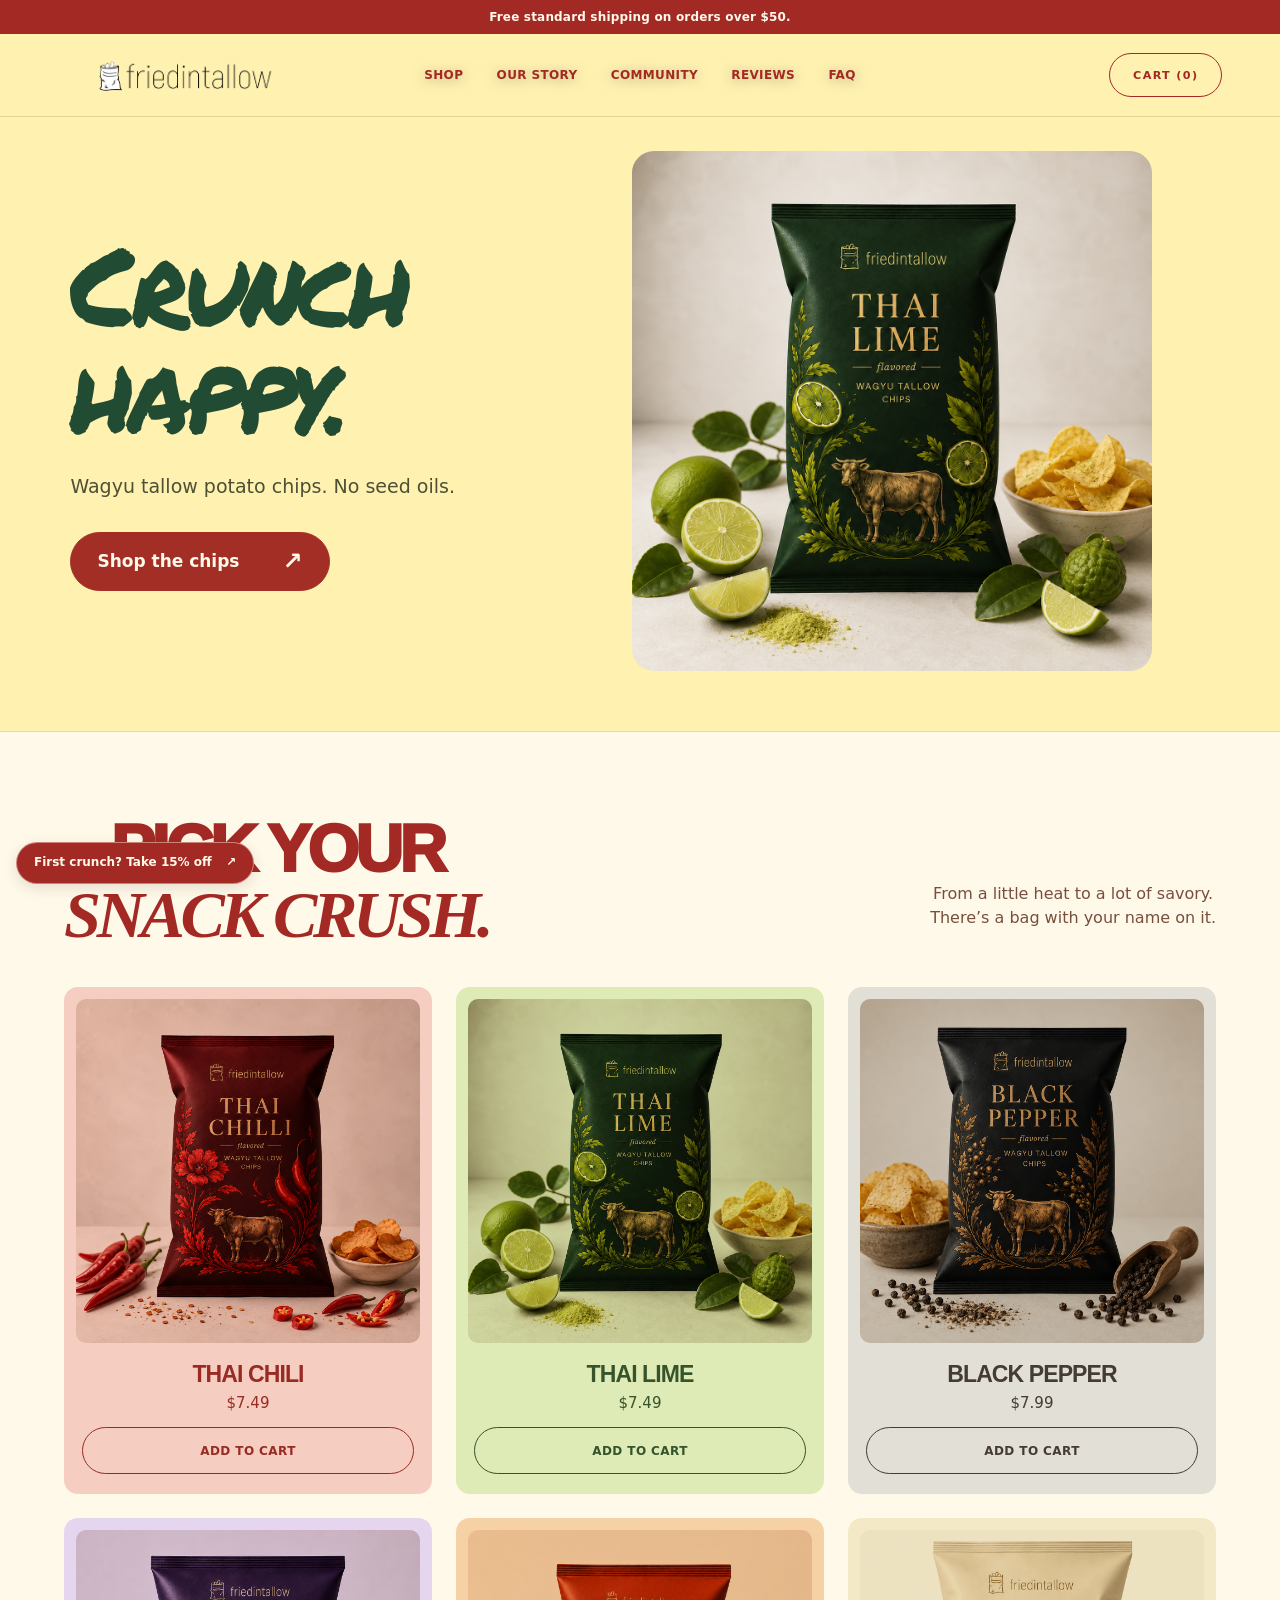
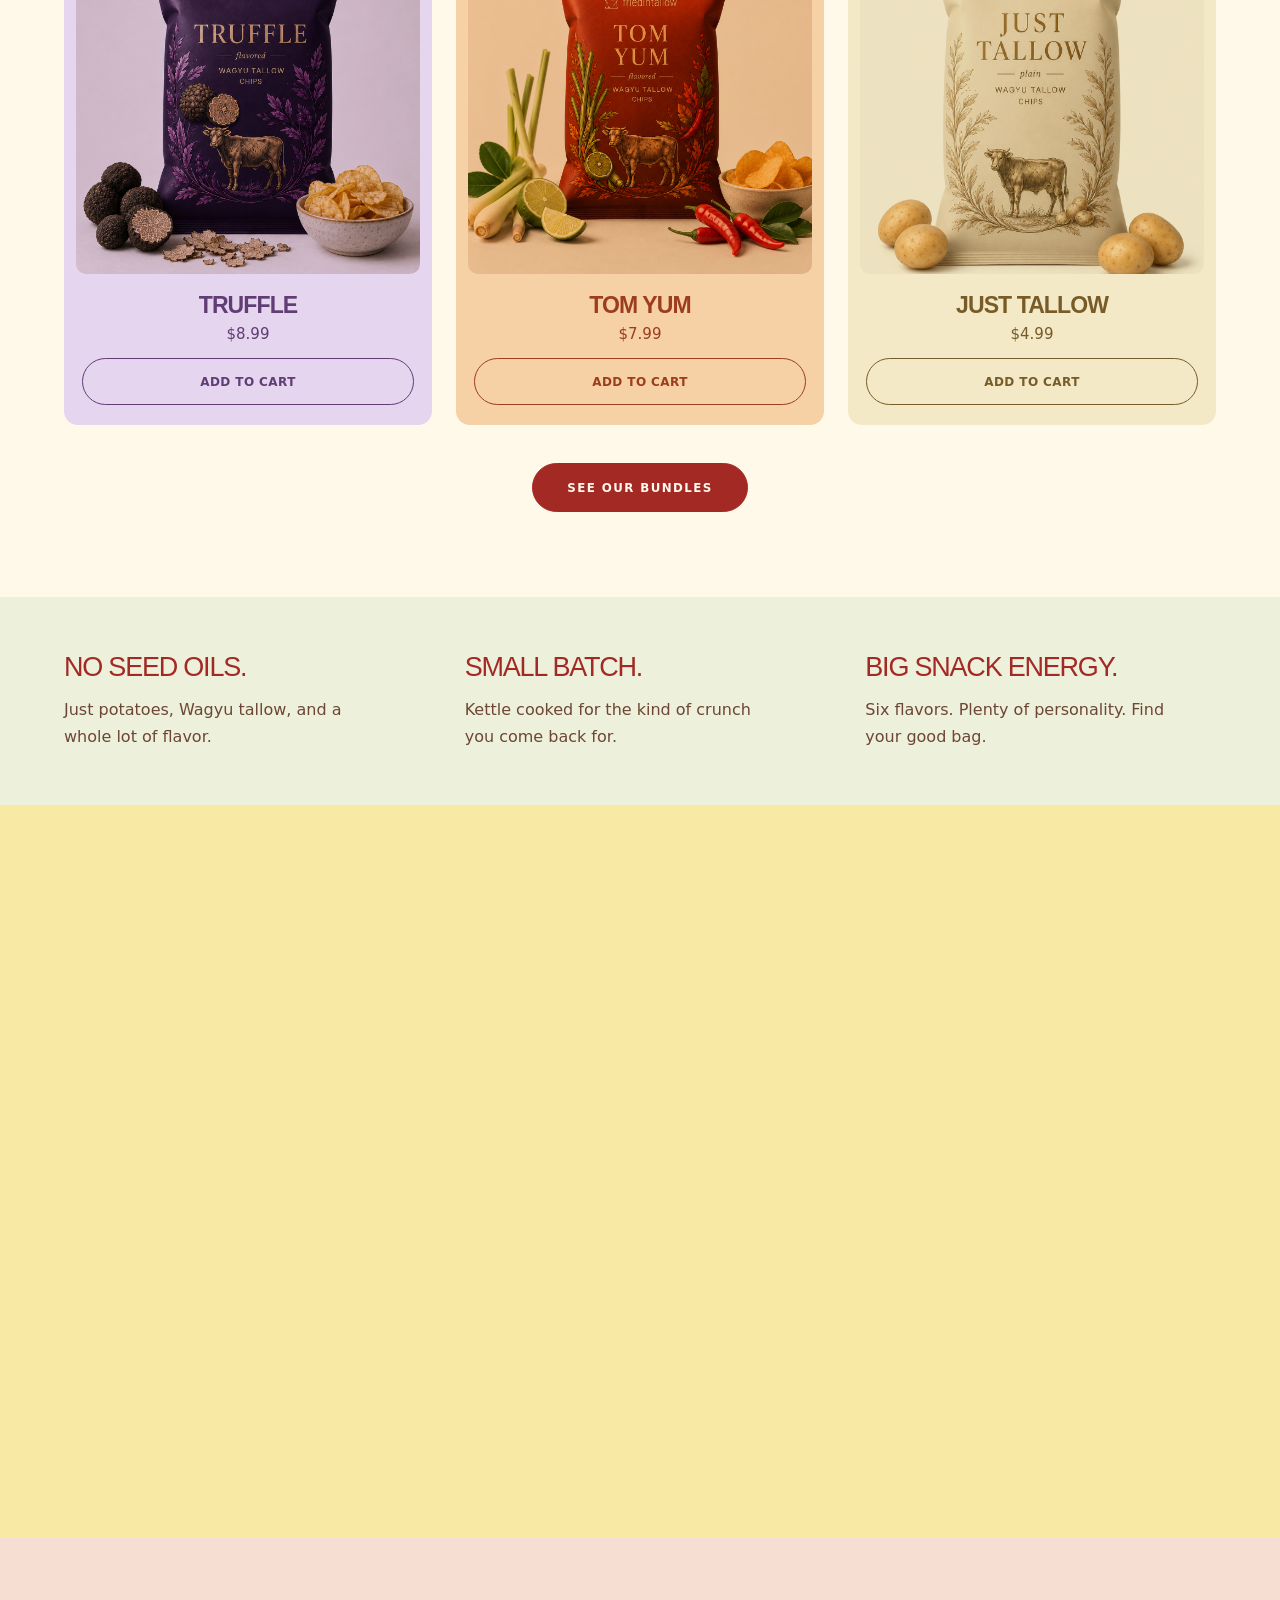
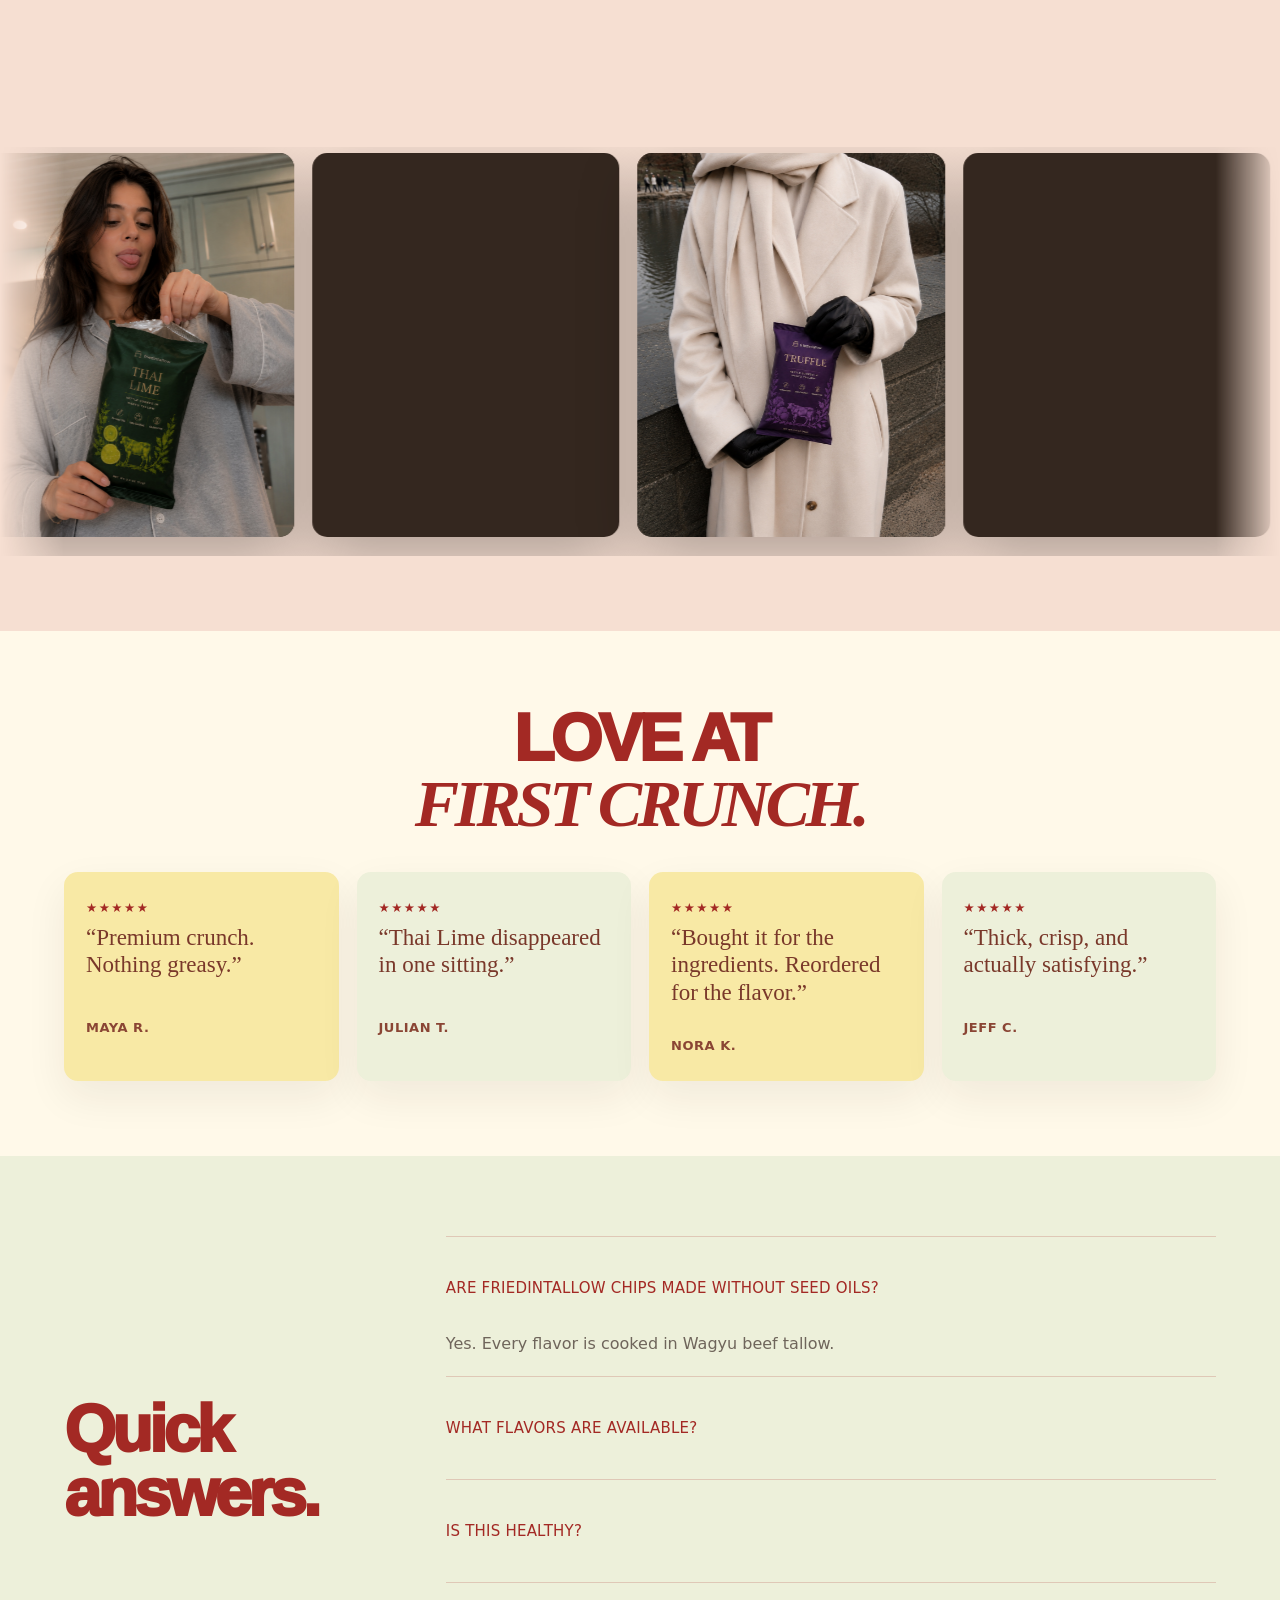
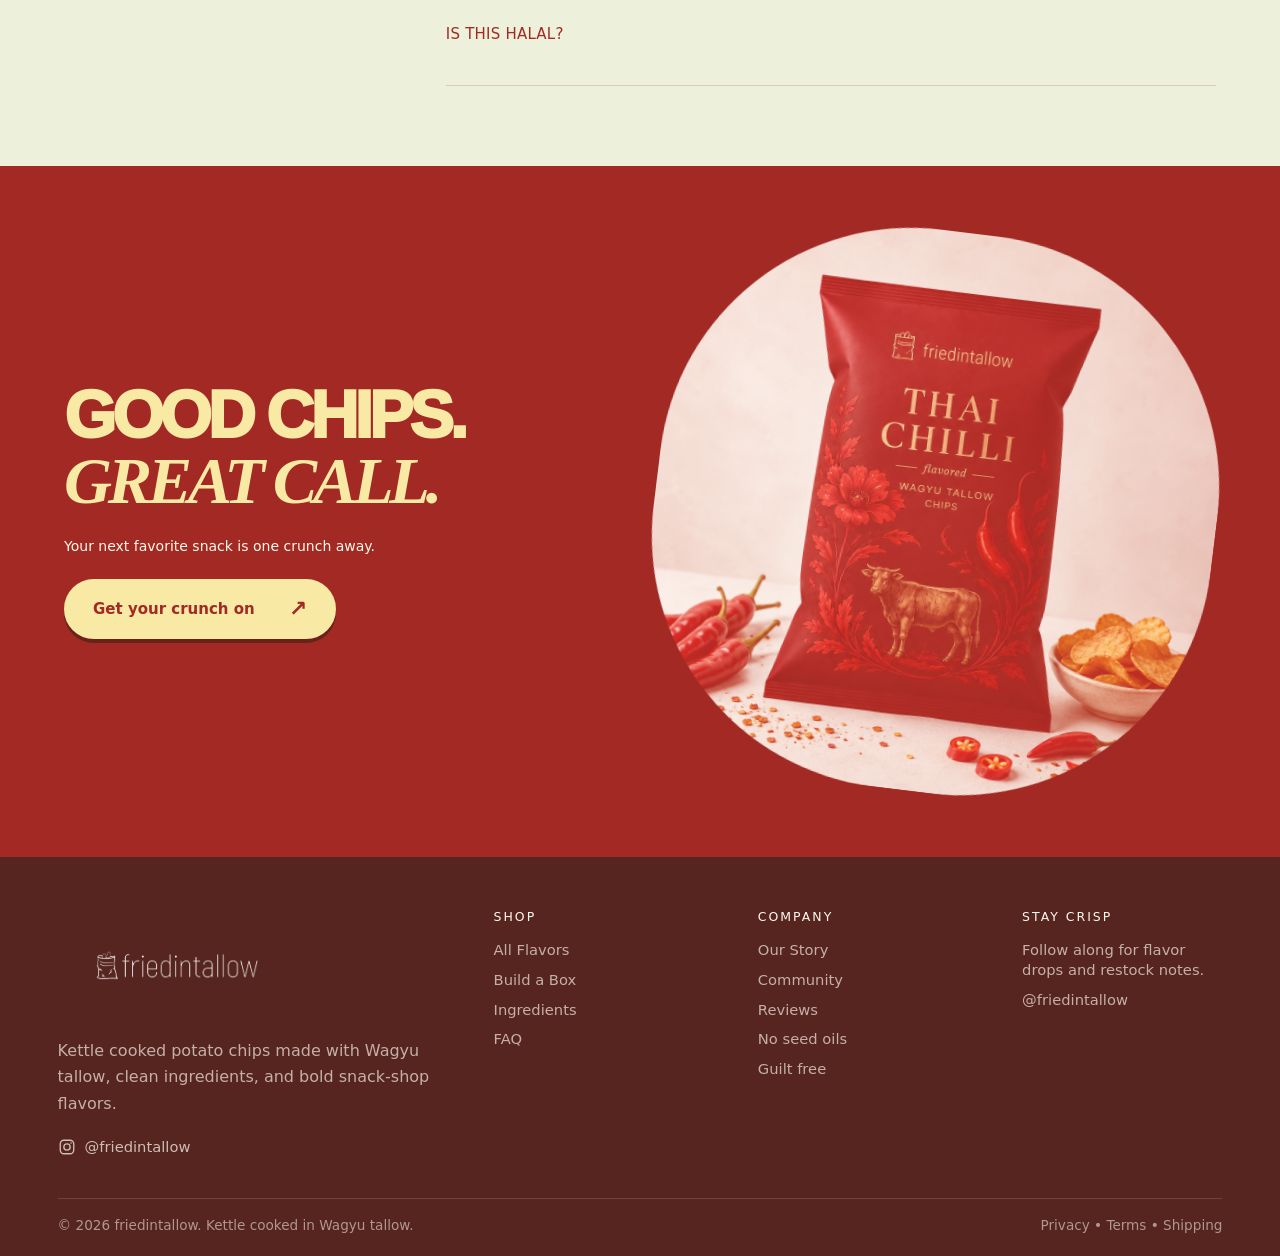
<file: index.html>
<!DOCTYPE html>

<html lang="en">
<head>
<meta charset="utf-8"/>
<meta content="width=device-width, initial-scale=1.0" name="viewport"/>
<title>friedintallow | Tallow Potato Chips</title>
<link rel="icon" type="image/png" href="assets/friedintallow-logo-transparent.png"/>
<link rel="shortcut icon" type="image/png" href="assets/friedintallow-logo-transparent.png"/>
<link rel="apple-touch-icon" href="assets/friedintallow-logo-transparent.png"/>
<style>
    :root {
      --cream: #f4ecdd;
      --cream-2: #fbf7ee;
      --sand: #e5d7c4;
      --ink: #2b231c;
      --muted: #6f655b;
      --line: rgba(43, 35, 28, 0.16);
      --brown: #2b2018;
      --brown-2: #3a2a20;
      --rust: #9b321f;
      --green: #173c26;
      --gold: #b37a25;
      --shadow: 0 28px 80px rgba(36, 26, 17, 0.16);
      --radius: 8px;
    }

    * { box-sizing: border-box; }

    html {
      scroll-behavior: smooth;
      background: var(--cream);
    }

    body {
      margin: 0;
      color: var(--ink);
      background:
        radial-gradient(circle at 8% 2%, rgba(255, 255, 255, 0.92), transparent 32rem),
        linear-gradient(180deg, #f8f0e3 0%, #eee1d0 48%, #f8f1e7 100%);
      font-family: Inter, ui-sans-serif, system-ui, -apple-system, BlinkMacSystemFont, "Segoe UI", sans-serif;
      overflow-x: hidden;
    }

    body::before {
      content: "";
      position: fixed;
      inset: 0;
      z-index: -2;
      pointer-events: none;
      opacity: 0.45;
      background-image:
        linear-gradient(rgba(43, 35, 28, 0.03) 1px, transparent 1px),
        linear-gradient(90deg, rgba(43, 35, 28, 0.025) 1px, transparent 1px);
      background-size: 46px 46px;
      mask-image: linear-gradient(to bottom, black, transparent 80%);
    }

    a { color: inherit; text-decoration: none; }
    img { display: block; max-width: 100%; }
    button, input { font: inherit; }
    button { -webkit-tap-highlight-color: transparent; }
    body.modal-open { overflow: hidden; touch-action: none; }
    :focus-visible {
      outline: 3px solid rgba(155, 50, 31, 0.42);
      outline-offset: 3px;
    }

    .nav {
      position: fixed;
      top: 0;
      left: 0;
      right: 0;
      z-index: 50;
      display: grid;
      grid-template-columns: 1fr auto 1fr;
      align-items: center;
      gap: 28px;
      padding: 31px clamp(40px, 6.3vw, 83px);
      color: var(--ink);
      transition: background 240ms ease, box-shadow 240ms ease, padding 240ms ease;
    }

    .nav.scrolled {
      padding-block: 13px;
      background: rgba(248, 240, 227, 0.88);
      box-shadow: 0 12px 34px rgba(33, 25, 18, 0.08);
      backdrop-filter: blur(18px);
    }

    .logo {
      width: min(279px, 43vw);
      height: 59px;
      object-fit: contain;
      object-position: center;
    }

    .nav-links {
      display: flex;
      justify-content: center;
      align-items: center;
      gap: clamp(18px, 4.5vw, 68px);
      font-size: 0.7rem;
      letter-spacing: 0.18em;
      text-transform: uppercase;
    }

    .nav-links a {
      position: relative;
      padding: 8px 0;
    }

    .nav-links a::after {
      content: "";
      position: absolute;
      left: 0;
      bottom: 0;
      width: 100%;
      height: 1px;
      background: currentColor;
      transform: scaleX(0);
      transform-origin: right;
      transition: transform 220ms ease;
    }

    .nav-links a:hover::after {
      transform: scaleX(1);
      transform-origin: left;
    }

    .cart {
      justify-self: end;
      min-width: 131px;
      padding: 11px 23px;
      border: 1px solid var(--ink);
      border-radius: 999px;
      background: transparent;
      color: var(--ink);
      text-align: center;
      font-size: 0.7rem;
      letter-spacing: 0.12em;
      text-transform: uppercase;
      transition: background 200ms ease, color 200ms ease, transform 200ms ease;
    }

    .cart:hover {
      background: var(--brown);
      color: #fff8ec;
      transform: translateY(-2px);
    }

    .section {
      position: relative;
      min-height: 65vh;
      padding: 70px clamp(20px, 4.5vw, 65px);
      display: grid;
      align-items: center;
      isolation: isolate;
    }

    .section.short {
      min-height: auto;
      padding-block: 54px;
    }

    .hero {
      min-height: 100vh;
      grid-template-columns: minmax(420px, 0.9fr) minmax(460px, 1.1fr);
      gap: clamp(36px, 4vw, 70px);
      padding: 119px clamp(52px, 6.3vw, 97px) 49px;
      background:
        linear-gradient(90deg, rgba(245, 237, 223, 0.94) 0%, rgba(245, 237, 223, 0.74) 29%, rgba(245, 237, 223, 0.08) 52%, rgba(245, 237, 223, 0) 100%),
        url("assets/tallowbackground.png") center / cover no-repeat;
      overflow: hidden;
    }

    .hero::before {
      content: "";
      position: absolute;
      inset: 0;
      z-index: -1;
      opacity: 0.18;
      background:
        radial-gradient(ellipse at 14% 16%, rgba(42, 34, 27, 0.22), transparent 20rem),
        repeating-linear-gradient(126deg, transparent 0 33px, rgba(43, 35, 28, 0.035) 34px 35px);
      mask-image: linear-gradient(116deg, black, transparent 45%);
    }

    .hero::after {
      content: "";
      position: absolute;
      left: 0;
      right: 0;
      bottom: 0;
      z-index: -1;
      height: 16vh;
      background: linear-gradient(180deg, rgba(255, 255, 255, 0), rgba(224, 210, 190, 0.62));
      box-shadow: inset 0 1px rgba(255, 255, 255, 0.58);
    }

    .eyebrow {
      margin: 0 0 16px;
      color: var(--ink);
      font-size: clamp(0.9rem, 1.3vw, 1.19rem);
      letter-spacing: 0.16em;
      text-transform: uppercase;
    }

    h1, h2, h3, p { margin-top: 0; }

    h1 {
      max-width: 576px;
      margin-bottom: 20px;
      font-family: Georgia, "Times New Roman", serif;
      font-size: clamp(5.2rem, 9.2vw, 9.4rem);
      font-weight: 400;
      line-height: 0.82;
      letter-spacing: -0.055em;
    }

    h2 {
      margin-bottom: 20px;
      font-family: Georgia, "Times New Roman", serif;
      font-size: clamp(2.7rem, 5.4vw, 6.1rem);
      font-weight: 400;
      line-height: 0.9;
      letter-spacing: -0.035em;
    }

    h3 {
      margin-bottom: 12px;
      font-size: 0.9rem;
      font-weight: 500;
      letter-spacing: 0.16em;
      text-transform: uppercase;
    }

    .lede {
      max-width: 558px;
      margin-bottom: 27px;
      color: #4c4137;
      font-size: clamp(0.95rem, 1.35vw, 1.22rem);
      line-height: 1.65;
    }

    .button {
      display: inline-flex;
      align-items: center;
      justify-content: center;
      min-height: 49px;
      padding: 0 34px;
      border: 1px solid var(--brown);
      border-radius: 999px;
      background: var(--brown);
      color: #fff8ec;
      font-size: 0.74rem;
      font-weight: 800;
      letter-spacing: 0.12em;
      text-transform: uppercase;
      cursor: pointer;
      transition: transform 200ms ease, background 200ms ease, color 200ms ease, box-shadow 200ms ease;
    }

    .button:hover {
      transform: translateY(-3px);
      box-shadow: 0 18px 36px rgba(43, 32, 24, 0.22);
    }

    .button.light {
      background: transparent;
      color: var(--brown);
    }

    .button.light:hover {
      background: var(--brown);
      color: #fff8ec;
    }

    .hero-actions {
      display: flex;
      flex-wrap: wrap;
      gap: 14px;
      align-items: center;
      margin-bottom: 32px;
    }

    .hero .lede {
      position: relative;
      max-width: 369px;
      margin-bottom: 23px;
      font-size: clamp(1.06rem, 1.62vw, 1.35rem);
      line-height: 1.35;
    }

    .hero .lede::before {
      content: "";
      display: block;
      width: 54px;
      height: 1px;
      margin: 0 0 16px;
      background: var(--ink);
      opacity: 0.76;
    }

    .feature-icons {
      display: grid;
      grid-template-columns: repeat(3, minmax(0, 150px));
      gap: 27px;
      margin-top: 31px;
    }

    .mini-icon {
      display: grid;
      justify-items: center;
      gap: 10px;
      color: #372b22;
      text-align: center;
      font-size: 0.77rem;
    }

    .mini-icon span {
      display: grid;
      place-items: center;
      width: 54px;
      height: 54px;
      border: 1px solid var(--ink);
      border-radius: 50%;
      font-family: Georgia, "Times New Roman", serif;
      width: 49px;
      height: 49px;
      font-size: 1.22rem;
    }

    .story {
      grid-template-columns: minmax(300px, 0.9fr) minmax(0, 1fr);
      gap: clamp(36px, 7vw, 110px);
      min-height: 347px;
      padding-top: 38px;
      padding-bottom: 38px;
      background: #efebe5 url("assets/section2.png") center / cover no-repeat;
      border-top: 1px solid rgba(82, 72, 62, 0.08);
      border-bottom: 1px solid rgba(82, 72, 62, 0.08);
    }

    .engraving {
      display: grid;
      place-items: center;
      min-height: 207px;
      color: #84786c;
    }

    .story-art {
      width: min(560px, 100%);
      opacity: 0;
      pointer-events: none;
    }

    .text-link {
      display: inline-flex;
      align-items: center;
      gap: 18px;
      color: var(--brown);
      font-size: 0.8rem;
      font-weight: 800;
      letter-spacing: 0.12em;
      text-transform: uppercase;
      border-bottom: 1px solid currentColor;
      padding-bottom: 6px;
    }

    .text-link::after {
      content: "\2192";
      font-size: 1.35rem;
      line-height: 1;
      transition: transform 200ms ease;
    }

    .text-link:hover::after { transform: translateX(5px); }

    .flavors {
      background: #f7f1e9;
      text-align: center;
      overflow: hidden;
    }

    .section-kicker {
      margin-bottom: 32px;
      font-size: clamp(1rem, 1.9vw, 1.58rem);
      font-weight: 400;
      letter-spacing: 0.16em;
      text-transform: uppercase;
    }

    .section-kicker::after {
      content: "";
      display: block;
      width: 54px;
      height: 1px;
      margin: 14px auto 0;
      background: currentColor;
    }

    .product-row {
      display: grid;
      grid-template-columns: repeat(4, minmax(180px, 1fr));
      gap: clamp(16px, 2vw, 31px);
      align-items: end;
      max-width: 1098px;
      margin: 0 auto 32px;
    }

    .product-card {
      position: relative;
      padding: 12px;
      border-radius: var(--radius);
      transition: transform 260ms ease;
      display: grid;
      justify-items: center;
    }

    .product-card:hover {
      transform: translateY(-12px);
    }

    .product-card img {
      width: 100%;
      height: 288px;
      max-width: 100%;
      object-fit: cover;
      object-position: center;
      border-radius: 12px;
      filter: none;
      mix-blend-mode: normal;
    }

    .pack {
      position: relative;
      display: grid;
      place-items: center;
      width: min(190px, 100%);
      height: 300px;
      color: #f7e8c9;
      border-radius: 6px 6px 14px 14px;
      background:
        linear-gradient(100deg, rgba(255, 255, 255, 0.16), transparent 22%, rgba(0, 0, 0, 0.13) 86%),
        linear-gradient(180deg, rgba(255, 255, 255, 0.08), transparent 16%),
        var(--pack-color, #8b2f20);
      box-shadow:
        inset 0 8px 0 rgba(0, 0, 0, 0.18),
        inset 0 -9px 0 rgba(0, 0, 0, 0.14),
        0 18px 25px rgba(42, 31, 22, 0.18);
      overflow: hidden;
    }

    .pack::before,
    .pack::after {
      content: "";
      position: absolute;
      left: 0;
      right: 0;
      height: 8px;
      background: repeating-linear-gradient(180deg, rgba(0, 0, 0, 0.18) 0 1px, transparent 1px 3px);
      opacity: 0.7;
    }

    .pack::before { top: 8px; }
    .pack::after { bottom: 8px; }

    .pack-brand {
      position: absolute;
      top: 36px;
      font-size: 0.62rem;
      letter-spacing: 0.06em;
      opacity: 0.9;
    }

    .pack-name {
      max-width: 150px;
      font-family: Georgia, "Times New Roman", serif;
      font-size: 2rem;
      line-height: 0.95;
      letter-spacing: 0.02em;
      text-transform: uppercase;
    }

    .pack-made {
      position: absolute;
      top: 132px;
      font-size: 0.68rem;
      line-height: 1.25;
      opacity: 0.9;
    }

    .pack-icons {
      position: absolute;
      top: 174px;
      display: flex;
      gap: 10px;
      font-size: 0.5rem;
      letter-spacing: 0.02em;
      opacity: 0.75;
    }

    .pack-art {
      position: absolute;
      left: 18px;
      right: 18px;
      bottom: 36px;
      height: 56px;
      border: 1px solid currentColor;
      border-top: 0;
      border-radius: 50%;
      opacity: 0.42;
    }

    .pack.small {
      width: 205px;
      height: 322px;
      transform-origin: center bottom;
    }

    .pack.green { --pack-color: #1f4428; color: #cbdc8f; }
    .pack.gold { --pack-color: #a46e22; color: #f3dfac; }
    .pack.orange { --pack-color: #a9481f; color: #f6d0a2; }
    .pack.cream { --pack-color: #b95d25; color: #ffe0b4; }

    .product-card h3 {
      margin-top: 18px;
      margin-bottom: 4px;
      letter-spacing: 0.12em;
    }

    .product-card p {
      margin: 0;
      color: var(--muted);
      font-size: 0.92rem;
    }

    .benefit-bar {
      display: grid;
      grid-template-columns: repeat(4, minmax(0, 1fr));
      gap: 1px;
      padding: 0 clamp(22px, 5vw, 72px);
      background: rgba(43, 35, 28, 0.11);
    }

    .benefit {
      display: grid;
      grid-template-columns: 48px 1fr;
      gap: 18px;
      align-items: center;
      min-height: 119px;
      padding: 22px clamp(13px, 2.2vw, 29px);
      background: #eadbc8;
      text-align: left;
    }

    .benefit .mini {
      display: grid;
      place-items: center;
      width: 46px;
      height: 46px;
      border: 1px solid var(--ink);
      border-radius: 50%;
      font-family: Georgia, "Times New Roman", serif;
      font-size: 1.25rem;
    }

    .benefit strong {
      display: block;
      margin-bottom: 4px;
      font-size: 0.95rem;
      font-weight: 700;
    }

    .benefit span {
      color: #5b4f45;
      font-size: 0.9rem;
      line-height: 1.35;
    }

    .ingredients {
      grid-template-columns: minmax(0, 0.9fr) minmax(360px, 1.1fr);
      gap: clamp(34px, 7vw, 92px);
      background: #f9f3ea;
    }

    .ingredient-stack {
      display: grid;
      grid-template-columns: repeat(2, minmax(0, 1fr));
      gap: 14px;
    }

    .ingredient-card {
      min-height: 176px;
      padding: 23px;
      border: 1px solid var(--line);
      border-radius: var(--radius);
      background: rgba(255, 255, 255, 0.42);
      box-shadow: 0 16px 42px rgba(43, 32, 24, 0.06);
    }

    .ingredient-card strong {
      display: block;
      margin-bottom: 12px;
      font-family: Georgia, "Times New Roman", serif;
      font-size: 1.62rem;
      font-weight: 400;
    }

    .ingredient-card p {
      color: var(--muted);
      line-height: 1.55;
    }

    .process {
      color: #fff8ed;
      background:
        radial-gradient(circle at 88% 50%, rgba(164, 110, 34, 0.2), transparent 20rem),
        linear-gradient(90deg, rgba(29, 21, 15, 0.98), rgba(64, 43, 31, 0.9)),
        #2b2018;
      overflow: hidden;
    }

    .process .lede {
      color: rgba(255, 248, 237, 0.76);
    }

    .steps {
      display: grid;
      grid-template-columns: repeat(4, minmax(0, 1fr));
      gap: 13px;
      margin-top: 32px;
      max-width: 882px;
    }

    .step {
      min-height: 223px;
      padding: 22px;
      border: 1px solid rgba(255, 248, 237, 0.2);
      border-radius: var(--radius);
      background: rgba(255, 248, 237, 0.08);
      backdrop-filter: blur(10px);
    }

    .step span {
      display: grid;
      place-items: center;
      width: 42px;
      height: 42px;
      margin-bottom: 42px;
      border: 1px solid rgba(255, 248, 237, 0.66);
      border-radius: 50%;
      font-family: Georgia, "Times New Roman", serif;
      font-size: 1.3rem;
    }

    .bundle {
      grid-template-columns: minmax(360px, 1.05fr) minmax(0, 0.95fr);
      gap: clamp(34px, 7vw, 96px);
      background: linear-gradient(180deg, #f8f0e5 0%, #efe2d1 100%);
    }

    .bundle-stage {
      position: relative;
      min-height: 468px;
      border-radius: var(--radius);
      background:
        radial-gradient(circle at 50% 78%, rgba(43, 35, 28, 0.18), transparent 18rem),
        linear-gradient(135deg, #efe0cf, #fff9f0);
      box-shadow: inset 0 0 0 1px var(--line), var(--shadow);
      overflow: hidden;
    }

 .bundle-stage {
  display: flex;
  align-items: center;
  justify-content: center;
  min-height: auto;
  background: transparent;
  box-shadow: none;
  border-radius: 0;
  overflow: visible;
}

.bundle-stage img {
  position: relative;
  width: 100%;
  max-width: 700px;
  height: auto;
  object-fit: contain;
  border-radius: 0;
  filter: drop-shadow(0 22px 26px rgba(42, 31, 22, 0.18));
  mix-blend-mode: normal;
}


    .plans {
      display: grid;
      gap: 12px;
      margin: 28px 0;
    }

    .plan {
      display: flex;
      align-items: center;
      justify-content: space-between;
      gap: 18px;
      padding: 18px 22px;
      border: 1px solid var(--line);
      border-radius: var(--radius);
      background: rgba(255, 255, 255, 0.38);
    }

    .plan strong {
      font-family: Georgia, "Times New Roman", serif;
      font-size: 1.55rem;
      font-weight: 400;
    }

    .plan {
      width: 100%;
      color: inherit;
      font: inherit;
      text-align: left;
      cursor: pointer;
      transition: border-color 180ms ease, background 180ms ease, transform 180ms ease;
    }

    .plan:hover,
    .plan:focus-visible {
      border-color: var(--brown);
      transform: translateY(-1px);
    }

    .plan.active {
      border-color: var(--brown);
      background: var(--brown);
      color: #fff8ed;
    }

    .bundle-builder {
      max-width: 520px;
      margin-top: 22px;
      padding: 20px;
      border: 1px solid var(--line);
      border-radius: var(--radius);
      background: rgba(255, 255, 255, 0.48);
    }

    .bundle-builder-header,
    .bundle-builder-footer,
    .bundle-flavor {
      display: flex;
      align-items: center;
      justify-content: space-between;
      gap: 14px;
    }

    .bundle-progress {
      margin: 0;
      font-size: .86rem;
    }

    .bundle-progress.complete { color: #356a3b; }
    .bundle-progress.over { color: #9e2f24; }

    .bundle-flavors {
      display: grid;
      gap: 8px;
      margin: 18px 0;
    }

    .bundle-flavor {
      padding: 9px 0;
      border-bottom: 1px solid var(--line);
    }

    .bundle-flavor:last-child { border-bottom: 0; }

    .bundle-flavor-name {
      display: flex;
      align-items: center;
      gap: 10px;
      font-weight: 600;
    }

    .bundle-flavor img {
      width: 42px;
      height: 42px;
      object-fit: contain;
    }

    .bundle-quantity {
      display: grid;
      grid-template-columns: 32px 30px 32px;
      align-items: center;
      text-align: center;
    }

    .bundle-quantity button {
      width: 32px;
      height: 32px;
      border: 1px solid var(--line);
      border-radius: 50%;
      background: #fffaf2;
      color: inherit;
      font: inherit;
      cursor: pointer;
    }

    .bundle-reset {
      border: 0;
      background: transparent;
      color: inherit;
      text-decoration: underline;
      cursor: pointer;
    }

    .bundle-add[disabled] {
      opacity: .45;
      cursor: not-allowed;
    }

    .reviews {
      background: #fff8ef;
      text-align: center;
    }

    .quote-grid {
      display: grid;
      grid-template-columns: repeat(3, minmax(0, 1fr));
      gap: 18px;
      max-width: 1160px;
      margin: 0 auto;
    }

    .quote {
      min-height: 252px;
      padding: 31px;
      border: 1px solid var(--line);
      border-radius: var(--radius);
      background: #f3e7d7;
      text-align: left;
    }

    .quote .stars {
      margin-bottom: 22px;
      color: var(--gold);
      letter-spacing: 0.12em;
    }

    .quote p {
      color: #4e433a;
      font-family: Georgia, "Times New Roman", serif;
      font-size: 1.31rem;
      line-height: 1.35;
    }

    .quote strong {
      color: var(--brown);
      font-size: 0.82rem;
      letter-spacing: 0.13em;
      text-transform: uppercase;
    }

    .faq {
      grid-template-columns: minmax(0, 0.8fr) minmax(360px, 1.2fr);
      gap: clamp(34px, 7vw, 96px);
      background: linear-gradient(180deg, #efe1cf, #f9f1e7);
    }

    details {
      border-top: 1px solid var(--line);
      padding: 24px 0;
    }

    details:last-child { border-bottom: 1px solid var(--line); }

    summary {
      cursor: pointer;
      list-style: none;
      font-size: 1.08rem;
      letter-spacing: 0.08em;
      text-transform: uppercase;
    }

    summary::-webkit-details-marker { display: none; }

    details p {
      max-width: 740px;
      margin: 14px 0 0;
      color: var(--muted);
      line-height: 1.7;
    }

    .final {
      min-height: 52vh;
      background:
        linear-gradient(180deg, rgba(43, 32, 24, 0.12), rgba(43, 32, 24, 0.82)),
        url("lastsection.png") center / cover no-repeat;
      color: #fff8ed;
      text-align: center;
    }

    .final-card {
      max-width: 756px;
      margin: auto;
      padding: clamp(30px, 5vw, 58px);
      border: 1px solid rgba(255, 248, 237, 0.22);
      border-radius: var(--radius);
      background: rgba(43, 32, 24, 0.46);
      box-shadow: 0 28px 90px rgba(0, 0, 0, 0.26);
      backdrop-filter: blur(12px);
    }

    .final .lede {
      margin-inline: auto;
      color: rgba(255, 248, 237, 0.78);
    }

    footer {
      padding: 52px clamp(20px, 4.5vw, 65px) 23px;
      background: #1d1510;
      color: rgba(255, 248, 237, 0.72);
    }

    .footer-grid {
      display: grid;
      grid-template-columns: minmax(260px, 1.3fr) repeat(3, minmax(150px, 0.7fr));
      gap: clamp(28px, 5vw, 78px);
      align-items: start;
    }

    .footer-logo {
      width: 225px;
      margin-bottom: 18px;
      filter: invert(1);
      opacity: 0.9;
    }

    .footer-about p {
      max-width: 380px;
      color: rgba(255, 248, 237, 0.66);
      line-height: 1.65;
    }

    .footer-instagram {
      display: inline-flex;
      align-items: center;
      gap: 9px;
      margin-top: 5px;
      color: rgba(255, 248, 237, 0.72);
      font-size: 0.92rem;
      line-height: 1;
      transition: color 180ms ease, transform 180ms ease;
    }

    .footer-instagram:hover {
      color: #fff8ed;
      transform: translateY(-1px);
    }

    .footer-instagram svg {
      width: 18px;
      height: 18px;
      flex: 0 0 auto;
    }

    .footer-col h3 {
      margin-bottom: 16px;
      color: #fff8ed;
      font-size: 0.78rem;
      letter-spacing: 0.16em;
    }

    .footer-col a,
    .footer-col span {
      display: block;
      margin-bottom: 10px;
      color: rgba(255, 248, 237, 0.66);
      font-size: 0.92rem;
      line-height: 1.35;
    }

    .footer-col a:hover {
      color: #fff8ed;
    }

    .newsletter {
      display: flex;
      margin-top: 14px;
      border: 1px solid rgba(255, 248, 237, 0.24);
      border-radius: 999px;
      overflow: hidden;
    }

    .newsletter input {
      min-width: 0;
      width: 100%;
      border: 0;
      padding: 13px 16px;
      color: #fff8ed;
      background: transparent;
      outline: 0;
    }

    .newsletter input::placeholder {
      color: rgba(255, 248, 237, 0.5);
    }

    .newsletter button {
      border: 0;
      padding: 0 18px;
      background: #fff8ed;
      color: #1d1510;
      font-weight: 800;
      letter-spacing: 0.08em;
      text-transform: uppercase;
      cursor: pointer;
    }

    .footer-bottom {
      display: flex;
      justify-content: space-between;
      gap: 18px;
      flex-wrap: wrap;
      margin-top: 38px;
      padding-top: 18px;
      border-top: 1px solid rgba(255, 248, 237, 0.14);
      color: rgba(255, 248, 237, 0.54);
      font-size: 0.85rem;
    }

    .reveal {
      opacity: 0;
      transform: translateY(24px);
      transition: opacity 800ms ease, transform 800ms ease;
    }

    .reveal.visible {
      opacity: 1;
      transform: translateY(0);
    }

    .stagger > * {
      opacity: 0;
      transform: translateY(22px);
      transition: opacity 650ms ease, transform 650ms ease;
    }

    .stagger.visible > * {
      opacity: 1;
      transform: translateY(0);
    }

    .stagger.visible > *:nth-child(2) { transition-delay: 80ms; }
    .stagger.visible > *:nth-child(3) { transition-delay: 160ms; }
    .stagger.visible > *:nth-child(4) { transition-delay: 240ms; }
    .stagger.visible > *:nth-child(5) { transition-delay: 320ms; }

    @keyframes float-bag {
      0%, 100% { transform: translateY(0) rotate(0deg); }
      50% { transform: translateY(-16px) rotate(0.8deg); }
    }

    @keyframes hero-rise {
      from { opacity: 0; transform: translateY(28px) scale(0.985); }
      to { opacity: 1; transform: translateY(0) scale(1); }
    }

    @media (max-width: 1040px) {
      .nav {
        grid-template-columns: auto 1fr auto;
      }

      .nav-links {
        gap: 22px;
      }

      .hero,
      .story,
      .ingredients,
      .bundle,
      .faq {
        grid-template-columns: 1fr;
      }

      .product-row {
        grid-template-columns: repeat(3, minmax(0, 1fr));
      }

      .benefit-bar,
      .steps,
      .quote-grid {
        grid-template-columns: repeat(2, minmax(0, 1fr));
      }
    }

    @media (max-width: 720px) {
      .nav {
        padding: 14px 16px;
        grid-template-columns: 1fr auto;
      }

      .logo {
        width: 171px;
        height: 48px;
      }

      .nav-links {
        display: none;
      }

      .cart {
        min-width: auto;
        padding: 9px 13px;
      }

      .section {
        padding: 65px 16px 50px;
      }

      .hero {
        min-height: 100vh;
        grid-template-columns: 1fr;
        padding-top: 97px;
        padding-bottom: 41vh;
        background:
          linear-gradient(180deg, rgba(245, 237, 223, 0.97) 0%, rgba(245, 237, 223, 0.88) 44%, rgba(245, 237, 223, 0.12) 76%, rgba(245, 237, 223, 0) 100%),
          url("assets/tallowbackground.png") 68% bottom / auto 100% no-repeat;
      }

      .section.short {
        padding-block: 47px;
      }

      .story {
        min-height: auto;
        padding-top: 198px;
        background: #efebe5 url("assets/section2.png") left top / auto 100% no-repeat;
      }

      .footer-grid {
        grid-template-columns: 1fr;
      }

      .newsletter {
        max-width: 420px;
      }

      h1 {
        font-size: clamp(4rem, 20.7vw, 6.1rem);
      }

      .feature-icons,
      .ingredient-stack,
      .product-row,
      .benefit-bar,
      .steps,
      .quote-grid {
        grid-template-columns: 1fr;
      }

      .product-row {
        max-width: 369px;
      }

      .hero-actions {
        align-items: stretch;
        flex-direction: column;
      }

      .button {
        width: 100%;
      }

      .bundle-stage {
        min-height: 360px;
      }

      .bundle-stage img {
        width: 48%;
      }
    }

    /* Mobile navigation, cart, and responsive refinements */
    .mobile-menu-toggle {
      display: none;
      width: 44px;
      height: 44px;
      padding: 10px;
      border: 0;
      background: transparent;
      color: inherit;
      cursor: pointer;
    }

    .mobile-menu-toggle span {
      display: block;
      width: 22px;
      height: 1px;
      margin: 5px auto;
      background: currentColor;
      transition: transform 200ms ease, opacity 200ms ease;
    }

    .mobile-menu-toggle[aria-expanded="true"] span:nth-child(1) {
      transform: translateY(6px) rotate(45deg);
    }

    .mobile-menu-toggle[aria-expanded="true"] span:nth-child(2) { opacity: 0; }

    .mobile-menu-toggle[aria-expanded="true"] span:nth-child(3) {
      transform: translateY(-6px) rotate(-45deg);
    }

    .mobile-menu {
      position: fixed;
      top: 72px;
      left: 12px;
      right: 12px;
      z-index: 49;
      display: grid;
      gap: 2px;
      padding: 12px;
      border: 1px solid var(--line);
      border-radius: 14px;
      background: rgba(248, 240, 227, 0.97);
      box-shadow: var(--shadow);
      backdrop-filter: blur(18px);
    }

    .mobile-menu[hidden] { display: none; }

    .mobile-menu a {
      min-height: 48px;
      display: flex;
      align-items: center;
      padding: 0 14px;
      border-radius: 9px;
      font-size: 0.78rem;
      letter-spacing: 0.13em;
      text-transform: uppercase;
    }

    .mobile-menu a:hover { background: rgba(43, 35, 28, 0.07); }

    .cart {
      min-height: 44px;
      cursor: pointer;
    }

    .add-to-cart {
      min-height: 42px;
      margin-top: 14px;
      padding: 0 22px;
      border: 1px solid var(--brown);
      border-radius: 999px;
      background: transparent;
      color: var(--brown);
      font-size: 0.7rem;
      font-weight: 800;
      letter-spacing: 0.11em;
      text-transform: uppercase;
      cursor: pointer;
      transition: background 180ms ease, color 180ms ease, transform 180ms ease;
    }

    .add-to-cart:hover {
      background: var(--brown);
      color: #fff8ec;
      transform: translateY(-2px);
    }

    .cart-backdrop {
      position: fixed;
      inset: 0;
      z-index: 100;
      display: grid;
      place-items: center;
      padding: 20px;
      background: rgba(29, 21, 16, 0.58);
      opacity: 0;
      visibility: hidden;
      transition: opacity 220ms ease, visibility 220ms ease;
    }

    .cart-backdrop.open {
      opacity: 1;
      visibility: visible;
    }

    .cart-modal {
      width: min(620px, 100%);
      max-height: min(760px, calc(100svh - 40px));
      display: grid;
      grid-template-rows: auto minmax(0, 1fr) auto;
      overflow: hidden;
      border: 1px solid rgba(255, 248, 237, 0.32);
      border-radius: 18px;
      background: var(--cream-2);
      box-shadow: 0 36px 110px rgba(0, 0, 0, 0.34);
      transform: translateY(20px) scale(0.985);
      transition: transform 220ms ease;
    }

    .cart-backdrop.open .cart-modal { transform: translateY(0) scale(1); }

    .cart-modal-header,
    .cart-modal-footer {
      padding: 20px 22px;
      background: rgba(244, 236, 221, 0.96);
    }

    .cart-modal-header {
      display: flex;
      align-items: center;
      justify-content: space-between;
      gap: 18px;
      border-bottom: 1px solid var(--line);
    }

    .cart-modal-header h2 {
      margin: 0;
      font-size: clamp(2rem, 7vw, 3.2rem);
      line-height: 1;
    }

    .cart-close {
      flex: 0 0 auto;
      width: 44px;
      height: 44px;
      border: 1px solid var(--line);
      border-radius: 50%;
      background: transparent;
      color: var(--ink);
      font-size: 1.5rem;
      cursor: pointer;
    }

    .cart-items {
      min-height: 160px;
      overflow-y: auto;
      overscroll-behavior: contain;
      padding: 8px 22px;
    }

    .cart-empty {
      min-height: 220px;
      display: grid;
      place-items: center;
      padding: 30px;
      color: var(--muted);
      text-align: center;
      line-height: 1.6;
    }

    .cart-item {
      display: grid;
      grid-template-columns: 74px minmax(0, 1fr) auto;
      gap: 15px;
      align-items: center;
      padding: 14px 0;
      border-bottom: 1px solid var(--line);
    }

    .cart-item img {
      width: 74px;
      height: 92px;
      object-fit: contain;
      filter: drop-shadow(0 8px 10px rgba(42, 31, 22, 0.12));
      mix-blend-mode: multiply;
    }

    .cart-item-name {
      margin-bottom: 5px;
      font-family: Georgia, "Times New Roman", serif;
      font-size: 1.2rem;
    }

    .cart-item-price { color: var(--muted); font-size: 0.9rem; }

    .bundle-cart-item {
      grid-template-columns: 74px minmax(0, 1fr) auto;
      background: rgba(229, 215, 196, 0.22);
    }

    .bundle-cart-flavors {
      margin-top: 7px;
      color: var(--muted);
      font-size: .8rem;
      line-height: 1.45;
    }

    .bundle-cart-badge {
      display: inline-block;
      margin-bottom: 5px;
      color: var(--rust);
      font-size: .66rem;
      font-weight: 800;
      letter-spacing: .12em;
      text-transform: uppercase;
    }

    .cart-item-actions {
      display: grid;
      justify-items: end;
      gap: 8px;
    }

    .quantity-control {
      display: inline-grid;
      grid-template-columns: 34px 34px 34px;
      align-items: center;
      overflow: hidden;
      border: 1px solid var(--line);
      border-radius: 999px;
      background: rgba(255, 255, 255, 0.5);
    }

    .quantity-control button {
      width: 34px;
      height: 34px;
      border: 0;
      background: transparent;
      cursor: pointer;
    }

    .quantity-control span { text-align: center; font-size: 0.86rem; }

    .remove-item {
      border: 0;
      padding: 3px 0;
      background: transparent;
      color: var(--rust);
      font-size: 0.72rem;
      text-decoration: underline;
      cursor: pointer;
    }

    .cart-modal-footer { border-top: 1px solid var(--line); }

    .cart-summary {
      display: flex;
      align-items: center;
      justify-content: space-between;
      gap: 18px;
      margin-bottom: 14px;
      font-size: 1rem;
    }

    .cart-summary strong {
      font-family: Georgia, "Times New Roman", serif;
      font-size: 1.55rem;
      font-weight: 400;
    }

    .checkout-button { width: 100%; }

    .checkout-button[disabled] {
      opacity: 0.55;
      cursor: not-allowed;
      transform: none;
      box-shadow: none;
    }

    .cart-note,
    .cart-error {
      margin: 10px 0 0;
      font-size: 0.8rem;
      line-height: 1.45;
      text-align: center;
    }

    .cart-note { color: var(--muted); }
    .cart-error { color: var(--rust); }

    .toast {
      position: fixed;
      left: 50%;
      bottom: max(22px, env(safe-area-inset-bottom));
      z-index: 130;
      max-width: calc(100vw - 32px);
      padding: 12px 18px;
      border-radius: 999px;
      background: var(--brown);
      color: #fff8ec;
      font-size: 0.84rem;
      box-shadow: 0 18px 42px rgba(0, 0, 0, 0.25);
      opacity: 0;
      pointer-events: none;
      transform: translate(-50%, 18px);
      transition: opacity 180ms ease, transform 180ms ease;
    }

    .toast.show {
      opacity: 1;
      transform: translate(-50%, 0);
    }

    @media (max-width: 720px) {
      .nav {
        grid-template-columns: minmax(0, 1fr) auto auto;
        gap: 5px;
        padding: 12px max(14px, env(safe-area-inset-right)) 12px max(14px, env(safe-area-inset-left));
      }

      .nav.scrolled { padding-block: 9px; }

      .logo {
        width: min(166px, 46vw);
        height: 48px;
        object-position: left center;
      }

      .mobile-menu-toggle { display: block; }

      .cart {
        min-width: auto;
        min-height: 42px;
        padding: 9px 12px;
        font-size: 0.64rem;
      }

      .section { padding: 62px 18px; }

      .hero {
        min-height: 100svh;
        align-items: start;
        padding: 104px 18px max(300px, 39svh);
      }

      h1 {
        max-width: 100%;
        font-size: clamp(3.65rem, 19vw, 5.5rem);
        line-height: 0.86;
      }

      h2 {
        font-size: clamp(2.45rem, 12vw, 4.4rem);
        line-height: 0.94;
      }

      .hero .lede { max-width: 290px; font-size: 1.05rem; }

      .feature-icons {
        grid-template-columns: repeat(3, minmax(0, 1fr));
        gap: 10px;
      }

      .mini-icon { gap: 8px; font-size: 0.68rem; }

      .mini-icon span {
        width: 44px;
        height: 44px;
        font-size: 1rem;
      }

      .product-row {
        grid-template-columns: repeat(2, minmax(0, 1fr));
        gap: 14px 8px;
        max-width: 520px;
        align-items: stretch;
      }

      .product-card {
        align-content: start;
        padding: 8px 4px 12px;
      }

      .product-card:hover { transform: none; }

      .product-card img { height: clamp(168px, 48vw, 225px); }

      .product-card h3 {
        min-height: 2.3em;
        display: grid;
        place-items: center;
        margin-top: 10px;
        font-size: 0.76rem;
        line-height: 1.2;
      }

      .product-card p { font-size: 0.86rem; }

      .add-to-cart {
        width: 100%;
        min-height: 40px;
        margin-top: 10px;
        padding-inline: 10px;
        font-size: 0.62rem;
      }

      .benefit-bar { padding: 0 18px; }
      .benefit { min-height: 104px; }
      .bundle-stage { min-height: 330px; }
      .bundle-stage img { width: 49%; }
      .quote { min-height: auto; padding: 24px; }
      .final { padding-block: 72px; }
      .final-card { padding: 34px 20px; }
      footer { padding-inline: 18px; }

      .cart-backdrop {
        align-items: end;
        padding: 0;
      }

      .cart-modal {
        width: 100%;
        max-height: min(88svh, 760px);
        border-radius: 20px 20px 0 0;
        transform: translateY(100%);
      }

      .cart-backdrop.open .cart-modal { transform: translateY(0); }

      .cart-modal-header,
      .cart-modal-footer { padding: 17px 16px; }

      .cart-items { padding-inline: 16px; }

      .cart-item {
        grid-template-columns: 60px minmax(0, 1fr);
        gap: 12px;
      }

      .cart-item img {
        width: 60px;
        height: 78px;
      }

      .cart-item-actions {
        grid-column: 2;
        grid-row: 2;
        justify-items: start;
        grid-auto-flow: column;
        align-items: center;
        justify-content: space-between;
        width: 100%;
      }
    }

    @media (max-width: 420px) {
      .nav { padding-inline: 10px; }
      .logo { width: min(142px, 42vw); }
      .mobile-menu-toggle { width: 40px; height: 40px; padding: 8px; }

      .cart {
        min-height: 40px;
        padding-inline: 10px;
        letter-spacing: 0.08em;
      }

      .section,
      .hero { padding-inline: 15px; }

      h1 { font-size: clamp(3.25rem, 18.4vw, 4.6rem); }
      .feature-icons { gap: 6px; }
      .mini-icon { font-size: 0.62rem; }
      .product-row { gap-inline: 5px; }
      .product-card img { height: 160px; }
      .product-card h3 { font-size: 0.7rem; }

      .add-to-cart {
        font-size: 0.58rem;
        letter-spacing: 0.08em;
      }
    }


    /* Editorial product photography */
    .product-story {
      padding-block: clamp(72px, 8vw, 118px);
      background: #eadfce;
      overflow: hidden;
    }

    .product-story-head {
      display: grid;
      grid-template-columns: minmax(0, 0.75fr) minmax(320px, 1.25fr);
      gap: clamp(28px, 7vw, 100px);
      align-items: end;
      max-width: 1280px;
      margin: 0 auto 38px;
    }

    .product-story-head h2 { margin-bottom: 0; }
    .product-story-head .lede { margin-bottom: 0; max-width: 620px; }

    .product-photo-grid {
      display: grid;
      grid-template-columns: 1.2fr 0.8fr 0.8fr;
      grid-template-rows: repeat(2, minmax(190px, 28vw));
      gap: 14px;
      max-width: 1280px;
      margin: 0 auto;
    }

    .product-photo {
      position: relative;
      margin: 0;
      overflow: hidden;
      border-radius: 12px;
      background: #d7c6b1;
      box-shadow: 0 18px 52px rgba(43, 32, 24, 0.12);
    }

    .product-photo:first-child { grid-row: 1 / 3; }
    .product-photo:nth-child(4) { grid-column: 2 / 4; }

    .product-photo img {
      width: 100%;
      height: 100%;
      object-fit: cover;
      transition: transform 700ms cubic-bezier(.2,.7,.2,1);
    }

    .product-photo:hover img { transform: scale(1.035); }

    .product-photo figcaption {
      position: absolute;
      left: 16px;
      bottom: 16px;
      max-width: calc(100% - 32px);
      padding: 9px 12px;
      border: 1px solid rgba(255,255,255,.25);
      border-radius: 999px;
      color: #fff8ed;
      background: rgba(29, 21, 16, .56);
      backdrop-filter: blur(10px);
      font-size: .68rem;
      font-weight: 800;
      letter-spacing: .11em;
      text-transform: uppercase;
    }

    /* Reviews with customer imagery */
    .reviews { overflow: hidden; }

    .review-summary {
      display: flex;
      justify-content: center;
      align-items: center;
      gap: 16px;
      flex-wrap: wrap;
      margin: -10px auto 32px;
      color: var(--muted);
      font-size: .9rem;
    }

    .review-summary strong {
      color: var(--brown);
      font-family: Georgia, "Times New Roman", serif;
      font-size: 1.5rem;
      font-weight: 400;
    }

    .review-card-grid {
      display: grid;
      grid-template-columns: repeat(4, minmax(0, 1fr));
      gap: 16px;
      max-width: 1280px;
      margin: 0 auto;
    }

    .review-card {
      overflow: hidden;
      border: 1px solid var(--line);
      border-radius: 12px;
      background: #f3e7d7;
      text-align: left;
      box-shadow: 0 16px 42px rgba(43, 32, 24, .07);
    }

    .review-card img {
      width: 100%;
      aspect-ratio: 4 / 3;
      object-fit: cover;
      background: #dfcfbc;
    }

    .review-card-body { padding: 22px; }
    .review-card .stars { margin-bottom: 14px; color: var(--gold); letter-spacing: .12em; }

    .review-card blockquote {
      margin: 0 0 18px;
      color: #4e433a;
      font-family: Georgia, "Times New Roman", serif;
      font-size: 1.13rem;
      line-height: 1.42;
    }

    .review-card footer {
      padding: 0;
      background: transparent;
      color: var(--brown);
      font-size: .75rem;
      font-weight: 800;
      letter-spacing: .12em;
      text-transform: uppercase;
    }

    /* Auto-sliding Instagram gallery */
    .instagram-section {
      padding: clamp(70px, 8vw, 110px) 0;
      background: #1d1510;
      color: #fff8ed;
      overflow: hidden;
    }

    .instagram-head {
      display: flex;
      justify-content: space-between;
      align-items: end;
      gap: 26px;
      max-width: 1280px;
      margin: 0 auto 30px;
      padding: 0 clamp(20px, 4.5vw, 65px);
    }

    .instagram-head h2 {
      max-width: 760px;
      margin-bottom: 0;
      font-size: clamp(2.7rem, 5vw, 5.4rem);
    }

    .instagram-handle {
      flex: 0 0 auto;
      padding-bottom: 8px;
      border-bottom: 1px solid rgba(255,248,237,.7);
      font-size: .76rem;
      font-weight: 800;
      letter-spacing: .13em;
      text-transform: uppercase;
    }

    .instagram-viewport {
      width: 100%;
      overflow: hidden;
      mask-image: linear-gradient(90deg, transparent, black 5%, black 95%, transparent);
    }

    .instagram-track {
      display: flex;
      align-items: stretch;
      gap: 18px;
      width: max-content;
      padding: 6px 0 20px;
      animation: instagram-scroll 36s linear infinite;
      will-change: transform;
    }

    .instagram-viewport:hover .instagram-track { animation-play-state: paused; }

    .instagram-set {
      display: flex;
      gap: 18px;
      padding-left: 18px;
    }

    .instagram-card {
      position: relative;
      flex: 0 0 clamp(230px, 24vw, 340px);
      aspect-ratio: 4 / 5;
      overflow: hidden;
      border-radius: 12px;
      background: #34271f;
      box-shadow: 0 22px 60px rgba(0,0,0,.28);
    }

    .instagram-card img {
      width: 100%;
      height: 100%;
      object-fit: cover;
      object-position: center;
      transition: transform 600ms ease;
    }

    .instagram-card:hover img { transform: scale(1.035); }

    .instagram-card::after {
      content: "View post  ↗";
      position: absolute;
      left: 14px;
      right: 14px;
      bottom: 14px;
      padding: 11px 13px;
      border: 1px solid rgba(255,255,255,.2);
      border-radius: 999px;
      color: #fff;
      background: rgba(29,21,16,.55);
      backdrop-filter: blur(10px);
      font-size: .67rem;
      font-weight: 800;
      letter-spacing: .11em;
      text-transform: uppercase;
      opacity: 0;
      transform: translateY(7px);
      transition: opacity 220ms ease, transform 220ms ease;
    }

    .instagram-card:hover::after { opacity: 1; transform: translateY(0); }

    @keyframes instagram-scroll {
      from { transform: translateX(0); }
      to { transform: translateX(calc(-50% - 9px)); }
    }

    @media (max-width: 1040px) {
      .product-story-head { grid-template-columns: 1fr; align-items: start; }
      .review-card-grid { grid-template-columns: repeat(2, minmax(0, 1fr)); }
    }

    @media (max-width: 720px) {
      .product-story { padding-inline: 16px; }

      .product-photo-grid {
        grid-template-columns: 1fr 1fr;
        grid-template-rows: 310px 190px 220px;
        gap: 10px;
      }

      .product-photo:first-child { grid-column: 1 / 3; grid-row: auto; }
      .product-photo:nth-child(4) { grid-column: 1 / 3; }
      .product-photo figcaption { left: 10px; bottom: 10px; font-size: .58rem; }

      .review-card-grid {
        display: flex;
        overflow-x: auto;
        scroll-snap-type: x mandatory;
        padding: 0 18px 12px;
        margin-inline: -18px;
      }

      .review-card {
        flex: 0 0 min(82vw, 330px);
        scroll-snap-align: center;
      }

      .instagram-head { align-items: start; flex-direction: column; }
      .instagram-card { flex-basis: min(76vw, 300px); }
      .instagram-track { animation-duration: 30s; }
    }

    @media (prefers-reduced-motion: reduce) {
      html { scroll-behavior: auto; }
      *, *::before, *::after {
        animation-duration: 0.01ms !important;
        animation-iteration-count: 1 !important;
        transition-duration: 0.01ms !important;
      }
    }



    /* Visual-first revision */
    .hero {
      min-height: 92vh;
    }

    .hero .reveal {
      max-width: 620px;
    }

    .instagram-section {
      padding-block: clamp(48px, 6vw, 78px);
    }

    .instagram-head {
      margin-bottom: 22px;
    }

    .instagram-head h2 {
      max-width: 620px;
      font-size: clamp(2.25rem, 4.5vw, 4.7rem);
    }

    .flavors {
      padding-top: clamp(58px, 7vw, 90px);
      padding-bottom: clamp(58px, 7vw, 88px);
    }

    .section-kicker {
      margin-bottom: 24px;
      font-size: clamp(1rem, 1.5vw, 1.3rem);
    }

    .product-story {
      padding-block: clamp(58px, 7vw, 90px);
    }

    .product-story-head {
      display: block;
      margin-bottom: 24px;
    }

    .product-story-head h2 {
      max-width: 720px;
      font-size: clamp(3rem, 6vw, 6.4rem);
    }

    .product-photo-grid {
      grid-template-rows: repeat(2, minmax(230px, 31vw));
    }

    .proof-strip {
      display: grid;
      grid-template-columns: repeat(4, minmax(0, 1fr));
      background: #1d1510;
      color: #fff8ed;
    }

    .proof-item {
      min-height: 168px;
      display: grid;
      align-content: space-between;
      padding: 26px clamp(20px, 3vw, 44px);
      border-right: 1px solid rgba(255,255,255,.14);
    }

    .proof-item:last-child {
      border-right: 0;
    }

    .proof-item span {
      color: rgba(255,248,237,.48);
      font-size: .72rem;
      letter-spacing: .16em;
    }

    .proof-item strong {
      max-width: 220px;
      font-family: Georgia, "Times New Roman", serif;
      font-size: clamp(1.4rem, 2.3vw, 2.4rem);
      font-weight: 400;
      line-height: 1;
    }

    .bundle {
      min-height: auto;
      padding-block: clamp(62px, 8vw, 104px);
    }

    .bundle h2 {
      max-width: 560px;
      font-size: clamp(3.2rem, 6.2vw, 6.6rem);
    }

    .plans {
      max-width: 520px;
    }

    .reviews {
      padding-top: clamp(58px, 7vw, 88px);
      padding-bottom: clamp(62px, 8vw, 104px);
    }

    .review-card {
      background: #efe2d0;
    }

    .review-card img {
      aspect-ratio: 4 / 5;
    }

    .review-card-body {
      padding: 16px 18px 18px;
    }

    .review-card .stars {
      margin-bottom: 9px;
      font-size: .78rem;
    }

    .review-card blockquote {
      min-height: 2.8em;
      margin-bottom: 12px;
      font-size: 1rem;
      line-height: 1.35;
    }

    .faq {
      min-height: auto;
      padding-block: clamp(58px, 7vw, 92px);
      grid-template-columns: minmax(240px, .55fr) minmax(0, 1.45fr);
    }

    .faq h2 {
      font-size: clamp(2.7rem, 4.8vw, 5rem);
    }

    details {
      padding: 18px 0;
    }

    details p {
      margin-top: 10px;
      line-height: 1.5;
    }

    .final {
      min-height: 62vh;
    }

    .final-card {
      max-width: 660px;
    }

    .final-card h2 {
      font-size: clamp(3rem, 6vw, 6.3rem);
    }

    .final-card .lede {
      margin-bottom: 24px;
    }

    @media (max-width: 900px) {
      .proof-strip {
        grid-template-columns: repeat(2, minmax(0, 1fr));
      }

      .proof-item:nth-child(2) {
        border-right: 0;
      }

      .proof-item:nth-child(-n+2) {
        border-bottom: 1px solid rgba(255,255,255,.14);
      }
    }

    @media (max-width: 720px) {
      .hero {
        min-height: 88svh;
      }

      .instagram-section {
        padding-block: 42px;
      }

      .instagram-head h2 {
        font-size: clamp(2.25rem, 12vw, 3.8rem);
      }

      .product-story {
        padding-top: 52px;
      }

      .product-story-head h2 {
        font-size: clamp(3rem, 15vw, 4.8rem);
      }

      .product-photo-grid {
        grid-template-rows: 360px 205px 250px;
      }

      .proof-item {
        min-height: 132px;
        padding: 20px;
      }

      .proof-item strong {
        font-size: clamp(1.35rem, 6vw, 2rem);
      }

      .bundle {
        padding-top: 54px;
      }

      .faq {
        grid-template-columns: 1fr;
      }

      .final {
        min-height: 56svh;
      }
    }


    /* Centered hero with image */
    .hero.hero-centered {
      min-height: 100vh;
      display: grid;
      place-items: center;
      grid-template-columns: 1fr;
      text-align: center;
      padding: 120px clamp(20px, 4vw, 48px) 70px;
      background:
        radial-gradient(circle at 50% 0%, rgba(255,255,255,0.95), transparent 30rem),
        linear-gradient(180deg, #f8f0e3 0%, #efe1cf 56%, #f8f1e7 100%);
      overflow: hidden;
    }

    .hero.hero-centered::before {
      content: "";
      position: absolute;
      inset: 0;
      z-index: -1;
      opacity: 0.18;
      background:
        radial-gradient(circle at 50% 22%, rgba(42, 34, 27, 0.12), transparent 20rem),
        linear-gradient(180deg, rgba(255,255,255,0.6), transparent 22rem);
      pointer-events: none;
    }

    .hero.hero-centered::after {
      display: none;
    }

    .hero-center-wrap {
      width: min(860px, 100%);
      display: grid;
      justify-items: center;
    }

    .hero.hero-centered .eyebrow {
      margin-bottom: 14px;
    }

    .hero.hero-centered h1 {
      max-width: 820px;
      margin-inline: auto;
      margin-bottom: 14px;
      font-size: clamp(4.2rem, 9vw, 8.6rem);
      line-height: 0.86;
      text-align: center;
    }

    .hero.hero-centered .lede {
      max-width: 520px;
      margin: 0 auto 26px;
      font-size: clamp(1rem, 1.7vw, 1.28rem);
      line-height: 1.45;
      text-align: center;
    }

    .hero.hero-centered .lede::before {
      display: none;
    }

    .hero-media {
      width: min(520px, 92vw);
      margin: 10px auto 28px;
      padding: clamp(14px, 2vw, 24px);
      border-radius: 24px;
      background: rgba(255, 255, 255, 0.42);
      box-shadow: 0 26px 70px rgba(36, 26, 17, 0.12);
      backdrop-filter: blur(8px);
    }

    .hero-media img {
      width: 100%;
      height: auto;
      object-fit: contain;
      filter: drop-shadow(0 28px 36px rgba(42, 31, 22, 0.18));
      mix-blend-mode: normal;
    }

    .hero.hero-centered .hero-actions {
      justify-content: center;
      margin-bottom: 28px;
    }

    .hero.hero-centered .feature-icons {
      grid-template-columns: repeat(3, minmax(0, 150px));
      justify-content: center;
      margin-top: 0;
    }

    @media (max-width: 720px) {
      .hero.hero-centered {
        min-height: auto;
        padding: 104px 18px 54px;
      }

      .hero.hero-centered h1 {
        font-size: clamp(3.4rem, 16vw, 5.3rem);
      }

      .hero.hero-centered .lede {
        max-width: 300px;
        margin-bottom: 20px;
      }

      .hero-media {
        width: min(360px, 100%);
        margin-bottom: 22px;
        border-radius: 18px;
      }

      .hero.hero-centered .feature-icons {
        grid-template-columns: repeat(3, minmax(0, 1fr));
        width: 100%;
        max-width: 360px;
        gap: 10px;
      }
    }

    @media (max-width: 420px) {
      .hero.hero-centered {
        padding-inline: 14px;
      }

      .hero-media {
        width: 100%;
        padding: 12px;
      }
    }


    /* ===============================================================
       FINAL HERO + MOBILE INSTAGRAM FIXES
       =============================================================== */

    /* Full-background centered hero */
    .hero.hero-centered {
      position: relative;
      min-height: 100vh;
      display: grid;
      grid-template-columns: 1fr;
      place-items: center;
      isolation: isolate;
      overflow: hidden;
      padding: 128px clamp(20px, 4vw, 48px) 74px;
      color: #fff8ed;
      text-align: center;
      background:
        linear-gradient(
          180deg,
          rgba(20, 14, 10, 0.30) 0%,
          rgba(20, 14, 10, 0.42) 48%,
          rgba(20, 14, 10, 0.68) 100%
        ),
        url("assets/tallowbackground.png") center center / cover no-repeat;
    }

    .hero.hero-centered::before {
      content: "";
      position: absolute;
      inset: 0;
      z-index: -1;
      pointer-events: none;
      opacity: 1;
      background:
        radial-gradient(
          circle at 50% 42%,
          rgba(0, 0, 0, 0.02),
          rgba(0, 0, 0, 0.16) 72%
        );
      mask-image: none;
      -webkit-mask-image: none;
    }

    .hero.hero-centered::after {
      display: none;
    }

    .hero-center-wrap {
      position: relative;
      z-index: 2;
      width: min(880px, 100%);
      display: grid;
      justify-items: center;
      max-width: 880px;
      padding: clamp(24px, 4vw, 48px);
      border: 1px solid rgba(255, 248, 237, 0.20);
      border-radius: 22px;
      background: rgba(29, 21, 16, 0.20);
      box-shadow: 0 28px 90px rgba(0, 0, 0, 0.16);
      backdrop-filter: blur(4px);
      -webkit-backdrop-filter: blur(4px);
    }

    .hero.hero-centered .eyebrow {
      margin-bottom: 15px;
      color: #fff8ed;
      text-shadow: 0 3px 18px rgba(0, 0, 0, 0.38);
    }

    .hero.hero-centered h1 {
      max-width: 850px;
      margin: 0 auto 17px;
      color: #fff8ed;
      font-size: clamp(4.2rem, 9.5vw, 8.8rem);
      line-height: 0.86;
      text-align: center;
      text-shadow: 0 8px 34px rgba(0, 0, 0, 0.38);
    }

    .hero.hero-centered .lede {
      max-width: 520px;
      margin: 0 auto 29px;
      color: rgba(255, 248, 237, 0.94);
      font-size: clamp(1rem, 1.7vw, 1.3rem);
      line-height: 1.45;
      text-align: center;
      text-shadow: 0 4px 22px rgba(0, 0, 0, 0.40);
    }

    .hero.hero-centered .lede::before {
      display: none;
    }

    .hero.hero-centered .hero-actions {
      justify-content: center;
      margin-bottom: 31px;
    }

    .hero.hero-centered .button {
      border-color: #fff8ed;
      background: #fff8ed;
      color: #2b2018;
    }

    .hero.hero-centered .button:hover {
      background: transparent;
      color: #fff8ed;
    }

    .hero.hero-centered .feature-icons {
      width: 100%;
      grid-template-columns: repeat(3, minmax(0, 150px));
      justify-content: center;
      gap: 24px;
      margin-top: 0;
    }

    .hero.hero-centered .mini-icon {
      color: #fff8ed;
      text-shadow: 0 3px 16px rgba(0, 0, 0, 0.36);
    }

    .hero.hero-centered .mini-icon span {
      border-color: rgba(255, 248, 237, 0.76);
      color: #fff8ed;
      background: rgba(29, 21, 16, 0.18);
    }

    /* Keep the navigation visible on the hero */
    .nav:not(.scrolled) {
      color: #fff8ed;
      text-shadow: 0 2px 14px rgba(0, 0, 0, 0.36);
    }

    .nav:not(.scrolled) .logo {
      filter: brightness(0) invert(1);
    }

    .nav:not(.scrolled) .cart {
      border-color: rgba(255, 248, 237, 0.86);
      color: #fff8ed;
      background: rgba(29, 21, 16, 0.12);
      backdrop-filter: blur(8px);
      -webkit-backdrop-filter: blur(8px);
    }

    .nav.scrolled {
      color: var(--ink);
      text-shadow: none;
    }

    .nav.scrolled .logo {
      filter: none;
    }

    /* Correct infinite Instagram marquee */
    .instagram-viewport {
      width: 100%;
      overflow: hidden;
      -webkit-mask-image:
        linear-gradient(90deg, transparent, #000 5%, #000 95%, transparent);
      mask-image:
        linear-gradient(90deg, transparent, #000 5%, #000 95%, transparent);
    }

    .instagram-track {
      display: flex;
      width: max-content;
      align-items: stretch;
      gap: 18px;
      padding: 6px 0 20px;
      transform: translate3d(0, 0, 0);
      animation: instagram-scroll-fixed 42s linear infinite !important;
      will-change: transform;
      backface-visibility: hidden;
      -webkit-backface-visibility: hidden;
    }

    .instagram-set {
      display: flex;
      flex: 0 0 auto;
      gap: 18px;
      padding: 0;
    }

    .instagram-card {
      flex: 0 0 clamp(230px, 24vw, 340px);
      transform: translateZ(0);
      -webkit-transform: translateZ(0);
    }

    @keyframes instagram-scroll-fixed {
      from {
        transform: translate3d(0, 0, 0);
      }

      to {
        /*
          The track contains two equal sets separated by an 18px gap.
          Half of that middle gap is 9px.
        */
        transform: translate3d(calc(-50% - 9px), 0, 0);
      }
    }

    .instagram-viewport:hover .instagram-track,
    .instagram-viewport:focus-within .instagram-track {
      animation-play-state: paused;
    }

    @media (max-width: 720px) {
      .hero.hero-centered {
        min-height: 100svh;
        align-items: center;
        padding: 104px 16px 50px;
        background:
          linear-gradient(
            180deg,
            rgba(20, 14, 10, 0.28) 0%,
            rgba(20, 14, 10, 0.44) 50%,
            rgba(20, 14, 10, 0.72) 100%
          ),
          url("assets/tallowbackground.png") center center / cover no-repeat;
      }

      .hero-center-wrap {
        width: 100%;
        max-width: 620px;
        padding: 28px 18px;
        border-radius: 17px;
      }

      .hero.hero-centered h1 {
        font-size: clamp(3.35rem, 16vw, 5.35rem);
      }

      .hero.hero-centered .lede {
        max-width: 310px;
        margin-bottom: 23px;
      }

      .hero.hero-centered .hero-actions {
        width: min(340px, 100%);
        margin-bottom: 28px;
      }

      .hero.hero-centered .button {
        width: 100%;
      }

      .hero.hero-centered .feature-icons {
        width: 100%;
        max-width: 370px;
        grid-template-columns: repeat(3, minmax(0, 1fr));
        gap: 9px;
      }

      .instagram-viewport {
        /*
          Mobile Safari can be unreliable when mask-image has only the
          unprefixed property. Both versions are kept above.
        */
        touch-action: pan-y;
      }

      .instagram-track {
        gap: 12px;
        animation-duration: 31s !important;
      }

      .instagram-set {
        gap: 12px;
      }

      .instagram-card {
        flex-basis: min(76vw, 300px);
      }

      @keyframes instagram-scroll-fixed {
        from {
          transform: translate3d(0, 0, 0);
        }

        to {
          /*
            The mobile gap between the two sets is 12px.
            Half of the middle gap is 6px.
          */
          transform: translate3d(calc(-50% - 6px), 0, 0);
        }
      }
    }

    @media (max-width: 420px) {
      .hero.hero-centered {
        padding-inline: 12px;
      }

      .hero-center-wrap {
        padding: 25px 14px;
      }

      .instagram-card {
        flex-basis: 78vw;
      }
    }


    /* ===============================================================
       CLEAN HERO — NO CARD, NO FEATURE ICONS
       =============================================================== */

    .hero.hero-centered {
      min-height: 100vh;
      display: grid;
      place-items: center;
      padding: 120px 24px 70px;
      text-align: center;
      color: #fff8ed;
      background:
        linear-gradient(
          180deg,
          rgba(20, 14, 10, 0.26) 0%,
          rgba(20, 14, 10, 0.42) 52%,
          rgba(20, 14, 10, 0.64) 100%
        ),
        url("assets/tallowbackground.png") center center / cover no-repeat;
    }

    .hero-center-wrap {
      position: relative;
      z-index: 2;
      width: min(900px, 100%);
      max-width: 900px;
      display: grid;
      justify-items: center;
      padding: 0;
      border: 0;
      border-radius: 0;
      background: transparent;
      box-shadow: none;
      backdrop-filter: none;
      -webkit-backdrop-filter: none;
    }

    .hero.hero-centered .eyebrow {
      margin-bottom: 16px;
      color: #fff8ed;
      text-shadow: 0 3px 18px rgba(0, 0, 0, 0.36);
    }

    .hero.hero-centered h1 {
      max-width: 880px;
      margin: 0 auto 18px;
      color: #fff8ed;
      font-size: clamp(4.3rem, 9.8vw, 9rem);
      line-height: 0.85;
      text-align: center;
      text-shadow: 0 8px 34px rgba(0, 0, 0, 0.40);
    }

    .hero.hero-centered .lede {
      max-width: 540px;
      margin: 0 auto 30px;
      color: rgba(255, 248, 237, 0.94);
      font-size: clamp(1rem, 1.7vw, 1.3rem);
      line-height: 1.45;
      text-align: center;
      text-shadow: 0 4px 20px rgba(0, 0, 0, 0.38);
    }

    .hero.hero-centered .lede::before {
      display: none;
    }

    .hero.hero-centered .hero-actions {
      justify-content: center;
      margin: 0;
    }

    .hero.hero-centered .button {
      border-color: #fff8ed;
      background: #fff8ed;
      color: #2b2018;
    }

    .hero.hero-centered .button:hover {
      background: transparent;
      color: #fff8ed;
    }

    @media (max-width: 720px) {
      .hero.hero-centered {
        min-height: 100svh;
        padding: 104px 18px 54px;
        background:
          linear-gradient(
            180deg,
            rgba(20, 14, 10, 0.24) 0%,
            rgba(20, 14, 10, 0.42) 50%,
            rgba(20, 14, 10, 0.68) 100%
          ),
          url("assets/tallowbackground.png") center center / cover no-repeat;
      }

      .hero-center-wrap {
        width: 100%;
        padding: 0;
      }

      .hero.hero-centered h1 {
        font-size: clamp(3.5rem, 16.5vw, 5.5rem);
      }

      .hero.hero-centered .lede {
        max-width: 320px;
        margin-bottom: 24px;
      }

      .hero.hero-centered .hero-actions {
        width: min(340px, 100%);
      }

      .hero.hero-centered .button {
        width: 100%;
      }
    }


    /* Reliable Instagram loop for desktop and mobile browsers. */
    #instagram {
      scroll-margin-top: 80px;
    }

    .instagram-track {
      animation: none !important;
      transform: translate3d(0, 0, 0);
      will-change: transform;
      contain: layout paint;
    }



    /* FriedInTallow image CTA — replaces "Better fat. Better crunch." */
    .final-cta {
      position: relative;
      width: 100%;
      min-height: 0;
      padding: 0;
      overflow: hidden;
      background: #f7efdf;
    }

    .final-cta-image {
      display: block;
      width: 100%;
      height: auto;
      max-width: none;
    }

    /* Invisible link positioned over the button inside friedintallowcta.png. */
    .final-cta-link {
      position: absolute;
      left: 69.7%;
      top: 63.1%;
      width: 20.2%;
      height: 9.2%;
      z-index: 3;
      display: block;
      border-radius: 999px;
      cursor: pointer;
    }

    .final-cta-link span {
      position: absolute;
      width: 1px;
      height: 1px;
      padding: 0;
      margin: -1px;
      overflow: hidden;
      clip: rect(0, 0, 0, 0);
      white-space: nowrap;
      border: 0;
    }

    .final-cta-link:hover {
      background: rgba(255, 255, 255, 0.08);
    }

    .final-cta-link:focus-visible {
      outline: 3px solid #ffffff;
      outline-offset: 4px;
    }

    @media (max-width: 720px) {
      .final-cta {
        overflow-x: auto;
        overscroll-behavior-x: contain;
      }

      .final-cta-image {
        min-width: 700px;
      }

      .final-cta-link {
        left: calc(700px * 0.697);
        top: calc(700px * 0.4285 * 0.631);
        width: calc(700px * 0.202);
        height: calc(700px * 0.4285 * 0.092);
      }
    }

/* ================= PRODUCT MODAL ================= */
.product-card{cursor:pointer}.product-card .add-to-cart{position:relative;z-index:2}
.product-backdrop{position:fixed;inset:0;z-index:110;display:grid;place-items:center;padding:24px;background:rgba(29,21,16,.7);backdrop-filter:blur(10px);opacity:0;visibility:hidden;transition:.22s ease}
.product-backdrop.open{opacity:1;visibility:visible}
.product-modal{position:relative;display:grid;grid-template-columns:minmax(0,1.06fr) minmax(340px,.94fr);width:min(1040px,100%);max-height:min(760px,calc(100vh - 48px));overflow:hidden;border-radius:18px;background:var(--cream-2);box-shadow:0 34px 100px rgba(0,0,0,.34);transform:translateY(18px) scale(.985);transition:transform .24s ease}
.product-backdrop.open .product-modal{transform:none}
.product-close{position:absolute;z-index:5;top:15px;right:15px;display:grid;place-items:center;width:42px;height:42px;border:1px solid var(--line);border-radius:50%;background:rgba(251,247,238,.92);color:var(--ink);font-size:1.65rem;cursor:pointer}
.product-gallery{position:relative;height:min(712px,calc(100vh - 48px));min-height:0;overflow:hidden;background:#eadcca}
.product-slides{display:flex;height:100%;transition:transform .36s cubic-bezier(.2,.75,.25,1);touch-action:pan-y}
.product-slide{flex:0 0 100%;display:grid;place-items:center;min-width:0;height:100%;padding:0}
.product-slide img{display:block;width:100%;height:100%;max-width:none;max-height:none;object-fit:cover;object-position:center}
.gallery-arrow{position:absolute;top:50%;z-index:3;width:42px;height:42px;border:1px solid var(--line);border-radius:50%;background:rgba(251,247,238,.9);color:var(--ink);font-size:1.35rem;cursor:pointer;transform:translateY(-50%)}
.gallery-prev{left:16px}.gallery-next{right:16px}
.gallery-dots{position:absolute;z-index:3;bottom:19px;left:50%;display:flex;gap:8px;transform:translateX(-50%)}
.gallery-dot{width:8px;height:8px;padding:0;border:0;border-radius:50%;background:rgba(43,35,28,.26);cursor:pointer}.gallery-dot.active{width:25px;border-radius:99px;background:var(--rust)}
.product-details{display:flex;flex-direction:column;padding:clamp(38px,5vw,68px);overflow-y:auto}.product-details h2{margin-bottom:12px;font-size:clamp(3rem,5vw,5.1rem)}
.product-price{margin-bottom:24px;font-family:Georgia,"Times New Roman",serif;font-size:1.45rem}.product-description{color:#55483d;line-height:1.7}
.product-ingredients{margin-top:20px;padding-top:18px;border-top:1px solid var(--line)}.product-ingredients strong{display:block;margin-bottom:7px;font-size:.72rem;letter-spacing:.12em;text-transform:uppercase}.product-ingredients p{margin:0;color:var(--muted);font-size:.84rem;line-height:1.6}
.product-highlights{display:grid;grid-template-columns:1fr 1fr;gap:10px;margin:22px 0 28px;padding:0;list-style:none}.product-highlights li{padding:12px;border:1px solid var(--line);border-radius:7px;font-size:.78rem;font-weight:700;letter-spacing:.07em;text-transform:uppercase}
.modal-buy-row{display:grid;grid-template-columns:108px 1fr;gap:12px;margin-top:auto}.modal-quantity{display:grid;grid-template-columns:34px 1fr 34px;align-items:center;border:1px solid var(--line);border-radius:99px;text-align:center}.modal-quantity button{border:0;background:none;font-size:1.2rem;cursor:pointer}
@media(max-width:760px){.product-backdrop{align-items:end;padding:0}.product-modal{grid-template-columns:1fr;width:100%;max-height:94vh;overflow-y:auto;border-radius:18px 18px 0 0}.product-gallery{height:46svh;min-height:320px;flex:0 0 auto}.product-details{padding:30px 24px 24px;overflow:visible}.product-details h2{font-size:3.2rem}}

/* ================= FIRST-ORDER PROMO ================= */
.promo-backdrop{position:fixed;inset:0;z-index:140;display:grid;place-items:center;padding:22px;background:rgba(29,21,16,.66);backdrop-filter:blur(9px);opacity:0;visibility:hidden;transition:opacity .28s ease,visibility .28s ease}
.promo-backdrop.open{opacity:1;visibility:visible}
.promo-modal{position:relative;width:min(510px,100%);padding:clamp(38px,7vw,64px);overflow:hidden;border:1px solid rgba(132,94,54,.2);border-radius:22px;background:linear-gradient(145deg,#fffaf1 0%,#f0dfc9 100%);box-shadow:0 32px 90px rgba(23,16,11,.38);text-align:center;transform:translateY(20px) scale(.975);transition:transform .34s cubic-bezier(.2,.8,.2,1)}
.promo-backdrop.open .promo-modal{transform:none}
.promo-modal::before{content:"";position:absolute;inset:-120px auto auto -110px;width:260px;height:260px;border:1px solid rgba(155,50,31,.13);border-radius:50%;box-shadow:0 0 0 34px rgba(155,50,31,.04),0 0 0 68px rgba(155,50,31,.025);pointer-events:none}
.promo-close{position:absolute;z-index:2;top:14px;right:14px;display:grid;place-items:center;width:40px;height:40px;border:1px solid var(--line);border-radius:50%;background:rgba(255,250,241,.82);color:var(--ink);font-size:1.45rem;line-height:1;cursor:pointer;transition:transform .2s ease,background .2s ease}
.promo-close:hover{transform:rotate(6deg);background:#fffaf1}
.promo-kicker{position:relative;margin:0 0 12px;color:var(--rust);font-size:.72rem;font-weight:800;letter-spacing:.18em;text-transform:uppercase}
.promo-modal h2{position:relative;margin:0;font-size:clamp(3.25rem,8vw,5.25rem);line-height:.88;letter-spacing:-.045em}
.promo-copy{position:relative;max-width:350px;margin:20px auto 25px;color:#5f5145;line-height:1.6}
.promo-form{position:relative;display:grid;grid-template-columns:minmax(0,1fr) auto;gap:9px}
.promo-form input{min-width:0;height:52px;padding:0 17px;border:1px solid rgba(82,59,41,.28);border-radius:999px;background:rgba(255,255,255,.7);color:var(--ink);outline:none}
.promo-form input:focus{border-color:var(--rust);box-shadow:0 0 0 3px rgba(155,50,31,.1)}
.promo-form button{height:52px;padding:0 22px;border:0;border-radius:999px;background:var(--rust);color:#fff8ec;font-weight:800;cursor:pointer;transition:transform .2s ease,background .2s ease}
.promo-form button:hover{transform:translateY(-2px);background:#7f2819}
.promo-fine-print{margin:14px 0 0;color:#806f61;font-size:.72rem}
.promo-success{position:relative;margin-top:24px;padding:20px;border:1px dashed rgba(155,50,31,.38);border-radius:14px;background:rgba(255,255,255,.48)}
.promo-success p{margin:0 0 9px;color:#665447;font-size:.78rem;font-weight:700;letter-spacing:.08em;text-transform:uppercase}
.promo-code{display:inline-flex;align-items:center;gap:10px;padding:10px 16px;border-radius:999px;background:var(--ink);color:#fff8ec;font-size:1.05rem;font-weight:900;letter-spacing:.14em}
@media(max-width:560px){.promo-backdrop{align-items:end;padding:12px}.promo-modal{padding:45px 23px 34px;border-radius:20px}.promo-form{grid-template-columns:1fr}.promo-form button{width:100%}}
@media(prefers-reduced-motion:reduce){.promo-backdrop,.promo-modal,.promo-close,.promo-form button{transition:none}}

/* ================= COMPACT LANDING BUNDLE ================= */
.bundle{grid-template-columns:minmax(300px,.82fr) minmax(0,1.18fr);align-items:center;gap:clamp(30px,5vw,68px);padding-block:clamp(58px,6vw,84px)}
.bundle-stage{height:clamp(390px,38vw,520px);min-height:0;overflow:visible;border:0;border-radius:0;background:transparent;box-shadow:none}
.bundle-stage img{width:100%;height:100%;max-width:620px;object-fit:contain;object-position:center;border-radius:22px;filter:none;transform:scale(1.35);transform-origin:center}
.bundle .plans{grid-template-columns:repeat(3,minmax(0,1fr));gap:8px;margin:20px 0}
.bundle .plan{display:grid;justify-items:start;gap:4px;padding:14px 16px}
.bundle .bundle-builder{max-width:none;margin-top:16px;padding:16px}
.bundle .bundle-flavors{grid-template-columns:repeat(2,minmax(0,1fr));gap:0 16px;margin:12px 0}
.bundle .bundle-flavor{min-width:0;padding:7px 0}
@media(max-width:980px){.bundle{grid-template-columns:1fr}.bundle-stage{width:100%;height:min(58vw,440px)}}
@media(max-width:720px){.bundle{padding-block:46px}.bundle-stage{height:clamp(280px,78vw,390px)}.bundle-stage img{width:100%;transform:scale(1.12)}.bundle .plan{padding:12px 10px}.bundle .plan strong{font-size:1.1rem}.bundle .bundle-flavors{grid-template-columns:1fr}.bundle .bundle-builder{padding:14px}}
</style>
<meta name="description" content="Big flavor. Proper crunch. Discover potato chips kettle cooked in Wagyu tallow, without seed oils. Shop six flavors or build your own box.">
<link rel="preload" as="image" href="thailimemain.png">
<link rel="preload" as="font" type="font/ttf" href="assets/fonts/PermanentMarker-Regular.ttf" crossorigin>
  <link rel="stylesheet" href="assets/experience/site.css">
  <script src="assets/experience/availability.js"></script>
  <script src="assets/experience/site.js" defer></script>
  <link rel="stylesheet" href="assets/experience/home.css">
  <link rel="stylesheet" href="assets/experience/hero.css">
</head>
<body class="fit-home">
<nav aria-label="Primary navigation" class="nav">
<a aria-label="friedIntallow home" href="#top">
<img alt="FriedIntallow" class="logo" src="assets/friedintallow-logo-transparent.png"/>
</a>
<div class="nav-links"><a href="shop.html">Shop</a><a href="story.html">Our Story</a><a href="community.html">Community</a><a href="#reviews">Reviews</a><a href="#faq">FAQ</a></div>
<button aria-controls="mobile-menu" aria-expanded="false" aria-label="Open navigation menu" class="mobile-menu-toggle" type="button">
<span></span><span></span><span></span>
</button>
<button aria-controls="cart-modal" aria-expanded="false" class="cart" type="button">Cart (<span id="cart-count">0</span>)</button>
</nav>
<div class="mobile-menu" hidden="" id="mobile-menu"><a href="shop.html">Shop</a><a href="story.html">Our Story</a><a href="community.html">Community</a><a href="#reviews">Reviews</a><a href="#faq">FAQ</a></div>
<main id="top">
<div class="fit-announcement">Free standard shipping on orders over $50.</div>
<section aria-labelledby="hero-title" class="brand-hero">
  <div class="brand-hero-copy">
    <h1 id="hero-title">Crunch<br><em>happy.</em></h1>
    <p class="brand-hero-description">Wagyu tallow potato chips. No seed oils.</p>
    <a class="brand-hero-cta" href="shop.html">Shop the chips <span aria-hidden="true">↗</span></a>
  </div>
  <figure class="brand-hero-media"><img src="thailimemain.png" alt="Thai Lime FriedIntallow chips with fresh limes and a bowl of golden potato chips" width="1254" height="1254" fetchpriority="high" decoding="async"></figure>
</section>
<section class="section short flavors" id="shop">
<div class="reveal">
<div class="flavor-heading"><h2>PICK YOUR<br><em>SNACK CRUSH.</em></h2><p>From a little heat to a lot of savory.<br>There’s a bag with your name on it.</p></div>
</div>
<div class="product-row stagger">
<article class="product-card" data-product-id="thai-chili" data-flavor="thai-chili" data-product-image="thaichilimain.png?v=20260815-1" data-product-name="Thai Chili" data-product-price="7.49">
<img alt="Thai Chili FriedIntallow chips" src="thaichilimain.png?v=20260815-1"/>
<h3>Thai Chili</h3>
<p>$7.49</p>
<button class="add-to-cart" type="button">Add to cart</button>
</article>
<article class="product-card" data-product-id="thai-lime" data-flavor="thai-lime" data-product-image="thailimemain.png?v=20260815-1" data-product-name="Thai Lime" data-product-price="7.49">
<img alt="Thai Lime FriedIntallow chips" src="thailimemain.png?v=20260815-1"/>
<h3>Thai Lime</h3>
<p>$7.49</p>
<button class="add-to-cart" type="button">Add to cart</button>
</article>
<article class="product-card" data-product-id="black-pepper" data-flavor="black-pepper" data-product-image="blackpeppermain.png?v=20260815-1" data-product-name="Black Pepper" data-product-price="7.99">
<img alt="Black Pepper FriedIntallow chips" src="blackpeppermain.png?v=20260815-1"/>
<h3>Black Pepper</h3>
<p>$7.99</p>
<button class="add-to-cart" type="button">Add to cart</button>
</article>
<article class="product-card" data-product-id="truffle" data-flavor="truffle" data-product-image="trufflemain.png?v=20260815-1" data-product-name="Truffle" data-product-price="8.99">
<img alt="Truffle FriedIntallow chips" src="trufflemain.png?v=20260815-1"/>
<h3>Truffle</h3>
<p>$8.99</p>
<button class="add-to-cart" type="button">Add to cart</button>
</article>
<article class="product-card" data-product-id="tom-yum" data-flavor="tom-yum" data-product-image="tomyummain.png?v=20260815-1" data-product-name="Tom Yum" data-product-price="7.99">
<img alt="Tom Yum FriedIntallow chips" src="tomyummain.png?v=20260815-1"/>
<h3>Tom Yum</h3>
<p>$7.99</p>
<button class="add-to-cart" type="button">Add to cart</button>
</article>
<article class="product-card" data-product-id="just-tallow" data-flavor="just-tallow" data-product-image="just-tallow-hero.png" data-product-name="Just Tallow" data-product-price="4.99">
<img alt="Just Tallow plain Wagyu tallow chips" src="just-tallow-hero.png"/>
<h3>Just Tallow</h3>
<p>$4.99</p>
<button class="add-to-cart" type="button">Add to cart</button>
</article>
</div>
<a class="button" href="shop.html#bundles">See our bundles</a>
</section>
<section id="ingredients" class="open-benefits" aria-label="The good stuff"><div><h3>No seed oils.</h3><p>Just potatoes, Wagyu tallow, and a whole lot of flavor.</p></div><div><h3>Small batch.</h3><p>Kettle cooked for the kind of crunch you come back for.</p></div><div><h3>Big snack energy.</h3><p>Six flavors. Plenty of personality. Find your good bag.</p></div></section>
<section class="section bundle" id="bundles">
<div aria-label="FriedIntallow flavor bundle" class="bundle-stage reveal">
<img alt="Thai Chili and Thai Lime flavor inspiration" src="thaichilimain.png?v=20260815-1"/>
</div>
<div class="reveal">

<h2>YOUR BOX.<br><em>YOUR RULES.</em></h2><p class="bundle-intro">A little of this. A lot of that. Mix your favorite flavors into one seriously good delivery.</p>
<div aria-label="Choose a bundle size" class="plans" role="group">
<button aria-pressed="true" class="plan active" data-bundle-price="15" data-bundle-size="3" type="button"><strong>3 Bags</strong><span>$15</span></button>
<button aria-pressed="false" class="plan" data-bundle-price="25" data-bundle-size="6" type="button"><strong>6 Bags</strong><span>$25</span></button>
<button aria-pressed="false" class="plan" data-bundle-price="35" data-bundle-size="12" type="button"><strong>12 Bags</strong><span>$35</span></button>
</div>
<div class="bundle-builder" id="bundle-builder">
<div class="bundle-builder-header"><strong>Choose your flavors</strong><p aria-live="polite" class="bundle-progress" id="bundle-progress">0 of 3 bags selected</p></div>
<div class="bundle-flavors" id="bundle-flavors"></div>
<div class="bundle-builder-footer"><button class="bundle-reset" id="bundle-reset" type="button">Reset</button><button class="button bundle-add" disabled id="bundle-add" type="button">Add 3-bag box · $15</button></div>
</div>
</div>
</section>
<section aria-labelledby="instagram-title" class="instagram-section" id="instagram">
<div class="instagram-head reveal"><div><h2 id="instagram-title">FriedIntallow, everywhere.</h2></div><a class="instagram-handle" href="https://instagram.com/friedintallow" rel="noopener" target="_blank">@friedintallow</a></div>
<div aria-label="Instagram photo gallery" class="instagram-viewport">
<div class="instagram-track">

  <!-- ORIGINAL IMAGE SET -->
  <div class="instagram-set">

    <a
      class="instagram-card"
      href="https://instagram.com/friedintallow"
      rel="noopener"
      target="_blank"
    >
      <img
        src="insta1.png"
        alt="FriedIntallow Instagram post 1"
        width="1080"
        height="1350"
        loading="eager"
        decoding="async"
      />
    </a>

    <a
      class="instagram-card"
      href="https://instagram.com/friedintallow"
      rel="noopener"
      target="_blank"
    >
      <img
        src="insta2.png"
        alt="FriedIntallow Instagram post 2"
        width="1080"
        height="1350"
        loading="eager"
        decoding="async"
      />
    </a>

    <a
      class="instagram-card"
      href="https://instagram.com/friedintallow"
      rel="noopener"
      target="_blank"
    >
      <img
        src="insta3.png"
        alt="FriedIntallow Instagram post 3"
        width="1080"
        height="1350"
        loading="eager"
        decoding="async"
      />
    </a>

    <a
      class="instagram-card"
      href="https://instagram.com/friedintallow"
      rel="noopener"
      target="_blank"
    >
      <img
        src="insta4.png"
        alt="FriedIntallow Instagram post 4"
        width="1080"
        height="1350"
        loading="eager"
        decoding="async"
      />
    </a>



    <a
      class="instagram-card"
      href="https://instagram.com/friedintallow"
      rel="noopener"
      target="_blank"
    >
      <img
        src="insta6.png"
        alt="FriedIntallow Instagram post 6"
        width="1080"
        height="1350"
        loading="eager"
        decoding="async"
      />
    </a>

    <a
      class="instagram-card"
      href="https://instagram.com/friedintallow"
      rel="noopener"
      target="_blank"
    >
      <img
        src="insta7.png"
        alt="FriedIntallow Instagram post 7"
        width="1080"
        height="1350"
        loading="eager"
        decoding="async"
      />
    </a>

    <a
      class="instagram-card"
      href="https://instagram.com/friedintallow"
      rel="noopener"
      target="_blank"
    >
      <img
        src="insta8.png"
        alt="FriedIntallow Instagram post 8"
        width="1080"
        height="1350"
        loading="eager"
        decoding="async"
      />
    </a>



    <a class="instagram-card" href="https://instagram.com/friedintallow" rel="noopener" target="_blank">
      <img src="instav2.png?v=20260808-2" alt="FriedIntallow Instagram post 10" width="1080" height="1350" loading="lazy" decoding="async" />
    </a>

    <a class="instagram-card" href="https://instagram.com/friedintallow" rel="noopener" target="_blank">
      <img src="instav3.png?v=20260808-2" alt="FriedIntallow Instagram post 11" width="1080" height="1350" loading="lazy" decoding="async" />
    </a>



    <a class="instagram-card" href="https://instagram.com/friedintallow" rel="noopener" target="_blank">
      <img src="instav5.png?v=20260808-2" alt="FriedIntallow Instagram post 13" width="1080" height="1350" loading="lazy" decoding="async" />
    </a>



  </div>


</div>
</div>
</section>
<section class="section short reviews" id="reviews">
<div class="reveal">
<h2>LOVE AT<br><em>FIRST CRUNCH.</em></h2>
</div>
<div class="review-card-grid stagger">
<article class="review-card">
<div class="review-card-body">
<div aria-label="5 out of 5 stars" class="stars">★★★★★</div>
<blockquote>“Premium crunch. Nothing greasy.”</blockquote>
<footer>Maya R.</footer>
</div>
</article>
<article class="review-card">
<div class="review-card-body">
<div aria-label="5 out of 5 stars" class="stars">★★★★★</div>
<blockquote>“Thai Lime disappeared in one sitting.”</blockquote>
<footer>Julian T.</footer>
</div>
</article>
<article class="review-card">
<div class="review-card-body">
<div aria-label="5 out of 5 stars" class="stars">★★★★★</div>
<blockquote>“Bought it for the ingredients. Reordered for the flavor.”</blockquote>
<footer>Nora K.</footer>
</div>
</article>
<article class="review-card">
<div class="review-card-body">
<div aria-label="5 out of 5 stars" class="stars">★★★★★</div>
<blockquote>“Thick, crisp, and actually satisfying.”</blockquote>
<footer>Jeff C.</footer>
</div>
</article>
</div>
</section>
<section class="section faq" id="faq">
<div class="reveal">

<h2>Quick answers.</h2>
</div>
<div class="reveal">
<details open="">
<summary>Are friedintallow chips made without seed oils?</summary>
<p>Yes. Every flavor is cooked in Wagyu beef tallow.</p>
</details>
<details>
<summary>What flavors are available?</summary>
<p>Thai Chili, Thai Lime, Black Pepper, Truffle, Tom Yum, and Just Tallow — our plain two-ingredient chips.</p>
</details>
<details>
<summary>Is this healthy?</summary>
<p>It is still a snack. Check the nutrition label and enjoy it as part of a balanced diet.</p>
</details>
<details>
<summary>Is this halal?</summary>
<p>While we use Australian Wagyu tallow, and the farms we source from are certified halal, we did not certify our product as halal yet.</p>
</details>
</div>
</section>
<section class="fit-closing"><div><h2>GOOD CHIPS.<br><em>GREAT CALL.</em></h2><p>Your next favorite snack is one crunch away.</p><a class="fit-button" href="shop.html">Get your crunch on <span aria-hidden="true">↗</span></a></div><img src="thaichilimain.png" alt="Thai Chili Wagyu tallow chips" loading="lazy" width="1254" height="1254"></section>
</main>
<button class="welcome-trigger" type="button" aria-controls="promo-modal">First crunch? Take 15% off <span aria-hidden="true">↗</span></button>
<!-- FIRST-ORDER PROMO -->
<div aria-hidden="true" class="promo-backdrop" id="promo-backdrop">
<section aria-labelledby="promo-title" aria-modal="true" class="promo-modal" id="promo-modal" role="dialog" tabindex="-1">
<button aria-label="Close offer" class="promo-close" type="button">×</button>
<p class="promo-kicker">A crisp welcome</p>
<h2 id="promo-title">Take 15% off</h2>
<p class="promo-copy">Your first order deserves a little extra crunch. Your welcome code is on us.</p>
<form class="promo-form" id="promo-form">
<button type="submit">Get my code</button>
</form>
<p class="promo-fine-print">First orders only. No email signup needed.</p>
<div class="promo-success" id="promo-success" hidden aria-live="polite">
<p>Your 15% off code</p>
<span class="promo-code">WELCOME15</span>
</div>
</section>
</div>
<!-- PRODUCT DETAIL MODAL -->
<div aria-hidden="true" class="product-backdrop" id="product-backdrop">
<section aria-labelledby="product-modal-title" aria-modal="true" class="product-modal" id="product-modal" role="dialog" tabindex="-1">
<button aria-label="Close product details" class="product-close" type="button">×</button>
<div class="product-gallery" aria-label="Product photos">
<div class="product-slides" id="product-slides"></div>
<button aria-label="Previous photo" class="gallery-arrow gallery-prev" type="button">‹</button>
<button aria-label="Next photo" class="gallery-arrow gallery-next" type="button">›</button>
<div class="gallery-dots" id="gallery-dots"></div>
</div>
<div class="product-details">
<p class="eyebrow">Kettle cooked in Wagyu tallow</p>
<h2 id="product-modal-title"></h2>
<p class="product-price" id="product-modal-price"></p>
<p class="product-description" id="product-modal-description"></p>
<div class="product-ingredients"><strong>Ingredients</strong><p id="product-modal-ingredients"></p></div>
<ul class="product-highlights"><li>No seed oils</li><li>Guilt free</li><li>Small batch</li><li>Serious crunch</li></ul>
<div class="modal-buy-row">
<div class="modal-quantity" aria-label="Quantity"><button id="modal-quantity-down" type="button">−</button><span id="modal-quantity-value">1</span><button id="modal-quantity-up" type="button">+</button></div>
<button class="button" id="modal-add-to-cart" type="button">Add to cart</button>
</div>
</div>
</section>
</div>
<div aria-hidden="true" class="cart-backdrop" id="cart-backdrop">
<section aria-labelledby="cart-title" aria-modal="true" class="cart-modal" id="cart-modal" role="dialog" tabindex="-1">
<div class="cart-modal-header">
<h2 id="cart-title">Your cart</h2>
<button aria-label="Close cart" class="cart-close" type="button">×</button>
</div>
<div aria-live="polite" class="cart-items" id="cart-items"></div>
<div class="cart-modal-footer">
<div class="cart-summary"><span>Subtotal</span><strong id="cart-subtotal">$0.00</strong></div>
<button class="button checkout-button" disabled="" id="checkout-button" type="button">Buy now</button>
<p class="cart-note">Taxes and shipping are calculated securely at checkout.</p>
<p class="cart-error" hidden="" id="cart-error" role="alert"></p>
</div>
</section>
</div>
<div aria-live="polite" class="toast" id="toast" role="status"></div>
<footer>
<div class="footer-grid">
<div class="footer-about">
<img alt="FriedIntallow" class="footer-logo" src="assets/friedintallow-logo-transparent.png"/>
<p>Kettle cooked potato chips made with Wagyu tallow, clean ingredients, and bold snack-shop flavors.</p>
<a aria-label="Follow Fried in Tallow on Instagram" class="footer-instagram" href="https://www.instagram.com/friedintallow/" rel="noopener noreferrer" target="_blank">
<svg aria-hidden="true" fill="none" viewBox="0 0 24 24" xmlns="http://www.w3.org/2000/svg">
<rect height="18" rx="5" stroke="currentColor" stroke-width="1.8" width="18" x="3" y="3"></rect>
<circle cx="12" cy="12" r="4.2" stroke="currentColor" stroke-width="1.8"></circle>
<circle cx="17.4" cy="6.7" fill="currentColor" r="1.1"></circle>
</svg>
<span>@friedintallow</span>
</a>
</div>
<div class="footer-col">
<h3>Shop</h3>
<a href="shop.html">All Flavors</a>
<a href="shop.html#bundles">Build a Box</a>
<a href="#ingredients">Ingredients</a>
<a href="#faq">FAQ</a>
</div>
<div class="footer-col">
<h3>Company</h3>
<a href="story.html">Our Story</a>
<a href="community.html">Community</a>
<a href="#reviews">Reviews</a>
<span>No seed oils</span>
<span>Guilt free</span>
</div>
<div class="footer-col">
<h3>Stay Crisp</h3>
<span>Follow along for flavor drops and restock notes.</span>
<a href="https://www.instagram.com/friedintallow/" target="_blank" rel="noopener noreferrer">@friedintallow</a>
</div>
</div>
<div class="footer-bottom">
<span>© 2026 friedintallow. Kettle cooked in Wagyu tallow.</span>
<span>Privacy • Terms • Shipping</span>
</div>
</footer>
<script>
    const nav = document.querySelector(".nav");
    const cartButton = document.querySelector(".cart");
    const cartCount = document.querySelector("#cart-count");
    const cartBackdrop = document.querySelector("#cart-backdrop");
    const cartModal = document.querySelector("#cart-modal");
    const cartItemsElement = document.querySelector("#cart-items");
    const cartSubtotal = document.querySelector("#cart-subtotal");
    const cartError = document.querySelector("#cart-error");
    const checkoutButton = document.querySelector("#checkout-button");
    const closeCartButton = document.querySelector(".cart-close");
    const mobileMenuButton = document.querySelector(".mobile-menu-toggle");
    const mobileMenu = document.querySelector("#mobile-menu");
    const toast = document.querySelector("#toast");
    const promoBackdrop = document.querySelector("#promo-backdrop");
    const promoModal = document.querySelector("#promo-modal");
    const promoForm = document.querySelector("#promo-form");
    const promoSuccess = document.querySelector("#promo-success");
    const currency = new Intl.NumberFormat("en-US", { style: "currency", currency: "USD" });
    const productCards = [...document.querySelectorAll(".product-card[data-product-id]")];

    /* ========================================================
       PRODUCT MODAL CONTENT — EDIT PICTURES + INGREDIENTS HERE
       Add/remove paths inside images: [] to change each gallery.
       Extra photos can be uploaded beside this HTML file.
       ======================================================== */
    const productModalData = {
      "thai-chili": {
        description: "A bright, savory chili crunch with a slow-building warmth. Bold enough to wake up your snack break, balanced enough to keep reaching for another.",
        ingredients: "Birdseye Chili Powder, Sea salt , Wagyu Tallow",
        images: ["thaichilimain.png?v=20260815-1", "thai-chili-2.png"]
      },
      "thai-lime": {
        description: "Tangy lime, aromatic herbs, and a clean salty finish. A fresh, zippy flavor made for people who like their crunch with a little lift.",
        ingredients: "Yuzu Powder, Thai Lime Powder, Sea Salt, Wagyu Tallow",
        images: ["thailimemain.png?v=20260815-1", "thai-lime-2.png"]
      },

      "black-pepper": {
        description: "A peppery, savory classic with fragrant heat and a clean tallow-cooked crunch. Simple ingredients, serious character.",
        ingredients: "Black Pepper, Sea Salt, Wagyu Tallow",
        images: ["blackpeppermain.png?v=20260815-1", "black-pepper-2.png"]
      },
      "truffle": {
        description: "Earthy truffle flavor layered over deeply golden kettle-cooked potatoes. Luxurious, aromatic, and made for slow snacking.",
        ingredients: "Black Truffle Dust, Sea Salt, Wagyu Tallow",
        images: ["trufflemain.png?v=20260815-1", "truffle-2.png"]
      },
      "tom-yum": {
        description: "The full sweet-sour-spicy experience: citrus, herbs, and warming chili packed into every crisp, crunchy bite.",
        ingredients: "Tom Yum Powder, Lemon Grass, Sea Salt, Wagyu Tallow",
        images: ["tomyummain.png?v=20260815-1", "tom-yum-2.png"]
      },


      "just-tallow": {
        description: "Two simple ingredients. Potatoes cooked in Wagyu beef tallow for a rich, crisp crunch with nothing extra.",
        ingredients: "Potatoes, Wagyu Beef Tallow.",
        images: ["just-tallow-hero.png", "just-tallow-front.png", "just-tallow-back.png"]
      }
    };

    const productBackdrop = document.querySelector("#product-backdrop");
    const productModal = document.querySelector("#product-modal");
    const productSlides = document.querySelector("#product-slides");
    const galleryDots = document.querySelector("#gallery-dots");
    const productModalTitle = document.querySelector("#product-modal-title");
    const productModalPrice = document.querySelector("#product-modal-price");
    const productModalDescription = document.querySelector("#product-modal-description");
    const productModalIngredients = document.querySelector("#product-modal-ingredients");
    const modalQuantityValue = document.querySelector("#modal-quantity-value");

    const products = Object.fromEntries(productCards.map((card) => [
      card.dataset.productId,
      {
        id: card.dataset.productId,
        name: card.dataset.productName,
        price: Number(card.dataset.productPrice),
        image: card.dataset.productImage
      }
    ]));

    const bundlePlans = [...document.querySelectorAll("[data-bundle-size]")];
    const bundleFlavors = document.querySelector("#bundle-flavors");
    const bundleProgress = document.querySelector("#bundle-progress");
    const bundleAddButton = document.querySelector("#bundle-add");
    const bundleSelection = Object.fromEntries(Object.keys(products).map((id) => [id, 0]));
    let activeBundleSize = 3;
    let activeBundlePrice = 15;

    function selectedBundleCount() {
      return Object.values(bundleSelection).reduce((total, quantity) => total + quantity, 0);
    }

    function renderBundleBuilder() {
      const selected = selectedBundleCount();
      const remaining = activeBundleSize - selected;

      bundleFlavors.innerHTML = Object.values(products).map((product) => `
        <div class="bundle-flavor" data-bundle-product="${product.id}">
          <div class="bundle-flavor-name"><img src="${product.image}" alt=""><span>${product.name}</span></div>
          <div class="bundle-quantity" aria-label="${product.name} quantity">
            <button type="button" data-bundle-action="decrease" aria-label="Remove one ${product.name}" ${bundleSelection[product.id] ? "" : "disabled"}>−</button>
            <span aria-live="polite">${bundleSelection[product.id]}</span>
            <button type="button" data-bundle-action="increase" aria-label="Add one ${product.name}" ${remaining > 0 ? "" : "disabled"}>+</button>
          </div>
        </div>`).join("");

      bundleProgress.textContent = remaining === 0
        ? `Your ${activeBundleSize}-bag box is ready`
        : `${selected} of ${activeBundleSize} bags selected`;
      bundleProgress.classList.toggle("complete", remaining === 0);
      bundleAddButton.disabled = remaining !== 0;
      bundleAddButton.textContent = `Add ${activeBundleSize}-bag box · ${currency.format(activeBundlePrice)}`;
    }

    function resetBundleSelection() {
      Object.keys(bundleSelection).forEach((id) => { bundleSelection[id] = 0; });
      renderBundleBuilder();
    }

    let cartState = loadCart();
    let bundleCartState = loadBundleCart();
    let toastTimer;
    let lastFocusedElement = null;
    let activeProductId = null, activeSlide = 0, modalQuantity = 1, productTouchStartX = 0;

    bundlePlans.forEach((plan) => plan.addEventListener("click", () => {
      activeBundleSize = Number(plan.dataset.bundleSize);
      activeBundlePrice = Number(plan.dataset.bundlePrice);
      bundlePlans.forEach((option) => {
        const isActive = option === plan;
        option.classList.toggle("active", isActive);
        option.setAttribute("aria-pressed", String(isActive));
      });
      resetBundleSelection();
    }));

    bundleFlavors.addEventListener("click", (event) => {
      const button = event.target.closest("button[data-bundle-action]");
      const row = button?.closest("[data-bundle-product]");
      if (!button || !row) return;
      const id = row.dataset.bundleProduct;
      if (button.dataset.bundleAction === "increase" && selectedBundleCount() < activeBundleSize) bundleSelection[id] += 1;
      if (button.dataset.bundleAction === "decrease" && bundleSelection[id] > 0) bundleSelection[id] -= 1;
      renderBundleBuilder();
    });

    document.querySelector("#bundle-reset").addEventListener("click", resetBundleSelection);
    bundleAddButton.addEventListener("click", () => {
      if (selectedBundleCount() !== activeBundleSize) return;
      bundleCartState.push({
        id: globalThis.crypto?.randomUUID?.() || `bundle-${Date.now()}`,
        size: activeBundleSize,
        price: activeBundlePrice,
        selections: Object.fromEntries(Object.entries(bundleSelection).filter(([, quantity]) => quantity > 0))
      });
      saveCart();
      renderCart();
      showToast(`${activeBundleSize}-bag box added to cart`);
      resetBundleSelection();
      openCart();
    });

    function showProductSlide(index) {
      const count = productSlides.children.length;
      if (!count) return;
      activeSlide = (index + count) % count;
      productSlides.style.transform = `translateX(-${activeSlide * 100}%)`;
      [...galleryDots.children].forEach((dot, i) => dot.classList.toggle("active", i === activeSlide));
    }

    function openProductModal(id) {
      const product = products[id], data = productModalData[id];
      if (!product || !data) return;
      lastFocusedElement = document.activeElement;
      activeProductId = id; modalQuantity = 1; modalQuantityValue.textContent = "1";
      productModalTitle.textContent = product.name;
      productModalPrice.textContent = `${currency.format(product.price)} · 2.5 oz bag`;
      productModalDescription.textContent = data.description;
      productModalIngredients.textContent = data.ingredients;
      productSlides.innerHTML = data.images.map((src, i) => `<div class="product-slide"><img src="${src}" alt="${product.name} product view ${i + 1}"></div>`).join("");
      galleryDots.innerHTML = data.images.map((_, i) => `<button class="gallery-dot${i ? "" : " active"}" type="button" aria-label="View photo ${i + 1}" data-slide="${i}"></button>`).join("");
      showProductSlide(0);
      productBackdrop.classList.add("open"); productBackdrop.setAttribute("aria-hidden", "false");
      document.body.classList.add("modal-open"); setTimeout(() => productModal.focus(), 0);
    }

    function closeProductModal() {
      productBackdrop.classList.remove("open"); productBackdrop.setAttribute("aria-hidden", "true");
      document.body.classList.remove("modal-open"); lastFocusedElement?.focus();
    }

    function loadCart() {
      try {
        const stored = JSON.parse(localStorage.getItem("friedintallow-cart") || "{}");
        return Object.fromEntries(
          Object.entries(stored).filter(([id, quantity]) =>
            products[id] && Number.isInteger(quantity) && quantity > 0
          )
        );
      } catch {
        return {};
      }
    }

    function loadBundleCart() {
      try {
        const stored = JSON.parse(localStorage.getItem("friedintallow-bundles") || "[]");
        const planPrices = { 3: 15, 6: 25, 12: 35 };
        return Array.isArray(stored) ? stored.filter((bundle) => {
          const selectionCount = Object.entries(bundle.selections || {}).reduce(
            (total, [id, quantity]) => total + (products[id] && Number.isInteger(quantity) && quantity > 0 ? quantity : 0), 0
          );
          return bundle.id && planPrices[bundle.size] === bundle.price && selectionCount === bundle.size;
        }) : [];
      } catch {
        return [];
      }
    }

    function saveCart() {
      localStorage.setItem("friedintallow-cart", JSON.stringify(cartState));
      localStorage.setItem("friedintallow-bundles", JSON.stringify(bundleCartState));
    }

    function itemCount() {
      const singleBags = Object.values(cartState).reduce((total, quantity) => total + quantity, 0);
      return singleBags + bundleCartState.reduce((total, bundle) => total + bundle.size, 0);
    }

    function subtotal() {
      const singleBagTotal = Object.entries(cartState).reduce(
        (total, [id, quantity]) => total + (products[id].price * quantity),
        0
      );
      return singleBagTotal + bundleCartState.reduce((total, bundle) => total + bundle.price, 0);
    }

    function showToast(message) {
      clearTimeout(toastTimer);
      toast.textContent = message;
      toast.classList.add("show");
      toastTimer = setTimeout(() => toast.classList.remove("show"), 1800);
    }

    function renderCart() {
      const count = itemCount();
      cartCount.textContent = count;
      cartSubtotal.textContent = currency.format(subtotal());
      checkoutButton.disabled = count === 0;
      cartError.hidden = true;
      cartError.textContent = "";

      const entries = Object.entries(cartState);
      if (!entries.length && !bundleCartState.length) {
        cartItemsElement.innerHTML = '<div class="cart-empty">Your cart is empty.<br>Add a flavor to start your order.</div>';
        return;
      }

      const singleItems = entries.map(([id, quantity]) => {
        const product = products[id];
        return `
          <article class="cart-item" data-cart-id="${id}">
            <img src="${product.image}" alt="${product.name} FriedIntallow chips" />
            <div>
              <div class="cart-item-name">${product.name}</div>
              <div class="cart-item-price">${currency.format(product.price)} each</div>
            </div>
            <div class="cart-item-actions">
              <div class="quantity-control" aria-label="Quantity for ${product.name}">
                <button type="button" data-action="decrease" aria-label="Decrease ${product.name} quantity">−</button>
                <span aria-live="polite">${quantity}</span>
                <button type="button" data-action="increase" aria-label="Increase ${product.name} quantity">+</button>
              </div>
              <button class="remove-item" type="button" data-action="remove">Remove</button>
            </div>
          </article>`;
      }).join("");

      const bundleItems = bundleCartState.map((bundle) => {
        const flavors = Object.entries(bundle.selections).map(([id, quantity]) =>
          `${quantity} × ${products[id].name}`
        ).join(" · ");
        return `
          <article class="cart-item bundle-cart-item" data-bundle-cart-id="${bundle.id}">
            <img src="thaichilimain.png?v=20260815-1" alt="${bundle.size}-bag FriedIntallow box" />
            <div>
              <span class="bundle-cart-badge">Bundle pricing</span>
              <div class="cart-item-name">Build Your Box · ${bundle.size} Bags</div>
              <div class="cart-item-price">${currency.format(bundle.price)} total</div>
              <div class="bundle-cart-flavors">${flavors}</div>
            </div>
            <div class="cart-item-actions">
              <button class="remove-item" type="button" data-action="remove-bundle">Remove</button>
            </div>
          </article>`;
      }).join("");

      cartItemsElement.innerHTML = bundleItems + singleItems;
    }

    function addToCart(id) {
      cartState[id] = (cartState[id] || 0) + 1;
      saveCart();
      renderCart();
      showToast(`${products[id].name} added to cart`);
    }

    function updateQuantity(id, change) {
      const next = (cartState[id] || 0) + change;
      if (next <= 0) delete cartState[id];
      else cartState[id] = Math.min(next, 20);
      saveCart();
      renderCart();
    }

    function openCart() {
      lastFocusedElement = document.activeElement;
      renderCart();
      cartBackdrop.classList.add("open");
      cartBackdrop.setAttribute("aria-hidden", "false");
      cartButton.setAttribute("aria-expanded", "true");
      document.body.classList.add("modal-open");
      setTimeout(() => cartModal.focus(), 0);
    }

    function closeCart() {
      cartBackdrop.classList.remove("open");
      cartBackdrop.setAttribute("aria-hidden", "true");
      cartButton.setAttribute("aria-expanded", "false");
      document.body.classList.remove("modal-open");
      lastFocusedElement?.focus();
    }

    function closeMobileMenu() {
      mobileMenu.hidden = true;
      mobileMenuButton.setAttribute("aria-expanded", "false");
      mobileMenuButton.setAttribute("aria-label", "Open navigation menu");
    }

    window.addEventListener("scroll", () => {
      nav.classList.toggle("scrolled", window.scrollY > 18);
    }, { passive: true });

    const observer = new IntersectionObserver((entries) => {
      entries.forEach((entry) => {
        if (entry.isIntersecting) {
          entry.target.classList.add("visible");
          observer.unobserve(entry.target);
        }
      });
    }, { threshold: 0.12 });

    document.querySelectorAll(".reveal, .stagger").forEach((element) => observer.observe(element));

    productCards.forEach((card) => {
      card.tabIndex = 0;
      card.setAttribute("role", "button");
      card.addEventListener("click", () => openProductModal(card.dataset.productId));
      card.addEventListener("keydown", (event) => {
        if (event.target === card && (event.key === "Enter" || event.key === " ")) { event.preventDefault(); openProductModal(card.dataset.productId); }
      });
      card.querySelector(".add-to-cart").addEventListener("click", (event) => {
        event.stopPropagation();
        addToCart(card.dataset.productId);
      });
    });

    document.querySelector(".product-close").addEventListener("click", closeProductModal);
    document.querySelector(".gallery-prev").addEventListener("click", () => showProductSlide(activeSlide - 1));
    document.querySelector(".gallery-next").addEventListener("click", () => showProductSlide(activeSlide + 1));
    galleryDots.addEventListener("click", e => { const dot = e.target.closest("[data-slide]"); if (dot) showProductSlide(Number(dot.dataset.slide)); });
    productBackdrop.addEventListener("click", e => { if (e.target === productBackdrop) closeProductModal(); });
    productSlides.addEventListener("touchstart", e => { productTouchStartX = e.touches[0].clientX; }, {passive:true});
    productSlides.addEventListener("touchend", e => { const d = e.changedTouches[0].clientX - productTouchStartX; if (Math.abs(d) > 45) showProductSlide(activeSlide + (d < 0 ? 1 : -1)); }, {passive:true});
    document.querySelector("#modal-quantity-down").addEventListener("click", () => { modalQuantity = Math.max(1, modalQuantity - 1); modalQuantityValue.textContent = modalQuantity; });
    document.querySelector("#modal-quantity-up").addEventListener("click", () => { modalQuantity = Math.min(20, modalQuantity + 1); modalQuantityValue.textContent = modalQuantity; });
    document.querySelector("#modal-add-to-cart").addEventListener("click", () => {
      cartState[activeProductId] = (cartState[activeProductId] || 0) + modalQuantity;
      saveCart(); renderCart(); showToast(`${modalQuantity} × ${products[activeProductId].name} added to cart`); closeProductModal();
    });

    cartButton.addEventListener("click", openCart);
    closeCartButton.addEventListener("click", closeCart);

    cartBackdrop.addEventListener("click", (event) => {
      if (event.target === cartBackdrop) closeCart();
    });

    cartItemsElement.addEventListener("click", (event) => {
      const actionButton = event.target.closest("button[data-action]");
      if (!actionButton) return;

      if (actionButton.dataset.action === "remove-bundle") {
        const bundleId = actionButton.closest("[data-bundle-cart-id]")?.dataset.bundleCartId;
        bundleCartState = bundleCartState.filter((bundle) => bundle.id !== bundleId);
        saveCart();
        renderCart();
        return;
      }

      const id = actionButton.closest("[data-cart-id]")?.dataset.cartId;
      if (!id) return;

      if (actionButton.dataset.action === "increase") updateQuantity(id, 1);
      if (actionButton.dataset.action === "decrease") updateQuantity(id, -1);
      if (actionButton.dataset.action === "remove") {
        delete cartState[id];
        saveCart();
        renderCart();
      }
    });

    mobileMenuButton.addEventListener("click", () => {
      const opening = mobileMenu.hidden;
      mobileMenu.hidden = !opening;
      mobileMenuButton.setAttribute("aria-expanded", String(opening));
      mobileMenuButton.setAttribute("aria-label", opening ? "Close navigation menu" : "Open navigation menu");
    });

    mobileMenu.querySelectorAll("a").forEach((link) => link.addEventListener("click", closeMobileMenu));

    document.addEventListener("keydown", (event) => {
      if (event.key === "Escape") {
        if (promoBackdrop.classList.contains("open")) closePromo();
        if (productBackdrop.classList.contains("open")) closeProductModal();
        if (cartBackdrop.classList.contains("open")) closeCart();
        if (!mobileMenu.hidden) closeMobileMenu();
      }

      if (productBackdrop.classList.contains("open") && event.key === "ArrowLeft") showProductSlide(activeSlide - 1);
      if (productBackdrop.classList.contains("open") && event.key === "ArrowRight") showProductSlide(activeSlide + 1);

      if (event.key === "Tab" && cartBackdrop.classList.contains("open")) {
        const focusable = [...cartModal.querySelectorAll(
          'button:not([disabled]), a[href], input:not([disabled]), [tabindex]:not([tabindex="-1"])'
        )];
        if (!focusable.length) return;

        const first = focusable[0];
        const last = focusable[focusable.length - 1];
        if (event.shiftKey && document.activeElement === first) {
          event.preventDefault();
          last.focus();
        } else if (!event.shiftKey && document.activeElement === last) {
          event.preventDefault();
          first.focus();
        }
      }
    });

    checkoutButton.addEventListener("click", () => {
      if (!itemCount()) return;

      checkoutButton.disabled = true;
      checkoutButton.textContent = "Opening checkout…";
      cartError.hidden = true;

      const checkoutOrder = {
        id: globalThis.crypto?.randomUUID?.() || `order-${Date.now()}`,
        currency: "USD",
        subtotal: Number(subtotal().toFixed(2)),
        bagCount: itemCount(),
        singles: Object.entries(cartState).map(([id, quantity]) => ({
          id, name: products[id].name, price: products[id].price, image: products[id].image, quantity
        })),
        bundles: bundleCartState.map((bundle) => ({
          ...bundle,
          flavors: Object.entries(bundle.selections).map(([id, quantity]) => ({ id, name: products[id].name, quantity }))
        }))
      };

      sessionStorage.setItem("friedintallow-checkout", JSON.stringify(checkoutOrder));
      window.location.assign("checkout.html");
    });

    let welcomeOfferDismissed = false;

    function closePromo() {
      promoBackdrop.classList.remove("open");
      promoBackdrop.setAttribute("aria-hidden", "true");
      welcomeOfferDismissed = true;
      document.body.classList.remove("modal-open");
    }

    function openPromo() {
      if (welcomeOfferDismissed) return;
      promoBackdrop.classList.add("open");
      promoBackdrop.setAttribute("aria-hidden", "false");
      document.body.classList.add("modal-open");
      setTimeout(() => promoForm.querySelector("button")?.focus(), 280);
    }

    promoBackdrop.querySelector(".promo-close")?.addEventListener("click", closePromo);
    promoBackdrop.addEventListener("click", (event) => {
      if (event.target === promoBackdrop) closePromo();
    });
    promoForm.addEventListener("submit", (event) => {
      event.preventDefault();
      if (!promoForm.reportValidity()) return;
      promoForm.hidden = true;
      promoSuccess.hidden = false;
    });

    document.querySelector(".welcome-trigger")?.addEventListener("click", () => { welcomeOfferDismissed = false; openPromo(); });

    const checkoutStatus = new URLSearchParams(window.location.search).get("checkout");
    if (checkoutStatus === "success") {
      cartState = {};
      bundleCartState = [];
      saveCart();
      showToast("Order received. Thank you!");
      history.replaceState({}, "", window.location.pathname + window.location.hash);
    } else if (checkoutStatus === "cancelled") {
      showToast("Checkout cancelled. Your cart is still saved.");
      history.replaceState({}, "", window.location.pathname + window.location.hash);
    }

    function initInstagramLoop() {
      const viewport = document.querySelector(".instagram-viewport");
      const track = document.querySelector(".instagram-track");
      if (!viewport || !track) return;

      const sourceSet = track.querySelector(".instagram-set");
      if (!sourceSet) return;

      // The source contains each image once. A hidden runtime clone is used only
      // to make the end of the marquee meet its beginning without a blank gap.
      [...track.querySelectorAll(".instagram-set")].slice(1).forEach((set) => set.remove());
      sourceSet.querySelectorAll("img").forEach((image) => { image.loading = "eager"; });
      const duplicate = sourceSet.cloneNode(true);
      duplicate.setAttribute("aria-hidden", "true");
      duplicate.querySelectorAll("a").forEach((link) => link.setAttribute("tabindex", "-1"));
      duplicate.querySelectorAll("img").forEach((image) => { image.alt = ""; image.loading = "eager"; });
      track.appendChild(duplicate);

      let marqueeAnimation = null;
      document.addEventListener("fit:motion", event => { if (event.detail.paused) marqueeAnimation?.pause(); else if (!pausedByUser && !document.hidden) marqueeAnimation?.play(); });
      let resizeTimer = null;
      let pausedByUser = false;
      let measuredViewportWidth = viewport.clientWidth;
      const supportsHover = window.matchMedia("(hover: hover) and (pointer: fine)").matches;

      function buildLoop() {
        marqueeAnimation?.cancel();
        track.style.transform = "translate3d(0, 0, 0)";

        const trackStyles = getComputedStyle(track);
        const gap = Number.parseFloat(trackStyles.columnGap || trackStyles.gap) || 0;
        const loopDistance = sourceSet.getBoundingClientRect().width + gap;

        if (!Number.isFinite(loopDistance) || loopDistance <= 0) return;

        // A consistent pixel speed ensures all 14 images pass before the exact reset.
        const pixelsPerSecond = window.innerWidth <= 720 ? 72 : 64;
        const duration = Math.max(18000, (loopDistance / pixelsPerSecond) * 1000);

        marqueeAnimation = track.animate(
          [
            { transform: "translate3d(0, 0, 0)" },
            { transform: `translate3d(-${loopDistance}px, 0, 0)` }
          ],
          {
            duration,
            iterations: Infinity,
            easing: "linear"
          }
        );

        if (pausedByUser || document.hidden || document.documentElement.dataset.motion === "paused" || window.matchMedia("(prefers-reduced-motion: reduce)").matches) marqueeAnimation.pause();
      }

      function scheduleRebuild() {
        const nextWidth = viewport.clientWidth;
        // Mobile browser chrome often changes viewport height while scrolling.
        // Ignore those events so the marquee is not repeatedly reset to image one.
        if (Math.abs(nextWidth - measuredViewportWidth) < 8) return;
        measuredViewportWidth = nextWidth;
        clearTimeout(resizeTimer);
        resizeTimer = setTimeout(buildLoop, 180);
      }

      function pauseLoop() {
        pausedByUser = true;
        marqueeAnimation?.pause();
      }

      function resumeLoop() {
        pausedByUser = false;
        if (!document.hidden && document.documentElement.dataset.motion !== "paused" && !window.matchMedia("(prefers-reduced-motion: reduce)").matches) marqueeAnimation?.play();
      }

      // Touch interactions can emit pointer/focus events without a matching
      // leave event. Pause on hover-capable desktop pointers only so the
      // mobile marquee can never become permanently stuck after a tap.
      if (supportsHover) {
        viewport.addEventListener("pointerenter", pauseLoop);
        viewport.addEventListener("pointerleave", resumeLoop);
      }

      document.addEventListener("visibilitychange", () => {
        if (document.hidden) marqueeAnimation?.pause();
        else if (!pausedByUser && document.documentElement.dataset.motion !== "paused" && !window.matchMedia("(prefers-reduced-motion: reduce)").matches) marqueeAnimation?.play();
      });

      window.addEventListener("resize", scheduleRebuild, { passive: true });
      window.addEventListener("orientationchange", () => {
        measuredViewportWidth = 0;
        scheduleRebuild();
      }, { passive: true });

      // Card dimensions are fixed by CSS, so the animation can start before
      // every image finishes decoding. A slow or failed image cannot block it.
      requestAnimationFrame(() => requestAnimationFrame(buildLoop));

      window.addEventListener("pageshow", () => {
        if (!pausedByUser && !document.hidden && document.documentElement.dataset.motion !== "paused" && !window.matchMedia("(prefers-reduced-motion: reduce)").matches) marqueeAnimation?.play();
      });
    }

    initInstagramLoop();

    renderBundleBuilder();
    renderCart();
  </script>
</body>
</html>
</file>
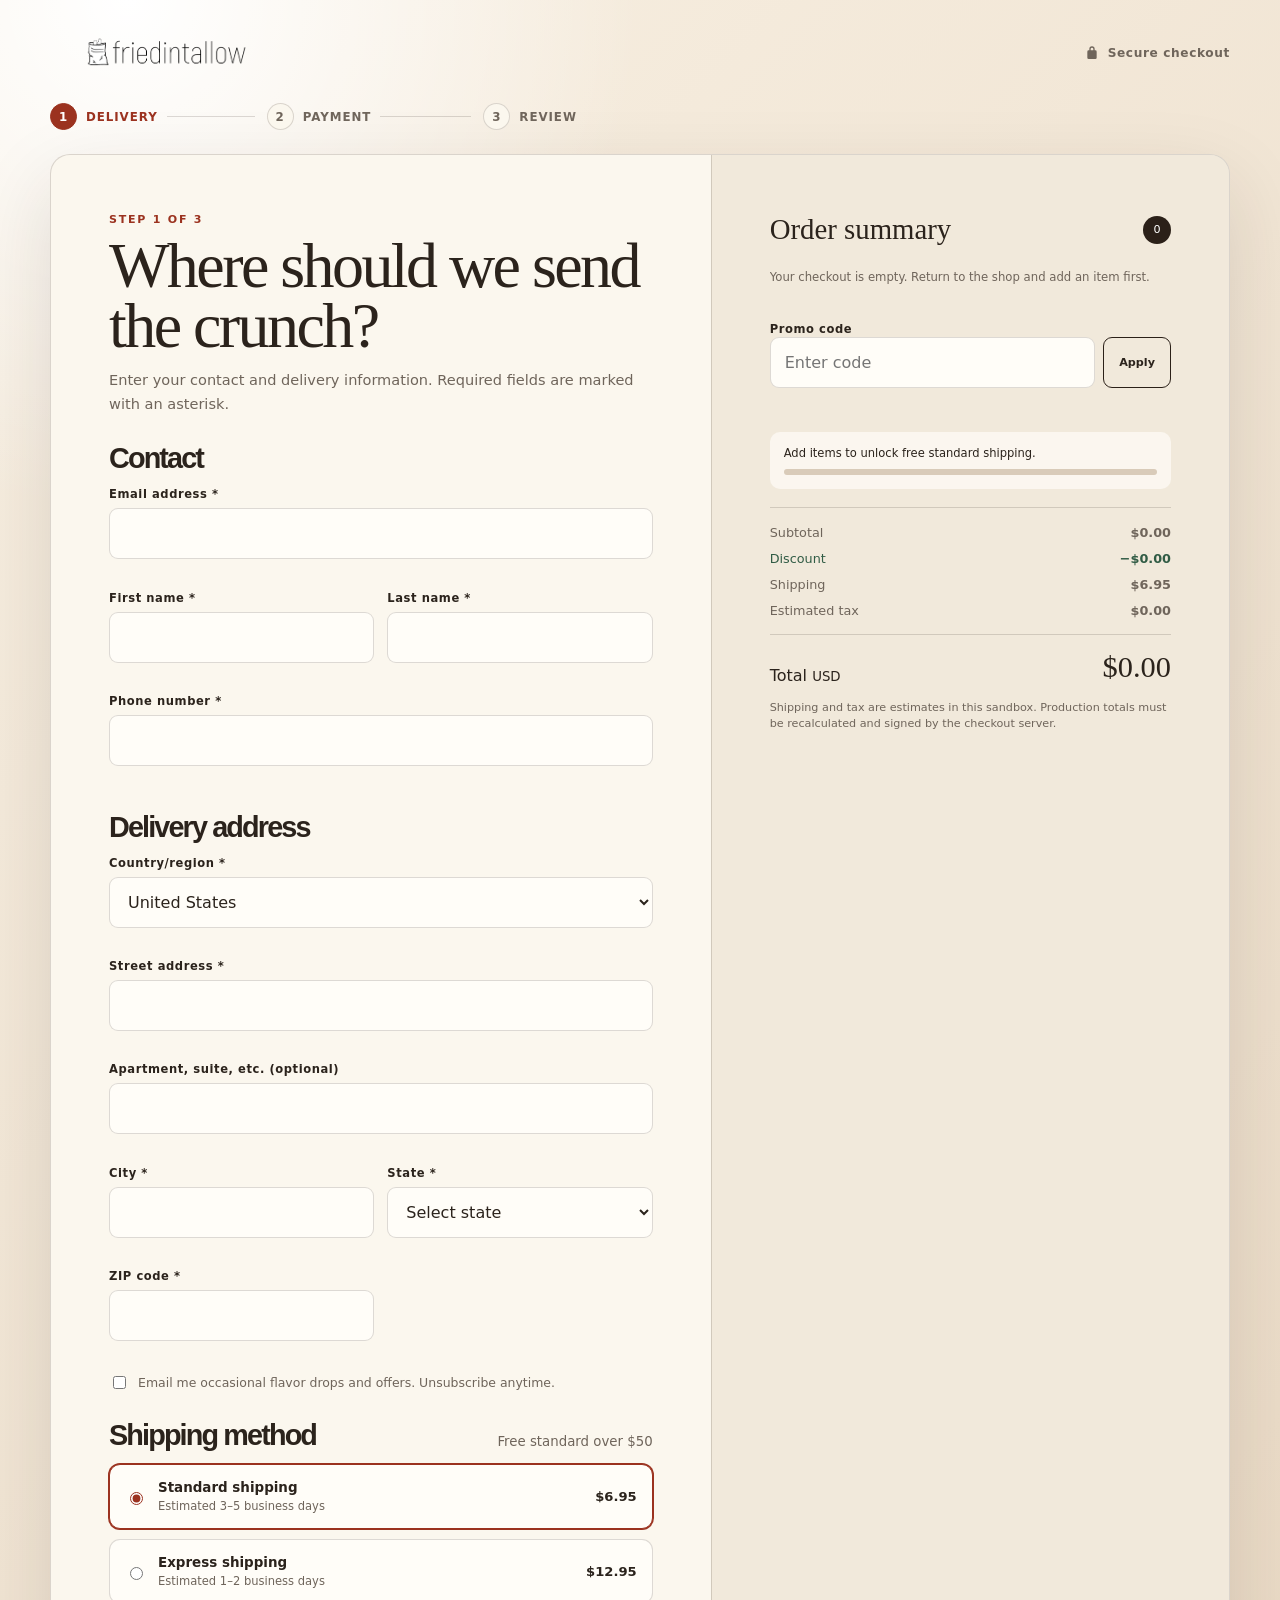
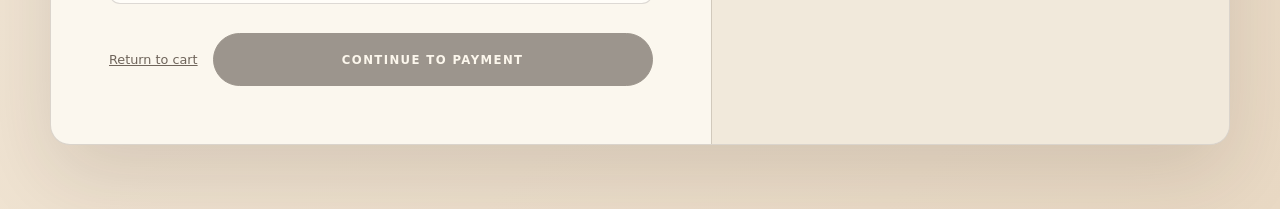
<file: checkout.html>
<!doctype html>
<html lang="en">
<head>
  <meta charset="utf-8">
  <meta name="viewport" content="width=device-width, initial-scale=1">
  <meta name="theme-color" content="#f4ecdd">
  <title>Secure Checkout | FriedIntallow</title>
  <link rel="icon" type="image/png" href="assets/friedintallow-logo-transparent.png">
  <style>
    :root{--cream:#f4ecdd;--paper:#fbf7ee;--ink:#2b231c;--muted:#6f655b;--line:rgba(43,35,28,.16);--brown:#2b2018;--rust:#9b321f;--green:#315c45;--error:#a52a1e;--shadow:0 30px 80px rgba(43,32,24,.13)}
    *{box-sizing:border-box}html{scroll-behavior:smooth}body{min-height:100vh;margin:0;color:var(--ink);background:radial-gradient(circle at 10% 0%,#fff,transparent 32rem),linear-gradient(135deg,#f8f0e3,#e9d9c4);font-family:Inter,ui-sans-serif,system-ui,-apple-system,BlinkMacSystemFont,"Segoe UI",sans-serif}button,input,select{font:inherit}button{color:inherit}a{color:inherit}.shell{width:min(1180px,calc(100% - 36px));margin:0 auto;padding:25px 0 64px}
    .topbar{display:flex;align-items:center;justify-content:space-between;gap:18px;margin-bottom:22px}.logo{width:184px;height:54px;object-fit:contain}.secure-note{display:flex;align-items:center;gap:8px;color:var(--muted);font-size:.76rem;font-weight:700;letter-spacing:.05em}.secure-note svg{width:16px}
    .progress{display:grid;grid-template-columns:repeat(3,1fr);max-width:650px;margin:0 0 24px;padding:0;list-style:none}.progress li{position:relative;display:flex;align-items:center;gap:9px;color:var(--muted);font-size:.74rem;font-weight:800;letter-spacing:.08em;text-transform:uppercase}.progress li:not(:last-child)::after{content:"";height:1px;flex:1;margin-right:12px;background:var(--line)}.progress span{display:grid;place-items:center;width:27px;height:27px;border:1px solid var(--line);border-radius:50%;background:var(--paper)}.progress .active{color:var(--rust)}.progress .active span,.progress .done span{border-color:var(--rust);background:var(--rust);color:white}.progress .done span{font-size:0}.progress .done span::before{content:"✓";font-size:.78rem}
    .checkout{display:grid;grid-template-columns:minmax(0,1.12fr) minmax(360px,.88fr);overflow:hidden;border:1px solid var(--line);border-radius:20px;background:var(--paper);box-shadow:var(--shadow)}.panel{padding:clamp(28px,4.8vw,58px)}.summary{border-left:1px solid var(--line);background:rgba(229,215,196,.46)}
    .step[hidden]{display:none}.eyebrow{margin:0 0 10px;color:var(--rust);font-size:.69rem;font-weight:850;letter-spacing:.16em;text-transform:uppercase}h1{margin:0 0 12px;font-family:Georgia,"Times New Roman",serif;font-size:clamp(2.7rem,5vw,4.7rem);font-weight:400;line-height:.94;letter-spacing:-.04em}h2{margin:0;font-family:Georgia,"Times New Roman",serif;font-size:1.8rem;font-weight:400}.lede{margin:0 0 29px;color:var(--muted);font-size:.91rem;line-height:1.65}
    .section-head{display:flex;align-items:end;justify-content:space-between;gap:18px;margin:30px 0 15px}.section-head:first-of-type{margin-top:0}.section-head small{color:var(--muted)}.grid{display:grid;grid-template-columns:1fr 1fr;gap:13px}.field{display:grid;gap:7px}.field.full{grid-column:1/-1}.field label,.group-label{font-size:.72rem;font-weight:800;letter-spacing:.05em}.field input,.field select,.promo-row input{width:100%;height:51px;padding:0 14px;border:1px solid var(--line);border-radius:9px;outline:0;background:#fffdf8;color:var(--ink);transition:border-color .18s,box-shadow .18s}.field input:focus,.field select:focus,.promo-row input:focus{border-color:var(--rust);box-shadow:0 0 0 3px rgba(155,50,31,.1)}.field input[aria-invalid="true"],.field select[aria-invalid="true"]{border-color:var(--error)}.error{min-height:1em;margin:0;color:var(--error);font-size:.7rem}.checkbox{display:flex;align-items:flex-start;gap:9px;margin-top:15px;color:var(--muted);font-size:.78rem;line-height:1.4}.checkbox input{margin-top:2px;accent-color:var(--rust)}
    .shipping-options,.payment-options{display:grid;gap:10px}.option{position:relative;display:grid;grid-template-columns:auto 1fr auto;align-items:center;gap:12px;padding:15px;border:1px solid var(--line);border-radius:11px;background:#fffdf8;cursor:pointer}.option:has(input:checked){border-color:var(--rust);box-shadow:0 0 0 1px var(--rust)}.option input{accent-color:var(--rust)}.option strong{display:block;font-size:.84rem}.option small{display:block;margin-top:4px;color:var(--muted);font-size:.72rem}.option-price{font-size:.82rem;font-weight:800}.free{color:var(--green)}
    .wallets{display:grid;grid-template-columns:1fr 1fr;gap:10px}.wallet{height:51px;border:1px solid #111;border-radius:9px;background:#111;color:#fff;font-weight:750;cursor:pointer}.wallet.google{background:#fff;color:#252525}.wallet.selected{outline:3px solid rgba(155,50,31,.28);border-color:var(--rust)}.or{display:flex;align-items:center;gap:12px;margin:20px 0;color:var(--muted);font-size:.7rem;text-transform:uppercase}.or::before,.or::after{content:"";height:1px;flex:1;background:var(--line)}.card-box{padding:18px;border:1px solid var(--line);border-radius:12px;background:rgba(255,253,248,.72)}.card-box.disabled{opacity:.5}.test-note{margin:0 0 16px;padding:11px 13px;border-radius:8px;background:#f2e8d9;color:var(--muted);font-size:.72rem;line-height:1.45}.card-icons{letter-spacing:.12em}.actions{display:flex;align-items:center;gap:15px;margin-top:29px}.button{min-height:53px;padding:0 25px;border:1px solid var(--brown);border-radius:999px;background:var(--brown);color:#fff8ec;font-size:.73rem;font-weight:850;letter-spacing:.12em;text-transform:uppercase;cursor:pointer}.button.primary{flex:1}.button.secondary{background:transparent;color:var(--ink)}.button:disabled{opacity:.45;cursor:not-allowed}.back-link{border:0;background:none;color:var(--muted);font-size:.8rem;text-decoration:underline;cursor:pointer}
    .review-block{margin-top:20px;border:1px solid var(--line);border-radius:12px;overflow:hidden}.review-row{display:grid;grid-template-columns:90px 1fr auto;gap:12px;padding:16px;border-bottom:1px solid var(--line);font-size:.8rem;line-height:1.5}.review-row:last-child{border-bottom:0}.review-row>strong{font-size:.72rem;text-transform:uppercase;letter-spacing:.08em}.review-row span{color:var(--muted)}.edit{align-self:start;border:0;background:none;color:var(--rust);font-size:.72rem;font-weight:800;cursor:pointer}.terms{margin-top:18px;color:var(--muted);font-size:.7rem;line-height:1.5}
    .summary-title{display:flex;align-items:center;justify-content:space-between;margin-bottom:18px}.summary-count{display:grid;place-items:center;min-width:28px;height:28px;padding:0 8px;border-radius:99px;background:var(--brown);color:white;font-size:.7rem}.order-lines{max-height:330px;overflow:auto;padding-right:4px}.line{padding:14px 0;border-bottom:1px solid var(--line)}.line-head,.money-row,.total{display:flex;justify-content:space-between;gap:18px}.line strong{font-family:Georgia,"Times New Roman",serif;font-size:1.04rem;font-weight:400}.line-detail{margin-top:5px;color:var(--muted);font-size:.73rem;line-height:1.45}.promo{margin:20px 0}.promo-row{display:grid;grid-template-columns:1fr auto;gap:8px}.promo-row button{padding:0 15px;border:1px solid var(--brown);border-radius:9px;background:transparent;font-size:.7rem;font-weight:800;cursor:pointer}.promo-message{min-height:18px;margin:6px 0 0;font-size:.69rem}.promo-message.success{color:var(--green)}.promo-message.failure{color:var(--error)}.totals{display:grid;gap:11px;padding-top:17px;border-top:1px solid var(--line)}.money-row{color:var(--muted);font-size:.8rem}.discount-row{color:var(--green)}.total{align-items:end;margin-top:5px;padding-top:15px;border-top:1px solid var(--line)}.total strong{font-family:Georgia,"Times New Roman",serif;font-size:1.9rem;font-weight:400}.shipping-meter{margin:18px 0;padding:14px;border-radius:10px;background:rgba(255,253,248,.7)}.shipping-meter p{margin:0 0 9px;font-size:.72rem}.meter{height:6px;overflow:hidden;border-radius:99px;background:#d9cbb9}.meter span{display:block;height:100%;border-radius:inherit;background:var(--green);transition:width .25s}.fine{margin:15px 0 0;color:var(--muted);font-size:.7rem;line-height:1.5}
    .confirmation{text-align:center;padding:clamp(42px,7vw,82px)}.confirmation[hidden]{display:none}.checkmark{display:grid;place-items:center;width:68px;height:68px;margin:0 auto 22px;border-radius:50%;background:var(--green);color:white;font-size:2rem}.confirmation h1{max-width:none}.order-number{display:inline-block;margin:8px 0 24px;padding:10px 15px;border:1px solid var(--line);border-radius:99px;font-size:.75rem;font-weight:850;letter-spacing:.1em}.confirmation .lede{max-width:620px;margin:0 auto 25px}.confirmation-details{display:grid;grid-template-columns:repeat(3,1fr);gap:10px;max-width:690px;margin:0 auto 28px;text-align:left}.confirmation-card{padding:16px;border:1px solid var(--line);border-radius:10px;background:#fffdf8}.confirmation-card strong{display:block;margin-bottom:5px;font-size:.67rem;letter-spacing:.1em;text-transform:uppercase}.confirmation-card span{color:var(--muted);font-size:.78rem;line-height:1.45}
    @media(max-width:800px){.shell{width:min(100% - 20px,650px);padding-top:14px}.topbar{margin-bottom:13px}.logo{width:150px}.secure-note{font-size:.68rem}.progress{margin-bottom:15px}.progress li{font-size:.62rem}.checkout{grid-template-columns:1fr}.summary{order:-1;border-left:0;border-bottom:1px solid var(--line)}.summary .order-lines,.summary .promo,.summary .totals,.summary .shipping-meter,.summary .fine{display:none}.summary.open .order-lines,.summary.open .promo,.summary.open .totals,.summary.open .shipping-meter,.summary.open .fine{display:grid}.summary{padding:18px 22px}.summary-title{margin:0;cursor:pointer}.summary.open .summary-title{margin-bottom:18px}.panel{padding:31px 23px}.grid{grid-template-columns:1fr}.field.full{grid-column:auto}.confirmation-details{grid-template-columns:1fr}.review-row{grid-template-columns:72px 1fr auto}}
    @media(max-width:430px){.progress li{gap:5px;font-size:0}.progress span{font-size:.7rem}.wallets{grid-template-columns:1fr}.actions{align-items:stretch;flex-direction:column-reverse}.actions>*{width:100%}.button.primary{flex:auto}.review-row{grid-template-columns:1fr auto}.review-row>strong{grid-column:1/-1}}
  </style>
    <style>.checkout-product{display:grid;grid-template-columns:64px minmax(0,1fr);align-items:center;gap:12px}.checkout-product>img{width:64px;height:74px;object-fit:cover;object-position:center;border-radius:8px;background:#eadcca}</style>
  <link rel="stylesheet" href="assets/experience/site.css">
  <script src="assets/experience/availability.js"></script>
  <script src="assets/experience/site.js" defer></script>
</head>
<body>
  <main class="shell">
    <header class="topbar">
      <a href="shop.html" aria-label="Return to FriedIntallow store"><img class="logo" src="assets/friedintallow-logo-transparent.png" alt="FriedIntallow"></a>
      <span class="secure-note"><svg viewBox="0 0 24 24" aria-hidden="true"><path fill="currentColor" d="M17 8h-1V6a4 4 0 0 0-8 0v2H7a2 2 0 0 0-2 2v9a2 2 0 0 0 2 2h10a2 2 0 0 0 2-2v-9a2 2 0 0 0-2-2Zm-7-2a2 2 0 1 1 4 0v2h-4V6Z"/></svg> Secure checkout</span>
    </header>
    <ol class="progress" aria-label="Checkout progress">
      <li class="active" data-progress="1"><span>1</span>Delivery</li><li data-progress="2"><span>2</span>Payment</li><li data-progress="3"><span>3</span>Review</li>
    </ol>
    <section class="checkout" id="checkout-shell" aria-live="polite">
      <div class="panel form-panel">
        <form id="checkout-form" novalidate>
          <section class="step" data-step="1">
            <p class="eyebrow">Step 1 of 3</p><h1>Where should we send the crunch?</h1><p class="lede">Enter your contact and delivery information. Required fields are marked with an asterisk.</p>
            <div class="section-head"><h2>Contact</h2></div>
            <div class="grid">
              <div class="field full"><label for="email">Email address *</label><input id="email" name="email" type="email" autocomplete="email" required><p class="error"></p></div>
              <div class="field"><label for="first-name">First name *</label><input id="first-name" name="firstName" autocomplete="given-name" required><p class="error"></p></div>
              <div class="field"><label for="last-name">Last name *</label><input id="last-name" name="lastName" autocomplete="family-name" required><p class="error"></p></div>
              <div class="field full"><label for="phone">Phone number *</label><input id="phone" name="phone" type="tel" autocomplete="tel" inputmode="tel" required><p class="error"></p></div>
            </div>
            <div class="section-head"><h2>Delivery address</h2></div>
            <div class="grid">
              <div class="field full"><label for="country">Country/region *</label><select id="country" name="country" autocomplete="country" required><option value="US">United States</option></select><p class="error"></p></div>
              <div class="field full"><label for="address">Street address *</label><input id="address" name="address" autocomplete="address-line1" required><p class="error"></p></div>
              <div class="field full"><label for="address2">Apartment, suite, etc. (optional)</label><input id="address2" name="address2" autocomplete="address-line2"><p class="error"></p></div>
              <div class="field"><label for="city">City *</label><input id="city" name="city" autocomplete="address-level2" required><p class="error"></p></div>
              <div class="field"><label for="state">State *</label><select id="state" name="state" autocomplete="address-level1" required><option value="">Select state</option></select><p class="error"></p></div>
              <div class="field"><label for="zip">ZIP code *</label><input id="zip" name="zip" autocomplete="postal-code" inputmode="numeric" maxlength="10" required><p class="error"></p></div>
            </div>
            <label class="checkbox"><input type="checkbox" name="marketing"> Email me occasional flavor drops and offers. Unsubscribe anytime.</label>
            <div class="section-head"><h2>Shipping method</h2><small>Free standard over $50</small></div>
            <div class="shipping-options">
              <label class="option"><input type="radio" name="shipping" value="standard" checked><span><strong>Standard shipping</strong><small>Estimated 3–5 business days</small></span><span class="option-price" id="standard-price">$6.95</span></label>
              <label class="option"><input type="radio" name="shipping" value="express"><span><strong>Express shipping</strong><small>Estimated 1–2 business days</small></span><span class="option-price">$12.95</span></label>
            </div>
            <div class="actions"><a class="back-link" href="shop.html">Return to cart</a><button class="button primary" type="button" data-next="2">Continue to payment</button></div>
          </section>
          <section class="step" data-step="2" hidden>
            <p class="eyebrow">Step 2 of 3</p><h1>Choose how to pay.</h1><p class="lede">Wallet and card controls are presented as a secure sandbox. No real payment will be processed yet.</p>
            <div class="section-head"><h2>Express payment</h2></div>
            <div class="wallets"><button class="wallet" type="button" data-wallet="Apple Pay"> Pay</button><button class="wallet google" type="button" data-wallet="Google Pay">G Pay</button></div>
            <div class="or">or pay by card</div>
            <div class="card-box" id="card-box">
              <p class="test-note"><strong>Test mode:</strong> use 4242 4242 4242 4242, any future expiration date, and any three-digit security code. Never enter a real card here.</p>
              <div class="grid">
                <div class="field full"><label for="card-name">Name on card *</label><input id="card-name" name="cardName" autocomplete="cc-name"><p class="error"></p></div>
                <div class="field full"><label for="card-number">Card number * <span class="card-icons">Visa · MC · Amex</span></label><input id="card-number" name="cardNumber" inputmode="numeric" autocomplete="off" maxlength="19" placeholder="4242 4242 4242 4242"><p class="error"></p></div>
                <div class="field"><label for="card-expiry">Expiration *</label><input id="card-expiry" name="cardExpiry" inputmode="numeric" autocomplete="off" maxlength="5" placeholder="MM/YY"><p class="error"></p></div>
                <div class="field"><label for="card-cvc">Security code *</label><input id="card-cvc" name="cardCvc" inputmode="numeric" autocomplete="off" maxlength="4" placeholder="CVC"><p class="error"></p></div>
              </div>
              <label class="checkbox"><input type="checkbox" name="billingSame" checked> Billing address is the same as the delivery address.</label>
            </div>
            <div class="actions"><button class="back-link" type="button" data-back="1">Back to delivery</button><button class="button primary" type="button" data-next="3">Review order</button></div>
          </section>
          <section class="step" data-step="3" hidden>
            <p class="eyebrow">Step 3 of 3</p><h1>Review your order.</h1><p class="lede">Confirm your delivery and payment details before placing the test order.</p>
            <div class="review-block">
              <div class="review-row"><strong>Contact</strong><span id="review-contact"></span><button class="edit" type="button" data-back="1">Edit</button></div>
              <div class="review-row"><strong>Ship to</strong><span id="review-address"></span><button class="edit" type="button" data-back="1">Edit</button></div>
              <div class="review-row"><strong>Shipping</strong><span id="review-shipping"></span><button class="edit" type="button" data-back="1">Edit</button></div>
              <div class="review-row"><strong>Payment</strong><span id="review-payment"></span><button class="edit" type="button" data-back="2">Edit</button></div>
            </div>
            <label class="checkbox"><input id="terms" type="checkbox" required> I confirm that the order and delivery information above are correct.</label>
            <p class="terms">By placing your order, you agree to FriedIntallow’s store policies. This sandbox does not charge your payment method or transmit card details.</p>
            <div class="actions"><button class="back-link" type="button" data-back="2">Back to payment</button><button class="button primary" id="place-order" type="button">Place test order · <span id="place-order-total">$0.00</span></button></div>
          </section>
        </form>
      </div>
      <aside class="panel summary" id="summary" aria-labelledby="summary-title">
        <div class="summary-title" id="summary-toggle" role="button" tabindex="0" aria-expanded="false"><h2 id="summary-title">Order summary</h2><span class="summary-count" id="summary-count">0</span></div>
        <div class="order-lines" id="order-lines"></div>
        <div class="promo"><label class="group-label" for="promo-code">Promo code</label><div class="promo-row"><input id="promo-code" autocomplete="off" placeholder="Enter code"><button id="apply-promo" type="button">Apply</button></div><p class="promo-message" id="promo-message" aria-live="polite"></p></div>
        <div class="shipping-meter"><p id="shipping-message">Add items to unlock free standard shipping.</p><div class="meter"><span id="shipping-progress" style="width:0"></span></div></div>
        <div class="totals">
          <div class="money-row"><span>Subtotal</span><strong id="subtotal">$0.00</strong></div>
          <div class="money-row discount-row" id="discount-row" hidden><span>Discount</span><strong id="discount">−$0.00</strong></div>
          <div class="money-row"><span>Shipping</span><strong id="shipping-total">$6.95</strong></div>
          <div class="money-row"><span>Estimated tax</span><strong id="tax-total">$0.00</strong></div>
          <div class="total"><span>Total <small>USD</small></span><strong id="order-total">$0.00</strong></div>
        </div>
        <p class="fine">Shipping and tax are estimates in this sandbox. Production totals must be recalculated and signed by the checkout server.</p>
      </aside>
    </section>
    <section class="checkout confirmation" id="confirmation" hidden aria-labelledby="confirmation-title">
      <div class="checkmark" aria-hidden="true">✓</div><p class="eyebrow">Order confirmed</p><h1 id="confirmation-title">Thank you for your order.</h1><div class="order-number" id="order-number"></div><p class="lede" id="confirmation-message"></p>
      <div class="confirmation-details"><div class="confirmation-card"><strong>Delivery</strong><span id="confirmation-address"></span></div><div class="confirmation-card"><strong>Shipping</strong><span id="confirmation-shipping"></span></div><div class="confirmation-card"><strong>Total</strong><span id="confirmation-total"></span></div></div>
      <a class="button" href="shop.html">Continue shopping</a>
    </section>
  </main>
  <script>
    const currency=new Intl.NumberFormat("en-US",{style:"currency",currency:"USD"});
    const states={AL:"Alabama",AK:"Alaska",AZ:"Arizona",AR:"Arkansas",CA:"California",CO:"Colorado",CT:"Connecticut",DE:"Delaware",FL:"Florida",GA:"Georgia",HI:"Hawaii",ID:"Idaho",IL:"Illinois",IN:"Indiana",IA:"Iowa",KS:"Kansas",KY:"Kentucky",LA:"Louisiana",ME:"Maine",MD:"Maryland",MA:"Massachusetts",MI:"Michigan",MN:"Minnesota",MS:"Mississippi",MO:"Missouri",MT:"Montana",NE:"Nebraska",NV:"Nevada",NH:"New Hampshire",NJ:"New Jersey",NM:"New Mexico",NY:"New York",NC:"North Carolina",ND:"North Dakota",OH:"Ohio",OK:"Oklahoma",OR:"Oregon",PA:"Pennsylvania",RI:"Rhode Island",SC:"South Carolina",SD:"South Dakota",TN:"Tennessee",TX:"Texas",UT:"Utah",VT:"Vermont",VA:"Virginia",WA:"Washington",WV:"West Virginia",WI:"Wisconsin",WY:"Wyoming",DC:"District of Columbia"};
    const taxRates={CA:.0725,NY:.04,TX:.0625,FL:.06,WA:.065,IL:.0625,PA:.06,MA:.0625,NJ:.06625,GA:.04,NC:.0475};
    const promoCodes={CRUNCH10:{type:"percent",value:.10,label:"10% off"},WELCOME15:{type:"percent",value:.15,label:"15% off"},FREESHIP:{type:"shipping",value:0,label:"Free standard shipping"}};
    const productImages={"thai-chili":"thaichilimain.png?v=20260815-1","thai-lime":"thailimemain.png?v=20260815-1","black-pepper":"blackpeppermain.png?v=20260815-1","truffle":"trufflemain.png?v=20260815-1","tom-yum":"tomyummain.png?v=20260815-1","just-tallow":"just-tallow-hero.png"};
    const $=(selector)=>document.querySelector(selector);const form=$("#checkout-form");let order=null;let step=1;let promo=null;let paymentMethod="card";
    try{order=JSON.parse(sessionStorage.getItem("friedintallow-checkout")||"null")}catch{order=null}
    const validOrder=order&&Number.isFinite(order.subtotal)&&order.subtotal>=0&&Array.isArray(order.singles)&&Array.isArray(order.bundles);
    $("#state").insertAdjacentHTML("beforeend",Object.entries(states).map(([code,name])=>`<option value="${code}">${name}</option>`).join(""));
    function safe(value){return String(value??"").replace(/[&<>'"]/g,char=>({"&":"&amp;","<":"&lt;",">":"&gt;","'":"&#39;",'"':"&quot;"}[char]));}
    function itemCount(){return validOrder?Number(order.bagCount)||order.singles.reduce((n,item)=>n+Number(item.quantity||0),0)+order.bundles.reduce((n,bundle)=>n+Number(bundle.size||0),0):0;}
    function renderLines(){if(!validOrder){$("#order-lines").innerHTML='<p class="line-detail">Your checkout is empty. Return to the shop and add an item first.</p>';form.querySelectorAll("button[data-next],#place-order").forEach(button=>button.disabled=true);return;}const bundles=order.bundles.map(bundle=>`<div class="line"><div class="line-head"><strong>${safe(bundle.size)}-Bag Build Your Box</strong><span>${currency.format(Number(bundle.price)||0)}</span></div><div class="line-detail">${(bundle.flavors||[]).map(flavor=>`${safe(flavor.quantity)} × ${safe(flavor.name)}`).join(" · ")}</div></div>`).join("");const singles=order.singles.map(item=>{const image=item.image||productImages[item.id]||"";return`<div class="line checkout-product">${image?`<img src="${safe(image)}" alt="${safe(item.name)}">`:""}<div><div class="line-head"><strong>${safe(item.quantity)} × ${safe(item.name)}</strong><span>${currency.format((Number(item.price)||0)*(Number(item.quantity)||0))}</span></div><div class="line-detail">2.5 oz bag · ${currency.format(Number(item.price)||0)} each</div></div></div>`}).join("");$("#order-lines").innerHTML=bundles+singles;$("#summary-count").textContent=itemCount();}
    function selectedShipping(){return form.elements.shipping.value||"standard";}function discountAmount(){if(!promo||promo.type!=="percent")return 0;return order.subtotal*promo.value;}function standardIsFree(){return order.subtotal>=50||promo?.type==="shipping";}function totals(){const subtotal=validOrder?order.subtotal:0;const discount=discountAmount();const shipping=selectedShipping()==="express"?12.95:(standardIsFree()?0:6.95);const taxable=Math.max(0,subtotal-discount)+shipping;const tax=taxable*(taxRates[form.elements.state.value]||0);return{subtotal,discount,shipping,tax,total:Math.max(0,subtotal-discount)+shipping+tax};}
    function updateTotals(){const value=totals();$("#subtotal").textContent=currency.format(value.subtotal);$("#discount").textContent=`−${currency.format(value.discount)}`;$("#discount-row").hidden=!value.discount;$("#shipping-total").textContent=value.shipping?currency.format(value.shipping):"Free";$("#tax-total").textContent=currency.format(value.tax);$("#order-total").textContent=currency.format(value.total);$("#place-order-total").textContent=currency.format(value.total);$("#standard-price").textContent=standardIsFree()?"Free":"$6.95";$("#standard-price").classList.toggle("free",standardIsFree());const remaining=Math.max(0,50-value.subtotal);$("#shipping-message").textContent=remaining?`You're ${currency.format(remaining)} away from free standard shipping.`:"You've unlocked free standard shipping.";$("#shipping-progress").style.width=`${Math.min(100,(value.subtotal/50)*100)}%`;}
    function fieldError(input,message="This field is required."){input.setAttribute("aria-invalid","true");input.closest(".field")?.querySelector(".error")?.replaceChildren(message);return false;}function clearError(input){input.removeAttribute("aria-invalid");input.closest(".field")?.querySelector(".error")?.replaceChildren();}
    function validateStep1(){let ok=true;["email","first-name","last-name","phone","address","city","state","zip"].forEach(id=>{const input=$("#"+id);clearError(input);if(!input.value.trim())ok=fieldError(input)&&ok;});const email=$("#email");if(email.value&&!/^\S+@\S+\.\S+$/.test(email.value))ok=fieldError(email,"Enter a valid email address.")&&ok;const zip=$("#zip");if(zip.value&&!/^\d{5}(-\d{4})?$/.test(zip.value))ok=fieldError(zip,"Enter a valid US ZIP code.")&&ok;const phone=$("#phone");if(phone.value&&phone.value.replace(/\D/g,"").length<10)ok=fieldError(phone,"Enter a valid phone number.")&&ok;if(!ok)form.querySelector('[aria-invalid="true"]')?.focus();return ok;}
    function validateStep2(){if(paymentMethod!=="card")return true;let ok=true;const name=$("#card-name"),number=$("#card-number"),expiry=$("#card-expiry"),cvc=$("#card-cvc");[name,number,expiry,cvc].forEach(clearError);if(!name.value.trim())ok=fieldError(name)&&ok;if(number.value.replace(/\D/g,"")!=="4242424242424242")ok=fieldError(number,"Use the sandbox card number 4242 4242 4242 4242.")&&ok;if(!/^(0[1-9]|1[0-2])\/\d{2}$/.test(expiry.value))ok=fieldError(expiry,"Use MM/YY format.")&&ok;if(!/^\d{3,4}$/.test(cvc.value))ok=fieldError(cvc,"Enter a 3 or 4 digit code.")&&ok;if(!ok)form.querySelector('[aria-invalid="true"]')?.focus();return ok;}
    function setStep(next){step=next;document.querySelectorAll(".step").forEach(section=>section.hidden=Number(section.dataset.step)!==step);document.querySelectorAll("[data-progress]").forEach(item=>{const number=Number(item.dataset.progress);item.classList.toggle("active",number===step);item.classList.toggle("done",number<step)});if(step===3)renderReview();scrollTo({top:0,behavior:"smooth"});}
    function renderReview(){const data=new FormData(form);$("#review-contact").innerHTML=`${safe(data.get("email"))}<br>${safe(data.get("phone"))}`;$("#review-address").innerHTML=`${safe(data.get("firstName"))} ${safe(data.get("lastName"))}<br>${safe(data.get("address"))}${data.get("address2")?`, ${safe(data.get("address2"))}`:""}<br>${safe(data.get("city"))}, ${safe(data.get("state"))} ${safe(data.get("zip"))}`;$("#review-shipping").textContent=selectedShipping()==="express"?"Express · 1–2 business days":"Standard · 3–5 business days";$("#review-payment").textContent=paymentMethod==="card"?"Test card ending in 4242":paymentMethod;}
    document.querySelectorAll("[data-next]").forEach(button=>button.addEventListener("click",()=>{const next=Number(button.dataset.next);if(step===1&&!validateStep1())return;if(step===2&&!validateStep2())return;setStep(next)}));document.querySelectorAll("[data-back]").forEach(button=>button.addEventListener("click",()=>setStep(Number(button.dataset.back))));
    form.addEventListener("input",event=>{if(event.target.matches("input,select")){clearError(event.target);if(event.target.id==="state")updateTotals();}});form.addEventListener("change",event=>{if(event.target.name==="shipping"||event.target.id==="state")updateTotals();});
    $("#card-number").addEventListener("input",event=>{event.target.value=event.target.value.replace(/\D/g,"").slice(0,16).replace(/(.{4})/g,"$1 ").trim()});$("#card-expiry").addEventListener("input",event=>{const digits=event.target.value.replace(/\D/g,"").slice(0,4);event.target.value=digits.length>2?`${digits.slice(0,2)}/${digits.slice(2)}`:digits});$("#card-cvc").addEventListener("input",event=>{event.target.value=event.target.value.replace(/\D/g,"").slice(0,4)});
    document.querySelectorAll("[data-wallet]").forEach(button=>button.addEventListener("click",()=>{paymentMethod=button.dataset.wallet;document.querySelectorAll("[data-wallet]").forEach(item=>item.classList.toggle("selected",item===button));$("#card-box").classList.add("disabled")}));$("#card-box").addEventListener("click",()=>{paymentMethod="card";$("#card-box").classList.remove("disabled");document.querySelectorAll("[data-wallet]").forEach(item=>item.classList.remove("selected"))});
    $("#apply-promo").addEventListener("click",()=>{const code=$("#promo-code").value.trim().toUpperCase();const message=$("#promo-message");if(promo){promo=null;message.textContent="Promo removed.";message.className="promo-message";$("#promo-code").disabled=false;$("#promo-code").value="";$("#apply-promo").textContent="Apply"}else if(promoCodes[code]){promo=promoCodes[code];message.textContent=`${code} applied — ${promo.label}.`;message.className="promo-message success";$("#promo-code").disabled=true;$("#apply-promo").textContent="Remove"}else{message.textContent="That promo code isn't valid.";message.className="promo-message failure"}updateTotals();});
    function toggleSummary(){const expanded=$("#summary").classList.toggle("open");$("#summary-toggle").setAttribute("aria-expanded",String(expanded))}$("#summary-toggle").addEventListener("click",toggleSummary);$("#summary-toggle").addEventListener("keydown",event=>{if(event.key==="Enter"||event.key===" "){event.preventDefault();toggleSummary()}});
    $("#place-order").addEventListener("click",()=>{if(!$("#terms").checked){$("#terms").focus();return}const button=$("#place-order");button.disabled=true;button.textContent="Processing securely…";setTimeout(()=>{const number=`FIT-${new Date().toISOString().slice(2,10).replace(/-/g,"")}-${Math.random().toString(36).slice(2,8).toUpperCase()}`;const data=new FormData(form),value=totals();$("#order-number").textContent=`Order ${number}`;$("#confirmation-message").textContent=`A confirmation receipt will be sent to ${data.get("email")}. This was a test order and no payment was charged.`;$("#confirmation-address").textContent=`${data.get("city")}, ${data.get("state")} ${data.get("zip")}`;$("#confirmation-shipping").textContent=selectedShipping()==="express"?"Express · 1–2 business days":"Standard · 3–5 business days";$("#confirmation-total").textContent=`${currency.format(value.total)} USD · Test payment`;localStorage.removeItem("friedintallow-cart");localStorage.removeItem("friedintallow-bundles");sessionStorage.removeItem("friedintallow-checkout");$("#checkout-shell").hidden=true;document.querySelector(".progress").hidden=true;$("#confirmation").hidden=false;scrollTo({top:0,behavior:"smooth"})},850)});
    renderLines();updateTotals();
  </script>
</body>
</html>
</file>
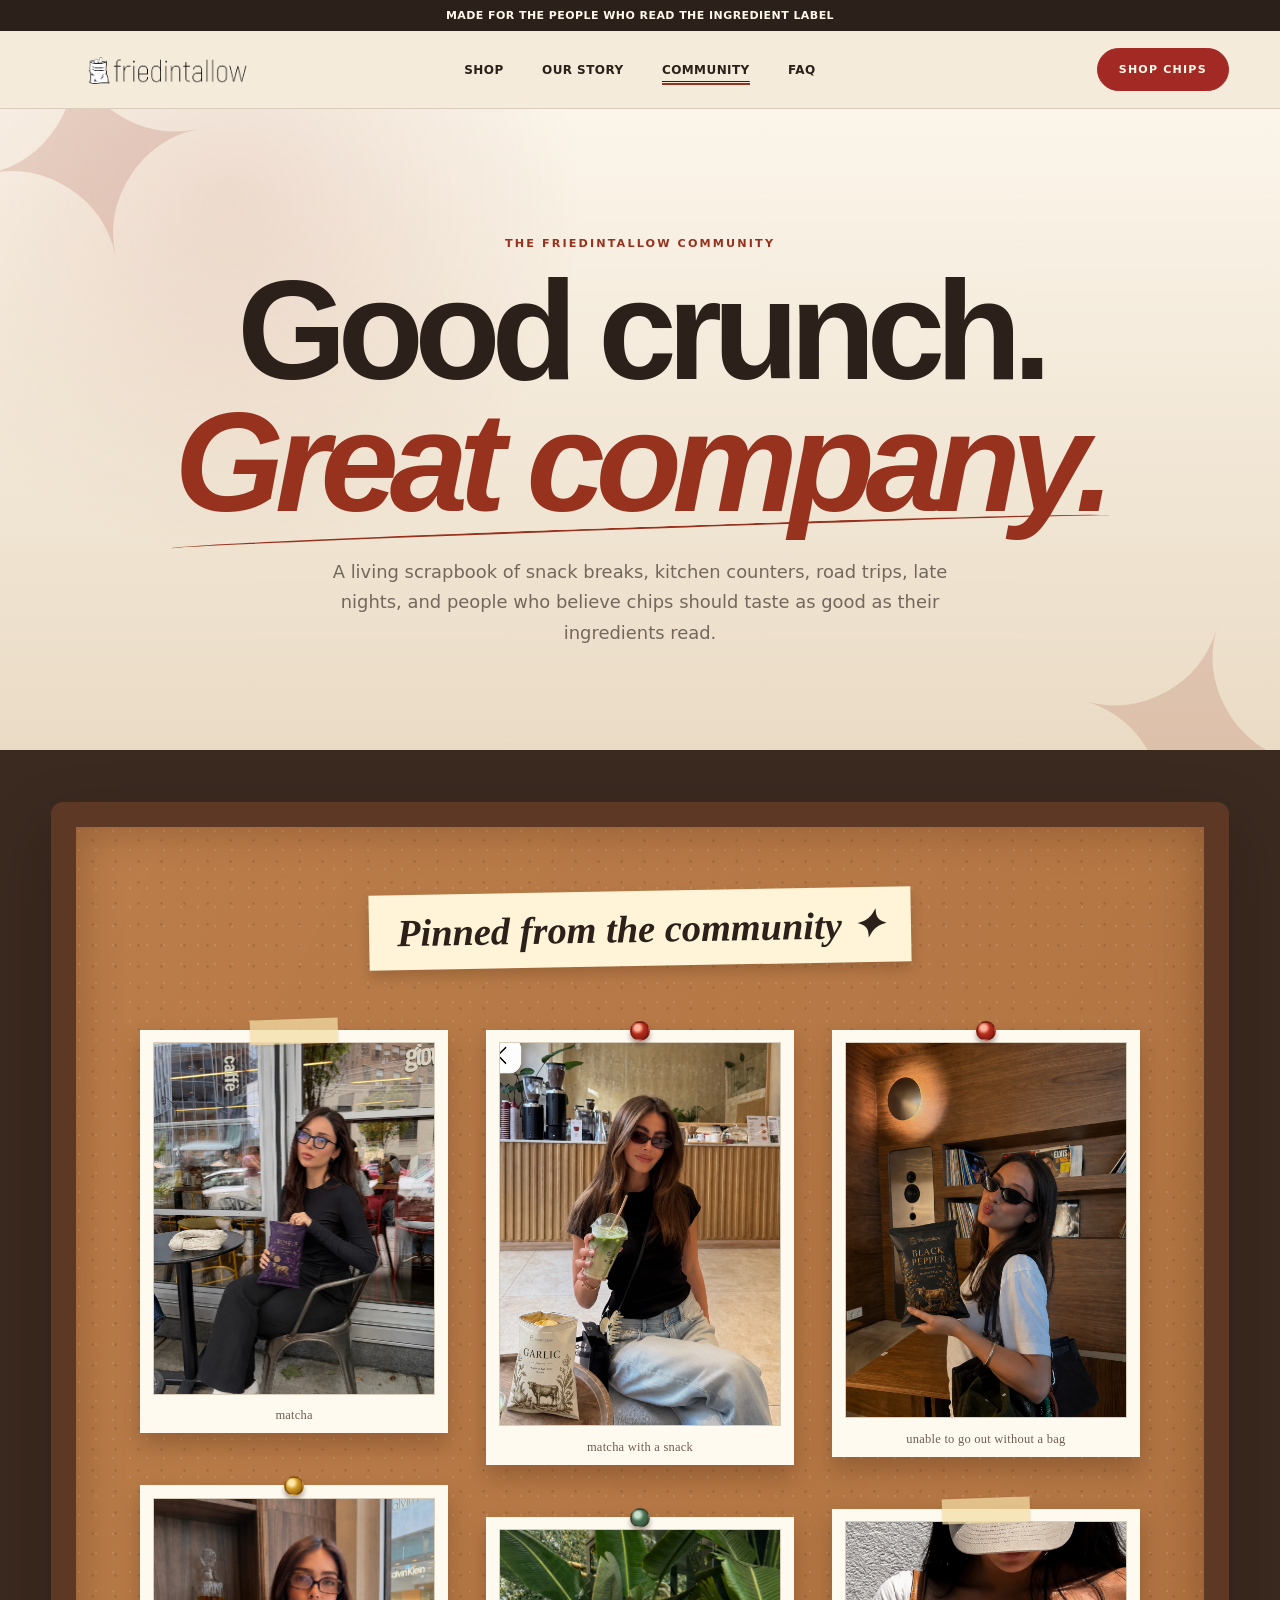
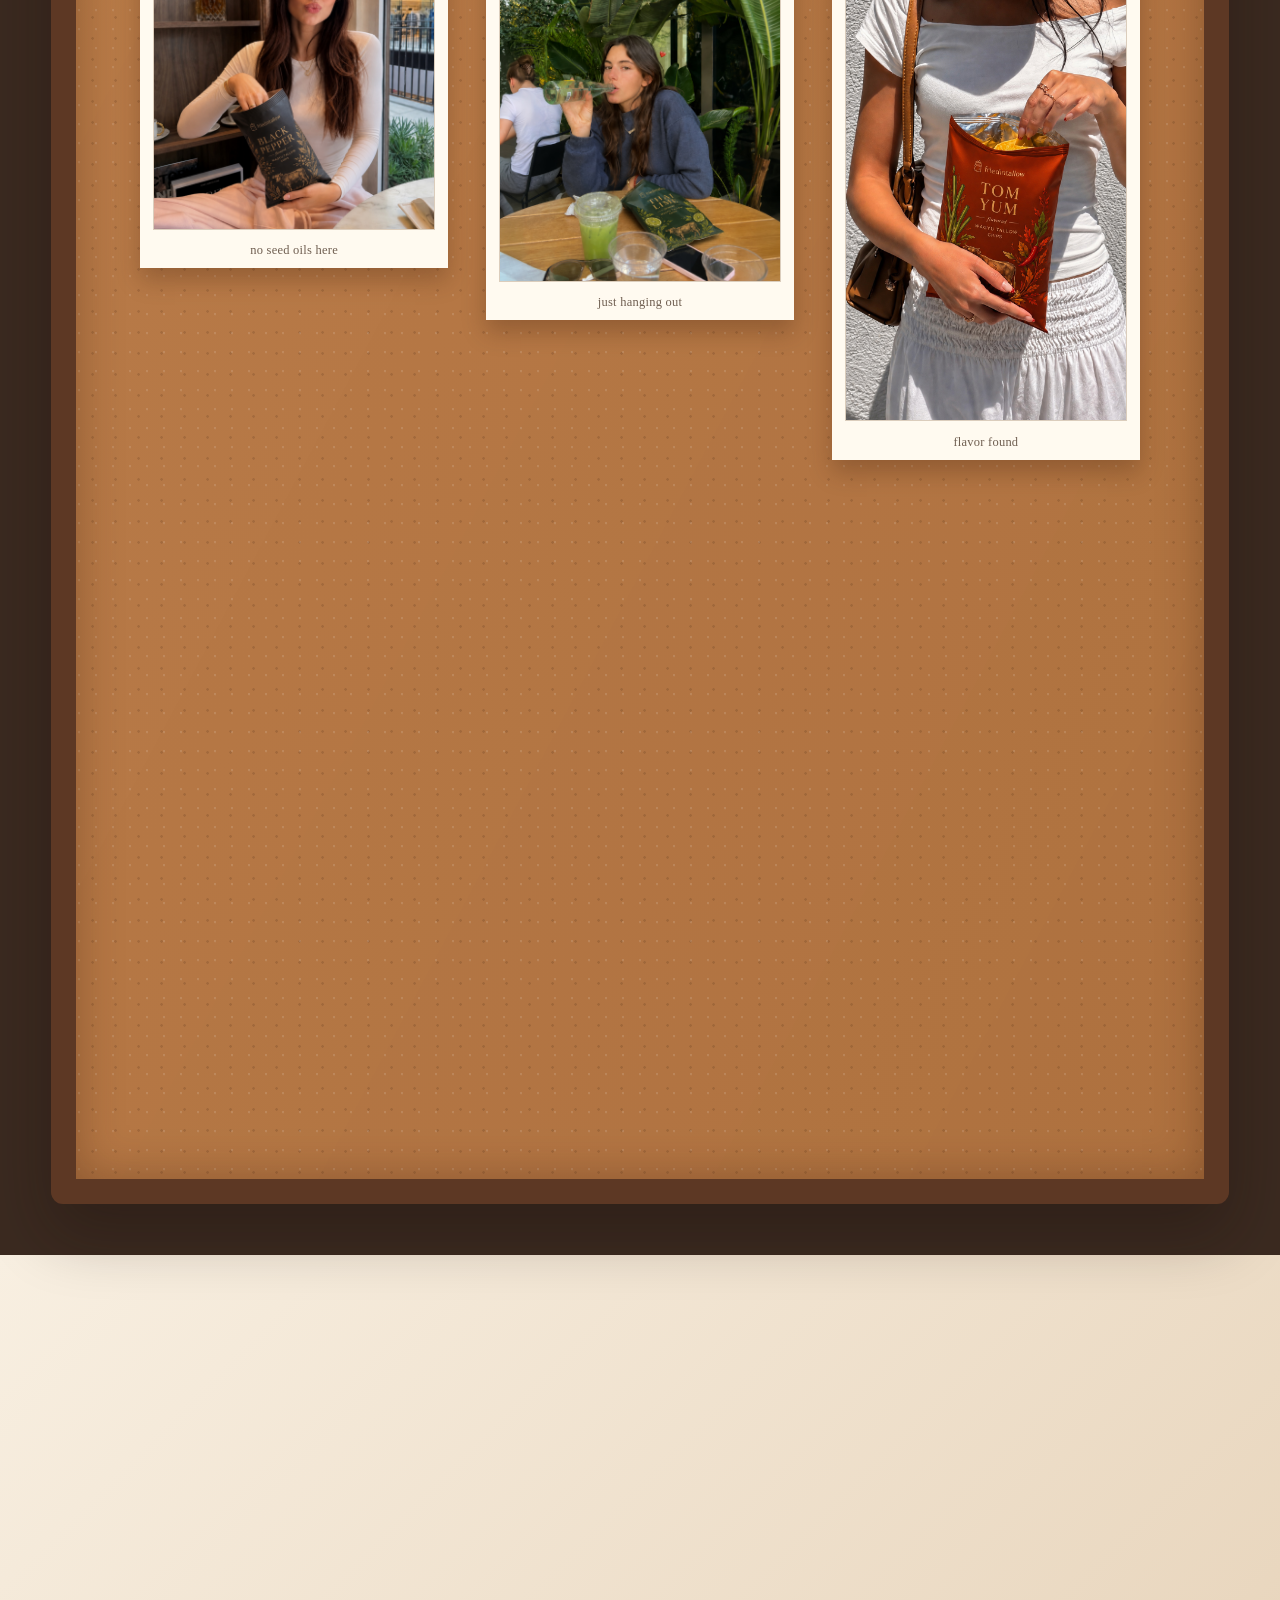
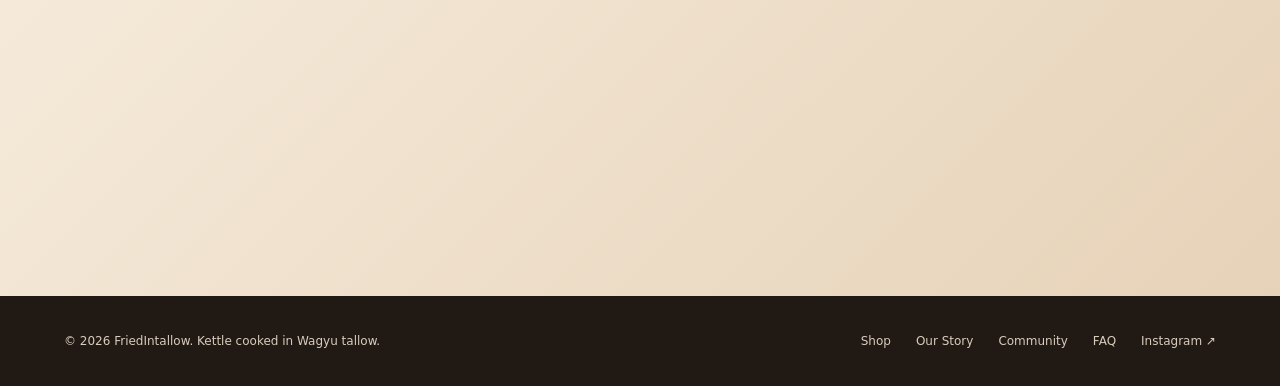
<file: community.html>
<!DOCTYPE html>
<html lang="en">
<head>
  <meta charset="utf-8">
  <meta name="viewport" content="width=device-width,initial-scale=1">
  <meta name="theme-color" content="#eadbc5">
  <title>Community Board | FriedIntallow</title>
  <meta name="description" content="The FriedIntallow community board—a growing collage of good crunch, shared moments, and people who snack differently.">
  <link rel="icon" type="image/png" href="assets/friedintallow-logo-transparent.png">
  <style>
    :root{--cream:#f4ead9;--paper:#fffaf0;--ink:#2b211a;--muted:#74675d;--rust:#97321f;--cork:#b87843;--line:rgba(43,33,26,.16)}
    *{box-sizing:border-box}
    html{scroll-behavior:smooth}
    body{margin:0;overflow-x:hidden;color:var(--ink);background:var(--cream);font-family:Inter,ui-sans-serif,system-ui,-apple-system,BlinkMacSystemFont,"Segoe UI",sans-serif}
    img{display:block;max-width:100%}
    a{color:inherit;text-decoration:none}
    .announcement{padding:9px 18px;background:var(--ink);color:#fff7ea;text-align:center;font-size:.67rem;font-weight:850;letter-spacing:.13em;text-transform:uppercase}
    .nav{position:sticky;top:0;z-index:40;display:grid;grid-template-columns:1fr auto 1fr;align-items:center;min-height:78px;padding:8px clamp(18px,4vw,60px);border-bottom:1px solid var(--line);background:rgba(244,234,217,.93);backdrop-filter:blur(18px)}
    .logo{width:175px;height:52px;object-fit:contain}
    .nav-links{display:flex;gap:clamp(18px,3vw,42px);font-size:.72rem;font-weight:800;letter-spacing:.11em;text-transform:uppercase}
    .nav-links a{position:relative}
    .nav-links a[aria-current="page"]::after{content:"";position:absolute;right:0;bottom:-8px;left:0;height:2px;background:var(--rust)}
    .shop-link{justify-self:end;display:inline-flex;align-items:center;min-height:43px;padding:0 21px;border:1px solid var(--ink);border-radius:999px;background:var(--ink);color:#fff7ea;font-size:.69rem;font-weight:850;letter-spacing:.11em;text-transform:uppercase}
    .hero{position:relative;overflow:hidden;padding:clamp(76px,10vw,138px) 24px clamp(66px,8vw,110px);text-align:center;background:radial-gradient(circle at 18% 15%,rgba(151,50,31,.12),transparent 22rem),linear-gradient(180deg,#fbf5ea,#eadbc5)}
    .hero::before,.hero::after{position:absolute;color:rgba(151,50,31,.16);font-family:Georgia,serif;font-size:clamp(8rem,22vw,20rem);line-height:1;pointer-events:none}
    .hero::before{content:"✦";top:-.32em;left:-.08em;transform:rotate(-12deg)}
    .hero::after{content:"✦";right:-.08em;bottom:-.46em;transform:rotate(16deg)}
    .eyebrow{position:relative;margin:0 0 15px;color:var(--rust);font-size:.7rem;font-weight:850;letter-spacing:.19em;text-transform:uppercase}
    h1{position:relative;max-width:970px;margin:0 auto;font-family:Georgia,"Times New Roman",serif;font-size:clamp(4.4rem,11vw,10.5rem);font-weight:400;line-height:.84;letter-spacing:-.055em}
    .lede{position:relative;max-width:620px;margin:27px auto 0;color:var(--muted);font-size:clamp(.96rem,1.4vw,1.12rem);line-height:1.7}
    .scribble{display:inline-block;position:relative;color:var(--rust);font-style:italic}
    .scribble::after{content:"";position:absolute;right:-4px;bottom:-7px;left:-4px;height:8px;border-top:2px solid currentColor;border-radius:50%;transform:rotate(-2deg)}
    .board-wrap{padding:clamp(24px,4vw,58px);background:#3b2a20}
    .board{position:relative;max-width:1480px;margin:auto;padding:clamp(28px,5vw,72px);border:clamp(12px,2vw,25px) solid #5d3824;border-radius:12px;background-color:var(--cork);background-image:radial-gradient(circle at 18% 22%,rgba(255,255,255,.12) 0 1px,transparent 1.5px),radial-gradient(circle at 72% 64%,rgba(55,27,11,.15) 0 1px,transparent 1.6px),linear-gradient(118deg,rgba(255,255,255,.035),rgba(57,27,11,.08));background-size:17px 19px,23px 21px,100% 100%;box-shadow:inset 0 0 45px rgba(62,29,12,.34),0 28px 65px rgba(22,13,8,.32)}
    .board-label{width:max-content;max-width:90%;margin:0 auto clamp(38px,5vw,65px);padding:15px 28px;background:#fff4d7;box-shadow:0 7px 13px rgba(49,24,11,.2);font-family:Georgia,serif;font-size:clamp(1.55rem,3vw,2.65rem);font-style:italic;text-align:center;transform:rotate(-1deg)}
    .board-label::before{content:"";position:absolute}
    .gallery{columns:4 260px;column-gap:clamp(22px,3vw,38px)}
    .memory{--tilt:-1deg;position:relative;display:inline-block;width:100%;margin:0 0 clamp(28px,4vw,48px);padding:clamp(9px,1vw,14px) clamp(9px,1vw,14px) clamp(30px,3vw,44px);break-inside:avoid;background:var(--paper);box-shadow:0 12px 22px rgba(60,28,10,.28);transform:rotate(var(--tilt));transition:transform .28s ease,box-shadow .28s ease}
    .memory:nth-child(3n){--tilt:1.3deg}.memory:nth-child(4n){--tilt:-1.7deg}.memory:nth-child(7n){--tilt:.55deg}
    .memory:hover{z-index:4;transform:rotate(0) translateY(-7px) scale(1.025);box-shadow:0 20px 34px rgba(51,23,8,.34)}
    .memory img{width:100%;height:auto;border:1px solid rgba(43,33,26,.08);background:#eadcca}
    .pin{position:absolute;z-index:3;top:-9px;left:50%;width:20px;height:20px;border:2px solid rgba(77,17,10,.28);border-radius:50%;background:radial-gradient(circle at 35% 30%,#ffb39b 0 18%,#b72d1d 42%,#68170d 100%);box-shadow:0 4px 5px rgba(42,18,8,.38);transform:translateX(-50%)}
    .memory:nth-child(4n+2) .pin{background:radial-gradient(circle at 35% 30%,#ffe7a5 0 18%,#d19823 42%,#704807 100%)}
    .memory:nth-child(5n) .pin{background:radial-gradient(circle at 35% 30%,#c6e0ca 0 18%,#4d7457 42%,#243d2b 100%)}
    .caption{position:absolute;right:13px;bottom:10px;left:13px;color:#6f5e50;font-family:"Comic Sans MS","Bradley Hand",cursive;font-size:.78rem;text-align:center;letter-spacing:.02em}
    .taped::before{content:"";position:absolute;z-index:2;top:-11px;left:50%;width:88px;height:25px;background:rgba(244,222,165,.72);box-shadow:0 1px 3px rgba(63,31,12,.12);transform:translateX(-50%) rotate(-2deg)}
    .taped .pin{display:none}
    .cta{display:grid;place-items:center;padding:clamp(75px,10vw,135px) 24px;text-align:center;background:linear-gradient(135deg,#f8efe1,#e6d2b8)}
    .cta h2{max-width:800px;margin:0;font-family:Georgia,serif;font-size:clamp(3.4rem,7vw,7rem);font-weight:400;line-height:.92;letter-spacing:-.045em}
    .cta p{max-width:570px;margin:23px auto;color:var(--muted);line-height:1.7}
    .cta a{display:inline-flex;align-items:center;justify-content:center;min-height:51px;padding:0 25px;border:1px solid var(--ink);border-radius:999px;background:var(--ink);color:#fff7ea;font-size:.71rem;font-weight:850;letter-spacing:.11em;text-transform:uppercase}
    footer{display:grid;grid-template-columns:1fr auto;gap:30px;padding:38px clamp(20px,5vw,70px);background:#211914;color:#d8ccbd;font-size:.75rem}.footer-links{display:flex;gap:25px}
    @media(max-width:820px){.nav{grid-template-columns:1fr auto}.nav-links{display:none}.logo{width:145px}.gallery{columns:2 190px}.board{padding:34px 24px}.board-label{margin-bottom:42px}footer{grid-template-columns:1fr}.footer-links{flex-wrap:wrap}}
    @media(max-width:480px){.announcement{font-size:.56rem}.hero{padding-top:65px}.shop-link{padding:0 15px}.board-wrap{padding:8px;overflow:hidden}.board{width:100%;max-width:100%;padding:30px 12px;border-width:8px}.gallery{columns:2;column-gap:12px}.memory{width:100%;margin-bottom:18px;padding:7px 7px 26px;transform:none}.caption{font-size:.64rem}.pin{width:16px;height:16px;top:-7px}.taped::before{width:60px;height:19px}.board-label{max-width:100%;padding:12px 15px}.memory:hover{transform:translateY(-3px)}}
    @media(prefers-reduced-motion:reduce){html{scroll-behavior:auto}.memory{transition:none}}
  </style>
  <link rel="stylesheet" href="assets/experience/site.css">
  <script src="assets/experience/availability.js"></script>
  <script src="assets/experience/site.js" defer></script>
</head>
<body>
  <div class="announcement">Made for the people who read the ingredient label</div>
  <nav class="nav" aria-label="Primary navigation">
    <a href="index.html" aria-label="FriedIntallow home"><img class="logo" src="assets/friedintallow-logo-transparent.png" alt="FriedIntallow"></a>
    <div class="nav-links"><a href="shop.html">Shop</a><a href="story.html">Our Story</a><a href="community.html" aria-current="page">Community</a><a href="index.html#faq">FAQ</a></div>
    <a class="shop-link" href="shop.html">Shop chips</a>
  </nav>
  <main>
    <header class="hero">
      <p class="eyebrow">The FriedIntallow community</p>
      <h1>Good crunch.<br><span class="scribble">Great company.</span></h1>
      <p class="lede">A living scrapbook of snack breaks, kitchen counters, road trips, late nights, and people who believe chips should taste as good as their ingredients read.</p>
    </header>
    <section class="board-wrap" aria-labelledby="board-title">
      <div class="board">
        <h2 class="board-label" id="board-title">Pinned from the community ✦</h2>
        <div class="gallery">

          <figure class="memory taped"><span class="pin"></span><img src="collage2.png?v=20260815-1" alt="FriedIntallow community photo 2" loading="lazy"><figcaption class="caption">matcha</figcaption></figure>

          <figure class="memory"><span class="pin"></span><img src="collage4.png?v=20260815-1" alt="FriedIntallow community photo 4" loading="lazy"><figcaption class="caption">no seed oils here</figcaption></figure>
          <figure class="memory taped"><span class="pin"></span><img src="collage5.png?v=20260815-1" alt="FriedIntallow community photo 5" loading="lazy"><figcaption class="caption">hiking</figcaption></figure>
          <figure class="memory"><span class="pin"></span><img src="collage6.png?v=20260815-1" alt="FriedIntallow community photo 6" loading="lazy"><figcaption class="caption">matcha with a snack</figcaption></figure>

          <figure class="memory"><span class="pin"></span><img src="collage8.png?v=20260815-1" alt="FriedIntallow community photo 8" loading="lazy"><figcaption class="caption">just hanging out</figcaption></figure>

          <figure class="memory"><span class="pin"></span><img src="collage10.png?v=20260815-1" alt="FriedIntallow community photo 10" loading="lazy"><figcaption class="caption">on a snack roll</figcaption></figure>
          <figure class="memory"><span class="pin"></span><img src="collage11.PNG?v=20260815-1" alt="FriedIntallow community photo 11" loading="lazy"><figcaption class="caption">unable to go out without a bag</figcaption></figure>
          <figure class="memory taped"><span class="pin"></span><img src="collage12.png?v=20260815-1" alt="FriedIntallow community photo 12" loading="lazy"><figcaption class="caption">flavor found</figcaption></figure>



          <figure class="memory"><span class="pin"></span><img src="collage16.png?v=20260815-1" alt="FriedIntallow community photo 16" loading="lazy"><figcaption class="caption">beach day</figcaption></figure>



        </div>
      </div>
    </section>
    <section class="cta">
      <p class="eyebrow">Join the board</p>
      <h2>Your snack break belongs here.</h2>
      <p>Tag <strong>@friedintallow</strong> when you share your bag. We’re always looking for the next photo to pin up.</p>
      <a href="https://www.instagram.com/friedintallow/" rel="noopener" target="_blank">Tag us on Instagram ↗</a>
    </section>
  </main>
  <footer><span>© 2026 FriedIntallow. Kettle cooked in Wagyu tallow.</span><div class="footer-links"><a href="shop.html">Shop</a><a href="story.html">Our Story</a><a href="community.html">Community</a><a href="index.html#faq">FAQ</a><a href="https://instagram.com/friedintallow" rel="noopener" target="_blank">Instagram ↗</a></div></footer>
</body>
</html>
</file>
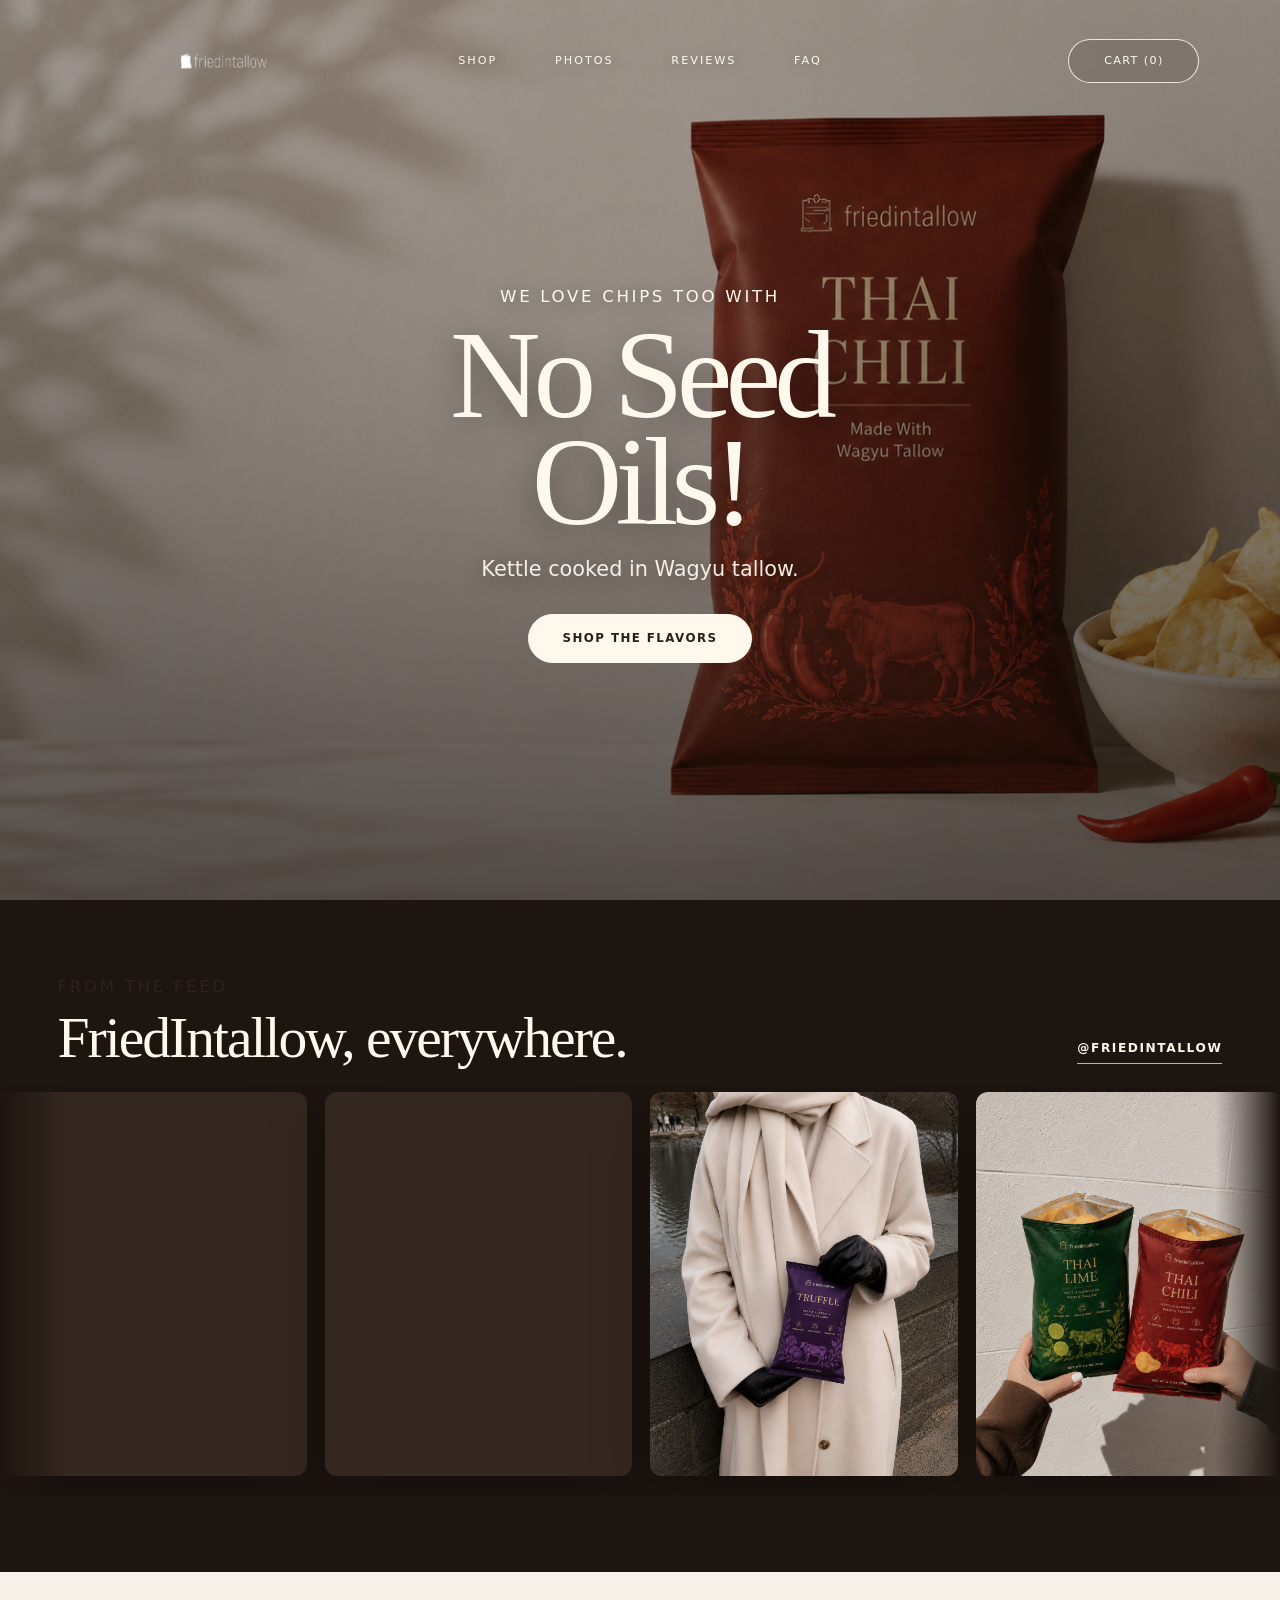
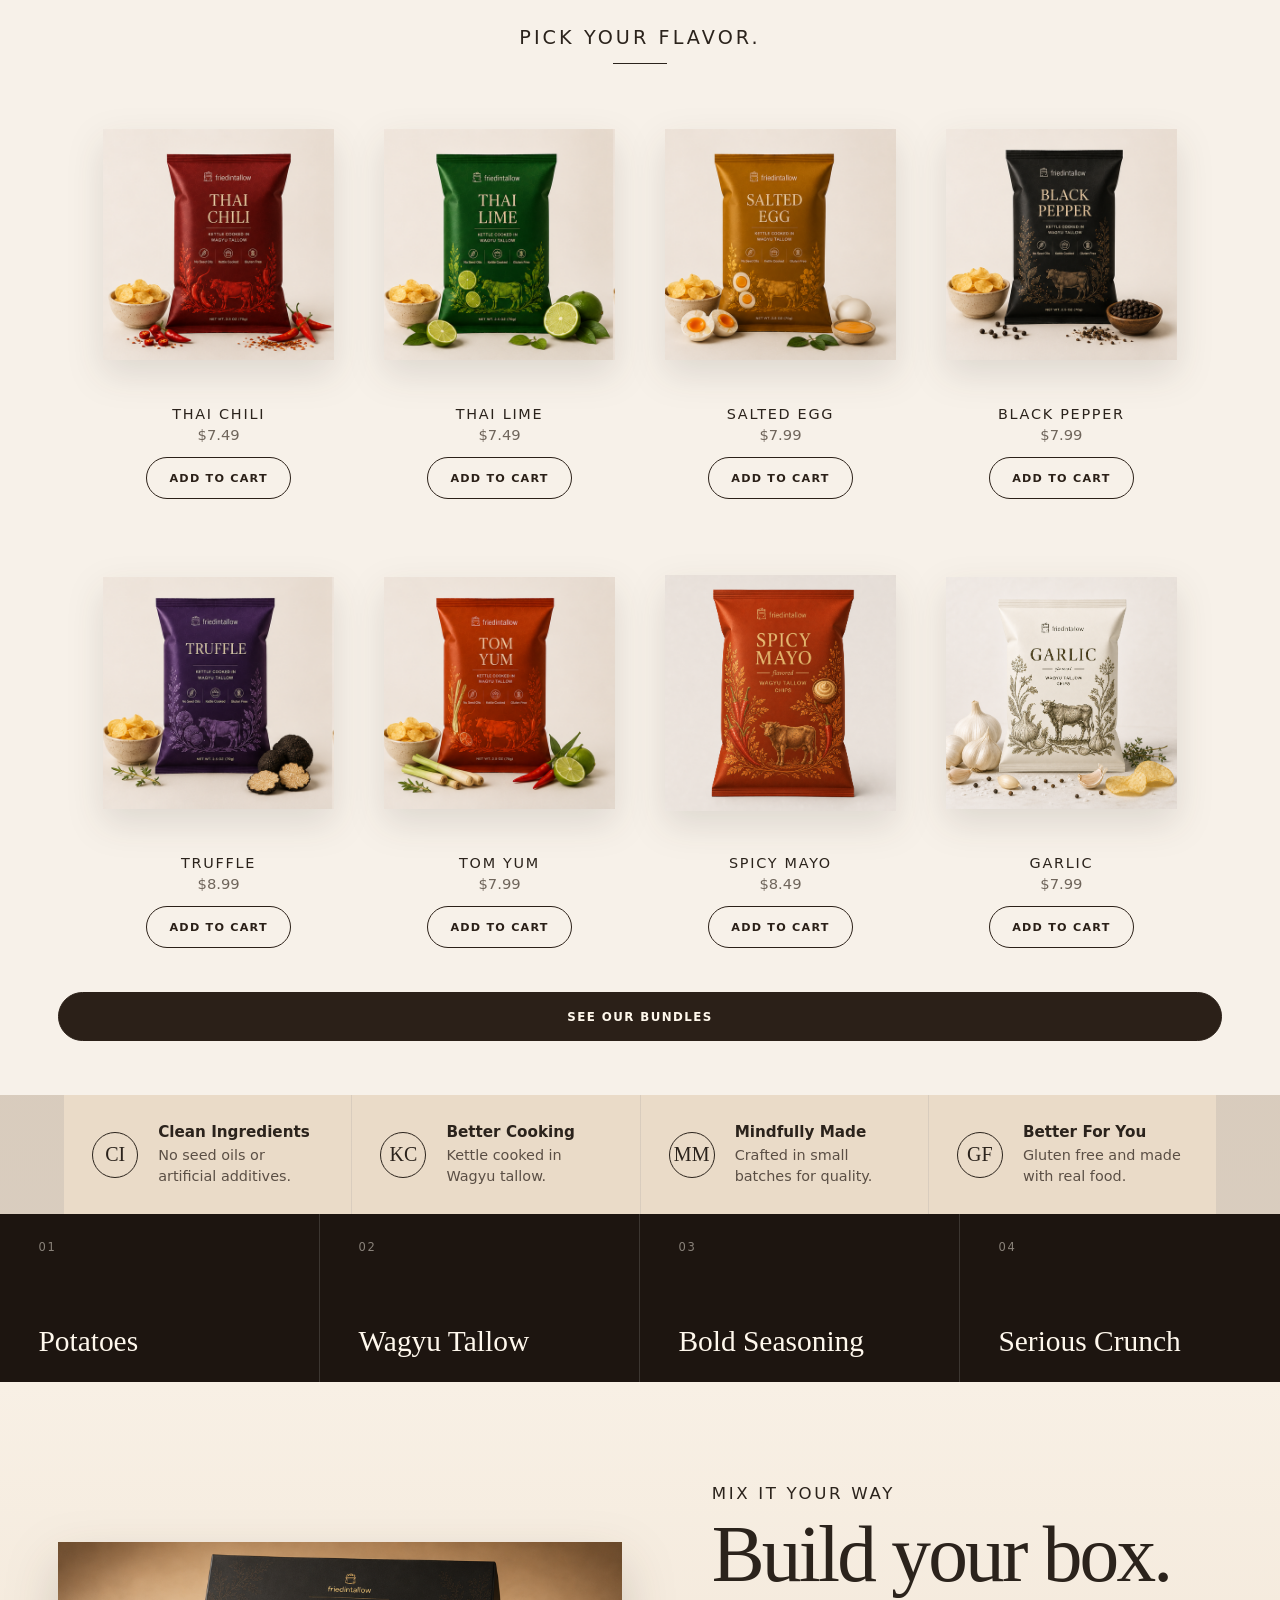
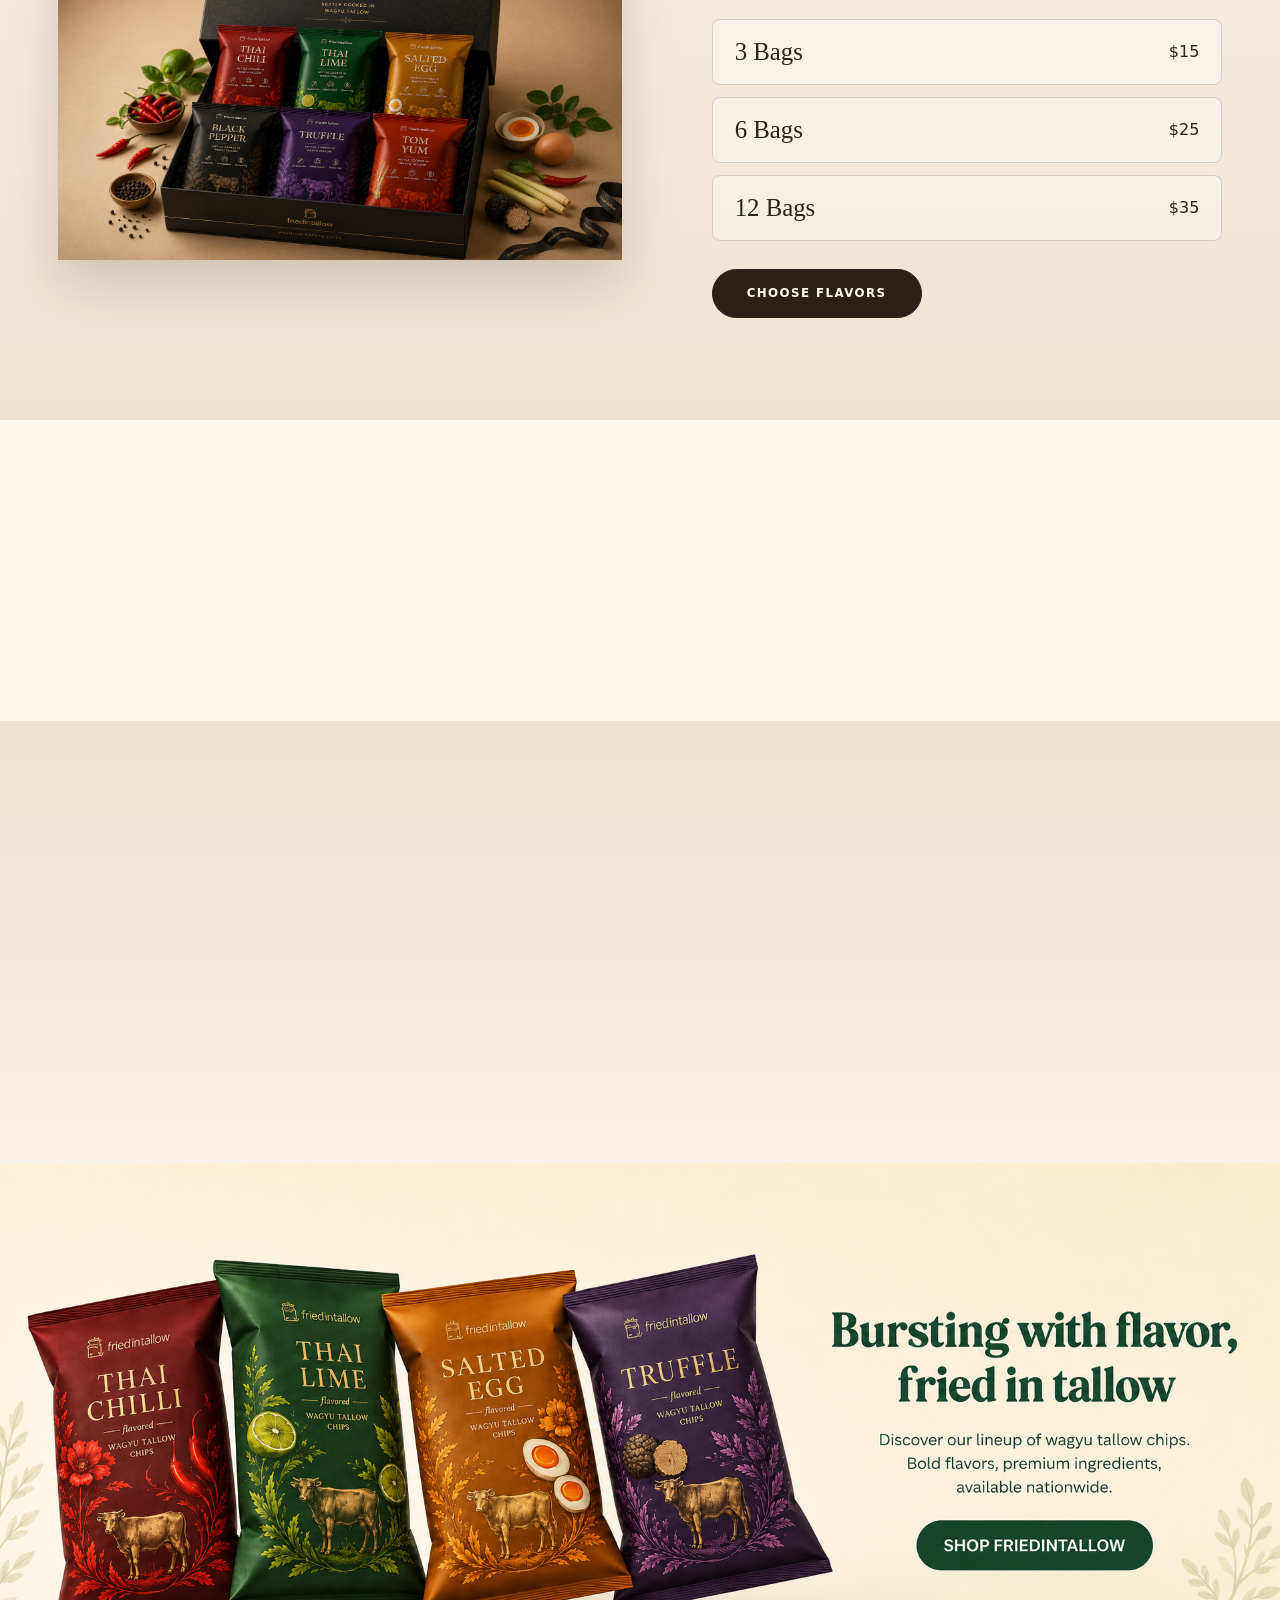
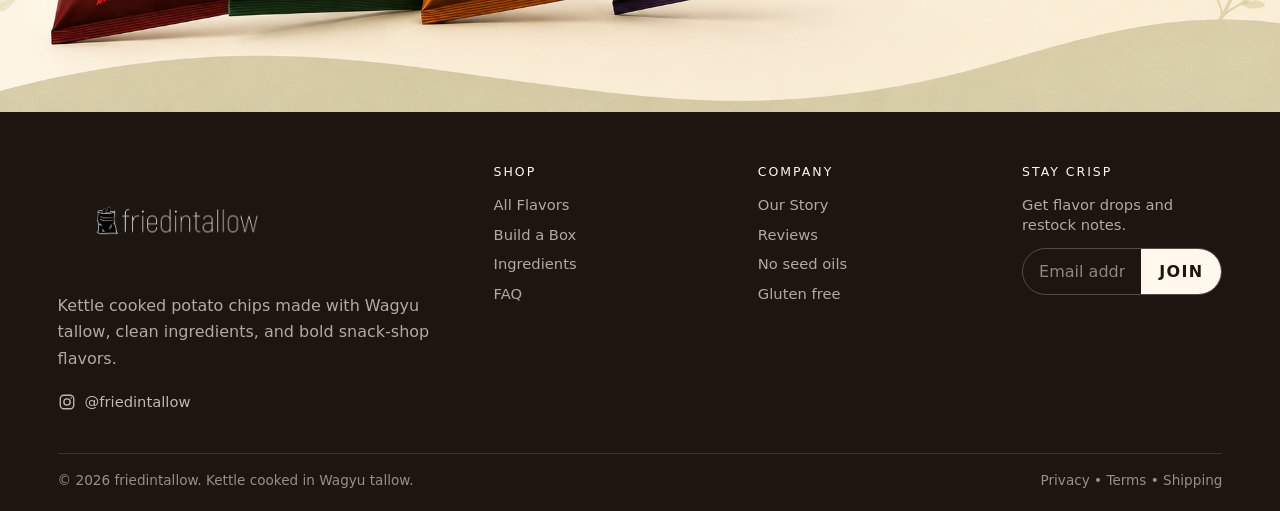
<file: friedintallow-complete88.html>
<!DOCTYPE html>

<html lang="en">
<head>
<meta charset="utf-8"/>
<meta content="width=device-width, initial-scale=1.0" name="viewport"/>
<title>friedintallow | Tallow Potato Chips</title>
<link rel="icon" type="image/png" href="assets/friedintallow-logo-transparent.png"/>
<link rel="shortcut icon" type="image/png" href="assets/friedintallow-logo-transparent.png"/>
<link rel="apple-touch-icon" href="assets/friedintallow-logo-transparent.png"/>
<style>
    :root {
      --cream: #f4ecdd;
      --cream-2: #fbf7ee;
      --sand: #e5d7c4;
      --ink: #2b231c;
      --muted: #6f655b;
      --line: rgba(43, 35, 28, 0.16);
      --brown: #2b2018;
      --brown-2: #3a2a20;
      --rust: #9b321f;
      --green: #173c26;
      --gold: #b37a25;
      --shadow: 0 28px 80px rgba(36, 26, 17, 0.16);
      --radius: 8px;
    }

    * { box-sizing: border-box; }

    html {
      scroll-behavior: smooth;
      background: var(--cream);
    }

    body {
      margin: 0;
      color: var(--ink);
      background:
        radial-gradient(circle at 8% 2%, rgba(255, 255, 255, 0.92), transparent 32rem),
        linear-gradient(180deg, #f8f0e3 0%, #eee1d0 48%, #f8f1e7 100%);
      font-family: Inter, ui-sans-serif, system-ui, -apple-system, BlinkMacSystemFont, "Segoe UI", sans-serif;
      overflow-x: hidden;
    }

    body::before {
      content: "";
      position: fixed;
      inset: 0;
      z-index: -2;
      pointer-events: none;
      opacity: 0.45;
      background-image:
        linear-gradient(rgba(43, 35, 28, 0.03) 1px, transparent 1px),
        linear-gradient(90deg, rgba(43, 35, 28, 0.025) 1px, transparent 1px);
      background-size: 46px 46px;
      mask-image: linear-gradient(to bottom, black, transparent 80%);
    }

    a { color: inherit; text-decoration: none; }
    img { display: block; max-width: 100%; }
    button, input { font: inherit; }
    button { -webkit-tap-highlight-color: transparent; }
    body.modal-open { overflow: hidden; touch-action: none; }
    :focus-visible {
      outline: 3px solid rgba(155, 50, 31, 0.42);
      outline-offset: 3px;
    }

    .nav {
      position: fixed;
      top: 0;
      left: 0;
      right: 0;
      z-index: 50;
      display: grid;
      grid-template-columns: 1fr auto 1fr;
      align-items: center;
      gap: 28px;
      padding: 31px clamp(40px, 6.3vw, 83px);
      color: var(--ink);
      transition: background 240ms ease, box-shadow 240ms ease, padding 240ms ease;
    }

    .nav.scrolled {
      padding-block: 13px;
      background: rgba(248, 240, 227, 0.88);
      box-shadow: 0 12px 34px rgba(33, 25, 18, 0.08);
      backdrop-filter: blur(18px);
    }

    .logo {
      width: min(279px, 43vw);
      height: 59px;
      object-fit: contain;
      object-position: center;
    }

    .nav-links {
      display: flex;
      justify-content: center;
      align-items: center;
      gap: clamp(18px, 4.5vw, 68px);
      font-size: 0.7rem;
      letter-spacing: 0.18em;
      text-transform: uppercase;
    }

    .nav-links a {
      position: relative;
      padding: 8px 0;
    }

    .nav-links a::after {
      content: "";
      position: absolute;
      left: 0;
      bottom: 0;
      width: 100%;
      height: 1px;
      background: currentColor;
      transform: scaleX(0);
      transform-origin: right;
      transition: transform 220ms ease;
    }

    .nav-links a:hover::after {
      transform: scaleX(1);
      transform-origin: left;
    }

    .cart {
      justify-self: end;
      min-width: 131px;
      padding: 11px 23px;
      border: 1px solid var(--ink);
      border-radius: 999px;
      background: transparent;
      color: var(--ink);
      text-align: center;
      font-size: 0.7rem;
      letter-spacing: 0.12em;
      text-transform: uppercase;
      transition: background 200ms ease, color 200ms ease, transform 200ms ease;
    }

    .cart:hover {
      background: var(--brown);
      color: #fff8ec;
      transform: translateY(-2px);
    }

    .section {
      position: relative;
      min-height: 65vh;
      padding: 70px clamp(20px, 4.5vw, 65px);
      display: grid;
      align-items: center;
      isolation: isolate;
    }

    .section.short {
      min-height: auto;
      padding-block: 54px;
    }

    .hero {
      min-height: 100vh;
      grid-template-columns: minmax(420px, 0.9fr) minmax(460px, 1.1fr);
      gap: clamp(36px, 4vw, 70px);
      padding: 119px clamp(52px, 6.3vw, 97px) 49px;
      background:
        linear-gradient(90deg, rgba(245, 237, 223, 0.94) 0%, rgba(245, 237, 223, 0.74) 29%, rgba(245, 237, 223, 0.08) 52%, rgba(245, 237, 223, 0) 100%),
        url("assets/tallowbackground.png") center / cover no-repeat;
      overflow: hidden;
    }

    .hero::before {
      content: "";
      position: absolute;
      inset: 0;
      z-index: -1;
      opacity: 0.18;
      background:
        radial-gradient(ellipse at 14% 16%, rgba(42, 34, 27, 0.22), transparent 20rem),
        repeating-linear-gradient(126deg, transparent 0 33px, rgba(43, 35, 28, 0.035) 34px 35px);
      mask-image: linear-gradient(116deg, black, transparent 45%);
    }

    .hero::after {
      content: "";
      position: absolute;
      left: 0;
      right: 0;
      bottom: 0;
      z-index: -1;
      height: 16vh;
      background: linear-gradient(180deg, rgba(255, 255, 255, 0), rgba(224, 210, 190, 0.62));
      box-shadow: inset 0 1px rgba(255, 255, 255, 0.58);
    }

    .eyebrow {
      margin: 0 0 16px;
      color: var(--ink);
      font-size: clamp(0.9rem, 1.3vw, 1.19rem);
      letter-spacing: 0.16em;
      text-transform: uppercase;
    }

    h1, h2, h3, p { margin-top: 0; }

    h1 {
      max-width: 576px;
      margin-bottom: 20px;
      font-family: Georgia, "Times New Roman", serif;
      font-size: clamp(5.2rem, 9.2vw, 9.4rem);
      font-weight: 400;
      line-height: 0.82;
      letter-spacing: -0.055em;
    }

    h2 {
      margin-bottom: 20px;
      font-family: Georgia, "Times New Roman", serif;
      font-size: clamp(2.7rem, 5.4vw, 6.1rem);
      font-weight: 400;
      line-height: 0.9;
      letter-spacing: -0.035em;
    }

    h3 {
      margin-bottom: 12px;
      font-size: 0.9rem;
      font-weight: 500;
      letter-spacing: 0.16em;
      text-transform: uppercase;
    }

    .lede {
      max-width: 558px;
      margin-bottom: 27px;
      color: #4c4137;
      font-size: clamp(0.95rem, 1.35vw, 1.22rem);
      line-height: 1.65;
    }

    .button {
      display: inline-flex;
      align-items: center;
      justify-content: center;
      min-height: 49px;
      padding: 0 34px;
      border: 1px solid var(--brown);
      border-radius: 999px;
      background: var(--brown);
      color: #fff8ec;
      font-size: 0.74rem;
      font-weight: 800;
      letter-spacing: 0.12em;
      text-transform: uppercase;
      cursor: pointer;
      transition: transform 200ms ease, background 200ms ease, color 200ms ease, box-shadow 200ms ease;
    }

    .button:hover {
      transform: translateY(-3px);
      box-shadow: 0 18px 36px rgba(43, 32, 24, 0.22);
    }

    .button.light {
      background: transparent;
      color: var(--brown);
    }

    .button.light:hover {
      background: var(--brown);
      color: #fff8ec;
    }

    .hero-actions {
      display: flex;
      flex-wrap: wrap;
      gap: 14px;
      align-items: center;
      margin-bottom: 32px;
    }

    .hero .lede {
      position: relative;
      max-width: 369px;
      margin-bottom: 23px;
      font-size: clamp(1.06rem, 1.62vw, 1.35rem);
      line-height: 1.35;
    }

    .hero .lede::before {
      content: "";
      display: block;
      width: 54px;
      height: 1px;
      margin: 0 0 16px;
      background: var(--ink);
      opacity: 0.76;
    }

    .feature-icons {
      display: grid;
      grid-template-columns: repeat(3, minmax(0, 150px));
      gap: 27px;
      margin-top: 31px;
    }

    .mini-icon {
      display: grid;
      justify-items: center;
      gap: 10px;
      color: #372b22;
      text-align: center;
      font-size: 0.77rem;
    }

    .mini-icon span {
      display: grid;
      place-items: center;
      width: 54px;
      height: 54px;
      border: 1px solid var(--ink);
      border-radius: 50%;
      font-family: Georgia, "Times New Roman", serif;
      width: 49px;
      height: 49px;
      font-size: 1.22rem;
    }

    .story {
      grid-template-columns: minmax(300px, 0.9fr) minmax(0, 1fr);
      gap: clamp(36px, 7vw, 110px);
      min-height: 347px;
      padding-top: 38px;
      padding-bottom: 38px;
      background: #efebe5 url("assets/section2.png") center / cover no-repeat;
      border-top: 1px solid rgba(82, 72, 62, 0.08);
      border-bottom: 1px solid rgba(82, 72, 62, 0.08);
    }

    .engraving {
      display: grid;
      place-items: center;
      min-height: 207px;
      color: #84786c;
    }

    .story-art {
      width: min(560px, 100%);
      opacity: 0;
      pointer-events: none;
    }

    .text-link {
      display: inline-flex;
      align-items: center;
      gap: 18px;
      color: var(--brown);
      font-size: 0.8rem;
      font-weight: 800;
      letter-spacing: 0.12em;
      text-transform: uppercase;
      border-bottom: 1px solid currentColor;
      padding-bottom: 6px;
    }

    .text-link::after {
      content: "\2192";
      font-size: 1.35rem;
      line-height: 1;
      transition: transform 200ms ease;
    }

    .text-link:hover::after { transform: translateX(5px); }

    .flavors {
      background: #f7f1e9;
      text-align: center;
      overflow: hidden;
    }

    .section-kicker {
      margin-bottom: 32px;
      font-size: clamp(1rem, 1.9vw, 1.58rem);
      font-weight: 400;
      letter-spacing: 0.16em;
      text-transform: uppercase;
    }

    .section-kicker::after {
      content: "";
      display: block;
      width: 54px;
      height: 1px;
      margin: 14px auto 0;
      background: currentColor;
    }

    .product-row {
      display: grid;
      grid-template-columns: repeat(4, minmax(180px, 1fr));
      gap: clamp(16px, 2vw, 31px);
      align-items: end;
      max-width: 1098px;
      margin: 0 auto 32px;
    }

    .product-card {
      position: relative;
      padding: 12px;
      border-radius: var(--radius);
      transition: transform 260ms ease;
      display: grid;
      justify-items: center;
    }

    .product-card:hover {
      transform: translateY(-12px);
    }

    .product-card img {
      width: 100%;
      height: 288px;
      max-width: 100%;
      object-fit: contain;
      border-radius: 0;
      filter: drop-shadow(0 14px 18px rgba(42, 31, 22, 0.12));
      mix-blend-mode: multiply;
    }

    .pack {
      position: relative;
      display: grid;
      place-items: center;
      width: min(190px, 100%);
      height: 300px;
      color: #f7e8c9;
      border-radius: 6px 6px 14px 14px;
      background:
        linear-gradient(100deg, rgba(255, 255, 255, 0.16), transparent 22%, rgba(0, 0, 0, 0.13) 86%),
        linear-gradient(180deg, rgba(255, 255, 255, 0.08), transparent 16%),
        var(--pack-color, #8b2f20);
      box-shadow:
        inset 0 8px 0 rgba(0, 0, 0, 0.18),
        inset 0 -9px 0 rgba(0, 0, 0, 0.14),
        0 18px 25px rgba(42, 31, 22, 0.18);
      overflow: hidden;
    }

    .pack::before,
    .pack::after {
      content: "";
      position: absolute;
      left: 0;
      right: 0;
      height: 8px;
      background: repeating-linear-gradient(180deg, rgba(0, 0, 0, 0.18) 0 1px, transparent 1px 3px);
      opacity: 0.7;
    }

    .pack::before { top: 8px; }
    .pack::after { bottom: 8px; }

    .pack-brand {
      position: absolute;
      top: 36px;
      font-size: 0.62rem;
      letter-spacing: 0.06em;
      opacity: 0.9;
    }

    .pack-name {
      max-width: 150px;
      font-family: Georgia, "Times New Roman", serif;
      font-size: 2rem;
      line-height: 0.95;
      letter-spacing: 0.02em;
      text-transform: uppercase;
    }

    .pack-made {
      position: absolute;
      top: 132px;
      font-size: 0.68rem;
      line-height: 1.25;
      opacity: 0.9;
    }

    .pack-icons {
      position: absolute;
      top: 174px;
      display: flex;
      gap: 10px;
      font-size: 0.5rem;
      letter-spacing: 0.02em;
      opacity: 0.75;
    }

    .pack-art {
      position: absolute;
      left: 18px;
      right: 18px;
      bottom: 36px;
      height: 56px;
      border: 1px solid currentColor;
      border-top: 0;
      border-radius: 50%;
      opacity: 0.42;
    }

    .pack.small {
      width: 205px;
      height: 322px;
      transform-origin: center bottom;
    }

    .pack.green { --pack-color: #1f4428; color: #cbdc8f; }
    .pack.gold { --pack-color: #a46e22; color: #f3dfac; }
    .pack.orange { --pack-color: #a9481f; color: #f6d0a2; }
    .pack.cream { --pack-color: #b95d25; color: #ffe0b4; }

    .product-card h3 {
      margin-top: 18px;
      margin-bottom: 4px;
      letter-spacing: 0.12em;
    }

    .product-card p {
      margin: 0;
      color: var(--muted);
      font-size: 0.92rem;
    }

    .benefit-bar {
      display: grid;
      grid-template-columns: repeat(4, minmax(0, 1fr));
      gap: 1px;
      padding: 0 clamp(22px, 5vw, 72px);
      background: rgba(43, 35, 28, 0.11);
    }

    .benefit {
      display: grid;
      grid-template-columns: 48px 1fr;
      gap: 18px;
      align-items: center;
      min-height: 119px;
      padding: 22px clamp(13px, 2.2vw, 29px);
      background: #eadbc8;
      text-align: left;
    }

    .benefit .mini {
      display: grid;
      place-items: center;
      width: 46px;
      height: 46px;
      border: 1px solid var(--ink);
      border-radius: 50%;
      font-family: Georgia, "Times New Roman", serif;
      font-size: 1.25rem;
    }

    .benefit strong {
      display: block;
      margin-bottom: 4px;
      font-size: 0.95rem;
      font-weight: 700;
    }

    .benefit span {
      color: #5b4f45;
      font-size: 0.9rem;
      line-height: 1.35;
    }

    .ingredients {
      grid-template-columns: minmax(0, 0.9fr) minmax(360px, 1.1fr);
      gap: clamp(34px, 7vw, 92px);
      background: #f9f3ea;
    }

    .ingredient-stack {
      display: grid;
      grid-template-columns: repeat(2, minmax(0, 1fr));
      gap: 14px;
    }

    .ingredient-card {
      min-height: 176px;
      padding: 23px;
      border: 1px solid var(--line);
      border-radius: var(--radius);
      background: rgba(255, 255, 255, 0.42);
      box-shadow: 0 16px 42px rgba(43, 32, 24, 0.06);
    }

    .ingredient-card strong {
      display: block;
      margin-bottom: 12px;
      font-family: Georgia, "Times New Roman", serif;
      font-size: 1.62rem;
      font-weight: 400;
    }

    .ingredient-card p {
      color: var(--muted);
      line-height: 1.55;
    }

    .process {
      color: #fff8ed;
      background:
        radial-gradient(circle at 88% 50%, rgba(164, 110, 34, 0.2), transparent 20rem),
        linear-gradient(90deg, rgba(29, 21, 15, 0.98), rgba(64, 43, 31, 0.9)),
        #2b2018;
      overflow: hidden;
    }

    .process .lede {
      color: rgba(255, 248, 237, 0.76);
    }

    .steps {
      display: grid;
      grid-template-columns: repeat(4, minmax(0, 1fr));
      gap: 13px;
      margin-top: 32px;
      max-width: 882px;
    }

    .step {
      min-height: 223px;
      padding: 22px;
      border: 1px solid rgba(255, 248, 237, 0.2);
      border-radius: var(--radius);
      background: rgba(255, 248, 237, 0.08);
      backdrop-filter: blur(10px);
    }

    .step span {
      display: grid;
      place-items: center;
      width: 42px;
      height: 42px;
      margin-bottom: 42px;
      border: 1px solid rgba(255, 248, 237, 0.66);
      border-radius: 50%;
      font-family: Georgia, "Times New Roman", serif;
      font-size: 1.3rem;
    }

    .bundle {
      grid-template-columns: minmax(360px, 1.05fr) minmax(0, 0.95fr);
      gap: clamp(34px, 7vw, 96px);
      background: linear-gradient(180deg, #f8f0e5 0%, #efe2d1 100%);
    }

    .bundle-stage {
      position: relative;
      min-height: 468px;
      border-radius: var(--radius);
      background:
        radial-gradient(circle at 50% 78%, rgba(43, 35, 28, 0.18), transparent 18rem),
        linear-gradient(135deg, #efe0cf, #fff9f0);
      box-shadow: inset 0 0 0 1px var(--line), var(--shadow);
      overflow: hidden;
    }

 .bundle-stage {
  display: flex;
  align-items: center;
  justify-content: center;
  min-height: auto;
  background: transparent;
  box-shadow: none;
  border-radius: 0;
  overflow: visible;
}

.bundle-stage img {
  position: relative;
  width: 100%;
  max-width: 700px;
  height: auto;
  object-fit: contain;
  border-radius: 0;
  filter: drop-shadow(0 22px 26px rgba(42, 31, 22, 0.18));
  mix-blend-mode: normal;
}


    .plans {
      display: grid;
      gap: 12px;
      margin: 28px 0;
    }

    .plan {
      display: flex;
      align-items: center;
      justify-content: space-between;
      gap: 18px;
      padding: 18px 22px;
      border: 1px solid var(--line);
      border-radius: var(--radius);
      background: rgba(255, 255, 255, 0.38);
    }

    .plan strong {
      font-family: Georgia, "Times New Roman", serif;
      font-size: 1.55rem;
      font-weight: 400;
    }

    .reviews {
      background: #fff8ef;
      text-align: center;
    }

    .quote-grid {
      display: grid;
      grid-template-columns: repeat(3, minmax(0, 1fr));
      gap: 18px;
      max-width: 1160px;
      margin: 0 auto;
    }

    .quote {
      min-height: 252px;
      padding: 31px;
      border: 1px solid var(--line);
      border-radius: var(--radius);
      background: #f3e7d7;
      text-align: left;
    }

    .quote .stars {
      margin-bottom: 22px;
      color: var(--gold);
      letter-spacing: 0.12em;
    }

    .quote p {
      color: #4e433a;
      font-family: Georgia, "Times New Roman", serif;
      font-size: 1.31rem;
      line-height: 1.35;
    }

    .quote strong {
      color: var(--brown);
      font-size: 0.82rem;
      letter-spacing: 0.13em;
      text-transform: uppercase;
    }

    .faq {
      grid-template-columns: minmax(0, 0.8fr) minmax(360px, 1.2fr);
      gap: clamp(34px, 7vw, 96px);
      background: linear-gradient(180deg, #efe1cf, #f9f1e7);
    }

    details {
      border-top: 1px solid var(--line);
      padding: 24px 0;
    }

    details:last-child { border-bottom: 1px solid var(--line); }

    summary {
      cursor: pointer;
      list-style: none;
      font-size: 1.08rem;
      letter-spacing: 0.08em;
      text-transform: uppercase;
    }

    summary::-webkit-details-marker { display: none; }

    details p {
      max-width: 740px;
      margin: 14px 0 0;
      color: var(--muted);
      line-height: 1.7;
    }

    .final {
      min-height: 52vh;
      background:
        linear-gradient(180deg, rgba(43, 32, 24, 0.12), rgba(43, 32, 24, 0.82)),
        url("lastsection.png") center / cover no-repeat;
      color: #fff8ed;
      text-align: center;
    }

    .final-card {
      max-width: 756px;
      margin: auto;
      padding: clamp(30px, 5vw, 58px);
      border: 1px solid rgba(255, 248, 237, 0.22);
      border-radius: var(--radius);
      background: rgba(43, 32, 24, 0.46);
      box-shadow: 0 28px 90px rgba(0, 0, 0, 0.26);
      backdrop-filter: blur(12px);
    }

    .final .lede {
      margin-inline: auto;
      color: rgba(255, 248, 237, 0.78);
    }

    footer {
      padding: 52px clamp(20px, 4.5vw, 65px) 23px;
      background: #1d1510;
      color: rgba(255, 248, 237, 0.72);
    }

    .footer-grid {
      display: grid;
      grid-template-columns: minmax(260px, 1.3fr) repeat(3, minmax(150px, 0.7fr));
      gap: clamp(28px, 5vw, 78px);
      align-items: start;
    }

    .footer-logo {
      width: 225px;
      margin-bottom: 18px;
      filter: invert(1);
      opacity: 0.9;
    }

    .footer-about p {
      max-width: 380px;
      color: rgba(255, 248, 237, 0.66);
      line-height: 1.65;
    }

    .footer-instagram {
      display: inline-flex;
      align-items: center;
      gap: 9px;
      margin-top: 5px;
      color: rgba(255, 248, 237, 0.72);
      font-size: 0.92rem;
      line-height: 1;
      transition: color 180ms ease, transform 180ms ease;
    }

    .footer-instagram:hover {
      color: #fff8ed;
      transform: translateY(-1px);
    }

    .footer-instagram svg {
      width: 18px;
      height: 18px;
      flex: 0 0 auto;
    }

    .footer-col h3 {
      margin-bottom: 16px;
      color: #fff8ed;
      font-size: 0.78rem;
      letter-spacing: 0.16em;
    }

    .footer-col a,
    .footer-col span {
      display: block;
      margin-bottom: 10px;
      color: rgba(255, 248, 237, 0.66);
      font-size: 0.92rem;
      line-height: 1.35;
    }

    .footer-col a:hover {
      color: #fff8ed;
    }

    .newsletter {
      display: flex;
      margin-top: 14px;
      border: 1px solid rgba(255, 248, 237, 0.24);
      border-radius: 999px;
      overflow: hidden;
    }

    .newsletter input {
      min-width: 0;
      width: 100%;
      border: 0;
      padding: 13px 16px;
      color: #fff8ed;
      background: transparent;
      outline: 0;
    }

    .newsletter input::placeholder {
      color: rgba(255, 248, 237, 0.5);
    }

    .newsletter button {
      border: 0;
      padding: 0 18px;
      background: #fff8ed;
      color: #1d1510;
      font-weight: 800;
      letter-spacing: 0.08em;
      text-transform: uppercase;
      cursor: pointer;
    }

    .footer-bottom {
      display: flex;
      justify-content: space-between;
      gap: 18px;
      flex-wrap: wrap;
      margin-top: 38px;
      padding-top: 18px;
      border-top: 1px solid rgba(255, 248, 237, 0.14);
      color: rgba(255, 248, 237, 0.54);
      font-size: 0.85rem;
    }

    .reveal {
      opacity: 0;
      transform: translateY(24px);
      transition: opacity 800ms ease, transform 800ms ease;
    }

    .reveal.visible {
      opacity: 1;
      transform: translateY(0);
    }

    .stagger > * {
      opacity: 0;
      transform: translateY(22px);
      transition: opacity 650ms ease, transform 650ms ease;
    }

    .stagger.visible > * {
      opacity: 1;
      transform: translateY(0);
    }

    .stagger.visible > *:nth-child(2) { transition-delay: 80ms; }
    .stagger.visible > *:nth-child(3) { transition-delay: 160ms; }
    .stagger.visible > *:nth-child(4) { transition-delay: 240ms; }
    .stagger.visible > *:nth-child(5) { transition-delay: 320ms; }

    @keyframes float-bag {
      0%, 100% { transform: translateY(0) rotate(0deg); }
      50% { transform: translateY(-16px) rotate(0.8deg); }
    }

    @keyframes hero-rise {
      from { opacity: 0; transform: translateY(28px) scale(0.985); }
      to { opacity: 1; transform: translateY(0) scale(1); }
    }

    @media (max-width: 1040px) {
      .nav {
        grid-template-columns: auto 1fr auto;
      }

      .nav-links {
        gap: 22px;
      }

      .hero,
      .story,
      .ingredients,
      .bundle,
      .faq {
        grid-template-columns: 1fr;
      }

      .product-row {
        grid-template-columns: repeat(3, minmax(0, 1fr));
      }

      .benefit-bar,
      .steps,
      .quote-grid {
        grid-template-columns: repeat(2, minmax(0, 1fr));
      }
    }

    @media (max-width: 720px) {
      .nav {
        padding: 14px 16px;
        grid-template-columns: 1fr auto;
      }

      .logo {
        width: 171px;
        height: 48px;
      }

      .nav-links {
        display: none;
      }

      .cart {
        min-width: auto;
        padding: 9px 13px;
      }

      .section {
        padding: 65px 16px 50px;
      }

      .hero {
        min-height: 100vh;
        grid-template-columns: 1fr;
        padding-top: 97px;
        padding-bottom: 41vh;
        background:
          linear-gradient(180deg, rgba(245, 237, 223, 0.97) 0%, rgba(245, 237, 223, 0.88) 44%, rgba(245, 237, 223, 0.12) 76%, rgba(245, 237, 223, 0) 100%),
          url("assets/tallowbackground.png") 68% bottom / auto 100% no-repeat;
      }

      .section.short {
        padding-block: 47px;
      }

      .story {
        min-height: auto;
        padding-top: 198px;
        background: #efebe5 url("assets/section2.png") left top / auto 100% no-repeat;
      }

      .footer-grid {
        grid-template-columns: 1fr;
      }

      .newsletter {
        max-width: 420px;
      }

      h1 {
        font-size: clamp(4rem, 20.7vw, 6.1rem);
      }

      .feature-icons,
      .ingredient-stack,
      .product-row,
      .benefit-bar,
      .steps,
      .quote-grid {
        grid-template-columns: 1fr;
      }

      .product-row {
        max-width: 369px;
      }

      .hero-actions {
        align-items: stretch;
        flex-direction: column;
      }

      .button {
        width: 100%;
      }

      .bundle-stage {
        min-height: 360px;
      }

      .bundle-stage img {
        width: 48%;
      }
    }

    /* Mobile navigation, cart, and responsive refinements */
    .mobile-menu-toggle {
      display: none;
      width: 44px;
      height: 44px;
      padding: 10px;
      border: 0;
      background: transparent;
      color: inherit;
      cursor: pointer;
    }

    .mobile-menu-toggle span {
      display: block;
      width: 22px;
      height: 1px;
      margin: 5px auto;
      background: currentColor;
      transition: transform 200ms ease, opacity 200ms ease;
    }

    .mobile-menu-toggle[aria-expanded="true"] span:nth-child(1) {
      transform: translateY(6px) rotate(45deg);
    }

    .mobile-menu-toggle[aria-expanded="true"] span:nth-child(2) { opacity: 0; }

    .mobile-menu-toggle[aria-expanded="true"] span:nth-child(3) {
      transform: translateY(-6px) rotate(-45deg);
    }

    .mobile-menu {
      position: fixed;
      top: 72px;
      left: 12px;
      right: 12px;
      z-index: 49;
      display: grid;
      gap: 2px;
      padding: 12px;
      border: 1px solid var(--line);
      border-radius: 14px;
      background: rgba(248, 240, 227, 0.97);
      box-shadow: var(--shadow);
      backdrop-filter: blur(18px);
    }

    .mobile-menu[hidden] { display: none; }

    .mobile-menu a {
      min-height: 48px;
      display: flex;
      align-items: center;
      padding: 0 14px;
      border-radius: 9px;
      font-size: 0.78rem;
      letter-spacing: 0.13em;
      text-transform: uppercase;
    }

    .mobile-menu a:hover { background: rgba(43, 35, 28, 0.07); }

    .cart {
      min-height: 44px;
      cursor: pointer;
    }

    .add-to-cart {
      min-height: 42px;
      margin-top: 14px;
      padding: 0 22px;
      border: 1px solid var(--brown);
      border-radius: 999px;
      background: transparent;
      color: var(--brown);
      font-size: 0.7rem;
      font-weight: 800;
      letter-spacing: 0.11em;
      text-transform: uppercase;
      cursor: pointer;
      transition: background 180ms ease, color 180ms ease, transform 180ms ease;
    }

    .add-to-cart:hover {
      background: var(--brown);
      color: #fff8ec;
      transform: translateY(-2px);
    }

    .cart-backdrop {
      position: fixed;
      inset: 0;
      z-index: 100;
      display: grid;
      place-items: center;
      padding: 20px;
      background: rgba(29, 21, 16, 0.58);
      opacity: 0;
      visibility: hidden;
      transition: opacity 220ms ease, visibility 220ms ease;
    }

    .cart-backdrop.open {
      opacity: 1;
      visibility: visible;
    }

    .cart-modal {
      width: min(620px, 100%);
      max-height: min(760px, calc(100svh - 40px));
      display: grid;
      grid-template-rows: auto minmax(0, 1fr) auto;
      overflow: hidden;
      border: 1px solid rgba(255, 248, 237, 0.32);
      border-radius: 18px;
      background: var(--cream-2);
      box-shadow: 0 36px 110px rgba(0, 0, 0, 0.34);
      transform: translateY(20px) scale(0.985);
      transition: transform 220ms ease;
    }

    .cart-backdrop.open .cart-modal { transform: translateY(0) scale(1); }

    .cart-modal-header,
    .cart-modal-footer {
      padding: 20px 22px;
      background: rgba(244, 236, 221, 0.96);
    }

    .cart-modal-header {
      display: flex;
      align-items: center;
      justify-content: space-between;
      gap: 18px;
      border-bottom: 1px solid var(--line);
    }

    .cart-modal-header h2 {
      margin: 0;
      font-size: clamp(2rem, 7vw, 3.2rem);
      line-height: 1;
    }

    .cart-close {
      flex: 0 0 auto;
      width: 44px;
      height: 44px;
      border: 1px solid var(--line);
      border-radius: 50%;
      background: transparent;
      color: var(--ink);
      font-size: 1.5rem;
      cursor: pointer;
    }

    .cart-items {
      min-height: 160px;
      overflow-y: auto;
      overscroll-behavior: contain;
      padding: 8px 22px;
    }

    .cart-empty {
      min-height: 220px;
      display: grid;
      place-items: center;
      padding: 30px;
      color: var(--muted);
      text-align: center;
      line-height: 1.6;
    }

    .cart-item {
      display: grid;
      grid-template-columns: 74px minmax(0, 1fr) auto;
      gap: 15px;
      align-items: center;
      padding: 14px 0;
      border-bottom: 1px solid var(--line);
    }

    .cart-item img {
      width: 74px;
      height: 92px;
      object-fit: contain;
      filter: drop-shadow(0 8px 10px rgba(42, 31, 22, 0.12));
      mix-blend-mode: multiply;
    }

    .cart-item-name {
      margin-bottom: 5px;
      font-family: Georgia, "Times New Roman", serif;
      font-size: 1.2rem;
    }

    .cart-item-price { color: var(--muted); font-size: 0.9rem; }

    .cart-item-actions {
      display: grid;
      justify-items: end;
      gap: 8px;
    }

    .quantity-control {
      display: inline-grid;
      grid-template-columns: 34px 34px 34px;
      align-items: center;
      overflow: hidden;
      border: 1px solid var(--line);
      border-radius: 999px;
      background: rgba(255, 255, 255, 0.5);
    }

    .quantity-control button {
      width: 34px;
      height: 34px;
      border: 0;
      background: transparent;
      cursor: pointer;
    }

    .quantity-control span { text-align: center; font-size: 0.86rem; }

    .remove-item {
      border: 0;
      padding: 3px 0;
      background: transparent;
      color: var(--rust);
      font-size: 0.72rem;
      text-decoration: underline;
      cursor: pointer;
    }

    .cart-modal-footer { border-top: 1px solid var(--line); }

    .cart-summary {
      display: flex;
      align-items: center;
      justify-content: space-between;
      gap: 18px;
      margin-bottom: 14px;
      font-size: 1rem;
    }

    .cart-summary strong {
      font-family: Georgia, "Times New Roman", serif;
      font-size: 1.55rem;
      font-weight: 400;
    }

    .checkout-button { width: 100%; }

    .checkout-button[disabled] {
      opacity: 0.55;
      cursor: not-allowed;
      transform: none;
      box-shadow: none;
    }

    .cart-note,
    .cart-error {
      margin: 10px 0 0;
      font-size: 0.8rem;
      line-height: 1.45;
      text-align: center;
    }

    .cart-note { color: var(--muted); }
    .cart-error { color: var(--rust); }

    .toast {
      position: fixed;
      left: 50%;
      bottom: max(22px, env(safe-area-inset-bottom));
      z-index: 130;
      max-width: calc(100vw - 32px);
      padding: 12px 18px;
      border-radius: 999px;
      background: var(--brown);
      color: #fff8ec;
      font-size: 0.84rem;
      box-shadow: 0 18px 42px rgba(0, 0, 0, 0.25);
      opacity: 0;
      pointer-events: none;
      transform: translate(-50%, 18px);
      transition: opacity 180ms ease, transform 180ms ease;
    }

    .toast.show {
      opacity: 1;
      transform: translate(-50%, 0);
    }

    @media (max-width: 720px) {
      .nav {
        grid-template-columns: minmax(0, 1fr) auto auto;
        gap: 5px;
        padding: 12px max(14px, env(safe-area-inset-right)) 12px max(14px, env(safe-area-inset-left));
      }

      .nav.scrolled { padding-block: 9px; }

      .logo {
        width: min(166px, 46vw);
        height: 48px;
        object-position: left center;
      }

      .mobile-menu-toggle { display: block; }

      .cart {
        min-width: auto;
        min-height: 42px;
        padding: 9px 12px;
        font-size: 0.64rem;
      }

      .section { padding: 62px 18px; }

      .hero {
        min-height: 100svh;
        align-items: start;
        padding: 104px 18px max(300px, 39svh);
      }

      h1 {
        max-width: 100%;
        font-size: clamp(3.65rem, 19vw, 5.5rem);
        line-height: 0.86;
      }

      h2 {
        font-size: clamp(2.45rem, 12vw, 4.4rem);
        line-height: 0.94;
      }

      .hero .lede { max-width: 290px; font-size: 1.05rem; }

      .feature-icons {
        grid-template-columns: repeat(3, minmax(0, 1fr));
        gap: 10px;
      }

      .mini-icon { gap: 8px; font-size: 0.68rem; }

      .mini-icon span {
        width: 44px;
        height: 44px;
        font-size: 1rem;
      }

      .product-row {
        grid-template-columns: repeat(2, minmax(0, 1fr));
        gap: 14px 8px;
        max-width: 520px;
        align-items: stretch;
      }

      .product-card {
        align-content: start;
        padding: 8px 4px 12px;
      }

      .product-card:hover { transform: none; }

      .product-card img { height: clamp(168px, 48vw, 225px); }

      .product-card h3 {
        min-height: 2.3em;
        display: grid;
        place-items: center;
        margin-top: 10px;
        font-size: 0.76rem;
        line-height: 1.2;
      }

      .product-card p { font-size: 0.86rem; }

      .add-to-cart {
        width: 100%;
        min-height: 40px;
        margin-top: 10px;
        padding-inline: 10px;
        font-size: 0.62rem;
      }

      .benefit-bar { padding: 0 18px; }
      .benefit { min-height: 104px; }
      .bundle-stage { min-height: 330px; }
      .bundle-stage img { width: 49%; }
      .quote { min-height: auto; padding: 24px; }
      .final { padding-block: 72px; }
      .final-card { padding: 34px 20px; }
      footer { padding-inline: 18px; }

      .cart-backdrop {
        align-items: end;
        padding: 0;
      }

      .cart-modal {
        width: 100%;
        max-height: min(88svh, 760px);
        border-radius: 20px 20px 0 0;
        transform: translateY(100%);
      }

      .cart-backdrop.open .cart-modal { transform: translateY(0); }

      .cart-modal-header,
      .cart-modal-footer { padding: 17px 16px; }

      .cart-items { padding-inline: 16px; }

      .cart-item {
        grid-template-columns: 60px minmax(0, 1fr);
        gap: 12px;
      }

      .cart-item img {
        width: 60px;
        height: 78px;
      }

      .cart-item-actions {
        grid-column: 2;
        grid-row: 2;
        justify-items: start;
        grid-auto-flow: column;
        align-items: center;
        justify-content: space-between;
        width: 100%;
      }
    }

    @media (max-width: 420px) {
      .nav { padding-inline: 10px; }
      .logo { width: min(142px, 42vw); }
      .mobile-menu-toggle { width: 40px; height: 40px; padding: 8px; }

      .cart {
        min-height: 40px;
        padding-inline: 10px;
        letter-spacing: 0.08em;
      }

      .section,
      .hero { padding-inline: 15px; }

      h1 { font-size: clamp(3.25rem, 18.4vw, 4.6rem); }
      .feature-icons { gap: 6px; }
      .mini-icon { font-size: 0.62rem; }
      .product-row { gap-inline: 5px; }
      .product-card img { height: 160px; }
      .product-card h3 { font-size: 0.7rem; }

      .add-to-cart {
        font-size: 0.58rem;
        letter-spacing: 0.08em;
      }
    }


    /* Editorial product photography */
    .product-story {
      padding-block: clamp(72px, 8vw, 118px);
      background: #eadfce;
      overflow: hidden;
    }

    .product-story-head {
      display: grid;
      grid-template-columns: minmax(0, 0.75fr) minmax(320px, 1.25fr);
      gap: clamp(28px, 7vw, 100px);
      align-items: end;
      max-width: 1280px;
      margin: 0 auto 38px;
    }

    .product-story-head h2 { margin-bottom: 0; }
    .product-story-head .lede { margin-bottom: 0; max-width: 620px; }

    .product-photo-grid {
      display: grid;
      grid-template-columns: 1.2fr 0.8fr 0.8fr;
      grid-template-rows: repeat(2, minmax(190px, 28vw));
      gap: 14px;
      max-width: 1280px;
      margin: 0 auto;
    }

    .product-photo {
      position: relative;
      margin: 0;
      overflow: hidden;
      border-radius: 12px;
      background: #d7c6b1;
      box-shadow: 0 18px 52px rgba(43, 32, 24, 0.12);
    }

    .product-photo:first-child { grid-row: 1 / 3; }
    .product-photo:nth-child(4) { grid-column: 2 / 4; }

    .product-photo img {
      width: 100%;
      height: 100%;
      object-fit: cover;
      transition: transform 700ms cubic-bezier(.2,.7,.2,1);
    }

    .product-photo:hover img { transform: scale(1.035); }

    .product-photo figcaption {
      position: absolute;
      left: 16px;
      bottom: 16px;
      max-width: calc(100% - 32px);
      padding: 9px 12px;
      border: 1px solid rgba(255,255,255,.25);
      border-radius: 999px;
      color: #fff8ed;
      background: rgba(29, 21, 16, .56);
      backdrop-filter: blur(10px);
      font-size: .68rem;
      font-weight: 800;
      letter-spacing: .11em;
      text-transform: uppercase;
    }

    /* Reviews with customer imagery */
    .reviews { overflow: hidden; }

    .review-summary {
      display: flex;
      justify-content: center;
      align-items: center;
      gap: 16px;
      flex-wrap: wrap;
      margin: -10px auto 32px;
      color: var(--muted);
      font-size: .9rem;
    }

    .review-summary strong {
      color: var(--brown);
      font-family: Georgia, "Times New Roman", serif;
      font-size: 1.5rem;
      font-weight: 400;
    }

    .review-card-grid {
      display: grid;
      grid-template-columns: repeat(4, minmax(0, 1fr));
      gap: 16px;
      max-width: 1280px;
      margin: 0 auto;
    }

    .review-card {
      overflow: hidden;
      border: 1px solid var(--line);
      border-radius: 12px;
      background: #f3e7d7;
      text-align: left;
      box-shadow: 0 16px 42px rgba(43, 32, 24, .07);
    }

    .review-card img {
      width: 100%;
      aspect-ratio: 4 / 3;
      object-fit: cover;
      background: #dfcfbc;
    }

    .review-card-body { padding: 22px; }
    .review-card .stars { margin-bottom: 14px; color: var(--gold); letter-spacing: .12em; }

    .review-card blockquote {
      margin: 0 0 18px;
      color: #4e433a;
      font-family: Georgia, "Times New Roman", serif;
      font-size: 1.13rem;
      line-height: 1.42;
    }

    .review-card footer {
      padding: 0;
      background: transparent;
      color: var(--brown);
      font-size: .75rem;
      font-weight: 800;
      letter-spacing: .12em;
      text-transform: uppercase;
    }

    /* Auto-sliding Instagram gallery */
    .instagram-section {
      padding: clamp(70px, 8vw, 110px) 0;
      background: #1d1510;
      color: #fff8ed;
      overflow: hidden;
    }

    .instagram-head {
      display: flex;
      justify-content: space-between;
      align-items: end;
      gap: 26px;
      max-width: 1280px;
      margin: 0 auto 30px;
      padding: 0 clamp(20px, 4.5vw, 65px);
    }

    .instagram-head h2 {
      max-width: 760px;
      margin-bottom: 0;
      font-size: clamp(2.7rem, 5vw, 5.4rem);
    }

    .instagram-handle {
      flex: 0 0 auto;
      padding-bottom: 8px;
      border-bottom: 1px solid rgba(255,248,237,.7);
      font-size: .76rem;
      font-weight: 800;
      letter-spacing: .13em;
      text-transform: uppercase;
    }

    .instagram-viewport {
      width: 100%;
      overflow: hidden;
      mask-image: linear-gradient(90deg, transparent, black 5%, black 95%, transparent);
    }

    .instagram-track {
      display: flex;
      align-items: stretch;
      gap: 18px;
      width: max-content;
      padding: 6px 0 20px;
      animation: instagram-scroll 36s linear infinite;
      will-change: transform;
    }

    .instagram-viewport:hover .instagram-track { animation-play-state: paused; }

    .instagram-set {
      display: flex;
      gap: 18px;
      padding-left: 18px;
    }

    .instagram-card {
      position: relative;
      flex: 0 0 clamp(230px, 24vw, 340px);
      aspect-ratio: 4 / 5;
      overflow: hidden;
      border-radius: 12px;
      background: #34271f;
      box-shadow: 0 22px 60px rgba(0,0,0,.28);
    }

    .instagram-card img {
      width: 100%;
      height: 100%;
      object-fit: cover;
      transition: transform 600ms ease;
    }

    .instagram-card:hover img { transform: scale(1.035); }

    .instagram-card::after {
      content: "View post  ↗";
      position: absolute;
      left: 14px;
      right: 14px;
      bottom: 14px;
      padding: 11px 13px;
      border: 1px solid rgba(255,255,255,.2);
      border-radius: 999px;
      color: #fff;
      background: rgba(29,21,16,.55);
      backdrop-filter: blur(10px);
      font-size: .67rem;
      font-weight: 800;
      letter-spacing: .11em;
      text-transform: uppercase;
      opacity: 0;
      transform: translateY(7px);
      transition: opacity 220ms ease, transform 220ms ease;
    }

    .instagram-card:hover::after { opacity: 1; transform: translateY(0); }

    @keyframes instagram-scroll {
      from { transform: translateX(0); }
      to { transform: translateX(calc(-50% - 9px)); }
    }

    @media (max-width: 1040px) {
      .product-story-head { grid-template-columns: 1fr; align-items: start; }
      .review-card-grid { grid-template-columns: repeat(2, minmax(0, 1fr)); }
    }

    @media (max-width: 720px) {
      .product-story { padding-inline: 16px; }

      .product-photo-grid {
        grid-template-columns: 1fr 1fr;
        grid-template-rows: 310px 190px 220px;
        gap: 10px;
      }

      .product-photo:first-child { grid-column: 1 / 3; grid-row: auto; }
      .product-photo:nth-child(4) { grid-column: 1 / 3; }
      .product-photo figcaption { left: 10px; bottom: 10px; font-size: .58rem; }

      .review-card-grid {
        display: flex;
        overflow-x: auto;
        scroll-snap-type: x mandatory;
        padding: 0 18px 12px;
        margin-inline: -18px;
      }

      .review-card {
        flex: 0 0 min(82vw, 330px);
        scroll-snap-align: center;
      }

      .instagram-head { align-items: start; flex-direction: column; }
      .instagram-card { flex-basis: min(76vw, 300px); }
      .instagram-track { animation-duration: 30s; }
    }

    @media (prefers-reduced-motion: reduce) {
      html { scroll-behavior: auto; }
      *, *::before, *::after {
        animation-duration: 0.01ms !important;
        animation-iteration-count: 1 !important;
        transition-duration: 0.01ms !important;
      }
    }

  

    /* Visual-first revision */
    .hero {
      min-height: 92vh;
    }

    .hero .reveal {
      max-width: 620px;
    }

    .instagram-section {
      padding-block: clamp(48px, 6vw, 78px);
    }

    .instagram-head {
      margin-bottom: 22px;
    }

    .instagram-head h2 {
      max-width: 620px;
      font-size: clamp(2.25rem, 4.5vw, 4.7rem);
    }

    .flavors {
      padding-top: clamp(58px, 7vw, 90px);
      padding-bottom: clamp(58px, 7vw, 88px);
    }

    .section-kicker {
      margin-bottom: 24px;
      font-size: clamp(1rem, 1.5vw, 1.3rem);
    }

    .product-story {
      padding-block: clamp(58px, 7vw, 90px);
    }

    .product-story-head {
      display: block;
      margin-bottom: 24px;
    }

    .product-story-head h2 {
      max-width: 720px;
      font-size: clamp(3rem, 6vw, 6.4rem);
    }

    .product-photo-grid {
      grid-template-rows: repeat(2, minmax(230px, 31vw));
    }

    .proof-strip {
      display: grid;
      grid-template-columns: repeat(4, minmax(0, 1fr));
      background: #1d1510;
      color: #fff8ed;
    }

    .proof-item {
      min-height: 168px;
      display: grid;
      align-content: space-between;
      padding: 26px clamp(20px, 3vw, 44px);
      border-right: 1px solid rgba(255,255,255,.14);
    }

    .proof-item:last-child {
      border-right: 0;
    }

    .proof-item span {
      color: rgba(255,248,237,.48);
      font-size: .72rem;
      letter-spacing: .16em;
    }

    .proof-item strong {
      max-width: 220px;
      font-family: Georgia, "Times New Roman", serif;
      font-size: clamp(1.4rem, 2.3vw, 2.4rem);
      font-weight: 400;
      line-height: 1;
    }

    .bundle {
      min-height: auto;
      padding-block: clamp(62px, 8vw, 104px);
    }

    .bundle h2 {
      max-width: 560px;
      font-size: clamp(3.2rem, 6.2vw, 6.6rem);
    }

    .plans {
      max-width: 520px;
    }

    .reviews {
      padding-top: clamp(58px, 7vw, 88px);
      padding-bottom: clamp(62px, 8vw, 104px);
    }

    .review-card {
      background: #efe2d0;
    }

    .review-card img {
      aspect-ratio: 4 / 5;
    }

    .review-card-body {
      padding: 16px 18px 18px;
    }

    .review-card .stars {
      margin-bottom: 9px;
      font-size: .78rem;
    }

    .review-card blockquote {
      min-height: 2.8em;
      margin-bottom: 12px;
      font-size: 1rem;
      line-height: 1.35;
    }

    .faq {
      min-height: auto;
      padding-block: clamp(58px, 7vw, 92px);
      grid-template-columns: minmax(240px, .55fr) minmax(0, 1.45fr);
    }

    .faq h2 {
      font-size: clamp(2.7rem, 4.8vw, 5rem);
    }

    details {
      padding: 18px 0;
    }

    details p {
      margin-top: 10px;
      line-height: 1.5;
    }

    .final {
      min-height: 62vh;
    }

    .final-card {
      max-width: 660px;
    }

    .final-card h2 {
      font-size: clamp(3rem, 6vw, 6.3rem);
    }

    .final-card .lede {
      margin-bottom: 24px;
    }

    @media (max-width: 900px) {
      .proof-strip {
        grid-template-columns: repeat(2, minmax(0, 1fr));
      }

      .proof-item:nth-child(2) {
        border-right: 0;
      }

      .proof-item:nth-child(-n+2) {
        border-bottom: 1px solid rgba(255,255,255,.14);
      }
    }

    @media (max-width: 720px) {
      .hero {
        min-height: 88svh;
      }

      .instagram-section {
        padding-block: 42px;
      }

      .instagram-head h2 {
        font-size: clamp(2.25rem, 12vw, 3.8rem);
      }

      .product-story {
        padding-top: 52px;
      }

      .product-story-head h2 {
        font-size: clamp(3rem, 15vw, 4.8rem);
      }

      .product-photo-grid {
        grid-template-rows: 360px 205px 250px;
      }

      .proof-item {
        min-height: 132px;
        padding: 20px;
      }

      .proof-item strong {
        font-size: clamp(1.35rem, 6vw, 2rem);
      }

      .bundle {
        padding-top: 54px;
      }

      .faq {
        grid-template-columns: 1fr;
      }

      .final {
        min-height: 56svh;
      }
    }


    /* Centered hero with image */
    .hero.hero-centered {
      min-height: 100vh;
      display: grid;
      place-items: center;
      grid-template-columns: 1fr;
      text-align: center;
      padding: 120px clamp(20px, 4vw, 48px) 70px;
      background:
        radial-gradient(circle at 50% 0%, rgba(255,255,255,0.95), transparent 30rem),
        linear-gradient(180deg, #f8f0e3 0%, #efe1cf 56%, #f8f1e7 100%);
      overflow: hidden;
    }

    .hero.hero-centered::before {
      content: "";
      position: absolute;
      inset: 0;
      z-index: -1;
      opacity: 0.18;
      background:
        radial-gradient(circle at 50% 22%, rgba(42, 34, 27, 0.12), transparent 20rem),
        linear-gradient(180deg, rgba(255,255,255,0.6), transparent 22rem);
      pointer-events: none;
    }

    .hero.hero-centered::after {
      display: none;
    }

    .hero-center-wrap {
      width: min(860px, 100%);
      display: grid;
      justify-items: center;
    }

    .hero.hero-centered .eyebrow {
      margin-bottom: 14px;
    }

    .hero.hero-centered h1 {
      max-width: 820px;
      margin-inline: auto;
      margin-bottom: 14px;
      font-size: clamp(4.2rem, 9vw, 8.6rem);
      line-height: 0.86;
      text-align: center;
    }

    .hero.hero-centered .lede {
      max-width: 520px;
      margin: 0 auto 26px;
      font-size: clamp(1rem, 1.7vw, 1.28rem);
      line-height: 1.45;
      text-align: center;
    }

    .hero.hero-centered .lede::before {
      display: none;
    }

    .hero-media {
      width: min(520px, 92vw);
      margin: 10px auto 28px;
      padding: clamp(14px, 2vw, 24px);
      border-radius: 24px;
      background: rgba(255, 255, 255, 0.42);
      box-shadow: 0 26px 70px rgba(36, 26, 17, 0.12);
      backdrop-filter: blur(8px);
    }

    .hero-media img {
      width: 100%;
      height: auto;
      object-fit: contain;
      filter: drop-shadow(0 28px 36px rgba(42, 31, 22, 0.18));
      mix-blend-mode: normal;
    }

    .hero.hero-centered .hero-actions {
      justify-content: center;
      margin-bottom: 28px;
    }

    .hero.hero-centered .feature-icons {
      grid-template-columns: repeat(3, minmax(0, 150px));
      justify-content: center;
      margin-top: 0;
    }

    @media (max-width: 720px) {
      .hero.hero-centered {
        min-height: auto;
        padding: 104px 18px 54px;
      }

      .hero.hero-centered h1 {
        font-size: clamp(3.4rem, 16vw, 5.3rem);
      }

      .hero.hero-centered .lede {
        max-width: 300px;
        margin-bottom: 20px;
      }

      .hero-media {
        width: min(360px, 100%);
        margin-bottom: 22px;
        border-radius: 18px;
      }

      .hero.hero-centered .feature-icons {
        grid-template-columns: repeat(3, minmax(0, 1fr));
        width: 100%;
        max-width: 360px;
        gap: 10px;
      }
    }

    @media (max-width: 420px) {
      .hero.hero-centered {
        padding-inline: 14px;
      }

      .hero-media {
        width: 100%;
        padding: 12px;
      }
    }


    /* ===============================================================
       FINAL HERO + MOBILE INSTAGRAM FIXES
       =============================================================== */

    /* Full-background centered hero */
    .hero.hero-centered {
      position: relative;
      min-height: 100vh;
      display: grid;
      grid-template-columns: 1fr;
      place-items: center;
      isolation: isolate;
      overflow: hidden;
      padding: 128px clamp(20px, 4vw, 48px) 74px;
      color: #fff8ed;
      text-align: center;
      background:
        linear-gradient(
          180deg,
          rgba(20, 14, 10, 0.30) 0%,
          rgba(20, 14, 10, 0.42) 48%,
          rgba(20, 14, 10, 0.68) 100%
        ),
        url("assets/tallowbackground.png") center center / cover no-repeat;
    }

    .hero.hero-centered::before {
      content: "";
      position: absolute;
      inset: 0;
      z-index: -1;
      pointer-events: none;
      opacity: 1;
      background:
        radial-gradient(
          circle at 50% 42%,
          rgba(0, 0, 0, 0.02),
          rgba(0, 0, 0, 0.16) 72%
        );
      mask-image: none;
      -webkit-mask-image: none;
    }

    .hero.hero-centered::after {
      display: none;
    }

    .hero-center-wrap {
      position: relative;
      z-index: 2;
      width: min(880px, 100%);
      display: grid;
      justify-items: center;
      max-width: 880px;
      padding: clamp(24px, 4vw, 48px);
      border: 1px solid rgba(255, 248, 237, 0.20);
      border-radius: 22px;
      background: rgba(29, 21, 16, 0.20);
      box-shadow: 0 28px 90px rgba(0, 0, 0, 0.16);
      backdrop-filter: blur(4px);
      -webkit-backdrop-filter: blur(4px);
    }

    .hero.hero-centered .eyebrow {
      margin-bottom: 15px;
      color: #fff8ed;
      text-shadow: 0 3px 18px rgba(0, 0, 0, 0.38);
    }

    .hero.hero-centered h1 {
      max-width: 850px;
      margin: 0 auto 17px;
      color: #fff8ed;
      font-size: clamp(4.2rem, 9.5vw, 8.8rem);
      line-height: 0.86;
      text-align: center;
      text-shadow: 0 8px 34px rgba(0, 0, 0, 0.38);
    }

    .hero.hero-centered .lede {
      max-width: 520px;
      margin: 0 auto 29px;
      color: rgba(255, 248, 237, 0.94);
      font-size: clamp(1rem, 1.7vw, 1.3rem);
      line-height: 1.45;
      text-align: center;
      text-shadow: 0 4px 22px rgba(0, 0, 0, 0.40);
    }

    .hero.hero-centered .lede::before {
      display: none;
    }

    .hero.hero-centered .hero-actions {
      justify-content: center;
      margin-bottom: 31px;
    }

    .hero.hero-centered .button {
      border-color: #fff8ed;
      background: #fff8ed;
      color: #2b2018;
    }

    .hero.hero-centered .button:hover {
      background: transparent;
      color: #fff8ed;
    }

    .hero.hero-centered .feature-icons {
      width: 100%;
      grid-template-columns: repeat(3, minmax(0, 150px));
      justify-content: center;
      gap: 24px;
      margin-top: 0;
    }

    .hero.hero-centered .mini-icon {
      color: #fff8ed;
      text-shadow: 0 3px 16px rgba(0, 0, 0, 0.36);
    }

    .hero.hero-centered .mini-icon span {
      border-color: rgba(255, 248, 237, 0.76);
      color: #fff8ed;
      background: rgba(29, 21, 16, 0.18);
    }

    /* Keep the navigation visible on the hero */
    .nav:not(.scrolled) {
      color: #fff8ed;
      text-shadow: 0 2px 14px rgba(0, 0, 0, 0.36);
    }

    .nav:not(.scrolled) .logo {
      filter: brightness(0) invert(1);
    }

    .nav:not(.scrolled) .cart {
      border-color: rgba(255, 248, 237, 0.86);
      color: #fff8ed;
      background: rgba(29, 21, 16, 0.12);
      backdrop-filter: blur(8px);
      -webkit-backdrop-filter: blur(8px);
    }

    .nav.scrolled {
      color: var(--ink);
      text-shadow: none;
    }

    .nav.scrolled .logo {
      filter: none;
    }

    /* Correct infinite Instagram marquee */
    .instagram-viewport {
      width: 100%;
      overflow: hidden;
      -webkit-mask-image:
        linear-gradient(90deg, transparent, #000 5%, #000 95%, transparent);
      mask-image:
        linear-gradient(90deg, transparent, #000 5%, #000 95%, transparent);
    }

    .instagram-track {
      display: flex;
      width: max-content;
      align-items: stretch;
      gap: 18px;
      padding: 6px 0 20px;
      transform: translate3d(0, 0, 0);
      animation: instagram-scroll-fixed 42s linear infinite !important;
      will-change: transform;
      backface-visibility: hidden;
      -webkit-backface-visibility: hidden;
    }

    .instagram-set {
      display: flex;
      flex: 0 0 auto;
      gap: 18px;
      padding: 0;
    }

    .instagram-card {
      flex: 0 0 clamp(230px, 24vw, 340px);
      transform: translateZ(0);
      -webkit-transform: translateZ(0);
    }

    @keyframes instagram-scroll-fixed {
      from {
        transform: translate3d(0, 0, 0);
      }

      to {
        /*
          The track contains two equal sets separated by an 18px gap.
          Half of that middle gap is 9px.
        */
        transform: translate3d(calc(-50% - 9px), 0, 0);
      }
    }

    .instagram-viewport:hover .instagram-track,
    .instagram-viewport:focus-within .instagram-track {
      animation-play-state: paused;
    }

    @media (max-width: 720px) {
      .hero.hero-centered {
        min-height: 100svh;
        align-items: center;
        padding: 104px 16px 50px;
        background:
          linear-gradient(
            180deg,
            rgba(20, 14, 10, 0.28) 0%,
            rgba(20, 14, 10, 0.44) 50%,
            rgba(20, 14, 10, 0.72) 100%
          ),
          url("assets/tallowbackground.png") center center / cover no-repeat;
      }

      .hero-center-wrap {
        width: 100%;
        max-width: 620px;
        padding: 28px 18px;
        border-radius: 17px;
      }

      .hero.hero-centered h1 {
        font-size: clamp(3.35rem, 16vw, 5.35rem);
      }

      .hero.hero-centered .lede {
        max-width: 310px;
        margin-bottom: 23px;
      }

      .hero.hero-centered .hero-actions {
        width: min(340px, 100%);
        margin-bottom: 28px;
      }

      .hero.hero-centered .button {
        width: 100%;
      }

      .hero.hero-centered .feature-icons {
        width: 100%;
        max-width: 370px;
        grid-template-columns: repeat(3, minmax(0, 1fr));
        gap: 9px;
      }

      .instagram-viewport {
        /*
          Mobile Safari can be unreliable when mask-image has only the
          unprefixed property. Both versions are kept above.
        */
        touch-action: pan-y;
      }

      .instagram-track {
        gap: 12px;
        animation-duration: 31s !important;
      }

      .instagram-set {
        gap: 12px;
      }

      .instagram-card {
        flex-basis: min(76vw, 300px);
      }

      @keyframes instagram-scroll-fixed {
        from {
          transform: translate3d(0, 0, 0);
        }

        to {
          /*
            The mobile gap between the two sets is 12px.
            Half of the middle gap is 6px.
          */
          transform: translate3d(calc(-50% - 6px), 0, 0);
        }
      }
    }

    @media (max-width: 420px) {
      .hero.hero-centered {
        padding-inline: 12px;
      }

      .hero-center-wrap {
        padding: 25px 14px;
      }

      .instagram-card {
        flex-basis: 78vw;
      }
    }


    /* ===============================================================
       CLEAN HERO — NO CARD, NO FEATURE ICONS
       =============================================================== */

    .hero.hero-centered {
      min-height: 100vh;
      display: grid;
      place-items: center;
      padding: 120px 24px 70px;
      text-align: center;
      color: #fff8ed;
      background:
        linear-gradient(
          180deg,
          rgba(20, 14, 10, 0.26) 0%,
          rgba(20, 14, 10, 0.42) 52%,
          rgba(20, 14, 10, 0.64) 100%
        ),
        url("assets/tallowbackground.png") center center / cover no-repeat;
    }

    .hero-center-wrap {
      position: relative;
      z-index: 2;
      width: min(900px, 100%);
      max-width: 900px;
      display: grid;
      justify-items: center;
      padding: 0;
      border: 0;
      border-radius: 0;
      background: transparent;
      box-shadow: none;
      backdrop-filter: none;
      -webkit-backdrop-filter: none;
    }

    .hero.hero-centered .eyebrow {
      margin-bottom: 16px;
      color: #fff8ed;
      text-shadow: 0 3px 18px rgba(0, 0, 0, 0.36);
    }

    .hero.hero-centered h1 {
      max-width: 880px;
      margin: 0 auto 18px;
      color: #fff8ed;
      font-size: clamp(4.3rem, 9.8vw, 9rem);
      line-height: 0.85;
      text-align: center;
      text-shadow: 0 8px 34px rgba(0, 0, 0, 0.40);
    }

    .hero.hero-centered .lede {
      max-width: 540px;
      margin: 0 auto 30px;
      color: rgba(255, 248, 237, 0.94);
      font-size: clamp(1rem, 1.7vw, 1.3rem);
      line-height: 1.45;
      text-align: center;
      text-shadow: 0 4px 20px rgba(0, 0, 0, 0.38);
    }

    .hero.hero-centered .lede::before {
      display: none;
    }

    .hero.hero-centered .hero-actions {
      justify-content: center;
      margin: 0;
    }

    .hero.hero-centered .button {
      border-color: #fff8ed;
      background: #fff8ed;
      color: #2b2018;
    }

    .hero.hero-centered .button:hover {
      background: transparent;
      color: #fff8ed;
    }

    @media (max-width: 720px) {
      .hero.hero-centered {
        min-height: 100svh;
        padding: 104px 18px 54px;
        background:
          linear-gradient(
            180deg,
            rgba(20, 14, 10, 0.24) 0%,
            rgba(20, 14, 10, 0.42) 50%,
            rgba(20, 14, 10, 0.68) 100%
          ),
          url("assets/tallowbackground.png") center center / cover no-repeat;
      }

      .hero-center-wrap {
        width: 100%;
        padding: 0;
      }

      .hero.hero-centered h1 {
        font-size: clamp(3.5rem, 16.5vw, 5.5rem);
      }

      .hero.hero-centered .lede {
        max-width: 320px;
        margin-bottom: 24px;
      }

      .hero.hero-centered .hero-actions {
        width: min(340px, 100%);
      }

      .hero.hero-centered .button {
        width: 100%;
      }
    }


    /* Reliable Instagram loop for desktop and mobile browsers. */
    #instagram {
      scroll-margin-top: 80px;
    }

    .instagram-track {
      animation: none !important;
    }



    /* FriedInTallow image CTA — replaces "Better fat. Better crunch." */
    .final-cta {
      position: relative;
      width: 100%;
      min-height: 0;
      padding: 0;
      overflow: hidden;
      background: #f7efdf;
    }

    .final-cta-image {
      display: block;
      width: 100%;
      height: auto;
      max-width: none;
    }

    /* Invisible link positioned over the button inside friedintallowcta.png. */
    .final-cta-link {
      position: absolute;
      left: 69.7%;
      top: 63.1%;
      width: 20.2%;
      height: 9.2%;
      z-index: 3;
      display: block;
      border-radius: 999px;
      cursor: pointer;
    }

    .final-cta-link span {
      position: absolute;
      width: 1px;
      height: 1px;
      padding: 0;
      margin: -1px;
      overflow: hidden;
      clip: rect(0, 0, 0, 0);
      white-space: nowrap;
      border: 0;
    }

    .final-cta-link:hover {
      background: rgba(255, 255, 255, 0.08);
    }

    .final-cta-link:focus-visible {
      outline: 3px solid #ffffff;
      outline-offset: 4px;
    }

    @media (max-width: 720px) {
      .final-cta {
        overflow-x: auto;
        overscroll-behavior-x: contain;
      }

      .final-cta-image {
        min-width: 700px;
      }

      .final-cta-link {
        left: calc(700px * 0.697);
        top: calc(700px * 0.4285 * 0.631);
        width: calc(700px * 0.202);
        height: calc(700px * 0.4285 * 0.092);
      }
    }

/* ================= PRODUCT MODAL ================= */
.product-card{cursor:pointer}.product-card .add-to-cart{position:relative;z-index:2}
.product-backdrop{position:fixed;inset:0;z-index:110;display:grid;place-items:center;padding:24px;background:rgba(29,21,16,.7);backdrop-filter:blur(10px);opacity:0;visibility:hidden;transition:.22s ease}
.product-backdrop.open{opacity:1;visibility:visible}
.product-modal{position:relative;display:grid;grid-template-columns:minmax(0,1.06fr) minmax(340px,.94fr);width:min(1040px,100%);max-height:min(760px,calc(100vh - 48px));overflow:hidden;border-radius:18px;background:var(--cream-2);box-shadow:0 34px 100px rgba(0,0,0,.34);transform:translateY(18px) scale(.985);transition:transform .24s ease}
.product-backdrop.open .product-modal{transform:none}
.product-close{position:absolute;z-index:5;top:15px;right:15px;display:grid;place-items:center;width:42px;height:42px;border:1px solid var(--line);border-radius:50%;background:rgba(251,247,238,.92);color:var(--ink);font-size:1.65rem;cursor:pointer}
.product-gallery{position:relative;min-height:610px;overflow:hidden;background:#eadcca}
.product-slides{display:flex;height:100%;transition:transform .36s cubic-bezier(.2,.75,.25,1);touch-action:pan-y}
.product-slide{flex:0 0 100%;display:grid;place-items:center;padding:54px}
.product-slide img{width:100%;height:100%;max-height:510px;object-fit:contain;filter:drop-shadow(0 22px 30px rgba(43,32,24,.18))}
.gallery-arrow{position:absolute;top:50%;z-index:3;width:42px;height:42px;border:1px solid var(--line);border-radius:50%;background:rgba(251,247,238,.9);color:var(--ink);font-size:1.35rem;cursor:pointer;transform:translateY(-50%)}
.gallery-prev{left:16px}.gallery-next{right:16px}
.gallery-dots{position:absolute;z-index:3;bottom:19px;left:50%;display:flex;gap:8px;transform:translateX(-50%)}
.gallery-dot{width:8px;height:8px;padding:0;border:0;border-radius:50%;background:rgba(43,35,28,.26);cursor:pointer}.gallery-dot.active{width:25px;border-radius:99px;background:var(--rust)}
.product-details{display:flex;flex-direction:column;padding:clamp(38px,5vw,68px);overflow-y:auto}.product-details h2{margin-bottom:12px;font-size:clamp(3rem,5vw,5.1rem)}
.product-price{margin-bottom:24px;font-family:Georgia,"Times New Roman",serif;font-size:1.45rem}.product-description{color:#55483d;line-height:1.7}
.product-ingredients{margin-top:20px;padding-top:18px;border-top:1px solid var(--line)}.product-ingredients strong{display:block;margin-bottom:7px;font-size:.72rem;letter-spacing:.12em;text-transform:uppercase}.product-ingredients p{margin:0;color:var(--muted);font-size:.84rem;line-height:1.6}
.product-highlights{display:grid;grid-template-columns:1fr 1fr;gap:10px;margin:22px 0 28px;padding:0;list-style:none}.product-highlights li{padding:12px;border:1px solid var(--line);border-radius:7px;font-size:.78rem;font-weight:700;letter-spacing:.07em;text-transform:uppercase}
.modal-buy-row{display:grid;grid-template-columns:108px 1fr;gap:12px;margin-top:auto}.modal-quantity{display:grid;grid-template-columns:34px 1fr 34px;align-items:center;border:1px solid var(--line);border-radius:99px;text-align:center}.modal-quantity button{border:0;background:none;font-size:1.2rem;cursor:pointer}
@media(max-width:760px){.product-backdrop{align-items:end;padding:0}.product-modal{grid-template-columns:1fr;width:100%;max-height:94vh;overflow-y:auto;border-radius:18px 18px 0 0}.product-gallery{min-height:46vh}.product-slide{padding:38px}.product-slide img{max-height:38vh}.product-details{padding:30px 24px 24px;overflow:visible}.product-details h2{font-size:3.2rem}}
</style>
</head>
<body>
<nav aria-label="Primary navigation" class="nav">
<a aria-label="friedIntallow home" href="#top">
<img alt="FriedIntallow" class="logo" src="assets/friedintallow-logo-transparent.png"/>
</a>
<div class="nav-links"><a href="#shop">Shop</a><a href="#instagram">Photos</a><a href="#reviews">Reviews</a><a href="#faq">FAQ</a></div>
<button aria-controls="mobile-menu" aria-expanded="false" aria-label="Open navigation menu" class="mobile-menu-toggle" type="button">
<span></span><span></span><span></span>
</button>
<button aria-controls="cart-modal" aria-expanded="false" class="cart" type="button">Cart (<span id="cart-count">0</span>)</button>
</nav>
<div class="mobile-menu" hidden="" id="mobile-menu"><a href="#shop">Shop</a><a href="#instagram">Photos</a><a href="#reviews">Reviews</a><a href="#faq">FAQ</a></div>
<main id="top">
<section aria-labelledby="hero-title" class="section hero hero-centered"><div class="hero-center-wrap reveal"><p class="eyebrow">We love chips too with</p><h1 id="hero-title">No Seed Oils!</h1><p class="lede">Kettle cooked in Wagyu tallow.</p><div class="hero-actions"><a class="button" href="#shop">Shop the flavors</a></div></div></section><section aria-labelledby="instagram-title" class="instagram-section" id="instagram">
<div class="instagram-head reveal"><div><p class="eyebrow">From the feed</p><h2 id="instagram-title">FriedIntallow, everywhere.</h2></div><a class="instagram-handle" href="https://instagram.com/friedintallow" rel="noopener" target="_blank">@friedintallow</a></div>
<div aria-label="Instagram photo gallery" class="instagram-viewport">
<div class="instagram-track">

  <!-- ORIGINAL IMAGE SET -->
  <div class="instagram-set">

    <a
      class="instagram-card"
      href="https://instagram.com/friedintallow"
      rel="noopener"
      target="_blank"
    >
      <img
        src="insta1.png"
        alt="FriedIntallow Instagram post 1"
        width="1080"
        height="1350"
        loading="eager"
        decoding="async"
      />
    </a>

    <a
      class="instagram-card"
      href="https://instagram.com/friedintallow"
      rel="noopener"
      target="_blank"
    >
      <img
        src="insta2.png"
        alt="FriedIntallow Instagram post 2"
        width="1080"
        height="1350"
        loading="eager"
        decoding="async"
      />
    </a>

    <a
      class="instagram-card"
      href="https://instagram.com/friedintallow"
      rel="noopener"
      target="_blank"
    >
      <img
        src="insta3.png"
        alt="FriedIntallow Instagram post 3"
        width="1080"
        height="1350"
        loading="eager"
        decoding="async"
      />
    </a>

    <a
      class="instagram-card"
      href="https://instagram.com/friedintallow"
      rel="noopener"
      target="_blank"
    >
      <img
        src="insta4.png"
        alt="FriedIntallow Instagram post 4"
        width="1080"
        height="1350"
        loading="eager"
        decoding="async"
      />
    </a>

    <a
      class="instagram-card"
      href="https://instagram.com/friedintallow"
      rel="noopener"
      target="_blank"
    >
      <img
        src="insta5.png"
        alt="FriedIntallow Instagram post 5"
        width="1080"
        height="1350"
        loading="eager"
        decoding="async"
      />
    </a>

    <a
      class="instagram-card"
      href="https://instagram.com/friedintallow"
      rel="noopener"
      target="_blank"
    >
      <img
        src="insta6.png"
        alt="FriedIntallow Instagram post 6"
        width="1080"
        height="1350"
        loading="eager"
        decoding="async"
      />
    </a>

    <a
      class="instagram-card"
      href="https://instagram.com/friedintallow"
      rel="noopener"
      target="_blank"
    >
      <img
        src="insta7.png"
        alt="FriedIntallow Instagram post 7"
        width="1080"
        height="1350"
        loading="eager"
        decoding="async"
      />
    </a>

    <a
      class="instagram-card"
      href="https://instagram.com/friedintallow"
      rel="noopener"
      target="_blank"
    >
      <img
        src="insta8.png"
        alt="FriedIntallow Instagram post 8"
        width="1080"
        height="1350"
        loading="eager"
        decoding="async"
      />
    </a>

  </div>


  <!-- DUPLICATE SET FOR THE INFINITE SCROLL -->
  <div class="instagram-set" aria-hidden="true">

    <a class="instagram-card" href="https://instagram.com/friedintallow" tabindex="-1">
      <img src="insta1.png" alt="" width="1080" height="1350" loading="eager" decoding="async" />
    </a>

    <a class="instagram-card" href="https://instagram.com/friedintallow" tabindex="-1">
      <img src="insta2.png" alt="" width="1080" height="1350" loading="eager" decoding="async" />
    </a>

    <a class="instagram-card" href="https://instagram.com/friedintallow" tabindex="-1">
      <img src="insta3.png" alt="" width="1080" height="1350" loading="eager" decoding="async" />
    </a>

    <a class="instagram-card" href="https://instagram.com/friedintallow" tabindex="-1">
      <img src="insta4.png" alt="" width="1080" height="1350" loading="eager" decoding="async" />
    </a>

    <a class="instagram-card" href="https://instagram.com/friedintallow" tabindex="-1">
      <img src="insta5.png" alt="" width="1080" height="1350" loading="eager" decoding="async" />
    </a>

    <a class="instagram-card" href="https://instagram.com/friedintallow" tabindex="-1">
      <img src="insta6.png" alt="" width="1080" height="1350" loading="eager" decoding="async" />
    </a>

    <a class="instagram-card" href="https://instagram.com/friedintallow" tabindex="-1">
      <img src="insta7.png" alt="" width="1080" height="1350" loading="eager" decoding="async" />
    </a>

    <a class="instagram-card" href="https://instagram.com/friedintallow" tabindex="-1">
      <img src="insta8.png" alt="" width="1080" height="1350" loading="eager" decoding="async" />
    </a>

  </div>

</div>
</div>
</section>
<section class="section short flavors" id="shop">
<div class="reveal">
<div class="section-kicker">Pick your flavor.</div>
</div>
<div class="product-row stagger">
<article class="product-card" data-product-id="thai-chili" data-product-image="assets/products/product-thai-chili-new.png" data-product-name="Thai Chili" data-product-price="7.49">
<img alt="Thai Chili FriedIntallow chips" src="assets/products/product-thai-chili-new.png"/>
<h3>Thai Chili</h3>
<p>$7.49</p>
<button class="add-to-cart" type="button">Add to cart</button>
</article>
<article class="product-card" data-product-id="thai-lime" data-product-image="assets/products/product-thai-lime-new.png" data-product-name="Thai Lime" data-product-price="7.49">
<img alt="Thai Lime FriedIntallow chips" src="assets/products/product-thai-lime-new.png"/>
<h3>Thai Lime</h3>
<p>$7.49</p>
<button class="add-to-cart" type="button">Add to cart</button>
</article>
<article class="product-card" data-product-id="salted-egg" data-product-image="assets/products/product-salted-egg-new.png" data-product-name="Salted Egg" data-product-price="7.99">
<img alt="Salted Egg FriedIntallow chips" src="assets/products/product-salted-egg-new.png"/>
<h3>Salted Egg</h3>
<p>$7.99</p>
<button class="add-to-cart" type="button">Add to cart</button>
</article>
<article class="product-card" data-product-id="black-pepper" data-product-image="assets/products/product-black-pepper-new.png" data-product-name="Black Pepper" data-product-price="7.99">
<img alt="Black Pepper FriedIntallow chips" src="assets/products/product-black-pepper-new.png"/>
<h3>Black Pepper</h3>
<p>$7.99</p>
<button class="add-to-cart" type="button">Add to cart</button>
</article>
<article class="product-card" data-product-id="truffle" data-product-image="assets/products/product-truffle-new.png" data-product-name="Truffle" data-product-price="8.99">
<img alt="Truffle FriedIntallow chips" src="assets/products/product-truffle-new.png"/>
<h3>Truffle</h3>
<p>$8.99</p>
<button class="add-to-cart" type="button">Add to cart</button>
</article>
<article class="product-card" data-product-id="tom-yum" data-product-image="assets/products/product-tom-yum-new.png" data-product-name="Tom Yum" data-product-price="7.99">
<img alt="Tom Yum FriedIntallow chips" src="assets/products/product-tom-yum-new.png"/>
<h3>Tom Yum</h3>
<p>$7.99</p>
<button class="add-to-cart" type="button">Add to cart</button>
</article>
<article class="product-card" data-product-id="spicy-mayo" data-product-image="spicy-mayo-grid-style.png" data-product-name="Spicy Mayo" data-product-price="8.49">
<img alt="Spicy Mayo FriedIntallow chips" src="spicy-mayo-grid-style.png"/>
<h3>Spicy Mayo</h3>
<p>$8.49</p>
<button class="add-to-cart" type="button">Add to cart</button>
</article>
<article class="product-card" data-product-id="garlic" data-product-image="garlic-grid-style.png" data-product-name="Garlic" data-product-price="7.99">
<img alt="Garlic FriedIntallow chips" src="garlic-grid-style.png"/>
<h3>Garlic</h3>
<p>$7.99</p>
<button class="add-to-cart" type="button">Add to cart</button>
</article>
</div>
<a class="button" href="#bundles">See our bundles</a>
</section>
<div aria-label="Product benefits" class="benefit-bar">
<div class="benefit">
<div class="mini">CI</div>
<div><strong>Clean Ingredients</strong><span>No seed oils or artificial additives.</span></div>
</div>
<div class="benefit">
<div class="mini">KC</div>
<div><strong>Better Cooking</strong><span>Kettle cooked in Wagyu tallow.</span></div>
</div>
<div class="benefit">
<div class="mini">MM</div>
<div><strong>Mindfully Made</strong><span>Crafted in small batches for quality.</span></div>
</div>
<div class="benefit">
<div class="mini">GF</div>
<div><strong>Better For You</strong><span>Gluten free and made with real food.</span></div>
</div>
</div>
<section aria-label="Product essentials" class="proof-strip">
<div class="proof-item"><span>01</span><strong>Potatoes</strong></div>
<div class="proof-item"><span>02</span><strong>Wagyu Tallow</strong></div>
<div class="proof-item"><span>03</span><strong>Bold Seasoning</strong></div>
<div class="proof-item"><span>04</span><strong>Serious Crunch</strong></div>
</section>
<section class="section bundle" id="bundles">
<div aria-label="FriedIntallow flavor bundle" class="bundle-stage reveal">
<img alt="Thai Lime bag" src="tallowbox.png"/>
</div>
<div class="reveal">
<p class="eyebrow">Mix it your way</p>
<h2>Build your box.</h2>
<div class="plans">
<div class="plan"><strong>3 Bags</strong><span>$15</span></div>
<div class="plan"><strong>6 Bags</strong><span>$25</span></div>
<div class="plan"><strong>12 Bags</strong><span>$35</span></div>
</div>
<a class="button" href="#shop">Choose flavors</a>
</div>
</section>
<section class="section short reviews" id="reviews">
<div class="reveal">
<div class="section-kicker">Loved at first crunch.</div>
</div>
<div class="review-card-grid stagger">
<article class="review-card">
<div class="review-card-body">
<div aria-label="5 out of 5 stars" class="stars">★★★★★</div>
<blockquote>“Premium crunch. Nothing greasy.”</blockquote>
<footer>Maya R.</footer>
</div>
</article>
<article class="review-card">
<div class="review-card-body">
<div aria-label="5 out of 5 stars" class="stars">★★★★★</div>
<blockquote>“Thai Lime disappeared in one sitting.”</blockquote>
<footer>Julian T.</footer>
</div>
</article>
<article class="review-card">
<div class="review-card-body">
<div aria-label="5 out of 5 stars" class="stars">★★★★★</div>
<blockquote>“Bought it for the ingredients. Reordered for the flavor.”</blockquote>
<footer>Nora K.</footer>
</div>
</article>
<article class="review-card">
<div class="review-card-body">
<div aria-label="5 out of 5 stars" class="stars">★★★★★</div>
<blockquote>“Thick, crisp, and actually satisfying.”</blockquote>
<footer>Jeff C.</footer>
</div>
</article>
</div>
</section>
<section class="section faq" id="faq">
<div class="reveal">
<p class="eyebrow">FAQ</p>
<h2>Quick answers.</h2>
</div>
<div class="reveal">
<details open="">
<summary>Are friedintallow chips made without seed oils?</summary>
<p>Yes. Every flavor is cooked in Wagyu beef tallow.</p>
</details>
<details>
<summary>What flavors are available?</summary>
<p>Thai Chili, Thai Lime, Salted Egg, Black Pepper, Truffle, Tom Yum, Spicy Mayo, and Garlic.</p>
</details>
<details>
<summary>Is this healthy?</summary>
<p>It is still a snack. Check the nutrition label and enjoy it as part of a balanced diet.</p>
</details>
<details>
<summary>Is this halal?</summary>
<p>While we use Australian Wagyu tallow, and the farms we source from are certified halal, we did not certify our product as halal yet.</p>
</details>
</div>
</section>
<section class="final-cta" aria-label="Shop FriedInTallow flavors">
<img
  class="final-cta-image"
  src="friedintallowcta.png"
  alt="Thai Chilli, Thai Lime, Salted Egg, and Truffle Wagyu tallow chips"
/>
<a class="final-cta-link" href="#shop" aria-label="Shop FriedInTallow flavors">
  <span>Shop FriedInTallow</span>
</a>
</section>
</main>
<!-- PRODUCT DETAIL MODAL -->
<div aria-hidden="true" class="product-backdrop" id="product-backdrop">
<section aria-labelledby="product-modal-title" aria-modal="true" class="product-modal" id="product-modal" role="dialog" tabindex="-1">
<button aria-label="Close product details" class="product-close" type="button">×</button>
<div class="product-gallery" aria-label="Product photos">
<div class="product-slides" id="product-slides"></div>
<button aria-label="Previous photo" class="gallery-arrow gallery-prev" type="button">‹</button>
<button aria-label="Next photo" class="gallery-arrow gallery-next" type="button">›</button>
<div class="gallery-dots" id="gallery-dots"></div>
</div>
<div class="product-details">
<p class="eyebrow">Kettle cooked in Wagyu tallow</p>
<h2 id="product-modal-title"></h2>
<p class="product-price" id="product-modal-price"></p>
<p class="product-description" id="product-modal-description"></p>
<div class="product-ingredients"><strong>Ingredients</strong><p id="product-modal-ingredients"></p></div>
<ul class="product-highlights"><li>No seed oils</li><li>Gluten free</li><li>Small batch</li><li>Serious crunch</li></ul>
<div class="modal-buy-row">
<div class="modal-quantity" aria-label="Quantity"><button id="modal-quantity-down" type="button">−</button><span id="modal-quantity-value">1</span><button id="modal-quantity-up" type="button">+</button></div>
<button class="button" id="modal-add-to-cart" type="button">Add to cart</button>
</div>
</div>
</section>
</div>
<div aria-hidden="true" class="cart-backdrop" id="cart-backdrop">
<section aria-labelledby="cart-title" aria-modal="true" class="cart-modal" id="cart-modal" role="dialog" tabindex="-1">
<div class="cart-modal-header">
<h2 id="cart-title">Your cart</h2>
<button aria-label="Close cart" class="cart-close" type="button">×</button>
</div>
<div aria-live="polite" class="cart-items" id="cart-items"></div>
<div class="cart-modal-footer">
<div class="cart-summary"><span>Subtotal</span><strong id="cart-subtotal">$0.00</strong></div>
<button class="button checkout-button" disabled="" id="checkout-button" type="button">Buy now</button>
<p class="cart-note">Taxes and shipping are calculated securely at checkout.</p>
<p class="cart-error" hidden="" id="cart-error" role="alert"></p>
</div>
</section>
</div>
<div aria-live="polite" class="toast" id="toast" role="status"></div>
<footer>
<div class="footer-grid">
<div class="footer-about">
<img alt="FriedIntallow" class="footer-logo" src="assets/friedintallow-logo-transparent.png"/>
<p>Kettle cooked potato chips made with Wagyu tallow, clean ingredients, and bold snack-shop flavors.</p>
<a aria-label="Follow Fried in Tallow on Instagram" class="footer-instagram" href="https://www.instagram.com/friedintallow/" rel="noopener noreferrer" target="_blank">
<svg aria-hidden="true" fill="none" viewBox="0 0 24 24" xmlns="http://www.w3.org/2000/svg">
<rect height="18" rx="5" stroke="currentColor" stroke-width="1.8" width="18" x="3" y="3"></rect>
<circle cx="12" cy="12" r="4.2" stroke="currentColor" stroke-width="1.8"></circle>
<circle cx="17.4" cy="6.7" fill="currentColor" r="1.1"></circle>
</svg>
<span>@friedintallow</span>
</a>
</div>
<div class="footer-col">
<h3>Shop</h3>
<a href="#shop">All Flavors</a>
<a href="#bundles">Build a Box</a>
<a href="#ingredients">Ingredients</a>
<a href="#faq">FAQ</a>
</div>
<div class="footer-col">
<h3>Company</h3>
<a href="#story">Our Story</a>
<a href="#reviews">Reviews</a>
<span>No seed oils</span>
<span>Gluten free</span>
</div>
<div class="footer-col">
<h3>Stay Crisp</h3>
<span>Get flavor drops and restock notes.</span>
<form class="newsletter">
<input aria-label="Email address" placeholder="Email address" type="email"/>
<button type="submit">Join</button>
</form>
</div>
</div>
<div class="footer-bottom">
<span>© 2026 friedintallow. Kettle cooked in Wagyu tallow.</span>
<span>Privacy • Terms • Shipping</span>
</div>
</footer>
<script>
    // If the storefront is on GitHub Pages and the API is hosted elsewhere,
    // replace this with the complete HTTPS endpoint URL.
    const CHECKOUT_ENDPOINT = "/api/create-checkout-session";

    const nav = document.querySelector(".nav");
    const cartButton = document.querySelector(".cart");
    const cartCount = document.querySelector("#cart-count");
    const cartBackdrop = document.querySelector("#cart-backdrop");
    const cartModal = document.querySelector("#cart-modal");
    const cartItemsElement = document.querySelector("#cart-items");
    const cartSubtotal = document.querySelector("#cart-subtotal");
    const cartError = document.querySelector("#cart-error");
    const checkoutButton = document.querySelector("#checkout-button");
    const closeCartButton = document.querySelector(".cart-close");
    const mobileMenuButton = document.querySelector(".mobile-menu-toggle");
    const mobileMenu = document.querySelector("#mobile-menu");
    const toast = document.querySelector("#toast");
    const currency = new Intl.NumberFormat("en-US", { style: "currency", currency: "USD" });
    const productCards = [...document.querySelectorAll(".product-card[data-product-id]")];

    /* ========================================================
       PRODUCT MODAL CONTENT — EDIT PICTURES + INGREDIENTS HERE
       Add/remove paths inside images: [] to change each gallery.
       Extra photos can be uploaded beside this HTML file.
       ======================================================== */
    const productModalData = {
      "thai-chili": {
        description: "A bright, savory chili crunch with a slow-building warmth. Bold enough to wake up your snack break, balanced enough to keep reaching for another.",
        ingredients: "Birdseye Chili Powder, Sea salt , Wagyu Tallow",
        images: ["assets/products/product-thai-chili-new.png", "thai-chili-2.png"]
      },
      "thai-lime": {
        description: "Tangy lime, aromatic herbs, and a clean salty finish. A fresh, zippy flavor made for people who like their crunch with a little lift.",
        ingredients: "Yuzu Powder, Thai Lime Powder, Sea Salt, Wagyu Tallow",
        images: ["assets/products/product-thai-lime-new.png", "thai-lime-2.png"]
      },
      "salted-egg": {
        description: "Rich, creamy, and deeply savory with that unmistakable salted egg finish. Comforting, craveable, and unapologetically full-flavored.",
        ingredients: "Salted Egg Powder, Sea Salt, Wagyu Tallow",
        images: ["assets/products/product-salted-egg-new.png", "salted-egg-2.png"]
      },
      "black-pepper": {
        description: "A peppery, savory classic with fragrant heat and a clean tallow-cooked crunch. Simple ingredients, serious character.",
        ingredients: "Black Pepper, Sea Salt, Wagyu Tallow",
        images: ["assets/products/product-black-pepper-new.png", "black-pepper-2.png"]
      },
      "truffle": {
        description: "Earthy truffle flavor layered over deeply golden kettle-cooked potatoes. Luxurious, aromatic, and made for slow snacking.",
        ingredients: "Black Truffle Dust, Sea Salt, Wagyu Tallow",
        images: ["assets/products/product-truffle-new.png", "truffle-2.png"]
      },
      "tom-yum": {
        description: "The full sweet-sour-spicy experience: citrus, herbs, and warming chili packed into every crisp, crunchy bite.",
        ingredients: "Tom Yum Powder, Lemon Grass, Sea Salt, Wagyu Tallow",
        images: ["assets/products/product-tom-yum-new.png", "tom-yum-2.png"]
      },
      "spicy-mayo": {
        description: "Creamy, tangy, and gently fiery. Familiar comfort with the deep crunch of a proper kettle chip.",
        ingredients: "Dried Spicy Mayo Powder, Cajun, Sea Salt, Wagyu Tallow",
        images: ["spicymayomain.png", "spicy-mayo-2.png"]
      },
      "garlic": {
        description: "Roasted garlic flavor with a savory, buttery finish. Big aroma, clean ingredients, and a satisfying Wagyu-tallow crunch.",
        ingredients: "Garlic Powder, Garlic Sea Salt, Wagyu Tallow",
        images: ["garlicmain.png", "garlic-2.png"]
      }
    };

    const productBackdrop = document.querySelector("#product-backdrop");
    const productModal = document.querySelector("#product-modal");
    const productSlides = document.querySelector("#product-slides");
    const galleryDots = document.querySelector("#gallery-dots");
    const productModalTitle = document.querySelector("#product-modal-title");
    const productModalPrice = document.querySelector("#product-modal-price");
    const productModalDescription = document.querySelector("#product-modal-description");
    const productModalIngredients = document.querySelector("#product-modal-ingredients");
    const modalQuantityValue = document.querySelector("#modal-quantity-value");

    const products = Object.fromEntries(productCards.map((card) => [
      card.dataset.productId,
      {
        id: card.dataset.productId,
        name: card.dataset.productName,
        price: Number(card.dataset.productPrice),
        image: card.dataset.productImage
      }
    ]));

    let cartState = loadCart();
    let toastTimer;
    let lastFocusedElement = null;
    let activeProductId = null, activeSlide = 0, modalQuantity = 1, productTouchStartX = 0;

    function showProductSlide(index) {
      const count = productSlides.children.length;
      if (!count) return;
      activeSlide = (index + count) % count;
      productSlides.style.transform = `translateX(-${activeSlide * 100}%)`;
      [...galleryDots.children].forEach((dot, i) => dot.classList.toggle("active", i === activeSlide));
    }

    function openProductModal(id) {
      const product = products[id], data = productModalData[id];
      if (!product || !data) return;
      lastFocusedElement = document.activeElement;
      activeProductId = id; modalQuantity = 1; modalQuantityValue.textContent = "1";
      productModalTitle.textContent = product.name;
      productModalPrice.textContent = `${currency.format(product.price)} · 5 oz bag`;
      productModalDescription.textContent = data.description;
      productModalIngredients.textContent = data.ingredients;
      productSlides.innerHTML = data.images.map((src, i) => `<div class="product-slide"><img src="${src}" alt="${product.name} product view ${i + 1}"></div>`).join("");
      galleryDots.innerHTML = data.images.map((_, i) => `<button class="gallery-dot${i ? "" : " active"}" type="button" aria-label="View photo ${i + 1}" data-slide="${i}"></button>`).join("");
      showProductSlide(0);
      productBackdrop.classList.add("open"); productBackdrop.setAttribute("aria-hidden", "false");
      document.body.classList.add("modal-open"); setTimeout(() => productModal.focus(), 0);
    }

    function closeProductModal() {
      productBackdrop.classList.remove("open"); productBackdrop.setAttribute("aria-hidden", "true");
      document.body.classList.remove("modal-open"); lastFocusedElement?.focus();
    }

    function loadCart() {
      try {
        const stored = JSON.parse(localStorage.getItem("friedintallow-cart") || "{}");
        return Object.fromEntries(
          Object.entries(stored).filter(([id, quantity]) =>
            products[id] && Number.isInteger(quantity) && quantity > 0
          )
        );
      } catch {
        return {};
      }
    }

    function saveCart() {
      localStorage.setItem("friedintallow-cart", JSON.stringify(cartState));
    }

    function itemCount() {
      return Object.values(cartState).reduce((total, quantity) => total + quantity, 0);
    }

    function subtotal() {
      return Object.entries(cartState).reduce(
        (total, [id, quantity]) => total + (products[id].price * quantity),
        0
      );
    }

    function showToast(message) {
      clearTimeout(toastTimer);
      toast.textContent = message;
      toast.classList.add("show");
      toastTimer = setTimeout(() => toast.classList.remove("show"), 1800);
    }

    function renderCart() {
      const count = itemCount();
      cartCount.textContent = count;
      cartSubtotal.textContent = currency.format(subtotal());
      checkoutButton.disabled = count === 0;
      cartError.hidden = true;
      cartError.textContent = "";

      const entries = Object.entries(cartState);
      if (!entries.length) {
        cartItemsElement.innerHTML = '<div class="cart-empty">Your cart is empty.<br>Add a flavor to start your order.</div>';
        return;
      }

      cartItemsElement.innerHTML = entries.map(([id, quantity]) => {
        const product = products[id];
        return `
          <article class="cart-item" data-cart-id="${id}">
            <img src="${product.image}" alt="${product.name} FriedIntallow chips" />
            <div>
              <div class="cart-item-name">${product.name}</div>
              <div class="cart-item-price">${currency.format(product.price)} each</div>
            </div>
            <div class="cart-item-actions">
              <div class="quantity-control" aria-label="Quantity for ${product.name}">
                <button type="button" data-action="decrease" aria-label="Decrease ${product.name} quantity">−</button>
                <span aria-live="polite">${quantity}</span>
                <button type="button" data-action="increase" aria-label="Increase ${product.name} quantity">+</button>
              </div>
              <button class="remove-item" type="button" data-action="remove">Remove</button>
            </div>
          </article>`;
      }).join("");
    }

    function addToCart(id) {
      cartState[id] = (cartState[id] || 0) + 1;
      saveCart();
      renderCart();
      showToast(`${products[id].name} added to cart`);
    }

    function updateQuantity(id, change) {
      const next = (cartState[id] || 0) + change;
      if (next <= 0) delete cartState[id];
      else cartState[id] = Math.min(next, 20);
      saveCart();
      renderCart();
    }

    function openCart() {
      lastFocusedElement = document.activeElement;
      renderCart();
      cartBackdrop.classList.add("open");
      cartBackdrop.setAttribute("aria-hidden", "false");
      cartButton.setAttribute("aria-expanded", "true");
      document.body.classList.add("modal-open");
      setTimeout(() => cartModal.focus(), 0);
    }

    function closeCart() {
      cartBackdrop.classList.remove("open");
      cartBackdrop.setAttribute("aria-hidden", "true");
      cartButton.setAttribute("aria-expanded", "false");
      document.body.classList.remove("modal-open");
      lastFocusedElement?.focus();
    }

    function closeMobileMenu() {
      mobileMenu.hidden = true;
      mobileMenuButton.setAttribute("aria-expanded", "false");
      mobileMenuButton.setAttribute("aria-label", "Open navigation menu");
    }

    window.addEventListener("scroll", () => {
      nav.classList.toggle("scrolled", window.scrollY > 18);
    }, { passive: true });

    const observer = new IntersectionObserver((entries) => {
      entries.forEach((entry) => {
        if (entry.isIntersecting) {
          entry.target.classList.add("visible");
          observer.unobserve(entry.target);
        }
      });
    }, { threshold: 0.12 });

    document.querySelectorAll(".reveal, .stagger").forEach((element) => observer.observe(element));

    productCards.forEach((card) => {
      card.tabIndex = 0;
      card.setAttribute("role", "button");
      card.addEventListener("click", () => openProductModal(card.dataset.productId));
      card.addEventListener("keydown", (event) => {
        if (event.key === "Enter" || event.key === " ") { event.preventDefault(); openProductModal(card.dataset.productId); }
      });
      card.querySelector(".add-to-cart").addEventListener("click", (event) => {
        event.stopPropagation();
        addToCart(card.dataset.productId);
      });
    });

    document.querySelector(".product-close").addEventListener("click", closeProductModal);
    document.querySelector(".gallery-prev").addEventListener("click", () => showProductSlide(activeSlide - 1));
    document.querySelector(".gallery-next").addEventListener("click", () => showProductSlide(activeSlide + 1));
    galleryDots.addEventListener("click", e => { const dot = e.target.closest("[data-slide]"); if (dot) showProductSlide(Number(dot.dataset.slide)); });
    productBackdrop.addEventListener("click", e => { if (e.target === productBackdrop) closeProductModal(); });
    productSlides.addEventListener("touchstart", e => { productTouchStartX = e.touches[0].clientX; }, {passive:true});
    productSlides.addEventListener("touchend", e => { const d = e.changedTouches[0].clientX - productTouchStartX; if (Math.abs(d) > 45) showProductSlide(activeSlide + (d < 0 ? 1 : -1)); }, {passive:true});
    document.querySelector("#modal-quantity-down").addEventListener("click", () => { modalQuantity = Math.max(1, modalQuantity - 1); modalQuantityValue.textContent = modalQuantity; });
    document.querySelector("#modal-quantity-up").addEventListener("click", () => { modalQuantity = Math.min(20, modalQuantity + 1); modalQuantityValue.textContent = modalQuantity; });
    document.querySelector("#modal-add-to-cart").addEventListener("click", () => {
      cartState[activeProductId] = (cartState[activeProductId] || 0) + modalQuantity;
      saveCart(); renderCart(); showToast(`${modalQuantity} × ${products[activeProductId].name} added to cart`); closeProductModal();
    });

    cartButton.addEventListener("click", openCart);
    closeCartButton.addEventListener("click", closeCart);

    cartBackdrop.addEventListener("click", (event) => {
      if (event.target === cartBackdrop) closeCart();
    });

    cartItemsElement.addEventListener("click", (event) => {
      const actionButton = event.target.closest("button[data-action]");
      if (!actionButton) return;

      const id = actionButton.closest("[data-cart-id]")?.dataset.cartId;
      if (!id) return;

      if (actionButton.dataset.action === "increase") updateQuantity(id, 1);
      if (actionButton.dataset.action === "decrease") updateQuantity(id, -1);
      if (actionButton.dataset.action === "remove") {
        delete cartState[id];
        saveCart();
        renderCart();
      }
    });

    mobileMenuButton.addEventListener("click", () => {
      const opening = mobileMenu.hidden;
      mobileMenu.hidden = !opening;
      mobileMenuButton.setAttribute("aria-expanded", String(opening));
      mobileMenuButton.setAttribute("aria-label", opening ? "Close navigation menu" : "Open navigation menu");
    });

    mobileMenu.querySelectorAll("a").forEach((link) => link.addEventListener("click", closeMobileMenu));

    document.addEventListener("keydown", (event) => {
      if (event.key === "Escape") {
        if (productBackdrop.classList.contains("open")) closeProductModal();
        if (cartBackdrop.classList.contains("open")) closeCart();
        if (!mobileMenu.hidden) closeMobileMenu();
      }

      if (productBackdrop.classList.contains("open") && event.key === "ArrowLeft") showProductSlide(activeSlide - 1);
      if (productBackdrop.classList.contains("open") && event.key === "ArrowRight") showProductSlide(activeSlide + 1);

      if (event.key === "Tab" && cartBackdrop.classList.contains("open")) {
        const focusable = [...cartModal.querySelectorAll(
          'button:not([disabled]), a[href], input:not([disabled]), [tabindex]:not([tabindex="-1"])'
        )];
        if (!focusable.length) return;

        const first = focusable[0];
        const last = focusable[focusable.length - 1];
        if (event.shiftKey && document.activeElement === first) {
          event.preventDefault();
          last.focus();
        } else if (!event.shiftKey && document.activeElement === last) {
          event.preventDefault();
          first.focus();
        }
      }
    });

    checkoutButton.addEventListener("click", async () => {
      if (!itemCount()) return;

      checkoutButton.disabled = true;
      checkoutButton.textContent = "Opening checkout…";
      cartError.hidden = true;

      try {
        const response = await fetch(CHECKOUT_ENDPOINT, {
          method: "POST",
          headers: { "Content-Type": "application/json" },
          body: JSON.stringify({
            items: Object.entries(cartState).map(([id, quantity]) => ({ id, quantity }))
          })
        });

        const result = await response.json().catch(() => ({}));
        if (!response.ok || !result.url) {
          throw new Error(result.error || "Checkout could not be started.");
        }

        window.location.assign(result.url);
      } catch (error) {
        cartError.textContent = `${error.message} Confirm the Stripe endpoint and Price IDs are configured.`;
        cartError.hidden = false;
        checkoutButton.disabled = false;
        checkoutButton.textContent = "Buy now";
      }
    });

    document.querySelector(".newsletter")?.addEventListener("submit", (event) => {
      event.preventDefault();
      showToast("You are on the flavor list.");
    });

    const checkoutStatus = new URLSearchParams(window.location.search).get("checkout");
    if (checkoutStatus === "success") {
      cartState = {};
      saveCart();
      showToast("Order received. Thank you!");
      history.replaceState({}, "", window.location.pathname + window.location.hash);
    } else if (checkoutStatus === "cancelled") {
      showToast("Checkout cancelled. Your cart is still saved.");
      history.replaceState({}, "", window.location.pathname + window.location.hash);
    }

    function initInstagramLoop() {
      const viewport = document.querySelector(".instagram-viewport");
      const track = document.querySelector(".instagram-track");
      if (!viewport || !track) return;

      let sets = [...track.querySelectorAll(".instagram-set")];
      if (!sets.length) return;

      // Guarantee one exact duplicate for a seamless reset.
      if (sets.length === 1) {
        const duplicate = sets[0].cloneNode(true);
        duplicate.setAttribute("aria-hidden", "true");
        duplicate.querySelectorAll("a").forEach((link) => link.setAttribute("tabindex", "-1"));
        track.appendChild(duplicate);
        sets = [...track.querySelectorAll(".instagram-set")];
      }

      // Keep duplicate links out of keyboard navigation.
      sets.slice(1).forEach((set) => {
        set.setAttribute("aria-hidden", "true");
        set.querySelectorAll("a").forEach((link) => link.setAttribute("tabindex", "-1"));
      });

      let marqueeAnimation = null;
      let resizeTimer = null;
      let pausedByUser = false;

      function buildLoop() {
        marqueeAnimation?.cancel();
        track.style.transform = "translate3d(0, 0, 0)";

        const firstSet = sets[0];
        const trackStyles = getComputedStyle(track);
        const gap = Number.parseFloat(trackStyles.columnGap || trackStyles.gap) || 0;
        const loopDistance = firstSet.getBoundingClientRect().width + gap;

        if (!Number.isFinite(loopDistance) || loopDistance <= 0) return;

        // Match the original visual pace while using an exact pixel distance.
        const pixelsPerSecond = window.innerWidth <= 720 ? 80 : 68;
        const duration = Math.max(12000, (loopDistance / pixelsPerSecond) * 1000);

        marqueeAnimation = track.animate(
          [
            { transform: "translate3d(0, 0, 0)" },
            { transform: `translate3d(-${loopDistance}px, 0, 0)` }
          ],
          {
            duration,
            iterations: Infinity,
            easing: "linear"
          }
        );

        if (pausedByUser || document.hidden) marqueeAnimation.pause();
      }

      function scheduleRebuild() {
        clearTimeout(resizeTimer);
        resizeTimer = setTimeout(buildLoop, 140);
      }

      function pauseLoop() {
        pausedByUser = true;
        marqueeAnimation?.pause();
      }

      function resumeLoop() {
        pausedByUser = false;
        if (!document.hidden) marqueeAnimation?.play();
      }

      viewport.addEventListener("pointerenter", pauseLoop);
      viewport.addEventListener("pointerleave", resumeLoop);
      viewport.addEventListener("focusin", pauseLoop);
      viewport.addEventListener("focusout", (event) => {
        if (!viewport.contains(event.relatedTarget)) resumeLoop();
      });

      document.addEventListener("visibilitychange", () => {
        if (document.hidden) marqueeAnimation?.pause();
        else if (!pausedByUser) marqueeAnimation?.play();
      });

      window.addEventListener("resize", scheduleRebuild, { passive: true });
      window.addEventListener("orientationchange", scheduleRebuild, { passive: true });
      window.addEventListener("load", scheduleRebuild, { once: true });

      if ("ResizeObserver" in window) {
        const resizeObserver = new ResizeObserver(scheduleRebuild);
        resizeObserver.observe(viewport);
        resizeObserver.observe(sets[0]);
      }

      requestAnimationFrame(() => requestAnimationFrame(buildLoop));
    }

    initInstagramLoop();

    renderCart();
  </script>
</body>
</html>
</file>
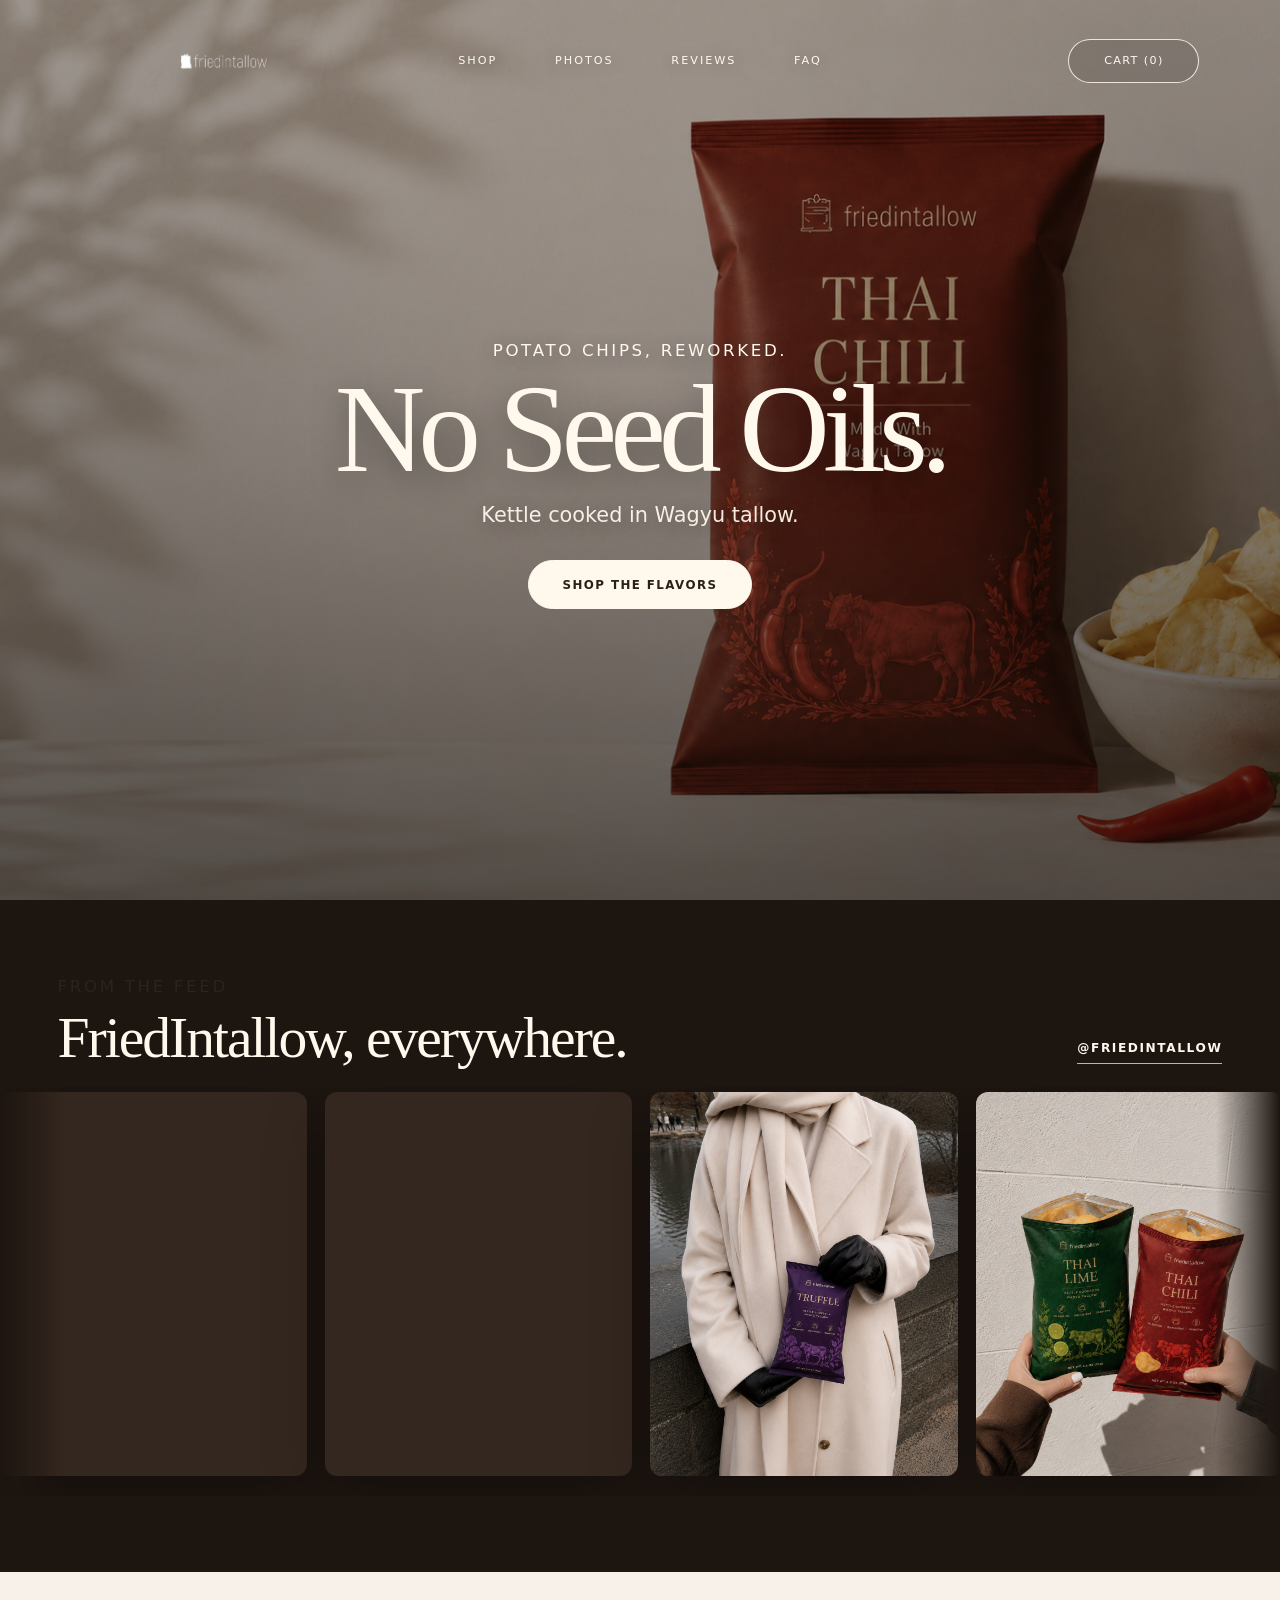
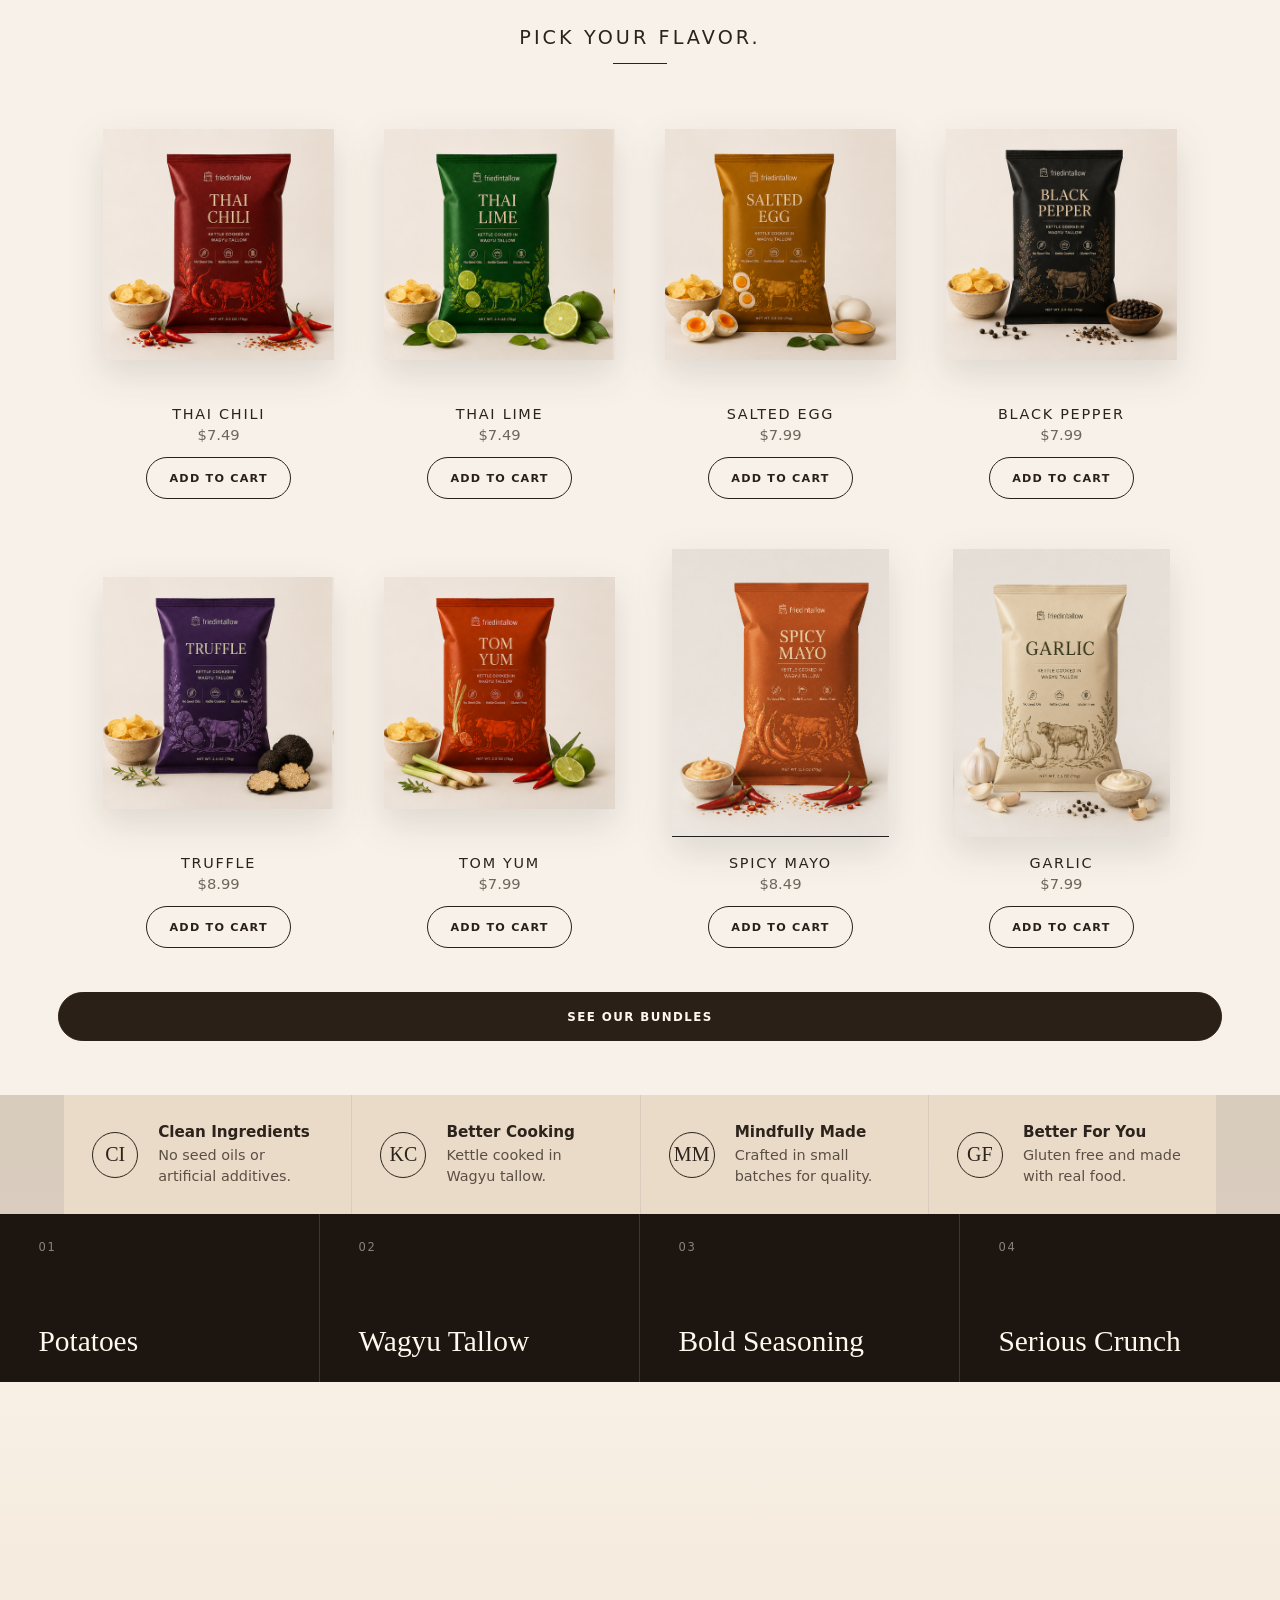
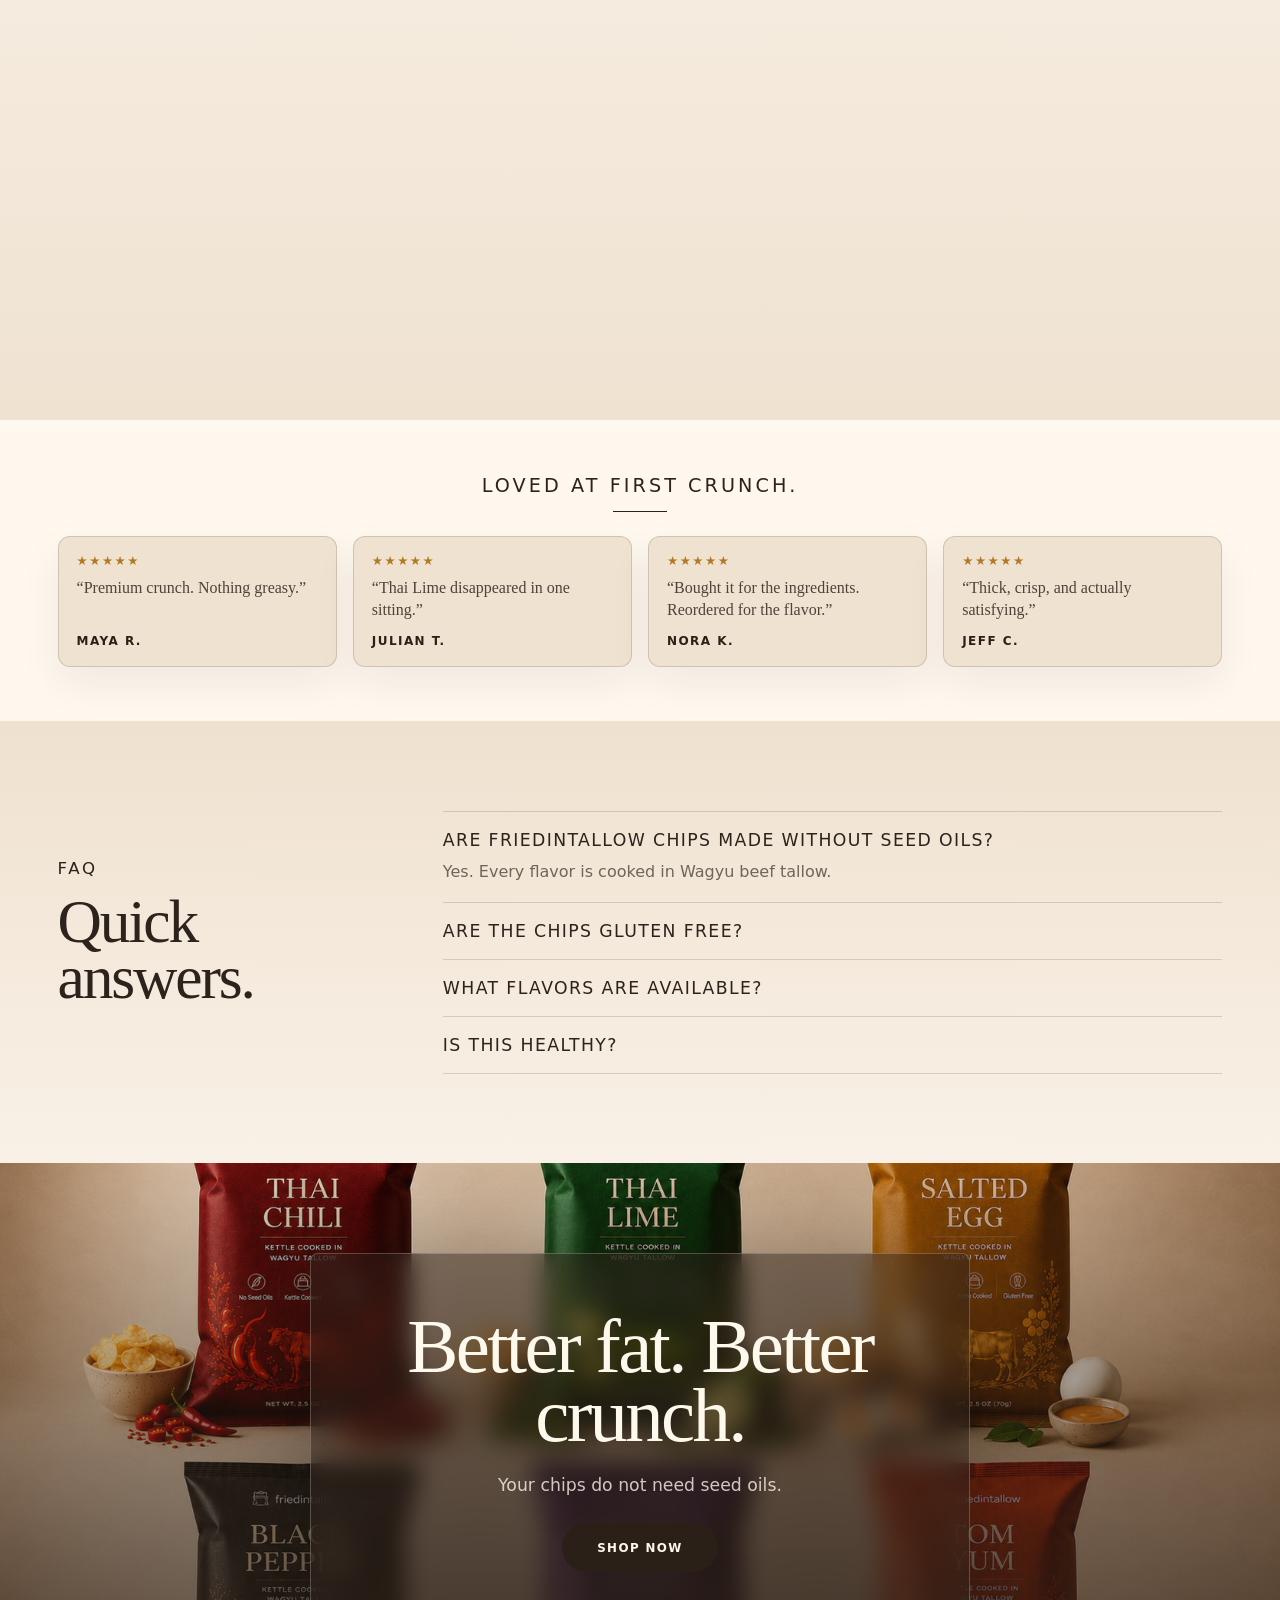
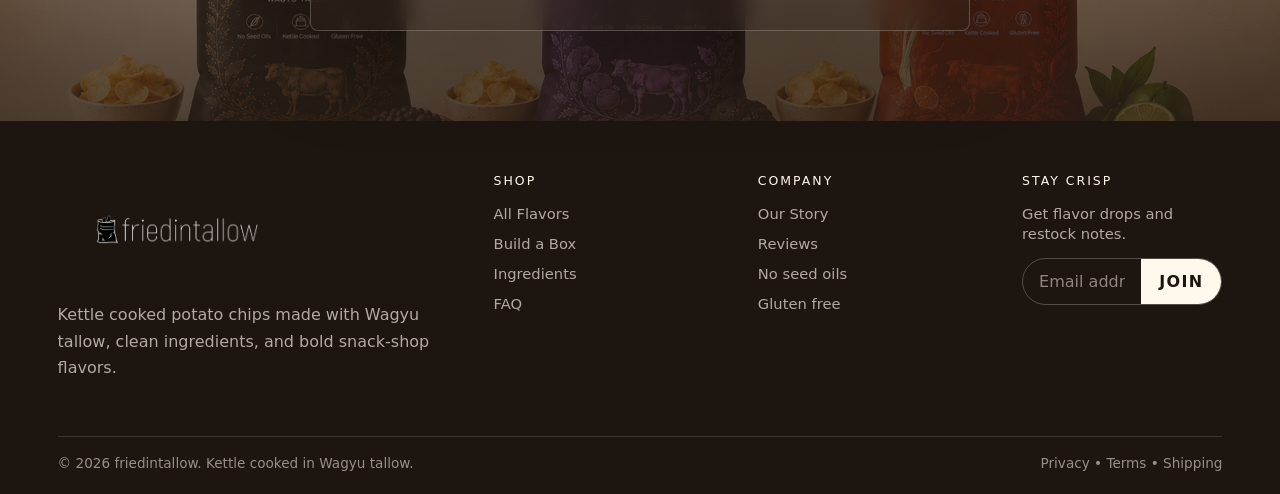
<file: friedintallow-hero-clean.html>
<!DOCTYPE html>

<html lang="en">
<head>
<meta charset="utf-8"/>
<meta content="width=device-width, initial-scale=1.0" name="viewport"/>
<title>FriedIntallow | Wagyu Tallow Potato Chips</title>
<style>
    :root {
      --cream: #f4ecdd;
      --cream-2: #fbf7ee;
      --sand: #e5d7c4;
      --ink: #2b231c;
      --muted: #6f655b;
      --line: rgba(43, 35, 28, 0.16);
      --brown: #2b2018;
      --brown-2: #3a2a20;
      --rust: #9b321f;
      --green: #173c26;
      --gold: #b37a25;
      --shadow: 0 28px 80px rgba(36, 26, 17, 0.16);
      --radius: 8px;
    }

    * { box-sizing: border-box; }

    html {
      scroll-behavior: smooth;
      background: var(--cream);
    }

    body {
      margin: 0;
      color: var(--ink);
      background:
        radial-gradient(circle at 8% 2%, rgba(255, 255, 255, 0.92), transparent 32rem),
        linear-gradient(180deg, #f8f0e3 0%, #eee1d0 48%, #f8f1e7 100%);
      font-family: Inter, ui-sans-serif, system-ui, -apple-system, BlinkMacSystemFont, "Segoe UI", sans-serif;
      overflow-x: hidden;
    }

    body::before {
      content: "";
      position: fixed;
      inset: 0;
      z-index: -2;
      pointer-events: none;
      opacity: 0.45;
      background-image:
        linear-gradient(rgba(43, 35, 28, 0.03) 1px, transparent 1px),
        linear-gradient(90deg, rgba(43, 35, 28, 0.025) 1px, transparent 1px);
      background-size: 46px 46px;
      mask-image: linear-gradient(to bottom, black, transparent 80%);
    }

    a { color: inherit; text-decoration: none; }
    img { display: block; max-width: 100%; }
    button, input { font: inherit; }
    button { -webkit-tap-highlight-color: transparent; }
    body.modal-open { overflow: hidden; touch-action: none; }
    :focus-visible {
      outline: 3px solid rgba(155, 50, 31, 0.42);
      outline-offset: 3px;
    }

    .nav {
      position: fixed;
      top: 0;
      left: 0;
      right: 0;
      z-index: 50;
      display: grid;
      grid-template-columns: 1fr auto 1fr;
      align-items: center;
      gap: 28px;
      padding: 31px clamp(40px, 6.3vw, 83px);
      color: var(--ink);
      transition: background 240ms ease, box-shadow 240ms ease, padding 240ms ease;
    }

    .nav.scrolled {
      padding-block: 13px;
      background: rgba(248, 240, 227, 0.88);
      box-shadow: 0 12px 34px rgba(33, 25, 18, 0.08);
      backdrop-filter: blur(18px);
    }

    .logo {
      width: min(279px, 43vw);
      height: 59px;
      object-fit: contain;
      object-position: center;
    }

    .nav-links {
      display: flex;
      justify-content: center;
      align-items: center;
      gap: clamp(18px, 4.5vw, 68px);
      font-size: 0.7rem;
      letter-spacing: 0.18em;
      text-transform: uppercase;
    }

    .nav-links a {
      position: relative;
      padding: 8px 0;
    }

    .nav-links a::after {
      content: "";
      position: absolute;
      left: 0;
      bottom: 0;
      width: 100%;
      height: 1px;
      background: currentColor;
      transform: scaleX(0);
      transform-origin: right;
      transition: transform 220ms ease;
    }

    .nav-links a:hover::after {
      transform: scaleX(1);
      transform-origin: left;
    }

    .cart {
      justify-self: end;
      min-width: 131px;
      padding: 11px 23px;
      border: 1px solid var(--ink);
      border-radius: 999px;
      background: transparent;
      color: var(--ink);
      text-align: center;
      font-size: 0.7rem;
      letter-spacing: 0.12em;
      text-transform: uppercase;
      transition: background 200ms ease, color 200ms ease, transform 200ms ease;
    }

    .cart:hover {
      background: var(--brown);
      color: #fff8ec;
      transform: translateY(-2px);
    }

    .section {
      position: relative;
      min-height: 65vh;
      padding: 70px clamp(20px, 4.5vw, 65px);
      display: grid;
      align-items: center;
      isolation: isolate;
    }

    .section.short {
      min-height: auto;
      padding-block: 54px;
    }

    .hero {
      min-height: 100vh;
      grid-template-columns: minmax(420px, 0.9fr) minmax(460px, 1.1fr);
      gap: clamp(36px, 4vw, 70px);
      padding: 119px clamp(52px, 6.3vw, 97px) 49px;
      background:
        linear-gradient(90deg, rgba(245, 237, 223, 0.94) 0%, rgba(245, 237, 223, 0.74) 29%, rgba(245, 237, 223, 0.08) 52%, rgba(245, 237, 223, 0) 100%),
        url("assets/tallowbackground.png") center / cover no-repeat;
      overflow: hidden;
    }

    .hero::before {
      content: "";
      position: absolute;
      inset: 0;
      z-index: -1;
      opacity: 0.18;
      background:
        radial-gradient(ellipse at 14% 16%, rgba(42, 34, 27, 0.22), transparent 20rem),
        repeating-linear-gradient(126deg, transparent 0 33px, rgba(43, 35, 28, 0.035) 34px 35px);
      mask-image: linear-gradient(116deg, black, transparent 45%);
    }

    .hero::after {
      content: "";
      position: absolute;
      left: 0;
      right: 0;
      bottom: 0;
      z-index: -1;
      height: 16vh;
      background: linear-gradient(180deg, rgba(255, 255, 255, 0), rgba(224, 210, 190, 0.62));
      box-shadow: inset 0 1px rgba(255, 255, 255, 0.58);
    }

    .eyebrow {
      margin: 0 0 16px;
      color: var(--ink);
      font-size: clamp(0.9rem, 1.3vw, 1.19rem);
      letter-spacing: 0.16em;
      text-transform: uppercase;
    }

    h1, h2, h3, p { margin-top: 0; }

    h1 {
      max-width: 576px;
      margin-bottom: 20px;
      font-family: Georgia, "Times New Roman", serif;
      font-size: clamp(5.2rem, 9.2vw, 9.4rem);
      font-weight: 400;
      line-height: 0.82;
      letter-spacing: -0.055em;
    }

    h2 {
      margin-bottom: 20px;
      font-family: Georgia, "Times New Roman", serif;
      font-size: clamp(2.7rem, 5.4vw, 6.1rem);
      font-weight: 400;
      line-height: 0.9;
      letter-spacing: -0.035em;
    }

    h3 {
      margin-bottom: 12px;
      font-size: 0.9rem;
      font-weight: 500;
      letter-spacing: 0.16em;
      text-transform: uppercase;
    }

    .lede {
      max-width: 558px;
      margin-bottom: 27px;
      color: #4c4137;
      font-size: clamp(0.95rem, 1.35vw, 1.22rem);
      line-height: 1.65;
    }

    .button {
      display: inline-flex;
      align-items: center;
      justify-content: center;
      min-height: 49px;
      padding: 0 34px;
      border: 1px solid var(--brown);
      border-radius: 999px;
      background: var(--brown);
      color: #fff8ec;
      font-size: 0.74rem;
      font-weight: 800;
      letter-spacing: 0.12em;
      text-transform: uppercase;
      cursor: pointer;
      transition: transform 200ms ease, background 200ms ease, color 200ms ease, box-shadow 200ms ease;
    }

    .button:hover {
      transform: translateY(-3px);
      box-shadow: 0 18px 36px rgba(43, 32, 24, 0.22);
    }

    .button.light {
      background: transparent;
      color: var(--brown);
    }

    .button.light:hover {
      background: var(--brown);
      color: #fff8ec;
    }

    .hero-actions {
      display: flex;
      flex-wrap: wrap;
      gap: 14px;
      align-items: center;
      margin-bottom: 32px;
    }

    .hero .lede {
      position: relative;
      max-width: 369px;
      margin-bottom: 23px;
      font-size: clamp(1.06rem, 1.62vw, 1.35rem);
      line-height: 1.35;
    }

    .hero .lede::before {
      content: "";
      display: block;
      width: 54px;
      height: 1px;
      margin: 0 0 16px;
      background: var(--ink);
      opacity: 0.76;
    }

    .feature-icons {
      display: grid;
      grid-template-columns: repeat(3, minmax(0, 150px));
      gap: 27px;
      margin-top: 31px;
    }

    .mini-icon {
      display: grid;
      justify-items: center;
      gap: 10px;
      color: #372b22;
      text-align: center;
      font-size: 0.77rem;
    }

    .mini-icon span {
      display: grid;
      place-items: center;
      width: 54px;
      height: 54px;
      border: 1px solid var(--ink);
      border-radius: 50%;
      font-family: Georgia, "Times New Roman", serif;
      width: 49px;
      height: 49px;
      font-size: 1.22rem;
    }

    .story {
      grid-template-columns: minmax(300px, 0.9fr) minmax(0, 1fr);
      gap: clamp(36px, 7vw, 110px);
      min-height: 347px;
      padding-top: 38px;
      padding-bottom: 38px;
      background: #efebe5 url("assets/section2.png") center / cover no-repeat;
      border-top: 1px solid rgba(82, 72, 62, 0.08);
      border-bottom: 1px solid rgba(82, 72, 62, 0.08);
    }

    .engraving {
      display: grid;
      place-items: center;
      min-height: 207px;
      color: #84786c;
    }

    .story-art {
      width: min(560px, 100%);
      opacity: 0;
      pointer-events: none;
    }

    .text-link {
      display: inline-flex;
      align-items: center;
      gap: 18px;
      color: var(--brown);
      font-size: 0.8rem;
      font-weight: 800;
      letter-spacing: 0.12em;
      text-transform: uppercase;
      border-bottom: 1px solid currentColor;
      padding-bottom: 6px;
    }

    .text-link::after {
      content: "\2192";
      font-size: 1.35rem;
      line-height: 1;
      transition: transform 200ms ease;
    }

    .text-link:hover::after { transform: translateX(5px); }

    .flavors {
      background: #f7f1e9;
      text-align: center;
      overflow: hidden;
    }

    .section-kicker {
      margin-bottom: 32px;
      font-size: clamp(1rem, 1.9vw, 1.58rem);
      font-weight: 400;
      letter-spacing: 0.16em;
      text-transform: uppercase;
    }

    .section-kicker::after {
      content: "";
      display: block;
      width: 54px;
      height: 1px;
      margin: 14px auto 0;
      background: currentColor;
    }

    .product-row {
      display: grid;
      grid-template-columns: repeat(4, minmax(180px, 1fr));
      gap: clamp(16px, 2vw, 31px);
      align-items: end;
      max-width: 1098px;
      margin: 0 auto 32px;
    }

    .product-card {
      position: relative;
      padding: 12px;
      border-radius: var(--radius);
      transition: transform 260ms ease;
      display: grid;
      justify-items: center;
    }

    .product-card:hover {
      transform: translateY(-12px);
    }

    .product-card img {
      width: 100%;
      height: 288px;
      max-width: 100%;
      object-fit: contain;
      border-radius: 0;
      filter: drop-shadow(0 14px 18px rgba(42, 31, 22, 0.12));
      mix-blend-mode: multiply;
    }

    .pack {
      position: relative;
      display: grid;
      place-items: center;
      width: min(190px, 100%);
      height: 300px;
      color: #f7e8c9;
      border-radius: 6px 6px 14px 14px;
      background:
        linear-gradient(100deg, rgba(255, 255, 255, 0.16), transparent 22%, rgba(0, 0, 0, 0.13) 86%),
        linear-gradient(180deg, rgba(255, 255, 255, 0.08), transparent 16%),
        var(--pack-color, #8b2f20);
      box-shadow:
        inset 0 8px 0 rgba(0, 0, 0, 0.18),
        inset 0 -9px 0 rgba(0, 0, 0, 0.14),
        0 18px 25px rgba(42, 31, 22, 0.18);
      overflow: hidden;
    }

    .pack::before,
    .pack::after {
      content: "";
      position: absolute;
      left: 0;
      right: 0;
      height: 8px;
      background: repeating-linear-gradient(180deg, rgba(0, 0, 0, 0.18) 0 1px, transparent 1px 3px);
      opacity: 0.7;
    }

    .pack::before { top: 8px; }
    .pack::after { bottom: 8px; }

    .pack-brand {
      position: absolute;
      top: 36px;
      font-size: 0.62rem;
      letter-spacing: 0.06em;
      opacity: 0.9;
    }

    .pack-name {
      max-width: 150px;
      font-family: Georgia, "Times New Roman", serif;
      font-size: 2rem;
      line-height: 0.95;
      letter-spacing: 0.02em;
      text-transform: uppercase;
    }

    .pack-made {
      position: absolute;
      top: 132px;
      font-size: 0.68rem;
      line-height: 1.25;
      opacity: 0.9;
    }

    .pack-icons {
      position: absolute;
      top: 174px;
      display: flex;
      gap: 10px;
      font-size: 0.5rem;
      letter-spacing: 0.02em;
      opacity: 0.75;
    }

    .pack-art {
      position: absolute;
      left: 18px;
      right: 18px;
      bottom: 36px;
      height: 56px;
      border: 1px solid currentColor;
      border-top: 0;
      border-radius: 50%;
      opacity: 0.42;
    }

    .pack.small {
      width: 205px;
      height: 322px;
      transform-origin: center bottom;
    }

    .pack.green { --pack-color: #1f4428; color: #cbdc8f; }
    .pack.gold { --pack-color: #a46e22; color: #f3dfac; }
    .pack.orange { --pack-color: #a9481f; color: #f6d0a2; }
    .pack.cream { --pack-color: #b95d25; color: #ffe0b4; }

    .product-card h3 {
      margin-top: 18px;
      margin-bottom: 4px;
      letter-spacing: 0.12em;
    }

    .product-card p {
      margin: 0;
      color: var(--muted);
      font-size: 0.92rem;
    }

    .benefit-bar {
      display: grid;
      grid-template-columns: repeat(4, minmax(0, 1fr));
      gap: 1px;
      padding: 0 clamp(22px, 5vw, 72px);
      background: rgba(43, 35, 28, 0.11);
    }

    .benefit {
      display: grid;
      grid-template-columns: 48px 1fr;
      gap: 18px;
      align-items: center;
      min-height: 119px;
      padding: 22px clamp(13px, 2.2vw, 29px);
      background: #eadbc8;
      text-align: left;
    }

    .benefit .mini {
      display: grid;
      place-items: center;
      width: 46px;
      height: 46px;
      border: 1px solid var(--ink);
      border-radius: 50%;
      font-family: Georgia, "Times New Roman", serif;
      font-size: 1.25rem;
    }

    .benefit strong {
      display: block;
      margin-bottom: 4px;
      font-size: 0.95rem;
      font-weight: 700;
    }

    .benefit span {
      color: #5b4f45;
      font-size: 0.9rem;
      line-height: 1.35;
    }

    .ingredients {
      grid-template-columns: minmax(0, 0.9fr) minmax(360px, 1.1fr);
      gap: clamp(34px, 7vw, 92px);
      background: #f9f3ea;
    }

    .ingredient-stack {
      display: grid;
      grid-template-columns: repeat(2, minmax(0, 1fr));
      gap: 14px;
    }

    .ingredient-card {
      min-height: 176px;
      padding: 23px;
      border: 1px solid var(--line);
      border-radius: var(--radius);
      background: rgba(255, 255, 255, 0.42);
      box-shadow: 0 16px 42px rgba(43, 32, 24, 0.06);
    }

    .ingredient-card strong {
      display: block;
      margin-bottom: 12px;
      font-family: Georgia, "Times New Roman", serif;
      font-size: 1.62rem;
      font-weight: 400;
    }

    .ingredient-card p {
      color: var(--muted);
      line-height: 1.55;
    }

    .process {
      color: #fff8ed;
      background:
        radial-gradient(circle at 88% 50%, rgba(164, 110, 34, 0.2), transparent 20rem),
        linear-gradient(90deg, rgba(29, 21, 15, 0.98), rgba(64, 43, 31, 0.9)),
        #2b2018;
      overflow: hidden;
    }

    .process .lede {
      color: rgba(255, 248, 237, 0.76);
    }

    .steps {
      display: grid;
      grid-template-columns: repeat(4, minmax(0, 1fr));
      gap: 13px;
      margin-top: 32px;
      max-width: 882px;
    }

    .step {
      min-height: 223px;
      padding: 22px;
      border: 1px solid rgba(255, 248, 237, 0.2);
      border-radius: var(--radius);
      background: rgba(255, 248, 237, 0.08);
      backdrop-filter: blur(10px);
    }

    .step span {
      display: grid;
      place-items: center;
      width: 42px;
      height: 42px;
      margin-bottom: 42px;
      border: 1px solid rgba(255, 248, 237, 0.66);
      border-radius: 50%;
      font-family: Georgia, "Times New Roman", serif;
      font-size: 1.3rem;
    }

    .bundle {
      grid-template-columns: minmax(360px, 1.05fr) minmax(0, 0.95fr);
      gap: clamp(34px, 7vw, 96px);
      background: linear-gradient(180deg, #f8f0e5 0%, #efe2d1 100%);
    }

    .bundle-stage {
      position: relative;
      min-height: 468px;
      border-radius: var(--radius);
      background:
        radial-gradient(circle at 50% 78%, rgba(43, 35, 28, 0.18), transparent 18rem),
        linear-gradient(135deg, #efe0cf, #fff9f0);
      box-shadow: inset 0 0 0 1px var(--line), var(--shadow);
      overflow: hidden;
    }

 .bundle-stage {
  display: flex;
  align-items: center;
  justify-content: center;
  min-height: auto;
  background: transparent;
  box-shadow: none;
  border-radius: 0;
  overflow: visible;
}

.bundle-stage img {
  position: relative;
  width: 100%;
  max-width: 700px;
  height: auto;
  object-fit: contain;
  border-radius: 0;
  filter: drop-shadow(0 22px 26px rgba(42, 31, 22, 0.18));
  mix-blend-mode: normal;
}


    .plans {
      display: grid;
      gap: 12px;
      margin: 28px 0;
    }

    .plan {
      display: flex;
      align-items: center;
      justify-content: space-between;
      gap: 18px;
      padding: 18px 22px;
      border: 1px solid var(--line);
      border-radius: var(--radius);
      background: rgba(255, 255, 255, 0.38);
    }

    .plan strong {
      font-family: Georgia, "Times New Roman", serif;
      font-size: 1.55rem;
      font-weight: 400;
    }

    .reviews {
      background: #fff8ef;
      text-align: center;
    }

    .quote-grid {
      display: grid;
      grid-template-columns: repeat(3, minmax(0, 1fr));
      gap: 18px;
      max-width: 1160px;
      margin: 0 auto;
    }

    .quote {
      min-height: 252px;
      padding: 31px;
      border: 1px solid var(--line);
      border-radius: var(--radius);
      background: #f3e7d7;
      text-align: left;
    }

    .quote .stars {
      margin-bottom: 22px;
      color: var(--gold);
      letter-spacing: 0.12em;
    }

    .quote p {
      color: #4e433a;
      font-family: Georgia, "Times New Roman", serif;
      font-size: 1.31rem;
      line-height: 1.35;
    }

    .quote strong {
      color: var(--brown);
      font-size: 0.82rem;
      letter-spacing: 0.13em;
      text-transform: uppercase;
    }

    .faq {
      grid-template-columns: minmax(0, 0.8fr) minmax(360px, 1.2fr);
      gap: clamp(34px, 7vw, 96px);
      background: linear-gradient(180deg, #efe1cf, #f9f1e7);
    }

    details {
      border-top: 1px solid var(--line);
      padding: 24px 0;
    }

    details:last-child { border-bottom: 1px solid var(--line); }

    summary {
      cursor: pointer;
      list-style: none;
      font-size: 1.08rem;
      letter-spacing: 0.08em;
      text-transform: uppercase;
    }

    summary::-webkit-details-marker { display: none; }

    details p {
      max-width: 740px;
      margin: 14px 0 0;
      color: var(--muted);
      line-height: 1.7;
    }

    .final {
      min-height: 52vh;
      background:
        linear-gradient(180deg, rgba(43, 32, 24, 0.12), rgba(43, 32, 24, 0.82)),
        url("lastsection.png") center / cover no-repeat;
      color: #fff8ed;
      text-align: center;
    }

    .final-card {
      max-width: 756px;
      margin: auto;
      padding: clamp(30px, 5vw, 58px);
      border: 1px solid rgba(255, 248, 237, 0.22);
      border-radius: var(--radius);
      background: rgba(43, 32, 24, 0.46);
      box-shadow: 0 28px 90px rgba(0, 0, 0, 0.26);
      backdrop-filter: blur(12px);
    }

    .final .lede {
      margin-inline: auto;
      color: rgba(255, 248, 237, 0.78);
    }

    footer {
      padding: 52px clamp(20px, 4.5vw, 65px) 23px;
      background: #1d1510;
      color: rgba(255, 248, 237, 0.72);
    }

    .footer-grid {
      display: grid;
      grid-template-columns: minmax(260px, 1.3fr) repeat(3, minmax(150px, 0.7fr));
      gap: clamp(28px, 5vw, 78px);
      align-items: start;
    }

    .footer-logo {
      width: 225px;
      margin-bottom: 18px;
      filter: invert(1);
      opacity: 0.9;
    }

    .footer-about p {
      max-width: 380px;
      color: rgba(255, 248, 237, 0.66);
      line-height: 1.65;
    }

    .footer-col h3 {
      margin-bottom: 16px;
      color: #fff8ed;
      font-size: 0.78rem;
      letter-spacing: 0.16em;
    }

    .footer-col a,
    .footer-col span {
      display: block;
      margin-bottom: 10px;
      color: rgba(255, 248, 237, 0.66);
      font-size: 0.92rem;
      line-height: 1.35;
    }

    .footer-col a:hover {
      color: #fff8ed;
    }

    .newsletter {
      display: flex;
      margin-top: 14px;
      border: 1px solid rgba(255, 248, 237, 0.24);
      border-radius: 999px;
      overflow: hidden;
    }

    .newsletter input {
      min-width: 0;
      width: 100%;
      border: 0;
      padding: 13px 16px;
      color: #fff8ed;
      background: transparent;
      outline: 0;
    }

    .newsletter input::placeholder {
      color: rgba(255, 248, 237, 0.5);
    }

    .newsletter button {
      border: 0;
      padding: 0 18px;
      background: #fff8ed;
      color: #1d1510;
      font-weight: 800;
      letter-spacing: 0.08em;
      text-transform: uppercase;
      cursor: pointer;
    }

    .footer-bottom {
      display: flex;
      justify-content: space-between;
      gap: 18px;
      flex-wrap: wrap;
      margin-top: 38px;
      padding-top: 18px;
      border-top: 1px solid rgba(255, 248, 237, 0.14);
      color: rgba(255, 248, 237, 0.54);
      font-size: 0.85rem;
    }

    .reveal {
      opacity: 0;
      transform: translateY(24px);
      transition: opacity 800ms ease, transform 800ms ease;
    }

    .reveal.visible {
      opacity: 1;
      transform: translateY(0);
    }

    .stagger > * {
      opacity: 0;
      transform: translateY(22px);
      transition: opacity 650ms ease, transform 650ms ease;
    }

    .stagger.visible > * {
      opacity: 1;
      transform: translateY(0);
    }

    .stagger.visible > *:nth-child(2) { transition-delay: 80ms; }
    .stagger.visible > *:nth-child(3) { transition-delay: 160ms; }
    .stagger.visible > *:nth-child(4) { transition-delay: 240ms; }
    .stagger.visible > *:nth-child(5) { transition-delay: 320ms; }

    @keyframes float-bag {
      0%, 100% { transform: translateY(0) rotate(0deg); }
      50% { transform: translateY(-16px) rotate(0.8deg); }
    }

    @keyframes hero-rise {
      from { opacity: 0; transform: translateY(28px) scale(0.985); }
      to { opacity: 1; transform: translateY(0) scale(1); }
    }

    @media (max-width: 1040px) {
      .nav {
        grid-template-columns: auto 1fr auto;
      }

      .nav-links {
        gap: 22px;
      }

      .hero,
      .story,
      .ingredients,
      .bundle,
      .faq {
        grid-template-columns: 1fr;
      }

      .product-row {
        grid-template-columns: repeat(3, minmax(0, 1fr));
      }

      .benefit-bar,
      .steps,
      .quote-grid {
        grid-template-columns: repeat(2, minmax(0, 1fr));
      }
    }

    @media (max-width: 720px) {
      .nav {
        padding: 14px 16px;
        grid-template-columns: 1fr auto;
      }

      .logo {
        width: 171px;
        height: 48px;
      }

      .nav-links {
        display: none;
      }

      .cart {
        min-width: auto;
        padding: 9px 13px;
      }

      .section {
        padding: 65px 16px 50px;
      }

      .hero {
        min-height: 100vh;
        grid-template-columns: 1fr;
        padding-top: 97px;
        padding-bottom: 41vh;
        background:
          linear-gradient(180deg, rgba(245, 237, 223, 0.97) 0%, rgba(245, 237, 223, 0.88) 44%, rgba(245, 237, 223, 0.12) 76%, rgba(245, 237, 223, 0) 100%),
          url("assets/tallowbackground.png") 68% bottom / auto 100% no-repeat;
      }

      .section.short {
        padding-block: 47px;
      }

      .story {
        min-height: auto;
        padding-top: 198px;
        background: #efebe5 url("assets/section2.png") left top / auto 100% no-repeat;
      }

      .footer-grid {
        grid-template-columns: 1fr;
      }

      .newsletter {
        max-width: 420px;
      }

      h1 {
        font-size: clamp(4rem, 20.7vw, 6.1rem);
      }

      .feature-icons,
      .ingredient-stack,
      .product-row,
      .benefit-bar,
      .steps,
      .quote-grid {
        grid-template-columns: 1fr;
      }

      .product-row {
        max-width: 369px;
      }

      .hero-actions {
        align-items: stretch;
        flex-direction: column;
      }

      .button {
        width: 100%;
      }

      .bundle-stage {
        min-height: 360px;
      }

      .bundle-stage img {
        width: 48%;
      }
    }

    /* Mobile navigation, cart, and responsive refinements */
    .mobile-menu-toggle {
      display: none;
      width: 44px;
      height: 44px;
      padding: 10px;
      border: 0;
      background: transparent;
      color: inherit;
      cursor: pointer;
    }

    .mobile-menu-toggle span {
      display: block;
      width: 22px;
      height: 1px;
      margin: 5px auto;
      background: currentColor;
      transition: transform 200ms ease, opacity 200ms ease;
    }

    .mobile-menu-toggle[aria-expanded="true"] span:nth-child(1) {
      transform: translateY(6px) rotate(45deg);
    }

    .mobile-menu-toggle[aria-expanded="true"] span:nth-child(2) { opacity: 0; }

    .mobile-menu-toggle[aria-expanded="true"] span:nth-child(3) {
      transform: translateY(-6px) rotate(-45deg);
    }

    .mobile-menu {
      position: fixed;
      top: 72px;
      left: 12px;
      right: 12px;
      z-index: 49;
      display: grid;
      gap: 2px;
      padding: 12px;
      border: 1px solid var(--line);
      border-radius: 14px;
      background: rgba(248, 240, 227, 0.97);
      box-shadow: var(--shadow);
      backdrop-filter: blur(18px);
    }

    .mobile-menu[hidden] { display: none; }

    .mobile-menu a {
      min-height: 48px;
      display: flex;
      align-items: center;
      padding: 0 14px;
      border-radius: 9px;
      font-size: 0.78rem;
      letter-spacing: 0.13em;
      text-transform: uppercase;
    }

    .mobile-menu a:hover { background: rgba(43, 35, 28, 0.07); }

    .cart {
      min-height: 44px;
      cursor: pointer;
    }

    .add-to-cart {
      min-height: 42px;
      margin-top: 14px;
      padding: 0 22px;
      border: 1px solid var(--brown);
      border-radius: 999px;
      background: transparent;
      color: var(--brown);
      font-size: 0.7rem;
      font-weight: 800;
      letter-spacing: 0.11em;
      text-transform: uppercase;
      cursor: pointer;
      transition: background 180ms ease, color 180ms ease, transform 180ms ease;
    }

    .add-to-cart:hover {
      background: var(--brown);
      color: #fff8ec;
      transform: translateY(-2px);
    }

    .cart-backdrop {
      position: fixed;
      inset: 0;
      z-index: 100;
      display: grid;
      place-items: center;
      padding: 20px;
      background: rgba(29, 21, 16, 0.58);
      opacity: 0;
      visibility: hidden;
      transition: opacity 220ms ease, visibility 220ms ease;
    }

    .cart-backdrop.open {
      opacity: 1;
      visibility: visible;
    }

    .cart-modal {
      width: min(620px, 100%);
      max-height: min(760px, calc(100svh - 40px));
      display: grid;
      grid-template-rows: auto minmax(0, 1fr) auto;
      overflow: hidden;
      border: 1px solid rgba(255, 248, 237, 0.32);
      border-radius: 18px;
      background: var(--cream-2);
      box-shadow: 0 36px 110px rgba(0, 0, 0, 0.34);
      transform: translateY(20px) scale(0.985);
      transition: transform 220ms ease;
    }

    .cart-backdrop.open .cart-modal { transform: translateY(0) scale(1); }

    .cart-modal-header,
    .cart-modal-footer {
      padding: 20px 22px;
      background: rgba(244, 236, 221, 0.96);
    }

    .cart-modal-header {
      display: flex;
      align-items: center;
      justify-content: space-between;
      gap: 18px;
      border-bottom: 1px solid var(--line);
    }

    .cart-modal-header h2 {
      margin: 0;
      font-size: clamp(2rem, 7vw, 3.2rem);
      line-height: 1;
    }

    .cart-close {
      flex: 0 0 auto;
      width: 44px;
      height: 44px;
      border: 1px solid var(--line);
      border-radius: 50%;
      background: transparent;
      color: var(--ink);
      font-size: 1.5rem;
      cursor: pointer;
    }

    .cart-items {
      min-height: 160px;
      overflow-y: auto;
      overscroll-behavior: contain;
      padding: 8px 22px;
    }

    .cart-empty {
      min-height: 220px;
      display: grid;
      place-items: center;
      padding: 30px;
      color: var(--muted);
      text-align: center;
      line-height: 1.6;
    }

    .cart-item {
      display: grid;
      grid-template-columns: 74px minmax(0, 1fr) auto;
      gap: 15px;
      align-items: center;
      padding: 14px 0;
      border-bottom: 1px solid var(--line);
    }

    .cart-item img {
      width: 74px;
      height: 92px;
      object-fit: contain;
      filter: drop-shadow(0 8px 10px rgba(42, 31, 22, 0.12));
      mix-blend-mode: multiply;
    }

    .cart-item-name {
      margin-bottom: 5px;
      font-family: Georgia, "Times New Roman", serif;
      font-size: 1.2rem;
    }

    .cart-item-price { color: var(--muted); font-size: 0.9rem; }

    .cart-item-actions {
      display: grid;
      justify-items: end;
      gap: 8px;
    }

    .quantity-control {
      display: inline-grid;
      grid-template-columns: 34px 34px 34px;
      align-items: center;
      overflow: hidden;
      border: 1px solid var(--line);
      border-radius: 999px;
      background: rgba(255, 255, 255, 0.5);
    }

    .quantity-control button {
      width: 34px;
      height: 34px;
      border: 0;
      background: transparent;
      cursor: pointer;
    }

    .quantity-control span { text-align: center; font-size: 0.86rem; }

    .remove-item {
      border: 0;
      padding: 3px 0;
      background: transparent;
      color: var(--rust);
      font-size: 0.72rem;
      text-decoration: underline;
      cursor: pointer;
    }

    .cart-modal-footer { border-top: 1px solid var(--line); }

    .cart-summary {
      display: flex;
      align-items: center;
      justify-content: space-between;
      gap: 18px;
      margin-bottom: 14px;
      font-size: 1rem;
    }

    .cart-summary strong {
      font-family: Georgia, "Times New Roman", serif;
      font-size: 1.55rem;
      font-weight: 400;
    }

    .checkout-button { width: 100%; }

    .checkout-button[disabled] {
      opacity: 0.55;
      cursor: not-allowed;
      transform: none;
      box-shadow: none;
    }

    .cart-note,
    .cart-error {
      margin: 10px 0 0;
      font-size: 0.8rem;
      line-height: 1.45;
      text-align: center;
    }

    .cart-note { color: var(--muted); }
    .cart-error { color: var(--rust); }

    .toast {
      position: fixed;
      left: 50%;
      bottom: max(22px, env(safe-area-inset-bottom));
      z-index: 130;
      max-width: calc(100vw - 32px);
      padding: 12px 18px;
      border-radius: 999px;
      background: var(--brown);
      color: #fff8ec;
      font-size: 0.84rem;
      box-shadow: 0 18px 42px rgba(0, 0, 0, 0.25);
      opacity: 0;
      pointer-events: none;
      transform: translate(-50%, 18px);
      transition: opacity 180ms ease, transform 180ms ease;
    }

    .toast.show {
      opacity: 1;
      transform: translate(-50%, 0);
    }

    @media (max-width: 720px) {
      .nav {
        grid-template-columns: minmax(0, 1fr) auto auto;
        gap: 5px;
        padding: 12px max(14px, env(safe-area-inset-right)) 12px max(14px, env(safe-area-inset-left));
      }

      .nav.scrolled { padding-block: 9px; }

      .logo {
        width: min(166px, 46vw);
        height: 48px;
        object-position: left center;
      }

      .mobile-menu-toggle { display: block; }

      .cart {
        min-width: auto;
        min-height: 42px;
        padding: 9px 12px;
        font-size: 0.64rem;
      }

      .section { padding: 62px 18px; }

      .hero {
        min-height: 100svh;
        align-items: start;
        padding: 104px 18px max(300px, 39svh);
      }

      h1 {
        max-width: 100%;
        font-size: clamp(3.65rem, 19vw, 5.5rem);
        line-height: 0.86;
      }

      h2 {
        font-size: clamp(2.45rem, 12vw, 4.4rem);
        line-height: 0.94;
      }

      .hero .lede { max-width: 290px; font-size: 1.05rem; }

      .feature-icons {
        grid-template-columns: repeat(3, minmax(0, 1fr));
        gap: 10px;
      }

      .mini-icon { gap: 8px; font-size: 0.68rem; }

      .mini-icon span {
        width: 44px;
        height: 44px;
        font-size: 1rem;
      }

      .product-row {
        grid-template-columns: repeat(2, minmax(0, 1fr));
        gap: 14px 8px;
        max-width: 520px;
        align-items: stretch;
      }

      .product-card {
        align-content: start;
        padding: 8px 4px 12px;
      }

      .product-card:hover { transform: none; }

      .product-card img { height: clamp(168px, 48vw, 225px); }

      .product-card h3 {
        min-height: 2.3em;
        display: grid;
        place-items: center;
        margin-top: 10px;
        font-size: 0.76rem;
        line-height: 1.2;
      }

      .product-card p { font-size: 0.86rem; }

      .add-to-cart {
        width: 100%;
        min-height: 40px;
        margin-top: 10px;
        padding-inline: 10px;
        font-size: 0.62rem;
      }

      .benefit-bar { padding: 0 18px; }
      .benefit { min-height: 104px; }
      .bundle-stage { min-height: 330px; }
      .bundle-stage img { width: 49%; }
      .quote { min-height: auto; padding: 24px; }
      .final { padding-block: 72px; }
      .final-card { padding: 34px 20px; }
      footer { padding-inline: 18px; }

      .cart-backdrop {
        align-items: end;
        padding: 0;
      }

      .cart-modal {
        width: 100%;
        max-height: min(88svh, 760px);
        border-radius: 20px 20px 0 0;
        transform: translateY(100%);
      }

      .cart-backdrop.open .cart-modal { transform: translateY(0); }

      .cart-modal-header,
      .cart-modal-footer { padding: 17px 16px; }

      .cart-items { padding-inline: 16px; }

      .cart-item {
        grid-template-columns: 60px minmax(0, 1fr);
        gap: 12px;
      }

      .cart-item img {
        width: 60px;
        height: 78px;
      }

      .cart-item-actions {
        grid-column: 2;
        grid-row: 2;
        justify-items: start;
        grid-auto-flow: column;
        align-items: center;
        justify-content: space-between;
        width: 100%;
      }
    }

    @media (max-width: 420px) {
      .nav { padding-inline: 10px; }
      .logo { width: min(142px, 42vw); }
      .mobile-menu-toggle { width: 40px; height: 40px; padding: 8px; }

      .cart {
        min-height: 40px;
        padding-inline: 10px;
        letter-spacing: 0.08em;
      }

      .section,
      .hero { padding-inline: 15px; }

      h1 { font-size: clamp(3.25rem, 18.4vw, 4.6rem); }
      .feature-icons { gap: 6px; }
      .mini-icon { font-size: 0.62rem; }
      .product-row { gap-inline: 5px; }
      .product-card img { height: 160px; }
      .product-card h3 { font-size: 0.7rem; }

      .add-to-cart {
        font-size: 0.58rem;
        letter-spacing: 0.08em;
      }
    }


    /* Editorial product photography */
    .product-story {
      padding-block: clamp(72px, 8vw, 118px);
      background: #eadfce;
      overflow: hidden;
    }

    .product-story-head {
      display: grid;
      grid-template-columns: minmax(0, 0.75fr) minmax(320px, 1.25fr);
      gap: clamp(28px, 7vw, 100px);
      align-items: end;
      max-width: 1280px;
      margin: 0 auto 38px;
    }

    .product-story-head h2 { margin-bottom: 0; }
    .product-story-head .lede { margin-bottom: 0; max-width: 620px; }

    .product-photo-grid {
      display: grid;
      grid-template-columns: 1.2fr 0.8fr 0.8fr;
      grid-template-rows: repeat(2, minmax(190px, 28vw));
      gap: 14px;
      max-width: 1280px;
      margin: 0 auto;
    }

    .product-photo {
      position: relative;
      margin: 0;
      overflow: hidden;
      border-radius: 12px;
      background: #d7c6b1;
      box-shadow: 0 18px 52px rgba(43, 32, 24, 0.12);
    }

    .product-photo:first-child { grid-row: 1 / 3; }
    .product-photo:nth-child(4) { grid-column: 2 / 4; }

    .product-photo img {
      width: 100%;
      height: 100%;
      object-fit: cover;
      transition: transform 700ms cubic-bezier(.2,.7,.2,1);
    }

    .product-photo:hover img { transform: scale(1.035); }

    .product-photo figcaption {
      position: absolute;
      left: 16px;
      bottom: 16px;
      max-width: calc(100% - 32px);
      padding: 9px 12px;
      border: 1px solid rgba(255,255,255,.25);
      border-radius: 999px;
      color: #fff8ed;
      background: rgba(29, 21, 16, .56);
      backdrop-filter: blur(10px);
      font-size: .68rem;
      font-weight: 800;
      letter-spacing: .11em;
      text-transform: uppercase;
    }

    /* Reviews with customer imagery */
    .reviews { overflow: hidden; }

    .review-summary {
      display: flex;
      justify-content: center;
      align-items: center;
      gap: 16px;
      flex-wrap: wrap;
      margin: -10px auto 32px;
      color: var(--muted);
      font-size: .9rem;
    }

    .review-summary strong {
      color: var(--brown);
      font-family: Georgia, "Times New Roman", serif;
      font-size: 1.5rem;
      font-weight: 400;
    }

    .review-card-grid {
      display: grid;
      grid-template-columns: repeat(4, minmax(0, 1fr));
      gap: 16px;
      max-width: 1280px;
      margin: 0 auto;
    }

    .review-card {
      overflow: hidden;
      border: 1px solid var(--line);
      border-radius: 12px;
      background: #f3e7d7;
      text-align: left;
      box-shadow: 0 16px 42px rgba(43, 32, 24, .07);
    }

    .review-card img {
      width: 100%;
      aspect-ratio: 4 / 3;
      object-fit: cover;
      background: #dfcfbc;
    }

    .review-card-body { padding: 22px; }
    .review-card .stars { margin-bottom: 14px; color: var(--gold); letter-spacing: .12em; }

    .review-card blockquote {
      margin: 0 0 18px;
      color: #4e433a;
      font-family: Georgia, "Times New Roman", serif;
      font-size: 1.13rem;
      line-height: 1.42;
    }

    .review-card footer {
      padding: 0;
      background: transparent;
      color: var(--brown);
      font-size: .75rem;
      font-weight: 800;
      letter-spacing: .12em;
      text-transform: uppercase;
    }

    /* Auto-sliding Instagram gallery */
    .instagram-section {
      padding: clamp(70px, 8vw, 110px) 0;
      background: #1d1510;
      color: #fff8ed;
      overflow: hidden;
    }

    .instagram-head {
      display: flex;
      justify-content: space-between;
      align-items: end;
      gap: 26px;
      max-width: 1280px;
      margin: 0 auto 30px;
      padding: 0 clamp(20px, 4.5vw, 65px);
    }

    .instagram-head h2 {
      max-width: 760px;
      margin-bottom: 0;
      font-size: clamp(2.7rem, 5vw, 5.4rem);
    }

    .instagram-handle {
      flex: 0 0 auto;
      padding-bottom: 8px;
      border-bottom: 1px solid rgba(255,248,237,.7);
      font-size: .76rem;
      font-weight: 800;
      letter-spacing: .13em;
      text-transform: uppercase;
    }

    .instagram-viewport {
      width: 100%;
      overflow: hidden;
      mask-image: linear-gradient(90deg, transparent, black 5%, black 95%, transparent);
    }

    .instagram-track {
      display: flex;
      align-items: stretch;
      gap: 18px;
      width: max-content;
      padding: 6px 0 20px;
      animation: instagram-scroll 36s linear infinite;
      will-change: transform;
    }

    .instagram-viewport:hover .instagram-track { animation-play-state: paused; }

    .instagram-set {
      display: flex;
      gap: 18px;
      padding-left: 18px;
    }

    .instagram-card {
      position: relative;
      flex: 0 0 clamp(230px, 24vw, 340px);
      aspect-ratio: 4 / 5;
      overflow: hidden;
      border-radius: 12px;
      background: #34271f;
      box-shadow: 0 22px 60px rgba(0,0,0,.28);
    }

    .instagram-card img {
      width: 100%;
      height: 100%;
      object-fit: cover;
      transition: transform 600ms ease;
    }

    .instagram-card:hover img { transform: scale(1.035); }

    .instagram-card::after {
      content: "View post  ↗";
      position: absolute;
      left: 14px;
      right: 14px;
      bottom: 14px;
      padding: 11px 13px;
      border: 1px solid rgba(255,255,255,.2);
      border-radius: 999px;
      color: #fff;
      background: rgba(29,21,16,.55);
      backdrop-filter: blur(10px);
      font-size: .67rem;
      font-weight: 800;
      letter-spacing: .11em;
      text-transform: uppercase;
      opacity: 0;
      transform: translateY(7px);
      transition: opacity 220ms ease, transform 220ms ease;
    }

    .instagram-card:hover::after { opacity: 1; transform: translateY(0); }

    @keyframes instagram-scroll {
      from { transform: translateX(0); }
      to { transform: translateX(calc(-50% - 9px)); }
    }

    @media (max-width: 1040px) {
      .product-story-head { grid-template-columns: 1fr; align-items: start; }
      .review-card-grid { grid-template-columns: repeat(2, minmax(0, 1fr)); }
    }

    @media (max-width: 720px) {
      .product-story { padding-inline: 16px; }

      .product-photo-grid {
        grid-template-columns: 1fr 1fr;
        grid-template-rows: 310px 190px 220px;
        gap: 10px;
      }

      .product-photo:first-child { grid-column: 1 / 3; grid-row: auto; }
      .product-photo:nth-child(4) { grid-column: 1 / 3; }
      .product-photo figcaption { left: 10px; bottom: 10px; font-size: .58rem; }

      .review-card-grid {
        display: flex;
        overflow-x: auto;
        scroll-snap-type: x mandatory;
        padding: 0 18px 12px;
        margin-inline: -18px;
      }

      .review-card {
        flex: 0 0 min(82vw, 330px);
        scroll-snap-align: center;
      }

      .instagram-head { align-items: start; flex-direction: column; }
      .instagram-card { flex-basis: min(76vw, 300px); }
      .instagram-track { animation-duration: 30s; }
    }

    @media (prefers-reduced-motion: reduce) {
      html { scroll-behavior: auto; }
      *, *::before, *::after {
        animation-duration: 0.01ms !important;
        animation-iteration-count: 1 !important;
        transition-duration: 0.01ms !important;
      }
    }

  

    /* Visual-first revision */
    .hero {
      min-height: 92vh;
    }

    .hero .reveal {
      max-width: 620px;
    }

    .instagram-section {
      padding-block: clamp(48px, 6vw, 78px);
    }

    .instagram-head {
      margin-bottom: 22px;
    }

    .instagram-head h2 {
      max-width: 620px;
      font-size: clamp(2.25rem, 4.5vw, 4.7rem);
    }

    .flavors {
      padding-top: clamp(58px, 7vw, 90px);
      padding-bottom: clamp(58px, 7vw, 88px);
    }

    .section-kicker {
      margin-bottom: 24px;
      font-size: clamp(1rem, 1.5vw, 1.3rem);
    }

    .product-story {
      padding-block: clamp(58px, 7vw, 90px);
    }

    .product-story-head {
      display: block;
      margin-bottom: 24px;
    }

    .product-story-head h2 {
      max-width: 720px;
      font-size: clamp(3rem, 6vw, 6.4rem);
    }

    .product-photo-grid {
      grid-template-rows: repeat(2, minmax(230px, 31vw));
    }

    .proof-strip {
      display: grid;
      grid-template-columns: repeat(4, minmax(0, 1fr));
      background: #1d1510;
      color: #fff8ed;
    }

    .proof-item {
      min-height: 168px;
      display: grid;
      align-content: space-between;
      padding: 26px clamp(20px, 3vw, 44px);
      border-right: 1px solid rgba(255,255,255,.14);
    }

    .proof-item:last-child {
      border-right: 0;
    }

    .proof-item span {
      color: rgba(255,248,237,.48);
      font-size: .72rem;
      letter-spacing: .16em;
    }

    .proof-item strong {
      max-width: 220px;
      font-family: Georgia, "Times New Roman", serif;
      font-size: clamp(1.4rem, 2.3vw, 2.4rem);
      font-weight: 400;
      line-height: 1;
    }

    .bundle {
      min-height: auto;
      padding-block: clamp(62px, 8vw, 104px);
    }

    .bundle h2 {
      max-width: 560px;
      font-size: clamp(3.2rem, 6.2vw, 6.6rem);
    }

    .plans {
      max-width: 520px;
    }

    .reviews {
      padding-top: clamp(58px, 7vw, 88px);
      padding-bottom: clamp(62px, 8vw, 104px);
    }

    .review-card {
      background: #efe2d0;
    }

    .review-card img {
      aspect-ratio: 4 / 5;
    }

    .review-card-body {
      padding: 16px 18px 18px;
    }

    .review-card .stars {
      margin-bottom: 9px;
      font-size: .78rem;
    }

    .review-card blockquote {
      min-height: 2.8em;
      margin-bottom: 12px;
      font-size: 1rem;
      line-height: 1.35;
    }

    .faq {
      min-height: auto;
      padding-block: clamp(58px, 7vw, 92px);
      grid-template-columns: minmax(240px, .55fr) minmax(0, 1.45fr);
    }

    .faq h2 {
      font-size: clamp(2.7rem, 4.8vw, 5rem);
    }

    details {
      padding: 18px 0;
    }

    details p {
      margin-top: 10px;
      line-height: 1.5;
    }

    .final {
      min-height: 62vh;
    }

    .final-card {
      max-width: 660px;
    }

    .final-card h2 {
      font-size: clamp(3rem, 6vw, 6.3rem);
    }

    .final-card .lede {
      margin-bottom: 24px;
    }

    @media (max-width: 900px) {
      .proof-strip {
        grid-template-columns: repeat(2, minmax(0, 1fr));
      }

      .proof-item:nth-child(2) {
        border-right: 0;
      }

      .proof-item:nth-child(-n+2) {
        border-bottom: 1px solid rgba(255,255,255,.14);
      }
    }

    @media (max-width: 720px) {
      .hero {
        min-height: 88svh;
      }

      .instagram-section {
        padding-block: 42px;
      }

      .instagram-head h2 {
        font-size: clamp(2.25rem, 12vw, 3.8rem);
      }

      .product-story {
        padding-top: 52px;
      }

      .product-story-head h2 {
        font-size: clamp(3rem, 15vw, 4.8rem);
      }

      .product-photo-grid {
        grid-template-rows: 360px 205px 250px;
      }

      .proof-item {
        min-height: 132px;
        padding: 20px;
      }

      .proof-item strong {
        font-size: clamp(1.35rem, 6vw, 2rem);
      }

      .bundle {
        padding-top: 54px;
      }

      .faq {
        grid-template-columns: 1fr;
      }

      .final {
        min-height: 56svh;
      }
    }


    /* Centered hero with image */
    .hero.hero-centered {
      min-height: 100vh;
      display: grid;
      place-items: center;
      grid-template-columns: 1fr;
      text-align: center;
      padding: 120px clamp(20px, 4vw, 48px) 70px;
      background:
        radial-gradient(circle at 50% 0%, rgba(255,255,255,0.95), transparent 30rem),
        linear-gradient(180deg, #f8f0e3 0%, #efe1cf 56%, #f8f1e7 100%);
      overflow: hidden;
    }

    .hero.hero-centered::before {
      content: "";
      position: absolute;
      inset: 0;
      z-index: -1;
      opacity: 0.18;
      background:
        radial-gradient(circle at 50% 22%, rgba(42, 34, 27, 0.12), transparent 20rem),
        linear-gradient(180deg, rgba(255,255,255,0.6), transparent 22rem);
      pointer-events: none;
    }

    .hero.hero-centered::after {
      display: none;
    }

    .hero-center-wrap {
      width: min(860px, 100%);
      display: grid;
      justify-items: center;
    }

    .hero.hero-centered .eyebrow {
      margin-bottom: 14px;
    }

    .hero.hero-centered h1 {
      max-width: 820px;
      margin-inline: auto;
      margin-bottom: 14px;
      font-size: clamp(4.2rem, 9vw, 8.6rem);
      line-height: 0.86;
      text-align: center;
    }

    .hero.hero-centered .lede {
      max-width: 520px;
      margin: 0 auto 26px;
      font-size: clamp(1rem, 1.7vw, 1.28rem);
      line-height: 1.45;
      text-align: center;
    }

    .hero.hero-centered .lede::before {
      display: none;
    }

    .hero-media {
      width: min(520px, 92vw);
      margin: 10px auto 28px;
      padding: clamp(14px, 2vw, 24px);
      border-radius: 24px;
      background: rgba(255, 255, 255, 0.42);
      box-shadow: 0 26px 70px rgba(36, 26, 17, 0.12);
      backdrop-filter: blur(8px);
    }

    .hero-media img {
      width: 100%;
      height: auto;
      object-fit: contain;
      filter: drop-shadow(0 28px 36px rgba(42, 31, 22, 0.18));
      mix-blend-mode: normal;
    }

    .hero.hero-centered .hero-actions {
      justify-content: center;
      margin-bottom: 28px;
    }

    .hero.hero-centered .feature-icons {
      grid-template-columns: repeat(3, minmax(0, 150px));
      justify-content: center;
      margin-top: 0;
    }

    @media (max-width: 720px) {
      .hero.hero-centered {
        min-height: auto;
        padding: 104px 18px 54px;
      }

      .hero.hero-centered h1 {
        font-size: clamp(3.4rem, 16vw, 5.3rem);
      }

      .hero.hero-centered .lede {
        max-width: 300px;
        margin-bottom: 20px;
      }

      .hero-media {
        width: min(360px, 100%);
        margin-bottom: 22px;
        border-radius: 18px;
      }

      .hero.hero-centered .feature-icons {
        grid-template-columns: repeat(3, minmax(0, 1fr));
        width: 100%;
        max-width: 360px;
        gap: 10px;
      }
    }

    @media (max-width: 420px) {
      .hero.hero-centered {
        padding-inline: 14px;
      }

      .hero-media {
        width: 100%;
        padding: 12px;
      }
    }


    /* ===============================================================
       FINAL HERO + MOBILE INSTAGRAM FIXES
       =============================================================== */

    /* Full-background centered hero */
    .hero.hero-centered {
      position: relative;
      min-height: 100vh;
      display: grid;
      grid-template-columns: 1fr;
      place-items: center;
      isolation: isolate;
      overflow: hidden;
      padding: 128px clamp(20px, 4vw, 48px) 74px;
      color: #fff8ed;
      text-align: center;
      background:
        linear-gradient(
          180deg,
          rgba(20, 14, 10, 0.30) 0%,
          rgba(20, 14, 10, 0.42) 48%,
          rgba(20, 14, 10, 0.68) 100%
        ),
        url("assets/tallowbackground.png") center center / cover no-repeat;
    }

    .hero.hero-centered::before {
      content: "";
      position: absolute;
      inset: 0;
      z-index: -1;
      pointer-events: none;
      opacity: 1;
      background:
        radial-gradient(
          circle at 50% 42%,
          rgba(0, 0, 0, 0.02),
          rgba(0, 0, 0, 0.16) 72%
        );
      mask-image: none;
      -webkit-mask-image: none;
    }

    .hero.hero-centered::after {
      display: none;
    }

    .hero-center-wrap {
      position: relative;
      z-index: 2;
      width: min(880px, 100%);
      display: grid;
      justify-items: center;
      max-width: 880px;
      padding: clamp(24px, 4vw, 48px);
      border: 1px solid rgba(255, 248, 237, 0.20);
      border-radius: 22px;
      background: rgba(29, 21, 16, 0.20);
      box-shadow: 0 28px 90px rgba(0, 0, 0, 0.16);
      backdrop-filter: blur(4px);
      -webkit-backdrop-filter: blur(4px);
    }

    .hero.hero-centered .eyebrow {
      margin-bottom: 15px;
      color: #fff8ed;
      text-shadow: 0 3px 18px rgba(0, 0, 0, 0.38);
    }

    .hero.hero-centered h1 {
      max-width: 850px;
      margin: 0 auto 17px;
      color: #fff8ed;
      font-size: clamp(4.2rem, 9.5vw, 8.8rem);
      line-height: 0.86;
      text-align: center;
      text-shadow: 0 8px 34px rgba(0, 0, 0, 0.38);
    }

    .hero.hero-centered .lede {
      max-width: 520px;
      margin: 0 auto 29px;
      color: rgba(255, 248, 237, 0.94);
      font-size: clamp(1rem, 1.7vw, 1.3rem);
      line-height: 1.45;
      text-align: center;
      text-shadow: 0 4px 22px rgba(0, 0, 0, 0.40);
    }

    .hero.hero-centered .lede::before {
      display: none;
    }

    .hero.hero-centered .hero-actions {
      justify-content: center;
      margin-bottom: 31px;
    }

    .hero.hero-centered .button {
      border-color: #fff8ed;
      background: #fff8ed;
      color: #2b2018;
    }

    .hero.hero-centered .button:hover {
      background: transparent;
      color: #fff8ed;
    }

    .hero.hero-centered .feature-icons {
      width: 100%;
      grid-template-columns: repeat(3, minmax(0, 150px));
      justify-content: center;
      gap: 24px;
      margin-top: 0;
    }

    .hero.hero-centered .mini-icon {
      color: #fff8ed;
      text-shadow: 0 3px 16px rgba(0, 0, 0, 0.36);
    }

    .hero.hero-centered .mini-icon span {
      border-color: rgba(255, 248, 237, 0.76);
      color: #fff8ed;
      background: rgba(29, 21, 16, 0.18);
    }

    /* Keep the navigation visible on the hero */
    .nav:not(.scrolled) {
      color: #fff8ed;
      text-shadow: 0 2px 14px rgba(0, 0, 0, 0.36);
    }

    .nav:not(.scrolled) .logo {
      filter: brightness(0) invert(1);
    }

    .nav:not(.scrolled) .cart {
      border-color: rgba(255, 248, 237, 0.86);
      color: #fff8ed;
      background: rgba(29, 21, 16, 0.12);
      backdrop-filter: blur(8px);
      -webkit-backdrop-filter: blur(8px);
    }

    .nav.scrolled {
      color: var(--ink);
      text-shadow: none;
    }

    .nav.scrolled .logo {
      filter: none;
    }

    /* Correct infinite Instagram marquee */
    .instagram-viewport {
      width: 100%;
      overflow: hidden;
      -webkit-mask-image:
        linear-gradient(90deg, transparent, #000 5%, #000 95%, transparent);
      mask-image:
        linear-gradient(90deg, transparent, #000 5%, #000 95%, transparent);
    }

    .instagram-track {
      display: flex;
      width: max-content;
      align-items: stretch;
      gap: 18px;
      padding: 6px 0 20px;
      transform: translate3d(0, 0, 0);
      animation: instagram-scroll-fixed 42s linear infinite !important;
      will-change: transform;
      backface-visibility: hidden;
      -webkit-backface-visibility: hidden;
    }

    .instagram-set {
      display: flex;
      flex: 0 0 auto;
      gap: 18px;
      padding: 0;
    }

    .instagram-card {
      flex: 0 0 clamp(230px, 24vw, 340px);
      transform: translateZ(0);
      -webkit-transform: translateZ(0);
    }

    @keyframes instagram-scroll-fixed {
      from {
        transform: translate3d(0, 0, 0);
      }

      to {
        /*
          The track contains two equal sets separated by an 18px gap.
          Half of that middle gap is 9px.
        */
        transform: translate3d(calc(-50% - 9px), 0, 0);
      }
    }

    .instagram-viewport:hover .instagram-track,
    .instagram-viewport:focus-within .instagram-track {
      animation-play-state: paused;
    }

    @media (max-width: 720px) {
      .hero.hero-centered {
        min-height: 100svh;
        align-items: center;
        padding: 104px 16px 50px;
        background:
          linear-gradient(
            180deg,
            rgba(20, 14, 10, 0.28) 0%,
            rgba(20, 14, 10, 0.44) 50%,
            rgba(20, 14, 10, 0.72) 100%
          ),
          url("assets/tallowbackground.png") center center / cover no-repeat;
      }

      .hero-center-wrap {
        width: 100%;
        max-width: 620px;
        padding: 28px 18px;
        border-radius: 17px;
      }

      .hero.hero-centered h1 {
        font-size: clamp(3.35rem, 16vw, 5.35rem);
      }

      .hero.hero-centered .lede {
        max-width: 310px;
        margin-bottom: 23px;
      }

      .hero.hero-centered .hero-actions {
        width: min(340px, 100%);
        margin-bottom: 28px;
      }

      .hero.hero-centered .button {
        width: 100%;
      }

      .hero.hero-centered .feature-icons {
        width: 100%;
        max-width: 370px;
        grid-template-columns: repeat(3, minmax(0, 1fr));
        gap: 9px;
      }

      .instagram-viewport {
        /*
          Mobile Safari can be unreliable when mask-image has only the
          unprefixed property. Both versions are kept above.
        */
        touch-action: pan-y;
      }

      .instagram-track {
        gap: 12px;
        animation-duration: 31s !important;
      }

      .instagram-set {
        gap: 12px;
      }

      .instagram-card {
        flex-basis: min(76vw, 300px);
      }

      @keyframes instagram-scroll-fixed {
        from {
          transform: translate3d(0, 0, 0);
        }

        to {
          /*
            The mobile gap between the two sets is 12px.
            Half of the middle gap is 6px.
          */
          transform: translate3d(calc(-50% - 6px), 0, 0);
        }
      }
    }

    @media (max-width: 420px) {
      .hero.hero-centered {
        padding-inline: 12px;
      }

      .hero-center-wrap {
        padding: 25px 14px;
      }

      .instagram-card {
        flex-basis: 78vw;
      }
    }


    /* ===============================================================
       CLEAN HERO — NO CARD, NO FEATURE ICONS
       =============================================================== */

    .hero.hero-centered {
      min-height: 100vh;
      display: grid;
      place-items: center;
      padding: 120px 24px 70px;
      text-align: center;
      color: #fff8ed;
      background:
        linear-gradient(
          180deg,
          rgba(20, 14, 10, 0.26) 0%,
          rgba(20, 14, 10, 0.42) 52%,
          rgba(20, 14, 10, 0.64) 100%
        ),
        url("assets/tallowbackground.png") center center / cover no-repeat;
    }

    .hero-center-wrap {
      position: relative;
      z-index: 2;
      width: min(900px, 100%);
      max-width: 900px;
      display: grid;
      justify-items: center;
      padding: 0;
      border: 0;
      border-radius: 0;
      background: transparent;
      box-shadow: none;
      backdrop-filter: none;
      -webkit-backdrop-filter: none;
    }

    .hero.hero-centered .eyebrow {
      margin-bottom: 16px;
      color: #fff8ed;
      text-shadow: 0 3px 18px rgba(0, 0, 0, 0.36);
    }

    .hero.hero-centered h1 {
      max-width: 880px;
      margin: 0 auto 18px;
      color: #fff8ed;
      font-size: clamp(4.3rem, 9.8vw, 9rem);
      line-height: 0.85;
      text-align: center;
      text-shadow: 0 8px 34px rgba(0, 0, 0, 0.40);
    }

    .hero.hero-centered .lede {
      max-width: 540px;
      margin: 0 auto 30px;
      color: rgba(255, 248, 237, 0.94);
      font-size: clamp(1rem, 1.7vw, 1.3rem);
      line-height: 1.45;
      text-align: center;
      text-shadow: 0 4px 20px rgba(0, 0, 0, 0.38);
    }

    .hero.hero-centered .lede::before {
      display: none;
    }

    .hero.hero-centered .hero-actions {
      justify-content: center;
      margin: 0;
    }

    .hero.hero-centered .button {
      border-color: #fff8ed;
      background: #fff8ed;
      color: #2b2018;
    }

    .hero.hero-centered .button:hover {
      background: transparent;
      color: #fff8ed;
    }

    @media (max-width: 720px) {
      .hero.hero-centered {
        min-height: 100svh;
        padding: 104px 18px 54px;
        background:
          linear-gradient(
            180deg,
            rgba(20, 14, 10, 0.24) 0%,
            rgba(20, 14, 10, 0.42) 50%,
            rgba(20, 14, 10, 0.68) 100%
          ),
          url("assets/tallowbackground.png") center center / cover no-repeat;
      }

      .hero-center-wrap {
        width: 100%;
        padding: 0;
      }

      .hero.hero-centered h1 {
        font-size: clamp(3.5rem, 16.5vw, 5.5rem);
      }

      .hero.hero-centered .lede {
        max-width: 320px;
        margin-bottom: 24px;
      }

      .hero.hero-centered .hero-actions {
        width: min(340px, 100%);
      }

      .hero.hero-centered .button {
        width: 100%;
      }
    }
</style>
</head>
<body>
<nav aria-label="Primary navigation" class="nav">
<a aria-label="friedIntallow home" href="#top">
<img alt="FriedIntallow" class="logo" src="assets/friedintallow-logo-transparent.png"/>
</a>
<div class="nav-links"><a href="#shop">Shop</a><a href="#photos">Photos</a><a href="#reviews">Reviews</a><a href="#faq">FAQ</a></div>
<button aria-controls="mobile-menu" aria-expanded="false" aria-label="Open navigation menu" class="mobile-menu-toggle" type="button">
<span></span><span></span><span></span>
</button>
<button aria-controls="cart-modal" aria-expanded="false" class="cart" type="button">Cart (<span id="cart-count">0</span>)</button>
</nav>
<div class="mobile-menu" hidden="" id="mobile-menu"><a href="#shop">Shop</a><a href="#photos">Photos</a><a href="#reviews">Reviews</a><a href="#faq">FAQ</a></div>
<main id="top">
<section aria-labelledby="hero-title" class="section hero hero-centered"><div class="hero-center-wrap reveal"><p class="eyebrow">Potato chips, reworked.</p><h1 id="hero-title">No Seed Oils.</h1><p class="lede">Kettle cooked in Wagyu tallow.</p><div class="hero-actions"><a class="button" href="#shop">Shop the flavors</a></div></div></section><section aria-labelledby="instagram-title" class="instagram-section" id="instagram">
<div class="instagram-head reveal"><div><p class="eyebrow">From the feed</p><h2 id="instagram-title">FriedIntallow, everywhere.</h2></div><a class="instagram-handle" href="https://instagram.com/friedintallow" rel="noopener" target="_blank">@friedintallow</a></div>
<div aria-label="Instagram photo gallery" class="instagram-viewport">
<div class="instagram-track"><div class="instagram-set"><a class="instagram-card" href="https://instagram.com/friedintallow" rel="noopener" target="_blank"><img alt="FriedIntallow Instagram post 1" decoding="async" height="1350" loading="lazy" src="insta1.png" width="1080"/></a><a class="instagram-card" href="https://instagram.com/friedintallow" rel="noopener" target="_blank"><img alt="FriedIntallow Instagram post 2" decoding="async" height="1350" loading="lazy" src="insta2.png" width="1080"/></a><a class="instagram-card" href="https://instagram.com/friedintallow" rel="noopener" target="_blank"><img alt="FriedIntallow Instagram post 3" decoding="async" height="1350" loading="lazy" src="insta3.png" width="1080"/></a><a class="instagram-card" href="https://instagram.com/friedintallow" rel="noopener" target="_blank"><img alt="FriedIntallow Instagram post 4" decoding="async" height="1350" loading="lazy" src="insta4.png" width="1080"/></a><a class="instagram-card" href="https://instagram.com/friedintallow" rel="noopener" target="_blank"><img alt="FriedIntallow Instagram post 5" decoding="async" height="1350" loading="lazy" src="insta5.png" width="1080"/></a><a class="instagram-card" href="https://instagram.com/friedintallow" rel="noopener" target="_blank"><img alt="FriedIntallow Instagram post 6" decoding="async" height="1350" loading="lazy" src="insta6.png" width="1080"/></a><a class="instagram-card" href="https://instagram.com/friedintallow" rel="noopener" target="_blank"><img alt="FriedIntallow Instagram post 7" decoding="async" height="1350" loading="lazy" src="insta7.png" width="1080"/></a><a class="instagram-card" href="https://instagram.com/friedintallow" rel="noopener" target="_blank"><img alt="FriedIntallow Instagram post 8" decoding="async" height="1350" loading="lazy" src="insta8.png" width="1080"/></a></div><div aria-hidden="true" class="instagram-set"><a class="instagram-card" href="https://instagram.com/friedintallow" rel="noopener" tabindex="-1" target="_blank"><img alt="" decoding="async" height="1350" loading="lazy" src="insta1.png" width="1080"/></a><a class="instagram-card" href="https://instagram.com/friedintallow" rel="noopener" tabindex="-1" target="_blank"><img alt="" decoding="async" height="1350" loading="lazy" src="insta2.png" width="1080"/></a><a class="instagram-card" href="https://instagram.com/friedintallow" rel="noopener" tabindex="-1" target="_blank"><img alt="" decoding="async" height="1350" loading="lazy" src="insta3.png" width="1080"/></a><a class="instagram-card" href="https://instagram.com/friedintallow" rel="noopener" tabindex="-1" target="_blank"><img alt="" decoding="async" height="1350" loading="lazy" src="insta4.png" width="1080"/></a><a class="instagram-card" href="https://instagram.com/friedintallow" rel="noopener" tabindex="-1" target="_blank"><img alt="" decoding="async" height="1350" loading="lazy" src="insta5.png" width="1080"/></a><a class="instagram-card" href="https://instagram.com/friedintallow" rel="noopener" tabindex="-1" target="_blank"><img alt="" decoding="async" height="1350" loading="lazy" src="insta6.png" width="1080"/></a><a class="instagram-card" href="https://instagram.com/friedintallow" rel="noopener" tabindex="-1" target="_blank"><img alt="" decoding="async" height="1350" loading="lazy" src="insta7.png" width="1080"/></a><a class="instagram-card" href="https://instagram.com/friedintallow" rel="noopener" tabindex="-1" target="_blank"><img alt="" decoding="async" height="1350" loading="lazy" src="insta8.png" width="1080"/></a></div></div>
</div>
</section>
<section class="section short flavors" id="shop">
<div class="reveal">
<div class="section-kicker">Pick your flavor.</div>
</div>
<div class="product-row stagger">
<article class="product-card" data-product-id="thai-chili" data-product-image="assets/products/product-thai-chili-new.png" data-product-name="Thai Chili" data-product-price="7.49">
<img alt="Thai Chili FriedIntallow chips" src="assets/products/product-thai-chili-new.png"/>
<h3>Thai Chili</h3>
<p>$7.49</p>
<button class="add-to-cart" type="button">Add to cart</button>
</article>
<article class="product-card" data-product-id="thai-lime" data-product-image="assets/products/product-thai-lime-new.png" data-product-name="Thai Lime" data-product-price="7.49">
<img alt="Thai Lime FriedIntallow chips" src="assets/products/product-thai-lime-new.png"/>
<h3>Thai Lime</h3>
<p>$7.49</p>
<button class="add-to-cart" type="button">Add to cart</button>
</article>
<article class="product-card" data-product-id="salted-egg" data-product-image="assets/products/product-salted-egg-new.png" data-product-name="Salted Egg" data-product-price="7.99">
<img alt="Salted Egg FriedIntallow chips" src="assets/products/product-salted-egg-new.png"/>
<h3>Salted Egg</h3>
<p>$7.99</p>
<button class="add-to-cart" type="button">Add to cart</button>
</article>
<article class="product-card" data-product-id="black-pepper" data-product-image="assets/products/product-black-pepper-new.png" data-product-name="Black Pepper" data-product-price="7.99">
<img alt="Black Pepper FriedIntallow chips" src="assets/products/product-black-pepper-new.png"/>
<h3>Black Pepper</h3>
<p>$7.99</p>
<button class="add-to-cart" type="button">Add to cart</button>
</article>
<article class="product-card" data-product-id="truffle" data-product-image="assets/products/product-truffle-new.png" data-product-name="Truffle" data-product-price="8.99">
<img alt="Truffle FriedIntallow chips" src="assets/products/product-truffle-new.png"/>
<h3>Truffle</h3>
<p>$8.99</p>
<button class="add-to-cart" type="button">Add to cart</button>
</article>
<article class="product-card" data-product-id="tom-yum" data-product-image="assets/products/product-tom-yum-new.png" data-product-name="Tom Yum" data-product-price="7.99">
<img alt="Tom Yum FriedIntallow chips" src="assets/products/product-tom-yum-new.png"/>
<h3>Tom Yum</h3>
<p>$7.99</p>
<button class="add-to-cart" type="button">Add to cart</button>
</article>
<article class="product-card" data-product-id="spicy-mayo" data-product-image="assets/products/product-spicy-mayo-new.png" data-product-name="Spicy Mayo" data-product-price="8.49">
<img alt="Spicy Mayo FriedIntallow chips" src="assets/products/product-spicy-mayo-new.png"/>
<h3>Spicy Mayo</h3>
<p>$8.49</p>
<button class="add-to-cart" type="button">Add to cart</button>
</article>
<article class="product-card" data-product-id="garlic" data-product-image="assets/products/product-garlic-new.png" data-product-name="Garlic" data-product-price="7.99">
<img alt="Garlic FriedIntallow chips" src="assets/products/product-garlic-new.png"/>
<h3>Garlic</h3>
<p>$7.99</p>
<button class="add-to-cart" type="button">Add to cart</button>
</article>
</div>
<a class="button" href="#bundles">See our bundles</a>
</section>
<div aria-label="Product benefits" class="benefit-bar">
<div class="benefit">
<div class="mini">CI</div>
<div><strong>Clean Ingredients</strong><span>No seed oils or artificial additives.</span></div>
</div>
<div class="benefit">
<div class="mini">KC</div>
<div><strong>Better Cooking</strong><span>Kettle cooked in Wagyu tallow.</span></div>
</div>
<div class="benefit">
<div class="mini">MM</div>
<div><strong>Mindfully Made</strong><span>Crafted in small batches for quality.</span></div>
</div>
<div class="benefit">
<div class="mini">GF</div>
<div><strong>Better For You</strong><span>Gluten free and made with real food.</span></div>
</div>
</div>
<section aria-label="Product essentials" class="proof-strip">
<div class="proof-item"><span>01</span><strong>Potatoes</strong></div>
<div class="proof-item"><span>02</span><strong>Wagyu Tallow</strong></div>
<div class="proof-item"><span>03</span><strong>Bold Seasoning</strong></div>
<div class="proof-item"><span>04</span><strong>Serious Crunch</strong></div>
</section>
<section class="section bundle" id="bundles">
<div aria-label="FriedIntallow flavor bundle" class="bundle-stage reveal">
<img alt="Thai Lime bag" src="tallowbox.png"/>
</div>
<div class="reveal">
<p class="eyebrow">Mix it your way</p>
<h2>Build your box.</h2>
<div class="plans">
<div class="plan"><strong>3 Bags</strong><span>$15</span></div>
<div class="plan"><strong>6 Bags</strong><span>$25</span></div>
<div class="plan"><strong>12 Bags</strong><span>$35</span></div>
</div>
<a class="button" href="#shop">Choose flavors</a>
</div>
</section>
<section class="section short reviews" id="reviews">
<div class="reveal">
<div class="section-kicker">Loved at first crunch.</div>
</div>
<div class="review-card-grid stagger">
<article class="review-card">
<div class="review-card-body">
<div aria-label="5 out of 5 stars" class="stars">★★★★★</div>
<blockquote>“Premium crunch. Nothing greasy.”</blockquote>
<footer>Maya R.</footer>
</div>
</article>
<article class="review-card">
<div class="review-card-body">
<div aria-label="5 out of 5 stars" class="stars">★★★★★</div>
<blockquote>“Thai Lime disappeared in one sitting.”</blockquote>
<footer>Julian T.</footer>
</div>
</article>
<article class="review-card">
<div class="review-card-body">
<div aria-label="5 out of 5 stars" class="stars">★★★★★</div>
<blockquote>“Bought it for the ingredients. Reordered for the flavor.”</blockquote>
<footer>Nora K.</footer>
</div>
</article>
<article class="review-card">
<div class="review-card-body">
<div aria-label="5 out of 5 stars" class="stars">★★★★★</div>
<blockquote>“Thick, crisp, and actually satisfying.”</blockquote>
<footer>Jeff C.</footer>
</div>
</article>
</div>
</section>
<section class="section faq" id="faq">
<div class="reveal">
<p class="eyebrow">FAQ</p>
<h2>Quick answers.</h2>
</div>
<div class="reveal">
<details open="">
<summary>Are friedintallow chips made without seed oils?</summary>
<p>Yes. Every flavor is cooked in Wagyu beef tallow.</p>
</details>
<details>
<summary>Are the chips gluten free?</summary>
<p>Yes. Review each bag for complete allergen information.</p>
</details>
<details>
<summary>What flavors are available?</summary>
<p>Thai Chili, Thai Lime, Salted Egg, Black Pepper, Truffle, Tom Yum, Spicy Mayo, and Garlic.</p>
</details>
<details>
<summary>Is this healthy?</summary>
<p>It is still a snack. Check the nutrition label and enjoy it as part of a balanced diet.</p>
</details>
</div>
</section>
<section class="section final">
<div class="final-card reveal">
<h2>Better fat. Better crunch.</h2>
<p class="lede">Your chips do not need seed oils.</p>
<a class="button" href="#shop">Shop now</a>
</div>
</section>
</main>
<div aria-hidden="true" class="cart-backdrop" id="cart-backdrop">
<section aria-labelledby="cart-title" aria-modal="true" class="cart-modal" id="cart-modal" role="dialog" tabindex="-1">
<div class="cart-modal-header">
<h2 id="cart-title">Your cart</h2>
<button aria-label="Close cart" class="cart-close" type="button">×</button>
</div>
<div aria-live="polite" class="cart-items" id="cart-items"></div>
<div class="cart-modal-footer">
<div class="cart-summary"><span>Subtotal</span><strong id="cart-subtotal">$0.00</strong></div>
<button class="button checkout-button" disabled="" id="checkout-button" type="button">Buy now</button>
<p class="cart-note">Taxes and shipping are calculated securely at checkout.</p>
<p class="cart-error" hidden="" id="cart-error" role="alert"></p>
</div>
</section>
</div>
<div aria-live="polite" class="toast" id="toast" role="status"></div>
<footer>
<div class="footer-grid">
<div class="footer-about">
<img alt="FriedIntallow" class="footer-logo" src="assets/friedintallow-logo-transparent.png"/>
<p>Kettle cooked potato chips made with Wagyu tallow, clean ingredients, and bold snack-shop flavors.</p>
</div>
<div class="footer-col">
<h3>Shop</h3>
<a href="#shop">All Flavors</a>
<a href="#bundles">Build a Box</a>
<a href="#ingredients">Ingredients</a>
<a href="#faq">FAQ</a>
</div>
<div class="footer-col">
<h3>Company</h3>
<a href="#story">Our Story</a>
<a href="#reviews">Reviews</a>
<span>No seed oils</span>
<span>Gluten free</span>
</div>
<div class="footer-col">
<h3>Stay Crisp</h3>
<span>Get flavor drops and restock notes.</span>
<form class="newsletter">
<input aria-label="Email address" placeholder="Email address" type="email"/>
<button type="submit">Join</button>
</form>
</div>
</div>
<div class="footer-bottom">
<span>© 2026 friedintallow. Kettle cooked in Wagyu tallow.</span>
<span>Privacy • Terms • Shipping</span>
</div>
</footer>
<script>
    // If the storefront is on GitHub Pages and the API is hosted elsewhere,
    // replace this with the complete HTTPS endpoint URL.
    const CHECKOUT_ENDPOINT = "/api/create-checkout-session";

    const nav = document.querySelector(".nav");
    const cartButton = document.querySelector(".cart");
    const cartCount = document.querySelector("#cart-count");
    const cartBackdrop = document.querySelector("#cart-backdrop");
    const cartModal = document.querySelector("#cart-modal");
    const cartItemsElement = document.querySelector("#cart-items");
    const cartSubtotal = document.querySelector("#cart-subtotal");
    const cartError = document.querySelector("#cart-error");
    const checkoutButton = document.querySelector("#checkout-button");
    const closeCartButton = document.querySelector(".cart-close");
    const mobileMenuButton = document.querySelector(".mobile-menu-toggle");
    const mobileMenu = document.querySelector("#mobile-menu");
    const toast = document.querySelector("#toast");
    const currency = new Intl.NumberFormat("en-US", { style: "currency", currency: "USD" });
    const productCards = [...document.querySelectorAll(".product-card[data-product-id]")];

    const products = Object.fromEntries(productCards.map((card) => [
      card.dataset.productId,
      {
        id: card.dataset.productId,
        name: card.dataset.productName,
        price: Number(card.dataset.productPrice),
        image: card.dataset.productImage
      }
    ]));

    let cartState = loadCart();
    let toastTimer;
    let lastFocusedElement = null;

    function loadCart() {
      try {
        const stored = JSON.parse(localStorage.getItem("friedintallow-cart") || "{}");
        return Object.fromEntries(
          Object.entries(stored).filter(([id, quantity]) =>
            products[id] && Number.isInteger(quantity) && quantity > 0
          )
        );
      } catch {
        return {};
      }
    }

    function saveCart() {
      localStorage.setItem("friedintallow-cart", JSON.stringify(cartState));
    }

    function itemCount() {
      return Object.values(cartState).reduce((total, quantity) => total + quantity, 0);
    }

    function subtotal() {
      return Object.entries(cartState).reduce(
        (total, [id, quantity]) => total + (products[id].price * quantity),
        0
      );
    }

    function showToast(message) {
      clearTimeout(toastTimer);
      toast.textContent = message;
      toast.classList.add("show");
      toastTimer = setTimeout(() => toast.classList.remove("show"), 1800);
    }

    function renderCart() {
      const count = itemCount();
      cartCount.textContent = count;
      cartSubtotal.textContent = currency.format(subtotal());
      checkoutButton.disabled = count === 0;
      cartError.hidden = true;
      cartError.textContent = "";

      const entries = Object.entries(cartState);
      if (!entries.length) {
        cartItemsElement.innerHTML = '<div class="cart-empty">Your cart is empty.<br>Add a flavor to start your order.</div>';
        return;
      }

      cartItemsElement.innerHTML = entries.map(([id, quantity]) => {
        const product = products[id];
        return `
          <article class="cart-item" data-cart-id="${id}">
            <img src="${product.image}" alt="${product.name} FriedIntallow chips" />
            <div>
              <div class="cart-item-name">${product.name}</div>
              <div class="cart-item-price">${currency.format(product.price)} each</div>
            </div>
            <div class="cart-item-actions">
              <div class="quantity-control" aria-label="Quantity for ${product.name}">
                <button type="button" data-action="decrease" aria-label="Decrease ${product.name} quantity">−</button>
                <span aria-live="polite">${quantity}</span>
                <button type="button" data-action="increase" aria-label="Increase ${product.name} quantity">+</button>
              </div>
              <button class="remove-item" type="button" data-action="remove">Remove</button>
            </div>
          </article>`;
      }).join("");
    }

    function addToCart(id) {
      cartState[id] = (cartState[id] || 0) + 1;
      saveCart();
      renderCart();
      showToast(`${products[id].name} added to cart`);
    }

    function updateQuantity(id, change) {
      const next = (cartState[id] || 0) + change;
      if (next <= 0) delete cartState[id];
      else cartState[id] = Math.min(next, 20);
      saveCart();
      renderCart();
    }

    function openCart() {
      lastFocusedElement = document.activeElement;
      renderCart();
      cartBackdrop.classList.add("open");
      cartBackdrop.setAttribute("aria-hidden", "false");
      cartButton.setAttribute("aria-expanded", "true");
      document.body.classList.add("modal-open");
      setTimeout(() => cartModal.focus(), 0);
    }

    function closeCart() {
      cartBackdrop.classList.remove("open");
      cartBackdrop.setAttribute("aria-hidden", "true");
      cartButton.setAttribute("aria-expanded", "false");
      document.body.classList.remove("modal-open");
      lastFocusedElement?.focus();
    }

    function closeMobileMenu() {
      mobileMenu.hidden = true;
      mobileMenuButton.setAttribute("aria-expanded", "false");
      mobileMenuButton.setAttribute("aria-label", "Open navigation menu");
    }

    window.addEventListener("scroll", () => {
      nav.classList.toggle("scrolled", window.scrollY > 18);
    }, { passive: true });

    const observer = new IntersectionObserver((entries) => {
      entries.forEach((entry) => {
        if (entry.isIntersecting) {
          entry.target.classList.add("visible");
          observer.unobserve(entry.target);
        }
      });
    }, { threshold: 0.12 });

    document.querySelectorAll(".reveal, .stagger").forEach((element) => observer.observe(element));

    productCards.forEach((card) => {
      card.querySelector(".add-to-cart").addEventListener("click", () => {
        addToCart(card.dataset.productId);
      });
    });

    cartButton.addEventListener("click", openCart);
    closeCartButton.addEventListener("click", closeCart);

    cartBackdrop.addEventListener("click", (event) => {
      if (event.target === cartBackdrop) closeCart();
    });

    cartItemsElement.addEventListener("click", (event) => {
      const actionButton = event.target.closest("button[data-action]");
      if (!actionButton) return;

      const id = actionButton.closest("[data-cart-id]")?.dataset.cartId;
      if (!id) return;

      if (actionButton.dataset.action === "increase") updateQuantity(id, 1);
      if (actionButton.dataset.action === "decrease") updateQuantity(id, -1);
      if (actionButton.dataset.action === "remove") {
        delete cartState[id];
        saveCart();
        renderCart();
      }
    });

    mobileMenuButton.addEventListener("click", () => {
      const opening = mobileMenu.hidden;
      mobileMenu.hidden = !opening;
      mobileMenuButton.setAttribute("aria-expanded", String(opening));
      mobileMenuButton.setAttribute("aria-label", opening ? "Close navigation menu" : "Open navigation menu");
    });

    mobileMenu.querySelectorAll("a").forEach((link) => link.addEventListener("click", closeMobileMenu));

    document.addEventListener("keydown", (event) => {
      if (event.key === "Escape") {
        if (cartBackdrop.classList.contains("open")) closeCart();
        if (!mobileMenu.hidden) closeMobileMenu();
      }

      if (event.key === "Tab" && cartBackdrop.classList.contains("open")) {
        const focusable = [...cartModal.querySelectorAll(
          'button:not([disabled]), a[href], input:not([disabled]), [tabindex]:not([tabindex="-1"])'
        )];
        if (!focusable.length) return;

        const first = focusable[0];
        const last = focusable[focusable.length - 1];
        if (event.shiftKey && document.activeElement === first) {
          event.preventDefault();
          last.focus();
        } else if (!event.shiftKey && document.activeElement === last) {
          event.preventDefault();
          first.focus();
        }
      }
    });

    checkoutButton.addEventListener("click", async () => {
      if (!itemCount()) return;

      checkoutButton.disabled = true;
      checkoutButton.textContent = "Opening checkout…";
      cartError.hidden = true;

      try {
        const response = await fetch(CHECKOUT_ENDPOINT, {
          method: "POST",
          headers: { "Content-Type": "application/json" },
          body: JSON.stringify({
            items: Object.entries(cartState).map(([id, quantity]) => ({ id, quantity }))
          })
        });

        const result = await response.json().catch(() => ({}));
        if (!response.ok || !result.url) {
          throw new Error(result.error || "Checkout could not be started.");
        }

        window.location.assign(result.url);
      } catch (error) {
        cartError.textContent = `${error.message} Confirm the Stripe endpoint and Price IDs are configured.`;
        cartError.hidden = false;
        checkoutButton.disabled = false;
        checkoutButton.textContent = "Buy now";
      }
    });

    document.querySelector(".newsletter")?.addEventListener("submit", (event) => {
      event.preventDefault();
      showToast("You are on the flavor list.");
    });

    const checkoutStatus = new URLSearchParams(window.location.search).get("checkout");
    if (checkoutStatus === "success") {
      cartState = {};
      saveCart();
      showToast("Order received. Thank you!");
      history.replaceState({}, "", window.location.pathname + window.location.hash);
    } else if (checkoutStatus === "cancelled") {
      showToast("Checkout cancelled. Your cart is still saved.");
      history.replaceState({}, "", window.location.pathname + window.location.hash);
    }

    renderCart();
  </script>
</body>
</html>
</file>
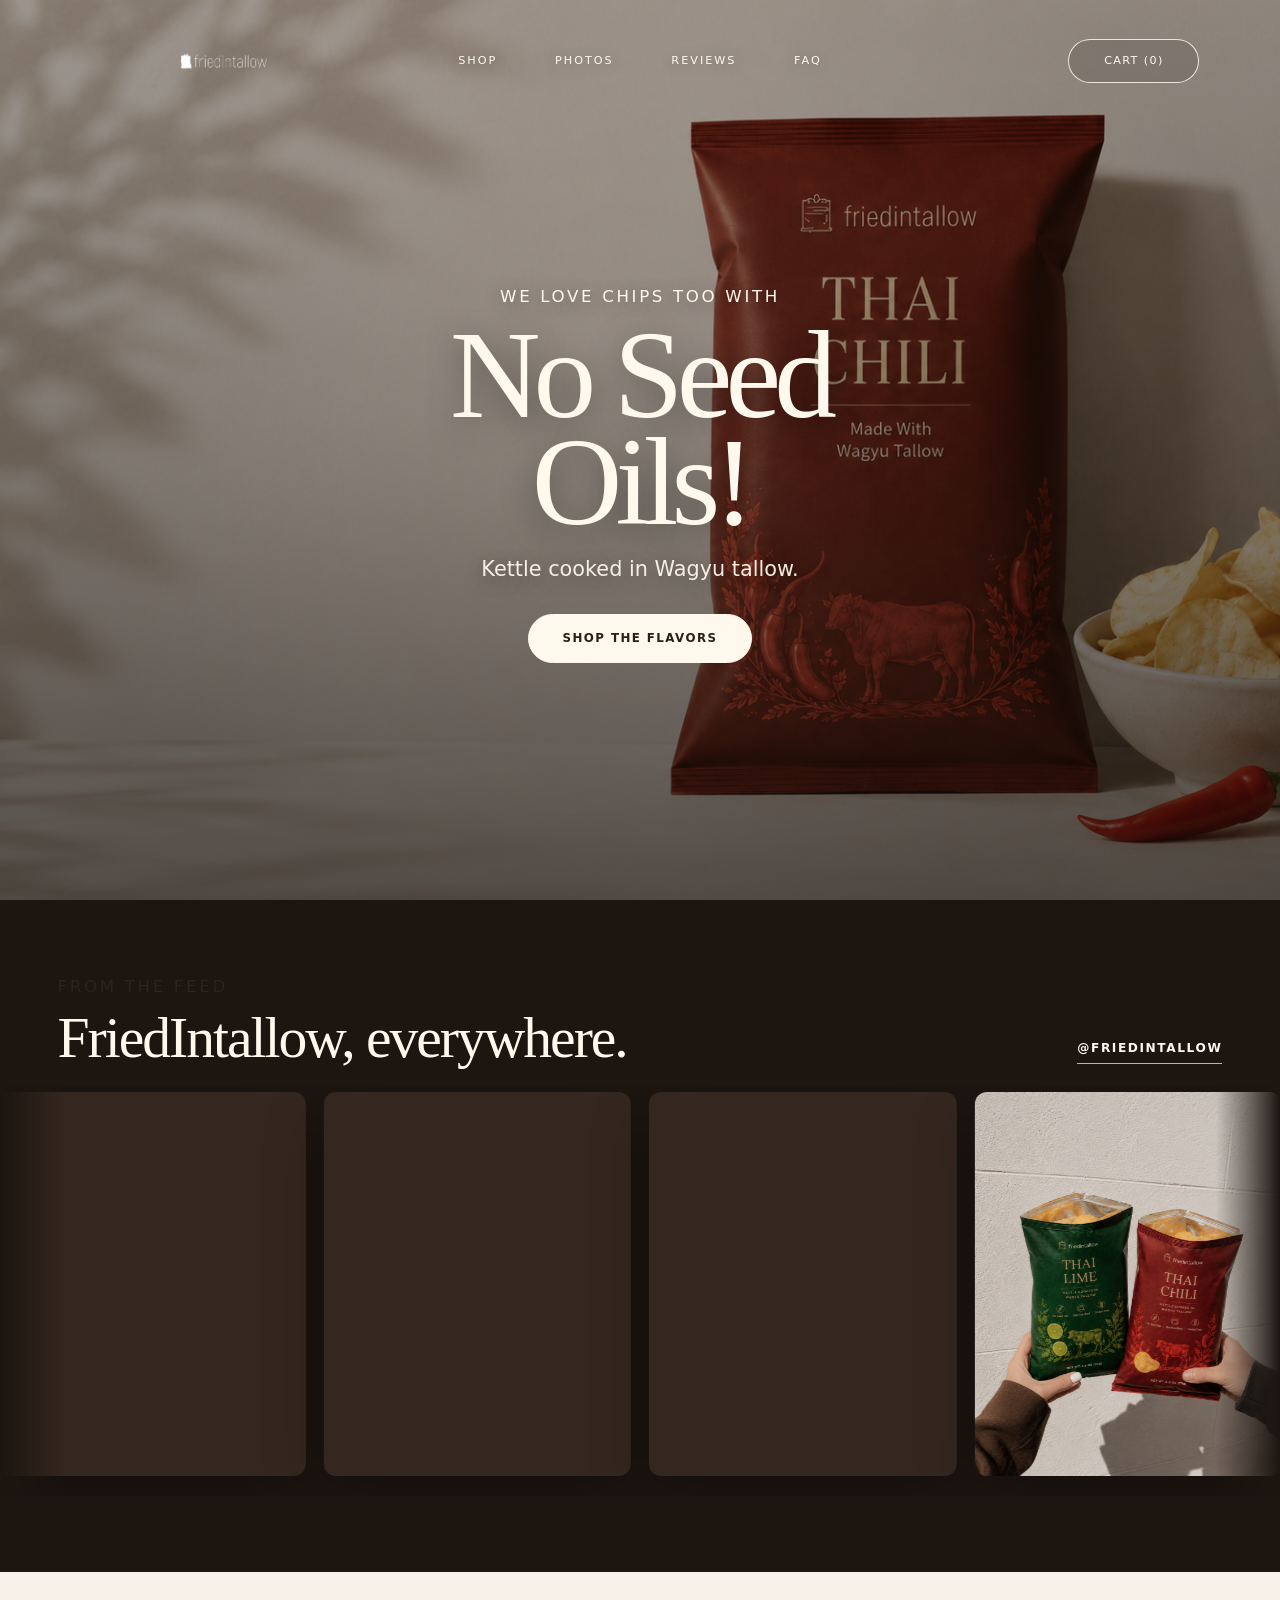
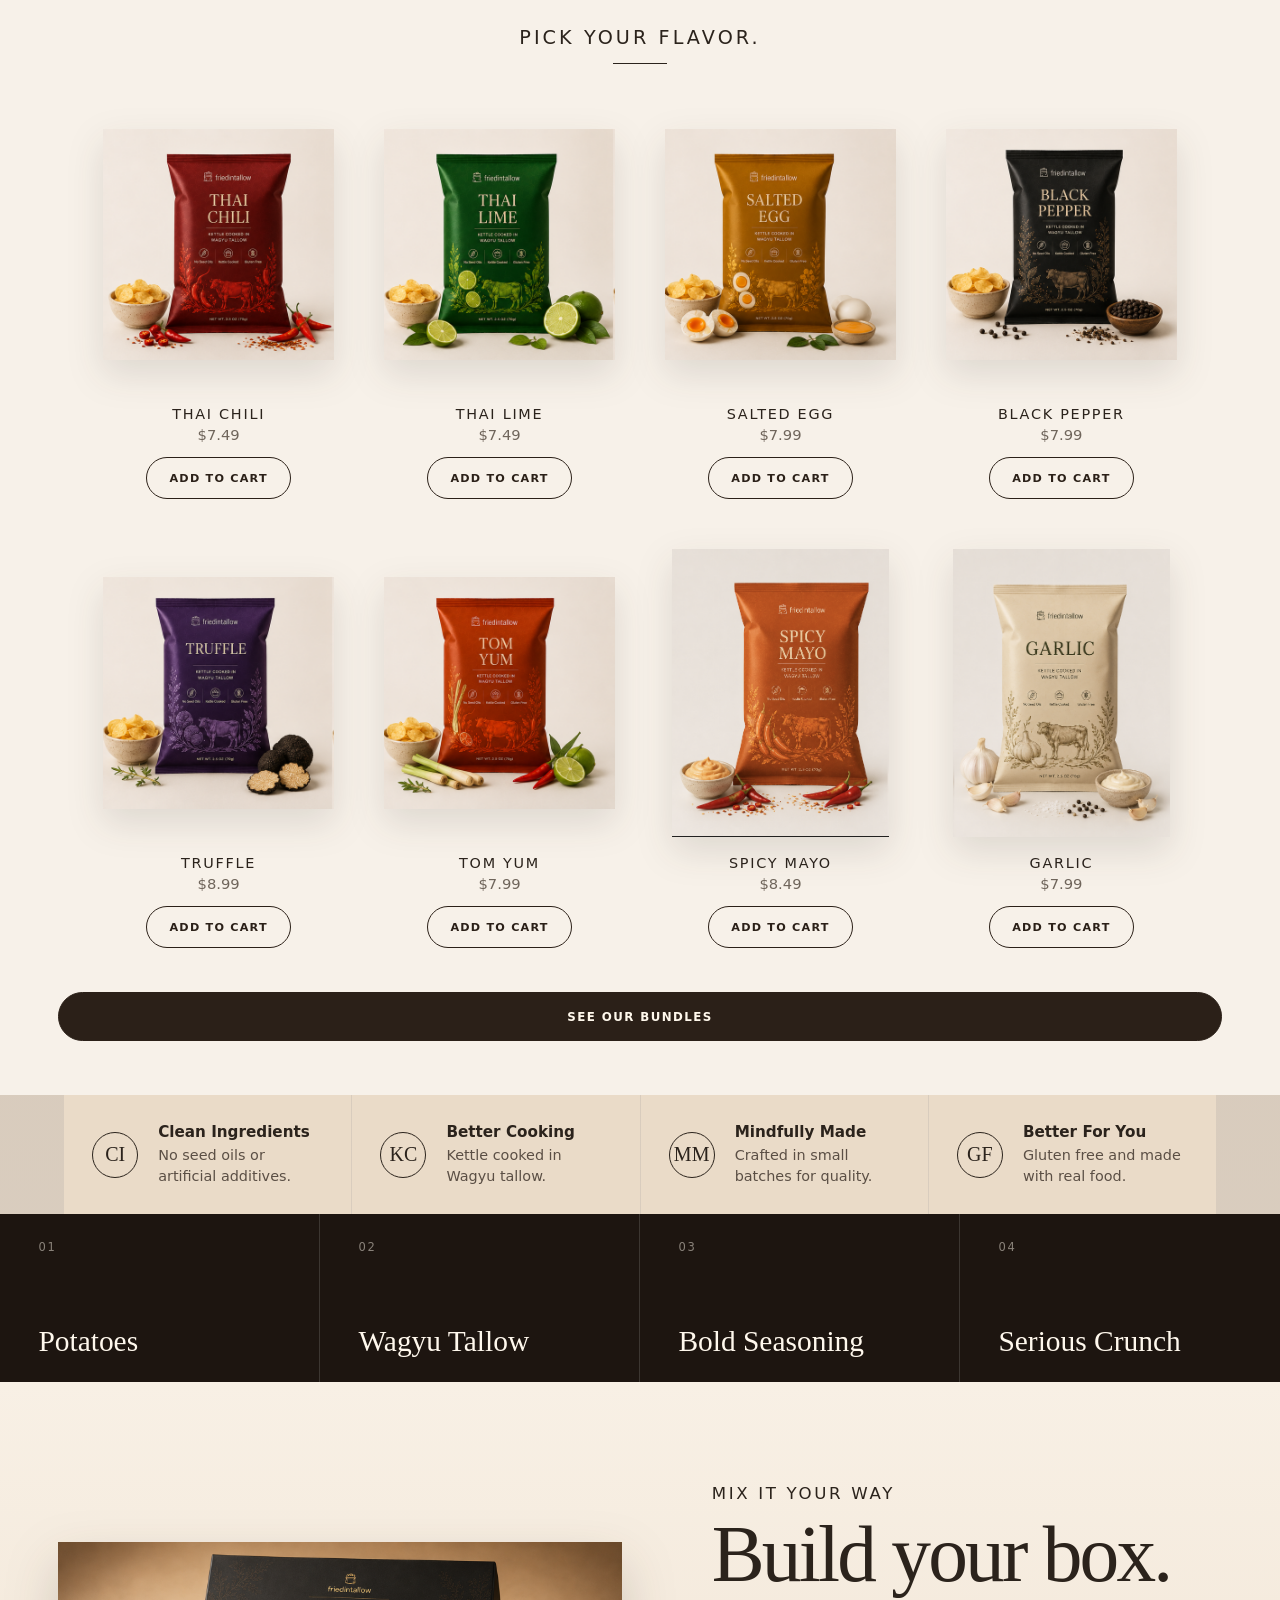
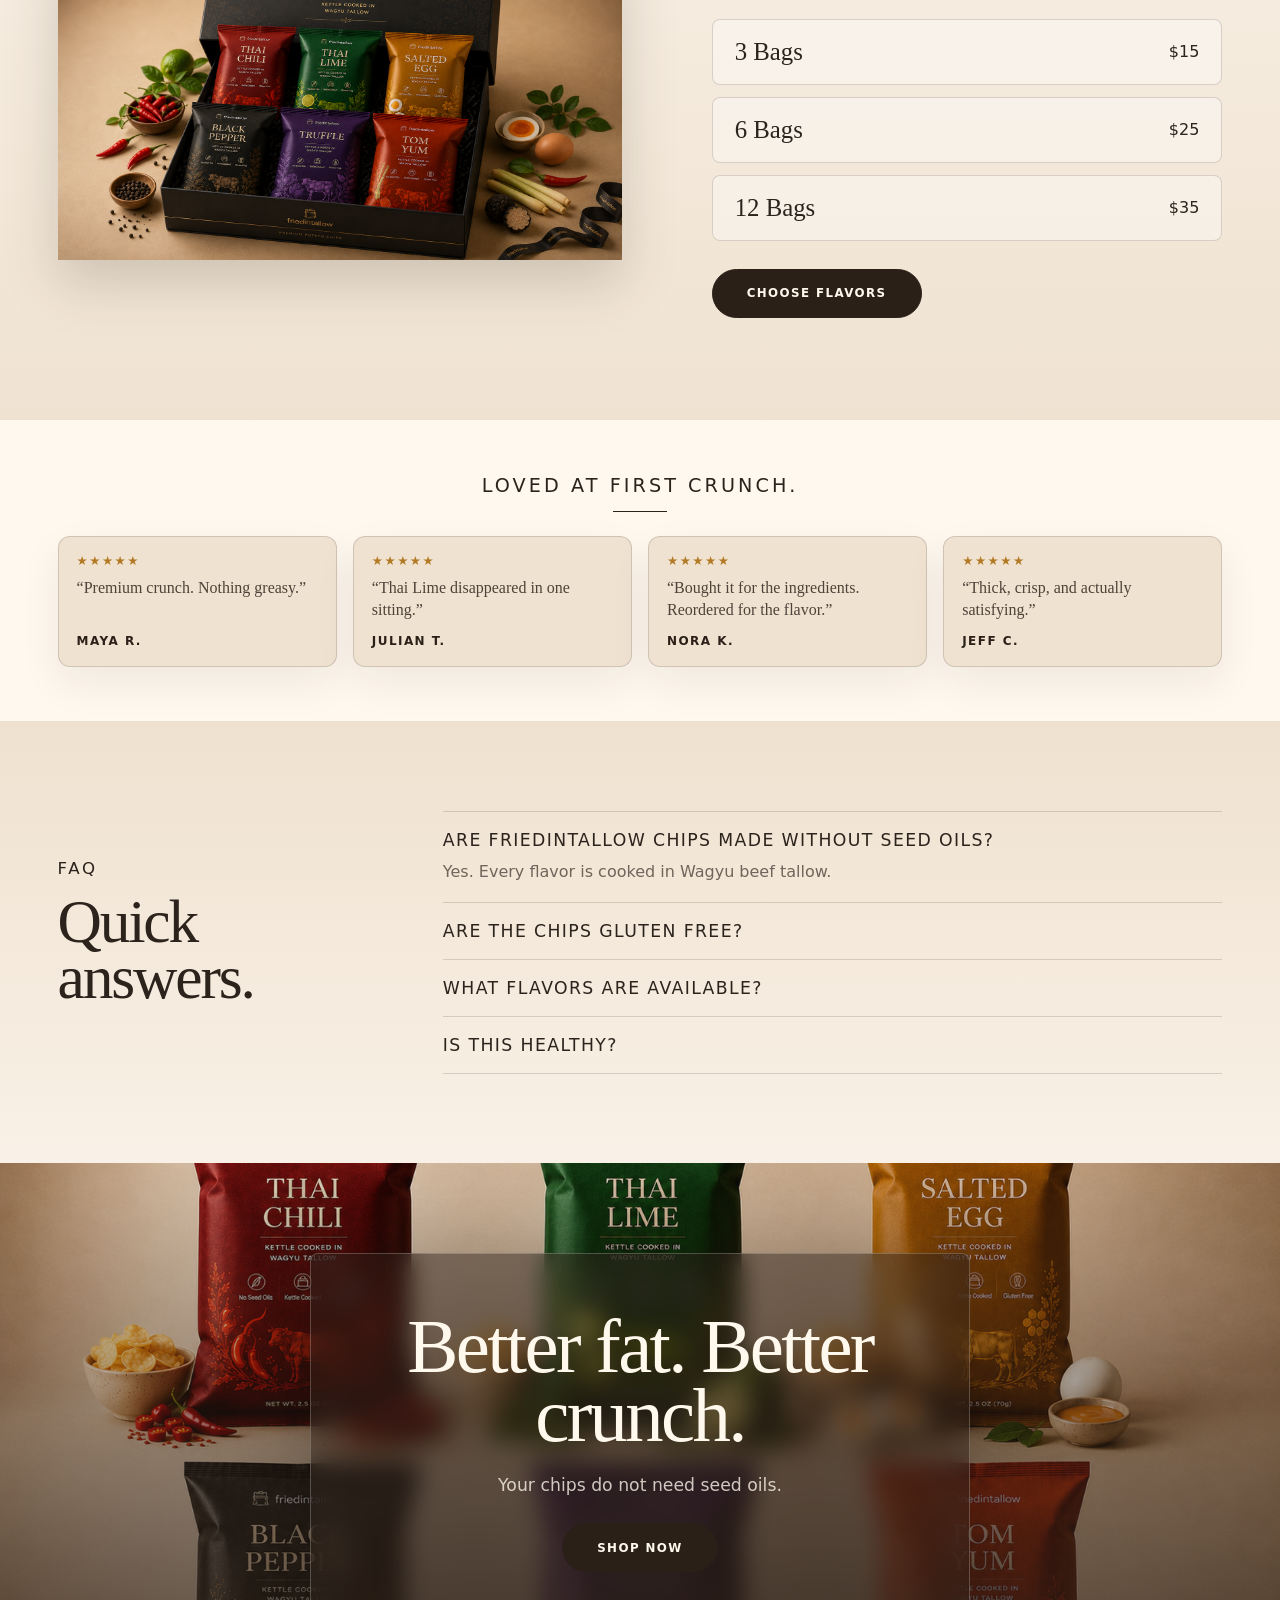
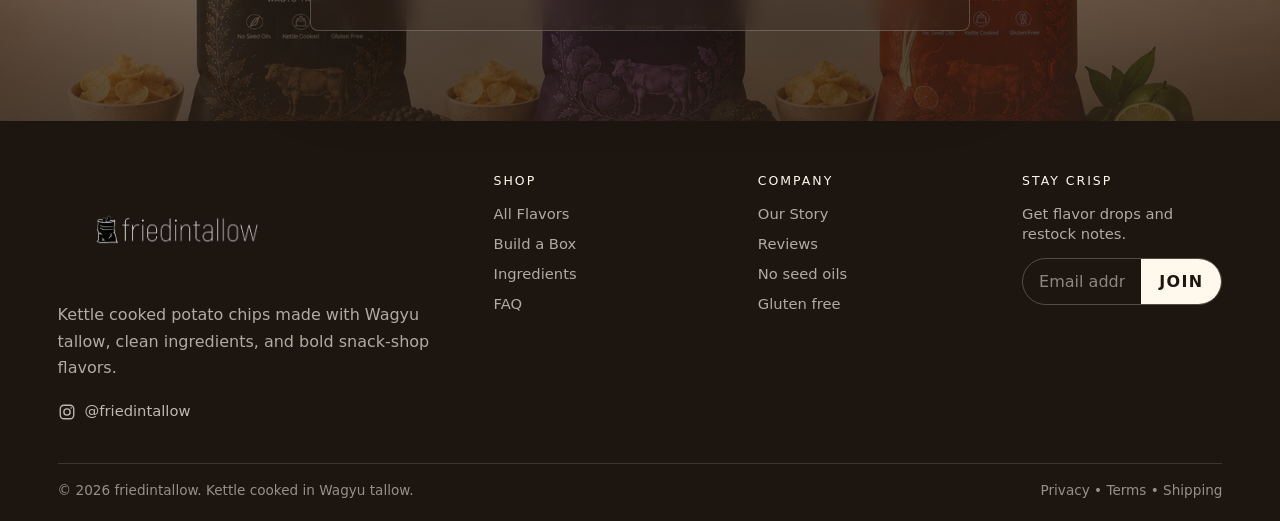
<file: friedintallow-updated(1).html>
<!DOCTYPE html>

<html lang="en">
<head>
<meta charset="utf-8"/>
<meta content="width=device-width, initial-scale=1.0" name="viewport"/>
<title>friedintallow | Tallow Potato Chips</title>
<link rel="icon" type="image/png" href="assets/friedintallow-logo-transparent.png"/>
<link rel="shortcut icon" type="image/png" href="assets/friedintallow-logo-transparent.png"/>
<link rel="apple-touch-icon" href="assets/friedintallow-logo-transparent.png"/>
<style>
    :root {
      --cream: #f4ecdd;
      --cream-2: #fbf7ee;
      --sand: #e5d7c4;
      --ink: #2b231c;
      --muted: #6f655b;
      --line: rgba(43, 35, 28, 0.16);
      --brown: #2b2018;
      --brown-2: #3a2a20;
      --rust: #9b321f;
      --green: #173c26;
      --gold: #b37a25;
      --shadow: 0 28px 80px rgba(36, 26, 17, 0.16);
      --radius: 8px;
    }

    * { box-sizing: border-box; }

    html {
      scroll-behavior: smooth;
      background: var(--cream);
    }

    body {
      margin: 0;
      color: var(--ink);
      background:
        radial-gradient(circle at 8% 2%, rgba(255, 255, 255, 0.92), transparent 32rem),
        linear-gradient(180deg, #f8f0e3 0%, #eee1d0 48%, #f8f1e7 100%);
      font-family: Inter, ui-sans-serif, system-ui, -apple-system, BlinkMacSystemFont, "Segoe UI", sans-serif;
      overflow-x: hidden;
    }

    body::before {
      content: "";
      position: fixed;
      inset: 0;
      z-index: -2;
      pointer-events: none;
      opacity: 0.45;
      background-image:
        linear-gradient(rgba(43, 35, 28, 0.03) 1px, transparent 1px),
        linear-gradient(90deg, rgba(43, 35, 28, 0.025) 1px, transparent 1px);
      background-size: 46px 46px;
      mask-image: linear-gradient(to bottom, black, transparent 80%);
    }

    a { color: inherit; text-decoration: none; }
    img { display: block; max-width: 100%; }
    button, input { font: inherit; }
    button { -webkit-tap-highlight-color: transparent; }
    body.modal-open { overflow: hidden; touch-action: none; }
    :focus-visible {
      outline: 3px solid rgba(155, 50, 31, 0.42);
      outline-offset: 3px;
    }

    .nav {
      position: fixed;
      top: 0;
      left: 0;
      right: 0;
      z-index: 50;
      display: grid;
      grid-template-columns: 1fr auto 1fr;
      align-items: center;
      gap: 28px;
      padding: 31px clamp(40px, 6.3vw, 83px);
      color: var(--ink);
      transition: background 240ms ease, box-shadow 240ms ease, padding 240ms ease;
    }

    .nav.scrolled {
      padding-block: 13px;
      background: rgba(248, 240, 227, 0.88);
      box-shadow: 0 12px 34px rgba(33, 25, 18, 0.08);
      backdrop-filter: blur(18px);
    }

    .logo {
      width: min(279px, 43vw);
      height: 59px;
      object-fit: contain;
      object-position: center;
    }

    .nav-links {
      display: flex;
      justify-content: center;
      align-items: center;
      gap: clamp(18px, 4.5vw, 68px);
      font-size: 0.7rem;
      letter-spacing: 0.18em;
      text-transform: uppercase;
    }

    .nav-links a {
      position: relative;
      padding: 8px 0;
    }

    .nav-links a::after {
      content: "";
      position: absolute;
      left: 0;
      bottom: 0;
      width: 100%;
      height: 1px;
      background: currentColor;
      transform: scaleX(0);
      transform-origin: right;
      transition: transform 220ms ease;
    }

    .nav-links a:hover::after {
      transform: scaleX(1);
      transform-origin: left;
    }

    .cart {
      justify-self: end;
      min-width: 131px;
      padding: 11px 23px;
      border: 1px solid var(--ink);
      border-radius: 999px;
      background: transparent;
      color: var(--ink);
      text-align: center;
      font-size: 0.7rem;
      letter-spacing: 0.12em;
      text-transform: uppercase;
      transition: background 200ms ease, color 200ms ease, transform 200ms ease;
    }

    .cart:hover {
      background: var(--brown);
      color: #fff8ec;
      transform: translateY(-2px);
    }

    .section {
      position: relative;
      min-height: 65vh;
      padding: 70px clamp(20px, 4.5vw, 65px);
      display: grid;
      align-items: center;
      isolation: isolate;
    }

    .section.short {
      min-height: auto;
      padding-block: 54px;
    }

    .hero {
      min-height: 100vh;
      grid-template-columns: minmax(420px, 0.9fr) minmax(460px, 1.1fr);
      gap: clamp(36px, 4vw, 70px);
      padding: 119px clamp(52px, 6.3vw, 97px) 49px;
      background:
        linear-gradient(90deg, rgba(245, 237, 223, 0.94) 0%, rgba(245, 237, 223, 0.74) 29%, rgba(245, 237, 223, 0.08) 52%, rgba(245, 237, 223, 0) 100%),
        url("assets/tallowbackground.png") center / cover no-repeat;
      overflow: hidden;
    }

    .hero::before {
      content: "";
      position: absolute;
      inset: 0;
      z-index: -1;
      opacity: 0.18;
      background:
        radial-gradient(ellipse at 14% 16%, rgba(42, 34, 27, 0.22), transparent 20rem),
        repeating-linear-gradient(126deg, transparent 0 33px, rgba(43, 35, 28, 0.035) 34px 35px);
      mask-image: linear-gradient(116deg, black, transparent 45%);
    }

    .hero::after {
      content: "";
      position: absolute;
      left: 0;
      right: 0;
      bottom: 0;
      z-index: -1;
      height: 16vh;
      background: linear-gradient(180deg, rgba(255, 255, 255, 0), rgba(224, 210, 190, 0.62));
      box-shadow: inset 0 1px rgba(255, 255, 255, 0.58);
    }

    .eyebrow {
      margin: 0 0 16px;
      color: var(--ink);
      font-size: clamp(0.9rem, 1.3vw, 1.19rem);
      letter-spacing: 0.16em;
      text-transform: uppercase;
    }

    h1, h2, h3, p { margin-top: 0; }

    h1 {
      max-width: 576px;
      margin-bottom: 20px;
      font-family: Georgia, "Times New Roman", serif;
      font-size: clamp(5.2rem, 9.2vw, 9.4rem);
      font-weight: 400;
      line-height: 0.82;
      letter-spacing: -0.055em;
    }

    h2 {
      margin-bottom: 20px;
      font-family: Georgia, "Times New Roman", serif;
      font-size: clamp(2.7rem, 5.4vw, 6.1rem);
      font-weight: 400;
      line-height: 0.9;
      letter-spacing: -0.035em;
    }

    h3 {
      margin-bottom: 12px;
      font-size: 0.9rem;
      font-weight: 500;
      letter-spacing: 0.16em;
      text-transform: uppercase;
    }

    .lede {
      max-width: 558px;
      margin-bottom: 27px;
      color: #4c4137;
      font-size: clamp(0.95rem, 1.35vw, 1.22rem);
      line-height: 1.65;
    }

    .button {
      display: inline-flex;
      align-items: center;
      justify-content: center;
      min-height: 49px;
      padding: 0 34px;
      border: 1px solid var(--brown);
      border-radius: 999px;
      background: var(--brown);
      color: #fff8ec;
      font-size: 0.74rem;
      font-weight: 800;
      letter-spacing: 0.12em;
      text-transform: uppercase;
      cursor: pointer;
      transition: transform 200ms ease, background 200ms ease, color 200ms ease, box-shadow 200ms ease;
    }

    .button:hover {
      transform: translateY(-3px);
      box-shadow: 0 18px 36px rgba(43, 32, 24, 0.22);
    }

    .button.light {
      background: transparent;
      color: var(--brown);
    }

    .button.light:hover {
      background: var(--brown);
      color: #fff8ec;
    }

    .hero-actions {
      display: flex;
      flex-wrap: wrap;
      gap: 14px;
      align-items: center;
      margin-bottom: 32px;
    }

    .hero .lede {
      position: relative;
      max-width: 369px;
      margin-bottom: 23px;
      font-size: clamp(1.06rem, 1.62vw, 1.35rem);
      line-height: 1.35;
    }

    .hero .lede::before {
      content: "";
      display: block;
      width: 54px;
      height: 1px;
      margin: 0 0 16px;
      background: var(--ink);
      opacity: 0.76;
    }

    .feature-icons {
      display: grid;
      grid-template-columns: repeat(3, minmax(0, 150px));
      gap: 27px;
      margin-top: 31px;
    }

    .mini-icon {
      display: grid;
      justify-items: center;
      gap: 10px;
      color: #372b22;
      text-align: center;
      font-size: 0.77rem;
    }

    .mini-icon span {
      display: grid;
      place-items: center;
      width: 54px;
      height: 54px;
      border: 1px solid var(--ink);
      border-radius: 50%;
      font-family: Georgia, "Times New Roman", serif;
      width: 49px;
      height: 49px;
      font-size: 1.22rem;
    }

    .story {
      grid-template-columns: minmax(300px, 0.9fr) minmax(0, 1fr);
      gap: clamp(36px, 7vw, 110px);
      min-height: 347px;
      padding-top: 38px;
      padding-bottom: 38px;
      background: #efebe5 url("assets/section2.png") center / cover no-repeat;
      border-top: 1px solid rgba(82, 72, 62, 0.08);
      border-bottom: 1px solid rgba(82, 72, 62, 0.08);
    }

    .engraving {
      display: grid;
      place-items: center;
      min-height: 207px;
      color: #84786c;
    }

    .story-art {
      width: min(560px, 100%);
      opacity: 0;
      pointer-events: none;
    }

    .text-link {
      display: inline-flex;
      align-items: center;
      gap: 18px;
      color: var(--brown);
      font-size: 0.8rem;
      font-weight: 800;
      letter-spacing: 0.12em;
      text-transform: uppercase;
      border-bottom: 1px solid currentColor;
      padding-bottom: 6px;
    }

    .text-link::after {
      content: "\2192";
      font-size: 1.35rem;
      line-height: 1;
      transition: transform 200ms ease;
    }

    .text-link:hover::after { transform: translateX(5px); }

    .flavors {
      background: #f7f1e9;
      text-align: center;
      overflow: hidden;
    }

    .section-kicker {
      margin-bottom: 32px;
      font-size: clamp(1rem, 1.9vw, 1.58rem);
      font-weight: 400;
      letter-spacing: 0.16em;
      text-transform: uppercase;
    }

    .section-kicker::after {
      content: "";
      display: block;
      width: 54px;
      height: 1px;
      margin: 14px auto 0;
      background: currentColor;
    }

    .product-row {
      display: grid;
      grid-template-columns: repeat(4, minmax(180px, 1fr));
      gap: clamp(16px, 2vw, 31px);
      align-items: end;
      max-width: 1098px;
      margin: 0 auto 32px;
    }

    .product-card {
      position: relative;
      padding: 12px;
      border-radius: var(--radius);
      transition: transform 260ms ease;
      display: grid;
      justify-items: center;
    }

    .product-card:hover {
      transform: translateY(-12px);
    }

    .product-card img {
      width: 100%;
      height: 288px;
      max-width: 100%;
      object-fit: contain;
      border-radius: 0;
      filter: drop-shadow(0 14px 18px rgba(42, 31, 22, 0.12));
      mix-blend-mode: multiply;
    }

    .pack {
      position: relative;
      display: grid;
      place-items: center;
      width: min(190px, 100%);
      height: 300px;
      color: #f7e8c9;
      border-radius: 6px 6px 14px 14px;
      background:
        linear-gradient(100deg, rgba(255, 255, 255, 0.16), transparent 22%, rgba(0, 0, 0, 0.13) 86%),
        linear-gradient(180deg, rgba(255, 255, 255, 0.08), transparent 16%),
        var(--pack-color, #8b2f20);
      box-shadow:
        inset 0 8px 0 rgba(0, 0, 0, 0.18),
        inset 0 -9px 0 rgba(0, 0, 0, 0.14),
        0 18px 25px rgba(42, 31, 22, 0.18);
      overflow: hidden;
    }

    .pack::before,
    .pack::after {
      content: "";
      position: absolute;
      left: 0;
      right: 0;
      height: 8px;
      background: repeating-linear-gradient(180deg, rgba(0, 0, 0, 0.18) 0 1px, transparent 1px 3px);
      opacity: 0.7;
    }

    .pack::before { top: 8px; }
    .pack::after { bottom: 8px; }

    .pack-brand {
      position: absolute;
      top: 36px;
      font-size: 0.62rem;
      letter-spacing: 0.06em;
      opacity: 0.9;
    }

    .pack-name {
      max-width: 150px;
      font-family: Georgia, "Times New Roman", serif;
      font-size: 2rem;
      line-height: 0.95;
      letter-spacing: 0.02em;
      text-transform: uppercase;
    }

    .pack-made {
      position: absolute;
      top: 132px;
      font-size: 0.68rem;
      line-height: 1.25;
      opacity: 0.9;
    }

    .pack-icons {
      position: absolute;
      top: 174px;
      display: flex;
      gap: 10px;
      font-size: 0.5rem;
      letter-spacing: 0.02em;
      opacity: 0.75;
    }

    .pack-art {
      position: absolute;
      left: 18px;
      right: 18px;
      bottom: 36px;
      height: 56px;
      border: 1px solid currentColor;
      border-top: 0;
      border-radius: 50%;
      opacity: 0.42;
    }

    .pack.small {
      width: 205px;
      height: 322px;
      transform-origin: center bottom;
    }

    .pack.green { --pack-color: #1f4428; color: #cbdc8f; }
    .pack.gold { --pack-color: #a46e22; color: #f3dfac; }
    .pack.orange { --pack-color: #a9481f; color: #f6d0a2; }
    .pack.cream { --pack-color: #b95d25; color: #ffe0b4; }

    .product-card h3 {
      margin-top: 18px;
      margin-bottom: 4px;
      letter-spacing: 0.12em;
    }

    .product-card p {
      margin: 0;
      color: var(--muted);
      font-size: 0.92rem;
    }

    .benefit-bar {
      display: grid;
      grid-template-columns: repeat(4, minmax(0, 1fr));
      gap: 1px;
      padding: 0 clamp(22px, 5vw, 72px);
      background: rgba(43, 35, 28, 0.11);
    }

    .benefit {
      display: grid;
      grid-template-columns: 48px 1fr;
      gap: 18px;
      align-items: center;
      min-height: 119px;
      padding: 22px clamp(13px, 2.2vw, 29px);
      background: #eadbc8;
      text-align: left;
    }

    .benefit .mini {
      display: grid;
      place-items: center;
      width: 46px;
      height: 46px;
      border: 1px solid var(--ink);
      border-radius: 50%;
      font-family: Georgia, "Times New Roman", serif;
      font-size: 1.25rem;
    }

    .benefit strong {
      display: block;
      margin-bottom: 4px;
      font-size: 0.95rem;
      font-weight: 700;
    }

    .benefit span {
      color: #5b4f45;
      font-size: 0.9rem;
      line-height: 1.35;
    }

    .ingredients {
      grid-template-columns: minmax(0, 0.9fr) minmax(360px, 1.1fr);
      gap: clamp(34px, 7vw, 92px);
      background: #f9f3ea;
    }

    .ingredient-stack {
      display: grid;
      grid-template-columns: repeat(2, minmax(0, 1fr));
      gap: 14px;
    }

    .ingredient-card {
      min-height: 176px;
      padding: 23px;
      border: 1px solid var(--line);
      border-radius: var(--radius);
      background: rgba(255, 255, 255, 0.42);
      box-shadow: 0 16px 42px rgba(43, 32, 24, 0.06);
    }

    .ingredient-card strong {
      display: block;
      margin-bottom: 12px;
      font-family: Georgia, "Times New Roman", serif;
      font-size: 1.62rem;
      font-weight: 400;
    }

    .ingredient-card p {
      color: var(--muted);
      line-height: 1.55;
    }

    .process {
      color: #fff8ed;
      background:
        radial-gradient(circle at 88% 50%, rgba(164, 110, 34, 0.2), transparent 20rem),
        linear-gradient(90deg, rgba(29, 21, 15, 0.98), rgba(64, 43, 31, 0.9)),
        #2b2018;
      overflow: hidden;
    }

    .process .lede {
      color: rgba(255, 248, 237, 0.76);
    }

    .steps {
      display: grid;
      grid-template-columns: repeat(4, minmax(0, 1fr));
      gap: 13px;
      margin-top: 32px;
      max-width: 882px;
    }

    .step {
      min-height: 223px;
      padding: 22px;
      border: 1px solid rgba(255, 248, 237, 0.2);
      border-radius: var(--radius);
      background: rgba(255, 248, 237, 0.08);
      backdrop-filter: blur(10px);
    }

    .step span {
      display: grid;
      place-items: center;
      width: 42px;
      height: 42px;
      margin-bottom: 42px;
      border: 1px solid rgba(255, 248, 237, 0.66);
      border-radius: 50%;
      font-family: Georgia, "Times New Roman", serif;
      font-size: 1.3rem;
    }

    .bundle {
      grid-template-columns: minmax(360px, 1.05fr) minmax(0, 0.95fr);
      gap: clamp(34px, 7vw, 96px);
      background: linear-gradient(180deg, #f8f0e5 0%, #efe2d1 100%);
    }

    .bundle-stage {
      position: relative;
      min-height: 468px;
      border-radius: var(--radius);
      background:
        radial-gradient(circle at 50% 78%, rgba(43, 35, 28, 0.18), transparent 18rem),
        linear-gradient(135deg, #efe0cf, #fff9f0);
      box-shadow: inset 0 0 0 1px var(--line), var(--shadow);
      overflow: hidden;
    }

 .bundle-stage {
  display: flex;
  align-items: center;
  justify-content: center;
  min-height: auto;
  background: transparent;
  box-shadow: none;
  border-radius: 0;
  overflow: visible;
}

.bundle-stage img {
  position: relative;
  width: 100%;
  max-width: 700px;
  height: auto;
  object-fit: contain;
  border-radius: 0;
  filter: drop-shadow(0 22px 26px rgba(42, 31, 22, 0.18));
  mix-blend-mode: normal;
}


    .plans {
      display: grid;
      gap: 12px;
      margin: 28px 0;
    }

    .plan {
      display: flex;
      align-items: center;
      justify-content: space-between;
      gap: 18px;
      padding: 18px 22px;
      border: 1px solid var(--line);
      border-radius: var(--radius);
      background: rgba(255, 255, 255, 0.38);
    }

    .plan strong {
      font-family: Georgia, "Times New Roman", serif;
      font-size: 1.55rem;
      font-weight: 400;
    }

    .reviews {
      background: #fff8ef;
      text-align: center;
    }

    .quote-grid {
      display: grid;
      grid-template-columns: repeat(3, minmax(0, 1fr));
      gap: 18px;
      max-width: 1160px;
      margin: 0 auto;
    }

    .quote {
      min-height: 252px;
      padding: 31px;
      border: 1px solid var(--line);
      border-radius: var(--radius);
      background: #f3e7d7;
      text-align: left;
    }

    .quote .stars {
      margin-bottom: 22px;
      color: var(--gold);
      letter-spacing: 0.12em;
    }

    .quote p {
      color: #4e433a;
      font-family: Georgia, "Times New Roman", serif;
      font-size: 1.31rem;
      line-height: 1.35;
    }

    .quote strong {
      color: var(--brown);
      font-size: 0.82rem;
      letter-spacing: 0.13em;
      text-transform: uppercase;
    }

    .faq {
      grid-template-columns: minmax(0, 0.8fr) minmax(360px, 1.2fr);
      gap: clamp(34px, 7vw, 96px);
      background: linear-gradient(180deg, #efe1cf, #f9f1e7);
    }

    details {
      border-top: 1px solid var(--line);
      padding: 24px 0;
    }

    details:last-child { border-bottom: 1px solid var(--line); }

    summary {
      cursor: pointer;
      list-style: none;
      font-size: 1.08rem;
      letter-spacing: 0.08em;
      text-transform: uppercase;
    }

    summary::-webkit-details-marker { display: none; }

    details p {
      max-width: 740px;
      margin: 14px 0 0;
      color: var(--muted);
      line-height: 1.7;
    }

    .final {
      min-height: 52vh;
      background:
        linear-gradient(180deg, rgba(43, 32, 24, 0.12), rgba(43, 32, 24, 0.82)),
        url("lastsection.png") center / cover no-repeat;
      color: #fff8ed;
      text-align: center;
    }

    .final-card {
      max-width: 756px;
      margin: auto;
      padding: clamp(30px, 5vw, 58px);
      border: 1px solid rgba(255, 248, 237, 0.22);
      border-radius: var(--radius);
      background: rgba(43, 32, 24, 0.46);
      box-shadow: 0 28px 90px rgba(0, 0, 0, 0.26);
      backdrop-filter: blur(12px);
    }

    .final .lede {
      margin-inline: auto;
      color: rgba(255, 248, 237, 0.78);
    }

    footer {
      padding: 52px clamp(20px, 4.5vw, 65px) 23px;
      background: #1d1510;
      color: rgba(255, 248, 237, 0.72);
    }

    .footer-grid {
      display: grid;
      grid-template-columns: minmax(260px, 1.3fr) repeat(3, minmax(150px, 0.7fr));
      gap: clamp(28px, 5vw, 78px);
      align-items: start;
    }

    .footer-logo {
      width: 225px;
      margin-bottom: 18px;
      filter: invert(1);
      opacity: 0.9;
    }

    .footer-about p {
      max-width: 380px;
      color: rgba(255, 248, 237, 0.66);
      line-height: 1.65;
    }

    .footer-instagram {
      display: inline-flex;
      align-items: center;
      gap: 9px;
      margin-top: 5px;
      color: rgba(255, 248, 237, 0.72);
      font-size: 0.92rem;
      line-height: 1;
      transition: color 180ms ease, transform 180ms ease;
    }

    .footer-instagram:hover {
      color: #fff8ed;
      transform: translateY(-1px);
    }

    .footer-instagram svg {
      width: 18px;
      height: 18px;
      flex: 0 0 auto;
    }

    .footer-col h3 {
      margin-bottom: 16px;
      color: #fff8ed;
      font-size: 0.78rem;
      letter-spacing: 0.16em;
    }

    .footer-col a,
    .footer-col span {
      display: block;
      margin-bottom: 10px;
      color: rgba(255, 248, 237, 0.66);
      font-size: 0.92rem;
      line-height: 1.35;
    }

    .footer-col a:hover {
      color: #fff8ed;
    }

    .newsletter {
      display: flex;
      margin-top: 14px;
      border: 1px solid rgba(255, 248, 237, 0.24);
      border-radius: 999px;
      overflow: hidden;
    }

    .newsletter input {
      min-width: 0;
      width: 100%;
      border: 0;
      padding: 13px 16px;
      color: #fff8ed;
      background: transparent;
      outline: 0;
    }

    .newsletter input::placeholder {
      color: rgba(255, 248, 237, 0.5);
    }

    .newsletter button {
      border: 0;
      padding: 0 18px;
      background: #fff8ed;
      color: #1d1510;
      font-weight: 800;
      letter-spacing: 0.08em;
      text-transform: uppercase;
      cursor: pointer;
    }

    .footer-bottom {
      display: flex;
      justify-content: space-between;
      gap: 18px;
      flex-wrap: wrap;
      margin-top: 38px;
      padding-top: 18px;
      border-top: 1px solid rgba(255, 248, 237, 0.14);
      color: rgba(255, 248, 237, 0.54);
      font-size: 0.85rem;
    }

    .reveal {
      opacity: 0;
      transform: translateY(24px);
      transition: opacity 800ms ease, transform 800ms ease;
    }

    .reveal.visible {
      opacity: 1;
      transform: translateY(0);
    }

    .stagger > * {
      opacity: 0;
      transform: translateY(22px);
      transition: opacity 650ms ease, transform 650ms ease;
    }

    .stagger.visible > * {
      opacity: 1;
      transform: translateY(0);
    }

    .stagger.visible > *:nth-child(2) { transition-delay: 80ms; }
    .stagger.visible > *:nth-child(3) { transition-delay: 160ms; }
    .stagger.visible > *:nth-child(4) { transition-delay: 240ms; }
    .stagger.visible > *:nth-child(5) { transition-delay: 320ms; }

    @keyframes float-bag {
      0%, 100% { transform: translateY(0) rotate(0deg); }
      50% { transform: translateY(-16px) rotate(0.8deg); }
    }

    @keyframes hero-rise {
      from { opacity: 0; transform: translateY(28px) scale(0.985); }
      to { opacity: 1; transform: translateY(0) scale(1); }
    }

    @media (max-width: 1040px) {
      .nav {
        grid-template-columns: auto 1fr auto;
      }

      .nav-links {
        gap: 22px;
      }

      .hero,
      .story,
      .ingredients,
      .bundle,
      .faq {
        grid-template-columns: 1fr;
      }

      .product-row {
        grid-template-columns: repeat(3, minmax(0, 1fr));
      }

      .benefit-bar,
      .steps,
      .quote-grid {
        grid-template-columns: repeat(2, minmax(0, 1fr));
      }
    }

    @media (max-width: 720px) {
      .nav {
        padding: 14px 16px;
        grid-template-columns: 1fr auto;
      }

      .logo {
        width: 171px;
        height: 48px;
      }

      .nav-links {
        display: none;
      }

      .cart {
        min-width: auto;
        padding: 9px 13px;
      }

      .section {
        padding: 65px 16px 50px;
      }

      .hero {
        min-height: 100vh;
        grid-template-columns: 1fr;
        padding-top: 97px;
        padding-bottom: 41vh;
        background:
          linear-gradient(180deg, rgba(245, 237, 223, 0.97) 0%, rgba(245, 237, 223, 0.88) 44%, rgba(245, 237, 223, 0.12) 76%, rgba(245, 237, 223, 0) 100%),
          url("assets/tallowbackground.png") 68% bottom / auto 100% no-repeat;
      }

      .section.short {
        padding-block: 47px;
      }

      .story {
        min-height: auto;
        padding-top: 198px;
        background: #efebe5 url("assets/section2.png") left top / auto 100% no-repeat;
      }

      .footer-grid {
        grid-template-columns: 1fr;
      }

      .newsletter {
        max-width: 420px;
      }

      h1 {
        font-size: clamp(4rem, 20.7vw, 6.1rem);
      }

      .feature-icons,
      .ingredient-stack,
      .product-row,
      .benefit-bar,
      .steps,
      .quote-grid {
        grid-template-columns: 1fr;
      }

      .product-row {
        max-width: 369px;
      }

      .hero-actions {
        align-items: stretch;
        flex-direction: column;
      }

      .button {
        width: 100%;
      }

      .bundle-stage {
        min-height: 360px;
      }

      .bundle-stage img {
        width: 48%;
      }
    }

    /* Mobile navigation, cart, and responsive refinements */
    .mobile-menu-toggle {
      display: none;
      width: 44px;
      height: 44px;
      padding: 10px;
      border: 0;
      background: transparent;
      color: inherit;
      cursor: pointer;
    }

    .mobile-menu-toggle span {
      display: block;
      width: 22px;
      height: 1px;
      margin: 5px auto;
      background: currentColor;
      transition: transform 200ms ease, opacity 200ms ease;
    }

    .mobile-menu-toggle[aria-expanded="true"] span:nth-child(1) {
      transform: translateY(6px) rotate(45deg);
    }

    .mobile-menu-toggle[aria-expanded="true"] span:nth-child(2) { opacity: 0; }

    .mobile-menu-toggle[aria-expanded="true"] span:nth-child(3) {
      transform: translateY(-6px) rotate(-45deg);
    }

    .mobile-menu {
      position: fixed;
      top: 72px;
      left: 12px;
      right: 12px;
      z-index: 49;
      display: grid;
      gap: 2px;
      padding: 12px;
      border: 1px solid var(--line);
      border-radius: 14px;
      background: rgba(248, 240, 227, 0.97);
      box-shadow: var(--shadow);
      backdrop-filter: blur(18px);
    }

    .mobile-menu[hidden] { display: none; }

    .mobile-menu a {
      min-height: 48px;
      display: flex;
      align-items: center;
      padding: 0 14px;
      border-radius: 9px;
      font-size: 0.78rem;
      letter-spacing: 0.13em;
      text-transform: uppercase;
    }

    .mobile-menu a:hover { background: rgba(43, 35, 28, 0.07); }

    .cart {
      min-height: 44px;
      cursor: pointer;
    }

    .add-to-cart {
      min-height: 42px;
      margin-top: 14px;
      padding: 0 22px;
      border: 1px solid var(--brown);
      border-radius: 999px;
      background: transparent;
      color: var(--brown);
      font-size: 0.7rem;
      font-weight: 800;
      letter-spacing: 0.11em;
      text-transform: uppercase;
      cursor: pointer;
      transition: background 180ms ease, color 180ms ease, transform 180ms ease;
    }

    .add-to-cart:hover {
      background: var(--brown);
      color: #fff8ec;
      transform: translateY(-2px);
    }

    .cart-backdrop {
      position: fixed;
      inset: 0;
      z-index: 100;
      display: grid;
      place-items: center;
      padding: 20px;
      background: rgba(29, 21, 16, 0.58);
      opacity: 0;
      visibility: hidden;
      transition: opacity 220ms ease, visibility 220ms ease;
    }

    .cart-backdrop.open {
      opacity: 1;
      visibility: visible;
    }

    .cart-modal {
      width: min(620px, 100%);
      max-height: min(760px, calc(100svh - 40px));
      display: grid;
      grid-template-rows: auto minmax(0, 1fr) auto;
      overflow: hidden;
      border: 1px solid rgba(255, 248, 237, 0.32);
      border-radius: 18px;
      background: var(--cream-2);
      box-shadow: 0 36px 110px rgba(0, 0, 0, 0.34);
      transform: translateY(20px) scale(0.985);
      transition: transform 220ms ease;
    }

    .cart-backdrop.open .cart-modal { transform: translateY(0) scale(1); }

    .cart-modal-header,
    .cart-modal-footer {
      padding: 20px 22px;
      background: rgba(244, 236, 221, 0.96);
    }

    .cart-modal-header {
      display: flex;
      align-items: center;
      justify-content: space-between;
      gap: 18px;
      border-bottom: 1px solid var(--line);
    }

    .cart-modal-header h2 {
      margin: 0;
      font-size: clamp(2rem, 7vw, 3.2rem);
      line-height: 1;
    }

    .cart-close {
      flex: 0 0 auto;
      width: 44px;
      height: 44px;
      border: 1px solid var(--line);
      border-radius: 50%;
      background: transparent;
      color: var(--ink);
      font-size: 1.5rem;
      cursor: pointer;
    }

    .cart-items {
      min-height: 160px;
      overflow-y: auto;
      overscroll-behavior: contain;
      padding: 8px 22px;
    }

    .cart-empty {
      min-height: 220px;
      display: grid;
      place-items: center;
      padding: 30px;
      color: var(--muted);
      text-align: center;
      line-height: 1.6;
    }

    .cart-item {
      display: grid;
      grid-template-columns: 74px minmax(0, 1fr) auto;
      gap: 15px;
      align-items: center;
      padding: 14px 0;
      border-bottom: 1px solid var(--line);
    }

    .cart-item img {
      width: 74px;
      height: 92px;
      object-fit: contain;
      filter: drop-shadow(0 8px 10px rgba(42, 31, 22, 0.12));
      mix-blend-mode: multiply;
    }

    .cart-item-name {
      margin-bottom: 5px;
      font-family: Georgia, "Times New Roman", serif;
      font-size: 1.2rem;
    }

    .cart-item-price { color: var(--muted); font-size: 0.9rem; }

    .cart-item-actions {
      display: grid;
      justify-items: end;
      gap: 8px;
    }

    .quantity-control {
      display: inline-grid;
      grid-template-columns: 34px 34px 34px;
      align-items: center;
      overflow: hidden;
      border: 1px solid var(--line);
      border-radius: 999px;
      background: rgba(255, 255, 255, 0.5);
    }

    .quantity-control button {
      width: 34px;
      height: 34px;
      border: 0;
      background: transparent;
      cursor: pointer;
    }

    .quantity-control span { text-align: center; font-size: 0.86rem; }

    .remove-item {
      border: 0;
      padding: 3px 0;
      background: transparent;
      color: var(--rust);
      font-size: 0.72rem;
      text-decoration: underline;
      cursor: pointer;
    }

    .cart-modal-footer { border-top: 1px solid var(--line); }

    .cart-summary {
      display: flex;
      align-items: center;
      justify-content: space-between;
      gap: 18px;
      margin-bottom: 14px;
      font-size: 1rem;
    }

    .cart-summary strong {
      font-family: Georgia, "Times New Roman", serif;
      font-size: 1.55rem;
      font-weight: 400;
    }

    .checkout-button { width: 100%; }

    .checkout-button[disabled] {
      opacity: 0.55;
      cursor: not-allowed;
      transform: none;
      box-shadow: none;
    }

    .cart-note,
    .cart-error {
      margin: 10px 0 0;
      font-size: 0.8rem;
      line-height: 1.45;
      text-align: center;
    }

    .cart-note { color: var(--muted); }
    .cart-error { color: var(--rust); }

    .toast {
      position: fixed;
      left: 50%;
      bottom: max(22px, env(safe-area-inset-bottom));
      z-index: 130;
      max-width: calc(100vw - 32px);
      padding: 12px 18px;
      border-radius: 999px;
      background: var(--brown);
      color: #fff8ec;
      font-size: 0.84rem;
      box-shadow: 0 18px 42px rgba(0, 0, 0, 0.25);
      opacity: 0;
      pointer-events: none;
      transform: translate(-50%, 18px);
      transition: opacity 180ms ease, transform 180ms ease;
    }

    .toast.show {
      opacity: 1;
      transform: translate(-50%, 0);
    }

    @media (max-width: 720px) {
      .nav {
        grid-template-columns: minmax(0, 1fr) auto auto;
        gap: 5px;
        padding: 12px max(14px, env(safe-area-inset-right)) 12px max(14px, env(safe-area-inset-left));
      }

      .nav.scrolled { padding-block: 9px; }

      .logo {
        width: min(166px, 46vw);
        height: 48px;
        object-position: left center;
      }

      .mobile-menu-toggle { display: block; }

      .cart {
        min-width: auto;
        min-height: 42px;
        padding: 9px 12px;
        font-size: 0.64rem;
      }

      .section { padding: 62px 18px; }

      .hero {
        min-height: 100svh;
        align-items: start;
        padding: 104px 18px max(300px, 39svh);
      }

      h1 {
        max-width: 100%;
        font-size: clamp(3.65rem, 19vw, 5.5rem);
        line-height: 0.86;
      }

      h2 {
        font-size: clamp(2.45rem, 12vw, 4.4rem);
        line-height: 0.94;
      }

      .hero .lede { max-width: 290px; font-size: 1.05rem; }

      .feature-icons {
        grid-template-columns: repeat(3, minmax(0, 1fr));
        gap: 10px;
      }

      .mini-icon { gap: 8px; font-size: 0.68rem; }

      .mini-icon span {
        width: 44px;
        height: 44px;
        font-size: 1rem;
      }

      .product-row {
        grid-template-columns: repeat(2, minmax(0, 1fr));
        gap: 14px 8px;
        max-width: 520px;
        align-items: stretch;
      }

      .product-card {
        align-content: start;
        padding: 8px 4px 12px;
      }

      .product-card:hover { transform: none; }

      .product-card img { height: clamp(168px, 48vw, 225px); }

      .product-card h3 {
        min-height: 2.3em;
        display: grid;
        place-items: center;
        margin-top: 10px;
        font-size: 0.76rem;
        line-height: 1.2;
      }

      .product-card p { font-size: 0.86rem; }

      .add-to-cart {
        width: 100%;
        min-height: 40px;
        margin-top: 10px;
        padding-inline: 10px;
        font-size: 0.62rem;
      }

      .benefit-bar { padding: 0 18px; }
      .benefit { min-height: 104px; }
      .bundle-stage { min-height: 330px; }
      .bundle-stage img { width: 49%; }
      .quote { min-height: auto; padding: 24px; }
      .final { padding-block: 72px; }
      .final-card { padding: 34px 20px; }
      footer { padding-inline: 18px; }

      .cart-backdrop {
        align-items: end;
        padding: 0;
      }

      .cart-modal {
        width: 100%;
        max-height: min(88svh, 760px);
        border-radius: 20px 20px 0 0;
        transform: translateY(100%);
      }

      .cart-backdrop.open .cart-modal { transform: translateY(0); }

      .cart-modal-header,
      .cart-modal-footer { padding: 17px 16px; }

      .cart-items { padding-inline: 16px; }

      .cart-item {
        grid-template-columns: 60px minmax(0, 1fr);
        gap: 12px;
      }

      .cart-item img {
        width: 60px;
        height: 78px;
      }

      .cart-item-actions {
        grid-column: 2;
        grid-row: 2;
        justify-items: start;
        grid-auto-flow: column;
        align-items: center;
        justify-content: space-between;
        width: 100%;
      }
    }

    @media (max-width: 420px) {
      .nav { padding-inline: 10px; }
      .logo { width: min(142px, 42vw); }
      .mobile-menu-toggle { width: 40px; height: 40px; padding: 8px; }

      .cart {
        min-height: 40px;
        padding-inline: 10px;
        letter-spacing: 0.08em;
      }

      .section,
      .hero { padding-inline: 15px; }

      h1 { font-size: clamp(3.25rem, 18.4vw, 4.6rem); }
      .feature-icons { gap: 6px; }
      .mini-icon { font-size: 0.62rem; }
      .product-row { gap-inline: 5px; }
      .product-card img { height: 160px; }
      .product-card h3 { font-size: 0.7rem; }

      .add-to-cart {
        font-size: 0.58rem;
        letter-spacing: 0.08em;
      }
    }


    /* Editorial product photography */
    .product-story {
      padding-block: clamp(72px, 8vw, 118px);
      background: #eadfce;
      overflow: hidden;
    }

    .product-story-head {
      display: grid;
      grid-template-columns: minmax(0, 0.75fr) minmax(320px, 1.25fr);
      gap: clamp(28px, 7vw, 100px);
      align-items: end;
      max-width: 1280px;
      margin: 0 auto 38px;
    }

    .product-story-head h2 { margin-bottom: 0; }
    .product-story-head .lede { margin-bottom: 0; max-width: 620px; }

    .product-photo-grid {
      display: grid;
      grid-template-columns: 1.2fr 0.8fr 0.8fr;
      grid-template-rows: repeat(2, minmax(190px, 28vw));
      gap: 14px;
      max-width: 1280px;
      margin: 0 auto;
    }

    .product-photo {
      position: relative;
      margin: 0;
      overflow: hidden;
      border-radius: 12px;
      background: #d7c6b1;
      box-shadow: 0 18px 52px rgba(43, 32, 24, 0.12);
    }

    .product-photo:first-child { grid-row: 1 / 3; }
    .product-photo:nth-child(4) { grid-column: 2 / 4; }

    .product-photo img {
      width: 100%;
      height: 100%;
      object-fit: cover;
      transition: transform 700ms cubic-bezier(.2,.7,.2,1);
    }

    .product-photo:hover img { transform: scale(1.035); }

    .product-photo figcaption {
      position: absolute;
      left: 16px;
      bottom: 16px;
      max-width: calc(100% - 32px);
      padding: 9px 12px;
      border: 1px solid rgba(255,255,255,.25);
      border-radius: 999px;
      color: #fff8ed;
      background: rgba(29, 21, 16, .56);
      backdrop-filter: blur(10px);
      font-size: .68rem;
      font-weight: 800;
      letter-spacing: .11em;
      text-transform: uppercase;
    }

    /* Reviews with customer imagery */
    .reviews { overflow: hidden; }

    .review-summary {
      display: flex;
      justify-content: center;
      align-items: center;
      gap: 16px;
      flex-wrap: wrap;
      margin: -10px auto 32px;
      color: var(--muted);
      font-size: .9rem;
    }

    .review-summary strong {
      color: var(--brown);
      font-family: Georgia, "Times New Roman", serif;
      font-size: 1.5rem;
      font-weight: 400;
    }

    .review-card-grid {
      display: grid;
      grid-template-columns: repeat(4, minmax(0, 1fr));
      gap: 16px;
      max-width: 1280px;
      margin: 0 auto;
    }

    .review-card {
      overflow: hidden;
      border: 1px solid var(--line);
      border-radius: 12px;
      background: #f3e7d7;
      text-align: left;
      box-shadow: 0 16px 42px rgba(43, 32, 24, .07);
    }

    .review-card img {
      width: 100%;
      aspect-ratio: 4 / 3;
      object-fit: cover;
      background: #dfcfbc;
    }

    .review-card-body { padding: 22px; }
    .review-card .stars { margin-bottom: 14px; color: var(--gold); letter-spacing: .12em; }

    .review-card blockquote {
      margin: 0 0 18px;
      color: #4e433a;
      font-family: Georgia, "Times New Roman", serif;
      font-size: 1.13rem;
      line-height: 1.42;
    }

    .review-card footer {
      padding: 0;
      background: transparent;
      color: var(--brown);
      font-size: .75rem;
      font-weight: 800;
      letter-spacing: .12em;
      text-transform: uppercase;
    }

    /* Auto-sliding Instagram gallery */
    .instagram-section {
      padding: clamp(70px, 8vw, 110px) 0;
      background: #1d1510;
      color: #fff8ed;
      overflow: hidden;
    }

    .instagram-head {
      display: flex;
      justify-content: space-between;
      align-items: end;
      gap: 26px;
      max-width: 1280px;
      margin: 0 auto 30px;
      padding: 0 clamp(20px, 4.5vw, 65px);
    }

    .instagram-head h2 {
      max-width: 760px;
      margin-bottom: 0;
      font-size: clamp(2.7rem, 5vw, 5.4rem);
    }

    .instagram-handle {
      flex: 0 0 auto;
      padding-bottom: 8px;
      border-bottom: 1px solid rgba(255,248,237,.7);
      font-size: .76rem;
      font-weight: 800;
      letter-spacing: .13em;
      text-transform: uppercase;
    }

    .instagram-viewport {
      width: 100%;
      overflow: hidden;
      mask-image: linear-gradient(90deg, transparent, black 5%, black 95%, transparent);
    }

    .instagram-track {
      display: flex;
      align-items: stretch;
      gap: 18px;
      width: max-content;
      padding: 6px 0 20px;
      animation: instagram-scroll 36s linear infinite;
      will-change: transform;
    }

    .instagram-viewport:hover .instagram-track { animation-play-state: paused; }

    .instagram-set {
      display: flex;
      gap: 18px;
      padding-left: 18px;
    }

    .instagram-card {
      position: relative;
      flex: 0 0 clamp(230px, 24vw, 340px);
      aspect-ratio: 4 / 5;
      overflow: hidden;
      border-radius: 12px;
      background: #34271f;
      box-shadow: 0 22px 60px rgba(0,0,0,.28);
    }

    .instagram-card img {
      width: 100%;
      height: 100%;
      object-fit: cover;
      transition: transform 600ms ease;
    }

    .instagram-card:hover img { transform: scale(1.035); }

    .instagram-card::after {
      content: "View post  ↗";
      position: absolute;
      left: 14px;
      right: 14px;
      bottom: 14px;
      padding: 11px 13px;
      border: 1px solid rgba(255,255,255,.2);
      border-radius: 999px;
      color: #fff;
      background: rgba(29,21,16,.55);
      backdrop-filter: blur(10px);
      font-size: .67rem;
      font-weight: 800;
      letter-spacing: .11em;
      text-transform: uppercase;
      opacity: 0;
      transform: translateY(7px);
      transition: opacity 220ms ease, transform 220ms ease;
    }

    .instagram-card:hover::after { opacity: 1; transform: translateY(0); }

    @keyframes instagram-scroll {
      from { transform: translateX(0); }
      to { transform: translateX(calc(-50% - 9px)); }
    }

    @media (max-width: 1040px) {
      .product-story-head { grid-template-columns: 1fr; align-items: start; }
      .review-card-grid { grid-template-columns: repeat(2, minmax(0, 1fr)); }
    }

    @media (max-width: 720px) {
      .product-story { padding-inline: 16px; }

      .product-photo-grid {
        grid-template-columns: 1fr 1fr;
        grid-template-rows: 310px 190px 220px;
        gap: 10px;
      }

      .product-photo:first-child { grid-column: 1 / 3; grid-row: auto; }
      .product-photo:nth-child(4) { grid-column: 1 / 3; }
      .product-photo figcaption { left: 10px; bottom: 10px; font-size: .58rem; }

      .review-card-grid {
        display: flex;
        overflow-x: auto;
        scroll-snap-type: x mandatory;
        padding: 0 18px 12px;
        margin-inline: -18px;
      }

      .review-card {
        flex: 0 0 min(82vw, 330px);
        scroll-snap-align: center;
      }

      .instagram-head { align-items: start; flex-direction: column; }
      .instagram-card { flex-basis: min(76vw, 300px); }
      .instagram-track { animation-duration: 30s; }
    }

    @media (prefers-reduced-motion: reduce) {
      html { scroll-behavior: auto; }
      *, *::before, *::after {
        animation-duration: 0.01ms !important;
        animation-iteration-count: 1 !important;
        transition-duration: 0.01ms !important;
      }
    }

  

    /* Visual-first revision */
    .hero {
      min-height: 92vh;
    }

    .hero .reveal {
      max-width: 620px;
    }

    .instagram-section {
      padding-block: clamp(48px, 6vw, 78px);
    }

    .instagram-head {
      margin-bottom: 22px;
    }

    .instagram-head h2 {
      max-width: 620px;
      font-size: clamp(2.25rem, 4.5vw, 4.7rem);
    }

    .flavors {
      padding-top: clamp(58px, 7vw, 90px);
      padding-bottom: clamp(58px, 7vw, 88px);
    }

    .section-kicker {
      margin-bottom: 24px;
      font-size: clamp(1rem, 1.5vw, 1.3rem);
    }

    .product-story {
      padding-block: clamp(58px, 7vw, 90px);
    }

    .product-story-head {
      display: block;
      margin-bottom: 24px;
    }

    .product-story-head h2 {
      max-width: 720px;
      font-size: clamp(3rem, 6vw, 6.4rem);
    }

    .product-photo-grid {
      grid-template-rows: repeat(2, minmax(230px, 31vw));
    }

    .proof-strip {
      display: grid;
      grid-template-columns: repeat(4, minmax(0, 1fr));
      background: #1d1510;
      color: #fff8ed;
    }

    .proof-item {
      min-height: 168px;
      display: grid;
      align-content: space-between;
      padding: 26px clamp(20px, 3vw, 44px);
      border-right: 1px solid rgba(255,255,255,.14);
    }

    .proof-item:last-child {
      border-right: 0;
    }

    .proof-item span {
      color: rgba(255,248,237,.48);
      font-size: .72rem;
      letter-spacing: .16em;
    }

    .proof-item strong {
      max-width: 220px;
      font-family: Georgia, "Times New Roman", serif;
      font-size: clamp(1.4rem, 2.3vw, 2.4rem);
      font-weight: 400;
      line-height: 1;
    }

    .bundle {
      min-height: auto;
      padding-block: clamp(62px, 8vw, 104px);
    }

    .bundle h2 {
      max-width: 560px;
      font-size: clamp(3.2rem, 6.2vw, 6.6rem);
    }

    .plans {
      max-width: 520px;
    }

    .reviews {
      padding-top: clamp(58px, 7vw, 88px);
      padding-bottom: clamp(62px, 8vw, 104px);
    }

    .review-card {
      background: #efe2d0;
    }

    .review-card img {
      aspect-ratio: 4 / 5;
    }

    .review-card-body {
      padding: 16px 18px 18px;
    }

    .review-card .stars {
      margin-bottom: 9px;
      font-size: .78rem;
    }

    .review-card blockquote {
      min-height: 2.8em;
      margin-bottom: 12px;
      font-size: 1rem;
      line-height: 1.35;
    }

    .faq {
      min-height: auto;
      padding-block: clamp(58px, 7vw, 92px);
      grid-template-columns: minmax(240px, .55fr) minmax(0, 1.45fr);
    }

    .faq h2 {
      font-size: clamp(2.7rem, 4.8vw, 5rem);
    }

    details {
      padding: 18px 0;
    }

    details p {
      margin-top: 10px;
      line-height: 1.5;
    }

    .final {
      min-height: 62vh;
    }

    .final-card {
      max-width: 660px;
    }

    .final-card h2 {
      font-size: clamp(3rem, 6vw, 6.3rem);
    }

    .final-card .lede {
      margin-bottom: 24px;
    }

    @media (max-width: 900px) {
      .proof-strip {
        grid-template-columns: repeat(2, minmax(0, 1fr));
      }

      .proof-item:nth-child(2) {
        border-right: 0;
      }

      .proof-item:nth-child(-n+2) {
        border-bottom: 1px solid rgba(255,255,255,.14);
      }
    }

    @media (max-width: 720px) {
      .hero {
        min-height: 88svh;
      }

      .instagram-section {
        padding-block: 42px;
      }

      .instagram-head h2 {
        font-size: clamp(2.25rem, 12vw, 3.8rem);
      }

      .product-story {
        padding-top: 52px;
      }

      .product-story-head h2 {
        font-size: clamp(3rem, 15vw, 4.8rem);
      }

      .product-photo-grid {
        grid-template-rows: 360px 205px 250px;
      }

      .proof-item {
        min-height: 132px;
        padding: 20px;
      }

      .proof-item strong {
        font-size: clamp(1.35rem, 6vw, 2rem);
      }

      .bundle {
        padding-top: 54px;
      }

      .faq {
        grid-template-columns: 1fr;
      }

      .final {
        min-height: 56svh;
      }
    }


    /* Centered hero with image */
    .hero.hero-centered {
      min-height: 100vh;
      display: grid;
      place-items: center;
      grid-template-columns: 1fr;
      text-align: center;
      padding: 120px clamp(20px, 4vw, 48px) 70px;
      background:
        radial-gradient(circle at 50% 0%, rgba(255,255,255,0.95), transparent 30rem),
        linear-gradient(180deg, #f8f0e3 0%, #efe1cf 56%, #f8f1e7 100%);
      overflow: hidden;
    }

    .hero.hero-centered::before {
      content: "";
      position: absolute;
      inset: 0;
      z-index: -1;
      opacity: 0.18;
      background:
        radial-gradient(circle at 50% 22%, rgba(42, 34, 27, 0.12), transparent 20rem),
        linear-gradient(180deg, rgba(255,255,255,0.6), transparent 22rem);
      pointer-events: none;
    }

    .hero.hero-centered::after {
      display: none;
    }

    .hero-center-wrap {
      width: min(860px, 100%);
      display: grid;
      justify-items: center;
    }

    .hero.hero-centered .eyebrow {
      margin-bottom: 14px;
    }

    .hero.hero-centered h1 {
      max-width: 820px;
      margin-inline: auto;
      margin-bottom: 14px;
      font-size: clamp(4.2rem, 9vw, 8.6rem);
      line-height: 0.86;
      text-align: center;
    }

    .hero.hero-centered .lede {
      max-width: 520px;
      margin: 0 auto 26px;
      font-size: clamp(1rem, 1.7vw, 1.28rem);
      line-height: 1.45;
      text-align: center;
    }

    .hero.hero-centered .lede::before {
      display: none;
    }

    .hero-media {
      width: min(520px, 92vw);
      margin: 10px auto 28px;
      padding: clamp(14px, 2vw, 24px);
      border-radius: 24px;
      background: rgba(255, 255, 255, 0.42);
      box-shadow: 0 26px 70px rgba(36, 26, 17, 0.12);
      backdrop-filter: blur(8px);
    }

    .hero-media img {
      width: 100%;
      height: auto;
      object-fit: contain;
      filter: drop-shadow(0 28px 36px rgba(42, 31, 22, 0.18));
      mix-blend-mode: normal;
    }

    .hero.hero-centered .hero-actions {
      justify-content: center;
      margin-bottom: 28px;
    }

    .hero.hero-centered .feature-icons {
      grid-template-columns: repeat(3, minmax(0, 150px));
      justify-content: center;
      margin-top: 0;
    }

    @media (max-width: 720px) {
      .hero.hero-centered {
        min-height: auto;
        padding: 104px 18px 54px;
      }

      .hero.hero-centered h1 {
        font-size: clamp(3.4rem, 16vw, 5.3rem);
      }

      .hero.hero-centered .lede {
        max-width: 300px;
        margin-bottom: 20px;
      }

      .hero-media {
        width: min(360px, 100%);
        margin-bottom: 22px;
        border-radius: 18px;
      }

      .hero.hero-centered .feature-icons {
        grid-template-columns: repeat(3, minmax(0, 1fr));
        width: 100%;
        max-width: 360px;
        gap: 10px;
      }
    }

    @media (max-width: 420px) {
      .hero.hero-centered {
        padding-inline: 14px;
      }

      .hero-media {
        width: 100%;
        padding: 12px;
      }
    }


    /* ===============================================================
       FINAL HERO + MOBILE INSTAGRAM FIXES
       =============================================================== */

    /* Full-background centered hero */
    .hero.hero-centered {
      position: relative;
      min-height: 100vh;
      display: grid;
      grid-template-columns: 1fr;
      place-items: center;
      isolation: isolate;
      overflow: hidden;
      padding: 128px clamp(20px, 4vw, 48px) 74px;
      color: #fff8ed;
      text-align: center;
      background:
        linear-gradient(
          180deg,
          rgba(20, 14, 10, 0.30) 0%,
          rgba(20, 14, 10, 0.42) 48%,
          rgba(20, 14, 10, 0.68) 100%
        ),
        url("assets/tallowbackground.png") center center / cover no-repeat;
    }

    .hero.hero-centered::before {
      content: "";
      position: absolute;
      inset: 0;
      z-index: -1;
      pointer-events: none;
      opacity: 1;
      background:
        radial-gradient(
          circle at 50% 42%,
          rgba(0, 0, 0, 0.02),
          rgba(0, 0, 0, 0.16) 72%
        );
      mask-image: none;
      -webkit-mask-image: none;
    }

    .hero.hero-centered::after {
      display: none;
    }

    .hero-center-wrap {
      position: relative;
      z-index: 2;
      width: min(880px, 100%);
      display: grid;
      justify-items: center;
      max-width: 880px;
      padding: clamp(24px, 4vw, 48px);
      border: 1px solid rgba(255, 248, 237, 0.20);
      border-radius: 22px;
      background: rgba(29, 21, 16, 0.20);
      box-shadow: 0 28px 90px rgba(0, 0, 0, 0.16);
      backdrop-filter: blur(4px);
      -webkit-backdrop-filter: blur(4px);
    }

    .hero.hero-centered .eyebrow {
      margin-bottom: 15px;
      color: #fff8ed;
      text-shadow: 0 3px 18px rgba(0, 0, 0, 0.38);
    }

    .hero.hero-centered h1 {
      max-width: 850px;
      margin: 0 auto 17px;
      color: #fff8ed;
      font-size: clamp(4.2rem, 9.5vw, 8.8rem);
      line-height: 0.86;
      text-align: center;
      text-shadow: 0 8px 34px rgba(0, 0, 0, 0.38);
    }

    .hero.hero-centered .lede {
      max-width: 520px;
      margin: 0 auto 29px;
      color: rgba(255, 248, 237, 0.94);
      font-size: clamp(1rem, 1.7vw, 1.3rem);
      line-height: 1.45;
      text-align: center;
      text-shadow: 0 4px 22px rgba(0, 0, 0, 0.40);
    }

    .hero.hero-centered .lede::before {
      display: none;
    }

    .hero.hero-centered .hero-actions {
      justify-content: center;
      margin-bottom: 31px;
    }

    .hero.hero-centered .button {
      border-color: #fff8ed;
      background: #fff8ed;
      color: #2b2018;
    }

    .hero.hero-centered .button:hover {
      background: transparent;
      color: #fff8ed;
    }

    .hero.hero-centered .feature-icons {
      width: 100%;
      grid-template-columns: repeat(3, minmax(0, 150px));
      justify-content: center;
      gap: 24px;
      margin-top: 0;
    }

    .hero.hero-centered .mini-icon {
      color: #fff8ed;
      text-shadow: 0 3px 16px rgba(0, 0, 0, 0.36);
    }

    .hero.hero-centered .mini-icon span {
      border-color: rgba(255, 248, 237, 0.76);
      color: #fff8ed;
      background: rgba(29, 21, 16, 0.18);
    }

    /* Keep the navigation visible on the hero */
    .nav:not(.scrolled) {
      color: #fff8ed;
      text-shadow: 0 2px 14px rgba(0, 0, 0, 0.36);
    }

    .nav:not(.scrolled) .logo {
      filter: brightness(0) invert(1);
    }

    .nav:not(.scrolled) .cart {
      border-color: rgba(255, 248, 237, 0.86);
      color: #fff8ed;
      background: rgba(29, 21, 16, 0.12);
      backdrop-filter: blur(8px);
      -webkit-backdrop-filter: blur(8px);
    }

    .nav.scrolled {
      color: var(--ink);
      text-shadow: none;
    }

    .nav.scrolled .logo {
      filter: none;
    }

    /* Correct infinite Instagram marquee */
    .instagram-viewport {
      width: 100%;
      overflow: hidden;
      -webkit-mask-image:
        linear-gradient(90deg, transparent, #000 5%, #000 95%, transparent);
      mask-image:
        linear-gradient(90deg, transparent, #000 5%, #000 95%, transparent);
    }

    .instagram-track {
      display: flex;
      width: max-content;
      align-items: stretch;
      gap: 18px;
      padding: 6px 0 20px;
      transform: translate3d(0, 0, 0);
      animation: instagram-scroll-fixed 42s linear infinite !important;
      will-change: transform;
      backface-visibility: hidden;
      -webkit-backface-visibility: hidden;
    }

    .instagram-set {
      display: flex;
      flex: 0 0 auto;
      gap: 18px;
      padding: 0;
    }

    .instagram-card {
      flex: 0 0 clamp(230px, 24vw, 340px);
      transform: translateZ(0);
      -webkit-transform: translateZ(0);
    }

    @keyframes instagram-scroll-fixed {
      from {
        transform: translate3d(0, 0, 0);
      }

      to {
        /*
          The track contains two equal sets separated by an 18px gap.
          Half of that middle gap is 9px.
        */
        transform: translate3d(calc(-50% - 9px), 0, 0);
      }
    }

    .instagram-viewport:hover .instagram-track,
    .instagram-viewport:focus-within .instagram-track {
      animation-play-state: paused;
    }

    @media (max-width: 720px) {
      .hero.hero-centered {
        min-height: 100svh;
        align-items: center;
        padding: 104px 16px 50px;
        background:
          linear-gradient(
            180deg,
            rgba(20, 14, 10, 0.28) 0%,
            rgba(20, 14, 10, 0.44) 50%,
            rgba(20, 14, 10, 0.72) 100%
          ),
          url("assets/tallowbackground.png") center center / cover no-repeat;
      }

      .hero-center-wrap {
        width: 100%;
        max-width: 620px;
        padding: 28px 18px;
        border-radius: 17px;
      }

      .hero.hero-centered h1 {
        font-size: clamp(3.35rem, 16vw, 5.35rem);
      }

      .hero.hero-centered .lede {
        max-width: 310px;
        margin-bottom: 23px;
      }

      .hero.hero-centered .hero-actions {
        width: min(340px, 100%);
        margin-bottom: 28px;
      }

      .hero.hero-centered .button {
        width: 100%;
      }

      .hero.hero-centered .feature-icons {
        width: 100%;
        max-width: 370px;
        grid-template-columns: repeat(3, minmax(0, 1fr));
        gap: 9px;
      }

      .instagram-viewport {
        /*
          Mobile Safari can be unreliable when mask-image has only the
          unprefixed property. Both versions are kept above.
        */
        touch-action: pan-y;
      }

      .instagram-track {
        gap: 12px;
        animation-duration: 31s !important;
      }

      .instagram-set {
        gap: 12px;
      }

      .instagram-card {
        flex-basis: min(76vw, 300px);
      }

      @keyframes instagram-scroll-fixed {
        from {
          transform: translate3d(0, 0, 0);
        }

        to {
          /*
            The mobile gap between the two sets is 12px.
            Half of the middle gap is 6px.
          */
          transform: translate3d(calc(-50% - 6px), 0, 0);
        }
      }
    }

    @media (max-width: 420px) {
      .hero.hero-centered {
        padding-inline: 12px;
      }

      .hero-center-wrap {
        padding: 25px 14px;
      }

      .instagram-card {
        flex-basis: 78vw;
      }
    }


    /* ===============================================================
       CLEAN HERO — NO CARD, NO FEATURE ICONS
       =============================================================== */

    .hero.hero-centered {
      min-height: 100vh;
      display: grid;
      place-items: center;
      padding: 120px 24px 70px;
      text-align: center;
      color: #fff8ed;
      background:
        linear-gradient(
          180deg,
          rgba(20, 14, 10, 0.26) 0%,
          rgba(20, 14, 10, 0.42) 52%,
          rgba(20, 14, 10, 0.64) 100%
        ),
        url("assets/tallowbackground.png") center center / cover no-repeat;
    }

    .hero-center-wrap {
      position: relative;
      z-index: 2;
      width: min(900px, 100%);
      max-width: 900px;
      display: grid;
      justify-items: center;
      padding: 0;
      border: 0;
      border-radius: 0;
      background: transparent;
      box-shadow: none;
      backdrop-filter: none;
      -webkit-backdrop-filter: none;
    }

    .hero.hero-centered .eyebrow {
      margin-bottom: 16px;
      color: #fff8ed;
      text-shadow: 0 3px 18px rgba(0, 0, 0, 0.36);
    }

    .hero.hero-centered h1 {
      max-width: 880px;
      margin: 0 auto 18px;
      color: #fff8ed;
      font-size: clamp(4.3rem, 9.8vw, 9rem);
      line-height: 0.85;
      text-align: center;
      text-shadow: 0 8px 34px rgba(0, 0, 0, 0.40);
    }

    .hero.hero-centered .lede {
      max-width: 540px;
      margin: 0 auto 30px;
      color: rgba(255, 248, 237, 0.94);
      font-size: clamp(1rem, 1.7vw, 1.3rem);
      line-height: 1.45;
      text-align: center;
      text-shadow: 0 4px 20px rgba(0, 0, 0, 0.38);
    }

    .hero.hero-centered .lede::before {
      display: none;
    }

    .hero.hero-centered .hero-actions {
      justify-content: center;
      margin: 0;
    }

    .hero.hero-centered .button {
      border-color: #fff8ed;
      background: #fff8ed;
      color: #2b2018;
    }

    .hero.hero-centered .button:hover {
      background: transparent;
      color: #fff8ed;
    }

    @media (max-width: 720px) {
      .hero.hero-centered {
        min-height: 100svh;
        padding: 104px 18px 54px;
        background:
          linear-gradient(
            180deg,
            rgba(20, 14, 10, 0.24) 0%,
            rgba(20, 14, 10, 0.42) 50%,
            rgba(20, 14, 10, 0.68) 100%
          ),
          url("assets/tallowbackground.png") center center / cover no-repeat;
      }

      .hero-center-wrap {
        width: 100%;
        padding: 0;
      }

      .hero.hero-centered h1 {
        font-size: clamp(3.5rem, 16.5vw, 5.5rem);
      }

      .hero.hero-centered .lede {
        max-width: 320px;
        margin-bottom: 24px;
      }

      .hero.hero-centered .hero-actions {
        width: min(340px, 100%);
      }

      .hero.hero-centered .button {
        width: 100%;
      }
    }


    /* Reliable Instagram loop for desktop and mobile browsers. */
    #instagram {
      scroll-margin-top: 80px;
    }

    .instagram-track {
      animation: none !important;
    }

</style>
</head>
<body>
<nav aria-label="Primary navigation" class="nav">
<a aria-label="friedIntallow home" href="#top">
<img alt="FriedIntallow" class="logo" src="assets/friedintallow-logo-transparent.png"/>
</a>
<div class="nav-links"><a href="#shop">Shop</a><a href="#instagram">Photos</a><a href="#reviews">Reviews</a><a href="#faq">FAQ</a></div>
<button aria-controls="mobile-menu" aria-expanded="false" aria-label="Open navigation menu" class="mobile-menu-toggle" type="button">
<span></span><span></span><span></span>
</button>
<button aria-controls="cart-modal" aria-expanded="false" class="cart" type="button">Cart (<span id="cart-count">0</span>)</button>
</nav>
<div class="mobile-menu" hidden="" id="mobile-menu"><a href="#shop">Shop</a><a href="#instagram">Photos</a><a href="#reviews">Reviews</a><a href="#faq">FAQ</a></div>
<main id="top">
<section aria-labelledby="hero-title" class="section hero hero-centered"><div class="hero-center-wrap reveal"><p class="eyebrow">We love chips too with</p><h1 id="hero-title">No Seed Oils!</h1><p class="lede">Kettle cooked in Wagyu tallow.</p><div class="hero-actions"><a class="button" href="#shop">Shop the flavors</a></div></div></section><section aria-labelledby="instagram-title" class="instagram-section" id="instagram">
<div class="instagram-head reveal"><div><p class="eyebrow">From the feed</p><h2 id="instagram-title">FriedIntallow, everywhere.</h2></div><a class="instagram-handle" href="https://instagram.com/friedintallow" rel="noopener" target="_blank">@friedintallow</a></div>
<div aria-label="Instagram photo gallery" class="instagram-viewport">
<div class="instagram-track">

  <!-- ORIGINAL IMAGE SET -->
  <div class="instagram-set">

    <a
      class="instagram-card"
      href="https://instagram.com/friedintallow"
      rel="noopener"
      target="_blank"
    >
      <img
        src="insta1.png"
        alt="FriedIntallow Instagram post 1"
        width="1080"
        height="1350"
        loading="eager"
        decoding="async"
      />
    </a>

    <a
      class="instagram-card"
      href="https://instagram.com/friedintallow"
      rel="noopener"
      target="_blank"
    >
      <img
        src="insta2.png"
        alt="FriedIntallow Instagram post 2"
        width="1080"
        height="1350"
        loading="eager"
        decoding="async"
      />
    </a>

    <a
      class="instagram-card"
      href="https://instagram.com/friedintallow"
      rel="noopener"
      target="_blank"
    >
      <img
        src="insta3.png"
        alt="FriedIntallow Instagram post 3"
        width="1080"
        height="1350"
        loading="eager"
        decoding="async"
      />
    </a>

    <a
      class="instagram-card"
      href="https://instagram.com/friedintallow"
      rel="noopener"
      target="_blank"
    >
      <img
        src="insta4.png"
        alt="FriedIntallow Instagram post 4"
        width="1080"
        height="1350"
        loading="eager"
        decoding="async"
      />
    </a>

    <a
      class="instagram-card"
      href="https://instagram.com/friedintallow"
      rel="noopener"
      target="_blank"
    >
      <img
        src="insta5.png"
        alt="FriedIntallow Instagram post 5"
        width="1080"
        height="1350"
        loading="eager"
        decoding="async"
      />
    </a>

    <a
      class="instagram-card"
      href="https://instagram.com/friedintallow"
      rel="noopener"
      target="_blank"
    >
      <img
        src="insta6.png"
        alt="FriedIntallow Instagram post 6"
        width="1080"
        height="1350"
        loading="eager"
        decoding="async"
      />
    </a>

    <a
      class="instagram-card"
      href="https://instagram.com/friedintallow"
      rel="noopener"
      target="_blank"
    >
      <img
        src="insta7.png"
        alt="FriedIntallow Instagram post 7"
        width="1080"
        height="1350"
        loading="eager"
        decoding="async"
      />
    </a>

    <a
      class="instagram-card"
      href="https://instagram.com/friedintallow"
      rel="noopener"
      target="_blank"
    >
      <img
        src="insta8.png"
        alt="FriedIntallow Instagram post 8"
        width="1080"
        height="1350"
        loading="eager"
        decoding="async"
      />
    </a>

  </div>


  <!-- DUPLICATE SET FOR THE INFINITE SCROLL -->
  <div class="instagram-set" aria-hidden="true">

    <a class="instagram-card" href="https://instagram.com/friedintallow" tabindex="-1">
      <img src="insta1.png" alt="" width="1080" height="1350" loading="eager" decoding="async" />
    </a>

    <a class="instagram-card" href="https://instagram.com/friedintallow" tabindex="-1">
      <img src="insta2.png" alt="" width="1080" height="1350" loading="eager" decoding="async" />
    </a>

    <a class="instagram-card" href="https://instagram.com/friedintallow" tabindex="-1">
      <img src="insta3.png" alt="" width="1080" height="1350" loading="eager" decoding="async" />
    </a>

    <a class="instagram-card" href="https://instagram.com/friedintallow" tabindex="-1">
      <img src="insta4.png" alt="" width="1080" height="1350" loading="eager" decoding="async" />
    </a>

    <a class="instagram-card" href="https://instagram.com/friedintallow" tabindex="-1">
      <img src="insta5.png" alt="" width="1080" height="1350" loading="eager" decoding="async" />
    </a>

    <a class="instagram-card" href="https://instagram.com/friedintallow" tabindex="-1">
      <img src="insta6.png" alt="" width="1080" height="1350" loading="eager" decoding="async" />
    </a>

    <a class="instagram-card" href="https://instagram.com/friedintallow" tabindex="-1">
      <img src="insta7.png" alt="" width="1080" height="1350" loading="eager" decoding="async" />
    </a>

    <a class="instagram-card" href="https://instagram.com/friedintallow" tabindex="-1">
      <img src="insta8.png" alt="" width="1080" height="1350" loading="eager" decoding="async" />
    </a>

  </div>

</div>
</div>
</section>
<section class="section short flavors" id="shop">
<div class="reveal">
<div class="section-kicker">Pick your flavor.</div>
</div>
<div class="product-row stagger">
<article class="product-card" data-product-id="thai-chili" data-product-image="assets/products/product-thai-chili-new.png" data-product-name="Thai Chili" data-product-price="7.49">
<img alt="Thai Chili FriedIntallow chips" src="assets/products/product-thai-chili-new.png"/>
<h3>Thai Chili</h3>
<p>$7.49</p>
<button class="add-to-cart" type="button">Add to cart</button>
</article>
<article class="product-card" data-product-id="thai-lime" data-product-image="assets/products/product-thai-lime-new.png" data-product-name="Thai Lime" data-product-price="7.49">
<img alt="Thai Lime FriedIntallow chips" src="assets/products/product-thai-lime-new.png"/>
<h3>Thai Lime</h3>
<p>$7.49</p>
<button class="add-to-cart" type="button">Add to cart</button>
</article>
<article class="product-card" data-product-id="salted-egg" data-product-image="assets/products/product-salted-egg-new.png" data-product-name="Salted Egg" data-product-price="7.99">
<img alt="Salted Egg FriedIntallow chips" src="assets/products/product-salted-egg-new.png"/>
<h3>Salted Egg</h3>
<p>$7.99</p>
<button class="add-to-cart" type="button">Add to cart</button>
</article>
<article class="product-card" data-product-id="black-pepper" data-product-image="assets/products/product-black-pepper-new.png" data-product-name="Black Pepper" data-product-price="7.99">
<img alt="Black Pepper FriedIntallow chips" src="assets/products/product-black-pepper-new.png"/>
<h3>Black Pepper</h3>
<p>$7.99</p>
<button class="add-to-cart" type="button">Add to cart</button>
</article>
<article class="product-card" data-product-id="truffle" data-product-image="assets/products/product-truffle-new.png" data-product-name="Truffle" data-product-price="8.99">
<img alt="Truffle FriedIntallow chips" src="assets/products/product-truffle-new.png"/>
<h3>Truffle</h3>
<p>$8.99</p>
<button class="add-to-cart" type="button">Add to cart</button>
</article>
<article class="product-card" data-product-id="tom-yum" data-product-image="assets/products/product-tom-yum-new.png" data-product-name="Tom Yum" data-product-price="7.99">
<img alt="Tom Yum FriedIntallow chips" src="assets/products/product-tom-yum-new.png"/>
<h3>Tom Yum</h3>
<p>$7.99</p>
<button class="add-to-cart" type="button">Add to cart</button>
</article>
<article class="product-card" data-product-id="spicy-mayo" data-product-image="assets/products/product-spicy-mayo-new.png" data-product-name="Spicy Mayo" data-product-price="8.49">
<img alt="Spicy Mayo FriedIntallow chips" src="assets/products/product-spicy-mayo-new.png"/>
<h3>Spicy Mayo</h3>
<p>$8.49</p>
<button class="add-to-cart" type="button">Add to cart</button>
</article>
<article class="product-card" data-product-id="garlic" data-product-image="assets/products/product-garlic-new.png" data-product-name="Garlic" data-product-price="7.99">
<img alt="Garlic FriedIntallow chips" src="assets/products/product-garlic-new.png"/>
<h3>Garlic</h3>
<p>$7.99</p>
<button class="add-to-cart" type="button">Add to cart</button>
</article>
</div>
<a class="button" href="#bundles">See our bundles</a>
</section>
<div aria-label="Product benefits" class="benefit-bar">
<div class="benefit">
<div class="mini">CI</div>
<div><strong>Clean Ingredients</strong><span>No seed oils or artificial additives.</span></div>
</div>
<div class="benefit">
<div class="mini">KC</div>
<div><strong>Better Cooking</strong><span>Kettle cooked in Wagyu tallow.</span></div>
</div>
<div class="benefit">
<div class="mini">MM</div>
<div><strong>Mindfully Made</strong><span>Crafted in small batches for quality.</span></div>
</div>
<div class="benefit">
<div class="mini">GF</div>
<div><strong>Better For You</strong><span>Gluten free and made with real food.</span></div>
</div>
</div>
<section aria-label="Product essentials" class="proof-strip">
<div class="proof-item"><span>01</span><strong>Potatoes</strong></div>
<div class="proof-item"><span>02</span><strong>Wagyu Tallow</strong></div>
<div class="proof-item"><span>03</span><strong>Bold Seasoning</strong></div>
<div class="proof-item"><span>04</span><strong>Serious Crunch</strong></div>
</section>
<section class="section bundle" id="bundles">
<div aria-label="FriedIntallow flavor bundle" class="bundle-stage reveal">
<img alt="Thai Lime bag" src="tallowbox.png"/>
</div>
<div class="reveal">
<p class="eyebrow">Mix it your way</p>
<h2>Build your box.</h2>
<div class="plans">
<div class="plan"><strong>3 Bags</strong><span>$15</span></div>
<div class="plan"><strong>6 Bags</strong><span>$25</span></div>
<div class="plan"><strong>12 Bags</strong><span>$35</span></div>
</div>
<a class="button" href="#shop">Choose flavors</a>
</div>
</section>
<section class="section short reviews" id="reviews">
<div class="reveal">
<div class="section-kicker">Loved at first crunch.</div>
</div>
<div class="review-card-grid stagger">
<article class="review-card">
<div class="review-card-body">
<div aria-label="5 out of 5 stars" class="stars">★★★★★</div>
<blockquote>“Premium crunch. Nothing greasy.”</blockquote>
<footer>Maya R.</footer>
</div>
</article>
<article class="review-card">
<div class="review-card-body">
<div aria-label="5 out of 5 stars" class="stars">★★★★★</div>
<blockquote>“Thai Lime disappeared in one sitting.”</blockquote>
<footer>Julian T.</footer>
</div>
</article>
<article class="review-card">
<div class="review-card-body">
<div aria-label="5 out of 5 stars" class="stars">★★★★★</div>
<blockquote>“Bought it for the ingredients. Reordered for the flavor.”</blockquote>
<footer>Nora K.</footer>
</div>
</article>
<article class="review-card">
<div class="review-card-body">
<div aria-label="5 out of 5 stars" class="stars">★★★★★</div>
<blockquote>“Thick, crisp, and actually satisfying.”</blockquote>
<footer>Jeff C.</footer>
</div>
</article>
</div>
</section>
<section class="section faq" id="faq">
<div class="reveal">
<p class="eyebrow">FAQ</p>
<h2>Quick answers.</h2>
</div>
<div class="reveal">
<details open="">
<summary>Are friedintallow chips made without seed oils?</summary>
<p>Yes. Every flavor is cooked in Wagyu beef tallow.</p>
</details>
<details>
<summary>Are the chips gluten free?</summary>
<p>Yes. Review each bag for complete allergen information.</p>
</details>
<details>
<summary>What flavors are available?</summary>
<p>Thai Chili, Thai Lime, Salted Egg, Black Pepper, Truffle, Tom Yum, Spicy Mayo, and Garlic.</p>
</details>
<details>
<summary>Is this healthy?</summary>
<p>It is still a snack. Check the nutrition label and enjoy it as part of a balanced diet.</p>
</details>
</div>
</section>
<section class="section final">
<div class="final-card reveal">
<h2>Better fat. Better crunch.</h2>
<p class="lede">Your chips do not need seed oils.</p>
<a class="button" href="#shop">Shop now</a>
</div>
</section>
</main>
<div aria-hidden="true" class="cart-backdrop" id="cart-backdrop">
<section aria-labelledby="cart-title" aria-modal="true" class="cart-modal" id="cart-modal" role="dialog" tabindex="-1">
<div class="cart-modal-header">
<h2 id="cart-title">Your cart</h2>
<button aria-label="Close cart" class="cart-close" type="button">×</button>
</div>
<div aria-live="polite" class="cart-items" id="cart-items"></div>
<div class="cart-modal-footer">
<div class="cart-summary"><span>Subtotal</span><strong id="cart-subtotal">$0.00</strong></div>
<button class="button checkout-button" disabled="" id="checkout-button" type="button">Buy now</button>
<p class="cart-note">Taxes and shipping are calculated securely at checkout.</p>
<p class="cart-error" hidden="" id="cart-error" role="alert"></p>
</div>
</section>
</div>
<div aria-live="polite" class="toast" id="toast" role="status"></div>
<footer>
<div class="footer-grid">
<div class="footer-about">
<img alt="FriedIntallow" class="footer-logo" src="assets/friedintallow-logo-transparent.png"/>
<p>Kettle cooked potato chips made with Wagyu tallow, clean ingredients, and bold snack-shop flavors.</p>
<a aria-label="Follow Fried in Tallow on Instagram" class="footer-instagram" href="https://www.instagram.com/friedintallow/" rel="noopener noreferrer" target="_blank">
<svg aria-hidden="true" fill="none" viewBox="0 0 24 24" xmlns="http://www.w3.org/2000/svg">
<rect height="18" rx="5" stroke="currentColor" stroke-width="1.8" width="18" x="3" y="3"></rect>
<circle cx="12" cy="12" r="4.2" stroke="currentColor" stroke-width="1.8"></circle>
<circle cx="17.4" cy="6.7" fill="currentColor" r="1.1"></circle>
</svg>
<span>@friedintallow</span>
</a>
</div>
<div class="footer-col">
<h3>Shop</h3>
<a href="#shop">All Flavors</a>
<a href="#bundles">Build a Box</a>
<a href="#ingredients">Ingredients</a>
<a href="#faq">FAQ</a>
</div>
<div class="footer-col">
<h3>Company</h3>
<a href="#story">Our Story</a>
<a href="#reviews">Reviews</a>
<span>No seed oils</span>
<span>Gluten free</span>
</div>
<div class="footer-col">
<h3>Stay Crisp</h3>
<span>Get flavor drops and restock notes.</span>
<form class="newsletter">
<input aria-label="Email address" placeholder="Email address" type="email"/>
<button type="submit">Join</button>
</form>
</div>
</div>
<div class="footer-bottom">
<span>© 2026 friedintallow. Kettle cooked in Wagyu tallow.</span>
<span>Privacy • Terms • Shipping</span>
</div>
</footer>
<script>
    // If the storefront is on GitHub Pages and the API is hosted elsewhere,
    // replace this with the complete HTTPS endpoint URL.
    const CHECKOUT_ENDPOINT = "/api/create-checkout-session";

    const nav = document.querySelector(".nav");
    const cartButton = document.querySelector(".cart");
    const cartCount = document.querySelector("#cart-count");
    const cartBackdrop = document.querySelector("#cart-backdrop");
    const cartModal = document.querySelector("#cart-modal");
    const cartItemsElement = document.querySelector("#cart-items");
    const cartSubtotal = document.querySelector("#cart-subtotal");
    const cartError = document.querySelector("#cart-error");
    const checkoutButton = document.querySelector("#checkout-button");
    const closeCartButton = document.querySelector(".cart-close");
    const mobileMenuButton = document.querySelector(".mobile-menu-toggle");
    const mobileMenu = document.querySelector("#mobile-menu");
    const toast = document.querySelector("#toast");
    const currency = new Intl.NumberFormat("en-US", { style: "currency", currency: "USD" });
    const productCards = [...document.querySelectorAll(".product-card[data-product-id]")];

    const products = Object.fromEntries(productCards.map((card) => [
      card.dataset.productId,
      {
        id: card.dataset.productId,
        name: card.dataset.productName,
        price: Number(card.dataset.productPrice),
        image: card.dataset.productImage
      }
    ]));

    let cartState = loadCart();
    let toastTimer;
    let lastFocusedElement = null;

    function loadCart() {
      try {
        const stored = JSON.parse(localStorage.getItem("friedintallow-cart") || "{}");
        return Object.fromEntries(
          Object.entries(stored).filter(([id, quantity]) =>
            products[id] && Number.isInteger(quantity) && quantity > 0
          )
        );
      } catch {
        return {};
      }
    }

    function saveCart() {
      localStorage.setItem("friedintallow-cart", JSON.stringify(cartState));
    }

    function itemCount() {
      return Object.values(cartState).reduce((total, quantity) => total + quantity, 0);
    }

    function subtotal() {
      return Object.entries(cartState).reduce(
        (total, [id, quantity]) => total + (products[id].price * quantity),
        0
      );
    }

    function showToast(message) {
      clearTimeout(toastTimer);
      toast.textContent = message;
      toast.classList.add("show");
      toastTimer = setTimeout(() => toast.classList.remove("show"), 1800);
    }

    function renderCart() {
      const count = itemCount();
      cartCount.textContent = count;
      cartSubtotal.textContent = currency.format(subtotal());
      checkoutButton.disabled = count === 0;
      cartError.hidden = true;
      cartError.textContent = "";

      const entries = Object.entries(cartState);
      if (!entries.length) {
        cartItemsElement.innerHTML = '<div class="cart-empty">Your cart is empty.<br>Add a flavor to start your order.</div>';
        return;
      }

      cartItemsElement.innerHTML = entries.map(([id, quantity]) => {
        const product = products[id];
        return `
          <article class="cart-item" data-cart-id="${id}">
            <img src="${product.image}" alt="${product.name} FriedIntallow chips" />
            <div>
              <div class="cart-item-name">${product.name}</div>
              <div class="cart-item-price">${currency.format(product.price)} each</div>
            </div>
            <div class="cart-item-actions">
              <div class="quantity-control" aria-label="Quantity for ${product.name}">
                <button type="button" data-action="decrease" aria-label="Decrease ${product.name} quantity">−</button>
                <span aria-live="polite">${quantity}</span>
                <button type="button" data-action="increase" aria-label="Increase ${product.name} quantity">+</button>
              </div>
              <button class="remove-item" type="button" data-action="remove">Remove</button>
            </div>
          </article>`;
      }).join("");
    }

    function addToCart(id) {
      cartState[id] = (cartState[id] || 0) + 1;
      saveCart();
      renderCart();
      showToast(`${products[id].name} added to cart`);
    }

    function updateQuantity(id, change) {
      const next = (cartState[id] || 0) + change;
      if (next <= 0) delete cartState[id];
      else cartState[id] = Math.min(next, 20);
      saveCart();
      renderCart();
    }

    function openCart() {
      lastFocusedElement = document.activeElement;
      renderCart();
      cartBackdrop.classList.add("open");
      cartBackdrop.setAttribute("aria-hidden", "false");
      cartButton.setAttribute("aria-expanded", "true");
      document.body.classList.add("modal-open");
      setTimeout(() => cartModal.focus(), 0);
    }

    function closeCart() {
      cartBackdrop.classList.remove("open");
      cartBackdrop.setAttribute("aria-hidden", "true");
      cartButton.setAttribute("aria-expanded", "false");
      document.body.classList.remove("modal-open");
      lastFocusedElement?.focus();
    }

    function closeMobileMenu() {
      mobileMenu.hidden = true;
      mobileMenuButton.setAttribute("aria-expanded", "false");
      mobileMenuButton.setAttribute("aria-label", "Open navigation menu");
    }

    window.addEventListener("scroll", () => {
      nav.classList.toggle("scrolled", window.scrollY > 18);
    }, { passive: true });

    const observer = new IntersectionObserver((entries) => {
      entries.forEach((entry) => {
        if (entry.isIntersecting) {
          entry.target.classList.add("visible");
          observer.unobserve(entry.target);
        }
      });
    }, { threshold: 0.12 });

    document.querySelectorAll(".reveal, .stagger").forEach((element) => observer.observe(element));

    productCards.forEach((card) => {
      card.querySelector(".add-to-cart").addEventListener("click", () => {
        addToCart(card.dataset.productId);
      });
    });

    cartButton.addEventListener("click", openCart);
    closeCartButton.addEventListener("click", closeCart);

    cartBackdrop.addEventListener("click", (event) => {
      if (event.target === cartBackdrop) closeCart();
    });

    cartItemsElement.addEventListener("click", (event) => {
      const actionButton = event.target.closest("button[data-action]");
      if (!actionButton) return;

      const id = actionButton.closest("[data-cart-id]")?.dataset.cartId;
      if (!id) return;

      if (actionButton.dataset.action === "increase") updateQuantity(id, 1);
      if (actionButton.dataset.action === "decrease") updateQuantity(id, -1);
      if (actionButton.dataset.action === "remove") {
        delete cartState[id];
        saveCart();
        renderCart();
      }
    });

    mobileMenuButton.addEventListener("click", () => {
      const opening = mobileMenu.hidden;
      mobileMenu.hidden = !opening;
      mobileMenuButton.setAttribute("aria-expanded", String(opening));
      mobileMenuButton.setAttribute("aria-label", opening ? "Close navigation menu" : "Open navigation menu");
    });

    mobileMenu.querySelectorAll("a").forEach((link) => link.addEventListener("click", closeMobileMenu));

    document.addEventListener("keydown", (event) => {
      if (event.key === "Escape") {
        if (cartBackdrop.classList.contains("open")) closeCart();
        if (!mobileMenu.hidden) closeMobileMenu();
      }

      if (event.key === "Tab" && cartBackdrop.classList.contains("open")) {
        const focusable = [...cartModal.querySelectorAll(
          'button:not([disabled]), a[href], input:not([disabled]), [tabindex]:not([tabindex="-1"])'
        )];
        if (!focusable.length) return;

        const first = focusable[0];
        const last = focusable[focusable.length - 1];
        if (event.shiftKey && document.activeElement === first) {
          event.preventDefault();
          last.focus();
        } else if (!event.shiftKey && document.activeElement === last) {
          event.preventDefault();
          first.focus();
        }
      }
    });

    checkoutButton.addEventListener("click", async () => {
      if (!itemCount()) return;

      checkoutButton.disabled = true;
      checkoutButton.textContent = "Opening checkout…";
      cartError.hidden = true;

      try {
        const response = await fetch(CHECKOUT_ENDPOINT, {
          method: "POST",
          headers: { "Content-Type": "application/json" },
          body: JSON.stringify({
            items: Object.entries(cartState).map(([id, quantity]) => ({ id, quantity }))
          })
        });

        const result = await response.json().catch(() => ({}));
        if (!response.ok || !result.url) {
          throw new Error(result.error || "Checkout could not be started.");
        }

        window.location.assign(result.url);
      } catch (error) {
        cartError.textContent = `${error.message} Confirm the Stripe endpoint and Price IDs are configured.`;
        cartError.hidden = false;
        checkoutButton.disabled = false;
        checkoutButton.textContent = "Buy now";
      }
    });

    document.querySelector(".newsletter")?.addEventListener("submit", (event) => {
      event.preventDefault();
      showToast("You are on the flavor list.");
    });

    const checkoutStatus = new URLSearchParams(window.location.search).get("checkout");
    if (checkoutStatus === "success") {
      cartState = {};
      saveCart();
      showToast("Order received. Thank you!");
      history.replaceState({}, "", window.location.pathname + window.location.hash);
    } else if (checkoutStatus === "cancelled") {
      showToast("Checkout cancelled. Your cart is still saved.");
      history.replaceState({}, "", window.location.pathname + window.location.hash);
    }

    function initInstagramLoop() {
      const viewport = document.querySelector(".instagram-viewport");
      const track = document.querySelector(".instagram-track");
      if (!viewport || !track) return;

      let sets = [...track.querySelectorAll(".instagram-set")];
      if (!sets.length) return;

      // Guarantee one exact duplicate for a seamless reset.
      if (sets.length === 1) {
        const duplicate = sets[0].cloneNode(true);
        duplicate.setAttribute("aria-hidden", "true");
        duplicate.querySelectorAll("a").forEach((link) => link.setAttribute("tabindex", "-1"));
        track.appendChild(duplicate);
        sets = [...track.querySelectorAll(".instagram-set")];
      }

      // Keep duplicate links out of keyboard navigation.
      sets.slice(1).forEach((set) => {
        set.setAttribute("aria-hidden", "true");
        set.querySelectorAll("a").forEach((link) => link.setAttribute("tabindex", "-1"));
      });

      let marqueeAnimation = null;
      let resizeTimer = null;
      let pausedByUser = false;

      function buildLoop() {
        marqueeAnimation?.cancel();
        track.style.transform = "translate3d(0, 0, 0)";

        const firstSet = sets[0];
        const trackStyles = getComputedStyle(track);
        const gap = Number.parseFloat(trackStyles.columnGap || trackStyles.gap) || 0;
        const loopDistance = firstSet.getBoundingClientRect().width + gap;

        if (!Number.isFinite(loopDistance) || loopDistance <= 0) return;

        // Match the original visual pace while using an exact pixel distance.
        const pixelsPerSecond = window.innerWidth <= 720 ? 80 : 68;
        const duration = Math.max(12000, (loopDistance / pixelsPerSecond) * 1000);

        marqueeAnimation = track.animate(
          [
            { transform: "translate3d(0, 0, 0)" },
            { transform: `translate3d(-${loopDistance}px, 0, 0)` }
          ],
          {
            duration,
            iterations: Infinity,
            easing: "linear"
          }
        );

        if (pausedByUser || document.hidden) marqueeAnimation.pause();
      }

      function scheduleRebuild() {
        clearTimeout(resizeTimer);
        resizeTimer = setTimeout(buildLoop, 140);
      }

      function pauseLoop() {
        pausedByUser = true;
        marqueeAnimation?.pause();
      }

      function resumeLoop() {
        pausedByUser = false;
        if (!document.hidden) marqueeAnimation?.play();
      }

      viewport.addEventListener("pointerenter", pauseLoop);
      viewport.addEventListener("pointerleave", resumeLoop);
      viewport.addEventListener("focusin", pauseLoop);
      viewport.addEventListener("focusout", (event) => {
        if (!viewport.contains(event.relatedTarget)) resumeLoop();
      });

      document.addEventListener("visibilitychange", () => {
        if (document.hidden) marqueeAnimation?.pause();
        else if (!pausedByUser) marqueeAnimation?.play();
      });

      window.addEventListener("resize", scheduleRebuild, { passive: true });
      window.addEventListener("orientationchange", scheduleRebuild, { passive: true });
      window.addEventListener("load", scheduleRebuild, { once: true });

      if ("ResizeObserver" in window) {
        const resizeObserver = new ResizeObserver(scheduleRebuild);
        resizeObserver.observe(viewport);
        resizeObserver.observe(sets[0]);
      }

      requestAnimationFrame(() => requestAnimationFrame(buildLoop));
    }

    initInstagramLoop();

    renderCart();
  </script>
</body>
</html>
</file>
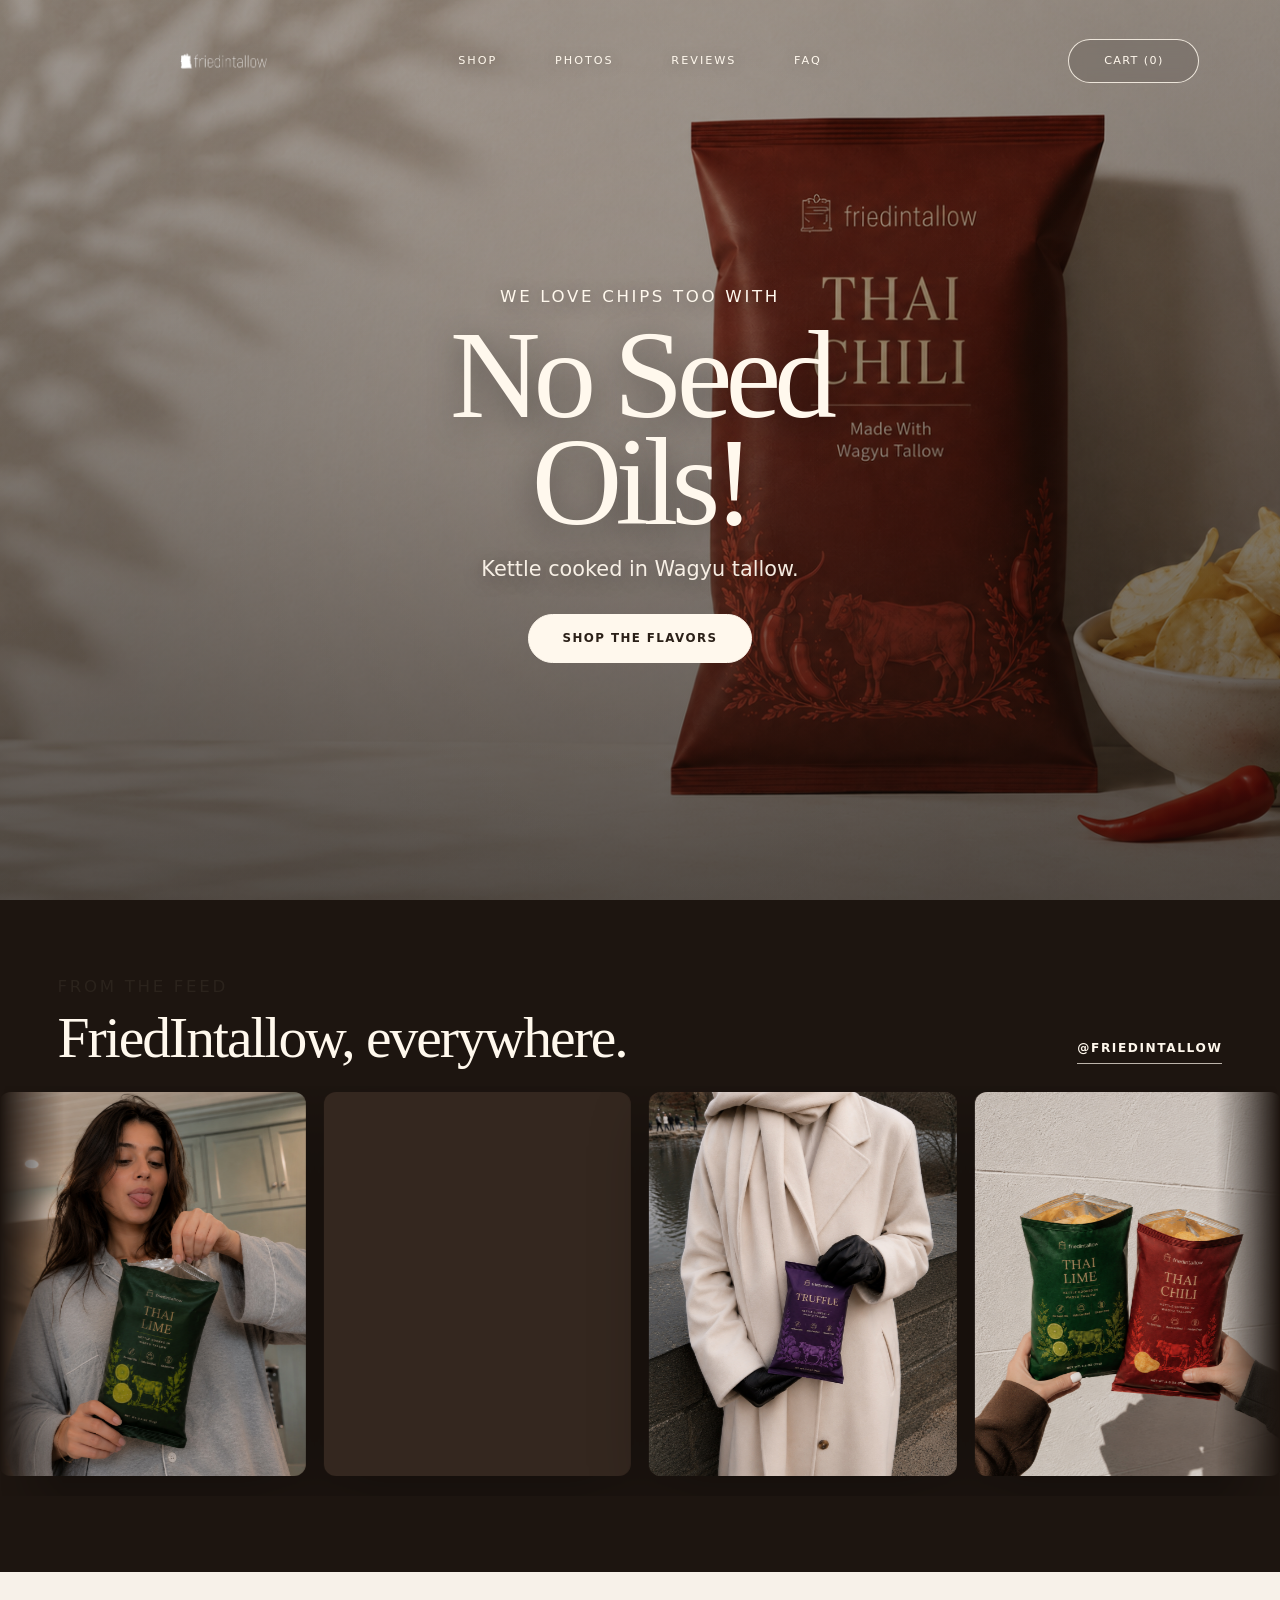
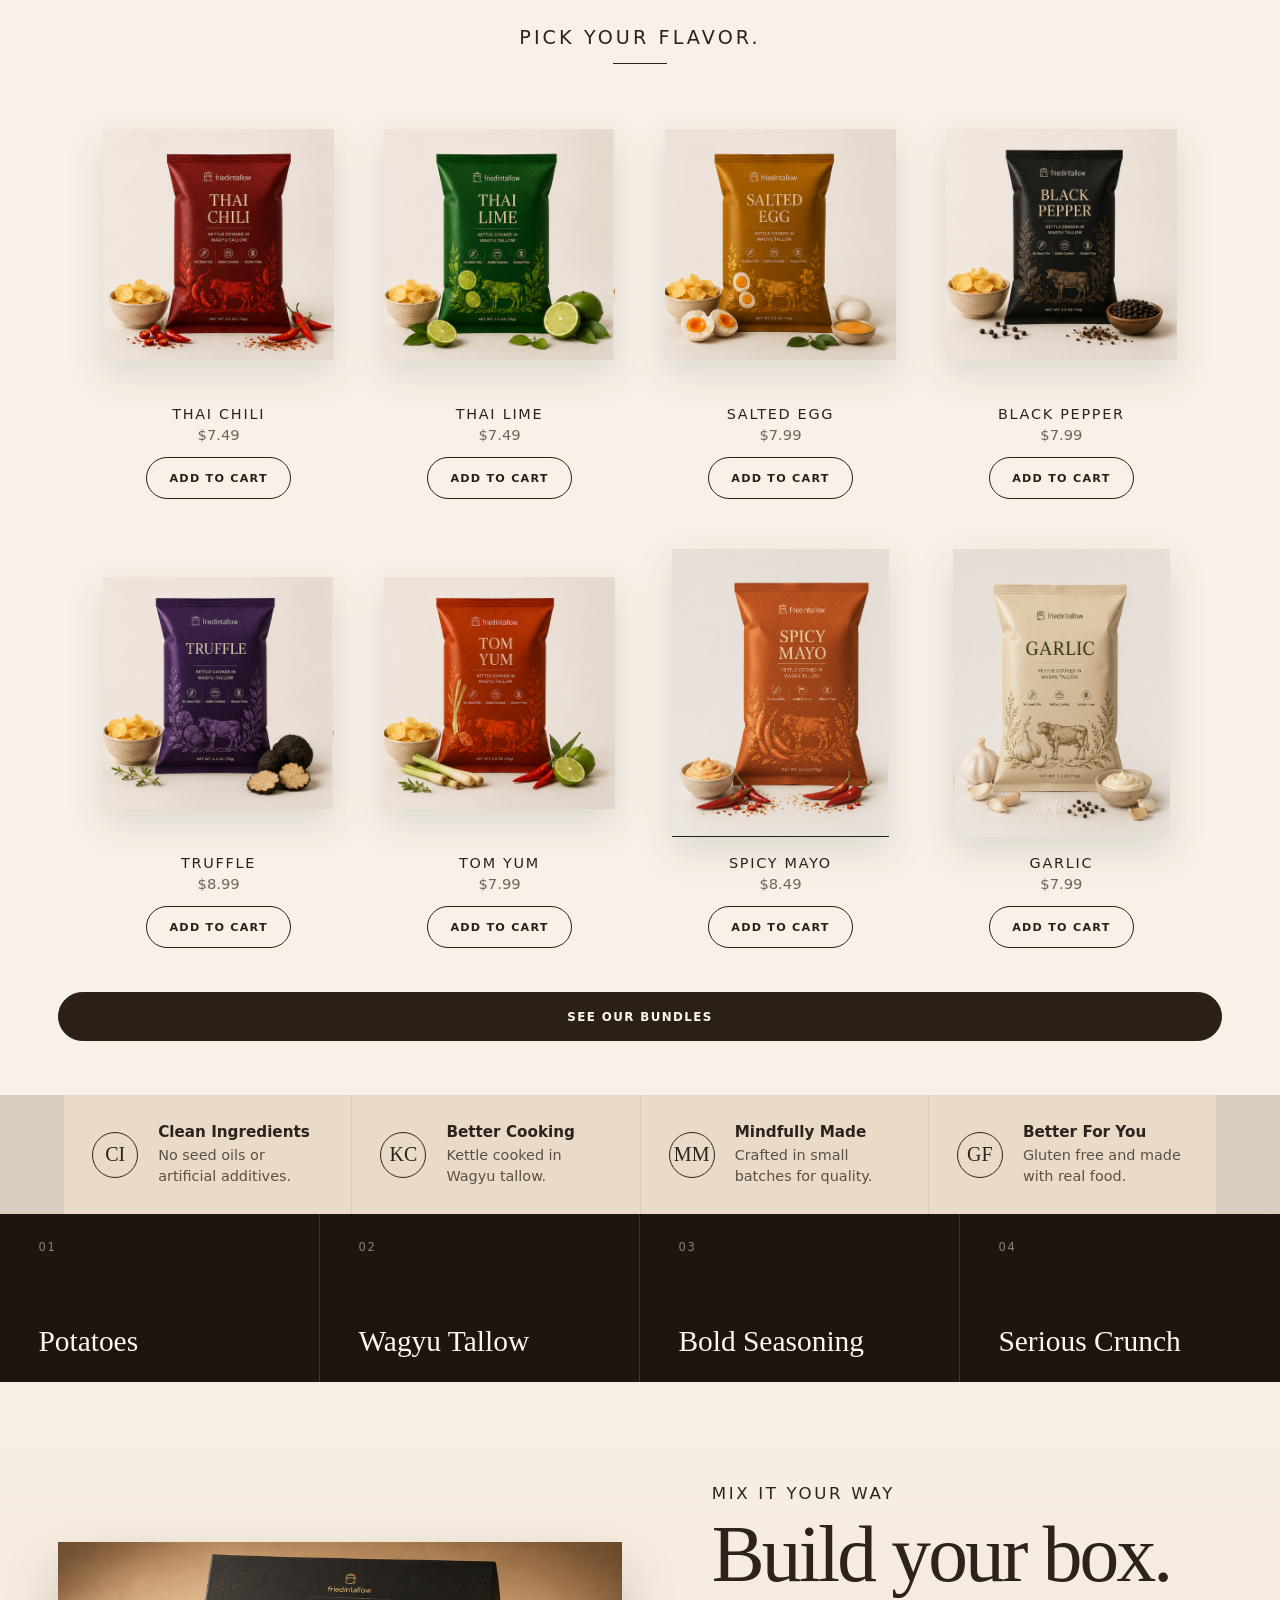
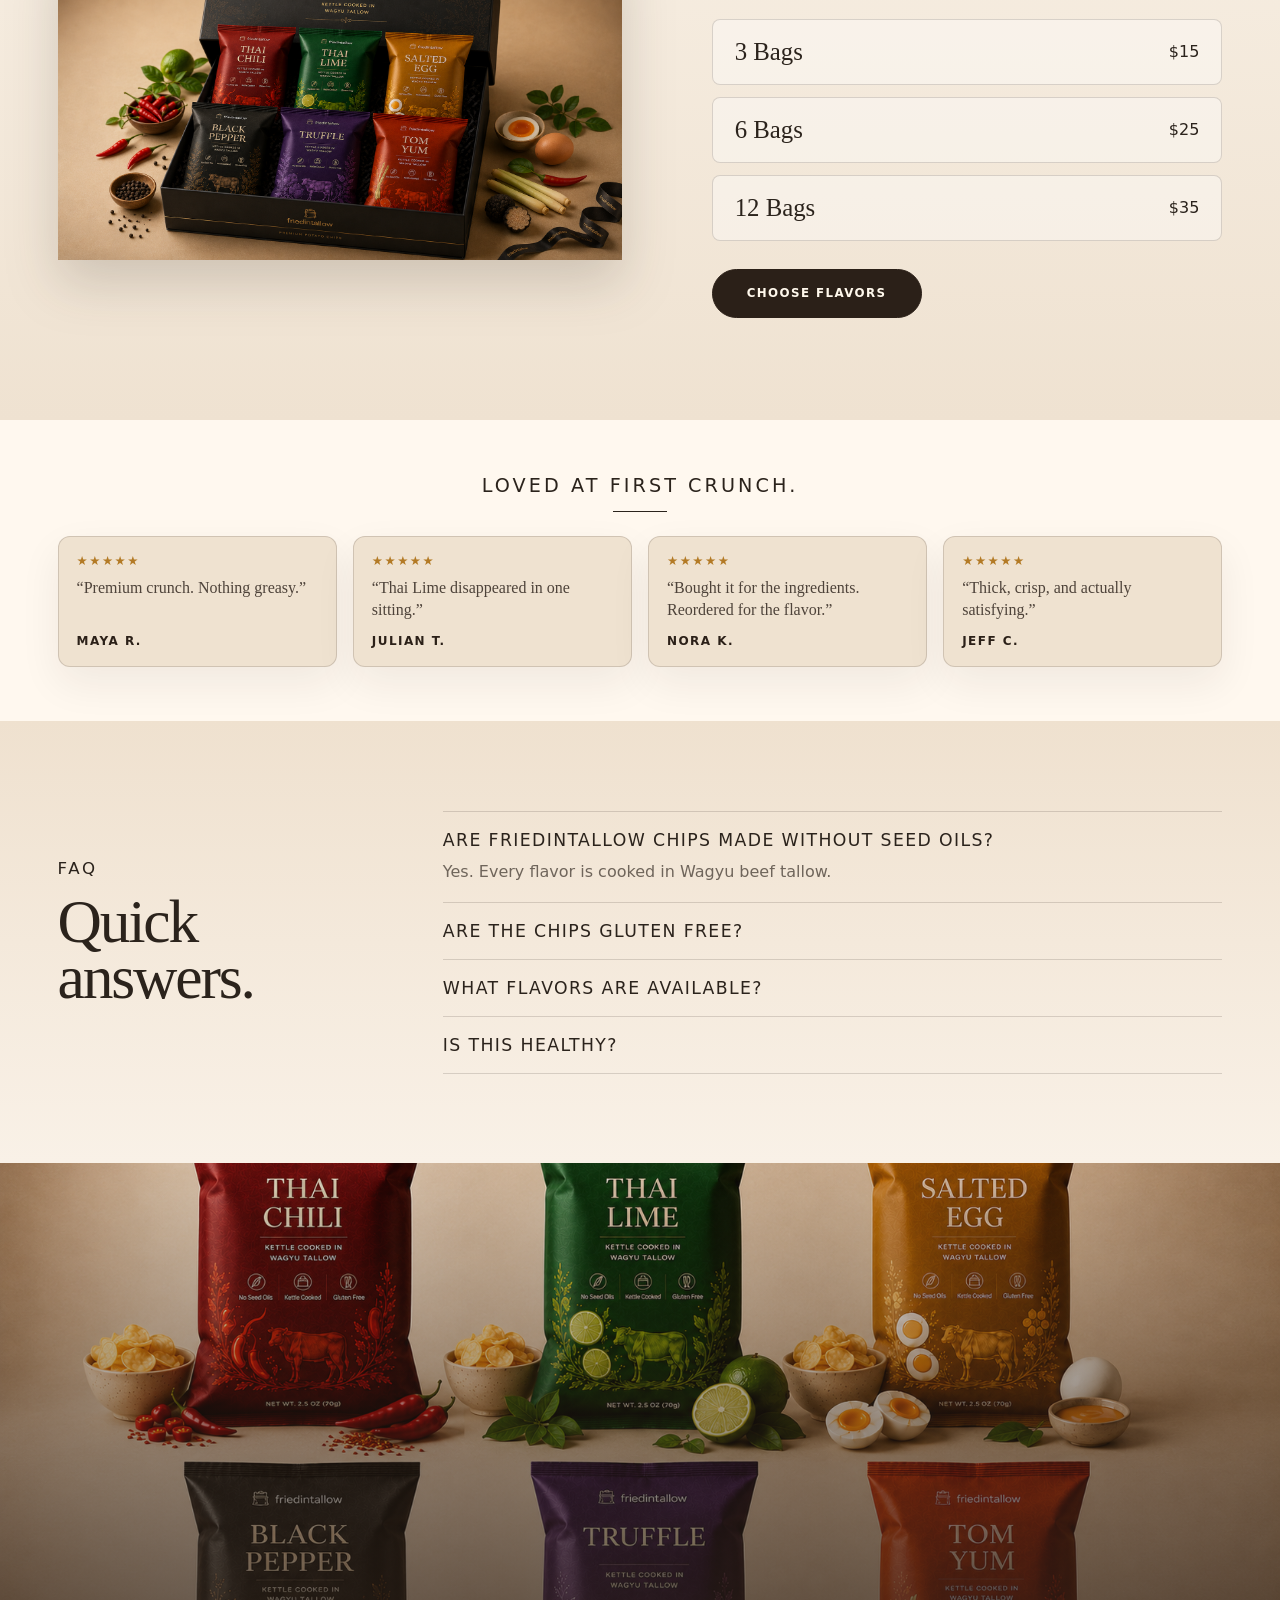
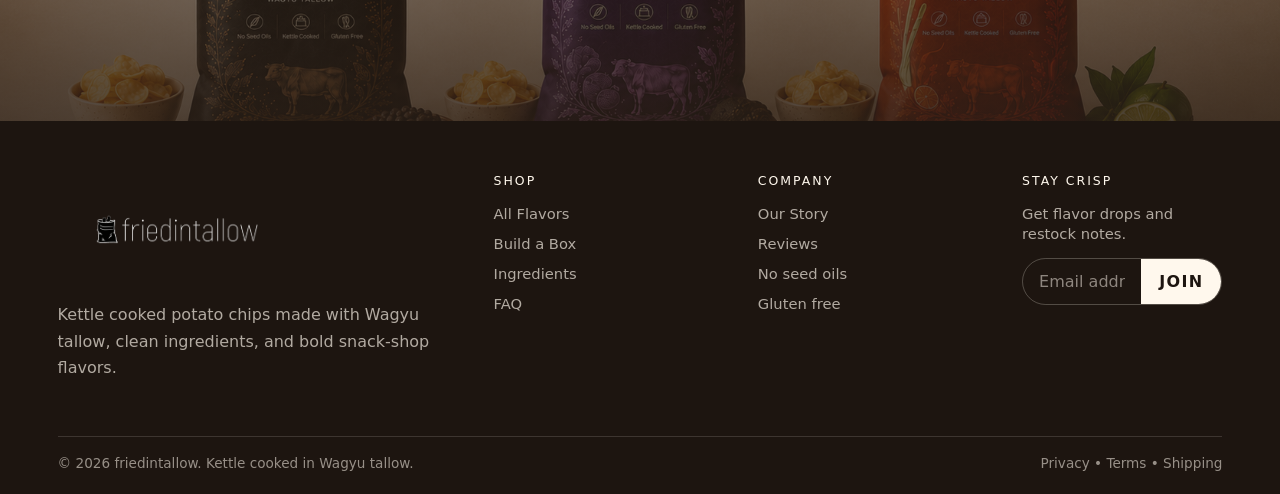
<file: friedintallow-updated.html>
<!DOCTYPE html>

<html lang="en">
<head>
<meta charset="utf-8"/>
<meta content="width=device-width, initial-scale=1.0" name="viewport"/>
<title>friedintallow | Tallow Potato Chips</title>
<link rel="icon" type="image/png" href="assets/friedintallow-logo-transparent.png"/>
<link rel="shortcut icon" type="image/png" href="assets/friedintallow-logo-transparent.png"/>
<link rel="apple-touch-icon" href="assets/friedintallow-logo-transparent.png"/>
<style>
    :root {
      --cream: #f4ecdd;
      --cream-2: #fbf7ee;
      --sand: #e5d7c4;
      --ink: #2b231c;
      --muted: #6f655b;
      --line: rgba(43, 35, 28, 0.16);
      --brown: #2b2018;
      --brown-2: #3a2a20;
      --rust: #9b321f;
      --green: #173c26;
      --gold: #b37a25;
      --shadow: 0 28px 80px rgba(36, 26, 17, 0.16);
      --radius: 8px;
    }

    * { box-sizing: border-box; }

    html {
      scroll-behavior: smooth;
      background: var(--cream);
    }

    body {
      margin: 0;
      color: var(--ink);
      background:
        radial-gradient(circle at 8% 2%, rgba(255, 255, 255, 0.92), transparent 32rem),
        linear-gradient(180deg, #f8f0e3 0%, #eee1d0 48%, #f8f1e7 100%);
      font-family: Inter, ui-sans-serif, system-ui, -apple-system, BlinkMacSystemFont, "Segoe UI", sans-serif;
      overflow-x: hidden;
    }

    body::before {
      content: "";
      position: fixed;
      inset: 0;
      z-index: -2;
      pointer-events: none;
      opacity: 0.45;
      background-image:
        linear-gradient(rgba(43, 35, 28, 0.03) 1px, transparent 1px),
        linear-gradient(90deg, rgba(43, 35, 28, 0.025) 1px, transparent 1px);
      background-size: 46px 46px;
      mask-image: linear-gradient(to bottom, black, transparent 80%);
    }

    a { color: inherit; text-decoration: none; }
    img { display: block; max-width: 100%; }
    button, input { font: inherit; }
    button { -webkit-tap-highlight-color: transparent; }
    body.modal-open { overflow: hidden; touch-action: none; }
    :focus-visible {
      outline: 3px solid rgba(155, 50, 31, 0.42);
      outline-offset: 3px;
    }

    .nav {
      position: fixed;
      top: 0;
      left: 0;
      right: 0;
      z-index: 50;
      display: grid;
      grid-template-columns: 1fr auto 1fr;
      align-items: center;
      gap: 28px;
      padding: 31px clamp(40px, 6.3vw, 83px);
      color: var(--ink);
      transition: background 240ms ease, box-shadow 240ms ease, padding 240ms ease;
    }

    .nav.scrolled {
      padding-block: 13px;
      background: rgba(248, 240, 227, 0.88);
      box-shadow: 0 12px 34px rgba(33, 25, 18, 0.08);
      backdrop-filter: blur(18px);
    }

    .logo {
      width: min(279px, 43vw);
      height: 59px;
      object-fit: contain;
      object-position: center;
    }

    .nav-links {
      display: flex;
      justify-content: center;
      align-items: center;
      gap: clamp(18px, 4.5vw, 68px);
      font-size: 0.7rem;
      letter-spacing: 0.18em;
      text-transform: uppercase;
    }

    .nav-links a {
      position: relative;
      padding: 8px 0;
    }

    .nav-links a::after {
      content: "";
      position: absolute;
      left: 0;
      bottom: 0;
      width: 100%;
      height: 1px;
      background: currentColor;
      transform: scaleX(0);
      transform-origin: right;
      transition: transform 220ms ease;
    }

    .nav-links a:hover::after {
      transform: scaleX(1);
      transform-origin: left;
    }

    .cart {
      justify-self: end;
      min-width: 131px;
      padding: 11px 23px;
      border: 1px solid var(--ink);
      border-radius: 999px;
      background: transparent;
      color: var(--ink);
      text-align: center;
      font-size: 0.7rem;
      letter-spacing: 0.12em;
      text-transform: uppercase;
      transition: background 200ms ease, color 200ms ease, transform 200ms ease;
    }

    .cart:hover {
      background: var(--brown);
      color: #fff8ec;
      transform: translateY(-2px);
    }

    .section {
      position: relative;
      min-height: 65vh;
      padding: 70px clamp(20px, 4.5vw, 65px);
      display: grid;
      align-items: center;
      isolation: isolate;
    }

    .section.short {
      min-height: auto;
      padding-block: 54px;
    }

    .hero {
      min-height: 100vh;
      grid-template-columns: minmax(420px, 0.9fr) minmax(460px, 1.1fr);
      gap: clamp(36px, 4vw, 70px);
      padding: 119px clamp(52px, 6.3vw, 97px) 49px;
      background:
        linear-gradient(90deg, rgba(245, 237, 223, 0.94) 0%, rgba(245, 237, 223, 0.74) 29%, rgba(245, 237, 223, 0.08) 52%, rgba(245, 237, 223, 0) 100%),
        url("assets/tallowbackground.png") center / cover no-repeat;
      overflow: hidden;
    }

    .hero::before {
      content: "";
      position: absolute;
      inset: 0;
      z-index: -1;
      opacity: 0.18;
      background:
        radial-gradient(ellipse at 14% 16%, rgba(42, 34, 27, 0.22), transparent 20rem),
        repeating-linear-gradient(126deg, transparent 0 33px, rgba(43, 35, 28, 0.035) 34px 35px);
      mask-image: linear-gradient(116deg, black, transparent 45%);
    }

    .hero::after {
      content: "";
      position: absolute;
      left: 0;
      right: 0;
      bottom: 0;
      z-index: -1;
      height: 16vh;
      background: linear-gradient(180deg, rgba(255, 255, 255, 0), rgba(224, 210, 190, 0.62));
      box-shadow: inset 0 1px rgba(255, 255, 255, 0.58);
    }

    .eyebrow {
      margin: 0 0 16px;
      color: var(--ink);
      font-size: clamp(0.9rem, 1.3vw, 1.19rem);
      letter-spacing: 0.16em;
      text-transform: uppercase;
    }

    h1, h2, h3, p { margin-top: 0; }

    h1 {
      max-width: 576px;
      margin-bottom: 20px;
      font-family: Georgia, "Times New Roman", serif;
      font-size: clamp(5.2rem, 9.2vw, 9.4rem);
      font-weight: 400;
      line-height: 0.82;
      letter-spacing: -0.055em;
    }

    h2 {
      margin-bottom: 20px;
      font-family: Georgia, "Times New Roman", serif;
      font-size: clamp(2.7rem, 5.4vw, 6.1rem);
      font-weight: 400;
      line-height: 0.9;
      letter-spacing: -0.035em;
    }

    h3 {
      margin-bottom: 12px;
      font-size: 0.9rem;
      font-weight: 500;
      letter-spacing: 0.16em;
      text-transform: uppercase;
    }

    .lede {
      max-width: 558px;
      margin-bottom: 27px;
      color: #4c4137;
      font-size: clamp(0.95rem, 1.35vw, 1.22rem);
      line-height: 1.65;
    }

    .button {
      display: inline-flex;
      align-items: center;
      justify-content: center;
      min-height: 49px;
      padding: 0 34px;
      border: 1px solid var(--brown);
      border-radius: 999px;
      background: var(--brown);
      color: #fff8ec;
      font-size: 0.74rem;
      font-weight: 800;
      letter-spacing: 0.12em;
      text-transform: uppercase;
      cursor: pointer;
      transition: transform 200ms ease, background 200ms ease, color 200ms ease, box-shadow 200ms ease;
    }

    .button:hover {
      transform: translateY(-3px);
      box-shadow: 0 18px 36px rgba(43, 32, 24, 0.22);
    }

    .button.light {
      background: transparent;
      color: var(--brown);
    }

    .button.light:hover {
      background: var(--brown);
      color: #fff8ec;
    }

    .hero-actions {
      display: flex;
      flex-wrap: wrap;
      gap: 14px;
      align-items: center;
      margin-bottom: 32px;
    }

    .hero .lede {
      position: relative;
      max-width: 369px;
      margin-bottom: 23px;
      font-size: clamp(1.06rem, 1.62vw, 1.35rem);
      line-height: 1.35;
    }

    .hero .lede::before {
      content: "";
      display: block;
      width: 54px;
      height: 1px;
      margin: 0 0 16px;
      background: var(--ink);
      opacity: 0.76;
    }

    .feature-icons {
      display: grid;
      grid-template-columns: repeat(3, minmax(0, 150px));
      gap: 27px;
      margin-top: 31px;
    }

    .mini-icon {
      display: grid;
      justify-items: center;
      gap: 10px;
      color: #372b22;
      text-align: center;
      font-size: 0.77rem;
    }

    .mini-icon span {
      display: grid;
      place-items: center;
      width: 54px;
      height: 54px;
      border: 1px solid var(--ink);
      border-radius: 50%;
      font-family: Georgia, "Times New Roman", serif;
      width: 49px;
      height: 49px;
      font-size: 1.22rem;
    }

    .story {
      grid-template-columns: minmax(300px, 0.9fr) minmax(0, 1fr);
      gap: clamp(36px, 7vw, 110px);
      min-height: 347px;
      padding-top: 38px;
      padding-bottom: 38px;
      background: #efebe5 url("assets/section2.png") center / cover no-repeat;
      border-top: 1px solid rgba(82, 72, 62, 0.08);
      border-bottom: 1px solid rgba(82, 72, 62, 0.08);
    }

    .engraving {
      display: grid;
      place-items: center;
      min-height: 207px;
      color: #84786c;
    }

    .story-art {
      width: min(560px, 100%);
      opacity: 0;
      pointer-events: none;
    }

    .text-link {
      display: inline-flex;
      align-items: center;
      gap: 18px;
      color: var(--brown);
      font-size: 0.8rem;
      font-weight: 800;
      letter-spacing: 0.12em;
      text-transform: uppercase;
      border-bottom: 1px solid currentColor;
      padding-bottom: 6px;
    }

    .text-link::after {
      content: "\2192";
      font-size: 1.35rem;
      line-height: 1;
      transition: transform 200ms ease;
    }

    .text-link:hover::after { transform: translateX(5px); }

    .flavors {
      background: #f7f1e9;
      text-align: center;
      overflow: hidden;
    }

    .section-kicker {
      margin-bottom: 32px;
      font-size: clamp(1rem, 1.9vw, 1.58rem);
      font-weight: 400;
      letter-spacing: 0.16em;
      text-transform: uppercase;
    }

    .section-kicker::after {
      content: "";
      display: block;
      width: 54px;
      height: 1px;
      margin: 14px auto 0;
      background: currentColor;
    }

    .product-row {
      display: grid;
      grid-template-columns: repeat(4, minmax(180px, 1fr));
      gap: clamp(16px, 2vw, 31px);
      align-items: end;
      max-width: 1098px;
      margin: 0 auto 32px;
    }

    .product-card {
      position: relative;
      padding: 12px;
      border-radius: var(--radius);
      transition: transform 260ms ease;
      display: grid;
      justify-items: center;
    }

    .product-card:hover {
      transform: translateY(-12px);
    }

    .product-card img {
      width: 100%;
      height: 288px;
      max-width: 100%;
      object-fit: contain;
      border-radius: 0;
      filter: drop-shadow(0 14px 18px rgba(42, 31, 22, 0.12));
      mix-blend-mode: multiply;
    }

    .pack {
      position: relative;
      display: grid;
      place-items: center;
      width: min(190px, 100%);
      height: 300px;
      color: #f7e8c9;
      border-radius: 6px 6px 14px 14px;
      background:
        linear-gradient(100deg, rgba(255, 255, 255, 0.16), transparent 22%, rgba(0, 0, 0, 0.13) 86%),
        linear-gradient(180deg, rgba(255, 255, 255, 0.08), transparent 16%),
        var(--pack-color, #8b2f20);
      box-shadow:
        inset 0 8px 0 rgba(0, 0, 0, 0.18),
        inset 0 -9px 0 rgba(0, 0, 0, 0.14),
        0 18px 25px rgba(42, 31, 22, 0.18);
      overflow: hidden;
    }

    .pack::before,
    .pack::after {
      content: "";
      position: absolute;
      left: 0;
      right: 0;
      height: 8px;
      background: repeating-linear-gradient(180deg, rgba(0, 0, 0, 0.18) 0 1px, transparent 1px 3px);
      opacity: 0.7;
    }

    .pack::before { top: 8px; }
    .pack::after { bottom: 8px; }

    .pack-brand {
      position: absolute;
      top: 36px;
      font-size: 0.62rem;
      letter-spacing: 0.06em;
      opacity: 0.9;
    }

    .pack-name {
      max-width: 150px;
      font-family: Georgia, "Times New Roman", serif;
      font-size: 2rem;
      line-height: 0.95;
      letter-spacing: 0.02em;
      text-transform: uppercase;
    }

    .pack-made {
      position: absolute;
      top: 132px;
      font-size: 0.68rem;
      line-height: 1.25;
      opacity: 0.9;
    }

    .pack-icons {
      position: absolute;
      top: 174px;
      display: flex;
      gap: 10px;
      font-size: 0.5rem;
      letter-spacing: 0.02em;
      opacity: 0.75;
    }

    .pack-art {
      position: absolute;
      left: 18px;
      right: 18px;
      bottom: 36px;
      height: 56px;
      border: 1px solid currentColor;
      border-top: 0;
      border-radius: 50%;
      opacity: 0.42;
    }

    .pack.small {
      width: 205px;
      height: 322px;
      transform-origin: center bottom;
    }

    .pack.green { --pack-color: #1f4428; color: #cbdc8f; }
    .pack.gold { --pack-color: #a46e22; color: #f3dfac; }
    .pack.orange { --pack-color: #a9481f; color: #f6d0a2; }
    .pack.cream { --pack-color: #b95d25; color: #ffe0b4; }

    .product-card h3 {
      margin-top: 18px;
      margin-bottom: 4px;
      letter-spacing: 0.12em;
    }

    .product-card p {
      margin: 0;
      color: var(--muted);
      font-size: 0.92rem;
    }

    .benefit-bar {
      display: grid;
      grid-template-columns: repeat(4, minmax(0, 1fr));
      gap: 1px;
      padding: 0 clamp(22px, 5vw, 72px);
      background: rgba(43, 35, 28, 0.11);
    }

    .benefit {
      display: grid;
      grid-template-columns: 48px 1fr;
      gap: 18px;
      align-items: center;
      min-height: 119px;
      padding: 22px clamp(13px, 2.2vw, 29px);
      background: #eadbc8;
      text-align: left;
    }

    .benefit .mini {
      display: grid;
      place-items: center;
      width: 46px;
      height: 46px;
      border: 1px solid var(--ink);
      border-radius: 50%;
      font-family: Georgia, "Times New Roman", serif;
      font-size: 1.25rem;
    }

    .benefit strong {
      display: block;
      margin-bottom: 4px;
      font-size: 0.95rem;
      font-weight: 700;
    }

    .benefit span {
      color: #5b4f45;
      font-size: 0.9rem;
      line-height: 1.35;
    }

    .ingredients {
      grid-template-columns: minmax(0, 0.9fr) minmax(360px, 1.1fr);
      gap: clamp(34px, 7vw, 92px);
      background: #f9f3ea;
    }

    .ingredient-stack {
      display: grid;
      grid-template-columns: repeat(2, minmax(0, 1fr));
      gap: 14px;
    }

    .ingredient-card {
      min-height: 176px;
      padding: 23px;
      border: 1px solid var(--line);
      border-radius: var(--radius);
      background: rgba(255, 255, 255, 0.42);
      box-shadow: 0 16px 42px rgba(43, 32, 24, 0.06);
    }

    .ingredient-card strong {
      display: block;
      margin-bottom: 12px;
      font-family: Georgia, "Times New Roman", serif;
      font-size: 1.62rem;
      font-weight: 400;
    }

    .ingredient-card p {
      color: var(--muted);
      line-height: 1.55;
    }

    .process {
      color: #fff8ed;
      background:
        radial-gradient(circle at 88% 50%, rgba(164, 110, 34, 0.2), transparent 20rem),
        linear-gradient(90deg, rgba(29, 21, 15, 0.98), rgba(64, 43, 31, 0.9)),
        #2b2018;
      overflow: hidden;
    }

    .process .lede {
      color: rgba(255, 248, 237, 0.76);
    }

    .steps {
      display: grid;
      grid-template-columns: repeat(4, minmax(0, 1fr));
      gap: 13px;
      margin-top: 32px;
      max-width: 882px;
    }

    .step {
      min-height: 223px;
      padding: 22px;
      border: 1px solid rgba(255, 248, 237, 0.2);
      border-radius: var(--radius);
      background: rgba(255, 248, 237, 0.08);
      backdrop-filter: blur(10px);
    }

    .step span {
      display: grid;
      place-items: center;
      width: 42px;
      height: 42px;
      margin-bottom: 42px;
      border: 1px solid rgba(255, 248, 237, 0.66);
      border-radius: 50%;
      font-family: Georgia, "Times New Roman", serif;
      font-size: 1.3rem;
    }

    .bundle {
      grid-template-columns: minmax(360px, 1.05fr) minmax(0, 0.95fr);
      gap: clamp(34px, 7vw, 96px);
      background: linear-gradient(180deg, #f8f0e5 0%, #efe2d1 100%);
    }

    .bundle-stage {
      position: relative;
      min-height: 468px;
      border-radius: var(--radius);
      background:
        radial-gradient(circle at 50% 78%, rgba(43, 35, 28, 0.18), transparent 18rem),
        linear-gradient(135deg, #efe0cf, #fff9f0);
      box-shadow: inset 0 0 0 1px var(--line), var(--shadow);
      overflow: hidden;
    }

 .bundle-stage {
  display: flex;
  align-items: center;
  justify-content: center;
  min-height: auto;
  background: transparent;
  box-shadow: none;
  border-radius: 0;
  overflow: visible;
}

.bundle-stage img {
  position: relative;
  width: 100%;
  max-width: 700px;
  height: auto;
  object-fit: contain;
  border-radius: 0;
  filter: drop-shadow(0 22px 26px rgba(42, 31, 22, 0.18));
  mix-blend-mode: normal;
}


    .plans {
      display: grid;
      gap: 12px;
      margin: 28px 0;
    }

    .plan {
      display: flex;
      align-items: center;
      justify-content: space-between;
      gap: 18px;
      padding: 18px 22px;
      border: 1px solid var(--line);
      border-radius: var(--radius);
      background: rgba(255, 255, 255, 0.38);
    }

    .plan strong {
      font-family: Georgia, "Times New Roman", serif;
      font-size: 1.55rem;
      font-weight: 400;
    }

    .reviews {
      background: #fff8ef;
      text-align: center;
    }

    .quote-grid {
      display: grid;
      grid-template-columns: repeat(3, minmax(0, 1fr));
      gap: 18px;
      max-width: 1160px;
      margin: 0 auto;
    }

    .quote {
      min-height: 252px;
      padding: 31px;
      border: 1px solid var(--line);
      border-radius: var(--radius);
      background: #f3e7d7;
      text-align: left;
    }

    .quote .stars {
      margin-bottom: 22px;
      color: var(--gold);
      letter-spacing: 0.12em;
    }

    .quote p {
      color: #4e433a;
      font-family: Georgia, "Times New Roman", serif;
      font-size: 1.31rem;
      line-height: 1.35;
    }

    .quote strong {
      color: var(--brown);
      font-size: 0.82rem;
      letter-spacing: 0.13em;
      text-transform: uppercase;
    }

    .faq {
      grid-template-columns: minmax(0, 0.8fr) minmax(360px, 1.2fr);
      gap: clamp(34px, 7vw, 96px);
      background: linear-gradient(180deg, #efe1cf, #f9f1e7);
    }

    details {
      border-top: 1px solid var(--line);
      padding: 24px 0;
    }

    details:last-child { border-bottom: 1px solid var(--line); }

    summary {
      cursor: pointer;
      list-style: none;
      font-size: 1.08rem;
      letter-spacing: 0.08em;
      text-transform: uppercase;
    }

    summary::-webkit-details-marker { display: none; }

    details p {
      max-width: 740px;
      margin: 14px 0 0;
      color: var(--muted);
      line-height: 1.7;
    }

    .final {
      min-height: 52vh;
      background:
        linear-gradient(180deg, rgba(43, 32, 24, 0.12), rgba(43, 32, 24, 0.82)),
        url("lastsection.png") center / cover no-repeat;
      color: #fff8ed;
      text-align: center;
    }

    .final-card {
      max-width: 756px;
      margin: auto;
      padding: clamp(30px, 5vw, 58px);
      border: 1px solid rgba(255, 248, 237, 0.22);
      border-radius: var(--radius);
      background: rgba(43, 32, 24, 0.46);
      box-shadow: 0 28px 90px rgba(0, 0, 0, 0.26);
      backdrop-filter: blur(12px);
    }

    .final .lede {
      margin-inline: auto;
      color: rgba(255, 248, 237, 0.78);
    }

    footer {
      padding: 52px clamp(20px, 4.5vw, 65px) 23px;
      background: #1d1510;
      color: rgba(255, 248, 237, 0.72);
    }

    .footer-grid {
      display: grid;
      grid-template-columns: minmax(260px, 1.3fr) repeat(3, minmax(150px, 0.7fr));
      gap: clamp(28px, 5vw, 78px);
      align-items: start;
    }

    .footer-logo {
      width: 225px;
      margin-bottom: 18px;
      filter: invert(1);
      opacity: 0.9;
    }

    .footer-about p {
      max-width: 380px;
      color: rgba(255, 248, 237, 0.66);
      line-height: 1.65;
    }

    .footer-col h3 {
      margin-bottom: 16px;
      color: #fff8ed;
      font-size: 0.78rem;
      letter-spacing: 0.16em;
    }

    .footer-col a,
    .footer-col span {
      display: block;
      margin-bottom: 10px;
      color: rgba(255, 248, 237, 0.66);
      font-size: 0.92rem;
      line-height: 1.35;
    }

    .footer-col a:hover {
      color: #fff8ed;
    }

    .newsletter {
      display: flex;
      margin-top: 14px;
      border: 1px solid rgba(255, 248, 237, 0.24);
      border-radius: 999px;
      overflow: hidden;
    }

    .newsletter input {
      min-width: 0;
      width: 100%;
      border: 0;
      padding: 13px 16px;
      color: #fff8ed;
      background: transparent;
      outline: 0;
    }

    .newsletter input::placeholder {
      color: rgba(255, 248, 237, 0.5);
    }

    .newsletter button {
      border: 0;
      padding: 0 18px;
      background: #fff8ed;
      color: #1d1510;
      font-weight: 800;
      letter-spacing: 0.08em;
      text-transform: uppercase;
      cursor: pointer;
    }

    .footer-bottom {
      display: flex;
      justify-content: space-between;
      gap: 18px;
      flex-wrap: wrap;
      margin-top: 38px;
      padding-top: 18px;
      border-top: 1px solid rgba(255, 248, 237, 0.14);
      color: rgba(255, 248, 237, 0.54);
      font-size: 0.85rem;
    }

    .reveal {
      opacity: 0;
      transform: translateY(24px);
      transition: opacity 800ms ease, transform 800ms ease;
    }

    .reveal.visible {
      opacity: 1;
      transform: translateY(0);
    }

    .stagger > * {
      opacity: 0;
      transform: translateY(22px);
      transition: opacity 650ms ease, transform 650ms ease;
    }

    .stagger.visible > * {
      opacity: 1;
      transform: translateY(0);
    }

    .stagger.visible > *:nth-child(2) { transition-delay: 80ms; }
    .stagger.visible > *:nth-child(3) { transition-delay: 160ms; }
    .stagger.visible > *:nth-child(4) { transition-delay: 240ms; }
    .stagger.visible > *:nth-child(5) { transition-delay: 320ms; }

    @keyframes float-bag {
      0%, 100% { transform: translateY(0) rotate(0deg); }
      50% { transform: translateY(-16px) rotate(0.8deg); }
    }

    @keyframes hero-rise {
      from { opacity: 0; transform: translateY(28px) scale(0.985); }
      to { opacity: 1; transform: translateY(0) scale(1); }
    }

    @media (max-width: 1040px) {
      .nav {
        grid-template-columns: auto 1fr auto;
      }

      .nav-links {
        gap: 22px;
      }

      .hero,
      .story,
      .ingredients,
      .bundle,
      .faq {
        grid-template-columns: 1fr;
      }

      .product-row {
        grid-template-columns: repeat(3, minmax(0, 1fr));
      }

      .benefit-bar,
      .steps,
      .quote-grid {
        grid-template-columns: repeat(2, minmax(0, 1fr));
      }
    }

    @media (max-width: 720px) {
      .nav {
        padding: 14px 16px;
        grid-template-columns: 1fr auto;
      }

      .logo {
        width: 171px;
        height: 48px;
      }

      .nav-links {
        display: none;
      }

      .cart {
        min-width: auto;
        padding: 9px 13px;
      }

      .section {
        padding: 65px 16px 50px;
      }

      .hero {
        min-height: 100vh;
        grid-template-columns: 1fr;
        padding-top: 97px;
        padding-bottom: 41vh;
        background:
          linear-gradient(180deg, rgba(245, 237, 223, 0.97) 0%, rgba(245, 237, 223, 0.88) 44%, rgba(245, 237, 223, 0.12) 76%, rgba(245, 237, 223, 0) 100%),
          url("assets/tallowbackground.png") 68% bottom / auto 100% no-repeat;
      }

      .section.short {
        padding-block: 47px;
      }

      .story {
        min-height: auto;
        padding-top: 198px;
        background: #efebe5 url("assets/section2.png") left top / auto 100% no-repeat;
      }

      .footer-grid {
        grid-template-columns: 1fr;
      }

      .newsletter {
        max-width: 420px;
      }

      h1 {
        font-size: clamp(4rem, 20.7vw, 6.1rem);
      }

      .feature-icons,
      .ingredient-stack,
      .product-row,
      .benefit-bar,
      .steps,
      .quote-grid {
        grid-template-columns: 1fr;
      }

      .product-row {
        max-width: 369px;
      }

      .hero-actions {
        align-items: stretch;
        flex-direction: column;
      }

      .button {
        width: 100%;
      }

      .bundle-stage {
        min-height: 360px;
      }

      .bundle-stage img {
        width: 48%;
      }
    }

    /* Mobile navigation, cart, and responsive refinements */
    .mobile-menu-toggle {
      display: none;
      width: 44px;
      height: 44px;
      padding: 10px;
      border: 0;
      background: transparent;
      color: inherit;
      cursor: pointer;
    }

    .mobile-menu-toggle span {
      display: block;
      width: 22px;
      height: 1px;
      margin: 5px auto;
      background: currentColor;
      transition: transform 200ms ease, opacity 200ms ease;
    }

    .mobile-menu-toggle[aria-expanded="true"] span:nth-child(1) {
      transform: translateY(6px) rotate(45deg);
    }

    .mobile-menu-toggle[aria-expanded="true"] span:nth-child(2) { opacity: 0; }

    .mobile-menu-toggle[aria-expanded="true"] span:nth-child(3) {
      transform: translateY(-6px) rotate(-45deg);
    }

    .mobile-menu {
      position: fixed;
      top: 72px;
      left: 12px;
      right: 12px;
      z-index: 49;
      display: grid;
      gap: 2px;
      padding: 12px;
      border: 1px solid var(--line);
      border-radius: 14px;
      background: rgba(248, 240, 227, 0.97);
      box-shadow: var(--shadow);
      backdrop-filter: blur(18px);
    }

    .mobile-menu[hidden] { display: none; }

    .mobile-menu a {
      min-height: 48px;
      display: flex;
      align-items: center;
      padding: 0 14px;
      border-radius: 9px;
      font-size: 0.78rem;
      letter-spacing: 0.13em;
      text-transform: uppercase;
    }

    .mobile-menu a:hover { background: rgba(43, 35, 28, 0.07); }

    .cart {
      min-height: 44px;
      cursor: pointer;
    }

    .add-to-cart {
      min-height: 42px;
      margin-top: 14px;
      padding: 0 22px;
      border: 1px solid var(--brown);
      border-radius: 999px;
      background: transparent;
      color: var(--brown);
      font-size: 0.7rem;
      font-weight: 800;
      letter-spacing: 0.11em;
      text-transform: uppercase;
      cursor: pointer;
      transition: background 180ms ease, color 180ms ease, transform 180ms ease;
    }

    .add-to-cart:hover {
      background: var(--brown);
      color: #fff8ec;
      transform: translateY(-2px);
    }

    .cart-backdrop {
      position: fixed;
      inset: 0;
      z-index: 100;
      display: grid;
      place-items: center;
      padding: 20px;
      background: rgba(29, 21, 16, 0.58);
      opacity: 0;
      visibility: hidden;
      transition: opacity 220ms ease, visibility 220ms ease;
    }

    .cart-backdrop.open {
      opacity: 1;
      visibility: visible;
    }

    .cart-modal {
      width: min(620px, 100%);
      max-height: min(760px, calc(100svh - 40px));
      display: grid;
      grid-template-rows: auto minmax(0, 1fr) auto;
      overflow: hidden;
      border: 1px solid rgba(255, 248, 237, 0.32);
      border-radius: 18px;
      background: var(--cream-2);
      box-shadow: 0 36px 110px rgba(0, 0, 0, 0.34);
      transform: translateY(20px) scale(0.985);
      transition: transform 220ms ease;
    }

    .cart-backdrop.open .cart-modal { transform: translateY(0) scale(1); }

    .cart-modal-header,
    .cart-modal-footer {
      padding: 20px 22px;
      background: rgba(244, 236, 221, 0.96);
    }

    .cart-modal-header {
      display: flex;
      align-items: center;
      justify-content: space-between;
      gap: 18px;
      border-bottom: 1px solid var(--line);
    }

    .cart-modal-header h2 {
      margin: 0;
      font-size: clamp(2rem, 7vw, 3.2rem);
      line-height: 1;
    }

    .cart-close {
      flex: 0 0 auto;
      width: 44px;
      height: 44px;
      border: 1px solid var(--line);
      border-radius: 50%;
      background: transparent;
      color: var(--ink);
      font-size: 1.5rem;
      cursor: pointer;
    }

    .cart-items {
      min-height: 160px;
      overflow-y: auto;
      overscroll-behavior: contain;
      padding: 8px 22px;
    }

    .cart-empty {
      min-height: 220px;
      display: grid;
      place-items: center;
      padding: 30px;
      color: var(--muted);
      text-align: center;
      line-height: 1.6;
    }

    .cart-item {
      display: grid;
      grid-template-columns: 74px minmax(0, 1fr) auto;
      gap: 15px;
      align-items: center;
      padding: 14px 0;
      border-bottom: 1px solid var(--line);
    }

    .cart-item img {
      width: 74px;
      height: 92px;
      object-fit: contain;
      filter: drop-shadow(0 8px 10px rgba(42, 31, 22, 0.12));
      mix-blend-mode: multiply;
    }

    .cart-item-name {
      margin-bottom: 5px;
      font-family: Georgia, "Times New Roman", serif;
      font-size: 1.2rem;
    }

    .cart-item-price { color: var(--muted); font-size: 0.9rem; }

    .cart-item-actions {
      display: grid;
      justify-items: end;
      gap: 8px;
    }

    .quantity-control {
      display: inline-grid;
      grid-template-columns: 34px 34px 34px;
      align-items: center;
      overflow: hidden;
      border: 1px solid var(--line);
      border-radius: 999px;
      background: rgba(255, 255, 255, 0.5);
    }

    .quantity-control button {
      width: 34px;
      height: 34px;
      border: 0;
      background: transparent;
      cursor: pointer;
    }

    .quantity-control span { text-align: center; font-size: 0.86rem; }

    .remove-item {
      border: 0;
      padding: 3px 0;
      background: transparent;
      color: var(--rust);
      font-size: 0.72rem;
      text-decoration: underline;
      cursor: pointer;
    }

    .cart-modal-footer { border-top: 1px solid var(--line); }

    .cart-summary {
      display: flex;
      align-items: center;
      justify-content: space-between;
      gap: 18px;
      margin-bottom: 14px;
      font-size: 1rem;
    }

    .cart-summary strong {
      font-family: Georgia, "Times New Roman", serif;
      font-size: 1.55rem;
      font-weight: 400;
    }

    .checkout-button { width: 100%; }

    .checkout-button[disabled] {
      opacity: 0.55;
      cursor: not-allowed;
      transform: none;
      box-shadow: none;
    }

    .cart-note,
    .cart-error {
      margin: 10px 0 0;
      font-size: 0.8rem;
      line-height: 1.45;
      text-align: center;
    }

    .cart-note { color: var(--muted); }
    .cart-error { color: var(--rust); }

    .toast {
      position: fixed;
      left: 50%;
      bottom: max(22px, env(safe-area-inset-bottom));
      z-index: 130;
      max-width: calc(100vw - 32px);
      padding: 12px 18px;
      border-radius: 999px;
      background: var(--brown);
      color: #fff8ec;
      font-size: 0.84rem;
      box-shadow: 0 18px 42px rgba(0, 0, 0, 0.25);
      opacity: 0;
      pointer-events: none;
      transform: translate(-50%, 18px);
      transition: opacity 180ms ease, transform 180ms ease;
    }

    .toast.show {
      opacity: 1;
      transform: translate(-50%, 0);
    }

    @media (max-width: 720px) {
      .nav {
        grid-template-columns: minmax(0, 1fr) auto auto;
        gap: 5px;
        padding: 12px max(14px, env(safe-area-inset-right)) 12px max(14px, env(safe-area-inset-left));
      }

      .nav.scrolled { padding-block: 9px; }

      .logo {
        width: min(166px, 46vw);
        height: 48px;
        object-position: left center;
      }

      .mobile-menu-toggle { display: block; }

      .cart {
        min-width: auto;
        min-height: 42px;
        padding: 9px 12px;
        font-size: 0.64rem;
      }

      .section { padding: 62px 18px; }

      .hero {
        min-height: 100svh;
        align-items: start;
        padding: 104px 18px max(300px, 39svh);
      }

      h1 {
        max-width: 100%;
        font-size: clamp(3.65rem, 19vw, 5.5rem);
        line-height: 0.86;
      }

      h2 {
        font-size: clamp(2.45rem, 12vw, 4.4rem);
        line-height: 0.94;
      }

      .hero .lede { max-width: 290px; font-size: 1.05rem; }

      .feature-icons {
        grid-template-columns: repeat(3, minmax(0, 1fr));
        gap: 10px;
      }

      .mini-icon { gap: 8px; font-size: 0.68rem; }

      .mini-icon span {
        width: 44px;
        height: 44px;
        font-size: 1rem;
      }

      .product-row {
        grid-template-columns: repeat(2, minmax(0, 1fr));
        gap: 14px 8px;
        max-width: 520px;
        align-items: stretch;
      }

      .product-card {
        align-content: start;
        padding: 8px 4px 12px;
      }

      .product-card:hover { transform: none; }

      .product-card img { height: clamp(168px, 48vw, 225px); }

      .product-card h3 {
        min-height: 2.3em;
        display: grid;
        place-items: center;
        margin-top: 10px;
        font-size: 0.76rem;
        line-height: 1.2;
      }

      .product-card p { font-size: 0.86rem; }

      .add-to-cart {
        width: 100%;
        min-height: 40px;
        margin-top: 10px;
        padding-inline: 10px;
        font-size: 0.62rem;
      }

      .benefit-bar { padding: 0 18px; }
      .benefit { min-height: 104px; }
      .bundle-stage { min-height: 330px; }
      .bundle-stage img { width: 49%; }
      .quote { min-height: auto; padding: 24px; }
      .final { padding-block: 72px; }
      .final-card { padding: 34px 20px; }
      footer { padding-inline: 18px; }

      .cart-backdrop {
        align-items: end;
        padding: 0;
      }

      .cart-modal {
        width: 100%;
        max-height: min(88svh, 760px);
        border-radius: 20px 20px 0 0;
        transform: translateY(100%);
      }

      .cart-backdrop.open .cart-modal { transform: translateY(0); }

      .cart-modal-header,
      .cart-modal-footer { padding: 17px 16px; }

      .cart-items { padding-inline: 16px; }

      .cart-item {
        grid-template-columns: 60px minmax(0, 1fr);
        gap: 12px;
      }

      .cart-item img {
        width: 60px;
        height: 78px;
      }

      .cart-item-actions {
        grid-column: 2;
        grid-row: 2;
        justify-items: start;
        grid-auto-flow: column;
        align-items: center;
        justify-content: space-between;
        width: 100%;
      }
    }

    @media (max-width: 420px) {
      .nav { padding-inline: 10px; }
      .logo { width: min(142px, 42vw); }
      .mobile-menu-toggle { width: 40px; height: 40px; padding: 8px; }

      .cart {
        min-height: 40px;
        padding-inline: 10px;
        letter-spacing: 0.08em;
      }

      .section,
      .hero { padding-inline: 15px; }

      h1 { font-size: clamp(3.25rem, 18.4vw, 4.6rem); }
      .feature-icons { gap: 6px; }
      .mini-icon { font-size: 0.62rem; }
      .product-row { gap-inline: 5px; }
      .product-card img { height: 160px; }
      .product-card h3 { font-size: 0.7rem; }

      .add-to-cart {
        font-size: 0.58rem;
        letter-spacing: 0.08em;
      }
    }


    /* Editorial product photography */
    .product-story {
      padding-block: clamp(72px, 8vw, 118px);
      background: #eadfce;
      overflow: hidden;
    }

    .product-story-head {
      display: grid;
      grid-template-columns: minmax(0, 0.75fr) minmax(320px, 1.25fr);
      gap: clamp(28px, 7vw, 100px);
      align-items: end;
      max-width: 1280px;
      margin: 0 auto 38px;
    }

    .product-story-head h2 { margin-bottom: 0; }
    .product-story-head .lede { margin-bottom: 0; max-width: 620px; }

    .product-photo-grid {
      display: grid;
      grid-template-columns: 1.2fr 0.8fr 0.8fr;
      grid-template-rows: repeat(2, minmax(190px, 28vw));
      gap: 14px;
      max-width: 1280px;
      margin: 0 auto;
    }

    .product-photo {
      position: relative;
      margin: 0;
      overflow: hidden;
      border-radius: 12px;
      background: #d7c6b1;
      box-shadow: 0 18px 52px rgba(43, 32, 24, 0.12);
    }

    .product-photo:first-child { grid-row: 1 / 3; }
    .product-photo:nth-child(4) { grid-column: 2 / 4; }

    .product-photo img {
      width: 100%;
      height: 100%;
      object-fit: cover;
      transition: transform 700ms cubic-bezier(.2,.7,.2,1);
    }

    .product-photo:hover img { transform: scale(1.035); }

    .product-photo figcaption {
      position: absolute;
      left: 16px;
      bottom: 16px;
      max-width: calc(100% - 32px);
      padding: 9px 12px;
      border: 1px solid rgba(255,255,255,.25);
      border-radius: 999px;
      color: #fff8ed;
      background: rgba(29, 21, 16, .56);
      backdrop-filter: blur(10px);
      font-size: .68rem;
      font-weight: 800;
      letter-spacing: .11em;
      text-transform: uppercase;
    }

    /* Reviews with customer imagery */
    .reviews { overflow: hidden; }

    .review-summary {
      display: flex;
      justify-content: center;
      align-items: center;
      gap: 16px;
      flex-wrap: wrap;
      margin: -10px auto 32px;
      color: var(--muted);
      font-size: .9rem;
    }

    .review-summary strong {
      color: var(--brown);
      font-family: Georgia, "Times New Roman", serif;
      font-size: 1.5rem;
      font-weight: 400;
    }

    .review-card-grid {
      display: grid;
      grid-template-columns: repeat(4, minmax(0, 1fr));
      gap: 16px;
      max-width: 1280px;
      margin: 0 auto;
    }

    .review-card {
      overflow: hidden;
      border: 1px solid var(--line);
      border-radius: 12px;
      background: #f3e7d7;
      text-align: left;
      box-shadow: 0 16px 42px rgba(43, 32, 24, .07);
    }

    .review-card img {
      width: 100%;
      aspect-ratio: 4 / 3;
      object-fit: cover;
      background: #dfcfbc;
    }

    .review-card-body { padding: 22px; }
    .review-card .stars { margin-bottom: 14px; color: var(--gold); letter-spacing: .12em; }

    .review-card blockquote {
      margin: 0 0 18px;
      color: #4e433a;
      font-family: Georgia, "Times New Roman", serif;
      font-size: 1.13rem;
      line-height: 1.42;
    }

    .review-card footer {
      padding: 0;
      background: transparent;
      color: var(--brown);
      font-size: .75rem;
      font-weight: 800;
      letter-spacing: .12em;
      text-transform: uppercase;
    }

    /* Auto-sliding Instagram gallery */
    .instagram-section {
      padding: clamp(70px, 8vw, 110px) 0;
      background: #1d1510;
      color: #fff8ed;
      overflow: hidden;
    }

    .instagram-head {
      display: flex;
      justify-content: space-between;
      align-items: end;
      gap: 26px;
      max-width: 1280px;
      margin: 0 auto 30px;
      padding: 0 clamp(20px, 4.5vw, 65px);
    }

    .instagram-head h2 {
      max-width: 760px;
      margin-bottom: 0;
      font-size: clamp(2.7rem, 5vw, 5.4rem);
    }

    .instagram-handle {
      flex: 0 0 auto;
      padding-bottom: 8px;
      border-bottom: 1px solid rgba(255,248,237,.7);
      font-size: .76rem;
      font-weight: 800;
      letter-spacing: .13em;
      text-transform: uppercase;
    }

    .instagram-viewport {
      width: 100%;
      overflow: hidden;
      mask-image: linear-gradient(90deg, transparent, black 5%, black 95%, transparent);
    }

    .instagram-track {
      display: flex;
      align-items: stretch;
      gap: 18px;
      width: max-content;
      padding: 6px 0 20px;
      animation: instagram-scroll 36s linear infinite;
      will-change: transform;
    }

    .instagram-viewport:hover .instagram-track { animation-play-state: paused; }

    .instagram-set {
      display: flex;
      gap: 18px;
      padding-left: 18px;
    }

    .instagram-card {
      position: relative;
      flex: 0 0 clamp(230px, 24vw, 340px);
      aspect-ratio: 4 / 5;
      overflow: hidden;
      border-radius: 12px;
      background: #34271f;
      box-shadow: 0 22px 60px rgba(0,0,0,.28);
    }

    .instagram-card img {
      width: 100%;
      height: 100%;
      object-fit: cover;
      transition: transform 600ms ease;
    }

    .instagram-card:hover img { transform: scale(1.035); }

    .instagram-card::after {
      content: "View post  ↗";
      position: absolute;
      left: 14px;
      right: 14px;
      bottom: 14px;
      padding: 11px 13px;
      border: 1px solid rgba(255,255,255,.2);
      border-radius: 999px;
      color: #fff;
      background: rgba(29,21,16,.55);
      backdrop-filter: blur(10px);
      font-size: .67rem;
      font-weight: 800;
      letter-spacing: .11em;
      text-transform: uppercase;
      opacity: 0;
      transform: translateY(7px);
      transition: opacity 220ms ease, transform 220ms ease;
    }

    .instagram-card:hover::after { opacity: 1; transform: translateY(0); }

    @keyframes instagram-scroll {
      from { transform: translateX(0); }
      to { transform: translateX(calc(-50% - 9px)); }
    }

    @media (max-width: 1040px) {
      .product-story-head { grid-template-columns: 1fr; align-items: start; }
      .review-card-grid { grid-template-columns: repeat(2, minmax(0, 1fr)); }
    }

    @media (max-width: 720px) {
      .product-story { padding-inline: 16px; }

      .product-photo-grid {
        grid-template-columns: 1fr 1fr;
        grid-template-rows: 310px 190px 220px;
        gap: 10px;
      }

      .product-photo:first-child { grid-column: 1 / 3; grid-row: auto; }
      .product-photo:nth-child(4) { grid-column: 1 / 3; }
      .product-photo figcaption { left: 10px; bottom: 10px; font-size: .58rem; }

      .review-card-grid {
        display: flex;
        overflow-x: auto;
        scroll-snap-type: x mandatory;
        padding: 0 18px 12px;
        margin-inline: -18px;
      }

      .review-card {
        flex: 0 0 min(82vw, 330px);
        scroll-snap-align: center;
      }

      .instagram-head { align-items: start; flex-direction: column; }
      .instagram-card { flex-basis: min(76vw, 300px); }
      .instagram-track { animation-duration: 30s; }
    }

    @media (prefers-reduced-motion: reduce) {
      html { scroll-behavior: auto; }
      *, *::before, *::after {
        animation-duration: 0.01ms !important;
        animation-iteration-count: 1 !important;
        transition-duration: 0.01ms !important;
      }
    }

  

    /* Visual-first revision */
    .hero {
      min-height: 92vh;
    }

    .hero .reveal {
      max-width: 620px;
    }

    .instagram-section {
      padding-block: clamp(48px, 6vw, 78px);
    }

    .instagram-head {
      margin-bottom: 22px;
    }

    .instagram-head h2 {
      max-width: 620px;
      font-size: clamp(2.25rem, 4.5vw, 4.7rem);
    }

    .flavors {
      padding-top: clamp(58px, 7vw, 90px);
      padding-bottom: clamp(58px, 7vw, 88px);
    }

    .section-kicker {
      margin-bottom: 24px;
      font-size: clamp(1rem, 1.5vw, 1.3rem);
    }

    .product-story {
      padding-block: clamp(58px, 7vw, 90px);
    }

    .product-story-head {
      display: block;
      margin-bottom: 24px;
    }

    .product-story-head h2 {
      max-width: 720px;
      font-size: clamp(3rem, 6vw, 6.4rem);
    }

    .product-photo-grid {
      grid-template-rows: repeat(2, minmax(230px, 31vw));
    }

    .proof-strip {
      display: grid;
      grid-template-columns: repeat(4, minmax(0, 1fr));
      background: #1d1510;
      color: #fff8ed;
    }

    .proof-item {
      min-height: 168px;
      display: grid;
      align-content: space-between;
      padding: 26px clamp(20px, 3vw, 44px);
      border-right: 1px solid rgba(255,255,255,.14);
    }

    .proof-item:last-child {
      border-right: 0;
    }

    .proof-item span {
      color: rgba(255,248,237,.48);
      font-size: .72rem;
      letter-spacing: .16em;
    }

    .proof-item strong {
      max-width: 220px;
      font-family: Georgia, "Times New Roman", serif;
      font-size: clamp(1.4rem, 2.3vw, 2.4rem);
      font-weight: 400;
      line-height: 1;
    }

    .bundle {
      min-height: auto;
      padding-block: clamp(62px, 8vw, 104px);
    }

    .bundle h2 {
      max-width: 560px;
      font-size: clamp(3.2rem, 6.2vw, 6.6rem);
    }

    .plans {
      max-width: 520px;
    }

    .reviews {
      padding-top: clamp(58px, 7vw, 88px);
      padding-bottom: clamp(62px, 8vw, 104px);
    }

    .review-card {
      background: #efe2d0;
    }

    .review-card img {
      aspect-ratio: 4 / 5;
    }

    .review-card-body {
      padding: 16px 18px 18px;
    }

    .review-card .stars {
      margin-bottom: 9px;
      font-size: .78rem;
    }

    .review-card blockquote {
      min-height: 2.8em;
      margin-bottom: 12px;
      font-size: 1rem;
      line-height: 1.35;
    }

    .faq {
      min-height: auto;
      padding-block: clamp(58px, 7vw, 92px);
      grid-template-columns: minmax(240px, .55fr) minmax(0, 1.45fr);
    }

    .faq h2 {
      font-size: clamp(2.7rem, 4.8vw, 5rem);
    }

    details {
      padding: 18px 0;
    }

    details p {
      margin-top: 10px;
      line-height: 1.5;
    }

    .final {
      min-height: 62vh;
    }

    .final-card {
      max-width: 660px;
    }

    .final-card h2 {
      font-size: clamp(3rem, 6vw, 6.3rem);
    }

    .final-card .lede {
      margin-bottom: 24px;
    }

    @media (max-width: 900px) {
      .proof-strip {
        grid-template-columns: repeat(2, minmax(0, 1fr));
      }

      .proof-item:nth-child(2) {
        border-right: 0;
      }

      .proof-item:nth-child(-n+2) {
        border-bottom: 1px solid rgba(255,255,255,.14);
      }
    }

    @media (max-width: 720px) {
      .hero {
        min-height: 88svh;
      }

      .instagram-section {
        padding-block: 42px;
      }

      .instagram-head h2 {
        font-size: clamp(2.25rem, 12vw, 3.8rem);
      }

      .product-story {
        padding-top: 52px;
      }

      .product-story-head h2 {
        font-size: clamp(3rem, 15vw, 4.8rem);
      }

      .product-photo-grid {
        grid-template-rows: 360px 205px 250px;
      }

      .proof-item {
        min-height: 132px;
        padding: 20px;
      }

      .proof-item strong {
        font-size: clamp(1.35rem, 6vw, 2rem);
      }

      .bundle {
        padding-top: 54px;
      }

      .faq {
        grid-template-columns: 1fr;
      }

      .final {
        min-height: 56svh;
      }
    }


    /* Centered hero with image */
    .hero.hero-centered {
      min-height: 100vh;
      display: grid;
      place-items: center;
      grid-template-columns: 1fr;
      text-align: center;
      padding: 120px clamp(20px, 4vw, 48px) 70px;
      background:
        radial-gradient(circle at 50% 0%, rgba(255,255,255,0.95), transparent 30rem),
        linear-gradient(180deg, #f8f0e3 0%, #efe1cf 56%, #f8f1e7 100%);
      overflow: hidden;
    }

    .hero.hero-centered::before {
      content: "";
      position: absolute;
      inset: 0;
      z-index: -1;
      opacity: 0.18;
      background:
        radial-gradient(circle at 50% 22%, rgba(42, 34, 27, 0.12), transparent 20rem),
        linear-gradient(180deg, rgba(255,255,255,0.6), transparent 22rem);
      pointer-events: none;
    }

    .hero.hero-centered::after {
      display: none;
    }

    .hero-center-wrap {
      width: min(860px, 100%);
      display: grid;
      justify-items: center;
    }

    .hero.hero-centered .eyebrow {
      margin-bottom: 14px;
    }

    .hero.hero-centered h1 {
      max-width: 820px;
      margin-inline: auto;
      margin-bottom: 14px;
      font-size: clamp(4.2rem, 9vw, 8.6rem);
      line-height: 0.86;
      text-align: center;
    }

    .hero.hero-centered .lede {
      max-width: 520px;
      margin: 0 auto 26px;
      font-size: clamp(1rem, 1.7vw, 1.28rem);
      line-height: 1.45;
      text-align: center;
    }

    .hero.hero-centered .lede::before {
      display: none;
    }

    .hero-media {
      width: min(520px, 92vw);
      margin: 10px auto 28px;
      padding: clamp(14px, 2vw, 24px);
      border-radius: 24px;
      background: rgba(255, 255, 255, 0.42);
      box-shadow: 0 26px 70px rgba(36, 26, 17, 0.12);
      backdrop-filter: blur(8px);
    }

    .hero-media img {
      width: 100%;
      height: auto;
      object-fit: contain;
      filter: drop-shadow(0 28px 36px rgba(42, 31, 22, 0.18));
      mix-blend-mode: normal;
    }

    .hero.hero-centered .hero-actions {
      justify-content: center;
      margin-bottom: 28px;
    }

    .hero.hero-centered .feature-icons {
      grid-template-columns: repeat(3, minmax(0, 150px));
      justify-content: center;
      margin-top: 0;
    }

    @media (max-width: 720px) {
      .hero.hero-centered {
        min-height: auto;
        padding: 104px 18px 54px;
      }

      .hero.hero-centered h1 {
        font-size: clamp(3.4rem, 16vw, 5.3rem);
      }

      .hero.hero-centered .lede {
        max-width: 300px;
        margin-bottom: 20px;
      }

      .hero-media {
        width: min(360px, 100%);
        margin-bottom: 22px;
        border-radius: 18px;
      }

      .hero.hero-centered .feature-icons {
        grid-template-columns: repeat(3, minmax(0, 1fr));
        width: 100%;
        max-width: 360px;
        gap: 10px;
      }
    }

    @media (max-width: 420px) {
      .hero.hero-centered {
        padding-inline: 14px;
      }

      .hero-media {
        width: 100%;
        padding: 12px;
      }
    }


    /* ===============================================================
       FINAL HERO + MOBILE INSTAGRAM FIXES
       =============================================================== */

    /* Full-background centered hero */
    .hero.hero-centered {
      position: relative;
      min-height: 100vh;
      display: grid;
      grid-template-columns: 1fr;
      place-items: center;
      isolation: isolate;
      overflow: hidden;
      padding: 128px clamp(20px, 4vw, 48px) 74px;
      color: #fff8ed;
      text-align: center;
      background:
        linear-gradient(
          180deg,
          rgba(20, 14, 10, 0.30) 0%,
          rgba(20, 14, 10, 0.42) 48%,
          rgba(20, 14, 10, 0.68) 100%
        ),
        url("assets/tallowbackground.png") center center / cover no-repeat;
    }

    .hero.hero-centered::before {
      content: "";
      position: absolute;
      inset: 0;
      z-index: -1;
      pointer-events: none;
      opacity: 1;
      background:
        radial-gradient(
          circle at 50% 42%,
          rgba(0, 0, 0, 0.02),
          rgba(0, 0, 0, 0.16) 72%
        );
      mask-image: none;
      -webkit-mask-image: none;
    }

    .hero.hero-centered::after {
      display: none;
    }

    .hero-center-wrap {
      position: relative;
      z-index: 2;
      width: min(880px, 100%);
      display: grid;
      justify-items: center;
      max-width: 880px;
      padding: clamp(24px, 4vw, 48px);
      border: 1px solid rgba(255, 248, 237, 0.20);
      border-radius: 22px;
      background: rgba(29, 21, 16, 0.20);
      box-shadow: 0 28px 90px rgba(0, 0, 0, 0.16);
      backdrop-filter: blur(4px);
      -webkit-backdrop-filter: blur(4px);
    }

    .hero.hero-centered .eyebrow {
      margin-bottom: 15px;
      color: #fff8ed;
      text-shadow: 0 3px 18px rgba(0, 0, 0, 0.38);
    }

    .hero.hero-centered h1 {
      max-width: 850px;
      margin: 0 auto 17px;
      color: #fff8ed;
      font-size: clamp(4.2rem, 9.5vw, 8.8rem);
      line-height: 0.86;
      text-align: center;
      text-shadow: 0 8px 34px rgba(0, 0, 0, 0.38);
    }

    .hero.hero-centered .lede {
      max-width: 520px;
      margin: 0 auto 29px;
      color: rgba(255, 248, 237, 0.94);
      font-size: clamp(1rem, 1.7vw, 1.3rem);
      line-height: 1.45;
      text-align: center;
      text-shadow: 0 4px 22px rgba(0, 0, 0, 0.40);
    }

    .hero.hero-centered .lede::before {
      display: none;
    }

    .hero.hero-centered .hero-actions {
      justify-content: center;
      margin-bottom: 31px;
    }

    .hero.hero-centered .button {
      border-color: #fff8ed;
      background: #fff8ed;
      color: #2b2018;
    }

    .hero.hero-centered .button:hover {
      background: transparent;
      color: #fff8ed;
    }

    .hero.hero-centered .feature-icons {
      width: 100%;
      grid-template-columns: repeat(3, minmax(0, 150px));
      justify-content: center;
      gap: 24px;
      margin-top: 0;
    }

    .hero.hero-centered .mini-icon {
      color: #fff8ed;
      text-shadow: 0 3px 16px rgba(0, 0, 0, 0.36);
    }

    .hero.hero-centered .mini-icon span {
      border-color: rgba(255, 248, 237, 0.76);
      color: #fff8ed;
      background: rgba(29, 21, 16, 0.18);
    }

    /* Keep the navigation visible on the hero */
    .nav:not(.scrolled) {
      color: #fff8ed;
      text-shadow: 0 2px 14px rgba(0, 0, 0, 0.36);
    }

    .nav:not(.scrolled) .logo {
      filter: brightness(0) invert(1);
    }

    .nav:not(.scrolled) .cart {
      border-color: rgba(255, 248, 237, 0.86);
      color: #fff8ed;
      background: rgba(29, 21, 16, 0.12);
      backdrop-filter: blur(8px);
      -webkit-backdrop-filter: blur(8px);
    }

    .nav.scrolled {
      color: var(--ink);
      text-shadow: none;
    }

    .nav.scrolled .logo {
      filter: none;
    }

    /* Correct infinite Instagram marquee */
    .instagram-viewport {
      width: 100%;
      overflow: hidden;
      -webkit-mask-image:
        linear-gradient(90deg, transparent, #000 5%, #000 95%, transparent);
      mask-image:
        linear-gradient(90deg, transparent, #000 5%, #000 95%, transparent);
    }

    .instagram-track {
      display: flex;
      width: max-content;
      align-items: stretch;
      gap: 18px;
      padding: 6px 0 20px;
      transform: translate3d(0, 0, 0);
      animation: instagram-scroll-fixed 42s linear infinite !important;
      will-change: transform;
      backface-visibility: hidden;
      -webkit-backface-visibility: hidden;
    }

    .instagram-set {
      display: flex;
      flex: 0 0 auto;
      gap: 18px;
      padding: 0;
    }

    .instagram-card {
      flex: 0 0 clamp(230px, 24vw, 340px);
      transform: translateZ(0);
      -webkit-transform: translateZ(0);
    }

    @keyframes instagram-scroll-fixed {
      from {
        transform: translate3d(0, 0, 0);
      }

      to {
        /*
          The track contains two equal sets separated by an 18px gap.
          Half of that middle gap is 9px.
        */
        transform: translate3d(calc(-50% - 9px), 0, 0);
      }
    }

    .instagram-viewport:hover .instagram-track,
    .instagram-viewport:focus-within .instagram-track {
      animation-play-state: paused;
    }

    @media (max-width: 720px) {
      .hero.hero-centered {
        min-height: 100svh;
        align-items: center;
        padding: 104px 16px 50px;
        background:
          linear-gradient(
            180deg,
            rgba(20, 14, 10, 0.28) 0%,
            rgba(20, 14, 10, 0.44) 50%,
            rgba(20, 14, 10, 0.72) 100%
          ),
          url("assets/tallowbackground.png") center center / cover no-repeat;
      }

      .hero-center-wrap {
        width: 100%;
        max-width: 620px;
        padding: 28px 18px;
        border-radius: 17px;
      }

      .hero.hero-centered h1 {
        font-size: clamp(3.35rem, 16vw, 5.35rem);
      }

      .hero.hero-centered .lede {
        max-width: 310px;
        margin-bottom: 23px;
      }

      .hero.hero-centered .hero-actions {
        width: min(340px, 100%);
        margin-bottom: 28px;
      }

      .hero.hero-centered .button {
        width: 100%;
      }

      .hero.hero-centered .feature-icons {
        width: 100%;
        max-width: 370px;
        grid-template-columns: repeat(3, minmax(0, 1fr));
        gap: 9px;
      }

      .instagram-viewport {
        /*
          Mobile Safari can be unreliable when mask-image has only the
          unprefixed property. Both versions are kept above.
        */
        touch-action: pan-y;
      }

      .instagram-track {
        gap: 12px;
        animation-duration: 31s !important;
      }

      .instagram-set {
        gap: 12px;
      }

      .instagram-card {
        flex-basis: min(76vw, 300px);
      }

      @keyframes instagram-scroll-fixed {
        from {
          transform: translate3d(0, 0, 0);
        }

        to {
          /*
            The mobile gap between the two sets is 12px.
            Half of the middle gap is 6px.
          */
          transform: translate3d(calc(-50% - 6px), 0, 0);
        }
      }
    }

    @media (max-width: 420px) {
      .hero.hero-centered {
        padding-inline: 12px;
      }

      .hero-center-wrap {
        padding: 25px 14px;
      }

      .instagram-card {
        flex-basis: 78vw;
      }
    }


    /* ===============================================================
       CLEAN HERO — NO CARD, NO FEATURE ICONS
       =============================================================== */

    .hero.hero-centered {
      min-height: 100vh;
      display: grid;
      place-items: center;
      padding: 120px 24px 70px;
      text-align: center;
      color: #fff8ed;
      background:
        linear-gradient(
          180deg,
          rgba(20, 14, 10, 0.26) 0%,
          rgba(20, 14, 10, 0.42) 52%,
          rgba(20, 14, 10, 0.64) 100%
        ),
        url("assets/tallowbackground.png") center center / cover no-repeat;
    }

    .hero-center-wrap {
      position: relative;
      z-index: 2;
      width: min(900px, 100%);
      max-width: 900px;
      display: grid;
      justify-items: center;
      padding: 0;
      border: 0;
      border-radius: 0;
      background: transparent;
      box-shadow: none;
      backdrop-filter: none;
      -webkit-backdrop-filter: none;
    }

    .hero.hero-centered .eyebrow {
      margin-bottom: 16px;
      color: #fff8ed;
      text-shadow: 0 3px 18px rgba(0, 0, 0, 0.36);
    }

    .hero.hero-centered h1 {
      max-width: 880px;
      margin: 0 auto 18px;
      color: #fff8ed;
      font-size: clamp(4.3rem, 9.8vw, 9rem);
      line-height: 0.85;
      text-align: center;
      text-shadow: 0 8px 34px rgba(0, 0, 0, 0.40);
    }

    .hero.hero-centered .lede {
      max-width: 540px;
      margin: 0 auto 30px;
      color: rgba(255, 248, 237, 0.94);
      font-size: clamp(1rem, 1.7vw, 1.3rem);
      line-height: 1.45;
      text-align: center;
      text-shadow: 0 4px 20px rgba(0, 0, 0, 0.38);
    }

    .hero.hero-centered .lede::before {
      display: none;
    }

    .hero.hero-centered .hero-actions {
      justify-content: center;
      margin: 0;
    }

    .hero.hero-centered .button {
      border-color: #fff8ed;
      background: #fff8ed;
      color: #2b2018;
    }

    .hero.hero-centered .button:hover {
      background: transparent;
      color: #fff8ed;
    }

    @media (max-width: 720px) {
      .hero.hero-centered {
        min-height: 100svh;
        padding: 104px 18px 54px;
        background:
          linear-gradient(
            180deg,
            rgba(20, 14, 10, 0.24) 0%,
            rgba(20, 14, 10, 0.42) 50%,
            rgba(20, 14, 10, 0.68) 100%
          ),
          url("assets/tallowbackground.png") center center / cover no-repeat;
      }

      .hero-center-wrap {
        width: 100%;
        padding: 0;
      }

      .hero.hero-centered h1 {
        font-size: clamp(3.5rem, 16.5vw, 5.5rem);
      }

      .hero.hero-centered .lede {
        max-width: 320px;
        margin-bottom: 24px;
      }

      .hero.hero-centered .hero-actions {
        width: min(340px, 100%);
      }

      .hero.hero-centered .button {
        width: 100%;
      }
    }


    /* Reliable Instagram loop for desktop and mobile browsers. */
    #instagram {
      scroll-margin-top: 80px;
    }

    .instagram-track {
      animation: none !important;
    }

</style>
</head>
<body>
<nav aria-label="Primary navigation" class="nav">
<a aria-label="friedIntallow home" href="#top">
<img alt="FriedIntallow" class="logo" src="assets/friedintallow-logo-transparent.png"/>
</a>
<div class="nav-links"><a href="#shop">Shop</a><a href="#instagram">Photos</a><a href="#reviews">Reviews</a><a href="#faq">FAQ</a></div>
<button aria-controls="mobile-menu" aria-expanded="false" aria-label="Open navigation menu" class="mobile-menu-toggle" type="button">
<span></span><span></span><span></span>
</button>
<button aria-controls="cart-modal" aria-expanded="false" class="cart" type="button">Cart (<span id="cart-count">0</span>)</button>
</nav>
<div class="mobile-menu" hidden="" id="mobile-menu"><a href="#shop">Shop</a><a href="#instagram">Photos</a><a href="#reviews">Reviews</a><a href="#faq">FAQ</a></div>
<main id="top">
<section aria-labelledby="hero-title" class="section hero hero-centered"><div class="hero-center-wrap reveal"><p class="eyebrow">We love chips too with</p><h1 id="hero-title">No Seed Oils!</h1><p class="lede">Kettle cooked in Wagyu tallow.</p><div class="hero-actions"><a class="button" href="#shop">Shop the flavors</a></div></div></section><section aria-labelledby="instagram-title" class="instagram-section" id="instagram">
<div class="instagram-head reveal"><div><p class="eyebrow">From the feed</p><h2 id="instagram-title">FriedIntallow, everywhere.</h2></div><a class="instagram-handle" href="https://instagram.com/friedintallow" rel="noopener" target="_blank">@friedintallow</a></div>
<div aria-label="Instagram photo gallery" class="instagram-viewport">
<div class="instagram-track">

  <!-- ORIGINAL IMAGE SET -->
  <div class="instagram-set">

    <a
      class="instagram-card"
      href="https://instagram.com/friedintallow"
      rel="noopener"
      target="_blank"
    >
      <img
        src="insta1.png"
        alt="FriedIntallow Instagram post 1"
        width="1080"
        height="1350"
        loading="eager"
        decoding="async"
      />
    </a>

    <a
      class="instagram-card"
      href="https://instagram.com/friedintallow"
      rel="noopener"
      target="_blank"
    >
      <img
        src="insta2.png"
        alt="FriedIntallow Instagram post 2"
        width="1080"
        height="1350"
        loading="eager"
        decoding="async"
      />
    </a>

    <a
      class="instagram-card"
      href="https://instagram.com/friedintallow"
      rel="noopener"
      target="_blank"
    >
      <img
        src="insta3.png"
        alt="FriedIntallow Instagram post 3"
        width="1080"
        height="1350"
        loading="eager"
        decoding="async"
      />
    </a>

    <a
      class="instagram-card"
      href="https://instagram.com/friedintallow"
      rel="noopener"
      target="_blank"
    >
      <img
        src="insta4.png"
        alt="FriedIntallow Instagram post 4"
        width="1080"
        height="1350"
        loading="eager"
        decoding="async"
      />
    </a>

    <a
      class="instagram-card"
      href="https://instagram.com/friedintallow"
      rel="noopener"
      target="_blank"
    >
      <img
        src="insta5.png"
        alt="FriedIntallow Instagram post 5"
        width="1080"
        height="1350"
        loading="eager"
        decoding="async"
      />
    </a>

    <a
      class="instagram-card"
      href="https://instagram.com/friedintallow"
      rel="noopener"
      target="_blank"
    >
      <img
        src="insta6.png"
        alt="FriedIntallow Instagram post 6"
        width="1080"
        height="1350"
        loading="eager"
        decoding="async"
      />
    </a>

    <a
      class="instagram-card"
      href="https://instagram.com/friedintallow"
      rel="noopener"
      target="_blank"
    >
      <img
        src="insta7.png"
        alt="FriedIntallow Instagram post 7"
        width="1080"
        height="1350"
        loading="eager"
        decoding="async"
      />
    </a>

    <a
      class="instagram-card"
      href="https://instagram.com/friedintallow"
      rel="noopener"
      target="_blank"
    >
      <img
        src="insta8.png"
        alt="FriedIntallow Instagram post 8"
        width="1080"
        height="1350"
        loading="eager"
        decoding="async"
      />
    </a>

  </div>


  <!-- DUPLICATE SET FOR THE INFINITE SCROLL -->
  <div class="instagram-set" aria-hidden="true">

    <a class="instagram-card" href="https://instagram.com/friedintallow" tabindex="-1">
      <img src="insta1.png" alt="" width="1080" height="1350" loading="eager" decoding="async" />
    </a>

    <a class="instagram-card" href="https://instagram.com/friedintallow" tabindex="-1">
      <img src="insta2.png" alt="" width="1080" height="1350" loading="eager" decoding="async" />
    </a>

    <a class="instagram-card" href="https://instagram.com/friedintallow" tabindex="-1">
      <img src="insta3.png" alt="" width="1080" height="1350" loading="eager" decoding="async" />
    </a>

    <a class="instagram-card" href="https://instagram.com/friedintallow" tabindex="-1">
      <img src="insta4.png" alt="" width="1080" height="1350" loading="eager" decoding="async" />
    </a>

    <a class="instagram-card" href="https://instagram.com/friedintallow" tabindex="-1">
      <img src="insta5.png" alt="" width="1080" height="1350" loading="eager" decoding="async" />
    </a>

    <a class="instagram-card" href="https://instagram.com/friedintallow" tabindex="-1">
      <img src="insta6.png" alt="" width="1080" height="1350" loading="eager" decoding="async" />
    </a>

    <a class="instagram-card" href="https://instagram.com/friedintallow" tabindex="-1">
      <img src="insta7.png" alt="" width="1080" height="1350" loading="eager" decoding="async" />
    </a>

    <a class="instagram-card" href="https://instagram.com/friedintallow" tabindex="-1">
      <img src="insta8.png" alt="" width="1080" height="1350" loading="eager" decoding="async" />
    </a>

  </div>

</div>
</div>
</section>
<section class="section short flavors" id="shop">
<div class="reveal">
<div class="section-kicker">Pick your flavor.</div>
</div>
<div class="product-row stagger">
<article class="product-card" data-product-id="thai-chili" data-product-image="assets/products/product-thai-chili-new.png" data-product-name="Thai Chili" data-product-price="7.49">
<img alt="Thai Chili FriedIntallow chips" src="assets/products/product-thai-chili-new.png"/>
<h3>Thai Chili</h3>
<p>$7.49</p>
<button class="add-to-cart" type="button">Add to cart</button>
</article>
<article class="product-card" data-product-id="thai-lime" data-product-image="assets/products/product-thai-lime-new.png" data-product-name="Thai Lime" data-product-price="7.49">
<img alt="Thai Lime FriedIntallow chips" src="assets/products/product-thai-lime-new.png"/>
<h3>Thai Lime</h3>
<p>$7.49</p>
<button class="add-to-cart" type="button">Add to cart</button>
</article>
<article class="product-card" data-product-id="salted-egg" data-product-image="assets/products/product-salted-egg-new.png" data-product-name="Salted Egg" data-product-price="7.99">
<img alt="Salted Egg FriedIntallow chips" src="assets/products/product-salted-egg-new.png"/>
<h3>Salted Egg</h3>
<p>$7.99</p>
<button class="add-to-cart" type="button">Add to cart</button>
</article>
<article class="product-card" data-product-id="black-pepper" data-product-image="assets/products/product-black-pepper-new.png" data-product-name="Black Pepper" data-product-price="7.99">
<img alt="Black Pepper FriedIntallow chips" src="assets/products/product-black-pepper-new.png"/>
<h3>Black Pepper</h3>
<p>$7.99</p>
<button class="add-to-cart" type="button">Add to cart</button>
</article>
<article class="product-card" data-product-id="truffle" data-product-image="assets/products/product-truffle-new.png" data-product-name="Truffle" data-product-price="8.99">
<img alt="Truffle FriedIntallow chips" src="assets/products/product-truffle-new.png"/>
<h3>Truffle</h3>
<p>$8.99</p>
<button class="add-to-cart" type="button">Add to cart</button>
</article>
<article class="product-card" data-product-id="tom-yum" data-product-image="assets/products/product-tom-yum-new.png" data-product-name="Tom Yum" data-product-price="7.99">
<img alt="Tom Yum FriedIntallow chips" src="assets/products/product-tom-yum-new.png"/>
<h3>Tom Yum</h3>
<p>$7.99</p>
<button class="add-to-cart" type="button">Add to cart</button>
</article>
<article class="product-card" data-product-id="spicy-mayo" data-product-image="assets/products/product-spicy-mayo-new.png" data-product-name="Spicy Mayo" data-product-price="8.49">
<img alt="Spicy Mayo FriedIntallow chips" src="assets/products/product-spicy-mayo-new.png"/>
<h3>Spicy Mayo</h3>
<p>$8.49</p>
<button class="add-to-cart" type="button">Add to cart</button>
</article>
<article class="product-card" data-product-id="garlic" data-product-image="assets/products/product-garlic-new.png" data-product-name="Garlic" data-product-price="7.99">
<img alt="Garlic FriedIntallow chips" src="assets/products/product-garlic-new.png"/>
<h3>Garlic</h3>
<p>$7.99</p>
<button class="add-to-cart" type="button">Add to cart</button>
</article>
</div>
<a class="button" href="#bundles">See our bundles</a>
</section>
<div aria-label="Product benefits" class="benefit-bar">
<div class="benefit">
<div class="mini">CI</div>
<div><strong>Clean Ingredients</strong><span>No seed oils or artificial additives.</span></div>
</div>
<div class="benefit">
<div class="mini">KC</div>
<div><strong>Better Cooking</strong><span>Kettle cooked in Wagyu tallow.</span></div>
</div>
<div class="benefit">
<div class="mini">MM</div>
<div><strong>Mindfully Made</strong><span>Crafted in small batches for quality.</span></div>
</div>
<div class="benefit">
<div class="mini">GF</div>
<div><strong>Better For You</strong><span>Gluten free and made with real food.</span></div>
</div>
</div>
<section aria-label="Product essentials" class="proof-strip">
<div class="proof-item"><span>01</span><strong>Potatoes</strong></div>
<div class="proof-item"><span>02</span><strong>Wagyu Tallow</strong></div>
<div class="proof-item"><span>03</span><strong>Bold Seasoning</strong></div>
<div class="proof-item"><span>04</span><strong>Serious Crunch</strong></div>
</section>
<section class="section bundle" id="bundles">
<div aria-label="FriedIntallow flavor bundle" class="bundle-stage reveal">
<img alt="Thai Lime bag" src="tallowbox.png"/>
</div>
<div class="reveal">
<p class="eyebrow">Mix it your way</p>
<h2>Build your box.</h2>
<div class="plans">
<div class="plan"><strong>3 Bags</strong><span>$15</span></div>
<div class="plan"><strong>6 Bags</strong><span>$25</span></div>
<div class="plan"><strong>12 Bags</strong><span>$35</span></div>
</div>
<a class="button" href="#shop">Choose flavors</a>
</div>
</section>
<section class="section short reviews" id="reviews">
<div class="reveal">
<div class="section-kicker">Loved at first crunch.</div>
</div>
<div class="review-card-grid stagger">
<article class="review-card">
<div class="review-card-body">
<div aria-label="5 out of 5 stars" class="stars">★★★★★</div>
<blockquote>“Premium crunch. Nothing greasy.”</blockquote>
<footer>Maya R.</footer>
</div>
</article>
<article class="review-card">
<div class="review-card-body">
<div aria-label="5 out of 5 stars" class="stars">★★★★★</div>
<blockquote>“Thai Lime disappeared in one sitting.”</blockquote>
<footer>Julian T.</footer>
</div>
</article>
<article class="review-card">
<div class="review-card-body">
<div aria-label="5 out of 5 stars" class="stars">★★★★★</div>
<blockquote>“Bought it for the ingredients. Reordered for the flavor.”</blockquote>
<footer>Nora K.</footer>
</div>
</article>
<article class="review-card">
<div class="review-card-body">
<div aria-label="5 out of 5 stars" class="stars">★★★★★</div>
<blockquote>“Thick, crisp, and actually satisfying.”</blockquote>
<footer>Jeff C.</footer>
</div>
</article>
</div>
</section>
<section class="section faq" id="faq">
<div class="reveal">
<p class="eyebrow">FAQ</p>
<h2>Quick answers.</h2>
</div>
<div class="reveal">
<details open="">
<summary>Are friedintallow chips made without seed oils?</summary>
<p>Yes. Every flavor is cooked in Wagyu beef tallow.</p>
</details>
<details>
<summary>Are the chips gluten free?</summary>
<p>Yes. Review each bag for complete allergen information.</p>
</details>
<details>
<summary>What flavors are available?</summary>
<p>Thai Chili, Thai Lime, Salted Egg, Black Pepper, Truffle, Tom Yum, Spicy Mayo, and Garlic.</p>
</details>
<details>
<summary>Is this healthy?</summary>
<p>It is still a snack. Check the nutrition label and enjoy it as part of a balanced diet.</p>
</details>
</div>
</section>
<section class="section final">
<div class="final-card reveal">
<h2>Better fat. Better crunch.</h2>
<p class="lede">Your chips do not need seed oils.</p>
<a class="button" href="#shop">Shop now</a>
</div>
</section>
</main>
<div aria-hidden="true" class="cart-backdrop" id="cart-backdrop">
<section aria-labelledby="cart-title" aria-modal="true" class="cart-modal" id="cart-modal" role="dialog" tabindex="-1">
<div class="cart-modal-header">
<h2 id="cart-title">Your cart</h2>
<button aria-label="Close cart" class="cart-close" type="button">×</button>
</div>
<div aria-live="polite" class="cart-items" id="cart-items"></div>
<div class="cart-modal-footer">
<div class="cart-summary"><span>Subtotal</span><strong id="cart-subtotal">$0.00</strong></div>
<button class="button checkout-button" disabled="" id="checkout-button" type="button">Buy now</button>
<p class="cart-note">Taxes and shipping are calculated securely at checkout.</p>
<p class="cart-error" hidden="" id="cart-error" role="alert"></p>
</div>
</section>
</div>
<div aria-live="polite" class="toast" id="toast" role="status"></div>
<footer>
<div class="footer-grid">
<div class="footer-about">
<img alt="FriedIntallow" class="footer-logo" src="assets/friedintallow-logo-transparent.png"/>
<p>Kettle cooked potato chips made with Wagyu tallow, clean ingredients, and bold snack-shop flavors.</p>
</div>
<div class="footer-col">
<h3>Shop</h3>
<a href="#shop">All Flavors</a>
<a href="#bundles">Build a Box</a>
<a href="#ingredients">Ingredients</a>
<a href="#faq">FAQ</a>
</div>
<div class="footer-col">
<h3>Company</h3>
<a href="#story">Our Story</a>
<a href="#reviews">Reviews</a>
<span>No seed oils</span>
<span>Gluten free</span>
</div>
<div class="footer-col">
<h3>Stay Crisp</h3>
<span>Get flavor drops and restock notes.</span>
<form class="newsletter">
<input aria-label="Email address" placeholder="Email address" type="email"/>
<button type="submit">Join</button>
</form>
</div>
</div>
<div class="footer-bottom">
<span>© 2026 friedintallow. Kettle cooked in Wagyu tallow.</span>
<span>Privacy • Terms • Shipping</span>
</div>
</footer>
<script>
    // If the storefront is on GitHub Pages and the API is hosted elsewhere,
    // replace this with the complete HTTPS endpoint URL.
    const CHECKOUT_ENDPOINT = "/api/create-checkout-session";

    const nav = document.querySelector(".nav");
    const cartButton = document.querySelector(".cart");
    const cartCount = document.querySelector("#cart-count");
    const cartBackdrop = document.querySelector("#cart-backdrop");
    const cartModal = document.querySelector("#cart-modal");
    const cartItemsElement = document.querySelector("#cart-items");
    const cartSubtotal = document.querySelector("#cart-subtotal");
    const cartError = document.querySelector("#cart-error");
    const checkoutButton = document.querySelector("#checkout-button");
    const closeCartButton = document.querySelector(".cart-close");
    const mobileMenuButton = document.querySelector(".mobile-menu-toggle");
    const mobileMenu = document.querySelector("#mobile-menu");
    const toast = document.querySelector("#toast");
    const currency = new Intl.NumberFormat("en-US", { style: "currency", currency: "USD" });
    const productCards = [...document.querySelectorAll(".product-card[data-product-id]")];

    const products = Object.fromEntries(productCards.map((card) => [
      card.dataset.productId,
      {
        id: card.dataset.productId,
        name: card.dataset.productName,
        price: Number(card.dataset.productPrice),
        image: card.dataset.productImage
      }
    ]));

    let cartState = loadCart();
    let toastTimer;
    let lastFocusedElement = null;

    function loadCart() {
      try {
        const stored = JSON.parse(localStorage.getItem("friedintallow-cart") || "{}");
        return Object.fromEntries(
          Object.entries(stored).filter(([id, quantity]) =>
            products[id] && Number.isInteger(quantity) && quantity > 0
          )
        );
      } catch {
        return {};
      }
    }

    function saveCart() {
      localStorage.setItem("friedintallow-cart", JSON.stringify(cartState));
    }

    function itemCount() {
      return Object.values(cartState).reduce((total, quantity) => total + quantity, 0);
    }

    function subtotal() {
      return Object.entries(cartState).reduce(
        (total, [id, quantity]) => total + (products[id].price * quantity),
        0
      );
    }

    function showToast(message) {
      clearTimeout(toastTimer);
      toast.textContent = message;
      toast.classList.add("show");
      toastTimer = setTimeout(() => toast.classList.remove("show"), 1800);
    }

    function renderCart() {
      const count = itemCount();
      cartCount.textContent = count;
      cartSubtotal.textContent = currency.format(subtotal());
      checkoutButton.disabled = count === 0;
      cartError.hidden = true;
      cartError.textContent = "";

      const entries = Object.entries(cartState);
      if (!entries.length) {
        cartItemsElement.innerHTML = '<div class="cart-empty">Your cart is empty.<br>Add a flavor to start your order.</div>';
        return;
      }

      cartItemsElement.innerHTML = entries.map(([id, quantity]) => {
        const product = products[id];
        return `
          <article class="cart-item" data-cart-id="${id}">
            <img src="${product.image}" alt="${product.name} FriedIntallow chips" />
            <div>
              <div class="cart-item-name">${product.name}</div>
              <div class="cart-item-price">${currency.format(product.price)} each</div>
            </div>
            <div class="cart-item-actions">
              <div class="quantity-control" aria-label="Quantity for ${product.name}">
                <button type="button" data-action="decrease" aria-label="Decrease ${product.name} quantity">−</button>
                <span aria-live="polite">${quantity}</span>
                <button type="button" data-action="increase" aria-label="Increase ${product.name} quantity">+</button>
              </div>
              <button class="remove-item" type="button" data-action="remove">Remove</button>
            </div>
          </article>`;
      }).join("");
    }

    function addToCart(id) {
      cartState[id] = (cartState[id] || 0) + 1;
      saveCart();
      renderCart();
      showToast(`${products[id].name} added to cart`);
    }

    function updateQuantity(id, change) {
      const next = (cartState[id] || 0) + change;
      if (next <= 0) delete cartState[id];
      else cartState[id] = Math.min(next, 20);
      saveCart();
      renderCart();
    }

    function openCart() {
      lastFocusedElement = document.activeElement;
      renderCart();
      cartBackdrop.classList.add("open");
      cartBackdrop.setAttribute("aria-hidden", "false");
      cartButton.setAttribute("aria-expanded", "true");
      document.body.classList.add("modal-open");
      setTimeout(() => cartModal.focus(), 0);
    }

    function closeCart() {
      cartBackdrop.classList.remove("open");
      cartBackdrop.setAttribute("aria-hidden", "true");
      cartButton.setAttribute("aria-expanded", "false");
      document.body.classList.remove("modal-open");
      lastFocusedElement?.focus();
    }

    function closeMobileMenu() {
      mobileMenu.hidden = true;
      mobileMenuButton.setAttribute("aria-expanded", "false");
      mobileMenuButton.setAttribute("aria-label", "Open navigation menu");
    }

    window.addEventListener("scroll", () => {
      nav.classList.toggle("scrolled", window.scrollY > 18);
    }, { passive: true });

    const observer = new IntersectionObserver((entries) => {
      entries.forEach((entry) => {
        if (entry.isIntersecting) {
          entry.target.classList.add("visible");
          observer.unobserve(entry.target);
        }
      });
    }, { threshold: 0.12 });

    document.querySelectorAll(".reveal, .stagger").forEach((element) => observer.observe(element));

    productCards.forEach((card) => {
      card.querySelector(".add-to-cart").addEventListener("click", () => {
        addToCart(card.dataset.productId);
      });
    });

    cartButton.addEventListener("click", openCart);
    closeCartButton.addEventListener("click", closeCart);

    cartBackdrop.addEventListener("click", (event) => {
      if (event.target === cartBackdrop) closeCart();
    });

    cartItemsElement.addEventListener("click", (event) => {
      const actionButton = event.target.closest("button[data-action]");
      if (!actionButton) return;

      const id = actionButton.closest("[data-cart-id]")?.dataset.cartId;
      if (!id) return;

      if (actionButton.dataset.action === "increase") updateQuantity(id, 1);
      if (actionButton.dataset.action === "decrease") updateQuantity(id, -1);
      if (actionButton.dataset.action === "remove") {
        delete cartState[id];
        saveCart();
        renderCart();
      }
    });

    mobileMenuButton.addEventListener("click", () => {
      const opening = mobileMenu.hidden;
      mobileMenu.hidden = !opening;
      mobileMenuButton.setAttribute("aria-expanded", String(opening));
      mobileMenuButton.setAttribute("aria-label", opening ? "Close navigation menu" : "Open navigation menu");
    });

    mobileMenu.querySelectorAll("a").forEach((link) => link.addEventListener("click", closeMobileMenu));

    document.addEventListener("keydown", (event) => {
      if (event.key === "Escape") {
        if (cartBackdrop.classList.contains("open")) closeCart();
        if (!mobileMenu.hidden) closeMobileMenu();
      }

      if (event.key === "Tab" && cartBackdrop.classList.contains("open")) {
        const focusable = [...cartModal.querySelectorAll(
          'button:not([disabled]), a[href], input:not([disabled]), [tabindex]:not([tabindex="-1"])'
        )];
        if (!focusable.length) return;

        const first = focusable[0];
        const last = focusable[focusable.length - 1];
        if (event.shiftKey && document.activeElement === first) {
          event.preventDefault();
          last.focus();
        } else if (!event.shiftKey && document.activeElement === last) {
          event.preventDefault();
          first.focus();
        }
      }
    });

    checkoutButton.addEventListener("click", async () => {
      if (!itemCount()) return;

      checkoutButton.disabled = true;
      checkoutButton.textContent = "Opening checkout…";
      cartError.hidden = true;

      try {
        const response = await fetch(CHECKOUT_ENDPOINT, {
          method: "POST",
          headers: { "Content-Type": "application/json" },
          body: JSON.stringify({
            items: Object.entries(cartState).map(([id, quantity]) => ({ id, quantity }))
          })
        });

        const result = await response.json().catch(() => ({}));
        if (!response.ok || !result.url) {
          throw new Error(result.error || "Checkout could not be started.");
        }

        window.location.assign(result.url);
      } catch (error) {
        cartError.textContent = `${error.message} Confirm the Stripe endpoint and Price IDs are configured.`;
        cartError.hidden = false;
        checkoutButton.disabled = false;
        checkoutButton.textContent = "Buy now";
      }
    });

    document.querySelector(".newsletter")?.addEventListener("submit", (event) => {
      event.preventDefault();
      showToast("You are on the flavor list.");
    });

    const checkoutStatus = new URLSearchParams(window.location.search).get("checkout");
    if (checkoutStatus === "success") {
      cartState = {};
      saveCart();
      showToast("Order received. Thank you!");
      history.replaceState({}, "", window.location.pathname + window.location.hash);
    } else if (checkoutStatus === "cancelled") {
      showToast("Checkout cancelled. Your cart is still saved.");
      history.replaceState({}, "", window.location.pathname + window.location.hash);
    }

    function initInstagramLoop() {
      const viewport = document.querySelector(".instagram-viewport");
      const track = document.querySelector(".instagram-track");
      if (!viewport || !track) return;

      let sets = [...track.querySelectorAll(".instagram-set")];
      if (!sets.length) return;

      // Guarantee one exact duplicate for a seamless reset.
      if (sets.length === 1) {
        const duplicate = sets[0].cloneNode(true);
        duplicate.setAttribute("aria-hidden", "true");
        duplicate.querySelectorAll("a").forEach((link) => link.setAttribute("tabindex", "-1"));
        track.appendChild(duplicate);
        sets = [...track.querySelectorAll(".instagram-set")];
      }

      // Keep duplicate links out of keyboard navigation.
      sets.slice(1).forEach((set) => {
        set.setAttribute("aria-hidden", "true");
        set.querySelectorAll("a").forEach((link) => link.setAttribute("tabindex", "-1"));
      });

      let marqueeAnimation = null;
      let resizeTimer = null;
      let pausedByUser = false;

      function buildLoop() {
        marqueeAnimation?.cancel();
        track.style.transform = "translate3d(0, 0, 0)";

        const firstSet = sets[0];
        const trackStyles = getComputedStyle(track);
        const gap = Number.parseFloat(trackStyles.columnGap || trackStyles.gap) || 0;
        const loopDistance = firstSet.getBoundingClientRect().width + gap;

        if (!Number.isFinite(loopDistance) || loopDistance <= 0) return;

        // Match the original visual pace while using an exact pixel distance.
        const pixelsPerSecond = window.innerWidth <= 720 ? 80 : 68;
        const duration = Math.max(12000, (loopDistance / pixelsPerSecond) * 1000);

        marqueeAnimation = track.animate(
          [
            { transform: "translate3d(0, 0, 0)" },
            { transform: `translate3d(-${loopDistance}px, 0, 0)` }
          ],
          {
            duration,
            iterations: Infinity,
            easing: "linear"
          }
        );

        if (pausedByUser || document.hidden) marqueeAnimation.pause();
      }

      function scheduleRebuild() {
        clearTimeout(resizeTimer);
        resizeTimer = setTimeout(buildLoop, 140);
      }

      function pauseLoop() {
        pausedByUser = true;
        marqueeAnimation?.pause();
      }

      function resumeLoop() {
        pausedByUser = false;
        if (!document.hidden) marqueeAnimation?.play();
      }

      viewport.addEventListener("pointerenter", pauseLoop);
      viewport.addEventListener("pointerleave", resumeLoop);
      viewport.addEventListener("focusin", pauseLoop);
      viewport.addEventListener("focusout", (event) => {
        if (!viewport.contains(event.relatedTarget)) resumeLoop();
      });

      document.addEventListener("visibilitychange", () => {
        if (document.hidden) marqueeAnimation?.pause();
        else if (!pausedByUser) marqueeAnimation?.play();
      });

      window.addEventListener("resize", scheduleRebuild, { passive: true });
      window.addEventListener("orientationchange", scheduleRebuild, { passive: true });
      window.addEventListener("load", scheduleRebuild, { once: true });

      if ("ResizeObserver" in window) {
        const resizeObserver = new ResizeObserver(scheduleRebuild);
        resizeObserver.observe(viewport);
        resizeObserver.observe(sets[0]);
      }

      requestAnimationFrame(() => requestAnimationFrame(buildLoop));
    }

    initInstagramLoop();

    renderCart();
  </script>
</body>
</html>
</file>
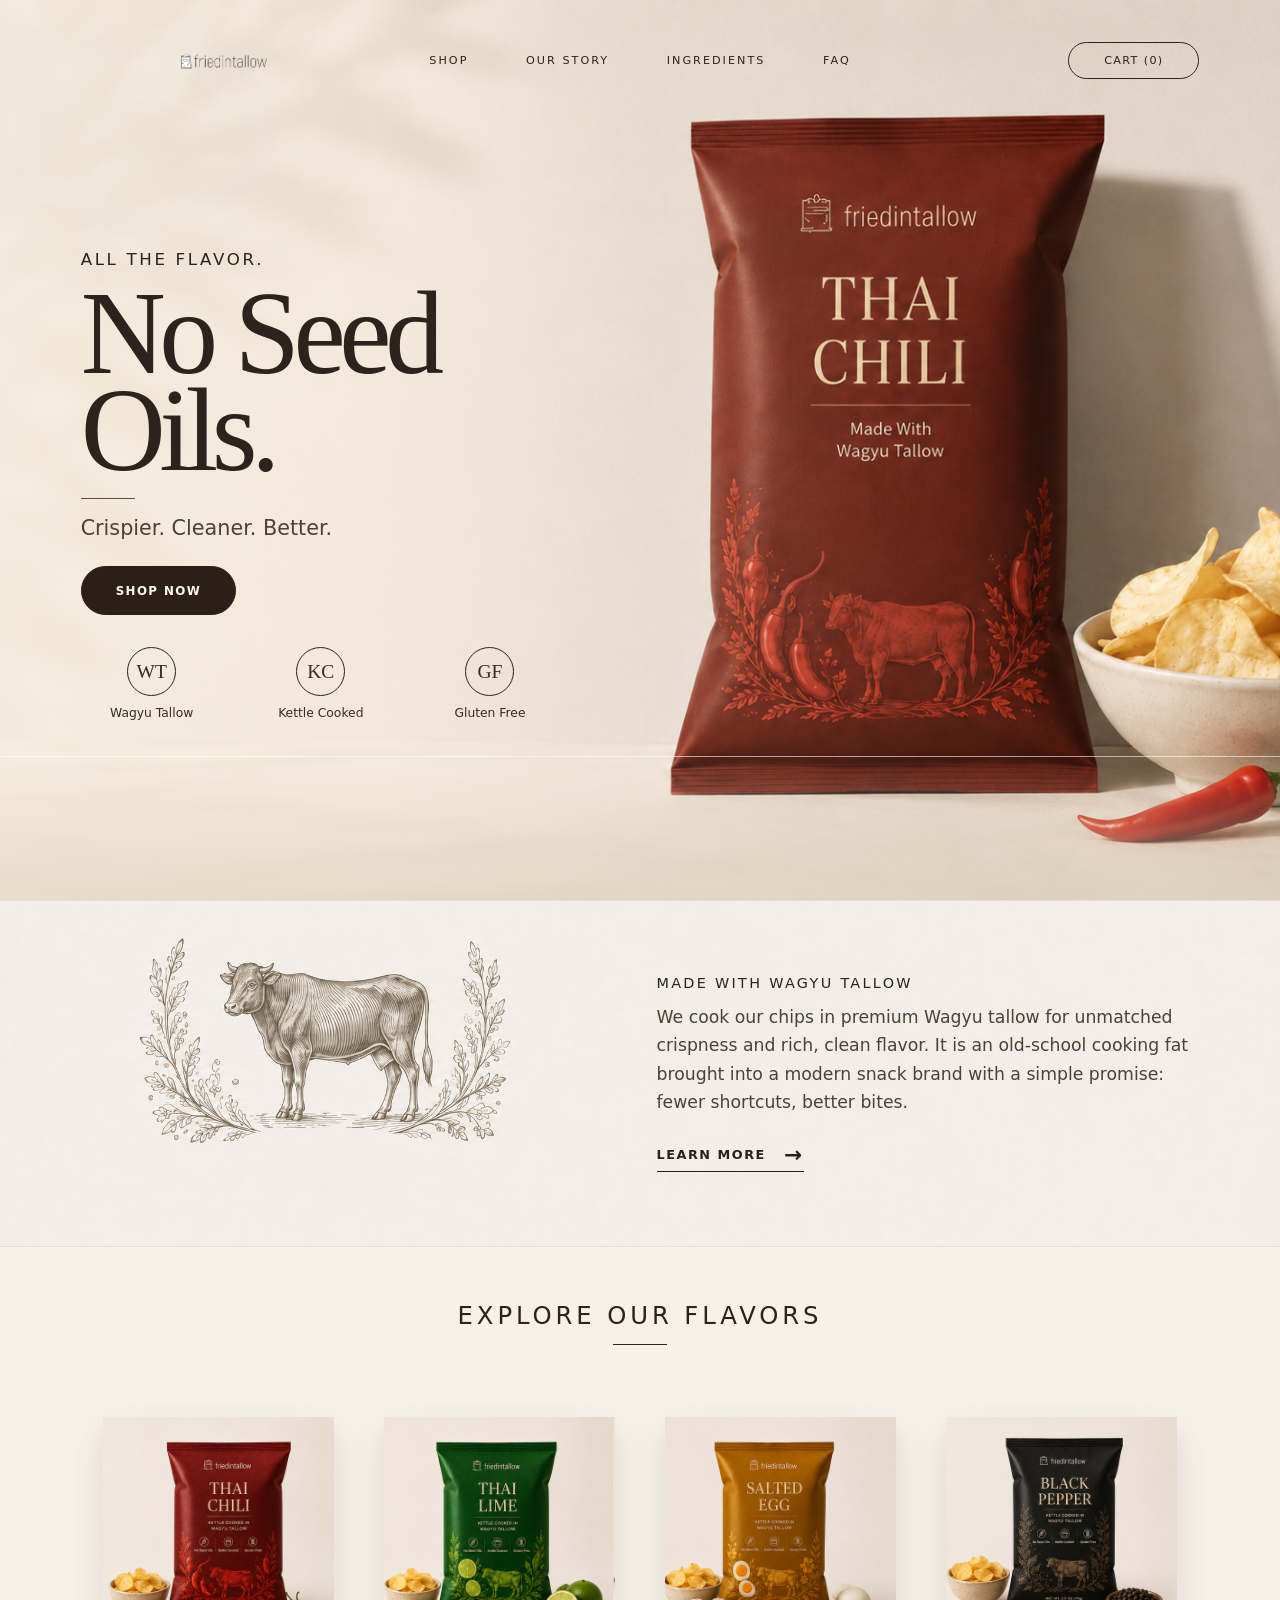
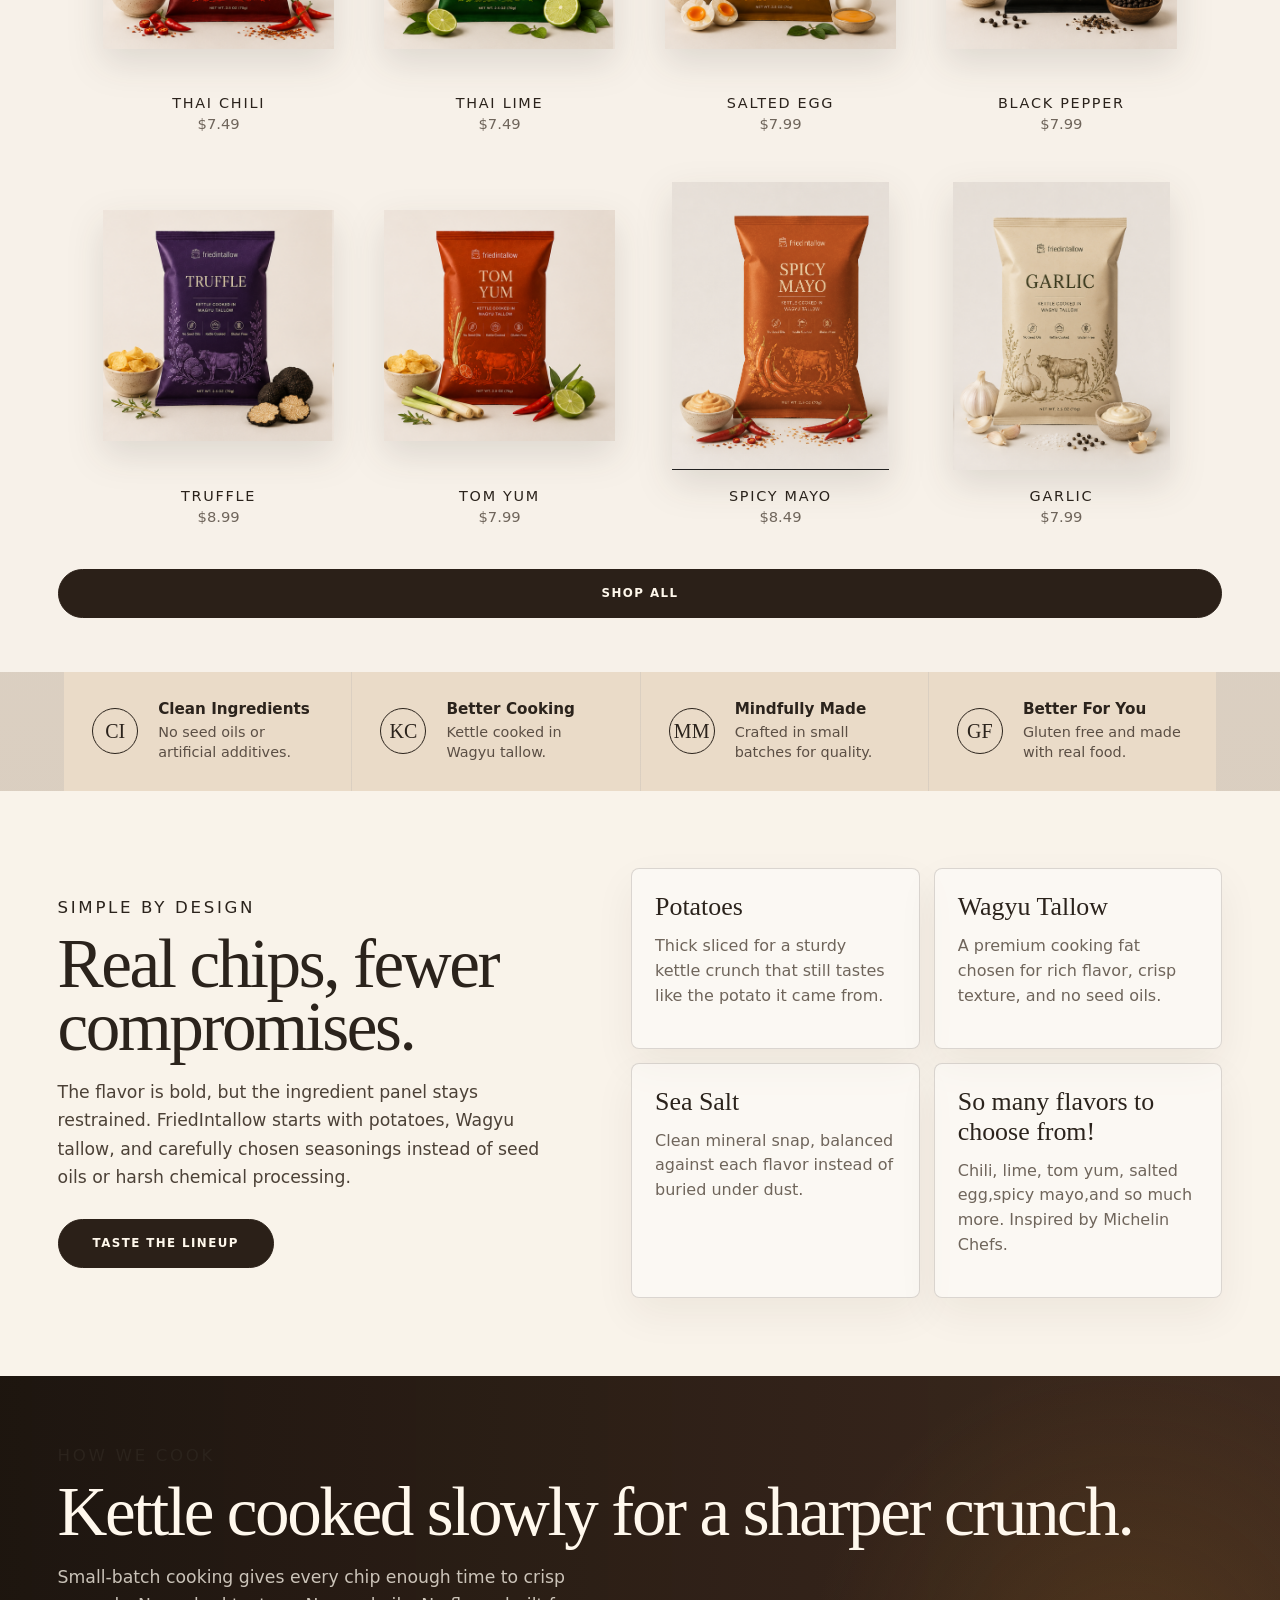
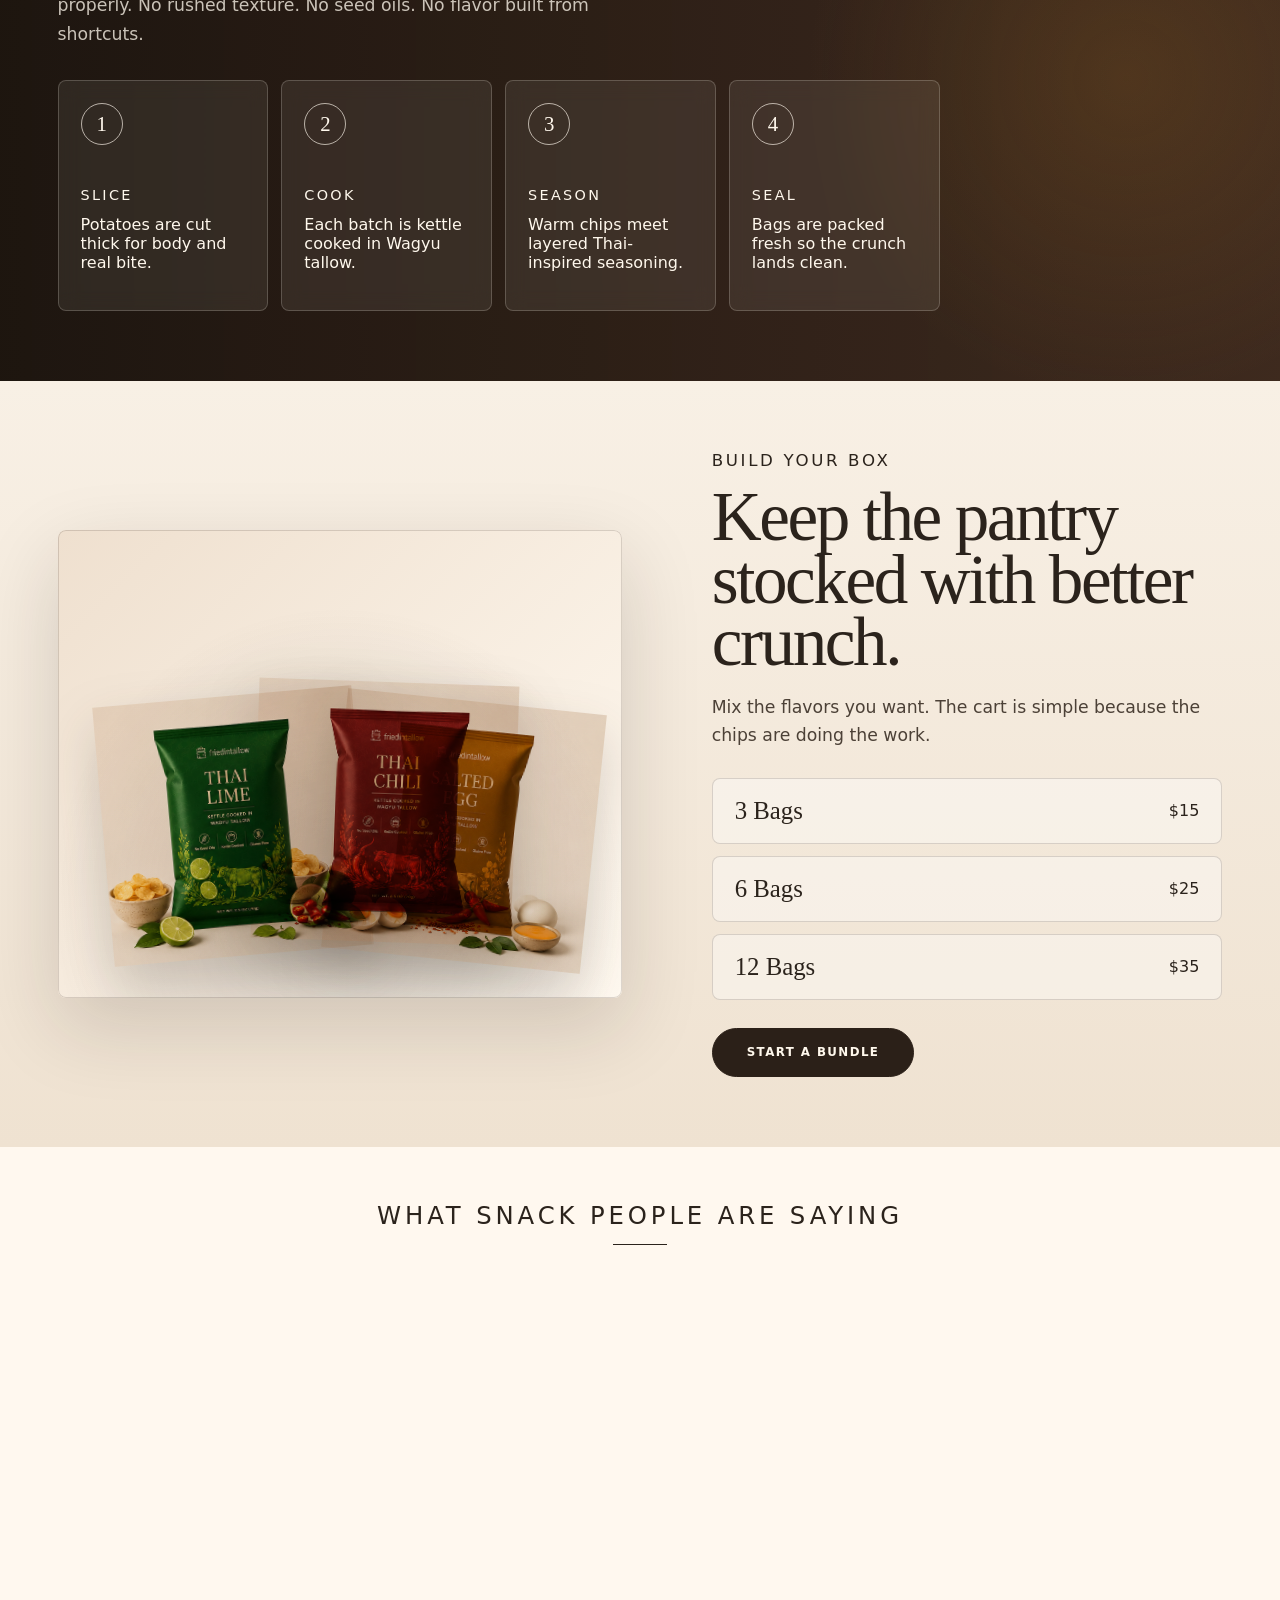
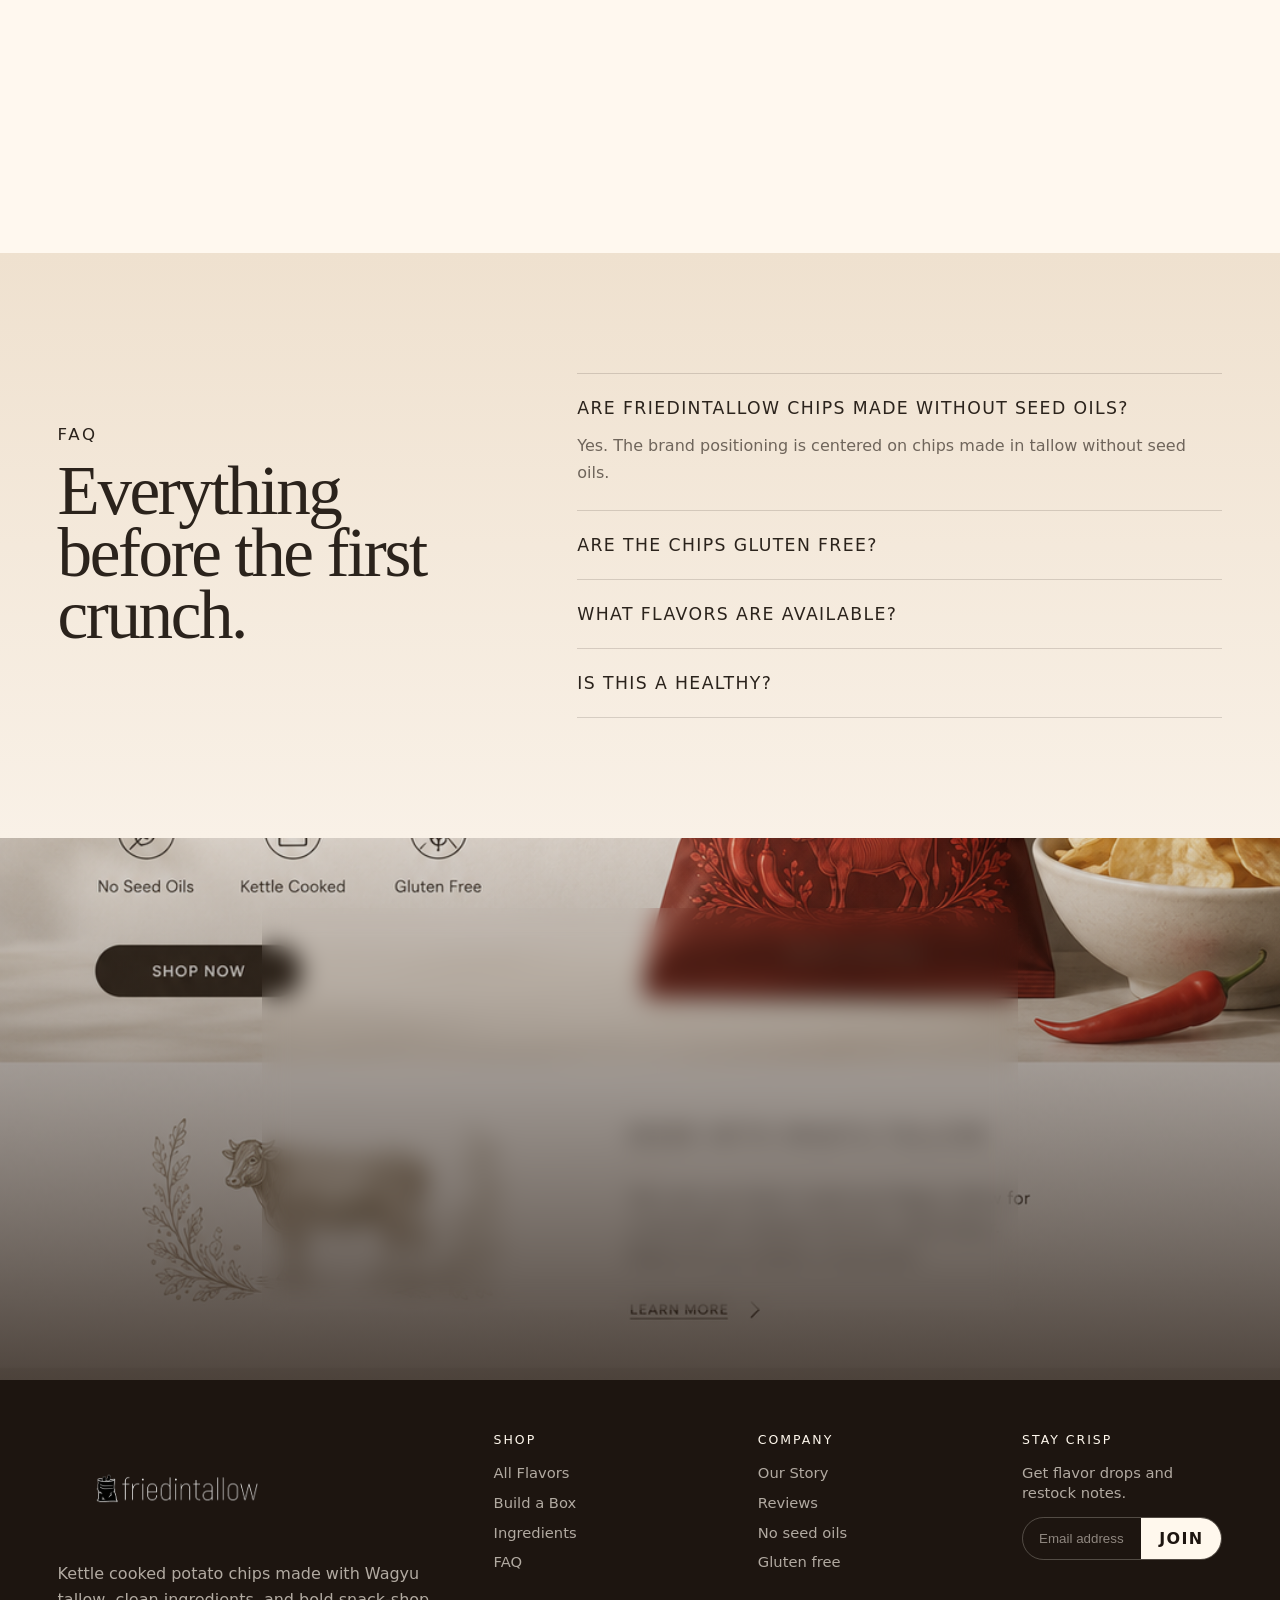
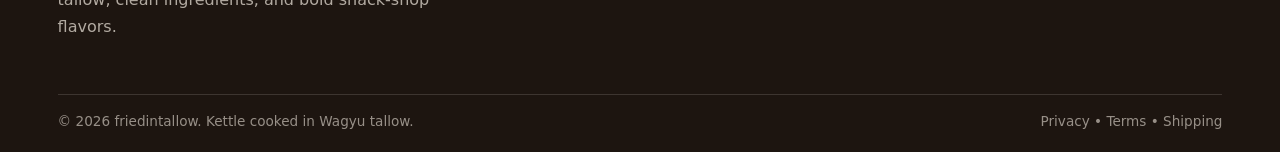
<file: friedintallow.html>
<!DOCTYPE html>
<html lang="en">
<head>
  <meta charset="UTF-8" />
  <meta name="viewport" content="width=device-width, initial-scale=1.0" />
  <title>friedIntallow | Potato Chips Cooked in Wagyu Tallow</title>
  <style>
    :root {
      --cream: #f4ecdd;
      --cream-2: #fbf7ee;
      --sand: #e5d7c4;
      --ink: #2b231c;
      --muted: #6f655b;
      --line: rgba(43, 35, 28, 0.16);
      --brown: #2b2018;
      --brown-2: #3a2a20;
      --rust: #9b321f;
      --green: #173c26;
      --gold: #b37a25;
      --shadow: 0 28px 80px rgba(36, 26, 17, 0.16);
      --radius: 8px;
    }

    * { box-sizing: border-box; }

    html {
      scroll-behavior: smooth;
      background: var(--cream);
    }

    body {
      margin: 0;
      color: var(--ink);
      background:
        radial-gradient(circle at 8% 2%, rgba(255, 255, 255, 0.92), transparent 32rem),
        linear-gradient(180deg, #f8f0e3 0%, #eee1d0 48%, #f8f1e7 100%);
      font-family: Inter, ui-sans-serif, system-ui, -apple-system, BlinkMacSystemFont, "Segoe UI", sans-serif;
      overflow-x: hidden;
    }

    body::before {
      content: "";
      position: fixed;
      inset: 0;
      z-index: -2;
      pointer-events: none;
      opacity: 0.45;
      background-image:
        linear-gradient(rgba(43, 35, 28, 0.03) 1px, transparent 1px),
        linear-gradient(90deg, rgba(43, 35, 28, 0.025) 1px, transparent 1px);
      background-size: 46px 46px;
      mask-image: linear-gradient(to bottom, black, transparent 80%);
    }

    a { color: inherit; text-decoration: none; }
    img { display: block; max-width: 100%; }
    button { font: inherit; }

    .nav {
      position: fixed;
      top: 0;
      left: 0;
      right: 0;
      z-index: 50;
      display: grid;
      grid-template-columns: 1fr auto 1fr;
      align-items: center;
      gap: 28px;
      padding: 31px clamp(40px, 6.3vw, 83px);
      color: var(--ink);
      transition: background 240ms ease, box-shadow 240ms ease, padding 240ms ease;
    }

    .nav.scrolled {
      padding-block: 13px;
      background: rgba(248, 240, 227, 0.88);
      box-shadow: 0 12px 34px rgba(33, 25, 18, 0.08);
      backdrop-filter: blur(18px);
    }

    .logo {
      width: min(279px, 43vw);
      height: 59px;
      object-fit: contain;
      object-position: center;
    }

    .nav-links {
      display: flex;
      justify-content: center;
      align-items: center;
      gap: clamp(18px, 4.5vw, 68px);
      font-size: 0.7rem;
      letter-spacing: 0.18em;
      text-transform: uppercase;
    }

    .nav-links a {
      position: relative;
      padding: 8px 0;
    }

    .nav-links a::after {
      content: "";
      position: absolute;
      left: 0;
      bottom: 0;
      width: 100%;
      height: 1px;
      background: currentColor;
      transform: scaleX(0);
      transform-origin: right;
      transition: transform 220ms ease;
    }

    .nav-links a:hover::after {
      transform: scaleX(1);
      transform-origin: left;
    }

    .cart {
      justify-self: end;
      min-width: 131px;
      padding: 11px 23px;
      border: 1px solid var(--ink);
      border-radius: 999px;
      background: transparent;
      color: var(--ink);
      text-align: center;
      font-size: 0.7rem;
      letter-spacing: 0.12em;
      text-transform: uppercase;
      transition: background 200ms ease, color 200ms ease, transform 200ms ease;
    }

    .cart:hover {
      background: var(--brown);
      color: #fff8ec;
      transform: translateY(-2px);
    }

    .section {
      position: relative;
      min-height: 65vh;
      padding: 70px clamp(20px, 4.5vw, 65px);
      display: grid;
      align-items: center;
      isolation: isolate;
    }

    .section.short {
      min-height: auto;
      padding-block: 54px;
    }

    .hero {
      min-height: 100vh;
      grid-template-columns: minmax(420px, 0.9fr) minmax(460px, 1.1fr);
      gap: clamp(36px, 4vw, 70px);
      padding: 119px clamp(52px, 6.3vw, 97px) 49px;
      background:
        linear-gradient(90deg, rgba(245, 237, 223, 0.94) 0%, rgba(245, 237, 223, 0.74) 29%, rgba(245, 237, 223, 0.08) 52%, rgba(245, 237, 223, 0) 100%),
        url("assets/tallowbackground.png") center / cover no-repeat;
      overflow: hidden;
    }

    .hero::before {
      content: "";
      position: absolute;
      inset: 0;
      z-index: -1;
      opacity: 0.18;
      background:
        radial-gradient(ellipse at 14% 16%, rgba(42, 34, 27, 0.22), transparent 20rem),
        repeating-linear-gradient(126deg, transparent 0 33px, rgba(43, 35, 28, 0.035) 34px 35px);
      mask-image: linear-gradient(116deg, black, transparent 45%);
    }

    .hero::after {
      content: "";
      position: absolute;
      left: 0;
      right: 0;
      bottom: 0;
      z-index: -1;
      height: 16vh;
      background: linear-gradient(180deg, rgba(255, 255, 255, 0), rgba(224, 210, 190, 0.62));
      box-shadow: inset 0 1px rgba(255, 255, 255, 0.58);
    }

    .eyebrow {
      margin: 0 0 16px;
      color: var(--ink);
      font-size: clamp(0.9rem, 1.3vw, 1.19rem);
      letter-spacing: 0.16em;
      text-transform: uppercase;
    }

    h1, h2, h3, p { margin-top: 0; }

    h1 {
      max-width: 576px;
      margin-bottom: 20px;
      font-family: Georgia, "Times New Roman", serif;
      font-size: clamp(5.2rem, 9.2vw, 9.4rem);
      font-weight: 400;
      line-height: 0.82;
      letter-spacing: -0.055em;
    }

    h2 {
      margin-bottom: 20px;
      font-family: Georgia, "Times New Roman", serif;
      font-size: clamp(2.7rem, 5.4vw, 6.1rem);
      font-weight: 400;
      line-height: 0.9;
      letter-spacing: -0.035em;
    }

    h3 {
      margin-bottom: 12px;
      font-size: 0.9rem;
      font-weight: 500;
      letter-spacing: 0.16em;
      text-transform: uppercase;
    }

    .lede {
      max-width: 558px;
      margin-bottom: 27px;
      color: #4c4137;
      font-size: clamp(0.95rem, 1.35vw, 1.22rem);
      line-height: 1.65;
    }

    .button {
      display: inline-flex;
      align-items: center;
      justify-content: center;
      min-height: 49px;
      padding: 0 34px;
      border: 1px solid var(--brown);
      border-radius: 999px;
      background: var(--brown);
      color: #fff8ec;
      font-size: 0.74rem;
      font-weight: 800;
      letter-spacing: 0.12em;
      text-transform: uppercase;
      cursor: pointer;
      transition: transform 200ms ease, background 200ms ease, color 200ms ease, box-shadow 200ms ease;
    }

    .button:hover {
      transform: translateY(-3px);
      box-shadow: 0 18px 36px rgba(43, 32, 24, 0.22);
    }

    .button.light {
      background: transparent;
      color: var(--brown);
    }

    .button.light:hover {
      background: var(--brown);
      color: #fff8ec;
    }

    .hero-actions {
      display: flex;
      flex-wrap: wrap;
      gap: 14px;
      align-items: center;
      margin-bottom: 32px;
    }

    .hero .lede {
      position: relative;
      max-width: 369px;
      margin-bottom: 23px;
      font-size: clamp(1.06rem, 1.62vw, 1.35rem);
      line-height: 1.35;
    }

    .hero .lede::before {
      content: "";
      display: block;
      width: 54px;
      height: 1px;
      margin: 0 0 16px;
      background: var(--ink);
      opacity: 0.76;
    }

    .feature-icons {
      display: grid;
      grid-template-columns: repeat(3, minmax(0, 150px));
      gap: 27px;
      margin-top: 31px;
    }

    .mini-icon {
      display: grid;
      justify-items: center;
      gap: 10px;
      color: #372b22;
      text-align: center;
      font-size: 0.77rem;
    }

    .mini-icon span {
      display: grid;
      place-items: center;
      width: 54px;
      height: 54px;
      border: 1px solid var(--ink);
      border-radius: 50%;
      font-family: Georgia, "Times New Roman", serif;
      width: 49px;
      height: 49px;
      font-size: 1.22rem;
    }

    .story {
      grid-template-columns: minmax(300px, 0.9fr) minmax(0, 1fr);
      gap: clamp(36px, 7vw, 110px);
      min-height: 347px;
      padding-top: 38px;
      padding-bottom: 38px;
      background: #efebe5 url("assets/section2.png") center / cover no-repeat;
      border-top: 1px solid rgba(82, 72, 62, 0.08);
      border-bottom: 1px solid rgba(82, 72, 62, 0.08);
    }

    .engraving {
      display: grid;
      place-items: center;
      min-height: 207px;
      color: #84786c;
    }

    .story-art {
      width: min(560px, 100%);
      opacity: 0;
      pointer-events: none;
    }

    .text-link {
      display: inline-flex;
      align-items: center;
      gap: 18px;
      color: var(--brown);
      font-size: 0.8rem;
      font-weight: 800;
      letter-spacing: 0.12em;
      text-transform: uppercase;
      border-bottom: 1px solid currentColor;
      padding-bottom: 6px;
    }

    .text-link::after {
      content: "\2192";
      font-size: 1.35rem;
      line-height: 1;
      transition: transform 200ms ease;
    }

    .text-link:hover::after { transform: translateX(5px); }

    .flavors {
      background: #f7f1e9;
      text-align: center;
      overflow: hidden;
    }

    .section-kicker {
      margin-bottom: 32px;
      font-size: clamp(1rem, 1.9vw, 1.58rem);
      font-weight: 400;
      letter-spacing: 0.16em;
      text-transform: uppercase;
    }

    .section-kicker::after {
      content: "";
      display: block;
      width: 54px;
      height: 1px;
      margin: 14px auto 0;
      background: currentColor;
    }

    .product-row {
      display: grid;
      grid-template-columns: repeat(4, minmax(180px, 1fr));
      gap: clamp(16px, 2vw, 31px);
      align-items: end;
      max-width: 1098px;
      margin: 0 auto 32px;
    }

    .product-card {
      position: relative;
      padding: 12px;
      border-radius: var(--radius);
      transition: transform 260ms ease;
      display: grid;
      justify-items: center;
    }

    .product-card:hover {
      transform: translateY(-12px);
    }

    .product-card img {
      width: 100%;
      height: 288px;
      max-width: 100%;
      object-fit: contain;
      border-radius: 0;
      filter: drop-shadow(0 14px 18px rgba(42, 31, 22, 0.12));
      mix-blend-mode: multiply;
    }

    .pack {
      position: relative;
      display: grid;
      place-items: center;
      width: min(190px, 100%);
      height: 300px;
      color: #f7e8c9;
      border-radius: 6px 6px 14px 14px;
      background:
        linear-gradient(100deg, rgba(255, 255, 255, 0.16), transparent 22%, rgba(0, 0, 0, 0.13) 86%),
        linear-gradient(180deg, rgba(255, 255, 255, 0.08), transparent 16%),
        var(--pack-color, #8b2f20);
      box-shadow:
        inset 0 8px 0 rgba(0, 0, 0, 0.18),
        inset 0 -9px 0 rgba(0, 0, 0, 0.14),
        0 18px 25px rgba(42, 31, 22, 0.18);
      overflow: hidden;
    }

    .pack::before,
    .pack::after {
      content: "";
      position: absolute;
      left: 0;
      right: 0;
      height: 8px;
      background: repeating-linear-gradient(180deg, rgba(0, 0, 0, 0.18) 0 1px, transparent 1px 3px);
      opacity: 0.7;
    }

    .pack::before { top: 8px; }
    .pack::after { bottom: 8px; }

    .pack-brand {
      position: absolute;
      top: 36px;
      font-size: 0.62rem;
      letter-spacing: 0.06em;
      opacity: 0.9;
    }

    .pack-name {
      max-width: 150px;
      font-family: Georgia, "Times New Roman", serif;
      font-size: 2rem;
      line-height: 0.95;
      letter-spacing: 0.02em;
      text-transform: uppercase;
    }

    .pack-made {
      position: absolute;
      top: 132px;
      font-size: 0.68rem;
      line-height: 1.25;
      opacity: 0.9;
    }

    .pack-icons {
      position: absolute;
      top: 174px;
      display: flex;
      gap: 10px;
      font-size: 0.5rem;
      letter-spacing: 0.02em;
      opacity: 0.75;
    }

    .pack-art {
      position: absolute;
      left: 18px;
      right: 18px;
      bottom: 36px;
      height: 56px;
      border: 1px solid currentColor;
      border-top: 0;
      border-radius: 50%;
      opacity: 0.42;
    }

    .pack.small {
      width: 205px;
      height: 322px;
      transform-origin: center bottom;
    }

    .pack.green { --pack-color: #1f4428; color: #cbdc8f; }
    .pack.gold { --pack-color: #a46e22; color: #f3dfac; }
    .pack.orange { --pack-color: #a9481f; color: #f6d0a2; }
    .pack.cream { --pack-color: #b95d25; color: #ffe0b4; }

    .product-card h3 {
      margin-top: 18px;
      margin-bottom: 4px;
      letter-spacing: 0.12em;
    }

    .product-card p {
      margin: 0;
      color: var(--muted);
      font-size: 0.92rem;
    }

    .benefit-bar {
      display: grid;
      grid-template-columns: repeat(4, minmax(0, 1fr));
      gap: 1px;
      padding: 0 clamp(22px, 5vw, 72px);
      background: rgba(43, 35, 28, 0.11);
    }

    .benefit {
      display: grid;
      grid-template-columns: 48px 1fr;
      gap: 18px;
      align-items: center;
      min-height: 119px;
      padding: 22px clamp(13px, 2.2vw, 29px);
      background: #eadbc8;
      text-align: left;
    }

    .benefit .mini {
      display: grid;
      place-items: center;
      width: 46px;
      height: 46px;
      border: 1px solid var(--ink);
      border-radius: 50%;
      font-family: Georgia, "Times New Roman", serif;
      font-size: 1.25rem;
    }

    .benefit strong {
      display: block;
      margin-bottom: 4px;
      font-size: 0.95rem;
      font-weight: 700;
    }

    .benefit span {
      color: #5b4f45;
      font-size: 0.9rem;
      line-height: 1.35;
    }

    .ingredients {
      grid-template-columns: minmax(0, 0.9fr) minmax(360px, 1.1fr);
      gap: clamp(34px, 7vw, 92px);
      background: #f9f3ea;
    }

    .ingredient-stack {
      display: grid;
      grid-template-columns: repeat(2, minmax(0, 1fr));
      gap: 14px;
    }

    .ingredient-card {
      min-height: 176px;
      padding: 23px;
      border: 1px solid var(--line);
      border-radius: var(--radius);
      background: rgba(255, 255, 255, 0.42);
      box-shadow: 0 16px 42px rgba(43, 32, 24, 0.06);
    }

    .ingredient-card strong {
      display: block;
      margin-bottom: 12px;
      font-family: Georgia, "Times New Roman", serif;
      font-size: 1.62rem;
      font-weight: 400;
    }

    .ingredient-card p {
      color: var(--muted);
      line-height: 1.55;
    }

    .process {
      color: #fff8ed;
      background:
        radial-gradient(circle at 88% 50%, rgba(164, 110, 34, 0.2), transparent 20rem),
        linear-gradient(90deg, rgba(29, 21, 15, 0.98), rgba(64, 43, 31, 0.9)),
        #2b2018;
      overflow: hidden;
    }

    .process .lede {
      color: rgba(255, 248, 237, 0.76);
    }

    .steps {
      display: grid;
      grid-template-columns: repeat(4, minmax(0, 1fr));
      gap: 13px;
      margin-top: 32px;
      max-width: 882px;
    }

    .step {
      min-height: 223px;
      padding: 22px;
      border: 1px solid rgba(255, 248, 237, 0.2);
      border-radius: var(--radius);
      background: rgba(255, 248, 237, 0.08);
      backdrop-filter: blur(10px);
    }

    .step span {
      display: grid;
      place-items: center;
      width: 42px;
      height: 42px;
      margin-bottom: 42px;
      border: 1px solid rgba(255, 248, 237, 0.66);
      border-radius: 50%;
      font-family: Georgia, "Times New Roman", serif;
      font-size: 1.3rem;
    }

    .bundle {
      grid-template-columns: minmax(360px, 1.05fr) minmax(0, 0.95fr);
      gap: clamp(34px, 7vw, 96px);
      background: linear-gradient(180deg, #f8f0e5 0%, #efe2d1 100%);
    }

    .bundle-stage {
      position: relative;
      min-height: 468px;
      border-radius: var(--radius);
      background:
        radial-gradient(circle at 50% 78%, rgba(43, 35, 28, 0.18), transparent 18rem),
        linear-gradient(135deg, #efe0cf, #fff9f0);
      box-shadow: inset 0 0 0 1px var(--line), var(--shadow);
      overflow: hidden;
    }

    .bundle-stage img {
      position: absolute;
      width: min(285px, 46%);
      border-radius: 0;
      filter: drop-shadow(0 22px 26px rgba(42, 31, 22, 0.18));
      mix-blend-mode: multiply;
    }

    .bundle-stage img:nth-child(1) { left: 8%; bottom: 9%; transform: rotate(-5deg); }
    .bundle-stage img:nth-child(2) { left: 35%; bottom: 12%; z-index: 2; transform: rotate(2deg); }
    .bundle-stage img:nth-child(3) { right: 5%; bottom: 8%; transform: rotate(6deg); }

    .plans {
      display: grid;
      gap: 12px;
      margin: 28px 0;
    }

    .plan {
      display: flex;
      align-items: center;
      justify-content: space-between;
      gap: 18px;
      padding: 18px 22px;
      border: 1px solid var(--line);
      border-radius: var(--radius);
      background: rgba(255, 255, 255, 0.38);
    }

    .plan strong {
      font-family: Georgia, "Times New Roman", serif;
      font-size: 1.55rem;
      font-weight: 400;
    }

    .reviews {
      background: #fff8ef;
      text-align: center;
    }

    .quote-grid {
      display: grid;
      grid-template-columns: repeat(3, minmax(0, 1fr));
      gap: 18px;
      max-width: 1160px;
      margin: 0 auto;
    }

    .quote {
      min-height: 252px;
      padding: 31px;
      border: 1px solid var(--line);
      border-radius: var(--radius);
      background: #f3e7d7;
      text-align: left;
    }

    .quote .stars {
      margin-bottom: 22px;
      color: var(--gold);
      letter-spacing: 0.12em;
    }

    .quote p {
      color: #4e433a;
      font-family: Georgia, "Times New Roman", serif;
      font-size: 1.31rem;
      line-height: 1.35;
    }

    .quote strong {
      color: var(--brown);
      font-size: 0.82rem;
      letter-spacing: 0.13em;
      text-transform: uppercase;
    }

    .faq {
      grid-template-columns: minmax(0, 0.8fr) minmax(360px, 1.2fr);
      gap: clamp(34px, 7vw, 96px);
      background: linear-gradient(180deg, #efe1cf, #f9f1e7);
    }

    details {
      border-top: 1px solid var(--line);
      padding: 24px 0;
    }

    details:last-child { border-bottom: 1px solid var(--line); }

    summary {
      cursor: pointer;
      list-style: none;
      font-size: 1.08rem;
      letter-spacing: 0.08em;
      text-transform: uppercase;
    }

    summary::-webkit-details-marker { display: none; }

    details p {
      max-width: 740px;
      margin: 14px 0 0;
      color: var(--muted);
      line-height: 1.7;
    }

    .final {
      min-height: 52vh;
      background:
        linear-gradient(180deg, rgba(43, 32, 24, 0.12), rgba(43, 32, 24, 0.82)),
        url("assets/reference-style.png") center / cover no-repeat;
      color: #fff8ed;
      text-align: center;
    }

    .final-card {
      max-width: 756px;
      margin: auto;
      padding: clamp(30px, 5vw, 58px);
      border: 1px solid rgba(255, 248, 237, 0.22);
      border-radius: var(--radius);
      background: rgba(43, 32, 24, 0.46);
      box-shadow: 0 28px 90px rgba(0, 0, 0, 0.26);
      backdrop-filter: blur(12px);
    }

    .final .lede {
      margin-inline: auto;
      color: rgba(255, 248, 237, 0.78);
    }

    footer {
      padding: 52px clamp(20px, 4.5vw, 65px) 23px;
      background: #1d1510;
      color: rgba(255, 248, 237, 0.72);
    }

    .footer-grid {
      display: grid;
      grid-template-columns: minmax(260px, 1.3fr) repeat(3, minmax(150px, 0.7fr));
      gap: clamp(28px, 5vw, 78px);
      align-items: start;
    }

    .footer-logo {
      width: 225px;
      margin-bottom: 18px;
      filter: invert(1);
      opacity: 0.9;
    }

    .footer-about p {
      max-width: 380px;
      color: rgba(255, 248, 237, 0.66);
      line-height: 1.65;
    }

    .footer-col h3 {
      margin-bottom: 16px;
      color: #fff8ed;
      font-size: 0.78rem;
      letter-spacing: 0.16em;
    }

    .footer-col a,
    .footer-col span {
      display: block;
      margin-bottom: 10px;
      color: rgba(255, 248, 237, 0.66);
      font-size: 0.92rem;
      line-height: 1.35;
    }

    .footer-col a:hover {
      color: #fff8ed;
    }

    .newsletter {
      display: flex;
      margin-top: 14px;
      border: 1px solid rgba(255, 248, 237, 0.24);
      border-radius: 999px;
      overflow: hidden;
    }

    .newsletter input {
      min-width: 0;
      width: 100%;
      border: 0;
      padding: 13px 16px;
      color: #fff8ed;
      background: transparent;
      outline: 0;
    }

    .newsletter input::placeholder {
      color: rgba(255, 248, 237, 0.5);
    }

    .newsletter button {
      border: 0;
      padding: 0 18px;
      background: #fff8ed;
      color: #1d1510;
      font-weight: 800;
      letter-spacing: 0.08em;
      text-transform: uppercase;
      cursor: pointer;
    }

    .footer-bottom {
      display: flex;
      justify-content: space-between;
      gap: 18px;
      flex-wrap: wrap;
      margin-top: 38px;
      padding-top: 18px;
      border-top: 1px solid rgba(255, 248, 237, 0.14);
      color: rgba(255, 248, 237, 0.54);
      font-size: 0.85rem;
    }

    .reveal {
      opacity: 0;
      transform: translateY(24px);
      transition: opacity 800ms ease, transform 800ms ease;
    }

    .reveal.visible {
      opacity: 1;
      transform: translateY(0);
    }

    .stagger > * {
      opacity: 0;
      transform: translateY(22px);
      transition: opacity 650ms ease, transform 650ms ease;
    }

    .stagger.visible > * {
      opacity: 1;
      transform: translateY(0);
    }

    .stagger.visible > *:nth-child(2) { transition-delay: 80ms; }
    .stagger.visible > *:nth-child(3) { transition-delay: 160ms; }
    .stagger.visible > *:nth-child(4) { transition-delay: 240ms; }
    .stagger.visible > *:nth-child(5) { transition-delay: 320ms; }

    @keyframes float-bag {
      0%, 100% { transform: translateY(0) rotate(0deg); }
      50% { transform: translateY(-16px) rotate(0.8deg); }
    }

    @keyframes hero-rise {
      from { opacity: 0; transform: translateY(28px) scale(0.985); }
      to { opacity: 1; transform: translateY(0) scale(1); }
    }

    @media (max-width: 1040px) {
      .nav {
        grid-template-columns: auto 1fr auto;
      }

      .nav-links {
        gap: 22px;
      }

      .hero,
      .story,
      .ingredients,
      .bundle,
      .faq {
        grid-template-columns: 1fr;
      }

      .product-row {
        grid-template-columns: repeat(3, minmax(0, 1fr));
      }

      .benefit-bar,
      .steps,
      .quote-grid {
        grid-template-columns: repeat(2, minmax(0, 1fr));
      }
    }

    @media (max-width: 720px) {
      .nav {
        padding: 14px 16px;
        grid-template-columns: 1fr auto;
      }

      .logo {
        width: 171px;
        height: 48px;
      }

      .nav-links {
        display: none;
      }

      .cart {
        min-width: auto;
        padding: 9px 13px;
      }

      .section {
        padding: 65px 16px 50px;
      }

      .hero {
        min-height: 100vh;
        grid-template-columns: 1fr;
        padding-top: 97px;
        padding-bottom: 41vh;
        background:
          linear-gradient(180deg, rgba(245, 237, 223, 0.97) 0%, rgba(245, 237, 223, 0.88) 44%, rgba(245, 237, 223, 0.12) 76%, rgba(245, 237, 223, 0) 100%),
          url("assets/tallowbackground.png") 68% bottom / auto 100% no-repeat;
      }

      .section.short {
        padding-block: 47px;
      }

      .story {
        min-height: auto;
        padding-top: 198px;
        background: #efebe5 url("assets/section2.png") left top / auto 100% no-repeat;
      }

      .footer-grid {
        grid-template-columns: 1fr;
      }

      .newsletter {
        max-width: 420px;
      }

      h1 {
        font-size: clamp(4rem, 20.7vw, 6.1rem);
      }

      .feature-icons,
      .ingredient-stack,
      .product-row,
      .benefit-bar,
      .steps,
      .quote-grid {
        grid-template-columns: 1fr;
      }

      .product-row {
        max-width: 369px;
      }

      .hero-actions {
        align-items: stretch;
        flex-direction: column;
      }

      .button {
        width: 100%;
      }

      .bundle-stage {
        min-height: 360px;
      }

      .bundle-stage img {
        width: 48%;
      }
    }
  </style>
</head>
<body>
  <nav class="nav" aria-label="Primary navigation">
    <a href="#top" aria-label="friedIntallow home">
      <img class="logo" src="assets/friedintallow-logo-transparent.png" alt="FriedIntallow" />
    </a>
    <div class="nav-links">
      <a href="#shop">Shop</a>
      <a href="#story">Our Story</a>
      <a href="#ingredients">Ingredients</a>
      <a href="#faq">FAQ</a>
    </div>
    <a class="cart" href="#shop">Cart (0)</a>
  </nav>

  <main id="top">
    <section class="section hero">
      <div class="reveal">
        <p class="eyebrow">All The Flavor.</p>
        <h1> No Seed Oils.</h1>
        <p class="lede">Crispier. Cleaner. Better.</p>
        <div class="hero-actions">
          <a class="button" href="#shop">Shop Now</a>
        </div>
        <div class="feature-icons">
          <div class="mini-icon"><span>WT</span>Wagyu Tallow</div>
          <div class="mini-icon"><span>KC</span>Kettle Cooked</div>
          <div class="mini-icon"><span>GF</span>Gluten Free</div>
        </div>
      </div>

    </section>

    <section id="story" class="section story">
      <div class="engraving reveal" aria-hidden="true">
        <img class="story-art" src="assets/section2.png" alt="" />
      </div>
      <div class="reveal">
        <h3>Made with Wagyu tallow</h3>
        <p class="lede">We cook our chips in premium Wagyu tallow for unmatched crispness and rich, clean flavor. It is an old-school cooking fat brought into a modern snack brand with a simple promise: fewer shortcuts, better bites.</p>
        <a class="text-link" href="#ingredients">Learn More</a>
      </div>
    </section>

    <section id="shop" class="section short flavors">
      <div class="reveal">
        <div class="section-kicker">Explore Our Flavors</div>
      </div>
      <div class="product-row stagger">
        <article class="product-card">
          <img src="assets/products/product-thai-chili-new.png" alt="Thai Chili FriedIntallow chips" />
          <h3>Thai Chili</h3>
          <p>$7.49</p>
        </article>
        <article class="product-card">
          <img src="assets/products/product-thai-lime-new.png" alt="Thai Lime FriedIntallow chips" />
          <h3>Thai Lime</h3>
          <p>$7.49</p>
        </article>
        <article class="product-card">
          <img src="assets/products/product-salted-egg-new.png" alt="Salted Egg FriedIntallow chips" />
          <h3>Salted Egg</h3>
          <p>$7.99</p>
        </article>
        <article class="product-card">
          <img src="assets/products/product-black-pepper-new.png" alt="Black Pepper FriedIntallow chips" />
          <h3>Black Pepper</h3>
          <p>$7.99</p>
        </article>
        <article class="product-card">
          <img src="assets/products/product-truffle-new.png" alt="Truffle FriedIntallow chips" />
          <h3>Truffle</h3>
          <p>$8.99</p>
        </article>
        <article class="product-card">
          <img src="assets/products/product-tom-yum-new.png" alt="Tom Yum FriedIntallow chips" />
          <h3>Tom Yum</h3>
          <p>$7.99</p>
        </article>
        <article class="product-card">
          <img src="assets/products/product-spicy-mayo-new.png" alt="Spicy Mayo FriedIntallow chips" />
          <h3>Spicy Mayo</h3>
          <p>$8.49</p>
        </article>
        <article class="product-card">
          <img src="assets/products/product-garlic-new.png" alt="Garlic FriedIntallow chips" />
          <h3>Garlic</h3>
          <p>$7.99</p>
        </article>
      </div>
      <a class="button" href="#bundles">Shop All</a>
    </section>

    <div class="benefit-bar" aria-label="Product benefits">
      <div class="benefit">
        <div class="mini">CI</div>
        <div><strong>Clean Ingredients</strong><span>No seed oils or artificial additives.</span></div>
      </div>
      <div class="benefit">
        <div class="mini">KC</div>
        <div><strong>Better Cooking</strong><span>Kettle cooked in Wagyu tallow.</span></div>
      </div>
      <div class="benefit">
        <div class="mini">MM</div>
        <div><strong>Mindfully Made</strong><span>Crafted in small batches for quality.</span></div>
      </div>
      <div class="benefit">
        <div class="mini">GF</div>
        <div><strong>Better For You</strong><span>Gluten free and made with real food.</span></div>
      </div>
    </div>

    <section id="ingredients" class="section ingredients">
      <div class="reveal">
        <p class="eyebrow">Simple by design</p>
        <h2>Real chips, fewer compromises.</h2>
        <p class="lede">The flavor is bold, but the ingredient panel stays restrained. FriedIntallow starts with potatoes, Wagyu tallow, and carefully chosen seasonings instead of seed oils or harsh chemical processing.</p>
        <a class="button" href="#shop">Taste the lineup</a>
      </div>
      <div class="ingredient-stack stagger">
        <article class="ingredient-card">
          <strong>Potatoes</strong>
          <p>Thick sliced for a sturdy kettle crunch that still tastes like the potato it came from.</p>
        </article>
        <article class="ingredient-card">
          <strong>Wagyu Tallow</strong>
          <p>A premium cooking fat chosen for rich flavor, crisp texture, and no seed oils.</p>
        </article>
        <article class="ingredient-card">
          <strong>Sea Salt</strong>
          <p>Clean mineral snap, balanced against each flavor instead of buried under dust.</p>
        </article>
        <article class="ingredient-card">
          <strong>So many flavors to choose from!</strong>
          <p>Chili, lime, tom yum, salted egg,spicy mayo,and so much more. Inspired by Michelin Chefs.</p>
        </article>
      </div>
    </section>

    <section class="section process">
      <div class="reveal">
        <p class="eyebrow">How we cook</p>
        <h2>Kettle cooked slowly for a sharper crunch.</h2>
        <p class="lede">Small-batch cooking gives every chip enough time to crisp properly. No rushed texture. No seed oils. No flavor built from shortcuts.</p>
        <div class="steps stagger">
          <article class="step"><span>1</span><h3>Slice</h3><p>Potatoes are cut thick for body and real bite.</p></article>
          <article class="step"><span>2</span><h3>Cook</h3><p>Each batch is kettle cooked in Wagyu tallow.</p></article>
          <article class="step"><span>3</span><h3>Season</h3><p>Warm chips meet layered Thai-inspired seasoning.</p></article>
          <article class="step"><span>4</span><h3>Seal</h3><p>Bags are packed fresh so the crunch lands clean.</p></article>
        </div>
      </div>
    </section>

    <section id="bundles" class="section bundle">
      <div class="bundle-stage reveal" aria-label="FriedIntallow flavor bundle">
        <img src="assets/products/product-thai-lime-new.png" alt="Thai Lime bag" />
        <img src="assets/products/product-thai-chili-new.png" alt="Thai Chili bag" />
        <img src="assets/products/product-salted-egg-new.png" alt="Salted Egg bag" />
      </div>
      <div class="reveal">
        <p class="eyebrow">Build your box</p>
        <h2>Keep the pantry stocked with better crunch.</h2>
        <p class="lede">Mix the flavors you want. The cart is simple because the chips are doing the work.</p>
        <div class="plans">
          <div class="plan"><strong>3 Bags</strong><span>$15</span></div>
          <div class="plan"><strong>6 Bags</strong><span>$25</span></div>
          <div class="plan"><strong>12 Bags</strong><span>$35</span></div>
        </div>
        <a class="button" href="#shop">Start a bundle</a>
      </div>
    </section>

    <section class="section short reviews">
      <div class="reveal">
        <div class="section-kicker">What snack people are saying</div>
      </div>
      <div class="quote-grid stagger">
        <article class="quote">
          <div class="stars">*****</div>
          <p>“It tastes like an actual premium chip, not just a bag of salty oil.”</p>
          <strong>Maya R.</strong>
        </article>
        <article class="quote">
          <div class="stars">*****</div>
          <p>“Thai Lime is bright, clean, and dangerously easy to finish.”</p>
          <strong>Julian T.</strong>
        </article>
        <article class="quote">
          <div class="stars">*****</div>
          <p>“I bought it for no seed oils. I reordered it for the crunch.”</p>
          <strong>Nora K.</strong>
        </article>
         <article class="quote">
          <div class="stars">*****</div>
          <p>“I always get bloated with regular chips but these never make me feel like that!”</p>
          <strong>Jeff C..</strong>
        </article>
      </div>
    </section>

    <section id="faq" class="section faq">
      <div class="reveal">
        <p class="eyebrow">FAQ</p>
        <h2>Everything before the first crunch.</h2>
      </div>
      <div class="reveal">
        <details open>
          <summary>Are friedintallow chips made without seed oils?</summary>
          <p>Yes. The brand positioning is centered on chips made in tallow without seed oils.</p>
        </details>
        <details>
          <summary>Are the chips gluten free?</summary>
          <p>Yes, the product is gluten free.</p>
        </details>
        <details>
          <summary>What flavors are available?</summary>
          <p>Thai Chili, Thai Lime, Salted Egg, Tom Yum, and Spicy Mayo and more to come!</p>
        </details>
        <details>
          <summary>Is this a healthy?</summary>
          <p>No.While beef tallow is meant to be a healthier alternative you must consult with a specialist.</p>
        </details>
      </div>
    </section>

    <section class="section final">
      <div class="final-card reveal">
        <p class="eyebrow">friedintallow</p>
        <h2>Wagyu tallow crunch, delivered.</h2>
        <p class="lede">Your snacks got healthier.</p>
        <a class="button" href="#shop">Shop Now</a>
      </div>
    </section>
  </main>

  <footer>
    <div class="footer-grid">
      <div class="footer-about">
        <img class="footer-logo" src="assets/friedintallow-logo-transparent.png" alt="FriedIntallow" />
        <p>Kettle cooked potato chips made with Wagyu tallow, clean ingredients, and bold snack-shop flavors.</p>
      </div>
      <div class="footer-col">
        <h3>Shop</h3>
        <a href="#shop">All Flavors</a>
        <a href="#bundles">Build a Box</a>
        <a href="#ingredients">Ingredients</a>
        <a href="#faq">FAQ</a>
      </div>
      <div class="footer-col">
        <h3>Company</h3>
        <a href="#story">Our Story</a>
        <a href="#reviews">Reviews</a>
        <span>No seed oils</span>
        <span>Gluten free</span>
      </div>
      <div class="footer-col">
        <h3>Stay Crisp</h3>
        <span>Get flavor drops and restock notes.</span>
        <form class="newsletter">
          <input type="email" aria-label="Email address" placeholder="Email address" />
          <button type="submit">Join</button>
        </form>
      </div>
    </div>
    <div class="footer-bottom">
      <span>&copy; 2026 friedintallow. Kettle cooked in Wagyu tallow.</span>
      <span>Privacy • Terms • Shipping</span>
    </div>
  </footer>

  <script>
    const nav = document.querySelector(".nav");
    const cart = document.querySelector(".cart");
    let cartCount = 0;

    window.addEventListener("scroll", () => {
      nav.classList.toggle("scrolled", window.scrollY > 18);
    }, { passive: true });

    const observer = new IntersectionObserver((entries) => {
      entries.forEach((entry) => {
        if (entry.isIntersecting) {
          entry.target.classList.add("visible");
          observer.unobserve(entry.target);
        }
      });
    }, { threshold: 0.16 });

    document.querySelectorAll(".reveal, .stagger").forEach((el) => observer.observe(el));

    document.querySelectorAll(".product-card").forEach((card) => {
      card.addEventListener("click", () => {
        cartCount += 1;
        cart.textContent = `Cart (${cartCount})`;
        card.animate([
          { transform: "translateY(-12px) scale(1)" },
          { transform: "translateY(-16px) scale(1.035)" },
          { transform: "translateY(-12px) scale(1)" }
        ], { duration: 360, easing: "ease-out" });
      });
    });

    document.querySelector(".newsletter")?.addEventListener("submit", (event) => {
      event.preventDefault();
    });
  </script>
</body>
</html>
</file>
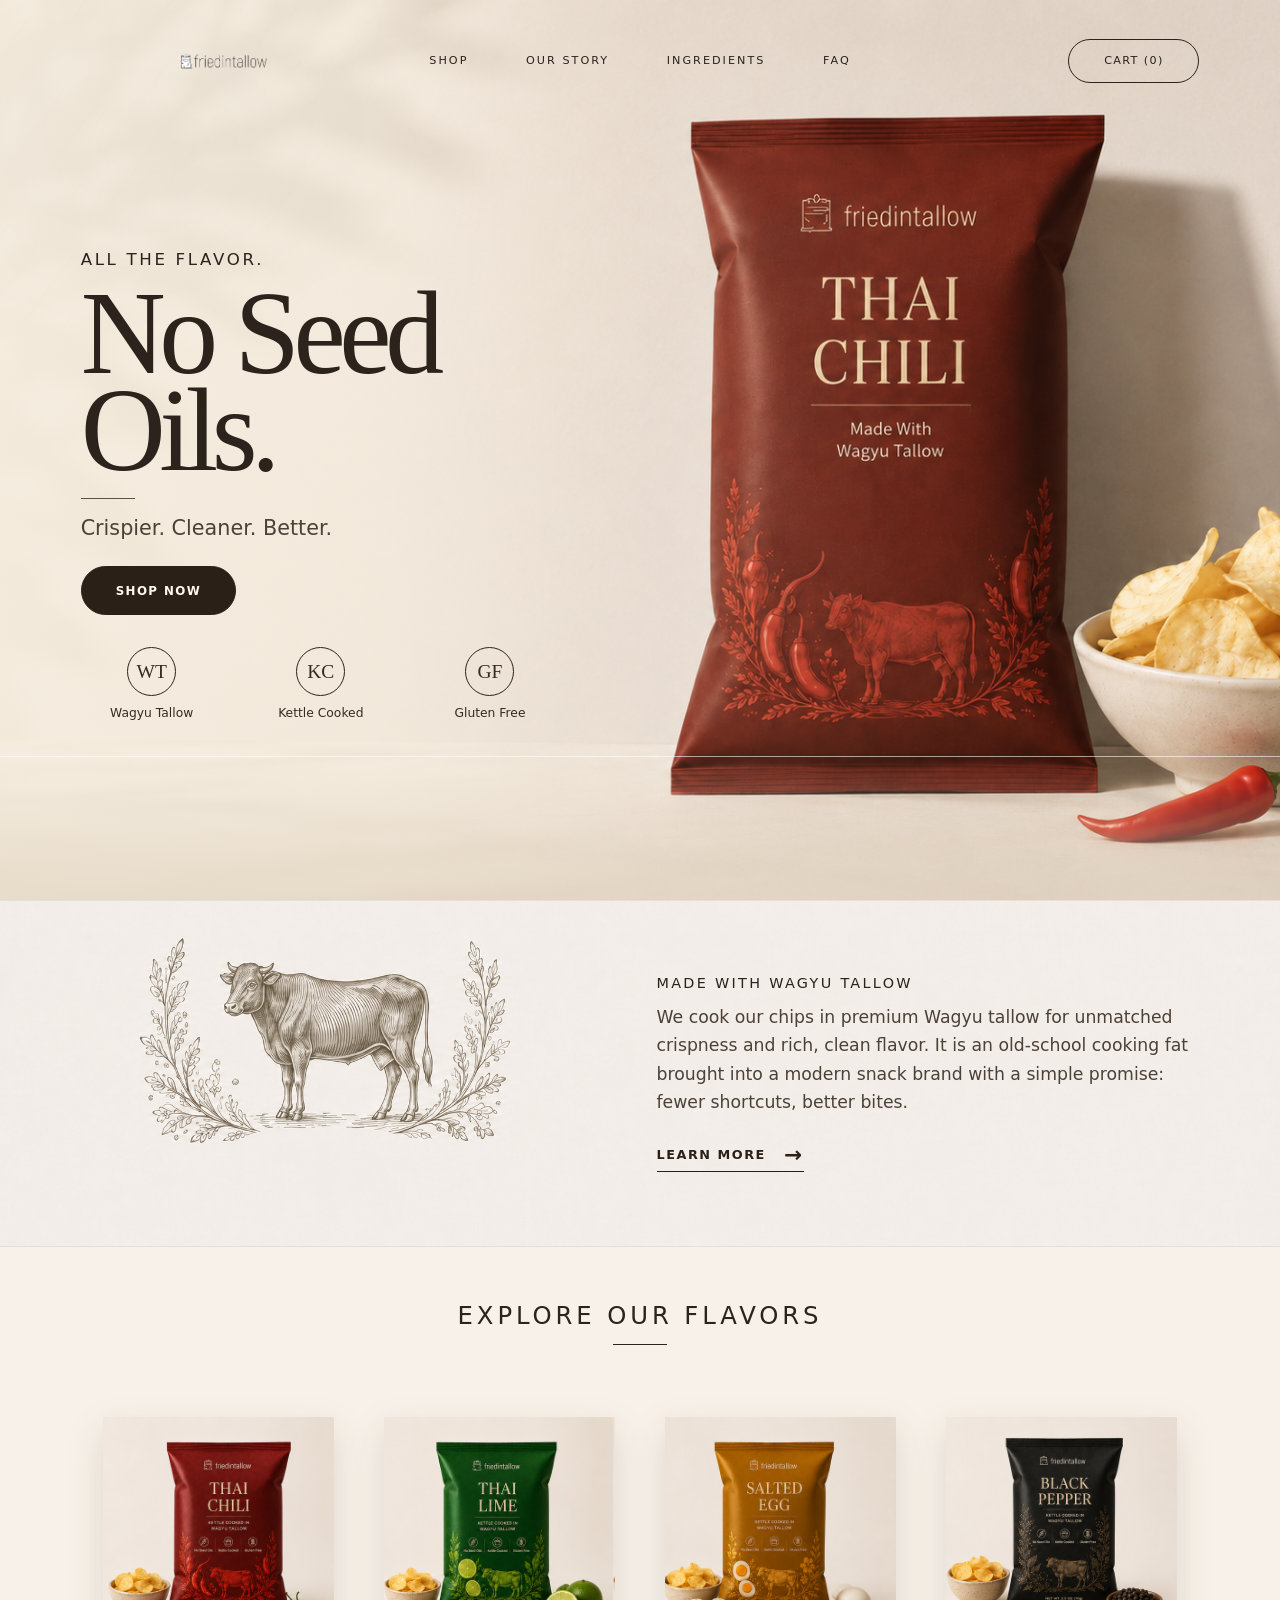
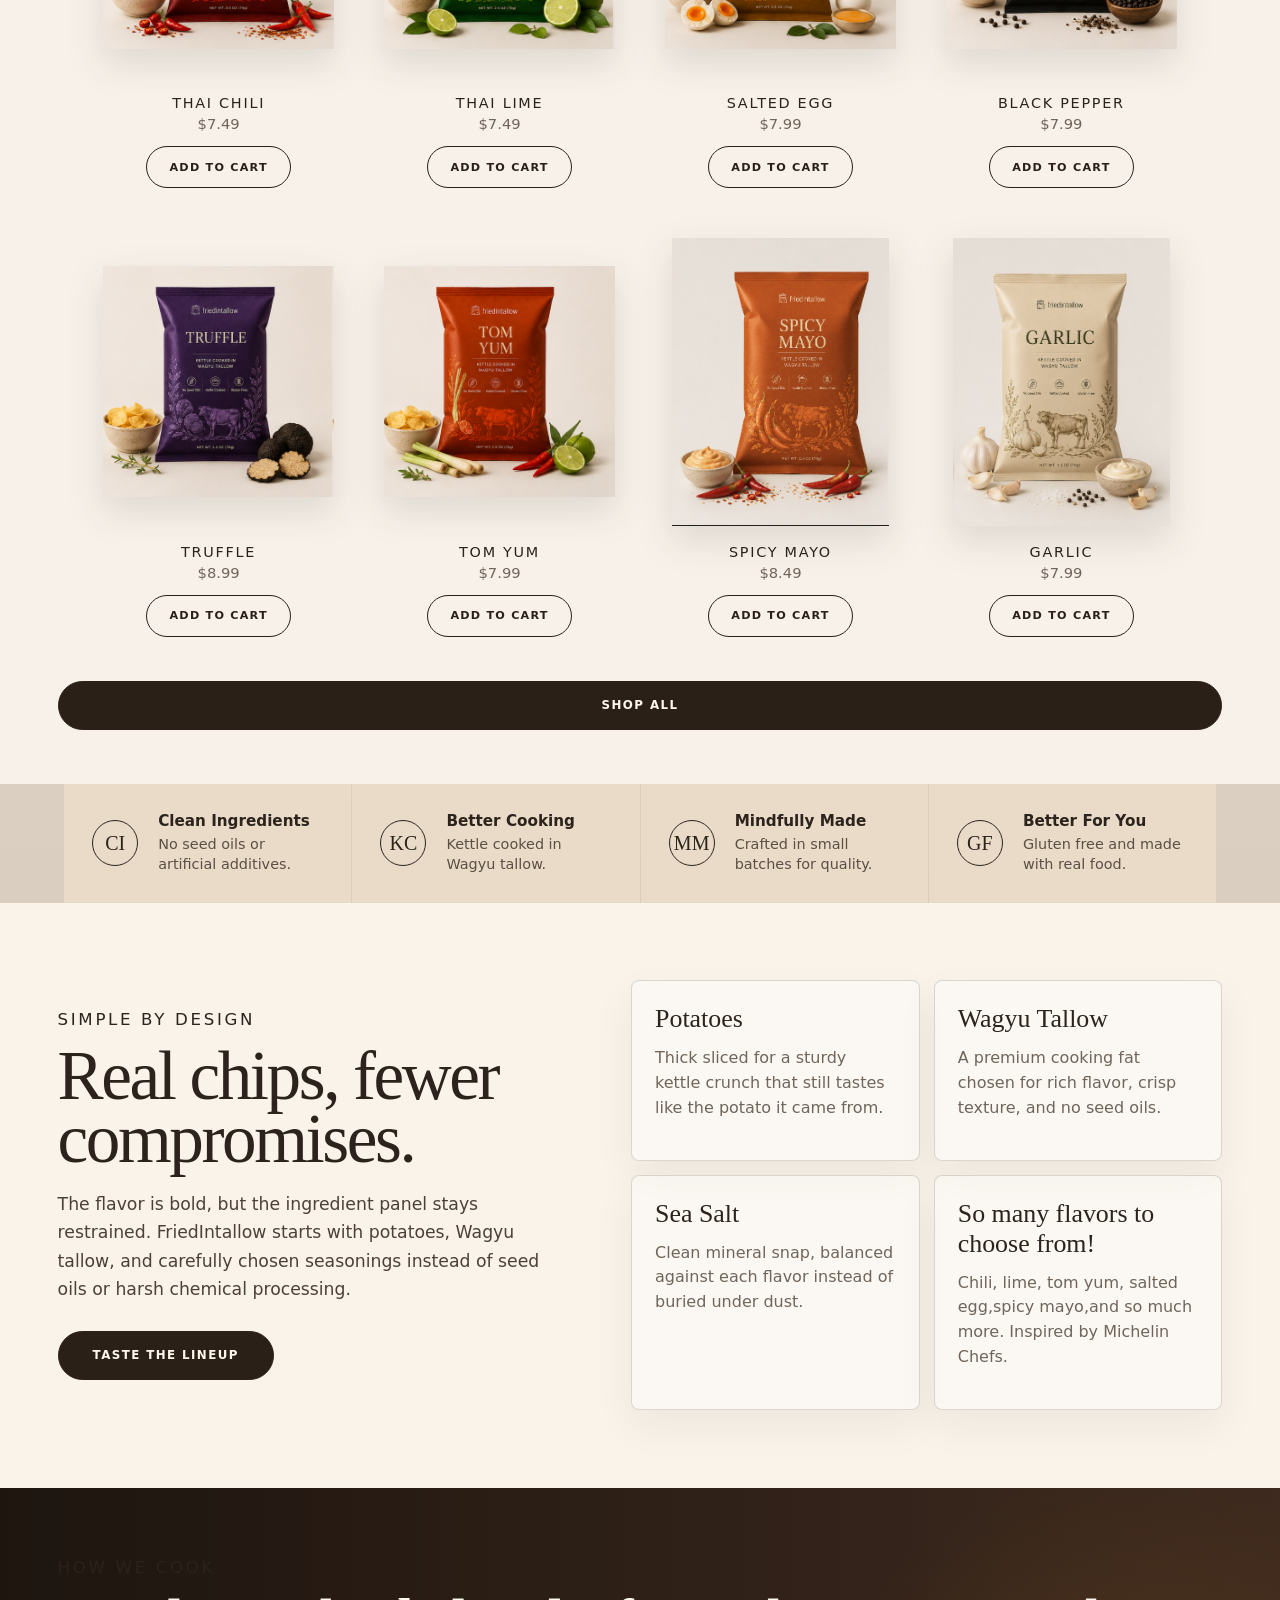
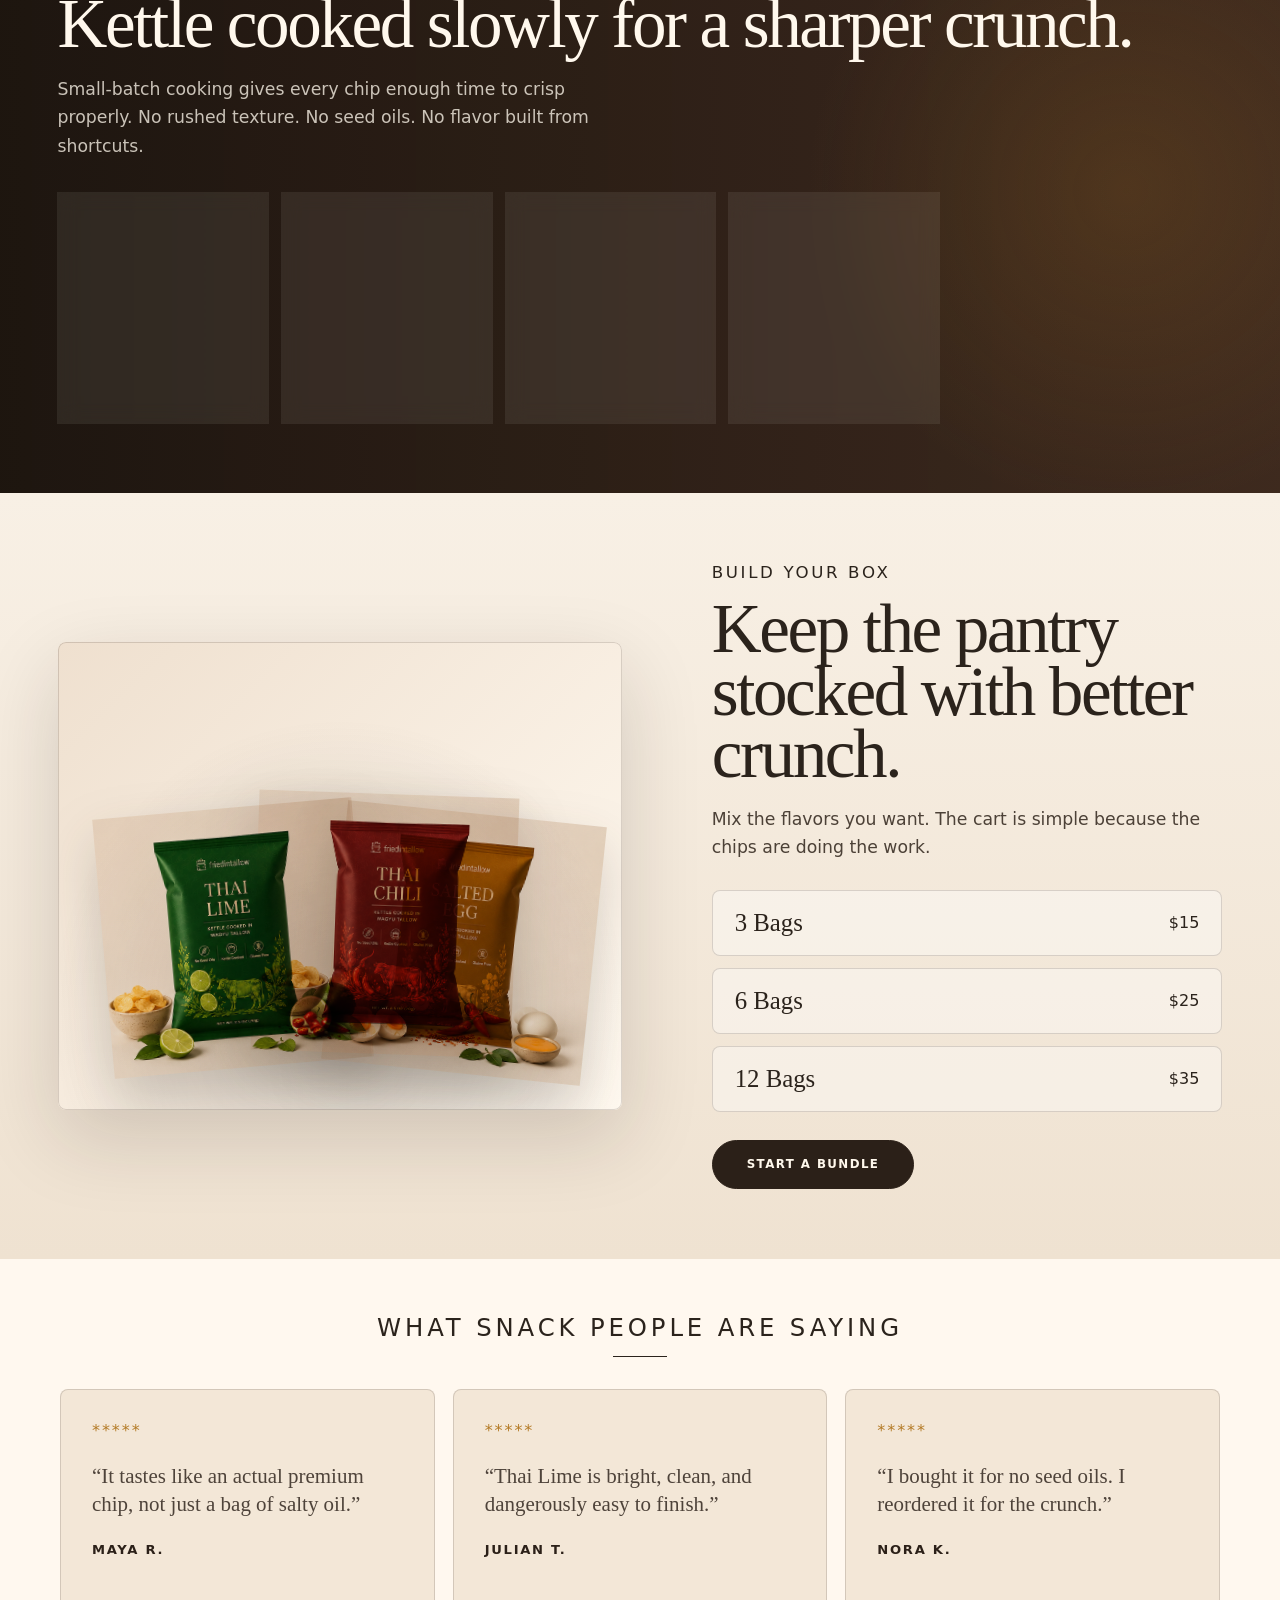
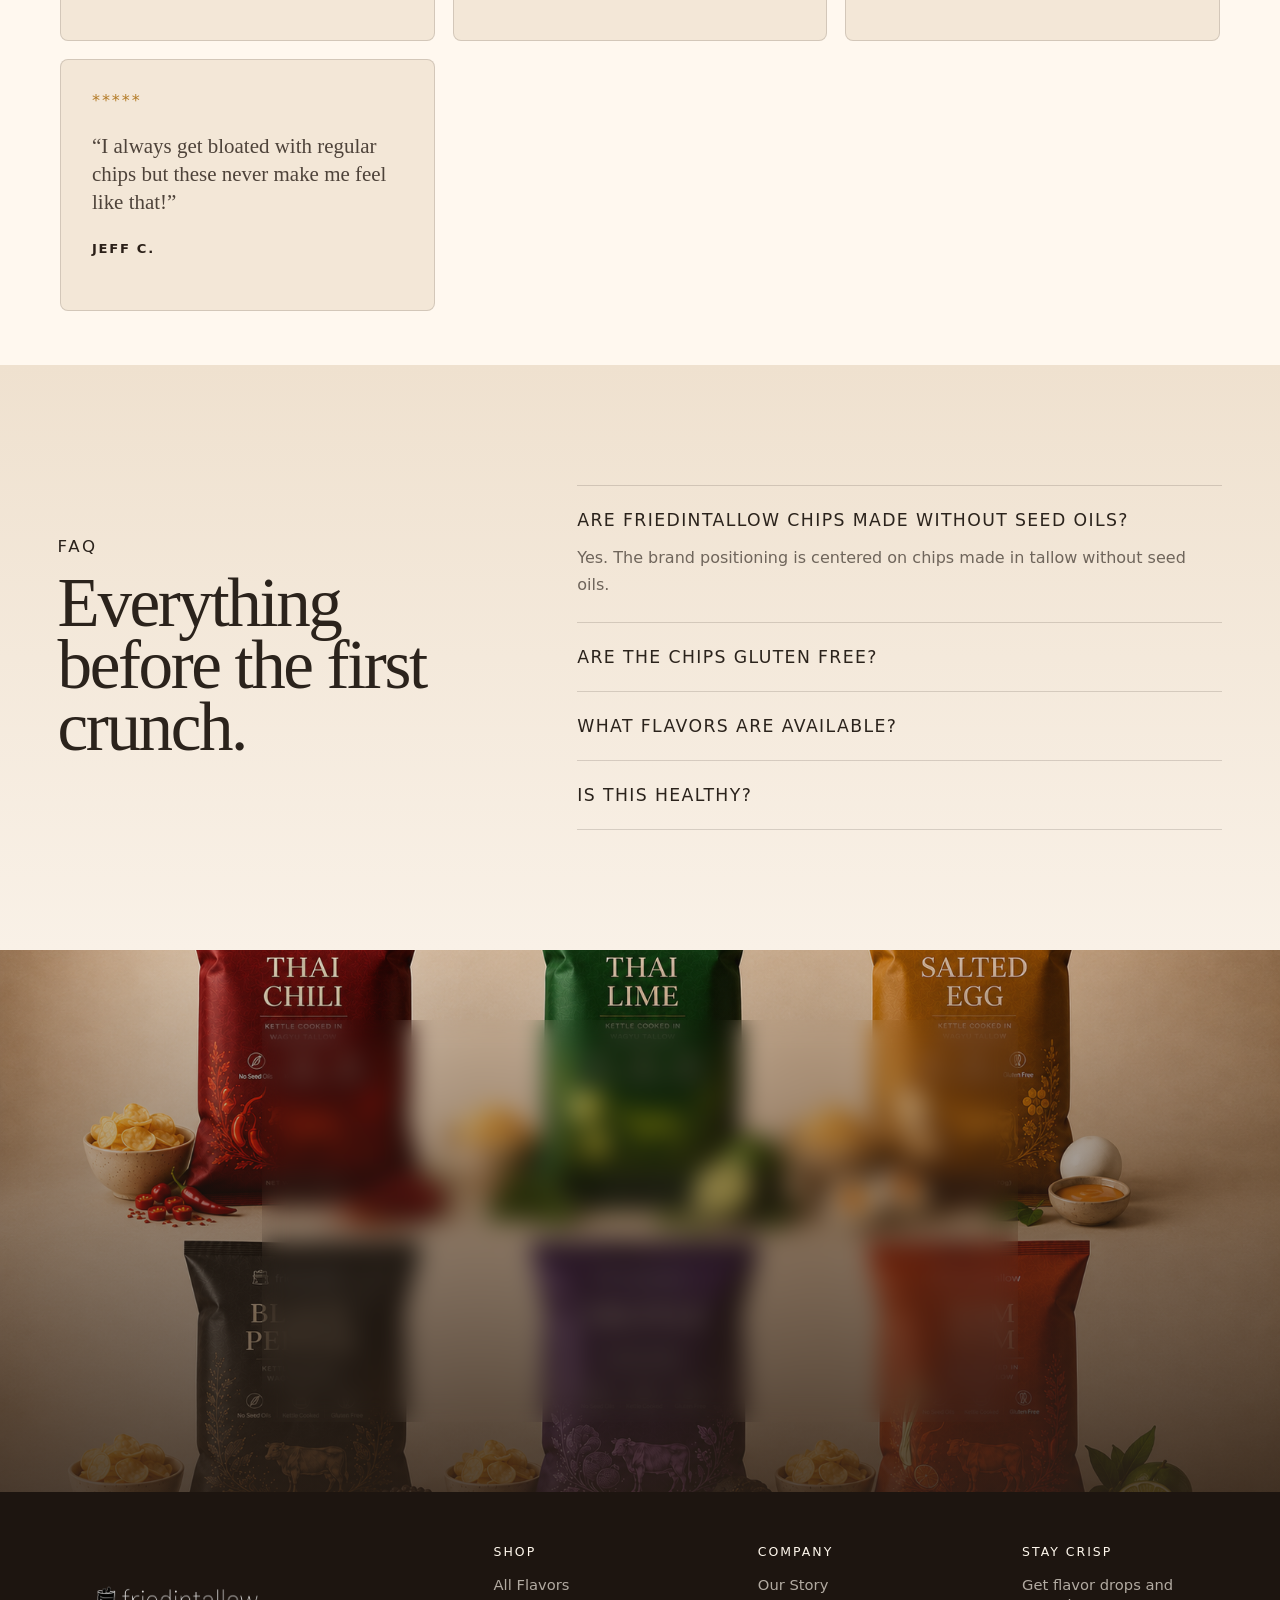
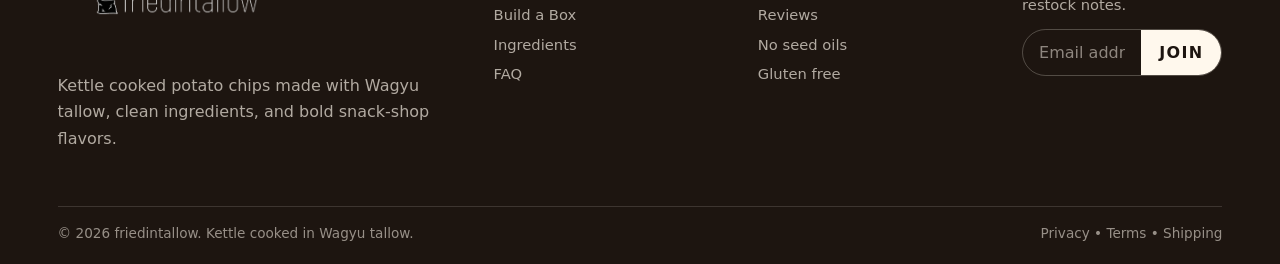
<file: index (5).html>
<!DOCTYPE html>
<html lang="en">
<head>
  <meta charset="UTF-8" />
  <meta name="viewport" content="width=device-width, initial-scale=1.0" />
  <title>friedIntallow | Potato Chips Cooked in Wagyu Tallow</title>
  <style>
    :root {
      --cream: #f4ecdd;
      --cream-2: #fbf7ee;
      --sand: #e5d7c4;
      --ink: #2b231c;
      --muted: #6f655b;
      --line: rgba(43, 35, 28, 0.16);
      --brown: #2b2018;
      --brown-2: #3a2a20;
      --rust: #9b321f;
      --green: #173c26;
      --gold: #b37a25;
      --shadow: 0 28px 80px rgba(36, 26, 17, 0.16);
      --radius: 8px;
    }

    * { box-sizing: border-box; }

    html {
      scroll-behavior: smooth;
      background: var(--cream);
    }

    body {
      margin: 0;
      color: var(--ink);
      background:
        radial-gradient(circle at 8% 2%, rgba(255, 255, 255, 0.92), transparent 32rem),
        linear-gradient(180deg, #f8f0e3 0%, #eee1d0 48%, #f8f1e7 100%);
      font-family: Inter, ui-sans-serif, system-ui, -apple-system, BlinkMacSystemFont, "Segoe UI", sans-serif;
      overflow-x: hidden;
    }

    body::before {
      content: "";
      position: fixed;
      inset: 0;
      z-index: -2;
      pointer-events: none;
      opacity: 0.45;
      background-image:
        linear-gradient(rgba(43, 35, 28, 0.03) 1px, transparent 1px),
        linear-gradient(90deg, rgba(43, 35, 28, 0.025) 1px, transparent 1px);
      background-size: 46px 46px;
      mask-image: linear-gradient(to bottom, black, transparent 80%);
    }

    a { color: inherit; text-decoration: none; }
    img { display: block; max-width: 100%; }
    button, input { font: inherit; }
    button { -webkit-tap-highlight-color: transparent; }
    body.modal-open { overflow: hidden; touch-action: none; }
    :focus-visible {
      outline: 3px solid rgba(155, 50, 31, 0.42);
      outline-offset: 3px;
    }

    .nav {
      position: fixed;
      top: 0;
      left: 0;
      right: 0;
      z-index: 50;
      display: grid;
      grid-template-columns: 1fr auto 1fr;
      align-items: center;
      gap: 28px;
      padding: 31px clamp(40px, 6.3vw, 83px);
      color: var(--ink);
      transition: background 240ms ease, box-shadow 240ms ease, padding 240ms ease;
    }

    .nav.scrolled {
      padding-block: 13px;
      background: rgba(248, 240, 227, 0.88);
      box-shadow: 0 12px 34px rgba(33, 25, 18, 0.08);
      backdrop-filter: blur(18px);
    }

    .logo {
      width: min(279px, 43vw);
      height: 59px;
      object-fit: contain;
      object-position: center;
    }

    .nav-links {
      display: flex;
      justify-content: center;
      align-items: center;
      gap: clamp(18px, 4.5vw, 68px);
      font-size: 0.7rem;
      letter-spacing: 0.18em;
      text-transform: uppercase;
    }

    .nav-links a {
      position: relative;
      padding: 8px 0;
    }

    .nav-links a::after {
      content: "";
      position: absolute;
      left: 0;
      bottom: 0;
      width: 100%;
      height: 1px;
      background: currentColor;
      transform: scaleX(0);
      transform-origin: right;
      transition: transform 220ms ease;
    }

    .nav-links a:hover::after {
      transform: scaleX(1);
      transform-origin: left;
    }

    .cart {
      justify-self: end;
      min-width: 131px;
      padding: 11px 23px;
      border: 1px solid var(--ink);
      border-radius: 999px;
      background: transparent;
      color: var(--ink);
      text-align: center;
      font-size: 0.7rem;
      letter-spacing: 0.12em;
      text-transform: uppercase;
      transition: background 200ms ease, color 200ms ease, transform 200ms ease;
    }

    .cart:hover {
      background: var(--brown);
      color: #fff8ec;
      transform: translateY(-2px);
    }

    .section {
      position: relative;
      min-height: 65vh;
      padding: 70px clamp(20px, 4.5vw, 65px);
      display: grid;
      align-items: center;
      isolation: isolate;
    }

    .section.short {
      min-height: auto;
      padding-block: 54px;
    }

    .hero {
      min-height: 100vh;
      grid-template-columns: minmax(420px, 0.9fr) minmax(460px, 1.1fr);
      gap: clamp(36px, 4vw, 70px);
      padding: 119px clamp(52px, 6.3vw, 97px) 49px;
      background:
        linear-gradient(90deg, rgba(245, 237, 223, 0.94) 0%, rgba(245, 237, 223, 0.74) 29%, rgba(245, 237, 223, 0.08) 52%, rgba(245, 237, 223, 0) 100%),
        url("assets/tallowbackground.png") center / cover no-repeat;
      overflow: hidden;
    }

    .hero::before {
      content: "";
      position: absolute;
      inset: 0;
      z-index: -1;
      opacity: 0.18;
      background:
        radial-gradient(ellipse at 14% 16%, rgba(42, 34, 27, 0.22), transparent 20rem),
        repeating-linear-gradient(126deg, transparent 0 33px, rgba(43, 35, 28, 0.035) 34px 35px);
      mask-image: linear-gradient(116deg, black, transparent 45%);
    }

    .hero::after {
      content: "";
      position: absolute;
      left: 0;
      right: 0;
      bottom: 0;
      z-index: -1;
      height: 16vh;
      background: linear-gradient(180deg, rgba(255, 255, 255, 0), rgba(224, 210, 190, 0.62));
      box-shadow: inset 0 1px rgba(255, 255, 255, 0.58);
    }

    .eyebrow {
      margin: 0 0 16px;
      color: var(--ink);
      font-size: clamp(0.9rem, 1.3vw, 1.19rem);
      letter-spacing: 0.16em;
      text-transform: uppercase;
    }

    h1, h2, h3, p { margin-top: 0; }

    h1 {
      max-width: 576px;
      margin-bottom: 20px;
      font-family: Georgia, "Times New Roman", serif;
      font-size: clamp(5.2rem, 9.2vw, 9.4rem);
      font-weight: 400;
      line-height: 0.82;
      letter-spacing: -0.055em;
    }

    h2 {
      margin-bottom: 20px;
      font-family: Georgia, "Times New Roman", serif;
      font-size: clamp(2.7rem, 5.4vw, 6.1rem);
      font-weight: 400;
      line-height: 0.9;
      letter-spacing: -0.035em;
    }

    h3 {
      margin-bottom: 12px;
      font-size: 0.9rem;
      font-weight: 500;
      letter-spacing: 0.16em;
      text-transform: uppercase;
    }

    .lede {
      max-width: 558px;
      margin-bottom: 27px;
      color: #4c4137;
      font-size: clamp(0.95rem, 1.35vw, 1.22rem);
      line-height: 1.65;
    }

    .button {
      display: inline-flex;
      align-items: center;
      justify-content: center;
      min-height: 49px;
      padding: 0 34px;
      border: 1px solid var(--brown);
      border-radius: 999px;
      background: var(--brown);
      color: #fff8ec;
      font-size: 0.74rem;
      font-weight: 800;
      letter-spacing: 0.12em;
      text-transform: uppercase;
      cursor: pointer;
      transition: transform 200ms ease, background 200ms ease, color 200ms ease, box-shadow 200ms ease;
    }

    .button:hover {
      transform: translateY(-3px);
      box-shadow: 0 18px 36px rgba(43, 32, 24, 0.22);
    }

    .button.light {
      background: transparent;
      color: var(--brown);
    }

    .button.light:hover {
      background: var(--brown);
      color: #fff8ec;
    }

    .hero-actions {
      display: flex;
      flex-wrap: wrap;
      gap: 14px;
      align-items: center;
      margin-bottom: 32px;
    }

    .hero .lede {
      position: relative;
      max-width: 369px;
      margin-bottom: 23px;
      font-size: clamp(1.06rem, 1.62vw, 1.35rem);
      line-height: 1.35;
    }

    .hero .lede::before {
      content: "";
      display: block;
      width: 54px;
      height: 1px;
      margin: 0 0 16px;
      background: var(--ink);
      opacity: 0.76;
    }

    .feature-icons {
      display: grid;
      grid-template-columns: repeat(3, minmax(0, 150px));
      gap: 27px;
      margin-top: 31px;
    }

    .mini-icon {
      display: grid;
      justify-items: center;
      gap: 10px;
      color: #372b22;
      text-align: center;
      font-size: 0.77rem;
    }

    .mini-icon span {
      display: grid;
      place-items: center;
      width: 54px;
      height: 54px;
      border: 1px solid var(--ink);
      border-radius: 50%;
      font-family: Georgia, "Times New Roman", serif;
      width: 49px;
      height: 49px;
      font-size: 1.22rem;
    }

    .story {
      grid-template-columns: minmax(300px, 0.9fr) minmax(0, 1fr);
      gap: clamp(36px, 7vw, 110px);
      min-height: 347px;
      padding-top: 38px;
      padding-bottom: 38px;
      background: #efebe5 url("assets/section2.png") center / cover no-repeat;
      border-top: 1px solid rgba(82, 72, 62, 0.08);
      border-bottom: 1px solid rgba(82, 72, 62, 0.08);
    }

    .engraving {
      display: grid;
      place-items: center;
      min-height: 207px;
      color: #84786c;
    }

    .story-art {
      width: min(560px, 100%);
      opacity: 0;
      pointer-events: none;
    }

    .text-link {
      display: inline-flex;
      align-items: center;
      gap: 18px;
      color: var(--brown);
      font-size: 0.8rem;
      font-weight: 800;
      letter-spacing: 0.12em;
      text-transform: uppercase;
      border-bottom: 1px solid currentColor;
      padding-bottom: 6px;
    }

    .text-link::after {
      content: "\2192";
      font-size: 1.35rem;
      line-height: 1;
      transition: transform 200ms ease;
    }

    .text-link:hover::after { transform: translateX(5px); }

    .flavors {
      background: #f7f1e9;
      text-align: center;
      overflow: hidden;
    }

    .section-kicker {
      margin-bottom: 32px;
      font-size: clamp(1rem, 1.9vw, 1.58rem);
      font-weight: 400;
      letter-spacing: 0.16em;
      text-transform: uppercase;
    }

    .section-kicker::after {
      content: "";
      display: block;
      width: 54px;
      height: 1px;
      margin: 14px auto 0;
      background: currentColor;
    }

    .product-row {
      display: grid;
      grid-template-columns: repeat(4, minmax(180px, 1fr));
      gap: clamp(16px, 2vw, 31px);
      align-items: end;
      max-width: 1098px;
      margin: 0 auto 32px;
    }

    .product-card {
      position: relative;
      padding: 12px;
      border-radius: var(--radius);
      transition: transform 260ms ease;
      display: grid;
      justify-items: center;
    }

    .product-card:hover {
      transform: translateY(-12px);
    }

    .product-card img {
      width: 100%;
      height: 288px;
      max-width: 100%;
      object-fit: contain;
      border-radius: 0;
      filter: drop-shadow(0 14px 18px rgba(42, 31, 22, 0.12));
      mix-blend-mode: multiply;
    }

    .pack {
      position: relative;
      display: grid;
      place-items: center;
      width: min(190px, 100%);
      height: 300px;
      color: #f7e8c9;
      border-radius: 6px 6px 14px 14px;
      background:
        linear-gradient(100deg, rgba(255, 255, 255, 0.16), transparent 22%, rgba(0, 0, 0, 0.13) 86%),
        linear-gradient(180deg, rgba(255, 255, 255, 0.08), transparent 16%),
        var(--pack-color, #8b2f20);
      box-shadow:
        inset 0 8px 0 rgba(0, 0, 0, 0.18),
        inset 0 -9px 0 rgba(0, 0, 0, 0.14),
        0 18px 25px rgba(42, 31, 22, 0.18);
      overflow: hidden;
    }

    .pack::before,
    .pack::after {
      content: "";
      position: absolute;
      left: 0;
      right: 0;
      height: 8px;
      background: repeating-linear-gradient(180deg, rgba(0, 0, 0, 0.18) 0 1px, transparent 1px 3px);
      opacity: 0.7;
    }

    .pack::before { top: 8px; }
    .pack::after { bottom: 8px; }

    .pack-brand {
      position: absolute;
      top: 36px;
      font-size: 0.62rem;
      letter-spacing: 0.06em;
      opacity: 0.9;
    }

    .pack-name {
      max-width: 150px;
      font-family: Georgia, "Times New Roman", serif;
      font-size: 2rem;
      line-height: 0.95;
      letter-spacing: 0.02em;
      text-transform: uppercase;
    }

    .pack-made {
      position: absolute;
      top: 132px;
      font-size: 0.68rem;
      line-height: 1.25;
      opacity: 0.9;
    }

    .pack-icons {
      position: absolute;
      top: 174px;
      display: flex;
      gap: 10px;
      font-size: 0.5rem;
      letter-spacing: 0.02em;
      opacity: 0.75;
    }

    .pack-art {
      position: absolute;
      left: 18px;
      right: 18px;
      bottom: 36px;
      height: 56px;
      border: 1px solid currentColor;
      border-top: 0;
      border-radius: 50%;
      opacity: 0.42;
    }

    .pack.small {
      width: 205px;
      height: 322px;
      transform-origin: center bottom;
    }

    .pack.green { --pack-color: #1f4428; color: #cbdc8f; }
    .pack.gold { --pack-color: #a46e22; color: #f3dfac; }
    .pack.orange { --pack-color: #a9481f; color: #f6d0a2; }
    .pack.cream { --pack-color: #b95d25; color: #ffe0b4; }

    .product-card h3 {
      margin-top: 18px;
      margin-bottom: 4px;
      letter-spacing: 0.12em;
    }

    .product-card p {
      margin: 0;
      color: var(--muted);
      font-size: 0.92rem;
    }

    .benefit-bar {
      display: grid;
      grid-template-columns: repeat(4, minmax(0, 1fr));
      gap: 1px;
      padding: 0 clamp(22px, 5vw, 72px);
      background: rgba(43, 35, 28, 0.11);
    }

    .benefit {
      display: grid;
      grid-template-columns: 48px 1fr;
      gap: 18px;
      align-items: center;
      min-height: 119px;
      padding: 22px clamp(13px, 2.2vw, 29px);
      background: #eadbc8;
      text-align: left;
    }

    .benefit .mini {
      display: grid;
      place-items: center;
      width: 46px;
      height: 46px;
      border: 1px solid var(--ink);
      border-radius: 50%;
      font-family: Georgia, "Times New Roman", serif;
      font-size: 1.25rem;
    }

    .benefit strong {
      display: block;
      margin-bottom: 4px;
      font-size: 0.95rem;
      font-weight: 700;
    }

    .benefit span {
      color: #5b4f45;
      font-size: 0.9rem;
      line-height: 1.35;
    }

    .ingredients {
      grid-template-columns: minmax(0, 0.9fr) minmax(360px, 1.1fr);
      gap: clamp(34px, 7vw, 92px);
      background: #f9f3ea;
    }

    .ingredient-stack {
      display: grid;
      grid-template-columns: repeat(2, minmax(0, 1fr));
      gap: 14px;
    }

    .ingredient-card {
      min-height: 176px;
      padding: 23px;
      border: 1px solid var(--line);
      border-radius: var(--radius);
      background: rgba(255, 255, 255, 0.42);
      box-shadow: 0 16px 42px rgba(43, 32, 24, 0.06);
    }

    .ingredient-card strong {
      display: block;
      margin-bottom: 12px;
      font-family: Georgia, "Times New Roman", serif;
      font-size: 1.62rem;
      font-weight: 400;
    }

    .ingredient-card p {
      color: var(--muted);
      line-height: 1.55;
    }

    .process {
      color: #fff8ed;
      background:
        radial-gradient(circle at 88% 50%, rgba(164, 110, 34, 0.2), transparent 20rem),
        linear-gradient(90deg, rgba(29, 21, 15, 0.98), rgba(64, 43, 31, 0.9)),
        #2b2018;
      overflow: hidden;
    }

    .process .lede {
      color: rgba(255, 248, 237, 0.76);
    }

    .steps {
      display: grid;
      grid-template-columns: repeat(4, minmax(0, 1fr));
      gap: 13px;
      margin-top: 32px;
      max-width: 882px;
    }

    .step {
      min-height: 223px;
      padding: 22px;
      border: 1px solid rgba(255, 248, 237, 0.2);
      border-radius: var(--radius);
      background: rgba(255, 248, 237, 0.08);
      backdrop-filter: blur(10px);
    }

    .step span {
      display: grid;
      place-items: center;
      width: 42px;
      height: 42px;
      margin-bottom: 42px;
      border: 1px solid rgba(255, 248, 237, 0.66);
      border-radius: 50%;
      font-family: Georgia, "Times New Roman", serif;
      font-size: 1.3rem;
    }

    .bundle {
      grid-template-columns: minmax(360px, 1.05fr) minmax(0, 0.95fr);
      gap: clamp(34px, 7vw, 96px);
      background: linear-gradient(180deg, #f8f0e5 0%, #efe2d1 100%);
    }

    .bundle-stage {
      position: relative;
      min-height: 468px;
      border-radius: var(--radius);
      background:
        radial-gradient(circle at 50% 78%, rgba(43, 35, 28, 0.18), transparent 18rem),
        linear-gradient(135deg, #efe0cf, #fff9f0);
      box-shadow: inset 0 0 0 1px var(--line), var(--shadow);
      overflow: hidden;
    }

    .bundle-stage img {
      position: absolute;
      width: min(285px, 46%);
      border-radius: 0;
      filter: drop-shadow(0 22px 26px rgba(42, 31, 22, 0.18));
      mix-blend-mode: multiply;
    }

    .bundle-stage img:nth-child(1) { left: 8%; bottom: 9%; transform: rotate(-5deg); }
    .bundle-stage img:nth-child(2) { left: 35%; bottom: 12%; z-index: 2; transform: rotate(2deg); }
    .bundle-stage img:nth-child(3) { right: 5%; bottom: 8%; transform: rotate(6deg); }

    .plans {
      display: grid;
      gap: 12px;
      margin: 28px 0;
    }

    .plan {
      display: flex;
      align-items: center;
      justify-content: space-between;
      gap: 18px;
      padding: 18px 22px;
      border: 1px solid var(--line);
      border-radius: var(--radius);
      background: rgba(255, 255, 255, 0.38);
    }

    .plan strong {
      font-family: Georgia, "Times New Roman", serif;
      font-size: 1.55rem;
      font-weight: 400;
    }

    .reviews {
      background: #fff8ef;
      text-align: center;
    }

    .quote-grid {
      display: grid;
      grid-template-columns: repeat(3, minmax(0, 1fr));
      gap: 18px;
      max-width: 1160px;
      margin: 0 auto;
    }

    .quote {
      min-height: 252px;
      padding: 31px;
      border: 1px solid var(--line);
      border-radius: var(--radius);
      background: #f3e7d7;
      text-align: left;
    }

    .quote .stars {
      margin-bottom: 22px;
      color: var(--gold);
      letter-spacing: 0.12em;
    }

    .quote p {
      color: #4e433a;
      font-family: Georgia, "Times New Roman", serif;
      font-size: 1.31rem;
      line-height: 1.35;
    }

    .quote strong {
      color: var(--brown);
      font-size: 0.82rem;
      letter-spacing: 0.13em;
      text-transform: uppercase;
    }

    .faq {
      grid-template-columns: minmax(0, 0.8fr) minmax(360px, 1.2fr);
      gap: clamp(34px, 7vw, 96px);
      background: linear-gradient(180deg, #efe1cf, #f9f1e7);
    }

    details {
      border-top: 1px solid var(--line);
      padding: 24px 0;
    }

    details:last-child { border-bottom: 1px solid var(--line); }

    summary {
      cursor: pointer;
      list-style: none;
      font-size: 1.08rem;
      letter-spacing: 0.08em;
      text-transform: uppercase;
    }

    summary::-webkit-details-marker { display: none; }

    details p {
      max-width: 740px;
      margin: 14px 0 0;
      color: var(--muted);
      line-height: 1.7;
    }

    .final {
      min-height: 52vh;
      background:
        linear-gradient(180deg, rgba(43, 32, 24, 0.12), rgba(43, 32, 24, 0.82)),
        url("lastsection.png") center / cover no-repeat;
      color: #fff8ed;
      text-align: center;
    }

    .final-card {
      max-width: 756px;
      margin: auto;
      padding: clamp(30px, 5vw, 58px);
      border: 1px solid rgba(255, 248, 237, 0.22);
      border-radius: var(--radius);
      background: rgba(43, 32, 24, 0.46);
      box-shadow: 0 28px 90px rgba(0, 0, 0, 0.26);
      backdrop-filter: blur(12px);
    }

    .final .lede {
      margin-inline: auto;
      color: rgba(255, 248, 237, 0.78);
    }

    footer {
      padding: 52px clamp(20px, 4.5vw, 65px) 23px;
      background: #1d1510;
      color: rgba(255, 248, 237, 0.72);
    }

    .footer-grid {
      display: grid;
      grid-template-columns: minmax(260px, 1.3fr) repeat(3, minmax(150px, 0.7fr));
      gap: clamp(28px, 5vw, 78px);
      align-items: start;
    }

    .footer-logo {
      width: 225px;
      margin-bottom: 18px;
      filter: invert(1);
      opacity: 0.9;
    }

    .footer-about p {
      max-width: 380px;
      color: rgba(255, 248, 237, 0.66);
      line-height: 1.65;
    }

    .footer-col h3 {
      margin-bottom: 16px;
      color: #fff8ed;
      font-size: 0.78rem;
      letter-spacing: 0.16em;
    }

    .footer-col a,
    .footer-col span {
      display: block;
      margin-bottom: 10px;
      color: rgba(255, 248, 237, 0.66);
      font-size: 0.92rem;
      line-height: 1.35;
    }

    .footer-col a:hover {
      color: #fff8ed;
    }

    .newsletter {
      display: flex;
      margin-top: 14px;
      border: 1px solid rgba(255, 248, 237, 0.24);
      border-radius: 999px;
      overflow: hidden;
    }

    .newsletter input {
      min-width: 0;
      width: 100%;
      border: 0;
      padding: 13px 16px;
      color: #fff8ed;
      background: transparent;
      outline: 0;
    }

    .newsletter input::placeholder {
      color: rgba(255, 248, 237, 0.5);
    }

    .newsletter button {
      border: 0;
      padding: 0 18px;
      background: #fff8ed;
      color: #1d1510;
      font-weight: 800;
      letter-spacing: 0.08em;
      text-transform: uppercase;
      cursor: pointer;
    }

    .footer-bottom {
      display: flex;
      justify-content: space-between;
      gap: 18px;
      flex-wrap: wrap;
      margin-top: 38px;
      padding-top: 18px;
      border-top: 1px solid rgba(255, 248, 237, 0.14);
      color: rgba(255, 248, 237, 0.54);
      font-size: 0.85rem;
    }

    .reveal {
      opacity: 0;
      transform: translateY(24px);
      transition: opacity 800ms ease, transform 800ms ease;
    }

    .reveal.visible {
      opacity: 1;
      transform: translateY(0);
    }

    .stagger > * {
      opacity: 0;
      transform: translateY(22px);
      transition: opacity 650ms ease, transform 650ms ease;
    }

    .stagger.visible > * {
      opacity: 1;
      transform: translateY(0);
    }

    .stagger.visible > *:nth-child(2) { transition-delay: 80ms; }
    .stagger.visible > *:nth-child(3) { transition-delay: 160ms; }
    .stagger.visible > *:nth-child(4) { transition-delay: 240ms; }
    .stagger.visible > *:nth-child(5) { transition-delay: 320ms; }

    @keyframes float-bag {
      0%, 100% { transform: translateY(0) rotate(0deg); }
      50% { transform: translateY(-16px) rotate(0.8deg); }
    }

    @keyframes hero-rise {
      from { opacity: 0; transform: translateY(28px) scale(0.985); }
      to { opacity: 1; transform: translateY(0) scale(1); }
    }

    @media (max-width: 1040px) {
      .nav {
        grid-template-columns: auto 1fr auto;
      }

      .nav-links {
        gap: 22px;
      }

      .hero,
      .story,
      .ingredients,
      .bundle,
      .faq {
        grid-template-columns: 1fr;
      }

      .product-row {
        grid-template-columns: repeat(3, minmax(0, 1fr));
      }

      .benefit-bar,
      .steps,
      .quote-grid {
        grid-template-columns: repeat(2, minmax(0, 1fr));
      }
    }

    @media (max-width: 720px) {
      .nav {
        padding: 14px 16px;
        grid-template-columns: 1fr auto;
      }

      .logo {
        width: 171px;
        height: 48px;
      }

      .nav-links {
        display: none;
      }

      .cart {
        min-width: auto;
        padding: 9px 13px;
      }

      .section {
        padding: 65px 16px 50px;
      }

      .hero {
        min-height: 100vh;
        grid-template-columns: 1fr;
        padding-top: 97px;
        padding-bottom: 41vh;
        background:
          linear-gradient(180deg, rgba(245, 237, 223, 0.97) 0%, rgba(245, 237, 223, 0.88) 44%, rgba(245, 237, 223, 0.12) 76%, rgba(245, 237, 223, 0) 100%),
          url("assets/tallowbackground.png") 68% bottom / auto 100% no-repeat;
      }

      .section.short {
        padding-block: 47px;
      }

      .story {
        min-height: auto;
        padding-top: 198px;
        background: #efebe5 url("assets/section2.png") left top / auto 100% no-repeat;
      }

      .footer-grid {
        grid-template-columns: 1fr;
      }

      .newsletter {
        max-width: 420px;
      }

      h1 {
        font-size: clamp(4rem, 20.7vw, 6.1rem);
      }

      .feature-icons,
      .ingredient-stack,
      .product-row,
      .benefit-bar,
      .steps,
      .quote-grid {
        grid-template-columns: 1fr;
      }

      .product-row {
        max-width: 369px;
      }

      .hero-actions {
        align-items: stretch;
        flex-direction: column;
      }

      .button {
        width: 100%;
      }

      .bundle-stage {
        min-height: 360px;
      }

      .bundle-stage img {
        width: 48%;
      }
    }

    /* Mobile navigation, cart, and responsive refinements */
    .mobile-menu-toggle {
      display: none;
      width: 44px;
      height: 44px;
      padding: 10px;
      border: 0;
      background: transparent;
      color: inherit;
      cursor: pointer;
    }

    .mobile-menu-toggle span {
      display: block;
      width: 22px;
      height: 1px;
      margin: 5px auto;
      background: currentColor;
      transition: transform 200ms ease, opacity 200ms ease;
    }

    .mobile-menu-toggle[aria-expanded="true"] span:nth-child(1) {
      transform: translateY(6px) rotate(45deg);
    }

    .mobile-menu-toggle[aria-expanded="true"] span:nth-child(2) { opacity: 0; }

    .mobile-menu-toggle[aria-expanded="true"] span:nth-child(3) {
      transform: translateY(-6px) rotate(-45deg);
    }

    .mobile-menu {
      position: fixed;
      top: 72px;
      left: 12px;
      right: 12px;
      z-index: 49;
      display: grid;
      gap: 2px;
      padding: 12px;
      border: 1px solid var(--line);
      border-radius: 14px;
      background: rgba(248, 240, 227, 0.97);
      box-shadow: var(--shadow);
      backdrop-filter: blur(18px);
    }

    .mobile-menu[hidden] { display: none; }

    .mobile-menu a {
      min-height: 48px;
      display: flex;
      align-items: center;
      padding: 0 14px;
      border-radius: 9px;
      font-size: 0.78rem;
      letter-spacing: 0.13em;
      text-transform: uppercase;
    }

    .mobile-menu a:hover { background: rgba(43, 35, 28, 0.07); }

    .cart {
      min-height: 44px;
      cursor: pointer;
    }

    .add-to-cart {
      min-height: 42px;
      margin-top: 14px;
      padding: 0 22px;
      border: 1px solid var(--brown);
      border-radius: 999px;
      background: transparent;
      color: var(--brown);
      font-size: 0.7rem;
      font-weight: 800;
      letter-spacing: 0.11em;
      text-transform: uppercase;
      cursor: pointer;
      transition: background 180ms ease, color 180ms ease, transform 180ms ease;
    }

    .add-to-cart:hover {
      background: var(--brown);
      color: #fff8ec;
      transform: translateY(-2px);
    }

    .cart-backdrop {
      position: fixed;
      inset: 0;
      z-index: 100;
      display: grid;
      place-items: center;
      padding: 20px;
      background: rgba(29, 21, 16, 0.58);
      opacity: 0;
      visibility: hidden;
      transition: opacity 220ms ease, visibility 220ms ease;
    }

    .cart-backdrop.open {
      opacity: 1;
      visibility: visible;
    }

    .cart-modal {
      width: min(620px, 100%);
      max-height: min(760px, calc(100svh - 40px));
      display: grid;
      grid-template-rows: auto minmax(0, 1fr) auto;
      overflow: hidden;
      border: 1px solid rgba(255, 248, 237, 0.32);
      border-radius: 18px;
      background: var(--cream-2);
      box-shadow: 0 36px 110px rgba(0, 0, 0, 0.34);
      transform: translateY(20px) scale(0.985);
      transition: transform 220ms ease;
    }

    .cart-backdrop.open .cart-modal { transform: translateY(0) scale(1); }

    .cart-modal-header,
    .cart-modal-footer {
      padding: 20px 22px;
      background: rgba(244, 236, 221, 0.96);
    }

    .cart-modal-header {
      display: flex;
      align-items: center;
      justify-content: space-between;
      gap: 18px;
      border-bottom: 1px solid var(--line);
    }

    .cart-modal-header h2 {
      margin: 0;
      font-size: clamp(2rem, 7vw, 3.2rem);
      line-height: 1;
    }

    .cart-close {
      flex: 0 0 auto;
      width: 44px;
      height: 44px;
      border: 1px solid var(--line);
      border-radius: 50%;
      background: transparent;
      color: var(--ink);
      font-size: 1.5rem;
      cursor: pointer;
    }

    .cart-items {
      min-height: 160px;
      overflow-y: auto;
      overscroll-behavior: contain;
      padding: 8px 22px;
    }

    .cart-empty {
      min-height: 220px;
      display: grid;
      place-items: center;
      padding: 30px;
      color: var(--muted);
      text-align: center;
      line-height: 1.6;
    }

    .cart-item {
      display: grid;
      grid-template-columns: 74px minmax(0, 1fr) auto;
      gap: 15px;
      align-items: center;
      padding: 14px 0;
      border-bottom: 1px solid var(--line);
    }

    .cart-item img {
      width: 74px;
      height: 92px;
      object-fit: contain;
      filter: drop-shadow(0 8px 10px rgba(42, 31, 22, 0.12));
      mix-blend-mode: multiply;
    }

    .cart-item-name {
      margin-bottom: 5px;
      font-family: Georgia, "Times New Roman", serif;
      font-size: 1.2rem;
    }

    .cart-item-price { color: var(--muted); font-size: 0.9rem; }

    .cart-item-actions {
      display: grid;
      justify-items: end;
      gap: 8px;
    }

    .quantity-control {
      display: inline-grid;
      grid-template-columns: 34px 34px 34px;
      align-items: center;
      overflow: hidden;
      border: 1px solid var(--line);
      border-radius: 999px;
      background: rgba(255, 255, 255, 0.5);
    }

    .quantity-control button {
      width: 34px;
      height: 34px;
      border: 0;
      background: transparent;
      cursor: pointer;
    }

    .quantity-control span { text-align: center; font-size: 0.86rem; }

    .remove-item {
      border: 0;
      padding: 3px 0;
      background: transparent;
      color: var(--rust);
      font-size: 0.72rem;
      text-decoration: underline;
      cursor: pointer;
    }

    .cart-modal-footer { border-top: 1px solid var(--line); }

    .cart-summary {
      display: flex;
      align-items: center;
      justify-content: space-between;
      gap: 18px;
      margin-bottom: 14px;
      font-size: 1rem;
    }

    .cart-summary strong {
      font-family: Georgia, "Times New Roman", serif;
      font-size: 1.55rem;
      font-weight: 400;
    }

    .checkout-button { width: 100%; }

    .checkout-button[disabled] {
      opacity: 0.55;
      cursor: not-allowed;
      transform: none;
      box-shadow: none;
    }

    .cart-note,
    .cart-error {
      margin: 10px 0 0;
      font-size: 0.8rem;
      line-height: 1.45;
      text-align: center;
    }

    .cart-note { color: var(--muted); }
    .cart-error { color: var(--rust); }

    .toast {
      position: fixed;
      left: 50%;
      bottom: max(22px, env(safe-area-inset-bottom));
      z-index: 130;
      max-width: calc(100vw - 32px);
      padding: 12px 18px;
      border-radius: 999px;
      background: var(--brown);
      color: #fff8ec;
      font-size: 0.84rem;
      box-shadow: 0 18px 42px rgba(0, 0, 0, 0.25);
      opacity: 0;
      pointer-events: none;
      transform: translate(-50%, 18px);
      transition: opacity 180ms ease, transform 180ms ease;
    }

    .toast.show {
      opacity: 1;
      transform: translate(-50%, 0);
    }

    @media (max-width: 720px) {
      .nav {
        grid-template-columns: minmax(0, 1fr) auto auto;
        gap: 5px;
        padding: 12px max(14px, env(safe-area-inset-right)) 12px max(14px, env(safe-area-inset-left));
      }

      .nav.scrolled { padding-block: 9px; }

      .logo {
        width: min(166px, 46vw);
        height: 48px;
        object-position: left center;
      }

      .mobile-menu-toggle { display: block; }

      .cart {
        min-width: auto;
        min-height: 42px;
        padding: 9px 12px;
        font-size: 0.64rem;
      }

      .section { padding: 62px 18px; }

      .hero {
        min-height: 100svh;
        align-items: start;
        padding: 104px 18px max(300px, 39svh);
      }

      h1 {
        max-width: 100%;
        font-size: clamp(3.65rem, 19vw, 5.5rem);
        line-height: 0.86;
      }

      h2 {
        font-size: clamp(2.45rem, 12vw, 4.4rem);
        line-height: 0.94;
      }

      .hero .lede { max-width: 290px; font-size: 1.05rem; }

      .feature-icons {
        grid-template-columns: repeat(3, minmax(0, 1fr));
        gap: 10px;
      }

      .mini-icon { gap: 8px; font-size: 0.68rem; }

      .mini-icon span {
        width: 44px;
        height: 44px;
        font-size: 1rem;
      }

      .product-row {
        grid-template-columns: repeat(2, minmax(0, 1fr));
        gap: 14px 8px;
        max-width: 520px;
        align-items: stretch;
      }

      .product-card {
        align-content: start;
        padding: 8px 4px 12px;
      }

      .product-card:hover { transform: none; }

      .product-card img { height: clamp(168px, 48vw, 225px); }

      .product-card h3 {
        min-height: 2.3em;
        display: grid;
        place-items: center;
        margin-top: 10px;
        font-size: 0.76rem;
        line-height: 1.2;
      }

      .product-card p { font-size: 0.86rem; }

      .add-to-cart {
        width: 100%;
        min-height: 40px;
        margin-top: 10px;
        padding-inline: 10px;
        font-size: 0.62rem;
      }

      .benefit-bar { padding: 0 18px; }
      .benefit { min-height: 104px; }
      .bundle-stage { min-height: 330px; }
      .bundle-stage img { width: 49%; }
      .quote { min-height: auto; padding: 24px; }
      .final { padding-block: 72px; }
      .final-card { padding: 34px 20px; }
      footer { padding-inline: 18px; }

      .cart-backdrop {
        align-items: end;
        padding: 0;
      }

      .cart-modal {
        width: 100%;
        max-height: min(88svh, 760px);
        border-radius: 20px 20px 0 0;
        transform: translateY(100%);
      }

      .cart-backdrop.open .cart-modal { transform: translateY(0); }

      .cart-modal-header,
      .cart-modal-footer { padding: 17px 16px; }

      .cart-items { padding-inline: 16px; }

      .cart-item {
        grid-template-columns: 60px minmax(0, 1fr);
        gap: 12px;
      }

      .cart-item img {
        width: 60px;
        height: 78px;
      }

      .cart-item-actions {
        grid-column: 2;
        grid-row: 2;
        justify-items: start;
        grid-auto-flow: column;
        align-items: center;
        justify-content: space-between;
        width: 100%;
      }
    }

    @media (max-width: 420px) {
      .nav { padding-inline: 10px; }
      .logo { width: min(142px, 42vw); }
      .mobile-menu-toggle { width: 40px; height: 40px; padding: 8px; }

      .cart {
        min-height: 40px;
        padding-inline: 10px;
        letter-spacing: 0.08em;
      }

      .section,
      .hero { padding-inline: 15px; }

      h1 { font-size: clamp(3.25rem, 18.4vw, 4.6rem); }
      .feature-icons { gap: 6px; }
      .mini-icon { font-size: 0.62rem; }
      .product-row { gap-inline: 5px; }
      .product-card img { height: 160px; }
      .product-card h3 { font-size: 0.7rem; }

      .add-to-cart {
        font-size: 0.58rem;
        letter-spacing: 0.08em;
      }
    }

    @media (prefers-reduced-motion: reduce) {
      html { scroll-behavior: auto; }
      *, *::before, *::after {
        animation-duration: 0.01ms !important;
        animation-iteration-count: 1 !important;
        transition-duration: 0.01ms !important;
      }
    }

  </style>
</head>
<body>
  <nav class="nav" aria-label="Primary navigation">
    <a href="#top" aria-label="friedIntallow home">
      <img class="logo" src="assets/friedintallow-logo-transparent.png" alt="FriedIntallow" />
    </a>
    <div class="nav-links">
      <a href="#shop">Shop</a>
      <a href="#story">Our Story</a>
      <a href="#ingredients">Ingredients</a>
      <a href="#faq">FAQ</a>
    </div>
    <button class="mobile-menu-toggle" type="button" aria-label="Open navigation menu" aria-controls="mobile-menu" aria-expanded="false">
      <span></span><span></span><span></span>
    </button>
    <button class="cart" type="button" aria-controls="cart-modal" aria-expanded="false">Cart (<span id="cart-count">0</span>)</button>
  </nav>

  <div class="mobile-menu" id="mobile-menu" hidden>
    <a href="#shop">Shop</a>
    <a href="#story">Our Story</a>
    <a href="#ingredients">Ingredients</a>
    <a href="#faq">FAQ</a>
  </div>

  <main id="top">
    <section class="section hero">
      <div class="reveal">
        <p class="eyebrow">All The Flavor.</p>
        <h1> No Seed Oils.</h1>
        <p class="lede">Crispier. Cleaner. Better.</p>
        <div class="hero-actions">
          <a class="button" href="#shop">Shop Now</a>
        </div>
        <div class="feature-icons">
          <div class="mini-icon"><span>WT</span>Wagyu Tallow</div>
          <div class="mini-icon"><span>KC</span>Kettle Cooked</div>
          <div class="mini-icon"><span>GF</span>Gluten Free</div>
        </div>
      </div>

    </section>

    <section id="story" class="section story">
      <div class="engraving reveal" aria-hidden="true">
        <img class="story-art" src="assets/section2.png" alt="" />
      </div>
      <div class="reveal">
        <h3>Made with Wagyu tallow</h3>
        <p class="lede">We cook our chips in premium Wagyu tallow for unmatched crispness and rich, clean flavor. It is an old-school cooking fat brought into a modern snack brand with a simple promise: fewer shortcuts, better bites.</p>
        <a class="text-link" href="#ingredients">Learn More</a>
      </div>
    </section>

    <section id="shop" class="section short flavors">
      <div class="reveal">
        <div class="section-kicker">Explore Our Flavors</div>
      </div>
      <div class="product-row stagger">
        <article class="product-card" data-product-id="thai-chili" data-product-name="Thai Chili" data-product-price="7.49" data-product-image="assets/products/product-thai-chili-new.png">
          <img src="assets/products/product-thai-chili-new.png" alt="Thai Chili FriedIntallow chips" />
          <h3>Thai Chili</h3>
          <p>$7.49</p>
          <button class="add-to-cart" type="button">Add to cart</button>
        </article>
        <article class="product-card" data-product-id="thai-lime" data-product-name="Thai Lime" data-product-price="7.49" data-product-image="assets/products/product-thai-lime-new.png">
          <img src="assets/products/product-thai-lime-new.png" alt="Thai Lime FriedIntallow chips" />
          <h3>Thai Lime</h3>
          <p>$7.49</p>
          <button class="add-to-cart" type="button">Add to cart</button>
        </article>
        <article class="product-card" data-product-id="salted-egg" data-product-name="Salted Egg" data-product-price="7.99" data-product-image="assets/products/product-salted-egg-new.png">
          <img src="assets/products/product-salted-egg-new.png" alt="Salted Egg FriedIntallow chips" />
          <h3>Salted Egg</h3>
          <p>$7.99</p>
          <button class="add-to-cart" type="button">Add to cart</button>
        </article>
        <article class="product-card" data-product-id="black-pepper" data-product-name="Black Pepper" data-product-price="7.99" data-product-image="assets/products/product-black-pepper-new.png">
          <img src="assets/products/product-black-pepper-new.png" alt="Black Pepper FriedIntallow chips" />
          <h3>Black Pepper</h3>
          <p>$7.99</p>
          <button class="add-to-cart" type="button">Add to cart</button>
        </article>
        <article class="product-card" data-product-id="truffle" data-product-name="Truffle" data-product-price="8.99" data-product-image="assets/products/product-truffle-new.png">
          <img src="assets/products/product-truffle-new.png" alt="Truffle FriedIntallow chips" />
          <h3>Truffle</h3>
          <p>$8.99</p>
          <button class="add-to-cart" type="button">Add to cart</button>
        </article>
        <article class="product-card" data-product-id="tom-yum" data-product-name="Tom Yum" data-product-price="7.99" data-product-image="assets/products/product-tom-yum-new.png">
          <img src="assets/products/product-tom-yum-new.png" alt="Tom Yum FriedIntallow chips" />
          <h3>Tom Yum</h3>
          <p>$7.99</p>
          <button class="add-to-cart" type="button">Add to cart</button>
        </article>
        <article class="product-card" data-product-id="spicy-mayo" data-product-name="Spicy Mayo" data-product-price="8.49" data-product-image="assets/products/product-spicy-mayo-new.png">
          <img src="assets/products/product-spicy-mayo-new.png" alt="Spicy Mayo FriedIntallow chips" />
          <h3>Spicy Mayo</h3>
          <p>$8.49</p>
          <button class="add-to-cart" type="button">Add to cart</button>
        </article>
        <article class="product-card" data-product-id="garlic" data-product-name="Garlic" data-product-price="7.99" data-product-image="assets/products/product-garlic-new.png">
          <img src="assets/products/product-garlic-new.png" alt="Garlic FriedIntallow chips" />
          <h3>Garlic</h3>
          <p>$7.99</p>
          <button class="add-to-cart" type="button">Add to cart</button>
        </article>
      </div>
      <a class="button" href="#bundles">Shop All</a>
    </section>

    <div class="benefit-bar" aria-label="Product benefits">
      <div class="benefit">
        <div class="mini">CI</div>
        <div><strong>Clean Ingredients</strong><span>No seed oils or artificial additives.</span></div>
      </div>
      <div class="benefit">
        <div class="mini">KC</div>
        <div><strong>Better Cooking</strong><span>Kettle cooked in Wagyu tallow.</span></div>
      </div>
      <div class="benefit">
        <div class="mini">MM</div>
        <div><strong>Mindfully Made</strong><span>Crafted in small batches for quality.</span></div>
      </div>
      <div class="benefit">
        <div class="mini">GF</div>
        <div><strong>Better For You</strong><span>Gluten free and made with real food.</span></div>
      </div>
    </div>

    <section id="ingredients" class="section ingredients">
      <div class="reveal">
        <p class="eyebrow">Simple by design</p>
        <h2>Real chips, fewer compromises.</h2>
        <p class="lede">The flavor is bold, but the ingredient panel stays restrained. FriedIntallow starts with potatoes, Wagyu tallow, and carefully chosen seasonings instead of seed oils or harsh chemical processing.</p>
        <a class="button" href="#shop">Taste the lineup</a>
      </div>
      <div class="ingredient-stack stagger">
        <article class="ingredient-card">
          <strong>Potatoes</strong>
          <p>Thick sliced for a sturdy kettle crunch that still tastes like the potato it came from.</p>
        </article>
        <article class="ingredient-card">
          <strong>Wagyu Tallow</strong>
          <p>A premium cooking fat chosen for rich flavor, crisp texture, and no seed oils.</p>
        </article>
        <article class="ingredient-card">
          <strong>Sea Salt</strong>
          <p>Clean mineral snap, balanced against each flavor instead of buried under dust.</p>
        </article>
        <article class="ingredient-card">
          <strong>So many flavors to choose from!</strong>
          <p>Chili, lime, tom yum, salted egg,spicy mayo,and so much more. Inspired by Michelin Chefs.</p>
        </article>
      </div>
    </section>

    <section class="section process">
      <div class="reveal">
        <p class="eyebrow">How we cook</p>
        <h2>Kettle cooked slowly for a sharper crunch.</h2>
        <p class="lede">Small-batch cooking gives every chip enough time to crisp properly. No rushed texture. No seed oils. No flavor built from shortcuts.</p>
        <div class="steps stagger">
          <article class="step"><span>1</span><h3>Slice</h3><p>Potatoes are cut thick for body and real bite.</p></article>
          <article class="step"><span>2</span><h3>Cook</h3><p>Each batch is kettle cooked in Wagyu tallow.</p></article>
          <article class="step"><span>3</span><h3>Season</h3><p>Warm chips meet layered Thai-inspired seasoning.</p></article>
          <article class="step"><span>4</span><h3>Seal</h3><p>Bags are packed fresh so the crunch lands clean.</p></article>
        </div>
      </div>
    </section>

    <section id="bundles" class="section bundle">
      <div class="bundle-stage reveal" aria-label="FriedIntallow flavor bundle">
        <img src="assets/products/product-thai-lime-new.png" alt="Thai Lime bag" />
        <img src="assets/products/product-thai-chili-new.png" alt="Thai Chili bag" />
        <img src="assets/products/product-salted-egg-new.png" alt="Salted Egg bag" />
      </div>
      <div class="reveal">
        <p class="eyebrow">Build your box</p>
        <h2>Keep the pantry stocked with better crunch.</h2>
        <p class="lede">Mix the flavors you want. The cart is simple because the chips are doing the work.</p>
        <div class="plans">
          <div class="plan"><strong>3 Bags</strong><span>$15</span></div>
          <div class="plan"><strong>6 Bags</strong><span>$25</span></div>
          <div class="plan"><strong>12 Bags</strong><span>$35</span></div>
        </div>
        <a class="button" href="#shop">Start a bundle</a>
      </div>
    </section>

    <section class="section short reviews">
      <div class="reveal">
        <div class="section-kicker">What snack people are saying</div>
      </div>
      <div class="quote-grid stagger">
        <article class="quote">
          <div class="stars">*****</div>
          <p>“It tastes like an actual premium chip, not just a bag of salty oil.”</p>
          <strong>Maya R.</strong>
        </article>
        <article class="quote">
          <div class="stars">*****</div>
          <p>“Thai Lime is bright, clean, and dangerously easy to finish.”</p>
          <strong>Julian T.</strong>
        </article>
        <article class="quote">
          <div class="stars">*****</div>
          <p>“I bought it for no seed oils. I reordered it for the crunch.”</p>
          <strong>Nora K.</strong>
        </article>
         <article class="quote">
          <div class="stars">*****</div>
          <p>“I always get bloated with regular chips but these never make me feel like that!”</p>
          <strong>Jeff C.</strong>
        </article>
      </div>
    </section>

    <section id="faq" class="section faq">
      <div class="reveal">
        <p class="eyebrow">FAQ</p>
        <h2>Everything before the first crunch.</h2>
      </div>
      <div class="reveal">
        <details open>
          <summary>Are friedintallow chips made without seed oils?</summary>
          <p>Yes. The brand positioning is centered on chips made in tallow without seed oils.</p>
        </details>
        <details>
          <summary>Are the chips gluten free?</summary>
          <p>Yes, the product is gluten free.</p>
        </details>
        <details>
          <summary>What flavors are available?</summary>
          <p>Thai Chili, Thai Lime, Salted Egg, Tom Yum, and Spicy Mayo and more to come!</p>
        </details>
        <details>
          <summary>Is this healthy?</summary>
          <p>No. While beef tallow is meant to be a healthier alternative you must consult with a specialist.</p>
        </details>
      </div>
    </section>

    <section class="section final">
      <div class="final-card reveal">
        <p class="eyebrow">friedintallow</p>
        <h2>Wagyu tallow crunch, delivered.</h2>
        <p class="lede">Your snacks got healthier.</p>
        <a class="button" href="#shop">Shop Now</a>
      </div>
    </section>
  </main>


  <div class="cart-backdrop" id="cart-backdrop" aria-hidden="true">
    <section class="cart-modal" id="cart-modal" role="dialog" aria-modal="true" aria-labelledby="cart-title" tabindex="-1">
      <div class="cart-modal-header">
        <h2 id="cart-title">Your cart</h2>
        <button class="cart-close" type="button" aria-label="Close cart">&times;</button>
      </div>
      <div class="cart-items" id="cart-items" aria-live="polite"></div>
      <div class="cart-modal-footer">
        <div class="cart-summary"><span>Subtotal</span><strong id="cart-subtotal">$0.00</strong></div>
        <button class="button checkout-button" id="checkout-button" type="button" disabled>Buy now</button>
        <p class="cart-note">Taxes and shipping are calculated securely at checkout.</p>
        <p class="cart-error" id="cart-error" role="alert" hidden></p>
      </div>
    </section>
  </div>
  <div class="toast" id="toast" role="status" aria-live="polite"></div>

  <footer>
    <div class="footer-grid">
      <div class="footer-about">
        <img class="footer-logo" src="assets/friedintallow-logo-transparent.png" alt="FriedIntallow" />
        <p>Kettle cooked potato chips made with Wagyu tallow, clean ingredients, and bold snack-shop flavors.</p>
      </div>
      <div class="footer-col">
        <h3>Shop</h3>
        <a href="#shop">All Flavors</a>
        <a href="#bundles">Build a Box</a>
        <a href="#ingredients">Ingredients</a>
        <a href="#faq">FAQ</a>
      </div>
      <div class="footer-col">
        <h3>Company</h3>
        <a href="#story">Our Story</a>
        <a href="#reviews">Reviews</a>
        <span>No seed oils</span>
        <span>Gluten free</span>
      </div>
      <div class="footer-col">
        <h3>Stay Crisp</h3>
        <span>Get flavor drops and restock notes.</span>
        <form class="newsletter">
          <input type="email" aria-label="Email address" placeholder="Email address" />
          <button type="submit">Join</button>
        </form>
      </div>
    </div>
    <div class="footer-bottom">
      <span>&copy; 2026 friedintallow. Kettle cooked in Wagyu tallow.</span>
      <span>Privacy • Terms • Shipping</span>
    </div>
  </footer>

  <script>
    // If the storefront is on GitHub Pages and the API is hosted elsewhere,
    // replace this with the complete HTTPS endpoint URL.
    const CHECKOUT_ENDPOINT = "/api/create-checkout-session";

    const nav = document.querySelector(".nav");
    const cartButton = document.querySelector(".cart");
    const cartCount = document.querySelector("#cart-count");
    const cartBackdrop = document.querySelector("#cart-backdrop");
    const cartModal = document.querySelector("#cart-modal");
    const cartItemsElement = document.querySelector("#cart-items");
    const cartSubtotal = document.querySelector("#cart-subtotal");
    const cartError = document.querySelector("#cart-error");
    const checkoutButton = document.querySelector("#checkout-button");
    const closeCartButton = document.querySelector(".cart-close");
    const mobileMenuButton = document.querySelector(".mobile-menu-toggle");
    const mobileMenu = document.querySelector("#mobile-menu");
    const toast = document.querySelector("#toast");
    const currency = new Intl.NumberFormat("en-US", { style: "currency", currency: "USD" });
    const productCards = [...document.querySelectorAll(".product-card[data-product-id]")];

    const products = Object.fromEntries(productCards.map((card) => [
      card.dataset.productId,
      {
        id: card.dataset.productId,
        name: card.dataset.productName,
        price: Number(card.dataset.productPrice),
        image: card.dataset.productImage
      }
    ]));

    let cartState = loadCart();
    let toastTimer;
    let lastFocusedElement = null;

    function loadCart() {
      try {
        const stored = JSON.parse(localStorage.getItem("friedintallow-cart") || "{}");
        return Object.fromEntries(
          Object.entries(stored).filter(([id, quantity]) =>
            products[id] && Number.isInteger(quantity) && quantity > 0
          )
        );
      } catch {
        return {};
      }
    }

    function saveCart() {
      localStorage.setItem("friedintallow-cart", JSON.stringify(cartState));
    }

    function itemCount() {
      return Object.values(cartState).reduce((total, quantity) => total + quantity, 0);
    }

    function subtotal() {
      return Object.entries(cartState).reduce(
        (total, [id, quantity]) => total + (products[id].price * quantity),
        0
      );
    }

    function showToast(message) {
      clearTimeout(toastTimer);
      toast.textContent = message;
      toast.classList.add("show");
      toastTimer = setTimeout(() => toast.classList.remove("show"), 1800);
    }

    function renderCart() {
      const count = itemCount();
      cartCount.textContent = count;
      cartSubtotal.textContent = currency.format(subtotal());
      checkoutButton.disabled = count === 0;
      cartError.hidden = true;
      cartError.textContent = "";

      const entries = Object.entries(cartState);
      if (!entries.length) {
        cartItemsElement.innerHTML = '<div class="cart-empty">Your cart is empty.<br>Add a flavor to start your order.</div>';
        return;
      }

      cartItemsElement.innerHTML = entries.map(([id, quantity]) => {
        const product = products[id];
        return `
          <article class="cart-item" data-cart-id="${id}">
            <img src="${product.image}" alt="${product.name} FriedIntallow chips" />
            <div>
              <div class="cart-item-name">${product.name}</div>
              <div class="cart-item-price">${currency.format(product.price)} each</div>
            </div>
            <div class="cart-item-actions">
              <div class="quantity-control" aria-label="Quantity for ${product.name}">
                <button type="button" data-action="decrease" aria-label="Decrease ${product.name} quantity">−</button>
                <span aria-live="polite">${quantity}</span>
                <button type="button" data-action="increase" aria-label="Increase ${product.name} quantity">+</button>
              </div>
              <button class="remove-item" type="button" data-action="remove">Remove</button>
            </div>
          </article>`;
      }).join("");
    }

    function addToCart(id) {
      cartState[id] = (cartState[id] || 0) + 1;
      saveCart();
      renderCart();
      showToast(`${products[id].name} added to cart`);
    }

    function updateQuantity(id, change) {
      const next = (cartState[id] || 0) + change;
      if (next <= 0) delete cartState[id];
      else cartState[id] = Math.min(next, 20);
      saveCart();
      renderCart();
    }

    function openCart() {
      lastFocusedElement = document.activeElement;
      renderCart();
      cartBackdrop.classList.add("open");
      cartBackdrop.setAttribute("aria-hidden", "false");
      cartButton.setAttribute("aria-expanded", "true");
      document.body.classList.add("modal-open");
      setTimeout(() => cartModal.focus(), 0);
    }

    function closeCart() {
      cartBackdrop.classList.remove("open");
      cartBackdrop.setAttribute("aria-hidden", "true");
      cartButton.setAttribute("aria-expanded", "false");
      document.body.classList.remove("modal-open");
      lastFocusedElement?.focus();
    }

    function closeMobileMenu() {
      mobileMenu.hidden = true;
      mobileMenuButton.setAttribute("aria-expanded", "false");
      mobileMenuButton.setAttribute("aria-label", "Open navigation menu");
    }

    window.addEventListener("scroll", () => {
      nav.classList.toggle("scrolled", window.scrollY > 18);
    }, { passive: true });

    const observer = new IntersectionObserver((entries) => {
      entries.forEach((entry) => {
        if (entry.isIntersecting) {
          entry.target.classList.add("visible");
          observer.unobserve(entry.target);
        }
      });
    }, { threshold: 0.12 });

    document.querySelectorAll(".reveal, .stagger").forEach((element) => observer.observe(element));

    productCards.forEach((card) => {
      card.querySelector(".add-to-cart").addEventListener("click", () => {
        addToCart(card.dataset.productId);
      });
    });

    cartButton.addEventListener("click", openCart);
    closeCartButton.addEventListener("click", closeCart);

    cartBackdrop.addEventListener("click", (event) => {
      if (event.target === cartBackdrop) closeCart();
    });

    cartItemsElement.addEventListener("click", (event) => {
      const actionButton = event.target.closest("button[data-action]");
      if (!actionButton) return;

      const id = actionButton.closest("[data-cart-id]")?.dataset.cartId;
      if (!id) return;

      if (actionButton.dataset.action === "increase") updateQuantity(id, 1);
      if (actionButton.dataset.action === "decrease") updateQuantity(id, -1);
      if (actionButton.dataset.action === "remove") {
        delete cartState[id];
        saveCart();
        renderCart();
      }
    });

    mobileMenuButton.addEventListener("click", () => {
      const opening = mobileMenu.hidden;
      mobileMenu.hidden = !opening;
      mobileMenuButton.setAttribute("aria-expanded", String(opening));
      mobileMenuButton.setAttribute("aria-label", opening ? "Close navigation menu" : "Open navigation menu");
    });

    mobileMenu.querySelectorAll("a").forEach((link) => link.addEventListener("click", closeMobileMenu));

    document.addEventListener("keydown", (event) => {
      if (event.key === "Escape") {
        if (cartBackdrop.classList.contains("open")) closeCart();
        if (!mobileMenu.hidden) closeMobileMenu();
      }

      if (event.key === "Tab" && cartBackdrop.classList.contains("open")) {
        const focusable = [...cartModal.querySelectorAll(
          'button:not([disabled]), a[href], input:not([disabled]), [tabindex]:not([tabindex="-1"])'
        )];
        if (!focusable.length) return;

        const first = focusable[0];
        const last = focusable[focusable.length - 1];
        if (event.shiftKey && document.activeElement === first) {
          event.preventDefault();
          last.focus();
        } else if (!event.shiftKey && document.activeElement === last) {
          event.preventDefault();
          first.focus();
        }
      }
    });

    checkoutButton.addEventListener("click", async () => {
      if (!itemCount()) return;

      checkoutButton.disabled = true;
      checkoutButton.textContent = "Opening checkout…";
      cartError.hidden = true;

      try {
        const response = await fetch(CHECKOUT_ENDPOINT, {
          method: "POST",
          headers: { "Content-Type": "application/json" },
          body: JSON.stringify({
            items: Object.entries(cartState).map(([id, quantity]) => ({ id, quantity }))
          })
        });

        const result = await response.json().catch(() => ({}));
        if (!response.ok || !result.url) {
          throw new Error(result.error || "Checkout could not be started.");
        }

        window.location.assign(result.url);
      } catch (error) {
        cartError.textContent = `${error.message} Confirm the Stripe endpoint and Price IDs are configured.`;
        cartError.hidden = false;
        checkoutButton.disabled = false;
        checkoutButton.textContent = "Buy now";
      }
    });

    document.querySelector(".newsletter")?.addEventListener("submit", (event) => {
      event.preventDefault();
      showToast("You are on the flavor list.");
    });

    const checkoutStatus = new URLSearchParams(window.location.search).get("checkout");
    if (checkoutStatus === "success") {
      cartState = {};
      saveCart();
      showToast("Order received. Thank you!");
      history.replaceState({}, "", window.location.pathname + window.location.hash);
    } else if (checkoutStatus === "cancelled") {
      showToast("Checkout cancelled. Your cart is still saved.");
      history.replaceState({}, "", window.location.pathname + window.location.hash);
    }

    renderCart();
  </script>
</body>
</html>
</file>
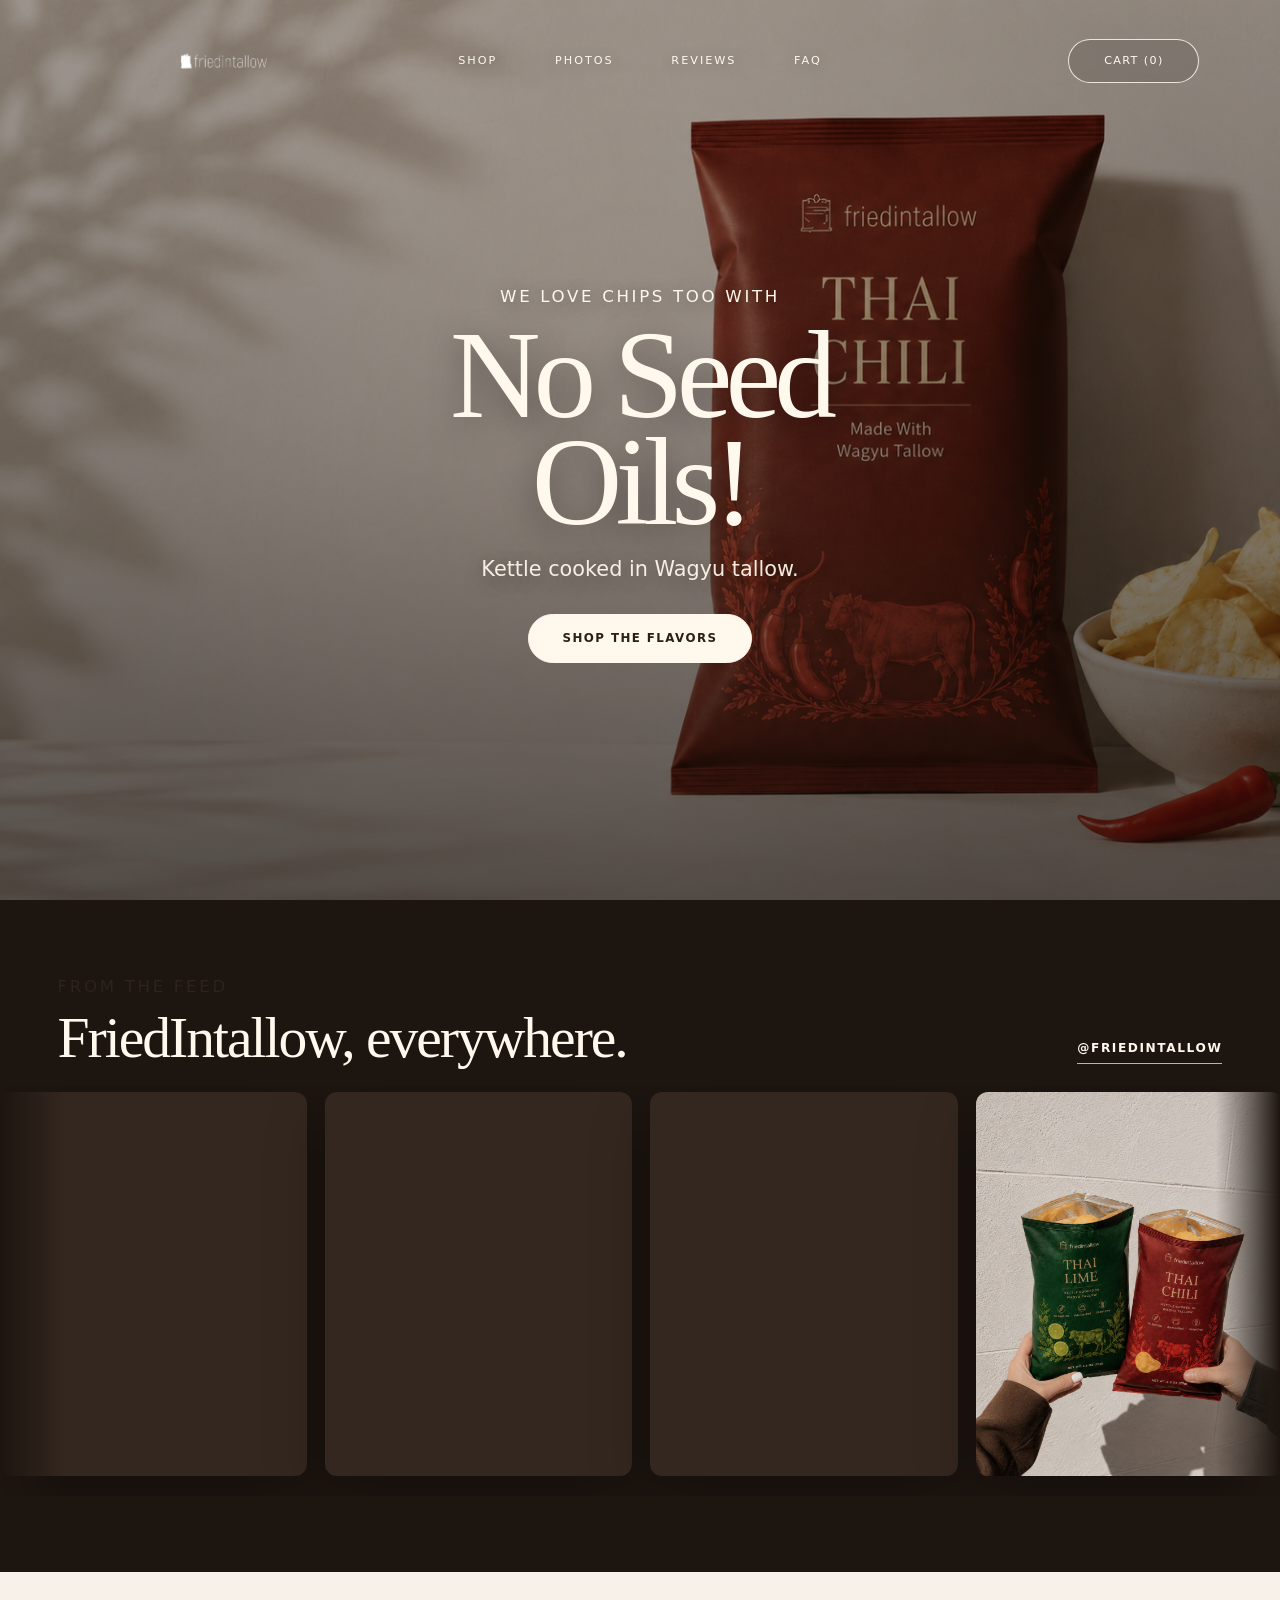
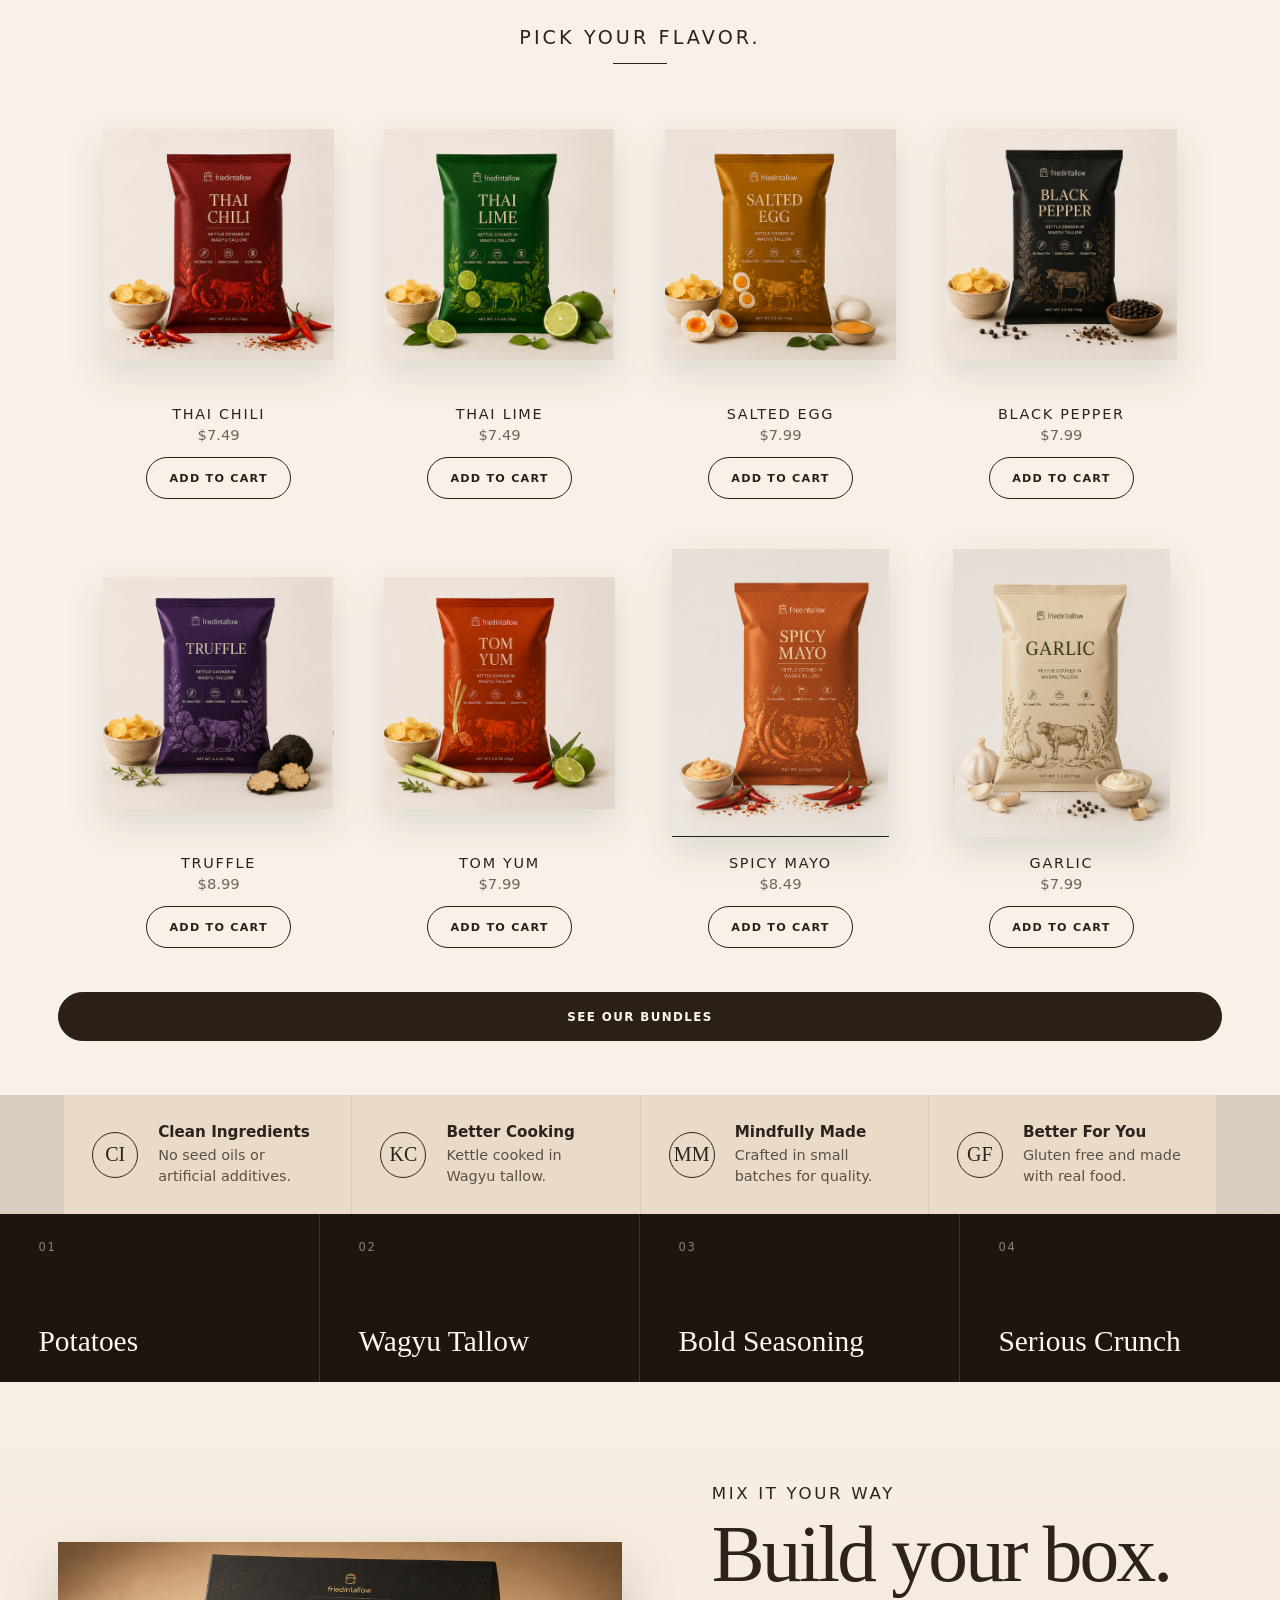
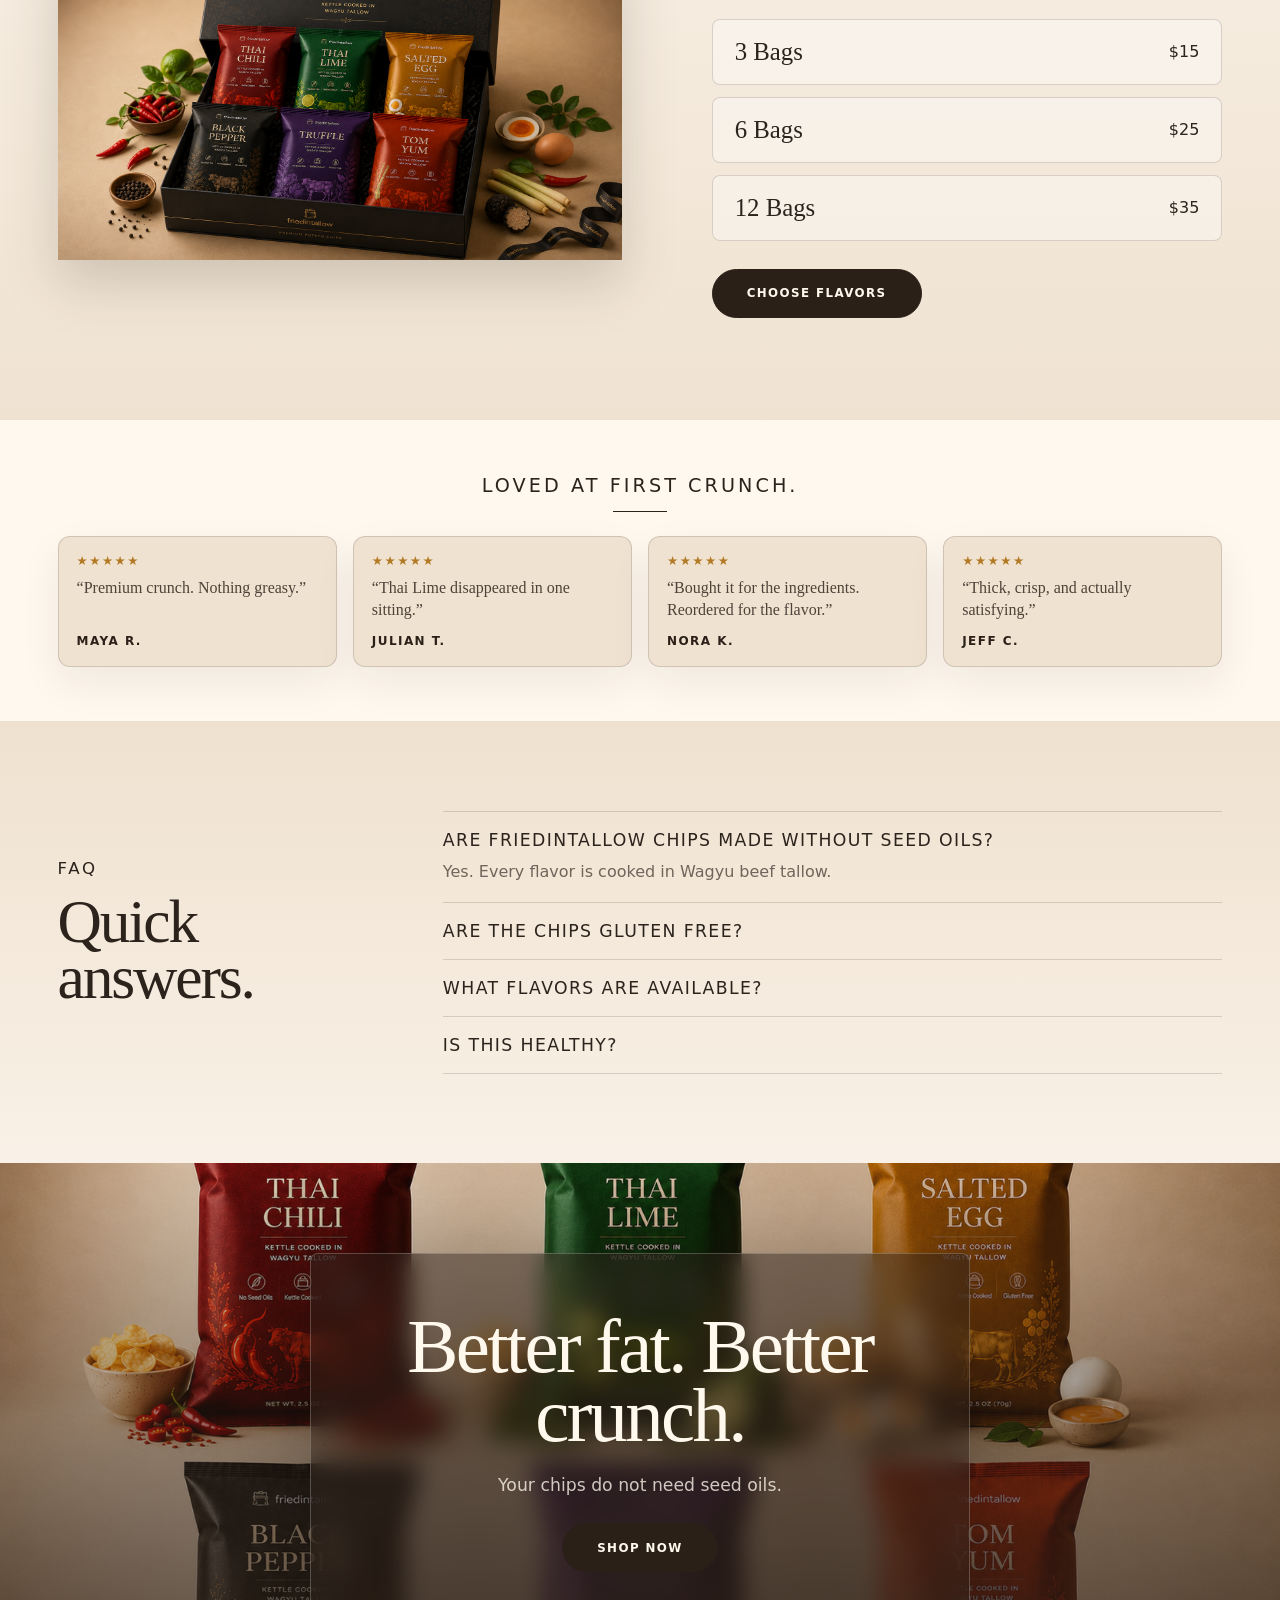
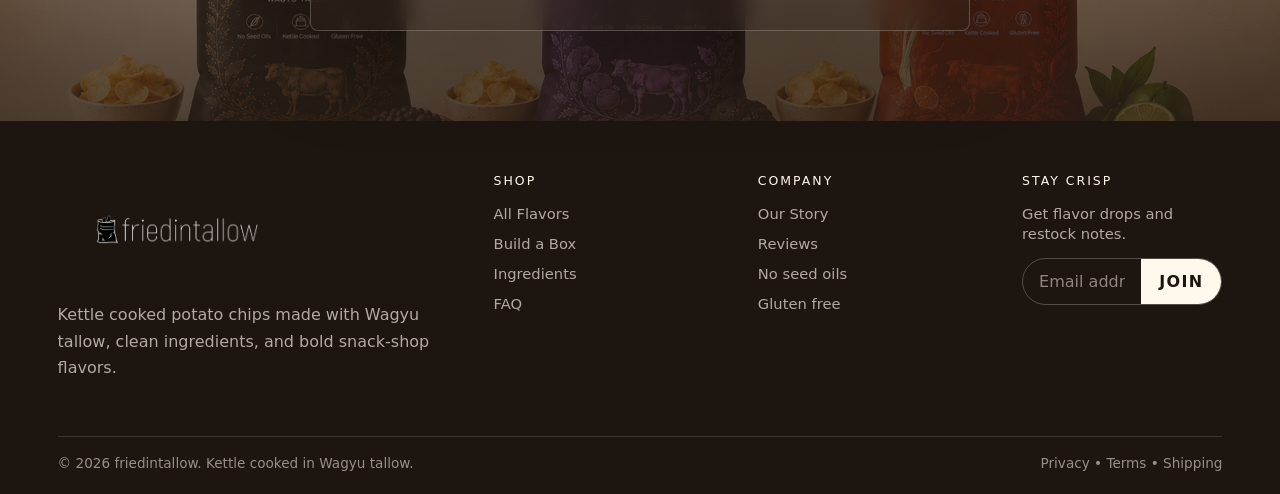
<file: index724.html>
<!DOCTYPE html>

<html lang="en">
<head>
<meta charset="utf-8"/>
<meta content="width=device-width, initial-scale=1.0" name="viewport"/>
<title>friedintallow | Tallow Potato Chips</title>
<style>
    :root {
      --cream: #f4ecdd;
      --cream-2: #fbf7ee;
      --sand: #e5d7c4;
      --ink: #2b231c;
      --muted: #6f655b;
      --line: rgba(43, 35, 28, 0.16);
      --brown: #2b2018;
      --brown-2: #3a2a20;
      --rust: #9b321f;
      --green: #173c26;
      --gold: #b37a25;
      --shadow: 0 28px 80px rgba(36, 26, 17, 0.16);
      --radius: 8px;
    }

    * { box-sizing: border-box; }

    html {
      scroll-behavior: smooth;
      background: var(--cream);
    }

    body {
      margin: 0;
      color: var(--ink);
      background:
        radial-gradient(circle at 8% 2%, rgba(255, 255, 255, 0.92), transparent 32rem),
        linear-gradient(180deg, #f8f0e3 0%, #eee1d0 48%, #f8f1e7 100%);
      font-family: Inter, ui-sans-serif, system-ui, -apple-system, BlinkMacSystemFont, "Segoe UI", sans-serif;
      overflow-x: hidden;
    }

    body::before {
      content: "";
      position: fixed;
      inset: 0;
      z-index: -2;
      pointer-events: none;
      opacity: 0.45;
      background-image:
        linear-gradient(rgba(43, 35, 28, 0.03) 1px, transparent 1px),
        linear-gradient(90deg, rgba(43, 35, 28, 0.025) 1px, transparent 1px);
      background-size: 46px 46px;
      mask-image: linear-gradient(to bottom, black, transparent 80%);
    }

    a { color: inherit; text-decoration: none; }
    img { display: block; max-width: 100%; }
    button, input { font: inherit; }
    button { -webkit-tap-highlight-color: transparent; }
    body.modal-open { overflow: hidden; touch-action: none; }
    :focus-visible {
      outline: 3px solid rgba(155, 50, 31, 0.42);
      outline-offset: 3px;
    }

    .nav {
      position: fixed;
      top: 0;
      left: 0;
      right: 0;
      z-index: 50;
      display: grid;
      grid-template-columns: 1fr auto 1fr;
      align-items: center;
      gap: 28px;
      padding: 31px clamp(40px, 6.3vw, 83px);
      color: var(--ink);
      transition: background 240ms ease, box-shadow 240ms ease, padding 240ms ease;
    }

    .nav.scrolled {
      padding-block: 13px;
      background: rgba(248, 240, 227, 0.88);
      box-shadow: 0 12px 34px rgba(33, 25, 18, 0.08);
      backdrop-filter: blur(18px);
    }

    .logo {
      width: min(279px, 43vw);
      height: 59px;
      object-fit: contain;
      object-position: center;
    }

    .nav-links {
      display: flex;
      justify-content: center;
      align-items: center;
      gap: clamp(18px, 4.5vw, 68px);
      font-size: 0.7rem;
      letter-spacing: 0.18em;
      text-transform: uppercase;
    }

    .nav-links a {
      position: relative;
      padding: 8px 0;
    }

    .nav-links a::after {
      content: "";
      position: absolute;
      left: 0;
      bottom: 0;
      width: 100%;
      height: 1px;
      background: currentColor;
      transform: scaleX(0);
      transform-origin: right;
      transition: transform 220ms ease;
    }

    .nav-links a:hover::after {
      transform: scaleX(1);
      transform-origin: left;
    }

    .cart {
      justify-self: end;
      min-width: 131px;
      padding: 11px 23px;
      border: 1px solid var(--ink);
      border-radius: 999px;
      background: transparent;
      color: var(--ink);
      text-align: center;
      font-size: 0.7rem;
      letter-spacing: 0.12em;
      text-transform: uppercase;
      transition: background 200ms ease, color 200ms ease, transform 200ms ease;
    }

    .cart:hover {
      background: var(--brown);
      color: #fff8ec;
      transform: translateY(-2px);
    }

    .section {
      position: relative;
      min-height: 65vh;
      padding: 70px clamp(20px, 4.5vw, 65px);
      display: grid;
      align-items: center;
      isolation: isolate;
    }

    .section.short {
      min-height: auto;
      padding-block: 54px;
    }

    .hero {
      min-height: 100vh;
      grid-template-columns: minmax(420px, 0.9fr) minmax(460px, 1.1fr);
      gap: clamp(36px, 4vw, 70px);
      padding: 119px clamp(52px, 6.3vw, 97px) 49px;
      background:
        linear-gradient(90deg, rgba(245, 237, 223, 0.94) 0%, rgba(245, 237, 223, 0.74) 29%, rgba(245, 237, 223, 0.08) 52%, rgba(245, 237, 223, 0) 100%),
        url("assets/tallowbackground.png") center / cover no-repeat;
      overflow: hidden;
    }

    .hero::before {
      content: "";
      position: absolute;
      inset: 0;
      z-index: -1;
      opacity: 0.18;
      background:
        radial-gradient(ellipse at 14% 16%, rgba(42, 34, 27, 0.22), transparent 20rem),
        repeating-linear-gradient(126deg, transparent 0 33px, rgba(43, 35, 28, 0.035) 34px 35px);
      mask-image: linear-gradient(116deg, black, transparent 45%);
    }

    .hero::after {
      content: "";
      position: absolute;
      left: 0;
      right: 0;
      bottom: 0;
      z-index: -1;
      height: 16vh;
      background: linear-gradient(180deg, rgba(255, 255, 255, 0), rgba(224, 210, 190, 0.62));
      box-shadow: inset 0 1px rgba(255, 255, 255, 0.58);
    }

    .eyebrow {
      margin: 0 0 16px;
      color: var(--ink);
      font-size: clamp(0.9rem, 1.3vw, 1.19rem);
      letter-spacing: 0.16em;
      text-transform: uppercase;
    }

    h1, h2, h3, p { margin-top: 0; }

    h1 {
      max-width: 576px;
      margin-bottom: 20px;
      font-family: Georgia, "Times New Roman", serif;
      font-size: clamp(5.2rem, 9.2vw, 9.4rem);
      font-weight: 400;
      line-height: 0.82;
      letter-spacing: -0.055em;
    }

    h2 {
      margin-bottom: 20px;
      font-family: Georgia, "Times New Roman", serif;
      font-size: clamp(2.7rem, 5.4vw, 6.1rem);
      font-weight: 400;
      line-height: 0.9;
      letter-spacing: -0.035em;
    }

    h3 {
      margin-bottom: 12px;
      font-size: 0.9rem;
      font-weight: 500;
      letter-spacing: 0.16em;
      text-transform: uppercase;
    }

    .lede {
      max-width: 558px;
      margin-bottom: 27px;
      color: #4c4137;
      font-size: clamp(0.95rem, 1.35vw, 1.22rem);
      line-height: 1.65;
    }

    .button {
      display: inline-flex;
      align-items: center;
      justify-content: center;
      min-height: 49px;
      padding: 0 34px;
      border: 1px solid var(--brown);
      border-radius: 999px;
      background: var(--brown);
      color: #fff8ec;
      font-size: 0.74rem;
      font-weight: 800;
      letter-spacing: 0.12em;
      text-transform: uppercase;
      cursor: pointer;
      transition: transform 200ms ease, background 200ms ease, color 200ms ease, box-shadow 200ms ease;
    }

    .button:hover {
      transform: translateY(-3px);
      box-shadow: 0 18px 36px rgba(43, 32, 24, 0.22);
    }

    .button.light {
      background: transparent;
      color: var(--brown);
    }

    .button.light:hover {
      background: var(--brown);
      color: #fff8ec;
    }

    .hero-actions {
      display: flex;
      flex-wrap: wrap;
      gap: 14px;
      align-items: center;
      margin-bottom: 32px;
    }

    .hero .lede {
      position: relative;
      max-width: 369px;
      margin-bottom: 23px;
      font-size: clamp(1.06rem, 1.62vw, 1.35rem);
      line-height: 1.35;
    }

    .hero .lede::before {
      content: "";
      display: block;
      width: 54px;
      height: 1px;
      margin: 0 0 16px;
      background: var(--ink);
      opacity: 0.76;
    }

    .feature-icons {
      display: grid;
      grid-template-columns: repeat(3, minmax(0, 150px));
      gap: 27px;
      margin-top: 31px;
    }

    .mini-icon {
      display: grid;
      justify-items: center;
      gap: 10px;
      color: #372b22;
      text-align: center;
      font-size: 0.77rem;
    }

    .mini-icon span {
      display: grid;
      place-items: center;
      width: 54px;
      height: 54px;
      border: 1px solid var(--ink);
      border-radius: 50%;
      font-family: Georgia, "Times New Roman", serif;
      width: 49px;
      height: 49px;
      font-size: 1.22rem;
    }

    .story {
      grid-template-columns: minmax(300px, 0.9fr) minmax(0, 1fr);
      gap: clamp(36px, 7vw, 110px);
      min-height: 347px;
      padding-top: 38px;
      padding-bottom: 38px;
      background: #efebe5 url("assets/section2.png") center / cover no-repeat;
      border-top: 1px solid rgba(82, 72, 62, 0.08);
      border-bottom: 1px solid rgba(82, 72, 62, 0.08);
    }

    .engraving {
      display: grid;
      place-items: center;
      min-height: 207px;
      color: #84786c;
    }

    .story-art {
      width: min(560px, 100%);
      opacity: 0;
      pointer-events: none;
    }

    .text-link {
      display: inline-flex;
      align-items: center;
      gap: 18px;
      color: var(--brown);
      font-size: 0.8rem;
      font-weight: 800;
      letter-spacing: 0.12em;
      text-transform: uppercase;
      border-bottom: 1px solid currentColor;
      padding-bottom: 6px;
    }

    .text-link::after {
      content: "\2192";
      font-size: 1.35rem;
      line-height: 1;
      transition: transform 200ms ease;
    }

    .text-link:hover::after { transform: translateX(5px); }

    .flavors {
      background: #f7f1e9;
      text-align: center;
      overflow: hidden;
    }

    .section-kicker {
      margin-bottom: 32px;
      font-size: clamp(1rem, 1.9vw, 1.58rem);
      font-weight: 400;
      letter-spacing: 0.16em;
      text-transform: uppercase;
    }

    .section-kicker::after {
      content: "";
      display: block;
      width: 54px;
      height: 1px;
      margin: 14px auto 0;
      background: currentColor;
    }

    .product-row {
      display: grid;
      grid-template-columns: repeat(4, minmax(180px, 1fr));
      gap: clamp(16px, 2vw, 31px);
      align-items: end;
      max-width: 1098px;
      margin: 0 auto 32px;
    }

    .product-card {
      position: relative;
      padding: 12px;
      border-radius: var(--radius);
      transition: transform 260ms ease;
      display: grid;
      justify-items: center;
    }

    .product-card:hover {
      transform: translateY(-12px);
    }

    .product-card img {
      width: 100%;
      height: 288px;
      max-width: 100%;
      object-fit: contain;
      border-radius: 0;
      filter: drop-shadow(0 14px 18px rgba(42, 31, 22, 0.12));
      mix-blend-mode: multiply;
    }

    .pack {
      position: relative;
      display: grid;
      place-items: center;
      width: min(190px, 100%);
      height: 300px;
      color: #f7e8c9;
      border-radius: 6px 6px 14px 14px;
      background:
        linear-gradient(100deg, rgba(255, 255, 255, 0.16), transparent 22%, rgba(0, 0, 0, 0.13) 86%),
        linear-gradient(180deg, rgba(255, 255, 255, 0.08), transparent 16%),
        var(--pack-color, #8b2f20);
      box-shadow:
        inset 0 8px 0 rgba(0, 0, 0, 0.18),
        inset 0 -9px 0 rgba(0, 0, 0, 0.14),
        0 18px 25px rgba(42, 31, 22, 0.18);
      overflow: hidden;
    }

    .pack::before,
    .pack::after {
      content: "";
      position: absolute;
      left: 0;
      right: 0;
      height: 8px;
      background: repeating-linear-gradient(180deg, rgba(0, 0, 0, 0.18) 0 1px, transparent 1px 3px);
      opacity: 0.7;
    }

    .pack::before { top: 8px; }
    .pack::after { bottom: 8px; }

    .pack-brand {
      position: absolute;
      top: 36px;
      font-size: 0.62rem;
      letter-spacing: 0.06em;
      opacity: 0.9;
    }

    .pack-name {
      max-width: 150px;
      font-family: Georgia, "Times New Roman", serif;
      font-size: 2rem;
      line-height: 0.95;
      letter-spacing: 0.02em;
      text-transform: uppercase;
    }

    .pack-made {
      position: absolute;
      top: 132px;
      font-size: 0.68rem;
      line-height: 1.25;
      opacity: 0.9;
    }

    .pack-icons {
      position: absolute;
      top: 174px;
      display: flex;
      gap: 10px;
      font-size: 0.5rem;
      letter-spacing: 0.02em;
      opacity: 0.75;
    }

    .pack-art {
      position: absolute;
      left: 18px;
      right: 18px;
      bottom: 36px;
      height: 56px;
      border: 1px solid currentColor;
      border-top: 0;
      border-radius: 50%;
      opacity: 0.42;
    }

    .pack.small {
      width: 205px;
      height: 322px;
      transform-origin: center bottom;
    }

    .pack.green { --pack-color: #1f4428; color: #cbdc8f; }
    .pack.gold { --pack-color: #a46e22; color: #f3dfac; }
    .pack.orange { --pack-color: #a9481f; color: #f6d0a2; }
    .pack.cream { --pack-color: #b95d25; color: #ffe0b4; }

    .product-card h3 {
      margin-top: 18px;
      margin-bottom: 4px;
      letter-spacing: 0.12em;
    }

    .product-card p {
      margin: 0;
      color: var(--muted);
      font-size: 0.92rem;
    }

    .benefit-bar {
      display: grid;
      grid-template-columns: repeat(4, minmax(0, 1fr));
      gap: 1px;
      padding: 0 clamp(22px, 5vw, 72px);
      background: rgba(43, 35, 28, 0.11);
    }

    .benefit {
      display: grid;
      grid-template-columns: 48px 1fr;
      gap: 18px;
      align-items: center;
      min-height: 119px;
      padding: 22px clamp(13px, 2.2vw, 29px);
      background: #eadbc8;
      text-align: left;
    }

    .benefit .mini {
      display: grid;
      place-items: center;
      width: 46px;
      height: 46px;
      border: 1px solid var(--ink);
      border-radius: 50%;
      font-family: Georgia, "Times New Roman", serif;
      font-size: 1.25rem;
    }

    .benefit strong {
      display: block;
      margin-bottom: 4px;
      font-size: 0.95rem;
      font-weight: 700;
    }

    .benefit span {
      color: #5b4f45;
      font-size: 0.9rem;
      line-height: 1.35;
    }

    .ingredients {
      grid-template-columns: minmax(0, 0.9fr) minmax(360px, 1.1fr);
      gap: clamp(34px, 7vw, 92px);
      background: #f9f3ea;
    }

    .ingredient-stack {
      display: grid;
      grid-template-columns: repeat(2, minmax(0, 1fr));
      gap: 14px;
    }

    .ingredient-card {
      min-height: 176px;
      padding: 23px;
      border: 1px solid var(--line);
      border-radius: var(--radius);
      background: rgba(255, 255, 255, 0.42);
      box-shadow: 0 16px 42px rgba(43, 32, 24, 0.06);
    }

    .ingredient-card strong {
      display: block;
      margin-bottom: 12px;
      font-family: Georgia, "Times New Roman", serif;
      font-size: 1.62rem;
      font-weight: 400;
    }

    .ingredient-card p {
      color: var(--muted);
      line-height: 1.55;
    }

    .process {
      color: #fff8ed;
      background:
        radial-gradient(circle at 88% 50%, rgba(164, 110, 34, 0.2), transparent 20rem),
        linear-gradient(90deg, rgba(29, 21, 15, 0.98), rgba(64, 43, 31, 0.9)),
        #2b2018;
      overflow: hidden;
    }

    .process .lede {
      color: rgba(255, 248, 237, 0.76);
    }

    .steps {
      display: grid;
      grid-template-columns: repeat(4, minmax(0, 1fr));
      gap: 13px;
      margin-top: 32px;
      max-width: 882px;
    }

    .step {
      min-height: 223px;
      padding: 22px;
      border: 1px solid rgba(255, 248, 237, 0.2);
      border-radius: var(--radius);
      background: rgba(255, 248, 237, 0.08);
      backdrop-filter: blur(10px);
    }

    .step span {
      display: grid;
      place-items: center;
      width: 42px;
      height: 42px;
      margin-bottom: 42px;
      border: 1px solid rgba(255, 248, 237, 0.66);
      border-radius: 50%;
      font-family: Georgia, "Times New Roman", serif;
      font-size: 1.3rem;
    }

    .bundle {
      grid-template-columns: minmax(360px, 1.05fr) minmax(0, 0.95fr);
      gap: clamp(34px, 7vw, 96px);
      background: linear-gradient(180deg, #f8f0e5 0%, #efe2d1 100%);
    }

    .bundle-stage {
      position: relative;
      min-height: 468px;
      border-radius: var(--radius);
      background:
        radial-gradient(circle at 50% 78%, rgba(43, 35, 28, 0.18), transparent 18rem),
        linear-gradient(135deg, #efe0cf, #fff9f0);
      box-shadow: inset 0 0 0 1px var(--line), var(--shadow);
      overflow: hidden;
    }

 .bundle-stage {
  display: flex;
  align-items: center;
  justify-content: center;
  min-height: auto;
  background: transparent;
  box-shadow: none;
  border-radius: 0;
  overflow: visible;
}

.bundle-stage img {
  position: relative;
  width: 100%;
  max-width: 700px;
  height: auto;
  object-fit: contain;
  border-radius: 0;
  filter: drop-shadow(0 22px 26px rgba(42, 31, 22, 0.18));
  mix-blend-mode: normal;
}


    .plans {
      display: grid;
      gap: 12px;
      margin: 28px 0;
    }

    .plan {
      display: flex;
      align-items: center;
      justify-content: space-between;
      gap: 18px;
      padding: 18px 22px;
      border: 1px solid var(--line);
      border-radius: var(--radius);
      background: rgba(255, 255, 255, 0.38);
    }

    .plan strong {
      font-family: Georgia, "Times New Roman", serif;
      font-size: 1.55rem;
      font-weight: 400;
    }

    .reviews {
      background: #fff8ef;
      text-align: center;
    }

    .quote-grid {
      display: grid;
      grid-template-columns: repeat(3, minmax(0, 1fr));
      gap: 18px;
      max-width: 1160px;
      margin: 0 auto;
    }

    .quote {
      min-height: 252px;
      padding: 31px;
      border: 1px solid var(--line);
      border-radius: var(--radius);
      background: #f3e7d7;
      text-align: left;
    }

    .quote .stars {
      margin-bottom: 22px;
      color: var(--gold);
      letter-spacing: 0.12em;
    }

    .quote p {
      color: #4e433a;
      font-family: Georgia, "Times New Roman", serif;
      font-size: 1.31rem;
      line-height: 1.35;
    }

    .quote strong {
      color: var(--brown);
      font-size: 0.82rem;
      letter-spacing: 0.13em;
      text-transform: uppercase;
    }

    .faq {
      grid-template-columns: minmax(0, 0.8fr) minmax(360px, 1.2fr);
      gap: clamp(34px, 7vw, 96px);
      background: linear-gradient(180deg, #efe1cf, #f9f1e7);
    }

    details {
      border-top: 1px solid var(--line);
      padding: 24px 0;
    }

    details:last-child { border-bottom: 1px solid var(--line); }

    summary {
      cursor: pointer;
      list-style: none;
      font-size: 1.08rem;
      letter-spacing: 0.08em;
      text-transform: uppercase;
    }

    summary::-webkit-details-marker { display: none; }

    details p {
      max-width: 740px;
      margin: 14px 0 0;
      color: var(--muted);
      line-height: 1.7;
    }

    .final {
      min-height: 52vh;
      background:
        linear-gradient(180deg, rgba(43, 32, 24, 0.12), rgba(43, 32, 24, 0.82)),
        url("lastsection.png") center / cover no-repeat;
      color: #fff8ed;
      text-align: center;
    }

    .final-card {
      max-width: 756px;
      margin: auto;
      padding: clamp(30px, 5vw, 58px);
      border: 1px solid rgba(255, 248, 237, 0.22);
      border-radius: var(--radius);
      background: rgba(43, 32, 24, 0.46);
      box-shadow: 0 28px 90px rgba(0, 0, 0, 0.26);
      backdrop-filter: blur(12px);
    }

    .final .lede {
      margin-inline: auto;
      color: rgba(255, 248, 237, 0.78);
    }

    footer {
      padding: 52px clamp(20px, 4.5vw, 65px) 23px;
      background: #1d1510;
      color: rgba(255, 248, 237, 0.72);
    }

    .footer-grid {
      display: grid;
      grid-template-columns: minmax(260px, 1.3fr) repeat(3, minmax(150px, 0.7fr));
      gap: clamp(28px, 5vw, 78px);
      align-items: start;
    }

    .footer-logo {
      width: 225px;
      margin-bottom: 18px;
      filter: invert(1);
      opacity: 0.9;
    }

    .footer-about p {
      max-width: 380px;
      color: rgba(255, 248, 237, 0.66);
      line-height: 1.65;
    }

    .footer-col h3 {
      margin-bottom: 16px;
      color: #fff8ed;
      font-size: 0.78rem;
      letter-spacing: 0.16em;
    }

    .footer-col a,
    .footer-col span {
      display: block;
      margin-bottom: 10px;
      color: rgba(255, 248, 237, 0.66);
      font-size: 0.92rem;
      line-height: 1.35;
    }

    .footer-col a:hover {
      color: #fff8ed;
    }

    .newsletter {
      display: flex;
      margin-top: 14px;
      border: 1px solid rgba(255, 248, 237, 0.24);
      border-radius: 999px;
      overflow: hidden;
    }

    .newsletter input {
      min-width: 0;
      width: 100%;
      border: 0;
      padding: 13px 16px;
      color: #fff8ed;
      background: transparent;
      outline: 0;
    }

    .newsletter input::placeholder {
      color: rgba(255, 248, 237, 0.5);
    }

    .newsletter button {
      border: 0;
      padding: 0 18px;
      background: #fff8ed;
      color: #1d1510;
      font-weight: 800;
      letter-spacing: 0.08em;
      text-transform: uppercase;
      cursor: pointer;
    }

    .footer-bottom {
      display: flex;
      justify-content: space-between;
      gap: 18px;
      flex-wrap: wrap;
      margin-top: 38px;
      padding-top: 18px;
      border-top: 1px solid rgba(255, 248, 237, 0.14);
      color: rgba(255, 248, 237, 0.54);
      font-size: 0.85rem;
    }

    .reveal {
      opacity: 0;
      transform: translateY(24px);
      transition: opacity 800ms ease, transform 800ms ease;
    }

    .reveal.visible {
      opacity: 1;
      transform: translateY(0);
    }

    .stagger > * {
      opacity: 0;
      transform: translateY(22px);
      transition: opacity 650ms ease, transform 650ms ease;
    }

    .stagger.visible > * {
      opacity: 1;
      transform: translateY(0);
    }

    .stagger.visible > *:nth-child(2) { transition-delay: 80ms; }
    .stagger.visible > *:nth-child(3) { transition-delay: 160ms; }
    .stagger.visible > *:nth-child(4) { transition-delay: 240ms; }
    .stagger.visible > *:nth-child(5) { transition-delay: 320ms; }

    @keyframes float-bag {
      0%, 100% { transform: translateY(0) rotate(0deg); }
      50% { transform: translateY(-16px) rotate(0.8deg); }
    }

    @keyframes hero-rise {
      from { opacity: 0; transform: translateY(28px) scale(0.985); }
      to { opacity: 1; transform: translateY(0) scale(1); }
    }

    @media (max-width: 1040px) {
      .nav {
        grid-template-columns: auto 1fr auto;
      }

      .nav-links {
        gap: 22px;
      }

      .hero,
      .story,
      .ingredients,
      .bundle,
      .faq {
        grid-template-columns: 1fr;
      }

      .product-row {
        grid-template-columns: repeat(3, minmax(0, 1fr));
      }

      .benefit-bar,
      .steps,
      .quote-grid {
        grid-template-columns: repeat(2, minmax(0, 1fr));
      }
    }

    @media (max-width: 720px) {
      .nav {
        padding: 14px 16px;
        grid-template-columns: 1fr auto;
      }

      .logo {
        width: 171px;
        height: 48px;
      }

      .nav-links {
        display: none;
      }

      .cart {
        min-width: auto;
        padding: 9px 13px;
      }

      .section {
        padding: 65px 16px 50px;
      }

      .hero {
        min-height: 100vh;
        grid-template-columns: 1fr;
        padding-top: 97px;
        padding-bottom: 41vh;
        background:
          linear-gradient(180deg, rgba(245, 237, 223, 0.97) 0%, rgba(245, 237, 223, 0.88) 44%, rgba(245, 237, 223, 0.12) 76%, rgba(245, 237, 223, 0) 100%),
          url("assets/tallowbackground.png") 68% bottom / auto 100% no-repeat;
      }

      .section.short {
        padding-block: 47px;
      }

      .story {
        min-height: auto;
        padding-top: 198px;
        background: #efebe5 url("assets/section2.png") left top / auto 100% no-repeat;
      }

      .footer-grid {
        grid-template-columns: 1fr;
      }

      .newsletter {
        max-width: 420px;
      }

      h1 {
        font-size: clamp(4rem, 20.7vw, 6.1rem);
      }

      .feature-icons,
      .ingredient-stack,
      .product-row,
      .benefit-bar,
      .steps,
      .quote-grid {
        grid-template-columns: 1fr;
      }

      .product-row {
        max-width: 369px;
      }

      .hero-actions {
        align-items: stretch;
        flex-direction: column;
      }

      .button {
        width: 100%;
      }

      .bundle-stage {
        min-height: 360px;
      }

      .bundle-stage img {
        width: 48%;
      }
    }

    /* Mobile navigation, cart, and responsive refinements */
    .mobile-menu-toggle {
      display: none;
      width: 44px;
      height: 44px;
      padding: 10px;
      border: 0;
      background: transparent;
      color: inherit;
      cursor: pointer;
    }

    .mobile-menu-toggle span {
      display: block;
      width: 22px;
      height: 1px;
      margin: 5px auto;
      background: currentColor;
      transition: transform 200ms ease, opacity 200ms ease;
    }

    .mobile-menu-toggle[aria-expanded="true"] span:nth-child(1) {
      transform: translateY(6px) rotate(45deg);
    }

    .mobile-menu-toggle[aria-expanded="true"] span:nth-child(2) { opacity: 0; }

    .mobile-menu-toggle[aria-expanded="true"] span:nth-child(3) {
      transform: translateY(-6px) rotate(-45deg);
    }

    .mobile-menu {
      position: fixed;
      top: 72px;
      left: 12px;
      right: 12px;
      z-index: 49;
      display: grid;
      gap: 2px;
      padding: 12px;
      border: 1px solid var(--line);
      border-radius: 14px;
      background: rgba(248, 240, 227, 0.97);
      box-shadow: var(--shadow);
      backdrop-filter: blur(18px);
    }

    .mobile-menu[hidden] { display: none; }

    .mobile-menu a {
      min-height: 48px;
      display: flex;
      align-items: center;
      padding: 0 14px;
      border-radius: 9px;
      font-size: 0.78rem;
      letter-spacing: 0.13em;
      text-transform: uppercase;
    }

    .mobile-menu a:hover { background: rgba(43, 35, 28, 0.07); }

    .cart {
      min-height: 44px;
      cursor: pointer;
    }

    .add-to-cart {
      min-height: 42px;
      margin-top: 14px;
      padding: 0 22px;
      border: 1px solid var(--brown);
      border-radius: 999px;
      background: transparent;
      color: var(--brown);
      font-size: 0.7rem;
      font-weight: 800;
      letter-spacing: 0.11em;
      text-transform: uppercase;
      cursor: pointer;
      transition: background 180ms ease, color 180ms ease, transform 180ms ease;
    }

    .add-to-cart:hover {
      background: var(--brown);
      color: #fff8ec;
      transform: translateY(-2px);
    }

    .cart-backdrop {
      position: fixed;
      inset: 0;
      z-index: 100;
      display: grid;
      place-items: center;
      padding: 20px;
      background: rgba(29, 21, 16, 0.58);
      opacity: 0;
      visibility: hidden;
      transition: opacity 220ms ease, visibility 220ms ease;
    }

    .cart-backdrop.open {
      opacity: 1;
      visibility: visible;
    }

    .cart-modal {
      width: min(620px, 100%);
      max-height: min(760px, calc(100svh - 40px));
      display: grid;
      grid-template-rows: auto minmax(0, 1fr) auto;
      overflow: hidden;
      border: 1px solid rgba(255, 248, 237, 0.32);
      border-radius: 18px;
      background: var(--cream-2);
      box-shadow: 0 36px 110px rgba(0, 0, 0, 0.34);
      transform: translateY(20px) scale(0.985);
      transition: transform 220ms ease;
    }

    .cart-backdrop.open .cart-modal { transform: translateY(0) scale(1); }

    .cart-modal-header,
    .cart-modal-footer {
      padding: 20px 22px;
      background: rgba(244, 236, 221, 0.96);
    }

    .cart-modal-header {
      display: flex;
      align-items: center;
      justify-content: space-between;
      gap: 18px;
      border-bottom: 1px solid var(--line);
    }

    .cart-modal-header h2 {
      margin: 0;
      font-size: clamp(2rem, 7vw, 3.2rem);
      line-height: 1;
    }

    .cart-close {
      flex: 0 0 auto;
      width: 44px;
      height: 44px;
      border: 1px solid var(--line);
      border-radius: 50%;
      background: transparent;
      color: var(--ink);
      font-size: 1.5rem;
      cursor: pointer;
    }

    .cart-items {
      min-height: 160px;
      overflow-y: auto;
      overscroll-behavior: contain;
      padding: 8px 22px;
    }

    .cart-empty {
      min-height: 220px;
      display: grid;
      place-items: center;
      padding: 30px;
      color: var(--muted);
      text-align: center;
      line-height: 1.6;
    }

    .cart-item {
      display: grid;
      grid-template-columns: 74px minmax(0, 1fr) auto;
      gap: 15px;
      align-items: center;
      padding: 14px 0;
      border-bottom: 1px solid var(--line);
    }

    .cart-item img {
      width: 74px;
      height: 92px;
      object-fit: contain;
      filter: drop-shadow(0 8px 10px rgba(42, 31, 22, 0.12));
      mix-blend-mode: multiply;
    }

    .cart-item-name {
      margin-bottom: 5px;
      font-family: Georgia, "Times New Roman", serif;
      font-size: 1.2rem;
    }

    .cart-item-price { color: var(--muted); font-size: 0.9rem; }

    .cart-item-actions {
      display: grid;
      justify-items: end;
      gap: 8px;
    }

    .quantity-control {
      display: inline-grid;
      grid-template-columns: 34px 34px 34px;
      align-items: center;
      overflow: hidden;
      border: 1px solid var(--line);
      border-radius: 999px;
      background: rgba(255, 255, 255, 0.5);
    }

    .quantity-control button {
      width: 34px;
      height: 34px;
      border: 0;
      background: transparent;
      cursor: pointer;
    }

    .quantity-control span { text-align: center; font-size: 0.86rem; }

    .remove-item {
      border: 0;
      padding: 3px 0;
      background: transparent;
      color: var(--rust);
      font-size: 0.72rem;
      text-decoration: underline;
      cursor: pointer;
    }

    .cart-modal-footer { border-top: 1px solid var(--line); }

    .cart-summary {
      display: flex;
      align-items: center;
      justify-content: space-between;
      gap: 18px;
      margin-bottom: 14px;
      font-size: 1rem;
    }

    .cart-summary strong {
      font-family: Georgia, "Times New Roman", serif;
      font-size: 1.55rem;
      font-weight: 400;
    }

    .checkout-button { width: 100%; }

    .checkout-button[disabled] {
      opacity: 0.55;
      cursor: not-allowed;
      transform: none;
      box-shadow: none;
    }

    .cart-note,
    .cart-error {
      margin: 10px 0 0;
      font-size: 0.8rem;
      line-height: 1.45;
      text-align: center;
    }

    .cart-note { color: var(--muted); }
    .cart-error { color: var(--rust); }

    .toast {
      position: fixed;
      left: 50%;
      bottom: max(22px, env(safe-area-inset-bottom));
      z-index: 130;
      max-width: calc(100vw - 32px);
      padding: 12px 18px;
      border-radius: 999px;
      background: var(--brown);
      color: #fff8ec;
      font-size: 0.84rem;
      box-shadow: 0 18px 42px rgba(0, 0, 0, 0.25);
      opacity: 0;
      pointer-events: none;
      transform: translate(-50%, 18px);
      transition: opacity 180ms ease, transform 180ms ease;
    }

    .toast.show {
      opacity: 1;
      transform: translate(-50%, 0);
    }

    @media (max-width: 720px) {
      .nav {
        grid-template-columns: minmax(0, 1fr) auto auto;
        gap: 5px;
        padding: 12px max(14px, env(safe-area-inset-right)) 12px max(14px, env(safe-area-inset-left));
      }

      .nav.scrolled { padding-block: 9px; }

      .logo {
        width: min(166px, 46vw);
        height: 48px;
        object-position: left center;
      }

      .mobile-menu-toggle { display: block; }

      .cart {
        min-width: auto;
        min-height: 42px;
        padding: 9px 12px;
        font-size: 0.64rem;
      }

      .section { padding: 62px 18px; }

      .hero {
        min-height: 100svh;
        align-items: start;
        padding: 104px 18px max(300px, 39svh);
      }

      h1 {
        max-width: 100%;
        font-size: clamp(3.65rem, 19vw, 5.5rem);
        line-height: 0.86;
      }

      h2 {
        font-size: clamp(2.45rem, 12vw, 4.4rem);
        line-height: 0.94;
      }

      .hero .lede { max-width: 290px; font-size: 1.05rem; }

      .feature-icons {
        grid-template-columns: repeat(3, minmax(0, 1fr));
        gap: 10px;
      }

      .mini-icon { gap: 8px; font-size: 0.68rem; }

      .mini-icon span {
        width: 44px;
        height: 44px;
        font-size: 1rem;
      }

      .product-row {
        grid-template-columns: repeat(2, minmax(0, 1fr));
        gap: 14px 8px;
        max-width: 520px;
        align-items: stretch;
      }

      .product-card {
        align-content: start;
        padding: 8px 4px 12px;
      }

      .product-card:hover { transform: none; }

      .product-card img { height: clamp(168px, 48vw, 225px); }

      .product-card h3 {
        min-height: 2.3em;
        display: grid;
        place-items: center;
        margin-top: 10px;
        font-size: 0.76rem;
        line-height: 1.2;
      }

      .product-card p { font-size: 0.86rem; }

      .add-to-cart {
        width: 100%;
        min-height: 40px;
        margin-top: 10px;
        padding-inline: 10px;
        font-size: 0.62rem;
      }

      .benefit-bar { padding: 0 18px; }
      .benefit { min-height: 104px; }
      .bundle-stage { min-height: 330px; }
      .bundle-stage img { width: 49%; }
      .quote { min-height: auto; padding: 24px; }
      .final { padding-block: 72px; }
      .final-card { padding: 34px 20px; }
      footer { padding-inline: 18px; }

      .cart-backdrop {
        align-items: end;
        padding: 0;
      }

      .cart-modal {
        width: 100%;
        max-height: min(88svh, 760px);
        border-radius: 20px 20px 0 0;
        transform: translateY(100%);
      }

      .cart-backdrop.open .cart-modal { transform: translateY(0); }

      .cart-modal-header,
      .cart-modal-footer { padding: 17px 16px; }

      .cart-items { padding-inline: 16px; }

      .cart-item {
        grid-template-columns: 60px minmax(0, 1fr);
        gap: 12px;
      }

      .cart-item img {
        width: 60px;
        height: 78px;
      }

      .cart-item-actions {
        grid-column: 2;
        grid-row: 2;
        justify-items: start;
        grid-auto-flow: column;
        align-items: center;
        justify-content: space-between;
        width: 100%;
      }
    }

    @media (max-width: 420px) {
      .nav { padding-inline: 10px; }
      .logo { width: min(142px, 42vw); }
      .mobile-menu-toggle { width: 40px; height: 40px; padding: 8px; }

      .cart {
        min-height: 40px;
        padding-inline: 10px;
        letter-spacing: 0.08em;
      }

      .section,
      .hero { padding-inline: 15px; }

      h1 { font-size: clamp(3.25rem, 18.4vw, 4.6rem); }
      .feature-icons { gap: 6px; }
      .mini-icon { font-size: 0.62rem; }
      .product-row { gap-inline: 5px; }
      .product-card img { height: 160px; }
      .product-card h3 { font-size: 0.7rem; }

      .add-to-cart {
        font-size: 0.58rem;
        letter-spacing: 0.08em;
      }
    }


    /* Editorial product photography */
    .product-story {
      padding-block: clamp(72px, 8vw, 118px);
      background: #eadfce;
      overflow: hidden;
    }

    .product-story-head {
      display: grid;
      grid-template-columns: minmax(0, 0.75fr) minmax(320px, 1.25fr);
      gap: clamp(28px, 7vw, 100px);
      align-items: end;
      max-width: 1280px;
      margin: 0 auto 38px;
    }

    .product-story-head h2 { margin-bottom: 0; }
    .product-story-head .lede { margin-bottom: 0; max-width: 620px; }

    .product-photo-grid {
      display: grid;
      grid-template-columns: 1.2fr 0.8fr 0.8fr;
      grid-template-rows: repeat(2, minmax(190px, 28vw));
      gap: 14px;
      max-width: 1280px;
      margin: 0 auto;
    }

    .product-photo {
      position: relative;
      margin: 0;
      overflow: hidden;
      border-radius: 12px;
      background: #d7c6b1;
      box-shadow: 0 18px 52px rgba(43, 32, 24, 0.12);
    }

    .product-photo:first-child { grid-row: 1 / 3; }
    .product-photo:nth-child(4) { grid-column: 2 / 4; }

    .product-photo img {
      width: 100%;
      height: 100%;
      object-fit: cover;
      transition: transform 700ms cubic-bezier(.2,.7,.2,1);
    }

    .product-photo:hover img { transform: scale(1.035); }

    .product-photo figcaption {
      position: absolute;
      left: 16px;
      bottom: 16px;
      max-width: calc(100% - 32px);
      padding: 9px 12px;
      border: 1px solid rgba(255,255,255,.25);
      border-radius: 999px;
      color: #fff8ed;
      background: rgba(29, 21, 16, .56);
      backdrop-filter: blur(10px);
      font-size: .68rem;
      font-weight: 800;
      letter-spacing: .11em;
      text-transform: uppercase;
    }

    /* Reviews with customer imagery */
    .reviews { overflow: hidden; }

    .review-summary {
      display: flex;
      justify-content: center;
      align-items: center;
      gap: 16px;
      flex-wrap: wrap;
      margin: -10px auto 32px;
      color: var(--muted);
      font-size: .9rem;
    }

    .review-summary strong {
      color: var(--brown);
      font-family: Georgia, "Times New Roman", serif;
      font-size: 1.5rem;
      font-weight: 400;
    }

    .review-card-grid {
      display: grid;
      grid-template-columns: repeat(4, minmax(0, 1fr));
      gap: 16px;
      max-width: 1280px;
      margin: 0 auto;
    }

    .review-card {
      overflow: hidden;
      border: 1px solid var(--line);
      border-radius: 12px;
      background: #f3e7d7;
      text-align: left;
      box-shadow: 0 16px 42px rgba(43, 32, 24, .07);
    }

    .review-card img {
      width: 100%;
      aspect-ratio: 4 / 3;
      object-fit: cover;
      background: #dfcfbc;
    }

    .review-card-body { padding: 22px; }
    .review-card .stars { margin-bottom: 14px; color: var(--gold); letter-spacing: .12em; }

    .review-card blockquote {
      margin: 0 0 18px;
      color: #4e433a;
      font-family: Georgia, "Times New Roman", serif;
      font-size: 1.13rem;
      line-height: 1.42;
    }

    .review-card footer {
      padding: 0;
      background: transparent;
      color: var(--brown);
      font-size: .75rem;
      font-weight: 800;
      letter-spacing: .12em;
      text-transform: uppercase;
    }

    /* Auto-sliding Instagram gallery */
    .instagram-section {
      padding: clamp(70px, 8vw, 110px) 0;
      background: #1d1510;
      color: #fff8ed;
      overflow: hidden;
    }

    .instagram-head {
      display: flex;
      justify-content: space-between;
      align-items: end;
      gap: 26px;
      max-width: 1280px;
      margin: 0 auto 30px;
      padding: 0 clamp(20px, 4.5vw, 65px);
    }

    .instagram-head h2 {
      max-width: 760px;
      margin-bottom: 0;
      font-size: clamp(2.7rem, 5vw, 5.4rem);
    }

    .instagram-handle {
      flex: 0 0 auto;
      padding-bottom: 8px;
      border-bottom: 1px solid rgba(255,248,237,.7);
      font-size: .76rem;
      font-weight: 800;
      letter-spacing: .13em;
      text-transform: uppercase;
    }

    .instagram-viewport {
      width: 100%;
      overflow: hidden;
      mask-image: linear-gradient(90deg, transparent, black 5%, black 95%, transparent);
    }

    .instagram-track {
      display: flex;
      align-items: stretch;
      gap: 18px;
      width: max-content;
      padding: 6px 0 20px;
      animation: instagram-scroll 36s linear infinite;
      will-change: transform;
    }

    .instagram-viewport:hover .instagram-track { animation-play-state: paused; }

    .instagram-set {
      display: flex;
      gap: 18px;
      padding-left: 18px;
    }

    .instagram-card {
      position: relative;
      flex: 0 0 clamp(230px, 24vw, 340px);
      aspect-ratio: 4 / 5;
      overflow: hidden;
      border-radius: 12px;
      background: #34271f;
      box-shadow: 0 22px 60px rgba(0,0,0,.28);
    }

    .instagram-card img {
      width: 100%;
      height: 100%;
      object-fit: cover;
      transition: transform 600ms ease;
    }

    .instagram-card:hover img { transform: scale(1.035); }

    .instagram-card::after {
      content: "View post  ↗";
      position: absolute;
      left: 14px;
      right: 14px;
      bottom: 14px;
      padding: 11px 13px;
      border: 1px solid rgba(255,255,255,.2);
      border-radius: 999px;
      color: #fff;
      background: rgba(29,21,16,.55);
      backdrop-filter: blur(10px);
      font-size: .67rem;
      font-weight: 800;
      letter-spacing: .11em;
      text-transform: uppercase;
      opacity: 0;
      transform: translateY(7px);
      transition: opacity 220ms ease, transform 220ms ease;
    }

    .instagram-card:hover::after { opacity: 1; transform: translateY(0); }

    @keyframes instagram-scroll {
      from { transform: translateX(0); }
      to { transform: translateX(calc(-50% - 9px)); }
    }

    @media (max-width: 1040px) {
      .product-story-head { grid-template-columns: 1fr; align-items: start; }
      .review-card-grid { grid-template-columns: repeat(2, minmax(0, 1fr)); }
    }

    @media (max-width: 720px) {
      .product-story { padding-inline: 16px; }

      .product-photo-grid {
        grid-template-columns: 1fr 1fr;
        grid-template-rows: 310px 190px 220px;
        gap: 10px;
      }

      .product-photo:first-child { grid-column: 1 / 3; grid-row: auto; }
      .product-photo:nth-child(4) { grid-column: 1 / 3; }
      .product-photo figcaption { left: 10px; bottom: 10px; font-size: .58rem; }

      .review-card-grid {
        display: flex;
        overflow-x: auto;
        scroll-snap-type: x mandatory;
        padding: 0 18px 12px;
        margin-inline: -18px;
      }

      .review-card {
        flex: 0 0 min(82vw, 330px);
        scroll-snap-align: center;
      }

      .instagram-head { align-items: start; flex-direction: column; }
      .instagram-card { flex-basis: min(76vw, 300px); }
      .instagram-track { animation-duration: 30s; }
    }

    @media (prefers-reduced-motion: reduce) {
      html { scroll-behavior: auto; }
      *, *::before, *::after {
        animation-duration: 0.01ms !important;
        animation-iteration-count: 1 !important;
        transition-duration: 0.01ms !important;
      }
    }

  

    /* Visual-first revision */
    .hero {
      min-height: 92vh;
    }

    .hero .reveal {
      max-width: 620px;
    }

    .instagram-section {
      padding-block: clamp(48px, 6vw, 78px);
    }

    .instagram-head {
      margin-bottom: 22px;
    }

    .instagram-head h2 {
      max-width: 620px;
      font-size: clamp(2.25rem, 4.5vw, 4.7rem);
    }

    .flavors {
      padding-top: clamp(58px, 7vw, 90px);
      padding-bottom: clamp(58px, 7vw, 88px);
    }

    .section-kicker {
      margin-bottom: 24px;
      font-size: clamp(1rem, 1.5vw, 1.3rem);
    }

    .product-story {
      padding-block: clamp(58px, 7vw, 90px);
    }

    .product-story-head {
      display: block;
      margin-bottom: 24px;
    }

    .product-story-head h2 {
      max-width: 720px;
      font-size: clamp(3rem, 6vw, 6.4rem);
    }

    .product-photo-grid {
      grid-template-rows: repeat(2, minmax(230px, 31vw));
    }

    .proof-strip {
      display: grid;
      grid-template-columns: repeat(4, minmax(0, 1fr));
      background: #1d1510;
      color: #fff8ed;
    }

    .proof-item {
      min-height: 168px;
      display: grid;
      align-content: space-between;
      padding: 26px clamp(20px, 3vw, 44px);
      border-right: 1px solid rgba(255,255,255,.14);
    }

    .proof-item:last-child {
      border-right: 0;
    }

    .proof-item span {
      color: rgba(255,248,237,.48);
      font-size: .72rem;
      letter-spacing: .16em;
    }

    .proof-item strong {
      max-width: 220px;
      font-family: Georgia, "Times New Roman", serif;
      font-size: clamp(1.4rem, 2.3vw, 2.4rem);
      font-weight: 400;
      line-height: 1;
    }

    .bundle {
      min-height: auto;
      padding-block: clamp(62px, 8vw, 104px);
    }

    .bundle h2 {
      max-width: 560px;
      font-size: clamp(3.2rem, 6.2vw, 6.6rem);
    }

    .plans {
      max-width: 520px;
    }

    .reviews {
      padding-top: clamp(58px, 7vw, 88px);
      padding-bottom: clamp(62px, 8vw, 104px);
    }

    .review-card {
      background: #efe2d0;
    }

    .review-card img {
      aspect-ratio: 4 / 5;
    }

    .review-card-body {
      padding: 16px 18px 18px;
    }

    .review-card .stars {
      margin-bottom: 9px;
      font-size: .78rem;
    }

    .review-card blockquote {
      min-height: 2.8em;
      margin-bottom: 12px;
      font-size: 1rem;
      line-height: 1.35;
    }

    .faq {
      min-height: auto;
      padding-block: clamp(58px, 7vw, 92px);
      grid-template-columns: minmax(240px, .55fr) minmax(0, 1.45fr);
    }

    .faq h2 {
      font-size: clamp(2.7rem, 4.8vw, 5rem);
    }

    details {
      padding: 18px 0;
    }

    details p {
      margin-top: 10px;
      line-height: 1.5;
    }

    .final {
      min-height: 62vh;
    }

    .final-card {
      max-width: 660px;
    }

    .final-card h2 {
      font-size: clamp(3rem, 6vw, 6.3rem);
    }

    .final-card .lede {
      margin-bottom: 24px;
    }

    @media (max-width: 900px) {
      .proof-strip {
        grid-template-columns: repeat(2, minmax(0, 1fr));
      }

      .proof-item:nth-child(2) {
        border-right: 0;
      }

      .proof-item:nth-child(-n+2) {
        border-bottom: 1px solid rgba(255,255,255,.14);
      }
    }

    @media (max-width: 720px) {
      .hero {
        min-height: 88svh;
      }

      .instagram-section {
        padding-block: 42px;
      }

      .instagram-head h2 {
        font-size: clamp(2.25rem, 12vw, 3.8rem);
      }

      .product-story {
        padding-top: 52px;
      }

      .product-story-head h2 {
        font-size: clamp(3rem, 15vw, 4.8rem);
      }

      .product-photo-grid {
        grid-template-rows: 360px 205px 250px;
      }

      .proof-item {
        min-height: 132px;
        padding: 20px;
      }

      .proof-item strong {
        font-size: clamp(1.35rem, 6vw, 2rem);
      }

      .bundle {
        padding-top: 54px;
      }

      .faq {
        grid-template-columns: 1fr;
      }

      .final {
        min-height: 56svh;
      }
    }


    /* Centered hero with image */
    .hero.hero-centered {
      min-height: 100vh;
      display: grid;
      place-items: center;
      grid-template-columns: 1fr;
      text-align: center;
      padding: 120px clamp(20px, 4vw, 48px) 70px;
      background:
        radial-gradient(circle at 50% 0%, rgba(255,255,255,0.95), transparent 30rem),
        linear-gradient(180deg, #f8f0e3 0%, #efe1cf 56%, #f8f1e7 100%);
      overflow: hidden;
    }

    .hero.hero-centered::before {
      content: "";
      position: absolute;
      inset: 0;
      z-index: -1;
      opacity: 0.18;
      background:
        radial-gradient(circle at 50% 22%, rgba(42, 34, 27, 0.12), transparent 20rem),
        linear-gradient(180deg, rgba(255,255,255,0.6), transparent 22rem);
      pointer-events: none;
    }

    .hero.hero-centered::after {
      display: none;
    }

    .hero-center-wrap {
      width: min(860px, 100%);
      display: grid;
      justify-items: center;
    }

    .hero.hero-centered .eyebrow {
      margin-bottom: 14px;
    }

    .hero.hero-centered h1 {
      max-width: 820px;
      margin-inline: auto;
      margin-bottom: 14px;
      font-size: clamp(4.2rem, 9vw, 8.6rem);
      line-height: 0.86;
      text-align: center;
    }

    .hero.hero-centered .lede {
      max-width: 520px;
      margin: 0 auto 26px;
      font-size: clamp(1rem, 1.7vw, 1.28rem);
      line-height: 1.45;
      text-align: center;
    }

    .hero.hero-centered .lede::before {
      display: none;
    }

    .hero-media {
      width: min(520px, 92vw);
      margin: 10px auto 28px;
      padding: clamp(14px, 2vw, 24px);
      border-radius: 24px;
      background: rgba(255, 255, 255, 0.42);
      box-shadow: 0 26px 70px rgba(36, 26, 17, 0.12);
      backdrop-filter: blur(8px);
    }

    .hero-media img {
      width: 100%;
      height: auto;
      object-fit: contain;
      filter: drop-shadow(0 28px 36px rgba(42, 31, 22, 0.18));
      mix-blend-mode: normal;
    }

    .hero.hero-centered .hero-actions {
      justify-content: center;
      margin-bottom: 28px;
    }

    .hero.hero-centered .feature-icons {
      grid-template-columns: repeat(3, minmax(0, 150px));
      justify-content: center;
      margin-top: 0;
    }

    @media (max-width: 720px) {
      .hero.hero-centered {
        min-height: auto;
        padding: 104px 18px 54px;
      }

      .hero.hero-centered h1 {
        font-size: clamp(3.4rem, 16vw, 5.3rem);
      }

      .hero.hero-centered .lede {
        max-width: 300px;
        margin-bottom: 20px;
      }

      .hero-media {
        width: min(360px, 100%);
        margin-bottom: 22px;
        border-radius: 18px;
      }

      .hero.hero-centered .feature-icons {
        grid-template-columns: repeat(3, minmax(0, 1fr));
        width: 100%;
        max-width: 360px;
        gap: 10px;
      }
    }

    @media (max-width: 420px) {
      .hero.hero-centered {
        padding-inline: 14px;
      }

      .hero-media {
        width: 100%;
        padding: 12px;
      }
    }


    /* ===============================================================
       FINAL HERO + MOBILE INSTAGRAM FIXES
       =============================================================== */

    /* Full-background centered hero */
    .hero.hero-centered {
      position: relative;
      min-height: 100vh;
      display: grid;
      grid-template-columns: 1fr;
      place-items: center;
      isolation: isolate;
      overflow: hidden;
      padding: 128px clamp(20px, 4vw, 48px) 74px;
      color: #fff8ed;
      text-align: center;
      background:
        linear-gradient(
          180deg,
          rgba(20, 14, 10, 0.30) 0%,
          rgba(20, 14, 10, 0.42) 48%,
          rgba(20, 14, 10, 0.68) 100%
        ),
        url("assets/tallowbackground.png") center center / cover no-repeat;
    }

    .hero.hero-centered::before {
      content: "";
      position: absolute;
      inset: 0;
      z-index: -1;
      pointer-events: none;
      opacity: 1;
      background:
        radial-gradient(
          circle at 50% 42%,
          rgba(0, 0, 0, 0.02),
          rgba(0, 0, 0, 0.16) 72%
        );
      mask-image: none;
      -webkit-mask-image: none;
    }

    .hero.hero-centered::after {
      display: none;
    }

    .hero-center-wrap {
      position: relative;
      z-index: 2;
      width: min(880px, 100%);
      display: grid;
      justify-items: center;
      max-width: 880px;
      padding: clamp(24px, 4vw, 48px);
      border: 1px solid rgba(255, 248, 237, 0.20);
      border-radius: 22px;
      background: rgba(29, 21, 16, 0.20);
      box-shadow: 0 28px 90px rgba(0, 0, 0, 0.16);
      backdrop-filter: blur(4px);
      -webkit-backdrop-filter: blur(4px);
    }

    .hero.hero-centered .eyebrow {
      margin-bottom: 15px;
      color: #fff8ed;
      text-shadow: 0 3px 18px rgba(0, 0, 0, 0.38);
    }

    .hero.hero-centered h1 {
      max-width: 850px;
      margin: 0 auto 17px;
      color: #fff8ed;
      font-size: clamp(4.2rem, 9.5vw, 8.8rem);
      line-height: 0.86;
      text-align: center;
      text-shadow: 0 8px 34px rgba(0, 0, 0, 0.38);
    }

    .hero.hero-centered .lede {
      max-width: 520px;
      margin: 0 auto 29px;
      color: rgba(255, 248, 237, 0.94);
      font-size: clamp(1rem, 1.7vw, 1.3rem);
      line-height: 1.45;
      text-align: center;
      text-shadow: 0 4px 22px rgba(0, 0, 0, 0.40);
    }

    .hero.hero-centered .lede::before {
      display: none;
    }

    .hero.hero-centered .hero-actions {
      justify-content: center;
      margin-bottom: 31px;
    }

    .hero.hero-centered .button {
      border-color: #fff8ed;
      background: #fff8ed;
      color: #2b2018;
    }

    .hero.hero-centered .button:hover {
      background: transparent;
      color: #fff8ed;
    }

    .hero.hero-centered .feature-icons {
      width: 100%;
      grid-template-columns: repeat(3, minmax(0, 150px));
      justify-content: center;
      gap: 24px;
      margin-top: 0;
    }

    .hero.hero-centered .mini-icon {
      color: #fff8ed;
      text-shadow: 0 3px 16px rgba(0, 0, 0, 0.36);
    }

    .hero.hero-centered .mini-icon span {
      border-color: rgba(255, 248, 237, 0.76);
      color: #fff8ed;
      background: rgba(29, 21, 16, 0.18);
    }

    /* Keep the navigation visible on the hero */
    .nav:not(.scrolled) {
      color: #fff8ed;
      text-shadow: 0 2px 14px rgba(0, 0, 0, 0.36);
    }

    .nav:not(.scrolled) .logo {
      filter: brightness(0) invert(1);
    }

    .nav:not(.scrolled) .cart {
      border-color: rgba(255, 248, 237, 0.86);
      color: #fff8ed;
      background: rgba(29, 21, 16, 0.12);
      backdrop-filter: blur(8px);
      -webkit-backdrop-filter: blur(8px);
    }

    .nav.scrolled {
      color: var(--ink);
      text-shadow: none;
    }

    .nav.scrolled .logo {
      filter: none;
    }

    /* Correct infinite Instagram marquee */
    .instagram-viewport {
      width: 100%;
      overflow: hidden;
      -webkit-mask-image:
        linear-gradient(90deg, transparent, #000 5%, #000 95%, transparent);
      mask-image:
        linear-gradient(90deg, transparent, #000 5%, #000 95%, transparent);
    }

    .instagram-track {
      display: flex;
      width: max-content;
      align-items: stretch;
      gap: 18px;
      padding: 6px 0 20px;
      transform: translate3d(0, 0, 0);
      animation: instagram-scroll-fixed 42s linear infinite !important;
      will-change: transform;
      backface-visibility: hidden;
      -webkit-backface-visibility: hidden;
    }

    .instagram-set {
      display: flex;
      flex: 0 0 auto;
      gap: 18px;
      padding: 0;
    }

    .instagram-card {
      flex: 0 0 clamp(230px, 24vw, 340px);
      transform: translateZ(0);
      -webkit-transform: translateZ(0);
    }

    @keyframes instagram-scroll-fixed {
      from {
        transform: translate3d(0, 0, 0);
      }

      to {
        /*
          The track contains two equal sets separated by an 18px gap.
          Half of that middle gap is 9px.
        */
        transform: translate3d(calc(-50% - 9px), 0, 0);
      }
    }

    .instagram-viewport:hover .instagram-track,
    .instagram-viewport:focus-within .instagram-track {
      animation-play-state: paused;
    }

    @media (max-width: 720px) {
      .hero.hero-centered {
        min-height: 100svh;
        align-items: center;
        padding: 104px 16px 50px;
        background:
          linear-gradient(
            180deg,
            rgba(20, 14, 10, 0.28) 0%,
            rgba(20, 14, 10, 0.44) 50%,
            rgba(20, 14, 10, 0.72) 100%
          ),
          url("assets/tallowbackground.png") center center / cover no-repeat;
      }

      .hero-center-wrap {
        width: 100%;
        max-width: 620px;
        padding: 28px 18px;
        border-radius: 17px;
      }

      .hero.hero-centered h1 {
        font-size: clamp(3.35rem, 16vw, 5.35rem);
      }

      .hero.hero-centered .lede {
        max-width: 310px;
        margin-bottom: 23px;
      }

      .hero.hero-centered .hero-actions {
        width: min(340px, 100%);
        margin-bottom: 28px;
      }

      .hero.hero-centered .button {
        width: 100%;
      }

      .hero.hero-centered .feature-icons {
        width: 100%;
        max-width: 370px;
        grid-template-columns: repeat(3, minmax(0, 1fr));
        gap: 9px;
      }

      .instagram-viewport {
        /*
          Mobile Safari can be unreliable when mask-image has only the
          unprefixed property. Both versions are kept above.
        */
        touch-action: pan-y;
      }

      .instagram-track {
        gap: 12px;
        animation-duration: 31s !important;
      }

      .instagram-set {
        gap: 12px;
      }

      .instagram-card {
        flex-basis: min(76vw, 300px);
      }

      @keyframes instagram-scroll-fixed {
        from {
          transform: translate3d(0, 0, 0);
        }

        to {
          /*
            The mobile gap between the two sets is 12px.
            Half of the middle gap is 6px.
          */
          transform: translate3d(calc(-50% - 6px), 0, 0);
        }
      }
    }

    @media (max-width: 420px) {
      .hero.hero-centered {
        padding-inline: 12px;
      }

      .hero-center-wrap {
        padding: 25px 14px;
      }

      .instagram-card {
        flex-basis: 78vw;
      }
    }


    /* ===============================================================
       CLEAN HERO — NO CARD, NO FEATURE ICONS
       =============================================================== */

    .hero.hero-centered {
      min-height: 100vh;
      display: grid;
      place-items: center;
      padding: 120px 24px 70px;
      text-align: center;
      color: #fff8ed;
      background:
        linear-gradient(
          180deg,
          rgba(20, 14, 10, 0.26) 0%,
          rgba(20, 14, 10, 0.42) 52%,
          rgba(20, 14, 10, 0.64) 100%
        ),
        url("assets/tallowbackground.png") center center / cover no-repeat;
    }

    .hero-center-wrap {
      position: relative;
      z-index: 2;
      width: min(900px, 100%);
      max-width: 900px;
      display: grid;
      justify-items: center;
      padding: 0;
      border: 0;
      border-radius: 0;
      background: transparent;
      box-shadow: none;
      backdrop-filter: none;
      -webkit-backdrop-filter: none;
    }

    .hero.hero-centered .eyebrow {
      margin-bottom: 16px;
      color: #fff8ed;
      text-shadow: 0 3px 18px rgba(0, 0, 0, 0.36);
    }

    .hero.hero-centered h1 {
      max-width: 880px;
      margin: 0 auto 18px;
      color: #fff8ed;
      font-size: clamp(4.3rem, 9.8vw, 9rem);
      line-height: 0.85;
      text-align: center;
      text-shadow: 0 8px 34px rgba(0, 0, 0, 0.40);
    }

    .hero.hero-centered .lede {
      max-width: 540px;
      margin: 0 auto 30px;
      color: rgba(255, 248, 237, 0.94);
      font-size: clamp(1rem, 1.7vw, 1.3rem);
      line-height: 1.45;
      text-align: center;
      text-shadow: 0 4px 20px rgba(0, 0, 0, 0.38);
    }

    .hero.hero-centered .lede::before {
      display: none;
    }

    .hero.hero-centered .hero-actions {
      justify-content: center;
      margin: 0;
    }

    .hero.hero-centered .button {
      border-color: #fff8ed;
      background: #fff8ed;
      color: #2b2018;
    }

    .hero.hero-centered .button:hover {
      background: transparent;
      color: #fff8ed;
    }

    @media (max-width: 720px) {
      .hero.hero-centered {
        min-height: 100svh;
        padding: 104px 18px 54px;
        background:
          linear-gradient(
            180deg,
            rgba(20, 14, 10, 0.24) 0%,
            rgba(20, 14, 10, 0.42) 50%,
            rgba(20, 14, 10, 0.68) 100%
          ),
          url("assets/tallowbackground.png") center center / cover no-repeat;
      }

      .hero-center-wrap {
        width: 100%;
        padding: 0;
      }

      .hero.hero-centered h1 {
        font-size: clamp(3.5rem, 16.5vw, 5.5rem);
      }

      .hero.hero-centered .lede {
        max-width: 320px;
        margin-bottom: 24px;
      }

      .hero.hero-centered .hero-actions {
        width: min(340px, 100%);
      }

      .hero.hero-centered .button {
        width: 100%;
      }
    }
</style>
</head>
<body>
<nav aria-label="Primary navigation" class="nav">
<a aria-label="friedIntallow home" href="#top">
<img alt="FriedIntallow" class="logo" src="assets/friedintallow-logo-transparent.png"/>
</a>
<div class="nav-links"><a href="#shop">Shop</a><a href="#photos">Photos</a><a href="#reviews">Reviews</a><a href="#faq">FAQ</a></div>
<button aria-controls="mobile-menu" aria-expanded="false" aria-label="Open navigation menu" class="mobile-menu-toggle" type="button">
<span></span><span></span><span></span>
</button>
<button aria-controls="cart-modal" aria-expanded="false" class="cart" type="button">Cart (<span id="cart-count">0</span>)</button>
</nav>
<div class="mobile-menu" hidden="" id="mobile-menu"><a href="#shop">Shop</a><a href="#photos">Photos</a><a href="#reviews">Reviews</a><a href="#faq">FAQ</a></div>
<main id="top">
<section aria-labelledby="hero-title" class="section hero hero-centered"><div class="hero-center-wrap reveal"><p class="eyebrow">We love chips too with</p><h1 id="hero-title">No Seed Oils!</h1><p class="lede">Kettle cooked in Wagyu tallow.</p><div class="hero-actions"><a class="button" href="#shop">Shop the flavors</a></div></div></section><section aria-labelledby="instagram-title" class="instagram-section" id="instagram">
<div class="instagram-head reveal"><div><p class="eyebrow">From the feed</p><h2 id="instagram-title">FriedIntallow, everywhere.</h2></div><a class="instagram-handle" href="https://instagram.com/friedintallow" rel="noopener" target="_blank">@friedintallow</a></div>
<div aria-label="Instagram photo gallery" class="instagram-viewport">
<div class="instagram-track">

  <!-- ORIGINAL IMAGE SET -->
  <div class="instagram-set">

    <a
      class="instagram-card"
      href="https://instagram.com/friedintallow"
      rel="noopener"
      target="_blank"
    >
      <img
        src="insta1.png"
        alt="FriedIntallow Instagram post 1"
        width="1080"
        height="1350"
        loading="eager"
        decoding="async"
      />
    </a>

    <a
      class="instagram-card"
      href="https://instagram.com/friedintallow"
      rel="noopener"
      target="_blank"
    >
      <img
        src="insta2.png"
        alt="FriedIntallow Instagram post 2"
        width="1080"
        height="1350"
        loading="eager"
        decoding="async"
      />
    </a>

    <a
      class="instagram-card"
      href="https://instagram.com/friedintallow"
      rel="noopener"
      target="_blank"
    >
      <img
        src="insta3.png"
        alt="FriedIntallow Instagram post 3"
        width="1080"
        height="1350"
        loading="eager"
        decoding="async"
      />
    </a>

    <a
      class="instagram-card"
      href="https://instagram.com/friedintallow"
      rel="noopener"
      target="_blank"
    >
      <img
        src="insta4.png"
        alt="FriedIntallow Instagram post 4"
        width="1080"
        height="1350"
        loading="eager"
        decoding="async"
      />
    </a>

    <a
      class="instagram-card"
      href="https://instagram.com/friedintallow"
      rel="noopener"
      target="_blank"
    >
      <img
        src="insta5.png"
        alt="FriedIntallow Instagram post 5"
        width="1080"
        height="1350"
        loading="eager"
        decoding="async"
      />
    </a>

    <a
      class="instagram-card"
      href="https://instagram.com/friedintallow"
      rel="noopener"
      target="_blank"
    >
      <img
        src="insta6.png"
        alt="FriedIntallow Instagram post 6"
        width="1080"
        height="1350"
        loading="eager"
        decoding="async"
      />
    </a>

    <a
      class="instagram-card"
      href="https://instagram.com/friedintallow"
      rel="noopener"
      target="_blank"
    >
      <img
        src="insta7.png"
        alt="FriedIntallow Instagram post 7"
        width="1080"
        height="1350"
        loading="eager"
        decoding="async"
      />
    </a>

    <a
      class="instagram-card"
      href="https://instagram.com/friedintallow"
      rel="noopener"
      target="_blank"
    >
      <img
        src="insta8.png"
        alt="FriedIntallow Instagram post 8"
        width="1080"
        height="1350"
        loading="eager"
        decoding="async"
      />
    </a>

  </div>


  <!-- DUPLICATE SET FOR THE INFINITE SCROLL -->
  <div class="instagram-set" aria-hidden="true">

    <a class="instagram-card" href="https://instagram.com/friedintallow" tabindex="-1">
      <img src="insta1.png" alt="" width="1080" height="1350" loading="eager" decoding="async" />
    </a>

    <a class="instagram-card" href="https://instagram.com/friedintallow" tabindex="-1">
      <img src="insta2.png" alt="" width="1080" height="1350" loading="eager" decoding="async" />
    </a>

    <a class="instagram-card" href="https://instagram.com/friedintallow" tabindex="-1">
      <img src="insta3.png" alt="" width="1080" height="1350" loading="eager" decoding="async" />
    </a>

    <a class="instagram-card" href="https://instagram.com/friedintallow" tabindex="-1">
      <img src="insta4.png" alt="" width="1080" height="1350" loading="eager" decoding="async" />
    </a>

    <a class="instagram-card" href="https://instagram.com/friedintallow" tabindex="-1">
      <img src="insta5.png" alt="" width="1080" height="1350" loading="eager" decoding="async" />
    </a>

    <a class="instagram-card" href="https://instagram.com/friedintallow" tabindex="-1">
      <img src="insta6.png" alt="" width="1080" height="1350" loading="eager" decoding="async" />
    </a>

    <a class="instagram-card" href="https://instagram.com/friedintallow" tabindex="-1">
      <img src="insta7.png" alt="" width="1080" height="1350" loading="eager" decoding="async" />
    </a>

    <a class="instagram-card" href="https://instagram.com/friedintallow" tabindex="-1">
      <img src="insta8.png" alt="" width="1080" height="1350" loading="eager" decoding="async" />
    </a>

  </div>

</div>
</div>
</section>
<section class="section short flavors" id="shop">
<div class="reveal">
<div class="section-kicker">Pick your flavor.</div>
</div>
<div class="product-row stagger">
<article class="product-card" data-product-id="thai-chili" data-product-image="assets/products/product-thai-chili-new.png" data-product-name="Thai Chili" data-product-price="7.49">
<img alt="Thai Chili FriedIntallow chips" src="assets/products/product-thai-chili-new.png"/>
<h3>Thai Chili</h3>
<p>$7.49</p>
<button class="add-to-cart" type="button">Add to cart</button>
</article>
<article class="product-card" data-product-id="thai-lime" data-product-image="assets/products/product-thai-lime-new.png" data-product-name="Thai Lime" data-product-price="7.49">
<img alt="Thai Lime FriedIntallow chips" src="assets/products/product-thai-lime-new.png"/>
<h3>Thai Lime</h3>
<p>$7.49</p>
<button class="add-to-cart" type="button">Add to cart</button>
</article>
<article class="product-card" data-product-id="salted-egg" data-product-image="assets/products/product-salted-egg-new.png" data-product-name="Salted Egg" data-product-price="7.99">
<img alt="Salted Egg FriedIntallow chips" src="assets/products/product-salted-egg-new.png"/>
<h3>Salted Egg</h3>
<p>$7.99</p>
<button class="add-to-cart" type="button">Add to cart</button>
</article>
<article class="product-card" data-product-id="black-pepper" data-product-image="assets/products/product-black-pepper-new.png" data-product-name="Black Pepper" data-product-price="7.99">
<img alt="Black Pepper FriedIntallow chips" src="assets/products/product-black-pepper-new.png"/>
<h3>Black Pepper</h3>
<p>$7.99</p>
<button class="add-to-cart" type="button">Add to cart</button>
</article>
<article class="product-card" data-product-id="truffle" data-product-image="assets/products/product-truffle-new.png" data-product-name="Truffle" data-product-price="8.99">
<img alt="Truffle FriedIntallow chips" src="assets/products/product-truffle-new.png"/>
<h3>Truffle</h3>
<p>$8.99</p>
<button class="add-to-cart" type="button">Add to cart</button>
</article>
<article class="product-card" data-product-id="tom-yum" data-product-image="assets/products/product-tom-yum-new.png" data-product-name="Tom Yum" data-product-price="7.99">
<img alt="Tom Yum FriedIntallow chips" src="assets/products/product-tom-yum-new.png"/>
<h3>Tom Yum</h3>
<p>$7.99</p>
<button class="add-to-cart" type="button">Add to cart</button>
</article>
<article class="product-card" data-product-id="spicy-mayo" data-product-image="assets/products/product-spicy-mayo-new.png" data-product-name="Spicy Mayo" data-product-price="8.49">
<img alt="Spicy Mayo FriedIntallow chips" src="assets/products/product-spicy-mayo-new.png"/>
<h3>Spicy Mayo</h3>
<p>$8.49</p>
<button class="add-to-cart" type="button">Add to cart</button>
</article>
<article class="product-card" data-product-id="garlic" data-product-image="assets/products/product-garlic-new.png" data-product-name="Garlic" data-product-price="7.99">
<img alt="Garlic FriedIntallow chips" src="assets/products/product-garlic-new.png"/>
<h3>Garlic</h3>
<p>$7.99</p>
<button class="add-to-cart" type="button">Add to cart</button>
</article>
</div>
<a class="button" href="#bundles">See our bundles</a>
</section>
<div aria-label="Product benefits" class="benefit-bar">
<div class="benefit">
<div class="mini">CI</div>
<div><strong>Clean Ingredients</strong><span>No seed oils or artificial additives.</span></div>
</div>
<div class="benefit">
<div class="mini">KC</div>
<div><strong>Better Cooking</strong><span>Kettle cooked in Wagyu tallow.</span></div>
</div>
<div class="benefit">
<div class="mini">MM</div>
<div><strong>Mindfully Made</strong><span>Crafted in small batches for quality.</span></div>
</div>
<div class="benefit">
<div class="mini">GF</div>
<div><strong>Better For You</strong><span>Gluten free and made with real food.</span></div>
</div>
</div>
<section aria-label="Product essentials" class="proof-strip">
<div class="proof-item"><span>01</span><strong>Potatoes</strong></div>
<div class="proof-item"><span>02</span><strong>Wagyu Tallow</strong></div>
<div class="proof-item"><span>03</span><strong>Bold Seasoning</strong></div>
<div class="proof-item"><span>04</span><strong>Serious Crunch</strong></div>
</section>
<section class="section bundle" id="bundles">
<div aria-label="FriedIntallow flavor bundle" class="bundle-stage reveal">
<img alt="Thai Lime bag" src="tallowbox.png"/>
</div>
<div class="reveal">
<p class="eyebrow">Mix it your way</p>
<h2>Build your box.</h2>
<div class="plans">
<div class="plan"><strong>3 Bags</strong><span>$15</span></div>
<div class="plan"><strong>6 Bags</strong><span>$25</span></div>
<div class="plan"><strong>12 Bags</strong><span>$35</span></div>
</div>
<a class="button" href="#shop">Choose flavors</a>
</div>
</section>
<section class="section short reviews" id="reviews">
<div class="reveal">
<div class="section-kicker">Loved at first crunch.</div>
</div>
<div class="review-card-grid stagger">
<article class="review-card">
<div class="review-card-body">
<div aria-label="5 out of 5 stars" class="stars">★★★★★</div>
<blockquote>“Premium crunch. Nothing greasy.”</blockquote>
<footer>Maya R.</footer>
</div>
</article>
<article class="review-card">
<div class="review-card-body">
<div aria-label="5 out of 5 stars" class="stars">★★★★★</div>
<blockquote>“Thai Lime disappeared in one sitting.”</blockquote>
<footer>Julian T.</footer>
</div>
</article>
<article class="review-card">
<div class="review-card-body">
<div aria-label="5 out of 5 stars" class="stars">★★★★★</div>
<blockquote>“Bought it for the ingredients. Reordered for the flavor.”</blockquote>
<footer>Nora K.</footer>
</div>
</article>
<article class="review-card">
<div class="review-card-body">
<div aria-label="5 out of 5 stars" class="stars">★★★★★</div>
<blockquote>“Thick, crisp, and actually satisfying.”</blockquote>
<footer>Jeff C.</footer>
</div>
</article>
</div>
</section>
<section class="section faq" id="faq">
<div class="reveal">
<p class="eyebrow">FAQ</p>
<h2>Quick answers.</h2>
</div>
<div class="reveal">
<details open="">
<summary>Are friedintallow chips made without seed oils?</summary>
<p>Yes. Every flavor is cooked in Wagyu beef tallow.</p>
</details>
<details>
<summary>Are the chips gluten free?</summary>
<p>Yes. Review each bag for complete allergen information.</p>
</details>
<details>
<summary>What flavors are available?</summary>
<p>Thai Chili, Thai Lime, Salted Egg, Black Pepper, Truffle, Tom Yum, Spicy Mayo, and Garlic.</p>
</details>
<details>
<summary>Is this healthy?</summary>
<p>It is still a snack. Check the nutrition label and enjoy it as part of a balanced diet.</p>
</details>
</div>
</section>
<section class="section final">
<div class="final-card reveal">
<h2>Better fat. Better crunch.</h2>
<p class="lede">Your chips do not need seed oils.</p>
<a class="button" href="#shop">Shop now</a>
</div>
</section>
</main>
<div aria-hidden="true" class="cart-backdrop" id="cart-backdrop">
<section aria-labelledby="cart-title" aria-modal="true" class="cart-modal" id="cart-modal" role="dialog" tabindex="-1">
<div class="cart-modal-header">
<h2 id="cart-title">Your cart</h2>
<button aria-label="Close cart" class="cart-close" type="button">×</button>
</div>
<div aria-live="polite" class="cart-items" id="cart-items"></div>
<div class="cart-modal-footer">
<div class="cart-summary"><span>Subtotal</span><strong id="cart-subtotal">$0.00</strong></div>
<button class="button checkout-button" disabled="" id="checkout-button" type="button">Buy now</button>
<p class="cart-note">Taxes and shipping are calculated securely at checkout.</p>
<p class="cart-error" hidden="" id="cart-error" role="alert"></p>
</div>
</section>
</div>
<div aria-live="polite" class="toast" id="toast" role="status"></div>
<footer>
<div class="footer-grid">
<div class="footer-about">
<img alt="FriedIntallow" class="footer-logo" src="assets/friedintallow-logo-transparent.png"/>
<p>Kettle cooked potato chips made with Wagyu tallow, clean ingredients, and bold snack-shop flavors.</p>
</div>
<div class="footer-col">
<h3>Shop</h3>
<a href="#shop">All Flavors</a>
<a href="#bundles">Build a Box</a>
<a href="#ingredients">Ingredients</a>
<a href="#faq">FAQ</a>
</div>
<div class="footer-col">
<h3>Company</h3>
<a href="#story">Our Story</a>
<a href="#reviews">Reviews</a>
<span>No seed oils</span>
<span>Gluten free</span>
</div>
<div class="footer-col">
<h3>Stay Crisp</h3>
<span>Get flavor drops and restock notes.</span>
<form class="newsletter">
<input aria-label="Email address" placeholder="Email address" type="email"/>
<button type="submit">Join</button>
</form>
</div>
</div>
<div class="footer-bottom">
<span>© 2026 friedintallow. Kettle cooked in Wagyu tallow.</span>
<span>Privacy • Terms • Shipping</span>
</div>
</footer>
<script>
    // If the storefront is on GitHub Pages and the API is hosted elsewhere,
    // replace this with the complete HTTPS endpoint URL.
    const CHECKOUT_ENDPOINT = "/api/create-checkout-session";

    const nav = document.querySelector(".nav");
    const cartButton = document.querySelector(".cart");
    const cartCount = document.querySelector("#cart-count");
    const cartBackdrop = document.querySelector("#cart-backdrop");
    const cartModal = document.querySelector("#cart-modal");
    const cartItemsElement = document.querySelector("#cart-items");
    const cartSubtotal = document.querySelector("#cart-subtotal");
    const cartError = document.querySelector("#cart-error");
    const checkoutButton = document.querySelector("#checkout-button");
    const closeCartButton = document.querySelector(".cart-close");
    const mobileMenuButton = document.querySelector(".mobile-menu-toggle");
    const mobileMenu = document.querySelector("#mobile-menu");
    const toast = document.querySelector("#toast");
    const currency = new Intl.NumberFormat("en-US", { style: "currency", currency: "USD" });
    const productCards = [...document.querySelectorAll(".product-card[data-product-id]")];

    const products = Object.fromEntries(productCards.map((card) => [
      card.dataset.productId,
      {
        id: card.dataset.productId,
        name: card.dataset.productName,
        price: Number(card.dataset.productPrice),
        image: card.dataset.productImage
      }
    ]));

    let cartState = loadCart();
    let toastTimer;
    let lastFocusedElement = null;

    function loadCart() {
      try {
        const stored = JSON.parse(localStorage.getItem("friedintallow-cart") || "{}");
        return Object.fromEntries(
          Object.entries(stored).filter(([id, quantity]) =>
            products[id] && Number.isInteger(quantity) && quantity > 0
          )
        );
      } catch {
        return {};
      }
    }

    function saveCart() {
      localStorage.setItem("friedintallow-cart", JSON.stringify(cartState));
    }

    function itemCount() {
      return Object.values(cartState).reduce((total, quantity) => total + quantity, 0);
    }

    function subtotal() {
      return Object.entries(cartState).reduce(
        (total, [id, quantity]) => total + (products[id].price * quantity),
        0
      );
    }

    function showToast(message) {
      clearTimeout(toastTimer);
      toast.textContent = message;
      toast.classList.add("show");
      toastTimer = setTimeout(() => toast.classList.remove("show"), 1800);
    }

    function renderCart() {
      const count = itemCount();
      cartCount.textContent = count;
      cartSubtotal.textContent = currency.format(subtotal());
      checkoutButton.disabled = count === 0;
      cartError.hidden = true;
      cartError.textContent = "";

      const entries = Object.entries(cartState);
      if (!entries.length) {
        cartItemsElement.innerHTML = '<div class="cart-empty">Your cart is empty.<br>Add a flavor to start your order.</div>';
        return;
      }

      cartItemsElement.innerHTML = entries.map(([id, quantity]) => {
        const product = products[id];
        return `
          <article class="cart-item" data-cart-id="${id}">
            <img src="${product.image}" alt="${product.name} FriedIntallow chips" />
            <div>
              <div class="cart-item-name">${product.name}</div>
              <div class="cart-item-price">${currency.format(product.price)} each</div>
            </div>
            <div class="cart-item-actions">
              <div class="quantity-control" aria-label="Quantity for ${product.name}">
                <button type="button" data-action="decrease" aria-label="Decrease ${product.name} quantity">−</button>
                <span aria-live="polite">${quantity}</span>
                <button type="button" data-action="increase" aria-label="Increase ${product.name} quantity">+</button>
              </div>
              <button class="remove-item" type="button" data-action="remove">Remove</button>
            </div>
          </article>`;
      }).join("");
    }

    function addToCart(id) {
      cartState[id] = (cartState[id] || 0) + 1;
      saveCart();
      renderCart();
      showToast(`${products[id].name} added to cart`);
    }

    function updateQuantity(id, change) {
      const next = (cartState[id] || 0) + change;
      if (next <= 0) delete cartState[id];
      else cartState[id] = Math.min(next, 20);
      saveCart();
      renderCart();
    }

    function openCart() {
      lastFocusedElement = document.activeElement;
      renderCart();
      cartBackdrop.classList.add("open");
      cartBackdrop.setAttribute("aria-hidden", "false");
      cartButton.setAttribute("aria-expanded", "true");
      document.body.classList.add("modal-open");
      setTimeout(() => cartModal.focus(), 0);
    }

    function closeCart() {
      cartBackdrop.classList.remove("open");
      cartBackdrop.setAttribute("aria-hidden", "true");
      cartButton.setAttribute("aria-expanded", "false");
      document.body.classList.remove("modal-open");
      lastFocusedElement?.focus();
    }

    function closeMobileMenu() {
      mobileMenu.hidden = true;
      mobileMenuButton.setAttribute("aria-expanded", "false");
      mobileMenuButton.setAttribute("aria-label", "Open navigation menu");
    }

    window.addEventListener("scroll", () => {
      nav.classList.toggle("scrolled", window.scrollY > 18);
    }, { passive: true });

    const observer = new IntersectionObserver((entries) => {
      entries.forEach((entry) => {
        if (entry.isIntersecting) {
          entry.target.classList.add("visible");
          observer.unobserve(entry.target);
        }
      });
    }, { threshold: 0.12 });

    document.querySelectorAll(".reveal, .stagger").forEach((element) => observer.observe(element));

    productCards.forEach((card) => {
      card.querySelector(".add-to-cart").addEventListener("click", () => {
        addToCart(card.dataset.productId);
      });
    });

    cartButton.addEventListener("click", openCart);
    closeCartButton.addEventListener("click", closeCart);

    cartBackdrop.addEventListener("click", (event) => {
      if (event.target === cartBackdrop) closeCart();
    });

    cartItemsElement.addEventListener("click", (event) => {
      const actionButton = event.target.closest("button[data-action]");
      if (!actionButton) return;

      const id = actionButton.closest("[data-cart-id]")?.dataset.cartId;
      if (!id) return;

      if (actionButton.dataset.action === "increase") updateQuantity(id, 1);
      if (actionButton.dataset.action === "decrease") updateQuantity(id, -1);
      if (actionButton.dataset.action === "remove") {
        delete cartState[id];
        saveCart();
        renderCart();
      }
    });

    mobileMenuButton.addEventListener("click", () => {
      const opening = mobileMenu.hidden;
      mobileMenu.hidden = !opening;
      mobileMenuButton.setAttribute("aria-expanded", String(opening));
      mobileMenuButton.setAttribute("aria-label", opening ? "Close navigation menu" : "Open navigation menu");
    });

    mobileMenu.querySelectorAll("a").forEach((link) => link.addEventListener("click", closeMobileMenu));

    document.addEventListener("keydown", (event) => {
      if (event.key === "Escape") {
        if (cartBackdrop.classList.contains("open")) closeCart();
        if (!mobileMenu.hidden) closeMobileMenu();
      }

      if (event.key === "Tab" && cartBackdrop.classList.contains("open")) {
        const focusable = [...cartModal.querySelectorAll(
          'button:not([disabled]), a[href], input:not([disabled]), [tabindex]:not([tabindex="-1"])'
        )];
        if (!focusable.length) return;

        const first = focusable[0];
        const last = focusable[focusable.length - 1];
        if (event.shiftKey && document.activeElement === first) {
          event.preventDefault();
          last.focus();
        } else if (!event.shiftKey && document.activeElement === last) {
          event.preventDefault();
          first.focus();
        }
      }
    });

    checkoutButton.addEventListener("click", async () => {
      if (!itemCount()) return;

      checkoutButton.disabled = true;
      checkoutButton.textContent = "Opening checkout…";
      cartError.hidden = true;

      try {
        const response = await fetch(CHECKOUT_ENDPOINT, {
          method: "POST",
          headers: { "Content-Type": "application/json" },
          body: JSON.stringify({
            items: Object.entries(cartState).map(([id, quantity]) => ({ id, quantity }))
          })
        });

        const result = await response.json().catch(() => ({}));
        if (!response.ok || !result.url) {
          throw new Error(result.error || "Checkout could not be started.");
        }

        window.location.assign(result.url);
      } catch (error) {
        cartError.textContent = `${error.message} Confirm the Stripe endpoint and Price IDs are configured.`;
        cartError.hidden = false;
        checkoutButton.disabled = false;
        checkoutButton.textContent = "Buy now";
      }
    });

    document.querySelector(".newsletter")?.addEventListener("submit", (event) => {
      event.preventDefault();
      showToast("You are on the flavor list.");
    });

    const checkoutStatus = new URLSearchParams(window.location.search).get("checkout");
    if (checkoutStatus === "success") {
      cartState = {};
      saveCart();
      showToast("Order received. Thank you!");
      history.replaceState({}, "", window.location.pathname + window.location.hash);
    } else if (checkoutStatus === "cancelled") {
      showToast("Checkout cancelled. Your cart is still saved.");
      history.replaceState({}, "", window.location.pathname + window.location.hash);
    }

    renderCart();
  </script>
</body>
</html>
</file>
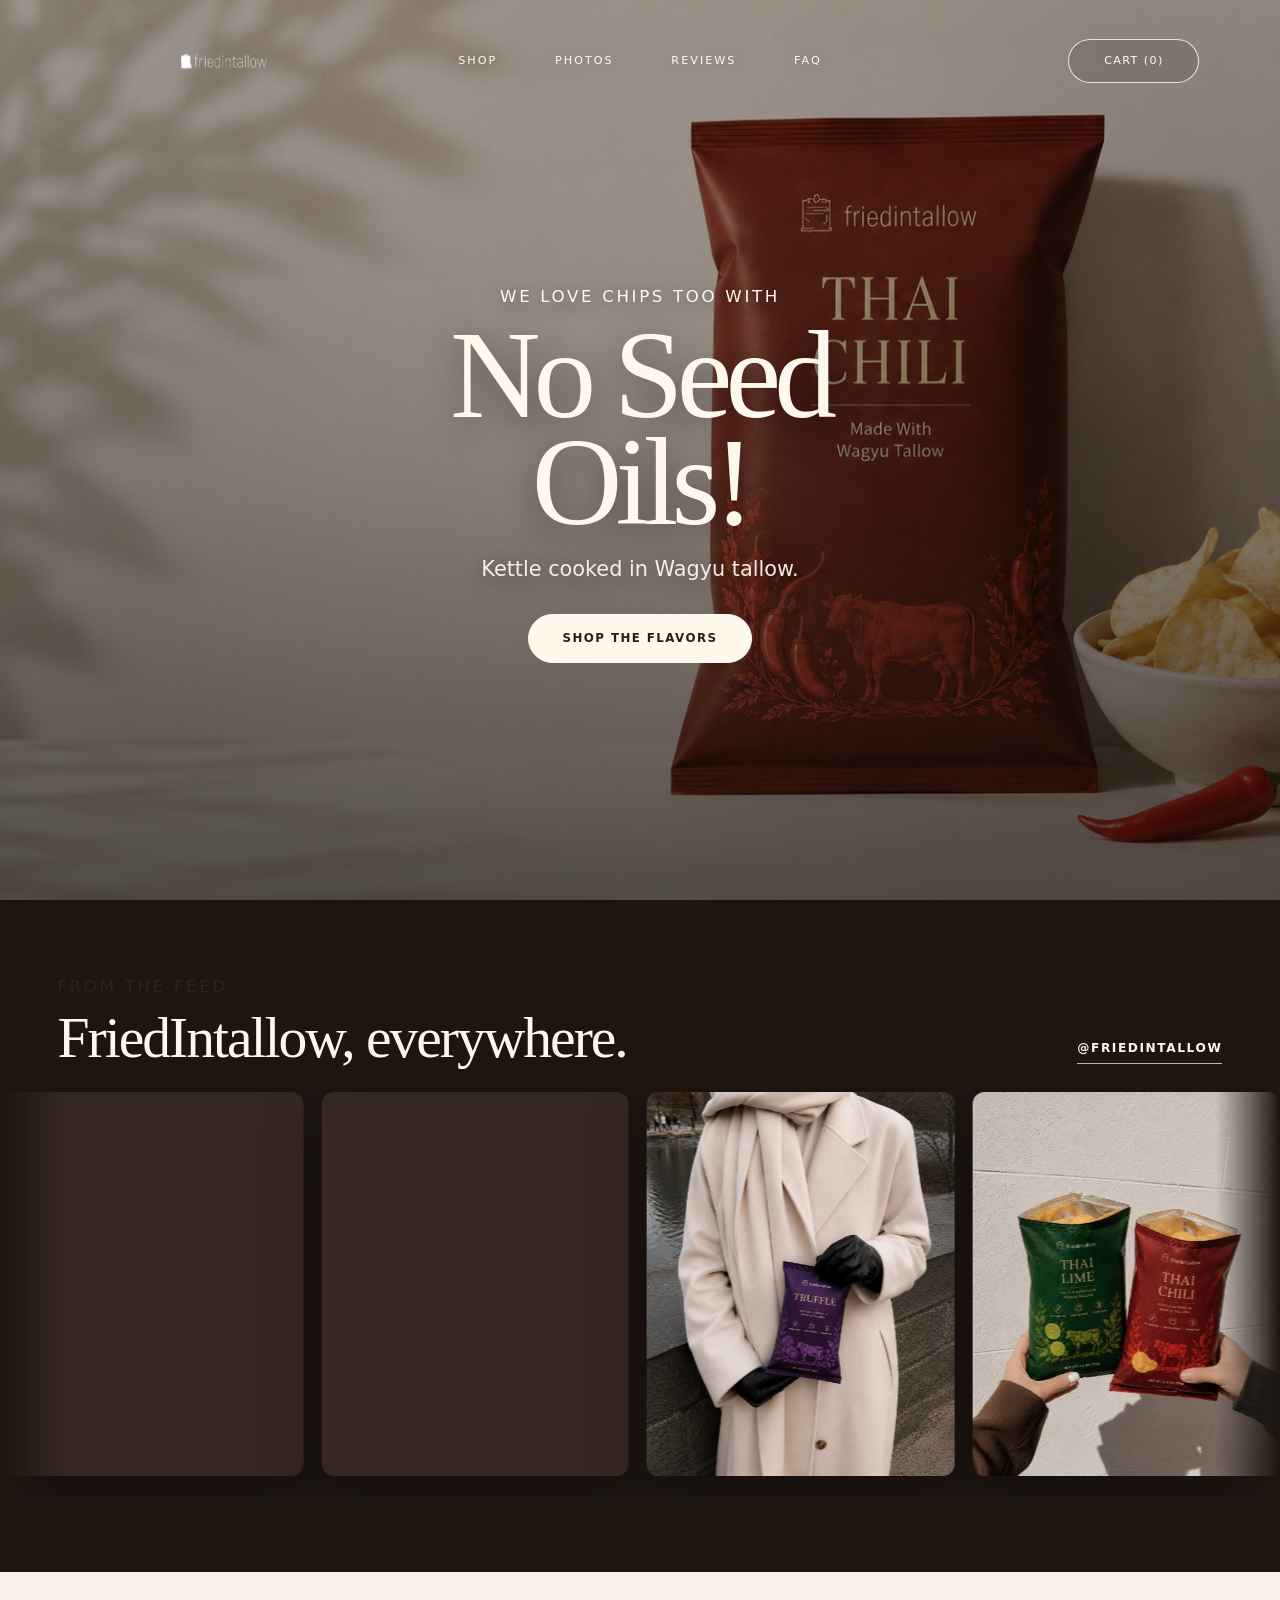
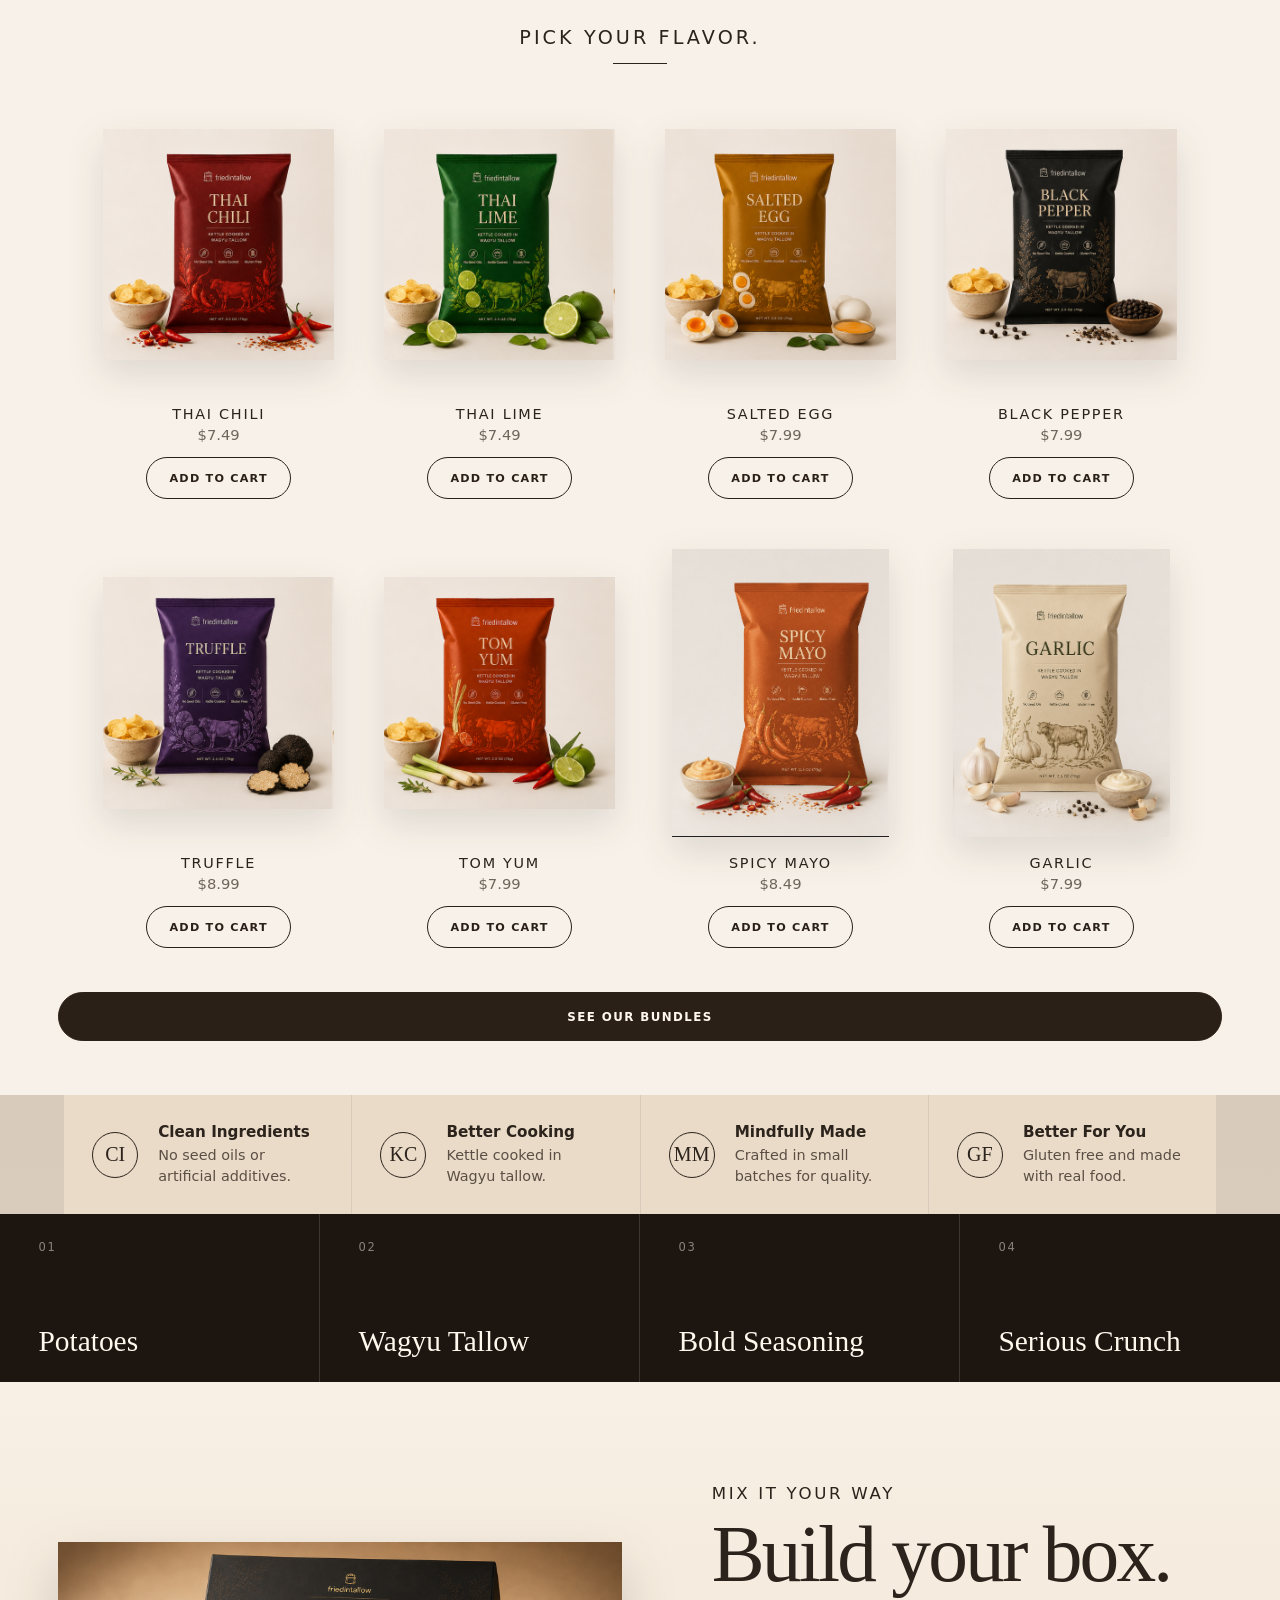
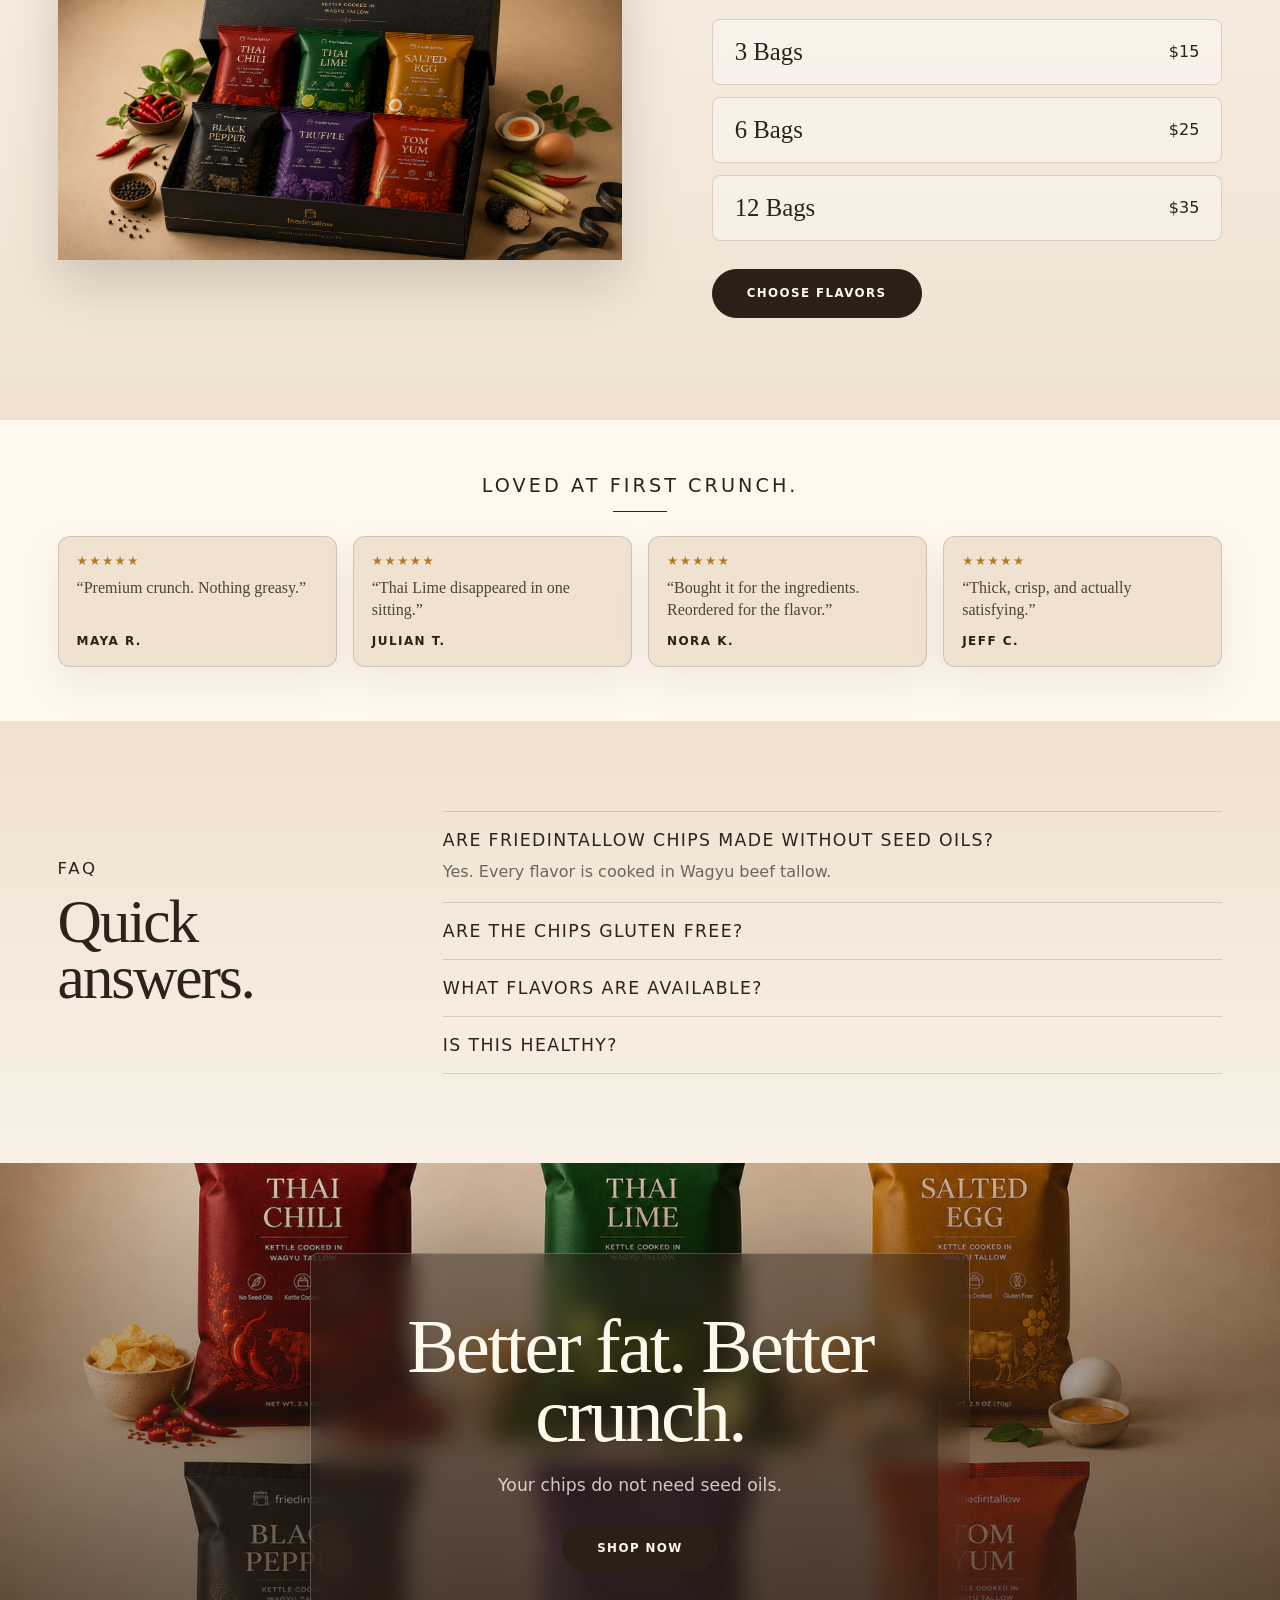
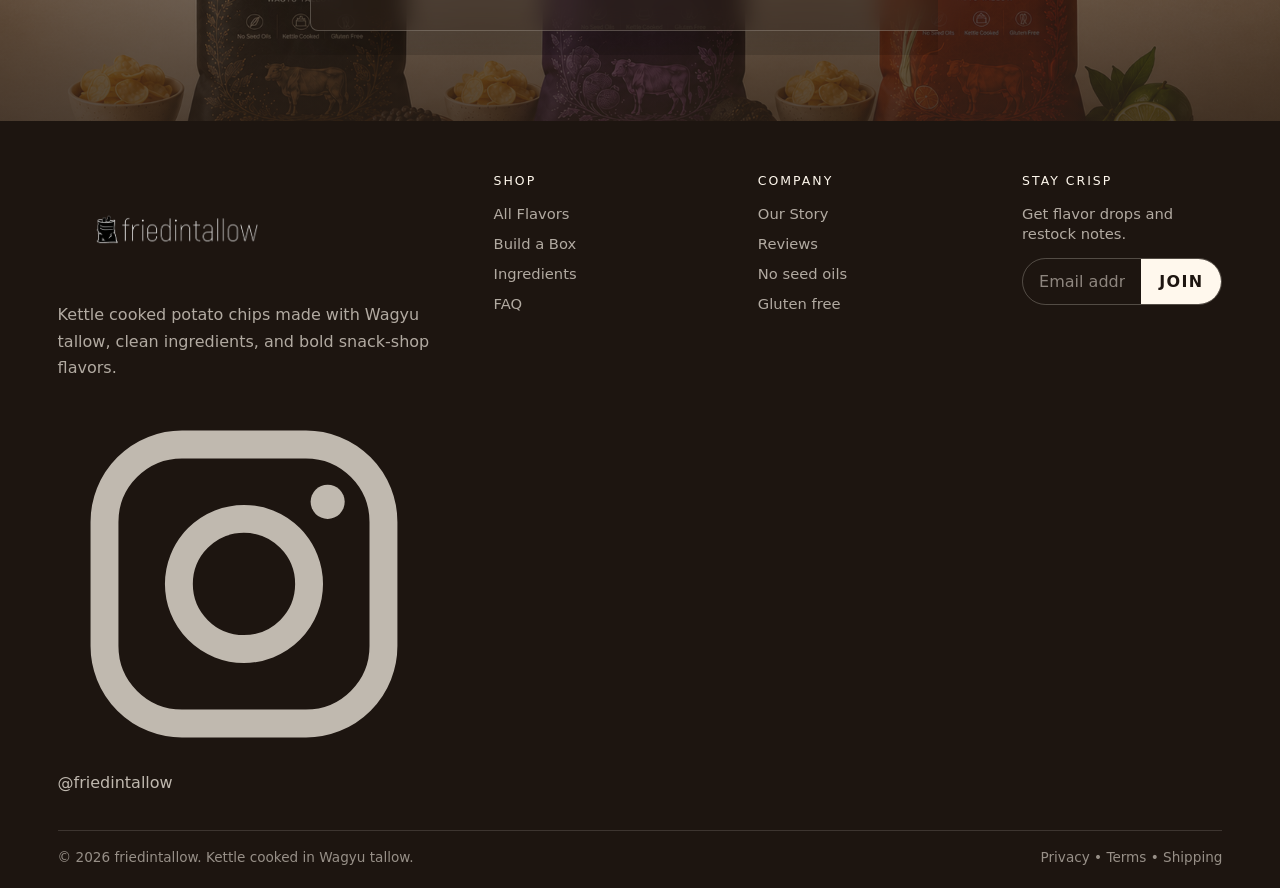
<file: index725.html>
<!DOCTYPE html>

<html lang="en">
<head>
<meta charset="utf-8"/>
<meta content="width=device-width, initial-scale=1.0" name="viewport"/>
<title>friedintallow | Tallow Potato Chips</title>
<link rel="icon" type="image/png" href="assets/friedintallow-logo-transparent.png"/>
<link rel="shortcut icon" type="image/png" href="assets/friedintallow-logo-transparent.png"/>
<link rel="apple-touch-icon" href="assets/friedintallow-logo-transparent.png"/>
<style>
    :root {
      --cream: #f4ecdd;
      --cream-2: #fbf7ee;
      --sand: #e5d7c4;
      --ink: #2b231c;
      --muted: #6f655b;
      --line: rgba(43, 35, 28, 0.16);
      --brown: #2b2018;
      --brown-2: #3a2a20;
      --rust: #9b321f;
      --green: #173c26;
      --gold: #b37a25;
      --shadow: 0 28px 80px rgba(36, 26, 17, 0.16);
      --radius: 8px;
    }

    * { box-sizing: border-box; }

    html {
      scroll-behavior: smooth;
      background: var(--cream);
    }

    body {
      margin: 0;
      color: var(--ink);
      background:
        radial-gradient(circle at 8% 2%, rgba(255, 255, 255, 0.92), transparent 32rem),
        linear-gradient(180deg, #f8f0e3 0%, #eee1d0 48%, #f8f1e7 100%);
      font-family: Inter, ui-sans-serif, system-ui, -apple-system, BlinkMacSystemFont, "Segoe UI", sans-serif;
      overflow-x: hidden;
    }

    body::before {
      content: "";
      position: fixed;
      inset: 0;
      z-index: -2;
      pointer-events: none;
      opacity: 0.45;
      background-image:
        linear-gradient(rgba(43, 35, 28, 0.03) 1px, transparent 1px),
        linear-gradient(90deg, rgba(43, 35, 28, 0.025) 1px, transparent 1px);
      background-size: 46px 46px;
      mask-image: linear-gradient(to bottom, black, transparent 80%);
    }

    a { color: inherit; text-decoration: none; }
    img { display: block; max-width: 100%; }
    button, input { font: inherit; }
    button { -webkit-tap-highlight-color: transparent; }
    body.modal-open { overflow: hidden; touch-action: none; }
    :focus-visible {
      outline: 3px solid rgba(155, 50, 31, 0.42);
      outline-offset: 3px;
    }

    .nav {
      position: fixed;
      top: 0;
      left: 0;
      right: 0;
      z-index: 50;
      display: grid;
      grid-template-columns: 1fr auto 1fr;
      align-items: center;
      gap: 28px;
      padding: 31px clamp(40px, 6.3vw, 83px);
      color: var(--ink);
      transition: background 240ms ease, box-shadow 240ms ease, padding 240ms ease;
    }

    .nav.scrolled {
      padding-block: 13px;
      background: rgba(248, 240, 227, 0.88);
      box-shadow: 0 12px 34px rgba(33, 25, 18, 0.08);
      backdrop-filter: blur(18px);
    }

    .logo {
      width: min(279px, 43vw);
      height: 59px;
      object-fit: contain;
      object-position: center;
    }

    .nav-links {
      display: flex;
      justify-content: center;
      align-items: center;
      gap: clamp(18px, 4.5vw, 68px);
      font-size: 0.7rem;
      letter-spacing: 0.18em;
      text-transform: uppercase;
    }

    .nav-links a {
      position: relative;
      padding: 8px 0;
    }

    .nav-links a::after {
      content: "";
      position: absolute;
      left: 0;
      bottom: 0;
      width: 100%;
      height: 1px;
      background: currentColor;
      transform: scaleX(0);
      transform-origin: right;
      transition: transform 220ms ease;
    }

    .nav-links a:hover::after {
      transform: scaleX(1);
      transform-origin: left;
    }

    .cart {
      justify-self: end;
      min-width: 131px;
      padding: 11px 23px;
      border: 1px solid var(--ink);
      border-radius: 999px;
      background: transparent;
      color: var(--ink);
      text-align: center;
      font-size: 0.7rem;
      letter-spacing: 0.12em;
      text-transform: uppercase;
      transition: background 200ms ease, color 200ms ease, transform 200ms ease;
    }

    .cart:hover {
      background: var(--brown);
      color: #fff8ec;
      transform: translateY(-2px);
    }

    .section {
      position: relative;
      min-height: 65vh;
      padding: 70px clamp(20px, 4.5vw, 65px);
      display: grid;
      align-items: center;
      isolation: isolate;
    }

    .section.short {
      min-height: auto;
      padding-block: 54px;
    }

    .hero {
      min-height: 100vh;
      grid-template-columns: minmax(420px, 0.9fr) minmax(460px, 1.1fr);
      gap: clamp(36px, 4vw, 70px);
      padding: 119px clamp(52px, 6.3vw, 97px) 49px;
      background:
        linear-gradient(90deg, rgba(245, 237, 223, 0.94) 0%, rgba(245, 237, 223, 0.74) 29%, rgba(245, 237, 223, 0.08) 52%, rgba(245, 237, 223, 0) 100%),
        url("assets/tallowbackground.png") center / cover no-repeat;
      overflow: hidden;
    }

    .hero::before {
      content: "";
      position: absolute;
      inset: 0;
      z-index: -1;
      opacity: 0.18;
      background:
        radial-gradient(ellipse at 14% 16%, rgba(42, 34, 27, 0.22), transparent 20rem),
        repeating-linear-gradient(126deg, transparent 0 33px, rgba(43, 35, 28, 0.035) 34px 35px);
      mask-image: linear-gradient(116deg, black, transparent 45%);
    }

    .hero::after {
      content: "";
      position: absolute;
      left: 0;
      right: 0;
      bottom: 0;
      z-index: -1;
      height: 16vh;
      background: linear-gradient(180deg, rgba(255, 255, 255, 0), rgba(224, 210, 190, 0.62));
      box-shadow: inset 0 1px rgba(255, 255, 255, 0.58);
    }

    .eyebrow {
      margin: 0 0 16px;
      color: var(--ink);
      font-size: clamp(0.9rem, 1.3vw, 1.19rem);
      letter-spacing: 0.16em;
      text-transform: uppercase;
    }

    h1, h2, h3, p { margin-top: 0; }

    h1 {
      max-width: 576px;
      margin-bottom: 20px;
      font-family: Georgia, "Times New Roman", serif;
      font-size: clamp(5.2rem, 9.2vw, 9.4rem);
      font-weight: 400;
      line-height: 0.82;
      letter-spacing: -0.055em;
    }

    h2 {
      margin-bottom: 20px;
      font-family: Georgia, "Times New Roman", serif;
      font-size: clamp(2.7rem, 5.4vw, 6.1rem);
      font-weight: 400;
      line-height: 0.9;
      letter-spacing: -0.035em;
    }

    h3 {
      margin-bottom: 12px;
      font-size: 0.9rem;
      font-weight: 500;
      letter-spacing: 0.16em;
      text-transform: uppercase;
    }

    .lede {
      max-width: 558px;
      margin-bottom: 27px;
      color: #4c4137;
      font-size: clamp(0.95rem, 1.35vw, 1.22rem);
      line-height: 1.65;
    }

    .button {
      display: inline-flex;
      align-items: center;
      justify-content: center;
      min-height: 49px;
      padding: 0 34px;
      border: 1px solid var(--brown);
      border-radius: 999px;
      background: var(--brown);
      color: #fff8ec;
      font-size: 0.74rem;
      font-weight: 800;
      letter-spacing: 0.12em;
      text-transform: uppercase;
      cursor: pointer;
      transition: transform 200ms ease, background 200ms ease, color 200ms ease, box-shadow 200ms ease;
    }

    .button:hover {
      transform: translateY(-3px);
      box-shadow: 0 18px 36px rgba(43, 32, 24, 0.22);
    }

    .button.light {
      background: transparent;
      color: var(--brown);
    }

    .button.light:hover {
      background: var(--brown);
      color: #fff8ec;
    }

    .hero-actions {
      display: flex;
      flex-wrap: wrap;
      gap: 14px;
      align-items: center;
      margin-bottom: 32px;
    }

    .hero .lede {
      position: relative;
      max-width: 369px;
      margin-bottom: 23px;
      font-size: clamp(1.06rem, 1.62vw, 1.35rem);
      line-height: 1.35;
    }

    .hero .lede::before {
      content: "";
      display: block;
      width: 54px;
      height: 1px;
      margin: 0 0 16px;
      background: var(--ink);
      opacity: 0.76;
    }

    .feature-icons {
      display: grid;
      grid-template-columns: repeat(3, minmax(0, 150px));
      gap: 27px;
      margin-top: 31px;
    }

    .mini-icon {
      display: grid;
      justify-items: center;
      gap: 10px;
      color: #372b22;
      text-align: center;
      font-size: 0.77rem;
    }

    .mini-icon span {
      display: grid;
      place-items: center;
      width: 54px;
      height: 54px;
      border: 1px solid var(--ink);
      border-radius: 50%;
      font-family: Georgia, "Times New Roman", serif;
      width: 49px;
      height: 49px;
      font-size: 1.22rem;
    }

    .story {
      grid-template-columns: minmax(300px, 0.9fr) minmax(0, 1fr);
      gap: clamp(36px, 7vw, 110px);
      min-height: 347px;
      padding-top: 38px;
      padding-bottom: 38px;
      background: #efebe5 url("assets/section2.png") center / cover no-repeat;
      border-top: 1px solid rgba(82, 72, 62, 0.08);
      border-bottom: 1px solid rgba(82, 72, 62, 0.08);
    }

    .engraving {
      display: grid;
      place-items: center;
      min-height: 207px;
      color: #84786c;
    }

    .story-art {
      width: min(560px, 100%);
      opacity: 0;
      pointer-events: none;
    }

    .text-link {
      display: inline-flex;
      align-items: center;
      gap: 18px;
      color: var(--brown);
      font-size: 0.8rem;
      font-weight: 800;
      letter-spacing: 0.12em;
      text-transform: uppercase;
      border-bottom: 1px solid currentColor;
      padding-bottom: 6px;
    }

    .text-link::after {
      content: "\2192";
      font-size: 1.35rem;
      line-height: 1;
      transition: transform 200ms ease;
    }

    .text-link:hover::after { transform: translateX(5px); }

    .flavors {
      background: #f7f1e9;
      text-align: center;
      overflow: hidden;
    }

    .section-kicker {
      margin-bottom: 32px;
      font-size: clamp(1rem, 1.9vw, 1.58rem);
      font-weight: 400;
      letter-spacing: 0.16em;
      text-transform: uppercase;
    }

    .section-kicker::after {
      content: "";
      display: block;
      width: 54px;
      height: 1px;
      margin: 14px auto 0;
      background: currentColor;
    }

    .product-row {
      display: grid;
      grid-template-columns: repeat(4, minmax(180px, 1fr));
      gap: clamp(16px, 2vw, 31px);
      align-items: end;
      max-width: 1098px;
      margin: 0 auto 32px;
    }

    .product-card {
      position: relative;
      padding: 12px;
      border-radius: var(--radius);
      transition: transform 260ms ease;
      display: grid;
      justify-items: center;
    }

    .product-card:hover {
      transform: translateY(-12px);
    }

    .product-card img {
      width: 100%;
      height: 288px;
      max-width: 100%;
      object-fit: contain;
      border-radius: 0;
      filter: drop-shadow(0 14px 18px rgba(42, 31, 22, 0.12));
      mix-blend-mode: multiply;
    }

    .pack {
      position: relative;
      display: grid;
      place-items: center;
      width: min(190px, 100%);
      height: 300px;
      color: #f7e8c9;
      border-radius: 6px 6px 14px 14px;
      background:
        linear-gradient(100deg, rgba(255, 255, 255, 0.16), transparent 22%, rgba(0, 0, 0, 0.13) 86%),
        linear-gradient(180deg, rgba(255, 255, 255, 0.08), transparent 16%),
        var(--pack-color, #8b2f20);
      box-shadow:
        inset 0 8px 0 rgba(0, 0, 0, 0.18),
        inset 0 -9px 0 rgba(0, 0, 0, 0.14),
        0 18px 25px rgba(42, 31, 22, 0.18);
      overflow: hidden;
    }

    .pack::before,
    .pack::after {
      content: "";
      position: absolute;
      left: 0;
      right: 0;
      height: 8px;
      background: repeating-linear-gradient(180deg, rgba(0, 0, 0, 0.18) 0 1px, transparent 1px 3px);
      opacity: 0.7;
    }

    .pack::before { top: 8px; }
    .pack::after { bottom: 8px; }

    .pack-brand {
      position: absolute;
      top: 36px;
      font-size: 0.62rem;
      letter-spacing: 0.06em;
      opacity: 0.9;
    }

    .pack-name {
      max-width: 150px;
      font-family: Georgia, "Times New Roman", serif;
      font-size: 2rem;
      line-height: 0.95;
      letter-spacing: 0.02em;
      text-transform: uppercase;
    }

    .pack-made {
      position: absolute;
      top: 132px;
      font-size: 0.68rem;
      line-height: 1.25;
      opacity: 0.9;
    }

    .pack-icons {
      position: absolute;
      top: 174px;
      display: flex;
      gap: 10px;
      font-size: 0.5rem;
      letter-spacing: 0.02em;
      opacity: 0.75;
    }

    .pack-art {
      position: absolute;
      left: 18px;
      right: 18px;
      bottom: 36px;
      height: 56px;
      border: 1px solid currentColor;
      border-top: 0;
      border-radius: 50%;
      opacity: 0.42;
    }

    .pack.small {
      width: 205px;
      height: 322px;
      transform-origin: center bottom;
    }

    .pack.green { --pack-color: #1f4428; color: #cbdc8f; }
    .pack.gold { --pack-color: #a46e22; color: #f3dfac; }
    .pack.orange { --pack-color: #a9481f; color: #f6d0a2; }
    .pack.cream { --pack-color: #b95d25; color: #ffe0b4; }

    .product-card h3 {
      margin-top: 18px;
      margin-bottom: 4px;
      letter-spacing: 0.12em;
    }

    .product-card p {
      margin: 0;
      color: var(--muted);
      font-size: 0.92rem;
    }

    .benefit-bar {
      display: grid;
      grid-template-columns: repeat(4, minmax(0, 1fr));
      gap: 1px;
      padding: 0 clamp(22px, 5vw, 72px);
      background: rgba(43, 35, 28, 0.11);
    }

    .benefit {
      display: grid;
      grid-template-columns: 48px 1fr;
      gap: 18px;
      align-items: center;
      min-height: 119px;
      padding: 22px clamp(13px, 2.2vw, 29px);
      background: #eadbc8;
      text-align: left;
    }

    .benefit .mini {
      display: grid;
      place-items: center;
      width: 46px;
      height: 46px;
      border: 1px solid var(--ink);
      border-radius: 50%;
      font-family: Georgia, "Times New Roman", serif;
      font-size: 1.25rem;
    }

    .benefit strong {
      display: block;
      margin-bottom: 4px;
      font-size: 0.95rem;
      font-weight: 700;
    }

    .benefit span {
      color: #5b4f45;
      font-size: 0.9rem;
      line-height: 1.35;
    }

    .ingredients {
      grid-template-columns: minmax(0, 0.9fr) minmax(360px, 1.1fr);
      gap: clamp(34px, 7vw, 92px);
      background: #f9f3ea;
    }

    .ingredient-stack {
      display: grid;
      grid-template-columns: repeat(2, minmax(0, 1fr));
      gap: 14px;
    }

    .ingredient-card {
      min-height: 176px;
      padding: 23px;
      border: 1px solid var(--line);
      border-radius: var(--radius);
      background: rgba(255, 255, 255, 0.42);
      box-shadow: 0 16px 42px rgba(43, 32, 24, 0.06);
    }

    .ingredient-card strong {
      display: block;
      margin-bottom: 12px;
      font-family: Georgia, "Times New Roman", serif;
      font-size: 1.62rem;
      font-weight: 400;
    }

    .ingredient-card p {
      color: var(--muted);
      line-height: 1.55;
    }

    .process {
      color: #fff8ed;
      background:
        radial-gradient(circle at 88% 50%, rgba(164, 110, 34, 0.2), transparent 20rem),
        linear-gradient(90deg, rgba(29, 21, 15, 0.98), rgba(64, 43, 31, 0.9)),
        #2b2018;
      overflow: hidden;
    }

    .process .lede {
      color: rgba(255, 248, 237, 0.76);
    }

    .steps {
      display: grid;
      grid-template-columns: repeat(4, minmax(0, 1fr));
      gap: 13px;
      margin-top: 32px;
      max-width: 882px;
    }

    .step {
      min-height: 223px;
      padding: 22px;
      border: 1px solid rgba(255, 248, 237, 0.2);
      border-radius: var(--radius);
      background: rgba(255, 248, 237, 0.08);
      backdrop-filter: blur(10px);
    }

    .step span {
      display: grid;
      place-items: center;
      width: 42px;
      height: 42px;
      margin-bottom: 42px;
      border: 1px solid rgba(255, 248, 237, 0.66);
      border-radius: 50%;
      font-family: Georgia, "Times New Roman", serif;
      font-size: 1.3rem;
    }

    .bundle {
      grid-template-columns: minmax(360px, 1.05fr) minmax(0, 0.95fr);
      gap: clamp(34px, 7vw, 96px);
      background: linear-gradient(180deg, #f8f0e5 0%, #efe2d1 100%);
    }

    .bundle-stage {
      position: relative;
      min-height: 468px;
      border-radius: var(--radius);
      background:
        radial-gradient(circle at 50% 78%, rgba(43, 35, 28, 0.18), transparent 18rem),
        linear-gradient(135deg, #efe0cf, #fff9f0);
      box-shadow: inset 0 0 0 1px var(--line), var(--shadow);
      overflow: hidden;
    }

 .bundle-stage {
  display: flex;
  align-items: center;
  justify-content: center;
  min-height: auto;
  background: transparent;
  box-shadow: none;
  border-radius: 0;
  overflow: visible;
}

.bundle-stage img {
  position: relative;
  width: 100%;
  max-width: 700px;
  height: auto;
  object-fit: contain;
  border-radius: 0;
  filter: drop-shadow(0 22px 26px rgba(42, 31, 22, 0.18));
  mix-blend-mode: normal;
}


    .plans {
      display: grid;
      gap: 12px;
      margin: 28px 0;
    }

    .plan {
      display: flex;
      align-items: center;
      justify-content: space-between;
      gap: 18px;
      padding: 18px 22px;
      border: 1px solid var(--line);
      border-radius: var(--radius);
      background: rgba(255, 255, 255, 0.38);
    }

    .plan strong {
      font-family: Georgia, "Times New Roman", serif;
      font-size: 1.55rem;
      font-weight: 400;
    }

    .reviews {
      background: #fff8ef;
      text-align: center;
    }

    .quote-grid {
      display: grid;
      grid-template-columns: repeat(3, minmax(0, 1fr));
      gap: 18px;
      max-width: 1160px;
      margin: 0 auto;
    }

    .quote {
      min-height: 252px;
      padding: 31px;
      border: 1px solid var(--line);
      border-radius: var(--radius);
      background: #f3e7d7;
      text-align: left;
    }

    .quote .stars {
      margin-bottom: 22px;
      color: var(--gold);
      letter-spacing: 0.12em;
    }

    .quote p {
      color: #4e433a;
      font-family: Georgia, "Times New Roman", serif;
      font-size: 1.31rem;
      line-height: 1.35;
    }

    .quote strong {
      color: var(--brown);
      font-size: 0.82rem;
      letter-spacing: 0.13em;
      text-transform: uppercase;
    }

    .faq {
      grid-template-columns: minmax(0, 0.8fr) minmax(360px, 1.2fr);
      gap: clamp(34px, 7vw, 96px);
      background: linear-gradient(180deg, #efe1cf, #f9f1e7);
    }

    details {
      border-top: 1px solid var(--line);
      padding: 24px 0;
    }

    details:last-child { border-bottom: 1px solid var(--line); }

    summary {
      cursor: pointer;
      list-style: none;
      font-size: 1.08rem;
      letter-spacing: 0.08em;
      text-transform: uppercase;
    }

    summary::-webkit-details-marker { display: none; }

    details p {
      max-width: 740px;
      margin: 14px 0 0;
      color: var(--muted);
      line-height: 1.7;
    }

    .final {
      min-height: 52vh;
      background:
        linear-gradient(180deg, rgba(43, 32, 24, 0.12), rgba(43, 32, 24, 0.82)),
        url("lastsection.png") center / cover no-repeat;
      color: #fff8ed;
      text-align: center;
    }

    .final-card {
      max-width: 756px;
      margin: auto;
      padding: clamp(30px, 5vw, 58px);
      border: 1px solid rgba(255, 248, 237, 0.22);
      border-radius: var(--radius);
      background: rgba(43, 32, 24, 0.46);
      box-shadow: 0 28px 90px rgba(0, 0, 0, 0.26);
      backdrop-filter: blur(12px);
    }

    .final .lede {
      margin-inline: auto;
      color: rgba(255, 248, 237, 0.78);
    }

    footer {
      padding: 52px clamp(20px, 4.5vw, 65px) 23px;
      background: #1d1510;
      color: rgba(255, 248, 237, 0.72);
    }

    .footer-grid {
      display: grid;
      grid-template-columns: minmax(260px, 1.3fr) repeat(3, minmax(150px, 0.7fr));
      gap: clamp(28px, 5vw, 78px);
      align-items: start;
    }

    .footer-logo {
      width: 225px;
      margin-bottom: 18px;
      filter: invert(1);
      opacity: 0.9;
    }

    .footer-about p {
      max-width: 380px;
      color: rgba(255, 248, 237, 0.66);
      line-height: 1.65;
    }

    .footer-col h3 {
      margin-bottom: 16px;
      color: #fff8ed;
      font-size: 0.78rem;
      letter-spacing: 0.16em;
    }

    .footer-col a,
    .footer-col span {
      display: block;
      margin-bottom: 10px;
      color: rgba(255, 248, 237, 0.66);
      font-size: 0.92rem;
      line-height: 1.35;
    }

    .footer-col a:hover {
      color: #fff8ed;
    }

    .newsletter {
      display: flex;
      margin-top: 14px;
      border: 1px solid rgba(255, 248, 237, 0.24);
      border-radius: 999px;
      overflow: hidden;
    }

    .newsletter input {
      min-width: 0;
      width: 100%;
      border: 0;
      padding: 13px 16px;
      color: #fff8ed;
      background: transparent;
      outline: 0;
    }

    .newsletter input::placeholder {
      color: rgba(255, 248, 237, 0.5);
    }

    .newsletter button {
      border: 0;
      padding: 0 18px;
      background: #fff8ed;
      color: #1d1510;
      font-weight: 800;
      letter-spacing: 0.08em;
      text-transform: uppercase;
      cursor: pointer;
    }

    .footer-bottom {
      display: flex;
      justify-content: space-between;
      gap: 18px;
      flex-wrap: wrap;
      margin-top: 38px;
      padding-top: 18px;
      border-top: 1px solid rgba(255, 248, 237, 0.14);
      color: rgba(255, 248, 237, 0.54);
      font-size: 0.85rem;
    }

    .reveal {
      opacity: 0;
      transform: translateY(24px);
      transition: opacity 800ms ease, transform 800ms ease;
    }

    .reveal.visible {
      opacity: 1;
      transform: translateY(0);
    }

    .stagger > * {
      opacity: 0;
      transform: translateY(22px);
      transition: opacity 650ms ease, transform 650ms ease;
    }

    .stagger.visible > * {
      opacity: 1;
      transform: translateY(0);
    }

    .stagger.visible > *:nth-child(2) { transition-delay: 80ms; }
    .stagger.visible > *:nth-child(3) { transition-delay: 160ms; }
    .stagger.visible > *:nth-child(4) { transition-delay: 240ms; }
    .stagger.visible > *:nth-child(5) { transition-delay: 320ms; }

    @keyframes float-bag {
      0%, 100% { transform: translateY(0) rotate(0deg); }
      50% { transform: translateY(-16px) rotate(0.8deg); }
    }

    @keyframes hero-rise {
      from { opacity: 0; transform: translateY(28px) scale(0.985); }
      to { opacity: 1; transform: translateY(0) scale(1); }
    }

    @media (max-width: 1040px) {
      .nav {
        grid-template-columns: auto 1fr auto;
      }

      .nav-links {
        gap: 22px;
      }

      .hero,
      .story,
      .ingredients,
      .bundle,
      .faq {
        grid-template-columns: 1fr;
      }

      .product-row {
        grid-template-columns: repeat(3, minmax(0, 1fr));
      }

      .benefit-bar,
      .steps,
      .quote-grid {
        grid-template-columns: repeat(2, minmax(0, 1fr));
      }
    }

    @media (max-width: 720px) {
      .nav {
        padding: 14px 16px;
        grid-template-columns: 1fr auto;
      }

      .logo {
        width: 171px;
        height: 48px;
      }

      .nav-links {
        display: none;
      }

      .cart {
        min-width: auto;
        padding: 9px 13px;
      }

      .section {
        padding: 65px 16px 50px;
      }

      .hero {
        min-height: 100vh;
        grid-template-columns: 1fr;
        padding-top: 97px;
        padding-bottom: 41vh;
        background:
          linear-gradient(180deg, rgba(245, 237, 223, 0.97) 0%, rgba(245, 237, 223, 0.88) 44%, rgba(245, 237, 223, 0.12) 76%, rgba(245, 237, 223, 0) 100%),
          url("assets/tallowbackground.png") 68% bottom / auto 100% no-repeat;
      }

      .section.short {
        padding-block: 47px;
      }

      .story {
        min-height: auto;
        padding-top: 198px;
        background: #efebe5 url("assets/section2.png") left top / auto 100% no-repeat;
      }

      .footer-grid {
        grid-template-columns: 1fr;
      }

      .newsletter {
        max-width: 420px;
      }

      h1 {
        font-size: clamp(4rem, 20.7vw, 6.1rem);
      }

      .feature-icons,
      .ingredient-stack,
      .product-row,
      .benefit-bar,
      .steps,
      .quote-grid {
        grid-template-columns: 1fr;
      }

      .product-row {
        max-width: 369px;
      }

      .hero-actions {
        align-items: stretch;
        flex-direction: column;
      }

      .button {
        width: 100%;
      }

      .bundle-stage {
        min-height: 360px;
      }

      .bundle-stage img {
        width: 48%;
      }
    }

    /* Mobile navigation, cart, and responsive refinements */
    .mobile-menu-toggle {
      display: none;
      width: 44px;
      height: 44px;
      padding: 10px;
      border: 0;
      background: transparent;
      color: inherit;
      cursor: pointer;
    }

    .mobile-menu-toggle span {
      display: block;
      width: 22px;
      height: 1px;
      margin: 5px auto;
      background: currentColor;
      transition: transform 200ms ease, opacity 200ms ease;
    }

    .mobile-menu-toggle[aria-expanded="true"] span:nth-child(1) {
      transform: translateY(6px) rotate(45deg);
    }

    .mobile-menu-toggle[aria-expanded="true"] span:nth-child(2) { opacity: 0; }

    .mobile-menu-toggle[aria-expanded="true"] span:nth-child(3) {
      transform: translateY(-6px) rotate(-45deg);
    }

    .mobile-menu {
      position: fixed;
      top: 72px;
      left: 12px;
      right: 12px;
      z-index: 49;
      display: grid;
      gap: 2px;
      padding: 12px;
      border: 1px solid var(--line);
      border-radius: 14px;
      background: rgba(248, 240, 227, 0.97);
      box-shadow: var(--shadow);
      backdrop-filter: blur(18px);
    }

    .mobile-menu[hidden] { display: none; }

    .mobile-menu a {
      min-height: 48px;
      display: flex;
      align-items: center;
      padding: 0 14px;
      border-radius: 9px;
      font-size: 0.78rem;
      letter-spacing: 0.13em;
      text-transform: uppercase;
    }

    .mobile-menu a:hover { background: rgba(43, 35, 28, 0.07); }

    .cart {
      min-height: 44px;
      cursor: pointer;
    }

    .add-to-cart {
      min-height: 42px;
      margin-top: 14px;
      padding: 0 22px;
      border: 1px solid var(--brown);
      border-radius: 999px;
      background: transparent;
      color: var(--brown);
      font-size: 0.7rem;
      font-weight: 800;
      letter-spacing: 0.11em;
      text-transform: uppercase;
      cursor: pointer;
      transition: background 180ms ease, color 180ms ease, transform 180ms ease;
    }

    .add-to-cart:hover {
      background: var(--brown);
      color: #fff8ec;
      transform: translateY(-2px);
    }

    .cart-backdrop {
      position: fixed;
      inset: 0;
      z-index: 100;
      display: grid;
      place-items: center;
      padding: 20px;
      background: rgba(29, 21, 16, 0.58);
      opacity: 0;
      visibility: hidden;
      transition: opacity 220ms ease, visibility 220ms ease;
    }

    .cart-backdrop.open {
      opacity: 1;
      visibility: visible;
    }

    .cart-modal {
      width: min(620px, 100%);
      max-height: min(760px, calc(100svh - 40px));
      display: grid;
      grid-template-rows: auto minmax(0, 1fr) auto;
      overflow: hidden;
      border: 1px solid rgba(255, 248, 237, 0.32);
      border-radius: 18px;
      background: var(--cream-2);
      box-shadow: 0 36px 110px rgba(0, 0, 0, 0.34);
      transform: translateY(20px) scale(0.985);
      transition: transform 220ms ease;
    }

    .cart-backdrop.open .cart-modal { transform: translateY(0) scale(1); }

    .cart-modal-header,
    .cart-modal-footer {
      padding: 20px 22px;
      background: rgba(244, 236, 221, 0.96);
    }

    .cart-modal-header {
      display: flex;
      align-items: center;
      justify-content: space-between;
      gap: 18px;
      border-bottom: 1px solid var(--line);
    }

    .cart-modal-header h2 {
      margin: 0;
      font-size: clamp(2rem, 7vw, 3.2rem);
      line-height: 1;
    }

    .cart-close {
      flex: 0 0 auto;
      width: 44px;
      height: 44px;
      border: 1px solid var(--line);
      border-radius: 50%;
      background: transparent;
      color: var(--ink);
      font-size: 1.5rem;
      cursor: pointer;
    }

    .cart-items {
      min-height: 160px;
      overflow-y: auto;
      overscroll-behavior: contain;
      padding: 8px 22px;
    }

    .cart-empty {
      min-height: 220px;
      display: grid;
      place-items: center;
      padding: 30px;
      color: var(--muted);
      text-align: center;
      line-height: 1.6;
    }

    .cart-item {
      display: grid;
      grid-template-columns: 74px minmax(0, 1fr) auto;
      gap: 15px;
      align-items: center;
      padding: 14px 0;
      border-bottom: 1px solid var(--line);
    }

    .cart-item img {
      width: 74px;
      height: 92px;
      object-fit: contain;
      filter: drop-shadow(0 8px 10px rgba(42, 31, 22, 0.12));
      mix-blend-mode: multiply;
    }

    .cart-item-name {
      margin-bottom: 5px;
      font-family: Georgia, "Times New Roman", serif;
      font-size: 1.2rem;
    }

    .cart-item-price { color: var(--muted); font-size: 0.9rem; }

    .cart-item-actions {
      display: grid;
      justify-items: end;
      gap: 8px;
    }

    .quantity-control {
      display: inline-grid;
      grid-template-columns: 34px 34px 34px;
      align-items: center;
      overflow: hidden;
      border: 1px solid var(--line);
      border-radius: 999px;
      background: rgba(255, 255, 255, 0.5);
    }

    .quantity-control button {
      width: 34px;
      height: 34px;
      border: 0;
      background: transparent;
      cursor: pointer;
    }

    .quantity-control span { text-align: center; font-size: 0.86rem; }

    .remove-item {
      border: 0;
      padding: 3px 0;
      background: transparent;
      color: var(--rust);
      font-size: 0.72rem;
      text-decoration: underline;
      cursor: pointer;
    }

    .cart-modal-footer { border-top: 1px solid var(--line); }

    .cart-summary {
      display: flex;
      align-items: center;
      justify-content: space-between;
      gap: 18px;
      margin-bottom: 14px;
      font-size: 1rem;
    }

    .cart-summary strong {
      font-family: Georgia, "Times New Roman", serif;
      font-size: 1.55rem;
      font-weight: 400;
    }

    .checkout-button { width: 100%; }

    .checkout-button[disabled] {
      opacity: 0.55;
      cursor: not-allowed;
      transform: none;
      box-shadow: none;
    }

    .cart-note,
    .cart-error {
      margin: 10px 0 0;
      font-size: 0.8rem;
      line-height: 1.45;
      text-align: center;
    }

    .cart-note { color: var(--muted); }
    .cart-error { color: var(--rust); }

    .toast {
      position: fixed;
      left: 50%;
      bottom: max(22px, env(safe-area-inset-bottom));
      z-index: 130;
      max-width: calc(100vw - 32px);
      padding: 12px 18px;
      border-radius: 999px;
      background: var(--brown);
      color: #fff8ec;
      font-size: 0.84rem;
      box-shadow: 0 18px 42px rgba(0, 0, 0, 0.25);
      opacity: 0;
      pointer-events: none;
      transform: translate(-50%, 18px);
      transition: opacity 180ms ease, transform 180ms ease;
    }

    .toast.show {
      opacity: 1;
      transform: translate(-50%, 0);
    }

    @media (max-width: 720px) {
      .nav {
        grid-template-columns: minmax(0, 1fr) auto auto;
        gap: 5px;
        padding: 12px max(14px, env(safe-area-inset-right)) 12px max(14px, env(safe-area-inset-left));
      }

      .nav.scrolled { padding-block: 9px; }

      .logo {
        width: min(166px, 46vw);
        height: 48px;
        object-position: left center;
      }

      .mobile-menu-toggle { display: block; }

      .cart {
        min-width: auto;
        min-height: 42px;
        padding: 9px 12px;
        font-size: 0.64rem;
      }

      .section { padding: 62px 18px; }

      .hero {
        min-height: 100svh;
        align-items: start;
        padding: 104px 18px max(300px, 39svh);
      }

      h1 {
        max-width: 100%;
        font-size: clamp(3.65rem, 19vw, 5.5rem);
        line-height: 0.86;
      }

      h2 {
        font-size: clamp(2.45rem, 12vw, 4.4rem);
        line-height: 0.94;
      }

      .hero .lede { max-width: 290px; font-size: 1.05rem; }

      .feature-icons {
        grid-template-columns: repeat(3, minmax(0, 1fr));
        gap: 10px;
      }

      .mini-icon { gap: 8px; font-size: 0.68rem; }

      .mini-icon span {
        width: 44px;
        height: 44px;
        font-size: 1rem;
      }

      .product-row {
        grid-template-columns: repeat(2, minmax(0, 1fr));
        gap: 14px 8px;
        max-width: 520px;
        align-items: stretch;
      }

      .product-card {
        align-content: start;
        padding: 8px 4px 12px;
      }

      .product-card:hover { transform: none; }

      .product-card img { height: clamp(168px, 48vw, 225px); }

      .product-card h3 {
        min-height: 2.3em;
        display: grid;
        place-items: center;
        margin-top: 10px;
        font-size: 0.76rem;
        line-height: 1.2;
      }

      .product-card p { font-size: 0.86rem; }

      .add-to-cart {
        width: 100%;
        min-height: 40px;
        margin-top: 10px;
        padding-inline: 10px;
        font-size: 0.62rem;
      }

      .benefit-bar { padding: 0 18px; }
      .benefit { min-height: 104px; }
      .bundle-stage { min-height: 330px; }
      .bundle-stage img { width: 49%; }
      .quote { min-height: auto; padding: 24px; }
      .final { padding-block: 72px; }
      .final-card { padding: 34px 20px; }
      footer { padding-inline: 18px; }

      .cart-backdrop {
        align-items: end;
        padding: 0;
      }

      .cart-modal {
        width: 100%;
        max-height: min(88svh, 760px);
        border-radius: 20px 20px 0 0;
        transform: translateY(100%);
      }

      .cart-backdrop.open .cart-modal { transform: translateY(0); }

      .cart-modal-header,
      .cart-modal-footer { padding: 17px 16px; }

      .cart-items { padding-inline: 16px; }

      .cart-item {
        grid-template-columns: 60px minmax(0, 1fr);
        gap: 12px;
      }

      .cart-item img {
        width: 60px;
        height: 78px;
      }

      .cart-item-actions {
        grid-column: 2;
        grid-row: 2;
        justify-items: start;
        grid-auto-flow: column;
        align-items: center;
        justify-content: space-between;
        width: 100%;
      }
    }

    @media (max-width: 420px) {
      .nav { padding-inline: 10px; }
      .logo { width: min(142px, 42vw); }
      .mobile-menu-toggle { width: 40px; height: 40px; padding: 8px; }

      .cart {
        min-height: 40px;
        padding-inline: 10px;
        letter-spacing: 0.08em;
      }

      .section,
      .hero { padding-inline: 15px; }

      h1 { font-size: clamp(3.25rem, 18.4vw, 4.6rem); }
      .feature-icons { gap: 6px; }
      .mini-icon { font-size: 0.62rem; }
      .product-row { gap-inline: 5px; }
      .product-card img { height: 160px; }
      .product-card h3 { font-size: 0.7rem; }

      .add-to-cart {
        font-size: 0.58rem;
        letter-spacing: 0.08em;
      }
    }


    /* Editorial product photography */
    .product-story {
      padding-block: clamp(72px, 8vw, 118px);
      background: #eadfce;
      overflow: hidden;
    }

    .product-story-head {
      display: grid;
      grid-template-columns: minmax(0, 0.75fr) minmax(320px, 1.25fr);
      gap: clamp(28px, 7vw, 100px);
      align-items: end;
      max-width: 1280px;
      margin: 0 auto 38px;
    }

    .product-story-head h2 { margin-bottom: 0; }
    .product-story-head .lede { margin-bottom: 0; max-width: 620px; }

    .product-photo-grid {
      display: grid;
      grid-template-columns: 1.2fr 0.8fr 0.8fr;
      grid-template-rows: repeat(2, minmax(190px, 28vw));
      gap: 14px;
      max-width: 1280px;
      margin: 0 auto;
    }

    .product-photo {
      position: relative;
      margin: 0;
      overflow: hidden;
      border-radius: 12px;
      background: #d7c6b1;
      box-shadow: 0 18px 52px rgba(43, 32, 24, 0.12);
    }

    .product-photo:first-child { grid-row: 1 / 3; }
    .product-photo:nth-child(4) { grid-column: 2 / 4; }

    .product-photo img {
      width: 100%;
      height: 100%;
      object-fit: cover;
      transition: transform 700ms cubic-bezier(.2,.7,.2,1);
    }

    .product-photo:hover img { transform: scale(1.035); }

    .product-photo figcaption {
      position: absolute;
      left: 16px;
      bottom: 16px;
      max-width: calc(100% - 32px);
      padding: 9px 12px;
      border: 1px solid rgba(255,255,255,.25);
      border-radius: 999px;
      color: #fff8ed;
      background: rgba(29, 21, 16, .56);
      backdrop-filter: blur(10px);
      font-size: .68rem;
      font-weight: 800;
      letter-spacing: .11em;
      text-transform: uppercase;
    }

    /* Reviews with customer imagery */
    .reviews { overflow: hidden; }

    .review-summary {
      display: flex;
      justify-content: center;
      align-items: center;
      gap: 16px;
      flex-wrap: wrap;
      margin: -10px auto 32px;
      color: var(--muted);
      font-size: .9rem;
    }

    .review-summary strong {
      color: var(--brown);
      font-family: Georgia, "Times New Roman", serif;
      font-size: 1.5rem;
      font-weight: 400;
    }

    .review-card-grid {
      display: grid;
      grid-template-columns: repeat(4, minmax(0, 1fr));
      gap: 16px;
      max-width: 1280px;
      margin: 0 auto;
    }

    .review-card {
      overflow: hidden;
      border: 1px solid var(--line);
      border-radius: 12px;
      background: #f3e7d7;
      text-align: left;
      box-shadow: 0 16px 42px rgba(43, 32, 24, .07);
    }

    .review-card img {
      width: 100%;
      aspect-ratio: 4 / 3;
      object-fit: cover;
      background: #dfcfbc;
    }

    .review-card-body { padding: 22px; }
    .review-card .stars { margin-bottom: 14px; color: var(--gold); letter-spacing: .12em; }

    .review-card blockquote {
      margin: 0 0 18px;
      color: #4e433a;
      font-family: Georgia, "Times New Roman", serif;
      font-size: 1.13rem;
      line-height: 1.42;
    }

    .review-card footer {
      padding: 0;
      background: transparent;
      color: var(--brown);
      font-size: .75rem;
      font-weight: 800;
      letter-spacing: .12em;
      text-transform: uppercase;
    }

    /* Auto-sliding Instagram gallery */
    .instagram-section {
      padding: clamp(70px, 8vw, 110px) 0;
      background: #1d1510;
      color: #fff8ed;
      overflow: hidden;
    }

    .instagram-head {
      display: flex;
      justify-content: space-between;
      align-items: end;
      gap: 26px;
      max-width: 1280px;
      margin: 0 auto 30px;
      padding: 0 clamp(20px, 4.5vw, 65px);
    }

    .instagram-head h2 {
      max-width: 760px;
      margin-bottom: 0;
      font-size: clamp(2.7rem, 5vw, 5.4rem);
    }

    .instagram-handle {
      flex: 0 0 auto;
      padding-bottom: 8px;
      border-bottom: 1px solid rgba(255,248,237,.7);
      font-size: .76rem;
      font-weight: 800;
      letter-spacing: .13em;
      text-transform: uppercase;
    }

    .instagram-viewport {
      width: 100%;
      overflow: hidden;
      mask-image: linear-gradient(90deg, transparent, black 5%, black 95%, transparent);
    }

    .instagram-track {
      display: flex;
      align-items: stretch;
      gap: 18px;
      width: max-content;
      padding: 6px 0 20px;
      animation: instagram-scroll 36s linear infinite;
      will-change: transform;
    }

    .instagram-viewport:hover .instagram-track { animation-play-state: paused; }

    .instagram-set {
      display: flex;
      gap: 18px;
      padding-left: 18px;
    }

    .instagram-card {
      position: relative;
      flex: 0 0 clamp(230px, 24vw, 340px);
      aspect-ratio: 4 / 5;
      overflow: hidden;
      border-radius: 12px;
      background: #34271f;
      box-shadow: 0 22px 60px rgba(0,0,0,.28);
    }

    .instagram-card img {
      width: 100%;
      height: 100%;
      object-fit: cover;
      transition: transform 600ms ease;
    }

    .instagram-card:hover img { transform: scale(1.035); }

    .instagram-card::after {
      content: "View post  ↗";
      position: absolute;
      left: 14px;
      right: 14px;
      bottom: 14px;
      padding: 11px 13px;
      border: 1px solid rgba(255,255,255,.2);
      border-radius: 999px;
      color: #fff;
      background: rgba(29,21,16,.55);
      backdrop-filter: blur(10px);
      font-size: .67rem;
      font-weight: 800;
      letter-spacing: .11em;
      text-transform: uppercase;
      opacity: 0;
      transform: translateY(7px);
      transition: opacity 220ms ease, transform 220ms ease;
    }

    .instagram-card:hover::after { opacity: 1; transform: translateY(0); }

    @keyframes instagram-scroll {
      from { transform: translateX(0); }
      to { transform: translateX(calc(-50% - 9px)); }
    }

    @media (max-width: 1040px) {
      .product-story-head { grid-template-columns: 1fr; align-items: start; }
      .review-card-grid { grid-template-columns: repeat(2, minmax(0, 1fr)); }
    }

    @media (max-width: 720px) {
      .product-story { padding-inline: 16px; }

      .product-photo-grid {
        grid-template-columns: 1fr 1fr;
        grid-template-rows: 310px 190px 220px;
        gap: 10px;
      }

      .product-photo:first-child { grid-column: 1 / 3; grid-row: auto; }
      .product-photo:nth-child(4) { grid-column: 1 / 3; }
      .product-photo figcaption { left: 10px; bottom: 10px; font-size: .58rem; }

      .review-card-grid {
        display: flex;
        overflow-x: auto;
        scroll-snap-type: x mandatory;
        padding: 0 18px 12px;
        margin-inline: -18px;
      }

      .review-card {
        flex: 0 0 min(82vw, 330px);
        scroll-snap-align: center;
      }

      .instagram-head { align-items: start; flex-direction: column; }
      .instagram-card { flex-basis: min(76vw, 300px); }
      .instagram-track { animation-duration: 30s; }
    }

    @media (prefers-reduced-motion: reduce) {
      html { scroll-behavior: auto; }
      *, *::before, *::after {
        animation-duration: 0.01ms !important;
        animation-iteration-count: 1 !important;
        transition-duration: 0.01ms !important;
      }
    }

  

    /* Visual-first revision */
    .hero {
      min-height: 92vh;
    }

    .hero .reveal {
      max-width: 620px;
    }

    .instagram-section {
      padding-block: clamp(48px, 6vw, 78px);
    }

    .instagram-head {
      margin-bottom: 22px;
    }

    .instagram-head h2 {
      max-width: 620px;
      font-size: clamp(2.25rem, 4.5vw, 4.7rem);
    }

    .flavors {
      padding-top: clamp(58px, 7vw, 90px);
      padding-bottom: clamp(58px, 7vw, 88px);
    }

    .section-kicker {
      margin-bottom: 24px;
      font-size: clamp(1rem, 1.5vw, 1.3rem);
    }

    .product-story {
      padding-block: clamp(58px, 7vw, 90px);
    }

    .product-story-head {
      display: block;
      margin-bottom: 24px;
    }

    .product-story-head h2 {
      max-width: 720px;
      font-size: clamp(3rem, 6vw, 6.4rem);
    }

    .product-photo-grid {
      grid-template-rows: repeat(2, minmax(230px, 31vw));
    }

    .proof-strip {
      display: grid;
      grid-template-columns: repeat(4, minmax(0, 1fr));
      background: #1d1510;
      color: #fff8ed;
    }

    .proof-item {
      min-height: 168px;
      display: grid;
      align-content: space-between;
      padding: 26px clamp(20px, 3vw, 44px);
      border-right: 1px solid rgba(255,255,255,.14);
    }

    .proof-item:last-child {
      border-right: 0;
    }

    .proof-item span {
      color: rgba(255,248,237,.48);
      font-size: .72rem;
      letter-spacing: .16em;
    }

    .proof-item strong {
      max-width: 220px;
      font-family: Georgia, "Times New Roman", serif;
      font-size: clamp(1.4rem, 2.3vw, 2.4rem);
      font-weight: 400;
      line-height: 1;
    }

    .bundle {
      min-height: auto;
      padding-block: clamp(62px, 8vw, 104px);
    }

    .bundle h2 {
      max-width: 560px;
      font-size: clamp(3.2rem, 6.2vw, 6.6rem);
    }

    .plans {
      max-width: 520px;
    }

    .reviews {
      padding-top: clamp(58px, 7vw, 88px);
      padding-bottom: clamp(62px, 8vw, 104px);
    }

    .review-card {
      background: #efe2d0;
    }

    .review-card img {
      aspect-ratio: 4 / 5;
    }

    .review-card-body {
      padding: 16px 18px 18px;
    }

    .review-card .stars {
      margin-bottom: 9px;
      font-size: .78rem;
    }

    .review-card blockquote {
      min-height: 2.8em;
      margin-bottom: 12px;
      font-size: 1rem;
      line-height: 1.35;
    }

    .faq {
      min-height: auto;
      padding-block: clamp(58px, 7vw, 92px);
      grid-template-columns: minmax(240px, .55fr) minmax(0, 1.45fr);
    }

    .faq h2 {
      font-size: clamp(2.7rem, 4.8vw, 5rem);
    }

    details {
      padding: 18px 0;
    }

    details p {
      margin-top: 10px;
      line-height: 1.5;
    }

    .final {
      min-height: 62vh;
    }

    .final-card {
      max-width: 660px;
    }

    .final-card h2 {
      font-size: clamp(3rem, 6vw, 6.3rem);
    }

    .final-card .lede {
      margin-bottom: 24px;
    }

    @media (max-width: 900px) {
      .proof-strip {
        grid-template-columns: repeat(2, minmax(0, 1fr));
      }

      .proof-item:nth-child(2) {
        border-right: 0;
      }

      .proof-item:nth-child(-n+2) {
        border-bottom: 1px solid rgba(255,255,255,.14);
      }
    }

    @media (max-width: 720px) {
      .hero {
        min-height: 88svh;
      }

      .instagram-section {
        padding-block: 42px;
      }

      .instagram-head h2 {
        font-size: clamp(2.25rem, 12vw, 3.8rem);
      }

      .product-story {
        padding-top: 52px;
      }

      .product-story-head h2 {
        font-size: clamp(3rem, 15vw, 4.8rem);
      }

      .product-photo-grid {
        grid-template-rows: 360px 205px 250px;
      }

      .proof-item {
        min-height: 132px;
        padding: 20px;
      }

      .proof-item strong {
        font-size: clamp(1.35rem, 6vw, 2rem);
      }

      .bundle {
        padding-top: 54px;
      }

      .faq {
        grid-template-columns: 1fr;
      }

      .final {
        min-height: 56svh;
      }
    }


    /* Centered hero with image */
    .hero.hero-centered {
      min-height: 100vh;
      display: grid;
      place-items: center;
      grid-template-columns: 1fr;
      text-align: center;
      padding: 120px clamp(20px, 4vw, 48px) 70px;
      background:
        radial-gradient(circle at 50% 0%, rgba(255,255,255,0.95), transparent 30rem),
        linear-gradient(180deg, #f8f0e3 0%, #efe1cf 56%, #f8f1e7 100%);
      overflow: hidden;
    }

    .hero.hero-centered::before {
      content: "";
      position: absolute;
      inset: 0;
      z-index: -1;
      opacity: 0.18;
      background:
        radial-gradient(circle at 50% 22%, rgba(42, 34, 27, 0.12), transparent 20rem),
        linear-gradient(180deg, rgba(255,255,255,0.6), transparent 22rem);
      pointer-events: none;
    }

    .hero.hero-centered::after {
      display: none;
    }

    .hero-center-wrap {
      width: min(860px, 100%);
      display: grid;
      justify-items: center;
    }

    .hero.hero-centered .eyebrow {
      margin-bottom: 14px;
    }

    .hero.hero-centered h1 {
      max-width: 820px;
      margin-inline: auto;
      margin-bottom: 14px;
      font-size: clamp(4.2rem, 9vw, 8.6rem);
      line-height: 0.86;
      text-align: center;
    }

    .hero.hero-centered .lede {
      max-width: 520px;
      margin: 0 auto 26px;
      font-size: clamp(1rem, 1.7vw, 1.28rem);
      line-height: 1.45;
      text-align: center;
    }

    .hero.hero-centered .lede::before {
      display: none;
    }

    .hero-media {
      width: min(520px, 92vw);
      margin: 10px auto 28px;
      padding: clamp(14px, 2vw, 24px);
      border-radius: 24px;
      background: rgba(255, 255, 255, 0.42);
      box-shadow: 0 26px 70px rgba(36, 26, 17, 0.12);
      backdrop-filter: blur(8px);
    }

    .hero-media img {
      width: 100%;
      height: auto;
      object-fit: contain;
      filter: drop-shadow(0 28px 36px rgba(42, 31, 22, 0.18));
      mix-blend-mode: normal;
    }

    .hero.hero-centered .hero-actions {
      justify-content: center;
      margin-bottom: 28px;
    }

    .hero.hero-centered .feature-icons {
      grid-template-columns: repeat(3, minmax(0, 150px));
      justify-content: center;
      margin-top: 0;
    }

    @media (max-width: 720px) {
      .hero.hero-centered {
        min-height: auto;
        padding: 104px 18px 54px;
      }

      .hero.hero-centered h1 {
        font-size: clamp(3.4rem, 16vw, 5.3rem);
      }

      .hero.hero-centered .lede {
        max-width: 300px;
        margin-bottom: 20px;
      }

      .hero-media {
        width: min(360px, 100%);
        margin-bottom: 22px;
        border-radius: 18px;
      }

      .hero.hero-centered .feature-icons {
        grid-template-columns: repeat(3, minmax(0, 1fr));
        width: 100%;
        max-width: 360px;
        gap: 10px;
      }
    }

    @media (max-width: 420px) {
      .hero.hero-centered {
        padding-inline: 14px;
      }

      .hero-media {
        width: 100%;
        padding: 12px;
      }
    }


    /* ===============================================================
       FINAL HERO + MOBILE INSTAGRAM FIXES
       =============================================================== */

    /* Full-background centered hero */
    .hero.hero-centered {
      position: relative;
      min-height: 100vh;
      display: grid;
      grid-template-columns: 1fr;
      place-items: center;
      isolation: isolate;
      overflow: hidden;
      padding: 128px clamp(20px, 4vw, 48px) 74px;
      color: #fff8ed;
      text-align: center;
      background:
        linear-gradient(
          180deg,
          rgba(20, 14, 10, 0.30) 0%,
          rgba(20, 14, 10, 0.42) 48%,
          rgba(20, 14, 10, 0.68) 100%
        ),
        url("assets/tallowbackground.png") center center / cover no-repeat;
    }

    .hero.hero-centered::before {
      content: "";
      position: absolute;
      inset: 0;
      z-index: -1;
      pointer-events: none;
      opacity: 1;
      background:
        radial-gradient(
          circle at 50% 42%,
          rgba(0, 0, 0, 0.02),
          rgba(0, 0, 0, 0.16) 72%
        );
      mask-image: none;
      -webkit-mask-image: none;
    }

    .hero.hero-centered::after {
      display: none;
    }

    .hero-center-wrap {
      position: relative;
      z-index: 2;
      width: min(880px, 100%);
      display: grid;
      justify-items: center;
      max-width: 880px;
      padding: clamp(24px, 4vw, 48px);
      border: 1px solid rgba(255, 248, 237, 0.20);
      border-radius: 22px;
      background: rgba(29, 21, 16, 0.20);
      box-shadow: 0 28px 90px rgba(0, 0, 0, 0.16);
      backdrop-filter: blur(4px);
      -webkit-backdrop-filter: blur(4px);
    }

    .hero.hero-centered .eyebrow {
      margin-bottom: 15px;
      color: #fff8ed;
      text-shadow: 0 3px 18px rgba(0, 0, 0, 0.38);
    }

    .hero.hero-centered h1 {
      max-width: 850px;
      margin: 0 auto 17px;
      color: #fff8ed;
      font-size: clamp(4.2rem, 9.5vw, 8.8rem);
      line-height: 0.86;
      text-align: center;
      text-shadow: 0 8px 34px rgba(0, 0, 0, 0.38);
    }

    .hero.hero-centered .lede {
      max-width: 520px;
      margin: 0 auto 29px;
      color: rgba(255, 248, 237, 0.94);
      font-size: clamp(1rem, 1.7vw, 1.3rem);
      line-height: 1.45;
      text-align: center;
      text-shadow: 0 4px 22px rgba(0, 0, 0, 0.40);
    }

    .hero.hero-centered .lede::before {
      display: none;
    }

    .hero.hero-centered .hero-actions {
      justify-content: center;
      margin-bottom: 31px;
    }

    .hero.hero-centered .button {
      border-color: #fff8ed;
      background: #fff8ed;
      color: #2b2018;
    }

    .hero.hero-centered .button:hover {
      background: transparent;
      color: #fff8ed;
    }

    .hero.hero-centered .feature-icons {
      width: 100%;
      grid-template-columns: repeat(3, minmax(0, 150px));
      justify-content: center;
      gap: 24px;
      margin-top: 0;
    }

    .hero.hero-centered .mini-icon {
      color: #fff8ed;
      text-shadow: 0 3px 16px rgba(0, 0, 0, 0.36);
    }

    .hero.hero-centered .mini-icon span {
      border-color: rgba(255, 248, 237, 0.76);
      color: #fff8ed;
      background: rgba(29, 21, 16, 0.18);
    }

    /* Keep the navigation visible on the hero */
    .nav:not(.scrolled) {
      color: #fff8ed;
      text-shadow: 0 2px 14px rgba(0, 0, 0, 0.36);
    }

    .nav:not(.scrolled) .logo {
      filter: brightness(0) invert(1);
    }

    .nav:not(.scrolled) .cart {
      border-color: rgba(255, 248, 237, 0.86);
      color: #fff8ed;
      background: rgba(29, 21, 16, 0.12);
      backdrop-filter: blur(8px);
      -webkit-backdrop-filter: blur(8px);
    }

    .nav.scrolled {
      color: var(--ink);
      text-shadow: none;
    }

    .nav.scrolled .logo {
      filter: none;
    }

    /* Correct infinite Instagram marquee */
    .instagram-viewport {
      width: 100%;
      overflow: hidden;
      -webkit-mask-image:
        linear-gradient(90deg, transparent, #000 5%, #000 95%, transparent);
      mask-image:
        linear-gradient(90deg, transparent, #000 5%, #000 95%, transparent);
    }

    .instagram-track {
      display: flex;
      width: max-content;
      align-items: stretch;
      gap: 18px;
      padding: 6px 0 20px;
      transform: translate3d(0, 0, 0);
      animation: instagram-scroll-fixed 42s linear infinite !important;
      will-change: transform;
      backface-visibility: hidden;
      -webkit-backface-visibility: hidden;
    }

    .instagram-set {
      display: flex;
      flex: 0 0 auto;
      gap: 18px;
      padding: 0;
    }

    .instagram-card {
      flex: 0 0 clamp(230px, 24vw, 340px);
      transform: translateZ(0);
      -webkit-transform: translateZ(0);
    }

    @keyframes instagram-scroll-fixed {
      from {
        transform: translate3d(0, 0, 0);
      }

      to {
        /*
          The track contains two equal sets separated by an 18px gap.
          Half of that middle gap is 9px.
        */
        transform: translate3d(calc(-50% - 9px), 0, 0);
      }
    }

    .instagram-viewport:hover .instagram-track,
    .instagram-viewport:focus-within .instagram-track {
      animation-play-state: paused;
    }

    @media (max-width: 720px) {
      .hero.hero-centered {
        min-height: 100svh;
        align-items: center;
        padding: 104px 16px 50px;
        background:
          linear-gradient(
            180deg,
            rgba(20, 14, 10, 0.28) 0%,
            rgba(20, 14, 10, 0.44) 50%,
            rgba(20, 14, 10, 0.72) 100%
          ),
          url("assets/tallowbackground.png") center center / cover no-repeat;
      }

      .hero-center-wrap {
        width: 100%;
        max-width: 620px;
        padding: 28px 18px;
        border-radius: 17px;
      }

      .hero.hero-centered h1 {
        font-size: clamp(3.35rem, 16vw, 5.35rem);
      }

      .hero.hero-centered .lede {
        max-width: 310px;
        margin-bottom: 23px;
      }

      .hero.hero-centered .hero-actions {
        width: min(340px, 100%);
        margin-bottom: 28px;
      }

      .hero.hero-centered .button {
        width: 100%;
      }

      .hero.hero-centered .feature-icons {
        width: 100%;
        max-width: 370px;
        grid-template-columns: repeat(3, minmax(0, 1fr));
        gap: 9px;
      }

      .instagram-viewport {
        /*
          Mobile Safari can be unreliable when mask-image has only the
          unprefixed property. Both versions are kept above.
        */
        touch-action: pan-y;
      }

      .instagram-track {
        gap: 12px;
        animation-duration: 31s !important;
      }

      .instagram-set {
        gap: 12px;
      }

      .instagram-card {
        flex-basis: min(76vw, 300px);
      }

      @keyframes instagram-scroll-fixed {
        from {
          transform: translate3d(0, 0, 0);
        }

        to {
          /*
            The mobile gap between the two sets is 12px.
            Half of the middle gap is 6px.
          */
          transform: translate3d(calc(-50% - 6px), 0, 0);
        }
      }
    }

    @media (max-width: 420px) {
      .hero.hero-centered {
        padding-inline: 12px;
      }

      .hero-center-wrap {
        padding: 25px 14px;
      }

      .instagram-card {
        flex-basis: 78vw;
      }
    }


    /* ===============================================================
       CLEAN HERO — NO CARD, NO FEATURE ICONS
       =============================================================== */

    .hero.hero-centered {
      min-height: 100vh;
      display: grid;
      place-items: center;
      padding: 120px 24px 70px;
      text-align: center;
      color: #fff8ed;
      background:
        linear-gradient(
          180deg,
          rgba(20, 14, 10, 0.26) 0%,
          rgba(20, 14, 10, 0.42) 52%,
          rgba(20, 14, 10, 0.64) 100%
        ),
        url("assets/tallowbackground.png") center center / cover no-repeat;
    }

    .hero-center-wrap {
      position: relative;
      z-index: 2;
      width: min(900px, 100%);
      max-width: 900px;
      display: grid;
      justify-items: center;
      padding: 0;
      border: 0;
      border-radius: 0;
      background: transparent;
      box-shadow: none;
      backdrop-filter: none;
      -webkit-backdrop-filter: none;
    }

    .hero.hero-centered .eyebrow {
      margin-bottom: 16px;
      color: #fff8ed;
      text-shadow: 0 3px 18px rgba(0, 0, 0, 0.36);
    }

    .hero.hero-centered h1 {
      max-width: 880px;
      margin: 0 auto 18px;
      color: #fff8ed;
      font-size: clamp(4.3rem, 9.8vw, 9rem);
      line-height: 0.85;
      text-align: center;
      text-shadow: 0 8px 34px rgba(0, 0, 0, 0.40);
    }

    .hero.hero-centered .lede {
      max-width: 540px;
      margin: 0 auto 30px;
      color: rgba(255, 248, 237, 0.94);
      font-size: clamp(1rem, 1.7vw, 1.3rem);
      line-height: 1.45;
      text-align: center;
      text-shadow: 0 4px 20px rgba(0, 0, 0, 0.38);
    }

    .hero.hero-centered .lede::before {
      display: none;
    }

    .hero.hero-centered .hero-actions {
      justify-content: center;
      margin: 0;
    }

    .hero.hero-centered .button {
      border-color: #fff8ed;
      background: #fff8ed;
      color: #2b2018;
    }

    .hero.hero-centered .button:hover {
      background: transparent;
      color: #fff8ed;
    }

    @media (max-width: 720px) {
      .hero.hero-centered {
        min-height: 100svh;
        padding: 104px 18px 54px;
        background:
          linear-gradient(
            180deg,
            rgba(20, 14, 10, 0.24) 0%,
            rgba(20, 14, 10, 0.42) 50%,
            rgba(20, 14, 10, 0.68) 100%
          ),
          url("assets/tallowbackground.png") center center / cover no-repeat;
      }

      .hero-center-wrap {
        width: 100%;
        padding: 0;
      }

      .hero.hero-centered h1 {
        font-size: clamp(3.5rem, 16.5vw, 5.5rem);
      }

      .hero.hero-centered .lede {
        max-width: 320px;
        margin-bottom: 24px;
      }

      .hero.hero-centered .hero-actions {
        width: min(340px, 100%);
      }

      .hero.hero-centered .button {
        width: 100%;
      }
    }


    /* Reliable Instagram loop for desktop and mobile browsers. */
    #instagram {
      scroll-margin-top: 80px;
    }

    .instagram-track {
      animation: none !important;
    }

</style>
</head>
<body>
<nav aria-label="Primary navigation" class="nav">
<a aria-label="friedIntallow home" href="#top">
<img alt="FriedIntallow" class="logo" src="assets/friedintallow-logo-transparent.png"/>
</a>
<div class="nav-links"><a href="#shop">Shop</a><a href="#instagram">Photos</a><a href="#reviews">Reviews</a><a href="#faq">FAQ</a></div>
<button aria-controls="mobile-menu" aria-expanded="false" aria-label="Open navigation menu" class="mobile-menu-toggle" type="button">
<span></span><span></span><span></span>
</button>
<button aria-controls="cart-modal" aria-expanded="false" class="cart" type="button">Cart (<span id="cart-count">0</span>)</button>
</nav>
<div class="mobile-menu" hidden="" id="mobile-menu"><a href="#shop">Shop</a><a href="#instagram">Photos</a><a href="#reviews">Reviews</a><a href="#faq">FAQ</a></div>
<main id="top">
<section aria-labelledby="hero-title" class="section hero hero-centered"><div class="hero-center-wrap reveal"><p class="eyebrow">We love chips too with</p><h1 id="hero-title">No Seed Oils!</h1><p class="lede">Kettle cooked in Wagyu tallow.</p><div class="hero-actions"><a class="button" href="#shop">Shop the flavors</a></div></div></section><section aria-labelledby="instagram-title" class="instagram-section" id="instagram">
<div class="instagram-head reveal"><div><p class="eyebrow">From the feed</p><h2 id="instagram-title">FriedIntallow, everywhere.</h2></div><a class="instagram-handle" href="https://instagram.com/friedintallow" rel="noopener" target="_blank">@friedintallow</a></div>
<div aria-label="Instagram photo gallery" class="instagram-viewport">
<div class="instagram-track">

  <!-- ORIGINAL IMAGE SET -->
  <div class="instagram-set">

    <a
      class="instagram-card"
      href="https://instagram.com/friedintallow"
      rel="noopener"
      target="_blank"
    >
      <img
        src="insta1.png"
        alt="FriedIntallow Instagram post 1"
        width="1080"
        height="1350"
        loading="eager"
        decoding="async"
      />
    </a>

    <a
      class="instagram-card"
      href="https://instagram.com/friedintallow"
      rel="noopener"
      target="_blank"
    >
      <img
        src="insta2.png"
        alt="FriedIntallow Instagram post 2"
        width="1080"
        height="1350"
        loading="eager"
        decoding="async"
      />
    </a>

    <a
      class="instagram-card"
      href="https://instagram.com/friedintallow"
      rel="noopener"
      target="_blank"
    >
      <img
        src="insta3.png"
        alt="FriedIntallow Instagram post 3"
        width="1080"
        height="1350"
        loading="eager"
        decoding="async"
      />
    </a>

    <a
      class="instagram-card"
      href="https://instagram.com/friedintallow"
      rel="noopener"
      target="_blank"
    >
      <img
        src="insta4.png"
        alt="FriedIntallow Instagram post 4"
        width="1080"
        height="1350"
        loading="eager"
        decoding="async"
      />
    </a>

    <a
      class="instagram-card"
      href="https://instagram.com/friedintallow"
      rel="noopener"
      target="_blank"
    >
      <img
        src="insta5.png"
        alt="FriedIntallow Instagram post 5"
        width="1080"
        height="1350"
        loading="eager"
        decoding="async"
      />
    </a>

    <a
      class="instagram-card"
      href="https://instagram.com/friedintallow"
      rel="noopener"
      target="_blank"
    >
      <img
        src="insta6.png"
        alt="FriedIntallow Instagram post 6"
        width="1080"
        height="1350"
        loading="eager"
        decoding="async"
      />
    </a>

    <a
      class="instagram-card"
      href="https://instagram.com/friedintallow"
      rel="noopener"
      target="_blank"
    >
      <img
        src="insta7.png"
        alt="FriedIntallow Instagram post 7"
        width="1080"
        height="1350"
        loading="eager"
        decoding="async"
      />
    </a>

    <a
      class="instagram-card"
      href="https://instagram.com/friedintallow"
      rel="noopener"
      target="_blank"
    >
      <img
        src="insta8.png"
        alt="FriedIntallow Instagram post 8"
        width="1080"
        height="1350"
        loading="eager"
        decoding="async"
      />
    </a>

  </div>


  <!-- DUPLICATE SET FOR THE INFINITE SCROLL -->
  <div class="instagram-set" aria-hidden="true">

    <a class="instagram-card" href="https://instagram.com/friedintallow" tabindex="-1">
      <img src="insta1.png" alt="" width="1080" height="1350" loading="eager" decoding="async" />
    </a>

    <a class="instagram-card" href="https://instagram.com/friedintallow" tabindex="-1">
      <img src="insta2.png" alt="" width="1080" height="1350" loading="eager" decoding="async" />
    </a>

    <a class="instagram-card" href="https://instagram.com/friedintallow" tabindex="-1">
      <img src="insta3.png" alt="" width="1080" height="1350" loading="eager" decoding="async" />
    </a>

    <a class="instagram-card" href="https://instagram.com/friedintallow" tabindex="-1">
      <img src="insta4.png" alt="" width="1080" height="1350" loading="eager" decoding="async" />
    </a>

    <a class="instagram-card" href="https://instagram.com/friedintallow" tabindex="-1">
      <img src="insta5.png" alt="" width="1080" height="1350" loading="eager" decoding="async" />
    </a>

    <a class="instagram-card" href="https://instagram.com/friedintallow" tabindex="-1">
      <img src="insta6.png" alt="" width="1080" height="1350" loading="eager" decoding="async" />
    </a>

    <a class="instagram-card" href="https://instagram.com/friedintallow" tabindex="-1">
      <img src="insta7.png" alt="" width="1080" height="1350" loading="eager" decoding="async" />
    </a>

    <a class="instagram-card" href="https://instagram.com/friedintallow" tabindex="-1">
      <img src="insta8.png" alt="" width="1080" height="1350" loading="eager" decoding="async" />
    </a>

  </div>

</div>
</div>
</section>
<section class="section short flavors" id="shop">
<div class="reveal">
<div class="section-kicker">Pick your flavor.</div>
</div>
<div class="product-row stagger">
<article class="product-card" data-product-id="thai-chili" data-product-image="assets/products/product-thai-chili-new.png" data-product-name="Thai Chili" data-product-price="7.49">
<img alt="Thai Chili FriedIntallow chips" src="assets/products/product-thai-chili-new.png"/>
<h3>Thai Chili</h3>
<p>$7.49</p>
<button class="add-to-cart" type="button">Add to cart</button>
</article>
<article class="product-card" data-product-id="thai-lime" data-product-image="assets/products/product-thai-lime-new.png" data-product-name="Thai Lime" data-product-price="7.49">
<img alt="Thai Lime FriedIntallow chips" src="assets/products/product-thai-lime-new.png"/>
<h3>Thai Lime</h3>
<p>$7.49</p>
<button class="add-to-cart" type="button">Add to cart</button>
</article>
<article class="product-card" data-product-id="salted-egg" data-product-image="assets/products/product-salted-egg-new.png" data-product-name="Salted Egg" data-product-price="7.99">
<img alt="Salted Egg FriedIntallow chips" src="assets/products/product-salted-egg-new.png"/>
<h3>Salted Egg</h3>
<p>$7.99</p>
<button class="add-to-cart" type="button">Add to cart</button>
</article>
<article class="product-card" data-product-id="black-pepper" data-product-image="assets/products/product-black-pepper-new.png" data-product-name="Black Pepper" data-product-price="7.99">
<img alt="Black Pepper FriedIntallow chips" src="assets/products/product-black-pepper-new.png"/>
<h3>Black Pepper</h3>
<p>$7.99</p>
<button class="add-to-cart" type="button">Add to cart</button>
</article>
<article class="product-card" data-product-id="truffle" data-product-image="assets/products/product-truffle-new.png" data-product-name="Truffle" data-product-price="8.99">
<img alt="Truffle FriedIntallow chips" src="assets/products/product-truffle-new.png"/>
<h3>Truffle</h3>
<p>$8.99</p>
<button class="add-to-cart" type="button">Add to cart</button>
</article>
<article class="product-card" data-product-id="tom-yum" data-product-image="assets/products/product-tom-yum-new.png" data-product-name="Tom Yum" data-product-price="7.99">
<img alt="Tom Yum FriedIntallow chips" src="assets/products/product-tom-yum-new.png"/>
<h3>Tom Yum</h3>
<p>$7.99</p>
<button class="add-to-cart" type="button">Add to cart</button>
</article>
<article class="product-card" data-product-id="spicy-mayo" data-product-image="assets/products/product-spicy-mayo-new.png" data-product-name="Spicy Mayo" data-product-price="8.49">
<img alt="Spicy Mayo FriedIntallow chips" src="assets/products/product-spicy-mayo-new.png"/>
<h3>Spicy Mayo</h3>
<p>$8.49</p>
<button class="add-to-cart" type="button">Add to cart</button>
</article>
<article class="product-card" data-product-id="garlic" data-product-image="assets/products/product-garlic-new.png" data-product-name="Garlic" data-product-price="7.99">
<img alt="Garlic FriedIntallow chips" src="assets/products/product-garlic-new.png"/>
<h3>Garlic</h3>
<p>$7.99</p>
<button class="add-to-cart" type="button">Add to cart</button>
</article>
</div>
<a class="button" href="#bundles">See our bundles</a>
</section>
<div aria-label="Product benefits" class="benefit-bar">
<div class="benefit">
<div class="mini">CI</div>
<div><strong>Clean Ingredients</strong><span>No seed oils or artificial additives.</span></div>
</div>
<div class="benefit">
<div class="mini">KC</div>
<div><strong>Better Cooking</strong><span>Kettle cooked in Wagyu tallow.</span></div>
</div>
<div class="benefit">
<div class="mini">MM</div>
<div><strong>Mindfully Made</strong><span>Crafted in small batches for quality.</span></div>
</div>
<div class="benefit">
<div class="mini">GF</div>
<div><strong>Better For You</strong><span>Gluten free and made with real food.</span></div>
</div>
</div>
<section aria-label="Product essentials" class="proof-strip">
<div class="proof-item"><span>01</span><strong>Potatoes</strong></div>
<div class="proof-item"><span>02</span><strong>Wagyu Tallow</strong></div>
<div class="proof-item"><span>03</span><strong>Bold Seasoning</strong></div>
<div class="proof-item"><span>04</span><strong>Serious Crunch</strong></div>
</section>
<section class="section bundle" id="bundles">
<div aria-label="FriedIntallow flavor bundle" class="bundle-stage reveal">
<img alt="Thai Lime bag" src="tallowbox.png"/>
</div>
<div class="reveal">
<p class="eyebrow">Mix it your way</p>
<h2>Build your box.</h2>
<div class="plans">
<div class="plan"><strong>3 Bags</strong><span>$15</span></div>
<div class="plan"><strong>6 Bags</strong><span>$25</span></div>
<div class="plan"><strong>12 Bags</strong><span>$35</span></div>
</div>
<a class="button" href="#shop">Choose flavors</a>
</div>
</section>
<section class="section short reviews" id="reviews">
<div class="reveal">
<div class="section-kicker">Loved at first crunch.</div>
</div>
<div class="review-card-grid stagger">
<article class="review-card">
<div class="review-card-body">
<div aria-label="5 out of 5 stars" class="stars">★★★★★</div>
<blockquote>“Premium crunch. Nothing greasy.”</blockquote>
<footer>Maya R.</footer>
</div>
</article>
<article class="review-card">
<div class="review-card-body">
<div aria-label="5 out of 5 stars" class="stars">★★★★★</div>
<blockquote>“Thai Lime disappeared in one sitting.”</blockquote>
<footer>Julian T.</footer>
</div>
</article>
<article class="review-card">
<div class="review-card-body">
<div aria-label="5 out of 5 stars" class="stars">★★★★★</div>
<blockquote>“Bought it for the ingredients. Reordered for the flavor.”</blockquote>
<footer>Nora K.</footer>
</div>
</article>
<article class="review-card">
<div class="review-card-body">
<div aria-label="5 out of 5 stars" class="stars">★★★★★</div>
<blockquote>“Thick, crisp, and actually satisfying.”</blockquote>
<footer>Jeff C.</footer>
</div>
</article>
</div>
</section>
<section class="section faq" id="faq">
<div class="reveal">
<p class="eyebrow">FAQ</p>
<h2>Quick answers.</h2>
</div>
<div class="reveal">
<details open="">
<summary>Are friedintallow chips made without seed oils?</summary>
<p>Yes. Every flavor is cooked in Wagyu beef tallow.</p>
</details>
<details>
<summary>Are the chips gluten free?</summary>
<p>Yes. Review each bag for complete allergen information.</p>
</details>
<details>
<summary>What flavors are available?</summary>
<p>Thai Chili, Thai Lime, Salted Egg, Black Pepper, Truffle, Tom Yum, Spicy Mayo, and Garlic.</p>
</details>
<details>
<summary>Is this healthy?</summary>
<p>It is still a snack. Check the nutrition label and enjoy it as part of a balanced diet.</p>
</details>
</div>
</section>
<section class="section final">
<div class="final-card reveal">
<h2>Better fat. Better crunch.</h2>
<p class="lede">Your chips do not need seed oils.</p>
<a class="button" href="#shop">Shop now</a>
</div>
</section>
</main>
<div aria-hidden="true" class="cart-backdrop" id="cart-backdrop">
<section aria-labelledby="cart-title" aria-modal="true" class="cart-modal" id="cart-modal" role="dialog" tabindex="-1">
<div class="cart-modal-header">
<h2 id="cart-title">Your cart</h2>
<button aria-label="Close cart" class="cart-close" type="button">×</button>
</div>
<div aria-live="polite" class="cart-items" id="cart-items"></div>
<div class="cart-modal-footer">
<div class="cart-summary"><span>Subtotal</span><strong id="cart-subtotal">$0.00</strong></div>
<button class="button checkout-button" disabled="" id="checkout-button" type="button">Buy now</button>
<p class="cart-note">Taxes and shipping are calculated securely at checkout.</p>
<p class="cart-error" hidden="" id="cart-error" role="alert"></p>
</div>
</section>
</div>
<div aria-live="polite" class="toast" id="toast" role="status"></div>
<footer>
<div class="footer-grid">
<div class="footer-about">
<img alt="FriedIntallow" class="footer-logo" src="assets/friedintallow-logo-transparent.png"/>
<p>Kettle cooked potato chips made with Wagyu tallow, clean ingredients, and bold snack-shop flavors.</p>
<a aria-label="Follow Fried in Tallow on Instagram" class="footer-instagram" href="https://www.instagram.com/friedintallow/" rel="noopener noreferrer" target="_blank">
<svg aria-hidden="true" fill="none" viewBox="0 0 24 24" xmlns="http://www.w3.org/2000/svg">
<rect height="18" rx="5" stroke="currentColor" stroke-width="1.8" width="18" x="3" y="3"></rect>
<circle cx="12" cy="12" r="4.2" stroke="currentColor" stroke-width="1.8"></circle>
<circle cx="17.4" cy="6.7" fill="currentColor" r="1.1"></circle>
</svg>
<span>@friedintallow</span>
</a>
</div>
<div class="footer-col">
<h3>Shop</h3>
<a href="#shop">All Flavors</a>
<a href="#bundles">Build a Box</a>
<a href="#ingredients">Ingredients</a>
<a href="#faq">FAQ</a>
</div>
<div class="footer-col">
<h3>Company</h3>
<a href="#story">Our Story</a>
<a href="#reviews">Reviews</a>
<span>No seed oils</span>
<span>Gluten free</span>
</div>
<div class="footer-col">
<h3>Stay Crisp</h3>
<span>Get flavor drops and restock notes.</span>
<form class="newsletter">
<input aria-label="Email address" placeholder="Email address" type="email"/>
<button type="submit">Join</button>
</form>
</div>
</div>
<div class="footer-bottom">
<span>© 2026 friedintallow. Kettle cooked in Wagyu tallow.</span>
<span>Privacy • Terms • Shipping</span>
</div>
</footer>
<script>
    // If the storefront is on GitHub Pages and the API is hosted elsewhere,
    // replace this with the complete HTTPS endpoint URL.
    const CHECKOUT_ENDPOINT = "/api/create-checkout-session";

    const nav = document.querySelector(".nav");
    const cartButton = document.querySelector(".cart");
    const cartCount = document.querySelector("#cart-count");
    const cartBackdrop = document.querySelector("#cart-backdrop");
    const cartModal = document.querySelector("#cart-modal");
    const cartItemsElement = document.querySelector("#cart-items");
    const cartSubtotal = document.querySelector("#cart-subtotal");
    const cartError = document.querySelector("#cart-error");
    const checkoutButton = document.querySelector("#checkout-button");
    const closeCartButton = document.querySelector(".cart-close");
    const mobileMenuButton = document.querySelector(".mobile-menu-toggle");
    const mobileMenu = document.querySelector("#mobile-menu");
    const toast = document.querySelector("#toast");
    const currency = new Intl.NumberFormat("en-US", { style: "currency", currency: "USD" });
    const productCards = [...document.querySelectorAll(".product-card[data-product-id]")];

    const products = Object.fromEntries(productCards.map((card) => [
      card.dataset.productId,
      {
        id: card.dataset.productId,
        name: card.dataset.productName,
        price: Number(card.dataset.productPrice),
        image: card.dataset.productImage
      }
    ]));

    let cartState = loadCart();
    let toastTimer;
    let lastFocusedElement = null;

    function loadCart() {
      try {
        const stored = JSON.parse(localStorage.getItem("friedintallow-cart") || "{}");
        return Object.fromEntries(
          Object.entries(stored).filter(([id, quantity]) =>
            products[id] && Number.isInteger(quantity) && quantity > 0
          )
        );
      } catch {
        return {};
      }
    }

    function saveCart() {
      localStorage.setItem("friedintallow-cart", JSON.stringify(cartState));
    }

    function itemCount() {
      return Object.values(cartState).reduce((total, quantity) => total + quantity, 0);
    }

    function subtotal() {
      return Object.entries(cartState).reduce(
        (total, [id, quantity]) => total + (products[id].price * quantity),
        0
      );
    }

    function showToast(message) {
      clearTimeout(toastTimer);
      toast.textContent = message;
      toast.classList.add("show");
      toastTimer = setTimeout(() => toast.classList.remove("show"), 1800);
    }

    function renderCart() {
      const count = itemCount();
      cartCount.textContent = count;
      cartSubtotal.textContent = currency.format(subtotal());
      checkoutButton.disabled = count === 0;
      cartError.hidden = true;
      cartError.textContent = "";

      const entries = Object.entries(cartState);
      if (!entries.length) {
        cartItemsElement.innerHTML = '<div class="cart-empty">Your cart is empty.<br>Add a flavor to start your order.</div>';
        return;
      }

      cartItemsElement.innerHTML = entries.map(([id, quantity]) => {
        const product = products[id];
        return `
          <article class="cart-item" data-cart-id="${id}">
            <img src="${product.image}" alt="${product.name} FriedIntallow chips" />
            <div>
              <div class="cart-item-name">${product.name}</div>
              <div class="cart-item-price">${currency.format(product.price)} each</div>
            </div>
            <div class="cart-item-actions">
              <div class="quantity-control" aria-label="Quantity for ${product.name}">
                <button type="button" data-action="decrease" aria-label="Decrease ${product.name} quantity">−</button>
                <span aria-live="polite">${quantity}</span>
                <button type="button" data-action="increase" aria-label="Increase ${product.name} quantity">+</button>
              </div>
              <button class="remove-item" type="button" data-action="remove">Remove</button>
            </div>
          </article>`;
      }).join("");
    }

    function addToCart(id) {
      cartState[id] = (cartState[id] || 0) + 1;
      saveCart();
      renderCart();
      showToast(`${products[id].name} added to cart`);
    }

    function updateQuantity(id, change) {
      const next = (cartState[id] || 0) + change;
      if (next <= 0) delete cartState[id];
      else cartState[id] = Math.min(next, 20);
      saveCart();
      renderCart();
    }

    function openCart() {
      lastFocusedElement = document.activeElement;
      renderCart();
      cartBackdrop.classList.add("open");
      cartBackdrop.setAttribute("aria-hidden", "false");
      cartButton.setAttribute("aria-expanded", "true");
      document.body.classList.add("modal-open");
      setTimeout(() => cartModal.focus(), 0);
    }

    function closeCart() {
      cartBackdrop.classList.remove("open");
      cartBackdrop.setAttribute("aria-hidden", "true");
      cartButton.setAttribute("aria-expanded", "false");
      document.body.classList.remove("modal-open");
      lastFocusedElement?.focus();
    }

    function closeMobileMenu() {
      mobileMenu.hidden = true;
      mobileMenuButton.setAttribute("aria-expanded", "false");
      mobileMenuButton.setAttribute("aria-label", "Open navigation menu");
    }

    window.addEventListener("scroll", () => {
      nav.classList.toggle("scrolled", window.scrollY > 18);
    }, { passive: true });

    const observer = new IntersectionObserver((entries) => {
      entries.forEach((entry) => {
        if (entry.isIntersecting) {
          entry.target.classList.add("visible");
          observer.unobserve(entry.target);
        }
      });
    }, { threshold: 0.12 });

    document.querySelectorAll(".reveal, .stagger").forEach((element) => observer.observe(element));

    productCards.forEach((card) => {
      card.querySelector(".add-to-cart").addEventListener("click", () => {
        addToCart(card.dataset.productId);
      });
    });

    cartButton.addEventListener("click", openCart);
    closeCartButton.addEventListener("click", closeCart);

    cartBackdrop.addEventListener("click", (event) => {
      if (event.target === cartBackdrop) closeCart();
    });

    cartItemsElement.addEventListener("click", (event) => {
      const actionButton = event.target.closest("button[data-action]");
      if (!actionButton) return;

      const id = actionButton.closest("[data-cart-id]")?.dataset.cartId;
      if (!id) return;

      if (actionButton.dataset.action === "increase") updateQuantity(id, 1);
      if (actionButton.dataset.action === "decrease") updateQuantity(id, -1);
      if (actionButton.dataset.action === "remove") {
        delete cartState[id];
        saveCart();
        renderCart();
      }
    });

    mobileMenuButton.addEventListener("click", () => {
      const opening = mobileMenu.hidden;
      mobileMenu.hidden = !opening;
      mobileMenuButton.setAttribute("aria-expanded", String(opening));
      mobileMenuButton.setAttribute("aria-label", opening ? "Close navigation menu" : "Open navigation menu");
    });

    mobileMenu.querySelectorAll("a").forEach((link) => link.addEventListener("click", closeMobileMenu));

    document.addEventListener("keydown", (event) => {
      if (event.key === "Escape") {
        if (cartBackdrop.classList.contains("open")) closeCart();
        if (!mobileMenu.hidden) closeMobileMenu();
      }

      if (event.key === "Tab" && cartBackdrop.classList.contains("open")) {
        const focusable = [...cartModal.querySelectorAll(
          'button:not([disabled]), a[href], input:not([disabled]), [tabindex]:not([tabindex="-1"])'
        )];
        if (!focusable.length) return;

        const first = focusable[0];
        const last = focusable[focusable.length - 1];
        if (event.shiftKey && document.activeElement === first) {
          event.preventDefault();
          last.focus();
        } else if (!event.shiftKey && document.activeElement === last) {
          event.preventDefault();
          first.focus();
        }
      }
    });

    checkoutButton.addEventListener("click", async () => {
      if (!itemCount()) return;

      checkoutButton.disabled = true;
      checkoutButton.textContent = "Opening checkout…";
      cartError.hidden = true;

      try {
        const response = await fetch(CHECKOUT_ENDPOINT, {
          method: "POST",
          headers: { "Content-Type": "application/json" },
          body: JSON.stringify({
            items: Object.entries(cartState).map(([id, quantity]) => ({ id, quantity }))
          })
        });

        const result = await response.json().catch(() => ({}));
        if (!response.ok || !result.url) {
          throw new Error(result.error || "Checkout could not be started.");
        }

        window.location.assign(result.url);
      } catch (error) {
        cartError.textContent = `${error.message} Confirm the Stripe endpoint and Price IDs are configured.`;
        cartError.hidden = false;
        checkoutButton.disabled = false;
        checkoutButton.textContent = "Buy now";
      }
    });

    document.querySelector(".newsletter")?.addEventListener("submit", (event) => {
      event.preventDefault();
      showToast("You are on the flavor list.");
    });

    const checkoutStatus = new URLSearchParams(window.location.search).get("checkout");
    if (checkoutStatus === "success") {
      cartState = {};
      saveCart();
      showToast("Order received. Thank you!");
      history.replaceState({}, "", window.location.pathname + window.location.hash);
    } else if (checkoutStatus === "cancelled") {
      showToast("Checkout cancelled. Your cart is still saved.");
      history.replaceState({}, "", window.location.pathname + window.location.hash);
    }

    function initInstagramLoop() {
      const viewport = document.querySelector(".instagram-viewport");
      const track = document.querySelector(".instagram-track");
      if (!viewport || !track) return;

      let sets = [...track.querySelectorAll(".instagram-set")];
      if (!sets.length) return;

      // Guarantee one exact duplicate for a seamless reset.
      if (sets.length === 1) {
        const duplicate = sets[0].cloneNode(true);
        duplicate.setAttribute("aria-hidden", "true");
        duplicate.querySelectorAll("a").forEach((link) => link.setAttribute("tabindex", "-1"));
        track.appendChild(duplicate);
        sets = [...track.querySelectorAll(".instagram-set")];
      }

      // Keep duplicate links out of keyboard navigation.
      sets.slice(1).forEach((set) => {
        set.setAttribute("aria-hidden", "true");
        set.querySelectorAll("a").forEach((link) => link.setAttribute("tabindex", "-1"));
      });

      let marqueeAnimation = null;
      let resizeTimer = null;
      let pausedByUser = false;

      function buildLoop() {
        marqueeAnimation?.cancel();
        track.style.transform = "translate3d(0, 0, 0)";

        const firstSet = sets[0];
        const trackStyles = getComputedStyle(track);
        const gap = Number.parseFloat(trackStyles.columnGap || trackStyles.gap) || 0;
        const loopDistance = firstSet.getBoundingClientRect().width + gap;

        if (!Number.isFinite(loopDistance) || loopDistance <= 0) return;

        // Match the original visual pace while using an exact pixel distance.
        const pixelsPerSecond = window.innerWidth <= 720 ? 80 : 68;
        const duration = Math.max(12000, (loopDistance / pixelsPerSecond) * 1000);

        marqueeAnimation = track.animate(
          [
            { transform: "translate3d(0, 0, 0)" },
            { transform: `translate3d(-${loopDistance}px, 0, 0)` }
          ],
          {
            duration,
            iterations: Infinity,
            easing: "linear"
          }
        );

        if (pausedByUser || document.hidden) marqueeAnimation.pause();
      }

      function scheduleRebuild() {
        clearTimeout(resizeTimer);
        resizeTimer = setTimeout(buildLoop, 140);
      }

      function pauseLoop() {
        pausedByUser = true;
        marqueeAnimation?.pause();
      }

      function resumeLoop() {
        pausedByUser = false;
        if (!document.hidden) marqueeAnimation?.play();
      }

      viewport.addEventListener("pointerenter", pauseLoop);
      viewport.addEventListener("pointerleave", resumeLoop);
      viewport.addEventListener("focusin", pauseLoop);
      viewport.addEventListener("focusout", (event) => {
        if (!viewport.contains(event.relatedTarget)) resumeLoop();
      });

      document.addEventListener("visibilitychange", () => {
        if (document.hidden) marqueeAnimation?.pause();
        else if (!pausedByUser) marqueeAnimation?.play();
      });

      window.addEventListener("resize", scheduleRebuild, { passive: true });
      window.addEventListener("orientationchange", scheduleRebuild, { passive: true });
      window.addEventListener("load", scheduleRebuild, { once: true });

      if ("ResizeObserver" in window) {
        const resizeObserver = new ResizeObserver(scheduleRebuild);
        resizeObserver.observe(viewport);
        resizeObserver.observe(sets[0]);
      }

      requestAnimationFrame(() => requestAnimationFrame(buildLoop));
    }

    initInstagramLoop();

    renderCart();
  </script>
</body>
</html>
</file>
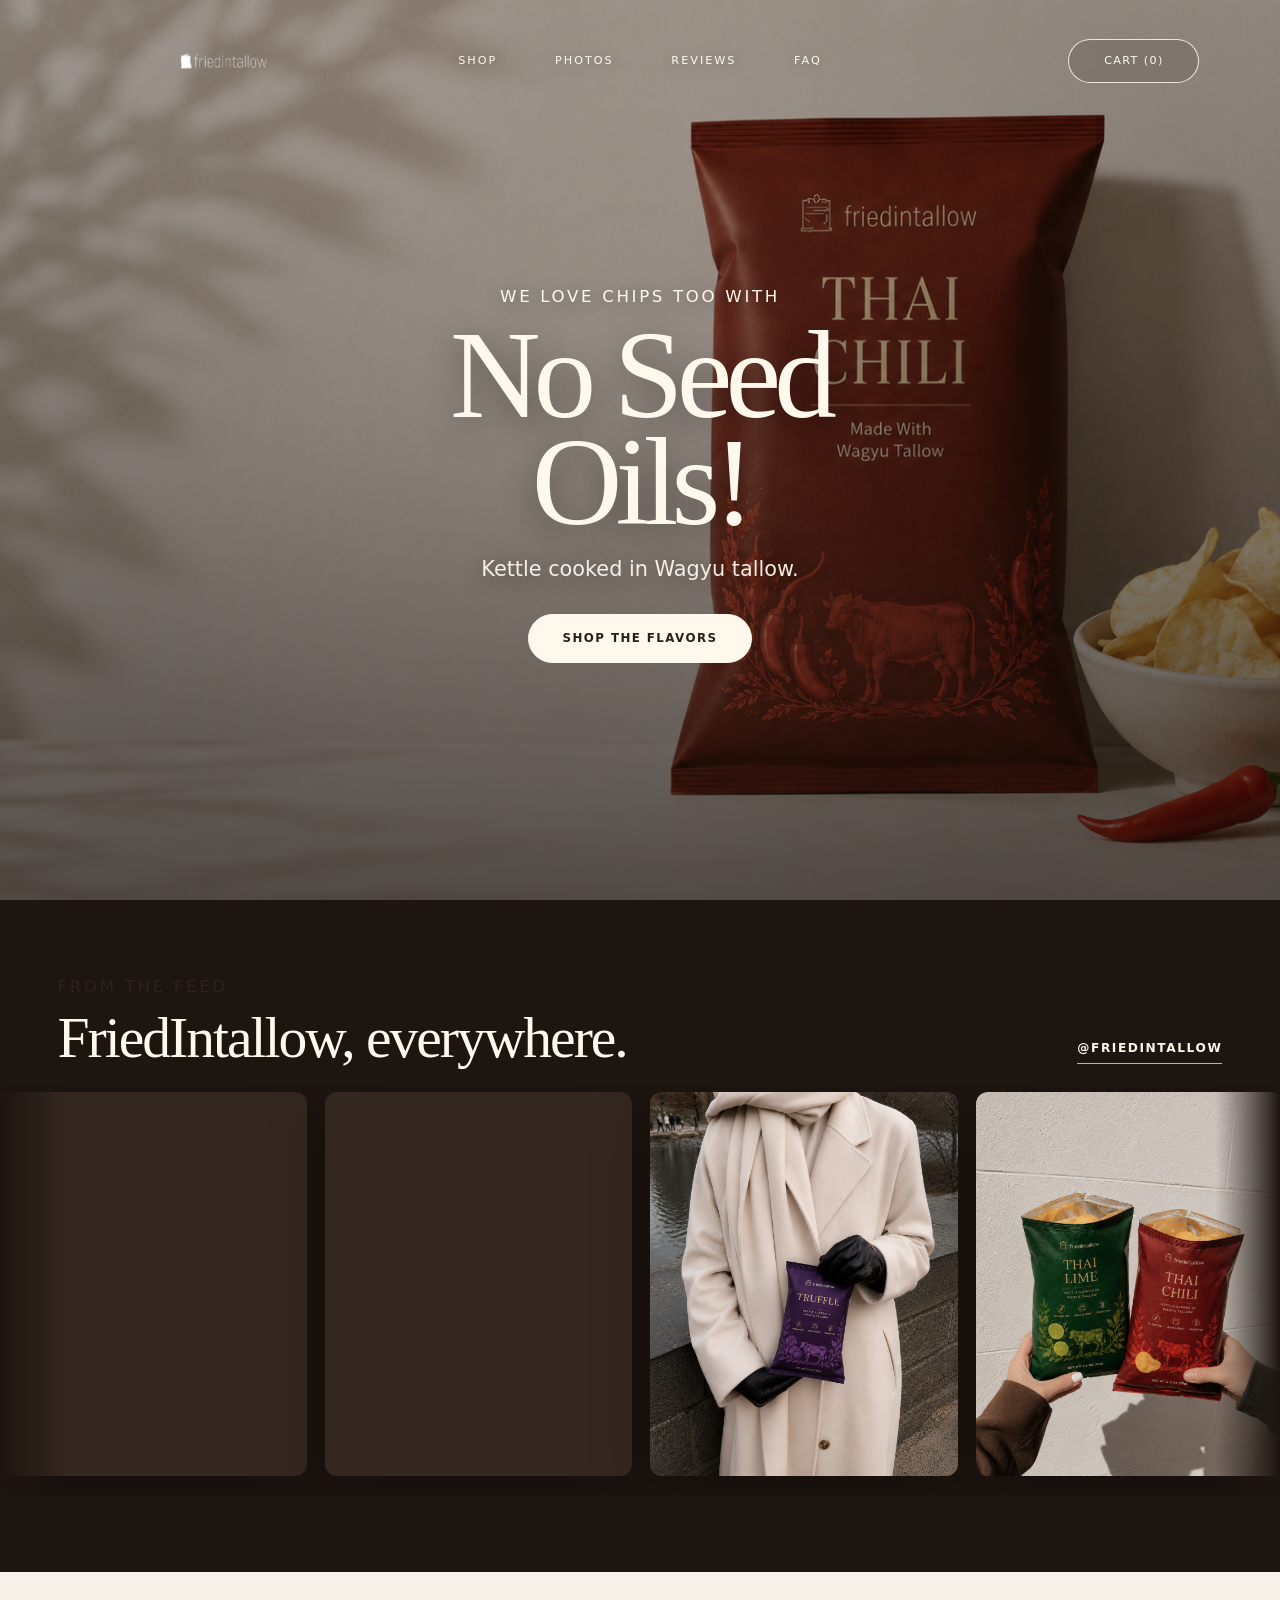
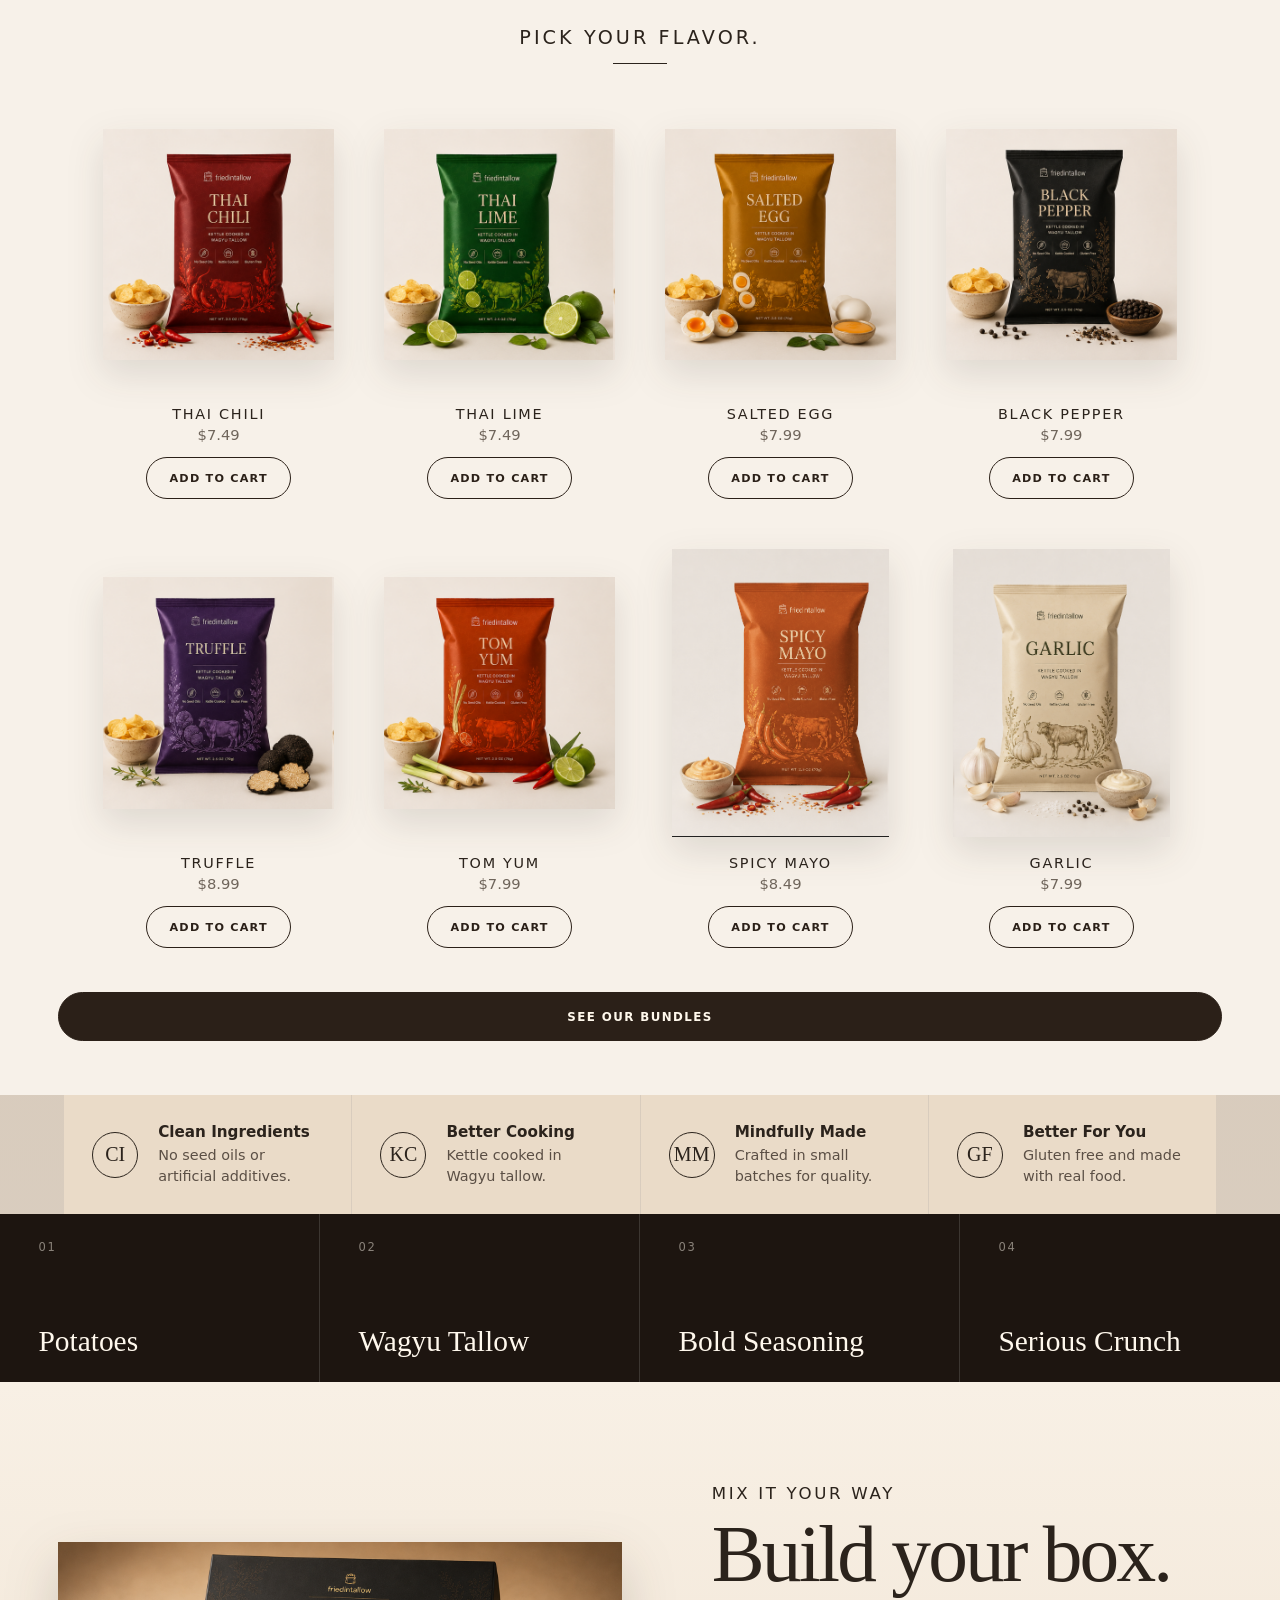
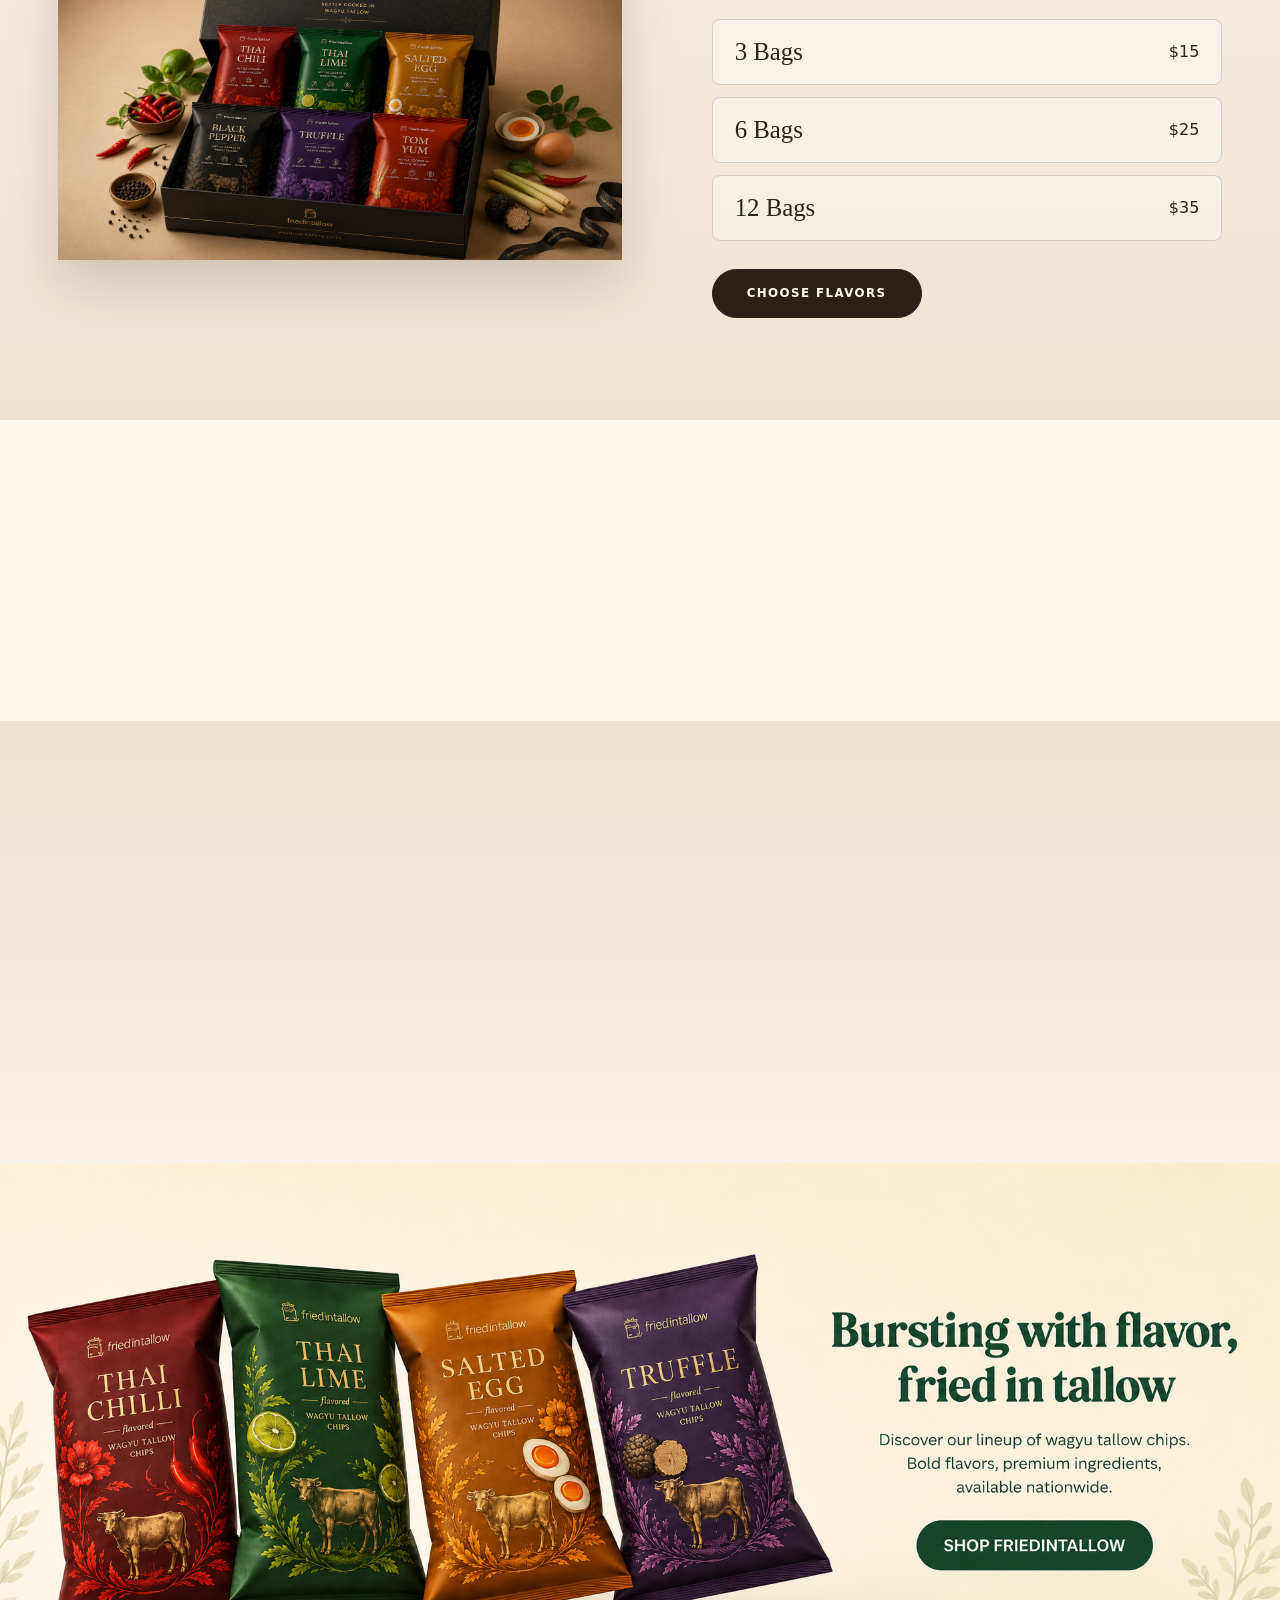
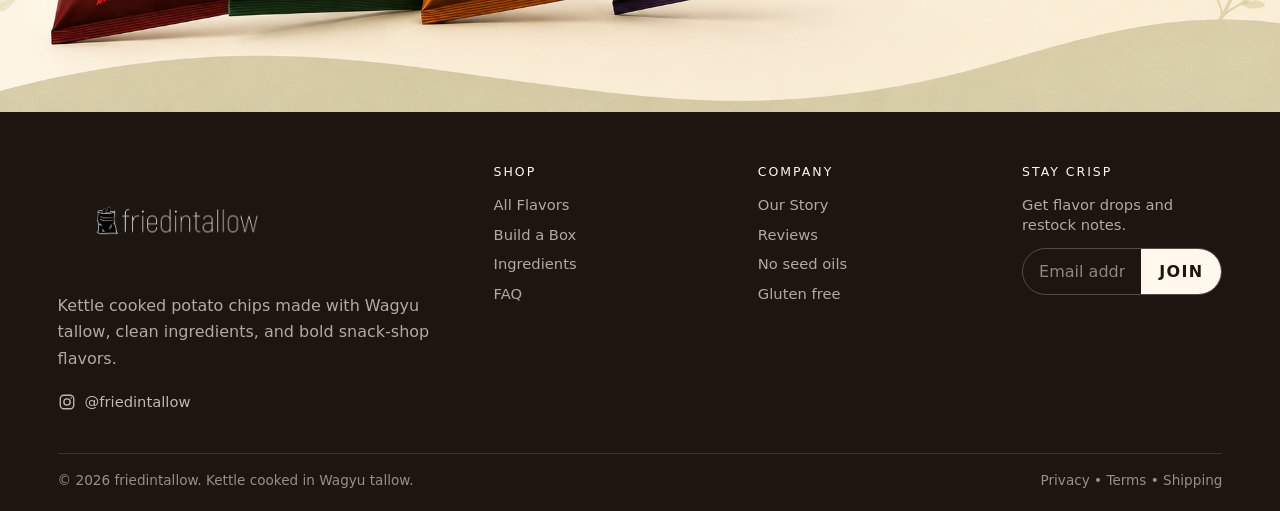
<file: index88.html>
<!DOCTYPE html>

<html lang="en">
<head>
<meta charset="utf-8"/>
<meta content="width=device-width, initial-scale=1.0" name="viewport"/>
<title>friedintallow | Tallow Potato Chips</title>
<link rel="icon" type="image/png" href="assets/friedintallow-logo-transparent.png"/>
<link rel="shortcut icon" type="image/png" href="assets/friedintallow-logo-transparent.png"/>
<link rel="apple-touch-icon" href="assets/friedintallow-logo-transparent.png"/>
<style>
    :root {
      --cream: #f4ecdd;
      --cream-2: #fbf7ee;
      --sand: #e5d7c4;
      --ink: #2b231c;
      --muted: #6f655b;
      --line: rgba(43, 35, 28, 0.16);
      --brown: #2b2018;
      --brown-2: #3a2a20;
      --rust: #9b321f;
      --green: #173c26;
      --gold: #b37a25;
      --shadow: 0 28px 80px rgba(36, 26, 17, 0.16);
      --radius: 8px;
    }

    * { box-sizing: border-box; }

    html {
      scroll-behavior: smooth;
      background: var(--cream);
    }

    body {
      margin: 0;
      color: var(--ink);
      background:
        radial-gradient(circle at 8% 2%, rgba(255, 255, 255, 0.92), transparent 32rem),
        linear-gradient(180deg, #f8f0e3 0%, #eee1d0 48%, #f8f1e7 100%);
      font-family: Inter, ui-sans-serif, system-ui, -apple-system, BlinkMacSystemFont, "Segoe UI", sans-serif;
      overflow-x: hidden;
    }

    body::before {
      content: "";
      position: fixed;
      inset: 0;
      z-index: -2;
      pointer-events: none;
      opacity: 0.45;
      background-image:
        linear-gradient(rgba(43, 35, 28, 0.03) 1px, transparent 1px),
        linear-gradient(90deg, rgba(43, 35, 28, 0.025) 1px, transparent 1px);
      background-size: 46px 46px;
      mask-image: linear-gradient(to bottom, black, transparent 80%);
    }

    a { color: inherit; text-decoration: none; }
    img { display: block; max-width: 100%; }
    button, input { font: inherit; }
    button { -webkit-tap-highlight-color: transparent; }
    body.modal-open { overflow: hidden; touch-action: none; }
    :focus-visible {
      outline: 3px solid rgba(155, 50, 31, 0.42);
      outline-offset: 3px;
    }

    .nav {
      position: fixed;
      top: 0;
      left: 0;
      right: 0;
      z-index: 50;
      display: grid;
      grid-template-columns: 1fr auto 1fr;
      align-items: center;
      gap: 28px;
      padding: 31px clamp(40px, 6.3vw, 83px);
      color: var(--ink);
      transition: background 240ms ease, box-shadow 240ms ease, padding 240ms ease;
    }

    .nav.scrolled {
      padding-block: 13px;
      background: rgba(248, 240, 227, 0.88);
      box-shadow: 0 12px 34px rgba(33, 25, 18, 0.08);
      backdrop-filter: blur(18px);
    }

    .logo {
      width: min(279px, 43vw);
      height: 59px;
      object-fit: contain;
      object-position: center;
    }

    .nav-links {
      display: flex;
      justify-content: center;
      align-items: center;
      gap: clamp(18px, 4.5vw, 68px);
      font-size: 0.7rem;
      letter-spacing: 0.18em;
      text-transform: uppercase;
    }

    .nav-links a {
      position: relative;
      padding: 8px 0;
    }

    .nav-links a::after {
      content: "";
      position: absolute;
      left: 0;
      bottom: 0;
      width: 100%;
      height: 1px;
      background: currentColor;
      transform: scaleX(0);
      transform-origin: right;
      transition: transform 220ms ease;
    }

    .nav-links a:hover::after {
      transform: scaleX(1);
      transform-origin: left;
    }

    .cart {
      justify-self: end;
      min-width: 131px;
      padding: 11px 23px;
      border: 1px solid var(--ink);
      border-radius: 999px;
      background: transparent;
      color: var(--ink);
      text-align: center;
      font-size: 0.7rem;
      letter-spacing: 0.12em;
      text-transform: uppercase;
      transition: background 200ms ease, color 200ms ease, transform 200ms ease;
    }

    .cart:hover {
      background: var(--brown);
      color: #fff8ec;
      transform: translateY(-2px);
    }

    .section {
      position: relative;
      min-height: 65vh;
      padding: 70px clamp(20px, 4.5vw, 65px);
      display: grid;
      align-items: center;
      isolation: isolate;
    }

    .section.short {
      min-height: auto;
      padding-block: 54px;
    }

    .hero {
      min-height: 100vh;
      grid-template-columns: minmax(420px, 0.9fr) minmax(460px, 1.1fr);
      gap: clamp(36px, 4vw, 70px);
      padding: 119px clamp(52px, 6.3vw, 97px) 49px;
      background:
        linear-gradient(90deg, rgba(245, 237, 223, 0.94) 0%, rgba(245, 237, 223, 0.74) 29%, rgba(245, 237, 223, 0.08) 52%, rgba(245, 237, 223, 0) 100%),
        url("assets/tallowbackground.png") center / cover no-repeat;
      overflow: hidden;
    }

    .hero::before {
      content: "";
      position: absolute;
      inset: 0;
      z-index: -1;
      opacity: 0.18;
      background:
        radial-gradient(ellipse at 14% 16%, rgba(42, 34, 27, 0.22), transparent 20rem),
        repeating-linear-gradient(126deg, transparent 0 33px, rgba(43, 35, 28, 0.035) 34px 35px);
      mask-image: linear-gradient(116deg, black, transparent 45%);
    }

    .hero::after {
      content: "";
      position: absolute;
      left: 0;
      right: 0;
      bottom: 0;
      z-index: -1;
      height: 16vh;
      background: linear-gradient(180deg, rgba(255, 255, 255, 0), rgba(224, 210, 190, 0.62));
      box-shadow: inset 0 1px rgba(255, 255, 255, 0.58);
    }

    .eyebrow {
      margin: 0 0 16px;
      color: var(--ink);
      font-size: clamp(0.9rem, 1.3vw, 1.19rem);
      letter-spacing: 0.16em;
      text-transform: uppercase;
    }

    h1, h2, h3, p { margin-top: 0; }

    h1 {
      max-width: 576px;
      margin-bottom: 20px;
      font-family: Georgia, "Times New Roman", serif;
      font-size: clamp(5.2rem, 9.2vw, 9.4rem);
      font-weight: 400;
      line-height: 0.82;
      letter-spacing: -0.055em;
    }

    h2 {
      margin-bottom: 20px;
      font-family: Georgia, "Times New Roman", serif;
      font-size: clamp(2.7rem, 5.4vw, 6.1rem);
      font-weight: 400;
      line-height: 0.9;
      letter-spacing: -0.035em;
    }

    h3 {
      margin-bottom: 12px;
      font-size: 0.9rem;
      font-weight: 500;
      letter-spacing: 0.16em;
      text-transform: uppercase;
    }

    .lede {
      max-width: 558px;
      margin-bottom: 27px;
      color: #4c4137;
      font-size: clamp(0.95rem, 1.35vw, 1.22rem);
      line-height: 1.65;
    }

    .button {
      display: inline-flex;
      align-items: center;
      justify-content: center;
      min-height: 49px;
      padding: 0 34px;
      border: 1px solid var(--brown);
      border-radius: 999px;
      background: var(--brown);
      color: #fff8ec;
      font-size: 0.74rem;
      font-weight: 800;
      letter-spacing: 0.12em;
      text-transform: uppercase;
      cursor: pointer;
      transition: transform 200ms ease, background 200ms ease, color 200ms ease, box-shadow 200ms ease;
    }

    .button:hover {
      transform: translateY(-3px);
      box-shadow: 0 18px 36px rgba(43, 32, 24, 0.22);
    }

    .button.light {
      background: transparent;
      color: var(--brown);
    }

    .button.light:hover {
      background: var(--brown);
      color: #fff8ec;
    }

    .hero-actions {
      display: flex;
      flex-wrap: wrap;
      gap: 14px;
      align-items: center;
      margin-bottom: 32px;
    }

    .hero .lede {
      position: relative;
      max-width: 369px;
      margin-bottom: 23px;
      font-size: clamp(1.06rem, 1.62vw, 1.35rem);
      line-height: 1.35;
    }

    .hero .lede::before {
      content: "";
      display: block;
      width: 54px;
      height: 1px;
      margin: 0 0 16px;
      background: var(--ink);
      opacity: 0.76;
    }

    .feature-icons {
      display: grid;
      grid-template-columns: repeat(3, minmax(0, 150px));
      gap: 27px;
      margin-top: 31px;
    }

    .mini-icon {
      display: grid;
      justify-items: center;
      gap: 10px;
      color: #372b22;
      text-align: center;
      font-size: 0.77rem;
    }

    .mini-icon span {
      display: grid;
      place-items: center;
      width: 54px;
      height: 54px;
      border: 1px solid var(--ink);
      border-radius: 50%;
      font-family: Georgia, "Times New Roman", serif;
      width: 49px;
      height: 49px;
      font-size: 1.22rem;
    }

    .story {
      grid-template-columns: minmax(300px, 0.9fr) minmax(0, 1fr);
      gap: clamp(36px, 7vw, 110px);
      min-height: 347px;
      padding-top: 38px;
      padding-bottom: 38px;
      background: #efebe5 url("assets/section2.png") center / cover no-repeat;
      border-top: 1px solid rgba(82, 72, 62, 0.08);
      border-bottom: 1px solid rgba(82, 72, 62, 0.08);
    }

    .engraving {
      display: grid;
      place-items: center;
      min-height: 207px;
      color: #84786c;
    }

    .story-art {
      width: min(560px, 100%);
      opacity: 0;
      pointer-events: none;
    }

    .text-link {
      display: inline-flex;
      align-items: center;
      gap: 18px;
      color: var(--brown);
      font-size: 0.8rem;
      font-weight: 800;
      letter-spacing: 0.12em;
      text-transform: uppercase;
      border-bottom: 1px solid currentColor;
      padding-bottom: 6px;
    }

    .text-link::after {
      content: "\2192";
      font-size: 1.35rem;
      line-height: 1;
      transition: transform 200ms ease;
    }

    .text-link:hover::after { transform: translateX(5px); }

    .flavors {
      background: #f7f1e9;
      text-align: center;
      overflow: hidden;
    }

    .section-kicker {
      margin-bottom: 32px;
      font-size: clamp(1rem, 1.9vw, 1.58rem);
      font-weight: 400;
      letter-spacing: 0.16em;
      text-transform: uppercase;
    }

    .section-kicker::after {
      content: "";
      display: block;
      width: 54px;
      height: 1px;
      margin: 14px auto 0;
      background: currentColor;
    }

    .product-row {
      display: grid;
      grid-template-columns: repeat(4, minmax(180px, 1fr));
      gap: clamp(16px, 2vw, 31px);
      align-items: end;
      max-width: 1098px;
      margin: 0 auto 32px;
    }

    .product-card {
      position: relative;
      padding: 12px;
      border-radius: var(--radius);
      transition: transform 260ms ease;
      display: grid;
      justify-items: center;
    }

    .product-card:hover {
      transform: translateY(-12px);
    }

    .product-card img {
      width: 100%;
      height: 288px;
      max-width: 100%;
      object-fit: contain;
      border-radius: 0;
      filter: drop-shadow(0 14px 18px rgba(42, 31, 22, 0.12));
      mix-blend-mode: multiply;
    }

    .pack {
      position: relative;
      display: grid;
      place-items: center;
      width: min(190px, 100%);
      height: 300px;
      color: #f7e8c9;
      border-radius: 6px 6px 14px 14px;
      background:
        linear-gradient(100deg, rgba(255, 255, 255, 0.16), transparent 22%, rgba(0, 0, 0, 0.13) 86%),
        linear-gradient(180deg, rgba(255, 255, 255, 0.08), transparent 16%),
        var(--pack-color, #8b2f20);
      box-shadow:
        inset 0 8px 0 rgba(0, 0, 0, 0.18),
        inset 0 -9px 0 rgba(0, 0, 0, 0.14),
        0 18px 25px rgba(42, 31, 22, 0.18);
      overflow: hidden;
    }

    .pack::before,
    .pack::after {
      content: "";
      position: absolute;
      left: 0;
      right: 0;
      height: 8px;
      background: repeating-linear-gradient(180deg, rgba(0, 0, 0, 0.18) 0 1px, transparent 1px 3px);
      opacity: 0.7;
    }

    .pack::before { top: 8px; }
    .pack::after { bottom: 8px; }

    .pack-brand {
      position: absolute;
      top: 36px;
      font-size: 0.62rem;
      letter-spacing: 0.06em;
      opacity: 0.9;
    }

    .pack-name {
      max-width: 150px;
      font-family: Georgia, "Times New Roman", serif;
      font-size: 2rem;
      line-height: 0.95;
      letter-spacing: 0.02em;
      text-transform: uppercase;
    }

    .pack-made {
      position: absolute;
      top: 132px;
      font-size: 0.68rem;
      line-height: 1.25;
      opacity: 0.9;
    }

    .pack-icons {
      position: absolute;
      top: 174px;
      display: flex;
      gap: 10px;
      font-size: 0.5rem;
      letter-spacing: 0.02em;
      opacity: 0.75;
    }

    .pack-art {
      position: absolute;
      left: 18px;
      right: 18px;
      bottom: 36px;
      height: 56px;
      border: 1px solid currentColor;
      border-top: 0;
      border-radius: 50%;
      opacity: 0.42;
    }

    .pack.small {
      width: 205px;
      height: 322px;
      transform-origin: center bottom;
    }

    .pack.green { --pack-color: #1f4428; color: #cbdc8f; }
    .pack.gold { --pack-color: #a46e22; color: #f3dfac; }
    .pack.orange { --pack-color: #a9481f; color: #f6d0a2; }
    .pack.cream { --pack-color: #b95d25; color: #ffe0b4; }

    .product-card h3 {
      margin-top: 18px;
      margin-bottom: 4px;
      letter-spacing: 0.12em;
    }

    .product-card p {
      margin: 0;
      color: var(--muted);
      font-size: 0.92rem;
    }

    .benefit-bar {
      display: grid;
      grid-template-columns: repeat(4, minmax(0, 1fr));
      gap: 1px;
      padding: 0 clamp(22px, 5vw, 72px);
      background: rgba(43, 35, 28, 0.11);
    }

    .benefit {
      display: grid;
      grid-template-columns: 48px 1fr;
      gap: 18px;
      align-items: center;
      min-height: 119px;
      padding: 22px clamp(13px, 2.2vw, 29px);
      background: #eadbc8;
      text-align: left;
    }

    .benefit .mini {
      display: grid;
      place-items: center;
      width: 46px;
      height: 46px;
      border: 1px solid var(--ink);
      border-radius: 50%;
      font-family: Georgia, "Times New Roman", serif;
      font-size: 1.25rem;
    }

    .benefit strong {
      display: block;
      margin-bottom: 4px;
      font-size: 0.95rem;
      font-weight: 700;
    }

    .benefit span {
      color: #5b4f45;
      font-size: 0.9rem;
      line-height: 1.35;
    }

    .ingredients {
      grid-template-columns: minmax(0, 0.9fr) minmax(360px, 1.1fr);
      gap: clamp(34px, 7vw, 92px);
      background: #f9f3ea;
    }

    .ingredient-stack {
      display: grid;
      grid-template-columns: repeat(2, minmax(0, 1fr));
      gap: 14px;
    }

    .ingredient-card {
      min-height: 176px;
      padding: 23px;
      border: 1px solid var(--line);
      border-radius: var(--radius);
      background: rgba(255, 255, 255, 0.42);
      box-shadow: 0 16px 42px rgba(43, 32, 24, 0.06);
    }

    .ingredient-card strong {
      display: block;
      margin-bottom: 12px;
      font-family: Georgia, "Times New Roman", serif;
      font-size: 1.62rem;
      font-weight: 400;
    }

    .ingredient-card p {
      color: var(--muted);
      line-height: 1.55;
    }

    .process {
      color: #fff8ed;
      background:
        radial-gradient(circle at 88% 50%, rgba(164, 110, 34, 0.2), transparent 20rem),
        linear-gradient(90deg, rgba(29, 21, 15, 0.98), rgba(64, 43, 31, 0.9)),
        #2b2018;
      overflow: hidden;
    }

    .process .lede {
      color: rgba(255, 248, 237, 0.76);
    }

    .steps {
      display: grid;
      grid-template-columns: repeat(4, minmax(0, 1fr));
      gap: 13px;
      margin-top: 32px;
      max-width: 882px;
    }

    .step {
      min-height: 223px;
      padding: 22px;
      border: 1px solid rgba(255, 248, 237, 0.2);
      border-radius: var(--radius);
      background: rgba(255, 248, 237, 0.08);
      backdrop-filter: blur(10px);
    }

    .step span {
      display: grid;
      place-items: center;
      width: 42px;
      height: 42px;
      margin-bottom: 42px;
      border: 1px solid rgba(255, 248, 237, 0.66);
      border-radius: 50%;
      font-family: Georgia, "Times New Roman", serif;
      font-size: 1.3rem;
    }

    .bundle {
      grid-template-columns: minmax(360px, 1.05fr) minmax(0, 0.95fr);
      gap: clamp(34px, 7vw, 96px);
      background: linear-gradient(180deg, #f8f0e5 0%, #efe2d1 100%);
    }

    .bundle-stage {
      position: relative;
      min-height: 468px;
      border-radius: var(--radius);
      background:
        radial-gradient(circle at 50% 78%, rgba(43, 35, 28, 0.18), transparent 18rem),
        linear-gradient(135deg, #efe0cf, #fff9f0);
      box-shadow: inset 0 0 0 1px var(--line), var(--shadow);
      overflow: hidden;
    }

 .bundle-stage {
  display: flex;
  align-items: center;
  justify-content: center;
  min-height: auto;
  background: transparent;
  box-shadow: none;
  border-radius: 0;
  overflow: visible;
}

.bundle-stage img {
  position: relative;
  width: 100%;
  max-width: 700px;
  height: auto;
  object-fit: contain;
  border-radius: 0;
  filter: drop-shadow(0 22px 26px rgba(42, 31, 22, 0.18));
  mix-blend-mode: normal;
}


    .plans {
      display: grid;
      gap: 12px;
      margin: 28px 0;
    }

    .plan {
      display: flex;
      align-items: center;
      justify-content: space-between;
      gap: 18px;
      padding: 18px 22px;
      border: 1px solid var(--line);
      border-radius: var(--radius);
      background: rgba(255, 255, 255, 0.38);
    }

    .plan strong {
      font-family: Georgia, "Times New Roman", serif;
      font-size: 1.55rem;
      font-weight: 400;
    }

    .reviews {
      background: #fff8ef;
      text-align: center;
    }

    .quote-grid {
      display: grid;
      grid-template-columns: repeat(3, minmax(0, 1fr));
      gap: 18px;
      max-width: 1160px;
      margin: 0 auto;
    }

    .quote {
      min-height: 252px;
      padding: 31px;
      border: 1px solid var(--line);
      border-radius: var(--radius);
      background: #f3e7d7;
      text-align: left;
    }

    .quote .stars {
      margin-bottom: 22px;
      color: var(--gold);
      letter-spacing: 0.12em;
    }

    .quote p {
      color: #4e433a;
      font-family: Georgia, "Times New Roman", serif;
      font-size: 1.31rem;
      line-height: 1.35;
    }

    .quote strong {
      color: var(--brown);
      font-size: 0.82rem;
      letter-spacing: 0.13em;
      text-transform: uppercase;
    }

    .faq {
      grid-template-columns: minmax(0, 0.8fr) minmax(360px, 1.2fr);
      gap: clamp(34px, 7vw, 96px);
      background: linear-gradient(180deg, #efe1cf, #f9f1e7);
    }

    details {
      border-top: 1px solid var(--line);
      padding: 24px 0;
    }

    details:last-child { border-bottom: 1px solid var(--line); }

    summary {
      cursor: pointer;
      list-style: none;
      font-size: 1.08rem;
      letter-spacing: 0.08em;
      text-transform: uppercase;
    }

    summary::-webkit-details-marker { display: none; }

    details p {
      max-width: 740px;
      margin: 14px 0 0;
      color: var(--muted);
      line-height: 1.7;
    }

    .final {
      min-height: 52vh;
      background:
        linear-gradient(180deg, rgba(43, 32, 24, 0.12), rgba(43, 32, 24, 0.82)),
        url("lastsection.png") center / cover no-repeat;
      color: #fff8ed;
      text-align: center;
    }

    .final-card {
      max-width: 756px;
      margin: auto;
      padding: clamp(30px, 5vw, 58px);
      border: 1px solid rgba(255, 248, 237, 0.22);
      border-radius: var(--radius);
      background: rgba(43, 32, 24, 0.46);
      box-shadow: 0 28px 90px rgba(0, 0, 0, 0.26);
      backdrop-filter: blur(12px);
    }

    .final .lede {
      margin-inline: auto;
      color: rgba(255, 248, 237, 0.78);
    }

    footer {
      padding: 52px clamp(20px, 4.5vw, 65px) 23px;
      background: #1d1510;
      color: rgba(255, 248, 237, 0.72);
    }

    .footer-grid {
      display: grid;
      grid-template-columns: minmax(260px, 1.3fr) repeat(3, minmax(150px, 0.7fr));
      gap: clamp(28px, 5vw, 78px);
      align-items: start;
    }

    .footer-logo {
      width: 225px;
      margin-bottom: 18px;
      filter: invert(1);
      opacity: 0.9;
    }

    .footer-about p {
      max-width: 380px;
      color: rgba(255, 248, 237, 0.66);
      line-height: 1.65;
    }

    .footer-instagram {
      display: inline-flex;
      align-items: center;
      gap: 9px;
      margin-top: 5px;
      color: rgba(255, 248, 237, 0.72);
      font-size: 0.92rem;
      line-height: 1;
      transition: color 180ms ease, transform 180ms ease;
    }

    .footer-instagram:hover {
      color: #fff8ed;
      transform: translateY(-1px);
    }

    .footer-instagram svg {
      width: 18px;
      height: 18px;
      flex: 0 0 auto;
    }

    .footer-col h3 {
      margin-bottom: 16px;
      color: #fff8ed;
      font-size: 0.78rem;
      letter-spacing: 0.16em;
    }

    .footer-col a,
    .footer-col span {
      display: block;
      margin-bottom: 10px;
      color: rgba(255, 248, 237, 0.66);
      font-size: 0.92rem;
      line-height: 1.35;
    }

    .footer-col a:hover {
      color: #fff8ed;
    }

    .newsletter {
      display: flex;
      margin-top: 14px;
      border: 1px solid rgba(255, 248, 237, 0.24);
      border-radius: 999px;
      overflow: hidden;
    }

    .newsletter input {
      min-width: 0;
      width: 100%;
      border: 0;
      padding: 13px 16px;
      color: #fff8ed;
      background: transparent;
      outline: 0;
    }

    .newsletter input::placeholder {
      color: rgba(255, 248, 237, 0.5);
    }

    .newsletter button {
      border: 0;
      padding: 0 18px;
      background: #fff8ed;
      color: #1d1510;
      font-weight: 800;
      letter-spacing: 0.08em;
      text-transform: uppercase;
      cursor: pointer;
    }

    .footer-bottom {
      display: flex;
      justify-content: space-between;
      gap: 18px;
      flex-wrap: wrap;
      margin-top: 38px;
      padding-top: 18px;
      border-top: 1px solid rgba(255, 248, 237, 0.14);
      color: rgba(255, 248, 237, 0.54);
      font-size: 0.85rem;
    }

    .reveal {
      opacity: 0;
      transform: translateY(24px);
      transition: opacity 800ms ease, transform 800ms ease;
    }

    .reveal.visible {
      opacity: 1;
      transform: translateY(0);
    }

    .stagger > * {
      opacity: 0;
      transform: translateY(22px);
      transition: opacity 650ms ease, transform 650ms ease;
    }

    .stagger.visible > * {
      opacity: 1;
      transform: translateY(0);
    }

    .stagger.visible > *:nth-child(2) { transition-delay: 80ms; }
    .stagger.visible > *:nth-child(3) { transition-delay: 160ms; }
    .stagger.visible > *:nth-child(4) { transition-delay: 240ms; }
    .stagger.visible > *:nth-child(5) { transition-delay: 320ms; }

    @keyframes float-bag {
      0%, 100% { transform: translateY(0) rotate(0deg); }
      50% { transform: translateY(-16px) rotate(0.8deg); }
    }

    @keyframes hero-rise {
      from { opacity: 0; transform: translateY(28px) scale(0.985); }
      to { opacity: 1; transform: translateY(0) scale(1); }
    }

    @media (max-width: 1040px) {
      .nav {
        grid-template-columns: auto 1fr auto;
      }

      .nav-links {
        gap: 22px;
      }

      .hero,
      .story,
      .ingredients,
      .bundle,
      .faq {
        grid-template-columns: 1fr;
      }

      .product-row {
        grid-template-columns: repeat(3, minmax(0, 1fr));
      }

      .benefit-bar,
      .steps,
      .quote-grid {
        grid-template-columns: repeat(2, minmax(0, 1fr));
      }
    }

    @media (max-width: 720px) {
      .nav {
        padding: 14px 16px;
        grid-template-columns: 1fr auto;
      }

      .logo {
        width: 171px;
        height: 48px;
      }

      .nav-links {
        display: none;
      }

      .cart {
        min-width: auto;
        padding: 9px 13px;
      }

      .section {
        padding: 65px 16px 50px;
      }

      .hero {
        min-height: 100vh;
        grid-template-columns: 1fr;
        padding-top: 97px;
        padding-bottom: 41vh;
        background:
          linear-gradient(180deg, rgba(245, 237, 223, 0.97) 0%, rgba(245, 237, 223, 0.88) 44%, rgba(245, 237, 223, 0.12) 76%, rgba(245, 237, 223, 0) 100%),
          url("assets/tallowbackground.png") 68% bottom / auto 100% no-repeat;
      }

      .section.short {
        padding-block: 47px;
      }

      .story {
        min-height: auto;
        padding-top: 198px;
        background: #efebe5 url("assets/section2.png") left top / auto 100% no-repeat;
      }

      .footer-grid {
        grid-template-columns: 1fr;
      }

      .newsletter {
        max-width: 420px;
      }

      h1 {
        font-size: clamp(4rem, 20.7vw, 6.1rem);
      }

      .feature-icons,
      .ingredient-stack,
      .product-row,
      .benefit-bar,
      .steps,
      .quote-grid {
        grid-template-columns: 1fr;
      }

      .product-row {
        max-width: 369px;
      }

      .hero-actions {
        align-items: stretch;
        flex-direction: column;
      }

      .button {
        width: 100%;
      }

      .bundle-stage {
        min-height: 360px;
      }

      .bundle-stage img {
        width: 48%;
      }
    }

    /* Mobile navigation, cart, and responsive refinements */
    .mobile-menu-toggle {
      display: none;
      width: 44px;
      height: 44px;
      padding: 10px;
      border: 0;
      background: transparent;
      color: inherit;
      cursor: pointer;
    }

    .mobile-menu-toggle span {
      display: block;
      width: 22px;
      height: 1px;
      margin: 5px auto;
      background: currentColor;
      transition: transform 200ms ease, opacity 200ms ease;
    }

    .mobile-menu-toggle[aria-expanded="true"] span:nth-child(1) {
      transform: translateY(6px) rotate(45deg);
    }

    .mobile-menu-toggle[aria-expanded="true"] span:nth-child(2) { opacity: 0; }

    .mobile-menu-toggle[aria-expanded="true"] span:nth-child(3) {
      transform: translateY(-6px) rotate(-45deg);
    }

    .mobile-menu {
      position: fixed;
      top: 72px;
      left: 12px;
      right: 12px;
      z-index: 49;
      display: grid;
      gap: 2px;
      padding: 12px;
      border: 1px solid var(--line);
      border-radius: 14px;
      background: rgba(248, 240, 227, 0.97);
      box-shadow: var(--shadow);
      backdrop-filter: blur(18px);
    }

    .mobile-menu[hidden] { display: none; }

    .mobile-menu a {
      min-height: 48px;
      display: flex;
      align-items: center;
      padding: 0 14px;
      border-radius: 9px;
      font-size: 0.78rem;
      letter-spacing: 0.13em;
      text-transform: uppercase;
    }

    .mobile-menu a:hover { background: rgba(43, 35, 28, 0.07); }

    .cart {
      min-height: 44px;
      cursor: pointer;
    }

    .add-to-cart {
      min-height: 42px;
      margin-top: 14px;
      padding: 0 22px;
      border: 1px solid var(--brown);
      border-radius: 999px;
      background: transparent;
      color: var(--brown);
      font-size: 0.7rem;
      font-weight: 800;
      letter-spacing: 0.11em;
      text-transform: uppercase;
      cursor: pointer;
      transition: background 180ms ease, color 180ms ease, transform 180ms ease;
    }

    .add-to-cart:hover {
      background: var(--brown);
      color: #fff8ec;
      transform: translateY(-2px);
    }

    .cart-backdrop {
      position: fixed;
      inset: 0;
      z-index: 100;
      display: grid;
      place-items: center;
      padding: 20px;
      background: rgba(29, 21, 16, 0.58);
      opacity: 0;
      visibility: hidden;
      transition: opacity 220ms ease, visibility 220ms ease;
    }

    .cart-backdrop.open {
      opacity: 1;
      visibility: visible;
    }

    .cart-modal {
      width: min(620px, 100%);
      max-height: min(760px, calc(100svh - 40px));
      display: grid;
      grid-template-rows: auto minmax(0, 1fr) auto;
      overflow: hidden;
      border: 1px solid rgba(255, 248, 237, 0.32);
      border-radius: 18px;
      background: var(--cream-2);
      box-shadow: 0 36px 110px rgba(0, 0, 0, 0.34);
      transform: translateY(20px) scale(0.985);
      transition: transform 220ms ease;
    }

    .cart-backdrop.open .cart-modal { transform: translateY(0) scale(1); }

    .cart-modal-header,
    .cart-modal-footer {
      padding: 20px 22px;
      background: rgba(244, 236, 221, 0.96);
    }

    .cart-modal-header {
      display: flex;
      align-items: center;
      justify-content: space-between;
      gap: 18px;
      border-bottom: 1px solid var(--line);
    }

    .cart-modal-header h2 {
      margin: 0;
      font-size: clamp(2rem, 7vw, 3.2rem);
      line-height: 1;
    }

    .cart-close {
      flex: 0 0 auto;
      width: 44px;
      height: 44px;
      border: 1px solid var(--line);
      border-radius: 50%;
      background: transparent;
      color: var(--ink);
      font-size: 1.5rem;
      cursor: pointer;
    }

    .cart-items {
      min-height: 160px;
      overflow-y: auto;
      overscroll-behavior: contain;
      padding: 8px 22px;
    }

    .cart-empty {
      min-height: 220px;
      display: grid;
      place-items: center;
      padding: 30px;
      color: var(--muted);
      text-align: center;
      line-height: 1.6;
    }

    .cart-item {
      display: grid;
      grid-template-columns: 74px minmax(0, 1fr) auto;
      gap: 15px;
      align-items: center;
      padding: 14px 0;
      border-bottom: 1px solid var(--line);
    }

    .cart-item img {
      width: 74px;
      height: 92px;
      object-fit: contain;
      filter: drop-shadow(0 8px 10px rgba(42, 31, 22, 0.12));
      mix-blend-mode: multiply;
    }

    .cart-item-name {
      margin-bottom: 5px;
      font-family: Georgia, "Times New Roman", serif;
      font-size: 1.2rem;
    }

    .cart-item-price { color: var(--muted); font-size: 0.9rem; }

    .cart-item-actions {
      display: grid;
      justify-items: end;
      gap: 8px;
    }

    .quantity-control {
      display: inline-grid;
      grid-template-columns: 34px 34px 34px;
      align-items: center;
      overflow: hidden;
      border: 1px solid var(--line);
      border-radius: 999px;
      background: rgba(255, 255, 255, 0.5);
    }

    .quantity-control button {
      width: 34px;
      height: 34px;
      border: 0;
      background: transparent;
      cursor: pointer;
    }

    .quantity-control span { text-align: center; font-size: 0.86rem; }

    .remove-item {
      border: 0;
      padding: 3px 0;
      background: transparent;
      color: var(--rust);
      font-size: 0.72rem;
      text-decoration: underline;
      cursor: pointer;
    }

    .cart-modal-footer { border-top: 1px solid var(--line); }

    .cart-summary {
      display: flex;
      align-items: center;
      justify-content: space-between;
      gap: 18px;
      margin-bottom: 14px;
      font-size: 1rem;
    }

    .cart-summary strong {
      font-family: Georgia, "Times New Roman", serif;
      font-size: 1.55rem;
      font-weight: 400;
    }

    .checkout-button { width: 100%; }

    .checkout-button[disabled] {
      opacity: 0.55;
      cursor: not-allowed;
      transform: none;
      box-shadow: none;
    }

    .cart-note,
    .cart-error {
      margin: 10px 0 0;
      font-size: 0.8rem;
      line-height: 1.45;
      text-align: center;
    }

    .cart-note { color: var(--muted); }
    .cart-error { color: var(--rust); }

    .toast {
      position: fixed;
      left: 50%;
      bottom: max(22px, env(safe-area-inset-bottom));
      z-index: 130;
      max-width: calc(100vw - 32px);
      padding: 12px 18px;
      border-radius: 999px;
      background: var(--brown);
      color: #fff8ec;
      font-size: 0.84rem;
      box-shadow: 0 18px 42px rgba(0, 0, 0, 0.25);
      opacity: 0;
      pointer-events: none;
      transform: translate(-50%, 18px);
      transition: opacity 180ms ease, transform 180ms ease;
    }

    .toast.show {
      opacity: 1;
      transform: translate(-50%, 0);
    }

    @media (max-width: 720px) {
      .nav {
        grid-template-columns: minmax(0, 1fr) auto auto;
        gap: 5px;
        padding: 12px max(14px, env(safe-area-inset-right)) 12px max(14px, env(safe-area-inset-left));
      }

      .nav.scrolled { padding-block: 9px; }

      .logo {
        width: min(166px, 46vw);
        height: 48px;
        object-position: left center;
      }

      .mobile-menu-toggle { display: block; }

      .cart {
        min-width: auto;
        min-height: 42px;
        padding: 9px 12px;
        font-size: 0.64rem;
      }

      .section { padding: 62px 18px; }

      .hero {
        min-height: 100svh;
        align-items: start;
        padding: 104px 18px max(300px, 39svh);
      }

      h1 {
        max-width: 100%;
        font-size: clamp(3.65rem, 19vw, 5.5rem);
        line-height: 0.86;
      }

      h2 {
        font-size: clamp(2.45rem, 12vw, 4.4rem);
        line-height: 0.94;
      }

      .hero .lede { max-width: 290px; font-size: 1.05rem; }

      .feature-icons {
        grid-template-columns: repeat(3, minmax(0, 1fr));
        gap: 10px;
      }

      .mini-icon { gap: 8px; font-size: 0.68rem; }

      .mini-icon span {
        width: 44px;
        height: 44px;
        font-size: 1rem;
      }

      .product-row {
        grid-template-columns: repeat(2, minmax(0, 1fr));
        gap: 14px 8px;
        max-width: 520px;
        align-items: stretch;
      }

      .product-card {
        align-content: start;
        padding: 8px 4px 12px;
      }

      .product-card:hover { transform: none; }

      .product-card img { height: clamp(168px, 48vw, 225px); }

      .product-card h3 {
        min-height: 2.3em;
        display: grid;
        place-items: center;
        margin-top: 10px;
        font-size: 0.76rem;
        line-height: 1.2;
      }

      .product-card p { font-size: 0.86rem; }

      .add-to-cart {
        width: 100%;
        min-height: 40px;
        margin-top: 10px;
        padding-inline: 10px;
        font-size: 0.62rem;
      }

      .benefit-bar { padding: 0 18px; }
      .benefit { min-height: 104px; }
      .bundle-stage { min-height: 330px; }
      .bundle-stage img { width: 49%; }
      .quote { min-height: auto; padding: 24px; }
      .final { padding-block: 72px; }
      .final-card { padding: 34px 20px; }
      footer { padding-inline: 18px; }

      .cart-backdrop {
        align-items: end;
        padding: 0;
      }

      .cart-modal {
        width: 100%;
        max-height: min(88svh, 760px);
        border-radius: 20px 20px 0 0;
        transform: translateY(100%);
      }

      .cart-backdrop.open .cart-modal { transform: translateY(0); }

      .cart-modal-header,
      .cart-modal-footer { padding: 17px 16px; }

      .cart-items { padding-inline: 16px; }

      .cart-item {
        grid-template-columns: 60px minmax(0, 1fr);
        gap: 12px;
      }

      .cart-item img {
        width: 60px;
        height: 78px;
      }

      .cart-item-actions {
        grid-column: 2;
        grid-row: 2;
        justify-items: start;
        grid-auto-flow: column;
        align-items: center;
        justify-content: space-between;
        width: 100%;
      }
    }

    @media (max-width: 420px) {
      .nav { padding-inline: 10px; }
      .logo { width: min(142px, 42vw); }
      .mobile-menu-toggle { width: 40px; height: 40px; padding: 8px; }

      .cart {
        min-height: 40px;
        padding-inline: 10px;
        letter-spacing: 0.08em;
      }

      .section,
      .hero { padding-inline: 15px; }

      h1 { font-size: clamp(3.25rem, 18.4vw, 4.6rem); }
      .feature-icons { gap: 6px; }
      .mini-icon { font-size: 0.62rem; }
      .product-row { gap-inline: 5px; }
      .product-card img { height: 160px; }
      .product-card h3 { font-size: 0.7rem; }

      .add-to-cart {
        font-size: 0.58rem;
        letter-spacing: 0.08em;
      }
    }


    /* Editorial product photography */
    .product-story {
      padding-block: clamp(72px, 8vw, 118px);
      background: #eadfce;
      overflow: hidden;
    }

    .product-story-head {
      display: grid;
      grid-template-columns: minmax(0, 0.75fr) minmax(320px, 1.25fr);
      gap: clamp(28px, 7vw, 100px);
      align-items: end;
      max-width: 1280px;
      margin: 0 auto 38px;
    }

    .product-story-head h2 { margin-bottom: 0; }
    .product-story-head .lede { margin-bottom: 0; max-width: 620px; }

    .product-photo-grid {
      display: grid;
      grid-template-columns: 1.2fr 0.8fr 0.8fr;
      grid-template-rows: repeat(2, minmax(190px, 28vw));
      gap: 14px;
      max-width: 1280px;
      margin: 0 auto;
    }

    .product-photo {
      position: relative;
      margin: 0;
      overflow: hidden;
      border-radius: 12px;
      background: #d7c6b1;
      box-shadow: 0 18px 52px rgba(43, 32, 24, 0.12);
    }

    .product-photo:first-child { grid-row: 1 / 3; }
    .product-photo:nth-child(4) { grid-column: 2 / 4; }

    .product-photo img {
      width: 100%;
      height: 100%;
      object-fit: cover;
      transition: transform 700ms cubic-bezier(.2,.7,.2,1);
    }

    .product-photo:hover img { transform: scale(1.035); }

    .product-photo figcaption {
      position: absolute;
      left: 16px;
      bottom: 16px;
      max-width: calc(100% - 32px);
      padding: 9px 12px;
      border: 1px solid rgba(255,255,255,.25);
      border-radius: 999px;
      color: #fff8ed;
      background: rgba(29, 21, 16, .56);
      backdrop-filter: blur(10px);
      font-size: .68rem;
      font-weight: 800;
      letter-spacing: .11em;
      text-transform: uppercase;
    }

    /* Reviews with customer imagery */
    .reviews { overflow: hidden; }

    .review-summary {
      display: flex;
      justify-content: center;
      align-items: center;
      gap: 16px;
      flex-wrap: wrap;
      margin: -10px auto 32px;
      color: var(--muted);
      font-size: .9rem;
    }

    .review-summary strong {
      color: var(--brown);
      font-family: Georgia, "Times New Roman", serif;
      font-size: 1.5rem;
      font-weight: 400;
    }

    .review-card-grid {
      display: grid;
      grid-template-columns: repeat(4, minmax(0, 1fr));
      gap: 16px;
      max-width: 1280px;
      margin: 0 auto;
    }

    .review-card {
      overflow: hidden;
      border: 1px solid var(--line);
      border-radius: 12px;
      background: #f3e7d7;
      text-align: left;
      box-shadow: 0 16px 42px rgba(43, 32, 24, .07);
    }

    .review-card img {
      width: 100%;
      aspect-ratio: 4 / 3;
      object-fit: cover;
      background: #dfcfbc;
    }

    .review-card-body { padding: 22px; }
    .review-card .stars { margin-bottom: 14px; color: var(--gold); letter-spacing: .12em; }

    .review-card blockquote {
      margin: 0 0 18px;
      color: #4e433a;
      font-family: Georgia, "Times New Roman", serif;
      font-size: 1.13rem;
      line-height: 1.42;
    }

    .review-card footer {
      padding: 0;
      background: transparent;
      color: var(--brown);
      font-size: .75rem;
      font-weight: 800;
      letter-spacing: .12em;
      text-transform: uppercase;
    }

    /* Auto-sliding Instagram gallery */
    .instagram-section {
      padding: clamp(70px, 8vw, 110px) 0;
      background: #1d1510;
      color: #fff8ed;
      overflow: hidden;
    }

    .instagram-head {
      display: flex;
      justify-content: space-between;
      align-items: end;
      gap: 26px;
      max-width: 1280px;
      margin: 0 auto 30px;
      padding: 0 clamp(20px, 4.5vw, 65px);
    }

    .instagram-head h2 {
      max-width: 760px;
      margin-bottom: 0;
      font-size: clamp(2.7rem, 5vw, 5.4rem);
    }

    .instagram-handle {
      flex: 0 0 auto;
      padding-bottom: 8px;
      border-bottom: 1px solid rgba(255,248,237,.7);
      font-size: .76rem;
      font-weight: 800;
      letter-spacing: .13em;
      text-transform: uppercase;
    }

    .instagram-viewport {
      width: 100%;
      overflow: hidden;
      mask-image: linear-gradient(90deg, transparent, black 5%, black 95%, transparent);
    }

    .instagram-track {
      display: flex;
      align-items: stretch;
      gap: 18px;
      width: max-content;
      padding: 6px 0 20px;
      animation: instagram-scroll 36s linear infinite;
      will-change: transform;
    }

    .instagram-viewport:hover .instagram-track { animation-play-state: paused; }

    .instagram-set {
      display: flex;
      gap: 18px;
      padding-left: 18px;
    }

    .instagram-card {
      position: relative;
      flex: 0 0 clamp(230px, 24vw, 340px);
      aspect-ratio: 4 / 5;
      overflow: hidden;
      border-radius: 12px;
      background: #34271f;
      box-shadow: 0 22px 60px rgba(0,0,0,.28);
    }

    .instagram-card img {
      width: 100%;
      height: 100%;
      object-fit: cover;
      transition: transform 600ms ease;
    }

    .instagram-card:hover img { transform: scale(1.035); }

    .instagram-card::after {
      content: "View post  ↗";
      position: absolute;
      left: 14px;
      right: 14px;
      bottom: 14px;
      padding: 11px 13px;
      border: 1px solid rgba(255,255,255,.2);
      border-radius: 999px;
      color: #fff;
      background: rgba(29,21,16,.55);
      backdrop-filter: blur(10px);
      font-size: .67rem;
      font-weight: 800;
      letter-spacing: .11em;
      text-transform: uppercase;
      opacity: 0;
      transform: translateY(7px);
      transition: opacity 220ms ease, transform 220ms ease;
    }

    .instagram-card:hover::after { opacity: 1; transform: translateY(0); }

    @keyframes instagram-scroll {
      from { transform: translateX(0); }
      to { transform: translateX(calc(-50% - 9px)); }
    }

    @media (max-width: 1040px) {
      .product-story-head { grid-template-columns: 1fr; align-items: start; }
      .review-card-grid { grid-template-columns: repeat(2, minmax(0, 1fr)); }
    }

    @media (max-width: 720px) {
      .product-story { padding-inline: 16px; }

      .product-photo-grid {
        grid-template-columns: 1fr 1fr;
        grid-template-rows: 310px 190px 220px;
        gap: 10px;
      }

      .product-photo:first-child { grid-column: 1 / 3; grid-row: auto; }
      .product-photo:nth-child(4) { grid-column: 1 / 3; }
      .product-photo figcaption { left: 10px; bottom: 10px; font-size: .58rem; }

      .review-card-grid {
        display: flex;
        overflow-x: auto;
        scroll-snap-type: x mandatory;
        padding: 0 18px 12px;
        margin-inline: -18px;
      }

      .review-card {
        flex: 0 0 min(82vw, 330px);
        scroll-snap-align: center;
      }

      .instagram-head { align-items: start; flex-direction: column; }
      .instagram-card { flex-basis: min(76vw, 300px); }
      .instagram-track { animation-duration: 30s; }
    }

    @media (prefers-reduced-motion: reduce) {
      html { scroll-behavior: auto; }
      *, *::before, *::after {
        animation-duration: 0.01ms !important;
        animation-iteration-count: 1 !important;
        transition-duration: 0.01ms !important;
      }
    }

  

    /* Visual-first revision */
    .hero {
      min-height: 92vh;
    }

    .hero .reveal {
      max-width: 620px;
    }

    .instagram-section {
      padding-block: clamp(48px, 6vw, 78px);
    }

    .instagram-head {
      margin-bottom: 22px;
    }

    .instagram-head h2 {
      max-width: 620px;
      font-size: clamp(2.25rem, 4.5vw, 4.7rem);
    }

    .flavors {
      padding-top: clamp(58px, 7vw, 90px);
      padding-bottom: clamp(58px, 7vw, 88px);
    }

    .section-kicker {
      margin-bottom: 24px;
      font-size: clamp(1rem, 1.5vw, 1.3rem);
    }

    .product-story {
      padding-block: clamp(58px, 7vw, 90px);
    }

    .product-story-head {
      display: block;
      margin-bottom: 24px;
    }

    .product-story-head h2 {
      max-width: 720px;
      font-size: clamp(3rem, 6vw, 6.4rem);
    }

    .product-photo-grid {
      grid-template-rows: repeat(2, minmax(230px, 31vw));
    }

    .proof-strip {
      display: grid;
      grid-template-columns: repeat(4, minmax(0, 1fr));
      background: #1d1510;
      color: #fff8ed;
    }

    .proof-item {
      min-height: 168px;
      display: grid;
      align-content: space-between;
      padding: 26px clamp(20px, 3vw, 44px);
      border-right: 1px solid rgba(255,255,255,.14);
    }

    .proof-item:last-child {
      border-right: 0;
    }

    .proof-item span {
      color: rgba(255,248,237,.48);
      font-size: .72rem;
      letter-spacing: .16em;
    }

    .proof-item strong {
      max-width: 220px;
      font-family: Georgia, "Times New Roman", serif;
      font-size: clamp(1.4rem, 2.3vw, 2.4rem);
      font-weight: 400;
      line-height: 1;
    }

    .bundle {
      min-height: auto;
      padding-block: clamp(62px, 8vw, 104px);
    }

    .bundle h2 {
      max-width: 560px;
      font-size: clamp(3.2rem, 6.2vw, 6.6rem);
    }

    .plans {
      max-width: 520px;
    }

    .reviews {
      padding-top: clamp(58px, 7vw, 88px);
      padding-bottom: clamp(62px, 8vw, 104px);
    }

    .review-card {
      background: #efe2d0;
    }

    .review-card img {
      aspect-ratio: 4 / 5;
    }

    .review-card-body {
      padding: 16px 18px 18px;
    }

    .review-card .stars {
      margin-bottom: 9px;
      font-size: .78rem;
    }

    .review-card blockquote {
      min-height: 2.8em;
      margin-bottom: 12px;
      font-size: 1rem;
      line-height: 1.35;
    }

    .faq {
      min-height: auto;
      padding-block: clamp(58px, 7vw, 92px);
      grid-template-columns: minmax(240px, .55fr) minmax(0, 1.45fr);
    }

    .faq h2 {
      font-size: clamp(2.7rem, 4.8vw, 5rem);
    }

    details {
      padding: 18px 0;
    }

    details p {
      margin-top: 10px;
      line-height: 1.5;
    }

    .final {
      min-height: 62vh;
    }

    .final-card {
      max-width: 660px;
    }

    .final-card h2 {
      font-size: clamp(3rem, 6vw, 6.3rem);
    }

    .final-card .lede {
      margin-bottom: 24px;
    }

    @media (max-width: 900px) {
      .proof-strip {
        grid-template-columns: repeat(2, minmax(0, 1fr));
      }

      .proof-item:nth-child(2) {
        border-right: 0;
      }

      .proof-item:nth-child(-n+2) {
        border-bottom: 1px solid rgba(255,255,255,.14);
      }
    }

    @media (max-width: 720px) {
      .hero {
        min-height: 88svh;
      }

      .instagram-section {
        padding-block: 42px;
      }

      .instagram-head h2 {
        font-size: clamp(2.25rem, 12vw, 3.8rem);
      }

      .product-story {
        padding-top: 52px;
      }

      .product-story-head h2 {
        font-size: clamp(3rem, 15vw, 4.8rem);
      }

      .product-photo-grid {
        grid-template-rows: 360px 205px 250px;
      }

      .proof-item {
        min-height: 132px;
        padding: 20px;
      }

      .proof-item strong {
        font-size: clamp(1.35rem, 6vw, 2rem);
      }

      .bundle {
        padding-top: 54px;
      }

      .faq {
        grid-template-columns: 1fr;
      }

      .final {
        min-height: 56svh;
      }
    }


    /* Centered hero with image */
    .hero.hero-centered {
      min-height: 100vh;
      display: grid;
      place-items: center;
      grid-template-columns: 1fr;
      text-align: center;
      padding: 120px clamp(20px, 4vw, 48px) 70px;
      background:
        radial-gradient(circle at 50% 0%, rgba(255,255,255,0.95), transparent 30rem),
        linear-gradient(180deg, #f8f0e3 0%, #efe1cf 56%, #f8f1e7 100%);
      overflow: hidden;
    }

    .hero.hero-centered::before {
      content: "";
      position: absolute;
      inset: 0;
      z-index: -1;
      opacity: 0.18;
      background:
        radial-gradient(circle at 50% 22%, rgba(42, 34, 27, 0.12), transparent 20rem),
        linear-gradient(180deg, rgba(255,255,255,0.6), transparent 22rem);
      pointer-events: none;
    }

    .hero.hero-centered::after {
      display: none;
    }

    .hero-center-wrap {
      width: min(860px, 100%);
      display: grid;
      justify-items: center;
    }

    .hero.hero-centered .eyebrow {
      margin-bottom: 14px;
    }

    .hero.hero-centered h1 {
      max-width: 820px;
      margin-inline: auto;
      margin-bottom: 14px;
      font-size: clamp(4.2rem, 9vw, 8.6rem);
      line-height: 0.86;
      text-align: center;
    }

    .hero.hero-centered .lede {
      max-width: 520px;
      margin: 0 auto 26px;
      font-size: clamp(1rem, 1.7vw, 1.28rem);
      line-height: 1.45;
      text-align: center;
    }

    .hero.hero-centered .lede::before {
      display: none;
    }

    .hero-media {
      width: min(520px, 92vw);
      margin: 10px auto 28px;
      padding: clamp(14px, 2vw, 24px);
      border-radius: 24px;
      background: rgba(255, 255, 255, 0.42);
      box-shadow: 0 26px 70px rgba(36, 26, 17, 0.12);
      backdrop-filter: blur(8px);
    }

    .hero-media img {
      width: 100%;
      height: auto;
      object-fit: contain;
      filter: drop-shadow(0 28px 36px rgba(42, 31, 22, 0.18));
      mix-blend-mode: normal;
    }

    .hero.hero-centered .hero-actions {
      justify-content: center;
      margin-bottom: 28px;
    }

    .hero.hero-centered .feature-icons {
      grid-template-columns: repeat(3, minmax(0, 150px));
      justify-content: center;
      margin-top: 0;
    }

    @media (max-width: 720px) {
      .hero.hero-centered {
        min-height: auto;
        padding: 104px 18px 54px;
      }

      .hero.hero-centered h1 {
        font-size: clamp(3.4rem, 16vw, 5.3rem);
      }

      .hero.hero-centered .lede {
        max-width: 300px;
        margin-bottom: 20px;
      }

      .hero-media {
        width: min(360px, 100%);
        margin-bottom: 22px;
        border-radius: 18px;
      }

      .hero.hero-centered .feature-icons {
        grid-template-columns: repeat(3, minmax(0, 1fr));
        width: 100%;
        max-width: 360px;
        gap: 10px;
      }
    }

    @media (max-width: 420px) {
      .hero.hero-centered {
        padding-inline: 14px;
      }

      .hero-media {
        width: 100%;
        padding: 12px;
      }
    }


    /* ===============================================================
       FINAL HERO + MOBILE INSTAGRAM FIXES
       =============================================================== */

    /* Full-background centered hero */
    .hero.hero-centered {
      position: relative;
      min-height: 100vh;
      display: grid;
      grid-template-columns: 1fr;
      place-items: center;
      isolation: isolate;
      overflow: hidden;
      padding: 128px clamp(20px, 4vw, 48px) 74px;
      color: #fff8ed;
      text-align: center;
      background:
        linear-gradient(
          180deg,
          rgba(20, 14, 10, 0.30) 0%,
          rgba(20, 14, 10, 0.42) 48%,
          rgba(20, 14, 10, 0.68) 100%
        ),
        url("assets/tallowbackground.png") center center / cover no-repeat;
    }

    .hero.hero-centered::before {
      content: "";
      position: absolute;
      inset: 0;
      z-index: -1;
      pointer-events: none;
      opacity: 1;
      background:
        radial-gradient(
          circle at 50% 42%,
          rgba(0, 0, 0, 0.02),
          rgba(0, 0, 0, 0.16) 72%
        );
      mask-image: none;
      -webkit-mask-image: none;
    }

    .hero.hero-centered::after {
      display: none;
    }

    .hero-center-wrap {
      position: relative;
      z-index: 2;
      width: min(880px, 100%);
      display: grid;
      justify-items: center;
      max-width: 880px;
      padding: clamp(24px, 4vw, 48px);
      border: 1px solid rgba(255, 248, 237, 0.20);
      border-radius: 22px;
      background: rgba(29, 21, 16, 0.20);
      box-shadow: 0 28px 90px rgba(0, 0, 0, 0.16);
      backdrop-filter: blur(4px);
      -webkit-backdrop-filter: blur(4px);
    }

    .hero.hero-centered .eyebrow {
      margin-bottom: 15px;
      color: #fff8ed;
      text-shadow: 0 3px 18px rgba(0, 0, 0, 0.38);
    }

    .hero.hero-centered h1 {
      max-width: 850px;
      margin: 0 auto 17px;
      color: #fff8ed;
      font-size: clamp(4.2rem, 9.5vw, 8.8rem);
      line-height: 0.86;
      text-align: center;
      text-shadow: 0 8px 34px rgba(0, 0, 0, 0.38);
    }

    .hero.hero-centered .lede {
      max-width: 520px;
      margin: 0 auto 29px;
      color: rgba(255, 248, 237, 0.94);
      font-size: clamp(1rem, 1.7vw, 1.3rem);
      line-height: 1.45;
      text-align: center;
      text-shadow: 0 4px 22px rgba(0, 0, 0, 0.40);
    }

    .hero.hero-centered .lede::before {
      display: none;
    }

    .hero.hero-centered .hero-actions {
      justify-content: center;
      margin-bottom: 31px;
    }

    .hero.hero-centered .button {
      border-color: #fff8ed;
      background: #fff8ed;
      color: #2b2018;
    }

    .hero.hero-centered .button:hover {
      background: transparent;
      color: #fff8ed;
    }

    .hero.hero-centered .feature-icons {
      width: 100%;
      grid-template-columns: repeat(3, minmax(0, 150px));
      justify-content: center;
      gap: 24px;
      margin-top: 0;
    }

    .hero.hero-centered .mini-icon {
      color: #fff8ed;
      text-shadow: 0 3px 16px rgba(0, 0, 0, 0.36);
    }

    .hero.hero-centered .mini-icon span {
      border-color: rgba(255, 248, 237, 0.76);
      color: #fff8ed;
      background: rgba(29, 21, 16, 0.18);
    }

    /* Keep the navigation visible on the hero */
    .nav:not(.scrolled) {
      color: #fff8ed;
      text-shadow: 0 2px 14px rgba(0, 0, 0, 0.36);
    }

    .nav:not(.scrolled) .logo {
      filter: brightness(0) invert(1);
    }

    .nav:not(.scrolled) .cart {
      border-color: rgba(255, 248, 237, 0.86);
      color: #fff8ed;
      background: rgba(29, 21, 16, 0.12);
      backdrop-filter: blur(8px);
      -webkit-backdrop-filter: blur(8px);
    }

    .nav.scrolled {
      color: var(--ink);
      text-shadow: none;
    }

    .nav.scrolled .logo {
      filter: none;
    }

    /* Correct infinite Instagram marquee */
    .instagram-viewport {
      width: 100%;
      overflow: hidden;
      -webkit-mask-image:
        linear-gradient(90deg, transparent, #000 5%, #000 95%, transparent);
      mask-image:
        linear-gradient(90deg, transparent, #000 5%, #000 95%, transparent);
    }

    .instagram-track {
      display: flex;
      width: max-content;
      align-items: stretch;
      gap: 18px;
      padding: 6px 0 20px;
      transform: translate3d(0, 0, 0);
      animation: instagram-scroll-fixed 42s linear infinite !important;
      will-change: transform;
      backface-visibility: hidden;
      -webkit-backface-visibility: hidden;
    }

    .instagram-set {
      display: flex;
      flex: 0 0 auto;
      gap: 18px;
      padding: 0;
    }

    .instagram-card {
      flex: 0 0 clamp(230px, 24vw, 340px);
      transform: translateZ(0);
      -webkit-transform: translateZ(0);
    }

    @keyframes instagram-scroll-fixed {
      from {
        transform: translate3d(0, 0, 0);
      }

      to {
        /*
          The track contains two equal sets separated by an 18px gap.
          Half of that middle gap is 9px.
        */
        transform: translate3d(calc(-50% - 9px), 0, 0);
      }
    }

    .instagram-viewport:hover .instagram-track,
    .instagram-viewport:focus-within .instagram-track {
      animation-play-state: paused;
    }

    @media (max-width: 720px) {
      .hero.hero-centered {
        min-height: 100svh;
        align-items: center;
        padding: 104px 16px 50px;
        background:
          linear-gradient(
            180deg,
            rgba(20, 14, 10, 0.28) 0%,
            rgba(20, 14, 10, 0.44) 50%,
            rgba(20, 14, 10, 0.72) 100%
          ),
          url("assets/tallowbackground.png") center center / cover no-repeat;
      }

      .hero-center-wrap {
        width: 100%;
        max-width: 620px;
        padding: 28px 18px;
        border-radius: 17px;
      }

      .hero.hero-centered h1 {
        font-size: clamp(3.35rem, 16vw, 5.35rem);
      }

      .hero.hero-centered .lede {
        max-width: 310px;
        margin-bottom: 23px;
      }

      .hero.hero-centered .hero-actions {
        width: min(340px, 100%);
        margin-bottom: 28px;
      }

      .hero.hero-centered .button {
        width: 100%;
      }

      .hero.hero-centered .feature-icons {
        width: 100%;
        max-width: 370px;
        grid-template-columns: repeat(3, minmax(0, 1fr));
        gap: 9px;
      }

      .instagram-viewport {
        /*
          Mobile Safari can be unreliable when mask-image has only the
          unprefixed property. Both versions are kept above.
        */
        touch-action: pan-y;
      }

      .instagram-track {
        gap: 12px;
        animation-duration: 31s !important;
      }

      .instagram-set {
        gap: 12px;
      }

      .instagram-card {
        flex-basis: min(76vw, 300px);
      }

      @keyframes instagram-scroll-fixed {
        from {
          transform: translate3d(0, 0, 0);
        }

        to {
          /*
            The mobile gap between the two sets is 12px.
            Half of the middle gap is 6px.
          */
          transform: translate3d(calc(-50% - 6px), 0, 0);
        }
      }
    }

    @media (max-width: 420px) {
      .hero.hero-centered {
        padding-inline: 12px;
      }

      .hero-center-wrap {
        padding: 25px 14px;
      }

      .instagram-card {
        flex-basis: 78vw;
      }
    }


    /* ===============================================================
       CLEAN HERO — NO CARD, NO FEATURE ICONS
       =============================================================== */

    .hero.hero-centered {
      min-height: 100vh;
      display: grid;
      place-items: center;
      padding: 120px 24px 70px;
      text-align: center;
      color: #fff8ed;
      background:
        linear-gradient(
          180deg,
          rgba(20, 14, 10, 0.26) 0%,
          rgba(20, 14, 10, 0.42) 52%,
          rgba(20, 14, 10, 0.64) 100%
        ),
        url("assets/tallowbackground.png") center center / cover no-repeat;
    }

    .hero-center-wrap {
      position: relative;
      z-index: 2;
      width: min(900px, 100%);
      max-width: 900px;
      display: grid;
      justify-items: center;
      padding: 0;
      border: 0;
      border-radius: 0;
      background: transparent;
      box-shadow: none;
      backdrop-filter: none;
      -webkit-backdrop-filter: none;
    }

    .hero.hero-centered .eyebrow {
      margin-bottom: 16px;
      color: #fff8ed;
      text-shadow: 0 3px 18px rgba(0, 0, 0, 0.36);
    }

    .hero.hero-centered h1 {
      max-width: 880px;
      margin: 0 auto 18px;
      color: #fff8ed;
      font-size: clamp(4.3rem, 9.8vw, 9rem);
      line-height: 0.85;
      text-align: center;
      text-shadow: 0 8px 34px rgba(0, 0, 0, 0.40);
    }

    .hero.hero-centered .lede {
      max-width: 540px;
      margin: 0 auto 30px;
      color: rgba(255, 248, 237, 0.94);
      font-size: clamp(1rem, 1.7vw, 1.3rem);
      line-height: 1.45;
      text-align: center;
      text-shadow: 0 4px 20px rgba(0, 0, 0, 0.38);
    }

    .hero.hero-centered .lede::before {
      display: none;
    }

    .hero.hero-centered .hero-actions {
      justify-content: center;
      margin: 0;
    }

    .hero.hero-centered .button {
      border-color: #fff8ed;
      background: #fff8ed;
      color: #2b2018;
    }

    .hero.hero-centered .button:hover {
      background: transparent;
      color: #fff8ed;
    }

    @media (max-width: 720px) {
      .hero.hero-centered {
        min-height: 100svh;
        padding: 104px 18px 54px;
        background:
          linear-gradient(
            180deg,
            rgba(20, 14, 10, 0.24) 0%,
            rgba(20, 14, 10, 0.42) 50%,
            rgba(20, 14, 10, 0.68) 100%
          ),
          url("assets/tallowbackground.png") center center / cover no-repeat;
      }

      .hero-center-wrap {
        width: 100%;
        padding: 0;
      }

      .hero.hero-centered h1 {
        font-size: clamp(3.5rem, 16.5vw, 5.5rem);
      }

      .hero.hero-centered .lede {
        max-width: 320px;
        margin-bottom: 24px;
      }

      .hero.hero-centered .hero-actions {
        width: min(340px, 100%);
      }

      .hero.hero-centered .button {
        width: 100%;
      }
    }


    /* Reliable Instagram loop for desktop and mobile browsers. */
    #instagram {
      scroll-margin-top: 80px;
    }

    .instagram-track {
      animation: none !important;
    }



    /* FriedInTallow image CTA — replaces "Better fat. Better crunch." */
    .final-cta {
      position: relative;
      width: 100%;
      min-height: 0;
      padding: 0;
      overflow: hidden;
      background: #f7efdf;
    }

    .final-cta-image {
      display: block;
      width: 100%;
      height: auto;
      max-width: none;
    }

    /* Invisible link positioned over the button inside friedintallowcta.png. */
    .final-cta-link {
      position: absolute;
      left: 69.7%;
      top: 63.1%;
      width: 20.2%;
      height: 9.2%;
      z-index: 3;
      display: block;
      border-radius: 999px;
      cursor: pointer;
    }

    .final-cta-link span {
      position: absolute;
      width: 1px;
      height: 1px;
      padding: 0;
      margin: -1px;
      overflow: hidden;
      clip: rect(0, 0, 0, 0);
      white-space: nowrap;
      border: 0;
    }

    .final-cta-link:hover {
      background: rgba(255, 255, 255, 0.08);
    }

    .final-cta-link:focus-visible {
      outline: 3px solid #ffffff;
      outline-offset: 4px;
    }

    @media (max-width: 720px) {
      .final-cta {
        overflow-x: auto;
        overscroll-behavior-x: contain;
      }

      .final-cta-image {
        min-width: 700px;
      }

      .final-cta-link {
        left: calc(700px * 0.697);
        top: calc(700px * 0.4285 * 0.631);
        width: calc(700px * 0.202);
        height: calc(700px * 0.4285 * 0.092);
      }
    }

</style>
</head>
<body>
<nav aria-label="Primary navigation" class="nav">
<a aria-label="friedIntallow home" href="#top">
<img alt="FriedIntallow" class="logo" src="assets/friedintallow-logo-transparent.png"/>
</a>
<div class="nav-links"><a href="#shop">Shop</a><a href="#instagram">Photos</a><a href="#reviews">Reviews</a><a href="#faq">FAQ</a></div>
<button aria-controls="mobile-menu" aria-expanded="false" aria-label="Open navigation menu" class="mobile-menu-toggle" type="button">
<span></span><span></span><span></span>
</button>
<button aria-controls="cart-modal" aria-expanded="false" class="cart" type="button">Cart (<span id="cart-count">0</span>)</button>
</nav>
<div class="mobile-menu" hidden="" id="mobile-menu"><a href="#shop">Shop</a><a href="#instagram">Photos</a><a href="#reviews">Reviews</a><a href="#faq">FAQ</a></div>
<main id="top">
<section aria-labelledby="hero-title" class="section hero hero-centered"><div class="hero-center-wrap reveal"><p class="eyebrow">We love chips too with</p><h1 id="hero-title">No Seed Oils!</h1><p class="lede">Kettle cooked in Wagyu tallow.</p><div class="hero-actions"><a class="button" href="#shop">Shop the flavors</a></div></div></section><section aria-labelledby="instagram-title" class="instagram-section" id="instagram">
<div class="instagram-head reveal"><div><p class="eyebrow">From the feed</p><h2 id="instagram-title">FriedIntallow, everywhere.</h2></div><a class="instagram-handle" href="https://instagram.com/friedintallow" rel="noopener" target="_blank">@friedintallow</a></div>
<div aria-label="Instagram photo gallery" class="instagram-viewport">
<div class="instagram-track">

  <!-- ORIGINAL IMAGE SET -->
  <div class="instagram-set">

    <a
      class="instagram-card"
      href="https://instagram.com/friedintallow"
      rel="noopener"
      target="_blank"
    >
      <img
        src="insta1.png"
        alt="FriedIntallow Instagram post 1"
        width="1080"
        height="1350"
        loading="eager"
        decoding="async"
      />
    </a>

    <a
      class="instagram-card"
      href="https://instagram.com/friedintallow"
      rel="noopener"
      target="_blank"
    >
      <img
        src="insta2.png"
        alt="FriedIntallow Instagram post 2"
        width="1080"
        height="1350"
        loading="eager"
        decoding="async"
      />
    </a>

    <a
      class="instagram-card"
      href="https://instagram.com/friedintallow"
      rel="noopener"
      target="_blank"
    >
      <img
        src="insta3.png"
        alt="FriedIntallow Instagram post 3"
        width="1080"
        height="1350"
        loading="eager"
        decoding="async"
      />
    </a>

    <a
      class="instagram-card"
      href="https://instagram.com/friedintallow"
      rel="noopener"
      target="_blank"
    >
      <img
        src="insta4.png"
        alt="FriedIntallow Instagram post 4"
        width="1080"
        height="1350"
        loading="eager"
        decoding="async"
      />
    </a>

    <a
      class="instagram-card"
      href="https://instagram.com/friedintallow"
      rel="noopener"
      target="_blank"
    >
      <img
        src="insta5.png"
        alt="FriedIntallow Instagram post 5"
        width="1080"
        height="1350"
        loading="eager"
        decoding="async"
      />
    </a>

    <a
      class="instagram-card"
      href="https://instagram.com/friedintallow"
      rel="noopener"
      target="_blank"
    >
      <img
        src="insta6.png"
        alt="FriedIntallow Instagram post 6"
        width="1080"
        height="1350"
        loading="eager"
        decoding="async"
      />
    </a>

    <a
      class="instagram-card"
      href="https://instagram.com/friedintallow"
      rel="noopener"
      target="_blank"
    >
      <img
        src="insta7.png"
        alt="FriedIntallow Instagram post 7"
        width="1080"
        height="1350"
        loading="eager"
        decoding="async"
      />
    </a>

    <a
      class="instagram-card"
      href="https://instagram.com/friedintallow"
      rel="noopener"
      target="_blank"
    >
      <img
        src="insta8.png"
        alt="FriedIntallow Instagram post 8"
        width="1080"
        height="1350"
        loading="eager"
        decoding="async"
      />
    </a>

  </div>


  <!-- DUPLICATE SET FOR THE INFINITE SCROLL -->
  <div class="instagram-set" aria-hidden="true">

    <a class="instagram-card" href="https://instagram.com/friedintallow" tabindex="-1">
      <img src="insta1.png" alt="" width="1080" height="1350" loading="eager" decoding="async" />
    </a>

    <a class="instagram-card" href="https://instagram.com/friedintallow" tabindex="-1">
      <img src="insta2.png" alt="" width="1080" height="1350" loading="eager" decoding="async" />
    </a>

    <a class="instagram-card" href="https://instagram.com/friedintallow" tabindex="-1">
      <img src="insta3.png" alt="" width="1080" height="1350" loading="eager" decoding="async" />
    </a>

    <a class="instagram-card" href="https://instagram.com/friedintallow" tabindex="-1">
      <img src="insta4.png" alt="" width="1080" height="1350" loading="eager" decoding="async" />
    </a>

    <a class="instagram-card" href="https://instagram.com/friedintallow" tabindex="-1">
      <img src="insta5.png" alt="" width="1080" height="1350" loading="eager" decoding="async" />
    </a>

    <a class="instagram-card" href="https://instagram.com/friedintallow" tabindex="-1">
      <img src="insta6.png" alt="" width="1080" height="1350" loading="eager" decoding="async" />
    </a>

    <a class="instagram-card" href="https://instagram.com/friedintallow" tabindex="-1">
      <img src="insta7.png" alt="" width="1080" height="1350" loading="eager" decoding="async" />
    </a>

    <a class="instagram-card" href="https://instagram.com/friedintallow" tabindex="-1">
      <img src="insta8.png" alt="" width="1080" height="1350" loading="eager" decoding="async" />
    </a>

  </div>

</div>
</div>
</section>
<section class="section short flavors" id="shop">
<div class="reveal">
<div class="section-kicker">Pick your flavor.</div>
</div>
<div class="product-row stagger">
<article class="product-card" data-product-id="thai-chili" data-product-image="assets/products/product-thai-chili-new.png" data-product-name="Thai Chili" data-product-price="7.49">
<img alt="Thai Chili FriedIntallow chips" src="assets/products/product-thai-chili-new.png"/>
<h3>Thai Chili</h3>
<p>$7.49</p>
<button class="add-to-cart" type="button">Add to cart</button>
</article>
<article class="product-card" data-product-id="thai-lime" data-product-image="assets/products/product-thai-lime-new.png" data-product-name="Thai Lime" data-product-price="7.49">
<img alt="Thai Lime FriedIntallow chips" src="assets/products/product-thai-lime-new.png"/>
<h3>Thai Lime</h3>
<p>$7.49</p>
<button class="add-to-cart" type="button">Add to cart</button>
</article>
<article class="product-card" data-product-id="salted-egg" data-product-image="assets/products/product-salted-egg-new.png" data-product-name="Salted Egg" data-product-price="7.99">
<img alt="Salted Egg FriedIntallow chips" src="assets/products/product-salted-egg-new.png"/>
<h3>Salted Egg</h3>
<p>$7.99</p>
<button class="add-to-cart" type="button">Add to cart</button>
</article>
<article class="product-card" data-product-id="black-pepper" data-product-image="assets/products/product-black-pepper-new.png" data-product-name="Black Pepper" data-product-price="7.99">
<img alt="Black Pepper FriedIntallow chips" src="assets/products/product-black-pepper-new.png"/>
<h3>Black Pepper</h3>
<p>$7.99</p>
<button class="add-to-cart" type="button">Add to cart</button>
</article>
<article class="product-card" data-product-id="truffle" data-product-image="assets/products/product-truffle-new.png" data-product-name="Truffle" data-product-price="8.99">
<img alt="Truffle FriedIntallow chips" src="assets/products/product-truffle-new.png"/>
<h3>Truffle</h3>
<p>$8.99</p>
<button class="add-to-cart" type="button">Add to cart</button>
</article>
<article class="product-card" data-product-id="tom-yum" data-product-image="assets/products/product-tom-yum-new.png" data-product-name="Tom Yum" data-product-price="7.99">
<img alt="Tom Yum FriedIntallow chips" src="assets/products/product-tom-yum-new.png"/>
<h3>Tom Yum</h3>
<p>$7.99</p>
<button class="add-to-cart" type="button">Add to cart</button>
</article>
<article class="product-card" data-product-id="spicy-mayo" data-product-image="assets/products/product-spicy-mayo-new.png" data-product-name="Spicy Mayo" data-product-price="8.49">
<img alt="Spicy Mayo FriedIntallow chips" src="assets/products/product-spicy-mayo-new.png"/>
<h3>Spicy Mayo</h3>
<p>$8.49</p>
<button class="add-to-cart" type="button">Add to cart</button>
</article>
<article class="product-card" data-product-id="garlic" data-product-image="assets/products/product-garlic-new.png" data-product-name="Garlic" data-product-price="7.99">
<img alt="Garlic FriedIntallow chips" src="assets/products/product-garlic-new.png"/>
<h3>Garlic</h3>
<p>$7.99</p>
<button class="add-to-cart" type="button">Add to cart</button>
</article>
</div>
<a class="button" href="#bundles">See our bundles</a>
</section>
<div aria-label="Product benefits" class="benefit-bar">
<div class="benefit">
<div class="mini">CI</div>
<div><strong>Clean Ingredients</strong><span>No seed oils or artificial additives.</span></div>
</div>
<div class="benefit">
<div class="mini">KC</div>
<div><strong>Better Cooking</strong><span>Kettle cooked in Wagyu tallow.</span></div>
</div>
<div class="benefit">
<div class="mini">MM</div>
<div><strong>Mindfully Made</strong><span>Crafted in small batches for quality.</span></div>
</div>
<div class="benefit">
<div class="mini">GF</div>
<div><strong>Better For You</strong><span>Gluten free and made with real food.</span></div>
</div>
</div>
<section aria-label="Product essentials" class="proof-strip">
<div class="proof-item"><span>01</span><strong>Potatoes</strong></div>
<div class="proof-item"><span>02</span><strong>Wagyu Tallow</strong></div>
<div class="proof-item"><span>03</span><strong>Bold Seasoning</strong></div>
<div class="proof-item"><span>04</span><strong>Serious Crunch</strong></div>
</section>
<section class="section bundle" id="bundles">
<div aria-label="FriedIntallow flavor bundle" class="bundle-stage reveal">
<img alt="Thai Lime bag" src="tallowbox.png"/>
</div>
<div class="reveal">
<p class="eyebrow">Mix it your way</p>
<h2>Build your box.</h2>
<div class="plans">
<div class="plan"><strong>3 Bags</strong><span>$15</span></div>
<div class="plan"><strong>6 Bags</strong><span>$25</span></div>
<div class="plan"><strong>12 Bags</strong><span>$35</span></div>
</div>
<a class="button" href="#shop">Choose flavors</a>
</div>
</section>
<section class="section short reviews" id="reviews">
<div class="reveal">
<div class="section-kicker">Loved at first crunch.</div>
</div>
<div class="review-card-grid stagger">
<article class="review-card">
<div class="review-card-body">
<div aria-label="5 out of 5 stars" class="stars">★★★★★</div>
<blockquote>“Premium crunch. Nothing greasy.”</blockquote>
<footer>Maya R.</footer>
</div>
</article>
<article class="review-card">
<div class="review-card-body">
<div aria-label="5 out of 5 stars" class="stars">★★★★★</div>
<blockquote>“Thai Lime disappeared in one sitting.”</blockquote>
<footer>Julian T.</footer>
</div>
</article>
<article class="review-card">
<div class="review-card-body">
<div aria-label="5 out of 5 stars" class="stars">★★★★★</div>
<blockquote>“Bought it for the ingredients. Reordered for the flavor.”</blockquote>
<footer>Nora K.</footer>
</div>
</article>
<article class="review-card">
<div class="review-card-body">
<div aria-label="5 out of 5 stars" class="stars">★★★★★</div>
<blockquote>“Thick, crisp, and actually satisfying.”</blockquote>
<footer>Jeff C.</footer>
</div>
</article>
</div>
</section>
<section class="section faq" id="faq">
<div class="reveal">
<p class="eyebrow">FAQ</p>
<h2>Quick answers.</h2>
</div>
<div class="reveal">
<details open="">
<summary>Are friedintallow chips made without seed oils?</summary>
<p>Yes. Every flavor is cooked in Wagyu beef tallow.</p>
</details>
<details>
<summary>What flavors are available?</summary>
<p>Thai Chili, Thai Lime, Salted Egg, Black Pepper, Truffle, Tom Yum, Spicy Mayo, and Garlic.</p>
</details>
<details>
<summary>Is this healthy?</summary>
<p>It is still a snack. Check the nutrition label and enjoy it as part of a balanced diet.</p>
</details>
<details>
<summary>Is this halal?</summary>
<p>While we use Australian Wagyu tallow, and the farms we source from are certified halal, we did not certify our product as halal yet.</p>
</details>
</div>
</section>
<section class="final-cta" aria-label="Shop FriedInTallow flavors">
<img
  class="final-cta-image"
  src="friedintallowcta.png"
  alt="Thai Chilli, Thai Lime, Salted Egg, and Truffle Wagyu tallow chips"
/>
<a class="final-cta-link" href="#shop" aria-label="Shop FriedInTallow flavors">
  <span>Shop FriedInTallow</span>
</a>
</section>
</main>
<div aria-hidden="true" class="cart-backdrop" id="cart-backdrop">
<section aria-labelledby="cart-title" aria-modal="true" class="cart-modal" id="cart-modal" role="dialog" tabindex="-1">
<div class="cart-modal-header">
<h2 id="cart-title">Your cart</h2>
<button aria-label="Close cart" class="cart-close" type="button">×</button>
</div>
<div aria-live="polite" class="cart-items" id="cart-items"></div>
<div class="cart-modal-footer">
<div class="cart-summary"><span>Subtotal</span><strong id="cart-subtotal">$0.00</strong></div>
<button class="button checkout-button" disabled="" id="checkout-button" type="button">Buy now</button>
<p class="cart-note">Taxes and shipping are calculated securely at checkout.</p>
<p class="cart-error" hidden="" id="cart-error" role="alert"></p>
</div>
</section>
</div>
<div aria-live="polite" class="toast" id="toast" role="status"></div>
<footer>
<div class="footer-grid">
<div class="footer-about">
<img alt="FriedIntallow" class="footer-logo" src="assets/friedintallow-logo-transparent.png"/>
<p>Kettle cooked potato chips made with Wagyu tallow, clean ingredients, and bold snack-shop flavors.</p>
<a aria-label="Follow Fried in Tallow on Instagram" class="footer-instagram" href="https://www.instagram.com/friedintallow/" rel="noopener noreferrer" target="_blank">
<svg aria-hidden="true" fill="none" viewBox="0 0 24 24" xmlns="http://www.w3.org/2000/svg">
<rect height="18" rx="5" stroke="currentColor" stroke-width="1.8" width="18" x="3" y="3"></rect>
<circle cx="12" cy="12" r="4.2" stroke="currentColor" stroke-width="1.8"></circle>
<circle cx="17.4" cy="6.7" fill="currentColor" r="1.1"></circle>
</svg>
<span>@friedintallow</span>
</a>
</div>
<div class="footer-col">
<h3>Shop</h3>
<a href="#shop">All Flavors</a>
<a href="#bundles">Build a Box</a>
<a href="#ingredients">Ingredients</a>
<a href="#faq">FAQ</a>
</div>
<div class="footer-col">
<h3>Company</h3>
<a href="#story">Our Story</a>
<a href="#reviews">Reviews</a>
<span>No seed oils</span>
<span>Gluten free</span>
</div>
<div class="footer-col">
<h3>Stay Crisp</h3>
<span>Get flavor drops and restock notes.</span>
<form class="newsletter">
<input aria-label="Email address" placeholder="Email address" type="email"/>
<button type="submit">Join</button>
</form>
</div>
</div>
<div class="footer-bottom">
<span>© 2026 friedintallow. Kettle cooked in Wagyu tallow.</span>
<span>Privacy • Terms • Shipping</span>
</div>
</footer>
<script>
    // If the storefront is on GitHub Pages and the API is hosted elsewhere,
    // replace this with the complete HTTPS endpoint URL.
    const CHECKOUT_ENDPOINT = "/api/create-checkout-session";

    const nav = document.querySelector(".nav");
    const cartButton = document.querySelector(".cart");
    const cartCount = document.querySelector("#cart-count");
    const cartBackdrop = document.querySelector("#cart-backdrop");
    const cartModal = document.querySelector("#cart-modal");
    const cartItemsElement = document.querySelector("#cart-items");
    const cartSubtotal = document.querySelector("#cart-subtotal");
    const cartError = document.querySelector("#cart-error");
    const checkoutButton = document.querySelector("#checkout-button");
    const closeCartButton = document.querySelector(".cart-close");
    const mobileMenuButton = document.querySelector(".mobile-menu-toggle");
    const mobileMenu = document.querySelector("#mobile-menu");
    const toast = document.querySelector("#toast");
    const currency = new Intl.NumberFormat("en-US", { style: "currency", currency: "USD" });
    const productCards = [...document.querySelectorAll(".product-card[data-product-id]")];

    const products = Object.fromEntries(productCards.map((card) => [
      card.dataset.productId,
      {
        id: card.dataset.productId,
        name: card.dataset.productName,
        price: Number(card.dataset.productPrice),
        image: card.dataset.productImage
      }
    ]));

    let cartState = loadCart();
    let toastTimer;
    let lastFocusedElement = null;

    function loadCart() {
      try {
        const stored = JSON.parse(localStorage.getItem("friedintallow-cart") || "{}");
        return Object.fromEntries(
          Object.entries(stored).filter(([id, quantity]) =>
            products[id] && Number.isInteger(quantity) && quantity > 0
          )
        );
      } catch {
        return {};
      }
    }

    function saveCart() {
      localStorage.setItem("friedintallow-cart", JSON.stringify(cartState));
    }

    function itemCount() {
      return Object.values(cartState).reduce((total, quantity) => total + quantity, 0);
    }

    function subtotal() {
      return Object.entries(cartState).reduce(
        (total, [id, quantity]) => total + (products[id].price * quantity),
        0
      );
    }

    function showToast(message) {
      clearTimeout(toastTimer);
      toast.textContent = message;
      toast.classList.add("show");
      toastTimer = setTimeout(() => toast.classList.remove("show"), 1800);
    }

    function renderCart() {
      const count = itemCount();
      cartCount.textContent = count;
      cartSubtotal.textContent = currency.format(subtotal());
      checkoutButton.disabled = count === 0;
      cartError.hidden = true;
      cartError.textContent = "";

      const entries = Object.entries(cartState);
      if (!entries.length) {
        cartItemsElement.innerHTML = '<div class="cart-empty">Your cart is empty.<br>Add a flavor to start your order.</div>';
        return;
      }

      cartItemsElement.innerHTML = entries.map(([id, quantity]) => {
        const product = products[id];
        return `
          <article class="cart-item" data-cart-id="${id}">
            <img src="${product.image}" alt="${product.name} FriedIntallow chips" />
            <div>
              <div class="cart-item-name">${product.name}</div>
              <div class="cart-item-price">${currency.format(product.price)} each</div>
            </div>
            <div class="cart-item-actions">
              <div class="quantity-control" aria-label="Quantity for ${product.name}">
                <button type="button" data-action="decrease" aria-label="Decrease ${product.name} quantity">−</button>
                <span aria-live="polite">${quantity}</span>
                <button type="button" data-action="increase" aria-label="Increase ${product.name} quantity">+</button>
              </div>
              <button class="remove-item" type="button" data-action="remove">Remove</button>
            </div>
          </article>`;
      }).join("");
    }

    function addToCart(id) {
      cartState[id] = (cartState[id] || 0) + 1;
      saveCart();
      renderCart();
      showToast(`${products[id].name} added to cart`);
    }

    function updateQuantity(id, change) {
      const next = (cartState[id] || 0) + change;
      if (next <= 0) delete cartState[id];
      else cartState[id] = Math.min(next, 20);
      saveCart();
      renderCart();
    }

    function openCart() {
      lastFocusedElement = document.activeElement;
      renderCart();
      cartBackdrop.classList.add("open");
      cartBackdrop.setAttribute("aria-hidden", "false");
      cartButton.setAttribute("aria-expanded", "true");
      document.body.classList.add("modal-open");
      setTimeout(() => cartModal.focus(), 0);
    }

    function closeCart() {
      cartBackdrop.classList.remove("open");
      cartBackdrop.setAttribute("aria-hidden", "true");
      cartButton.setAttribute("aria-expanded", "false");
      document.body.classList.remove("modal-open");
      lastFocusedElement?.focus();
    }

    function closeMobileMenu() {
      mobileMenu.hidden = true;
      mobileMenuButton.setAttribute("aria-expanded", "false");
      mobileMenuButton.setAttribute("aria-label", "Open navigation menu");
    }

    window.addEventListener("scroll", () => {
      nav.classList.toggle("scrolled", window.scrollY > 18);
    }, { passive: true });

    const observer = new IntersectionObserver((entries) => {
      entries.forEach((entry) => {
        if (entry.isIntersecting) {
          entry.target.classList.add("visible");
          observer.unobserve(entry.target);
        }
      });
    }, { threshold: 0.12 });

    document.querySelectorAll(".reveal, .stagger").forEach((element) => observer.observe(element));

    productCards.forEach((card) => {
      card.querySelector(".add-to-cart").addEventListener("click", () => {
        addToCart(card.dataset.productId);
      });
    });

    cartButton.addEventListener("click", openCart);
    closeCartButton.addEventListener("click", closeCart);

    cartBackdrop.addEventListener("click", (event) => {
      if (event.target === cartBackdrop) closeCart();
    });

    cartItemsElement.addEventListener("click", (event) => {
      const actionButton = event.target.closest("button[data-action]");
      if (!actionButton) return;

      const id = actionButton.closest("[data-cart-id]")?.dataset.cartId;
      if (!id) return;

      if (actionButton.dataset.action === "increase") updateQuantity(id, 1);
      if (actionButton.dataset.action === "decrease") updateQuantity(id, -1);
      if (actionButton.dataset.action === "remove") {
        delete cartState[id];
        saveCart();
        renderCart();
      }
    });

    mobileMenuButton.addEventListener("click", () => {
      const opening = mobileMenu.hidden;
      mobileMenu.hidden = !opening;
      mobileMenuButton.setAttribute("aria-expanded", String(opening));
      mobileMenuButton.setAttribute("aria-label", opening ? "Close navigation menu" : "Open navigation menu");
    });

    mobileMenu.querySelectorAll("a").forEach((link) => link.addEventListener("click", closeMobileMenu));

    document.addEventListener("keydown", (event) => {
      if (event.key === "Escape") {
        if (cartBackdrop.classList.contains("open")) closeCart();
        if (!mobileMenu.hidden) closeMobileMenu();
      }

      if (event.key === "Tab" && cartBackdrop.classList.contains("open")) {
        const focusable = [...cartModal.querySelectorAll(
          'button:not([disabled]), a[href], input:not([disabled]), [tabindex]:not([tabindex="-1"])'
        )];
        if (!focusable.length) return;

        const first = focusable[0];
        const last = focusable[focusable.length - 1];
        if (event.shiftKey && document.activeElement === first) {
          event.preventDefault();
          last.focus();
        } else if (!event.shiftKey && document.activeElement === last) {
          event.preventDefault();
          first.focus();
        }
      }
    });

    checkoutButton.addEventListener("click", async () => {
      if (!itemCount()) return;

      checkoutButton.disabled = true;
      checkoutButton.textContent = "Opening checkout…";
      cartError.hidden = true;

      try {
        const response = await fetch(CHECKOUT_ENDPOINT, {
          method: "POST",
          headers: { "Content-Type": "application/json" },
          body: JSON.stringify({
            items: Object.entries(cartState).map(([id, quantity]) => ({ id, quantity }))
          })
        });

        const result = await response.json().catch(() => ({}));
        if (!response.ok || !result.url) {
          throw new Error(result.error || "Checkout could not be started.");
        }

        window.location.assign(result.url);
      } catch (error) {
        cartError.textContent = `${error.message} Confirm the Stripe endpoint and Price IDs are configured.`;
        cartError.hidden = false;
        checkoutButton.disabled = false;
        checkoutButton.textContent = "Buy now";
      }
    });

    document.querySelector(".newsletter")?.addEventListener("submit", (event) => {
      event.preventDefault();
      showToast("You are on the flavor list.");
    });

    const checkoutStatus = new URLSearchParams(window.location.search).get("checkout");
    if (checkoutStatus === "success") {
      cartState = {};
      saveCart();
      showToast("Order received. Thank you!");
      history.replaceState({}, "", window.location.pathname + window.location.hash);
    } else if (checkoutStatus === "cancelled") {
      showToast("Checkout cancelled. Your cart is still saved.");
      history.replaceState({}, "", window.location.pathname + window.location.hash);
    }

    function initInstagramLoop() {
      const viewport = document.querySelector(".instagram-viewport");
      const track = document.querySelector(".instagram-track");
      if (!viewport || !track) return;

      let sets = [...track.querySelectorAll(".instagram-set")];
      if (!sets.length) return;

      // Guarantee one exact duplicate for a seamless reset.
      if (sets.length === 1) {
        const duplicate = sets[0].cloneNode(true);
        duplicate.setAttribute("aria-hidden", "true");
        duplicate.querySelectorAll("a").forEach((link) => link.setAttribute("tabindex", "-1"));
        track.appendChild(duplicate);
        sets = [...track.querySelectorAll(".instagram-set")];
      }

      // Keep duplicate links out of keyboard navigation.
      sets.slice(1).forEach((set) => {
        set.setAttribute("aria-hidden", "true");
        set.querySelectorAll("a").forEach((link) => link.setAttribute("tabindex", "-1"));
      });

      let marqueeAnimation = null;
      let resizeTimer = null;
      let pausedByUser = false;

      function buildLoop() {
        marqueeAnimation?.cancel();
        track.style.transform = "translate3d(0, 0, 0)";

        const firstSet = sets[0];
        const trackStyles = getComputedStyle(track);
        const gap = Number.parseFloat(trackStyles.columnGap || trackStyles.gap) || 0;
        const loopDistance = firstSet.getBoundingClientRect().width + gap;

        if (!Number.isFinite(loopDistance) || loopDistance <= 0) return;

        // Match the original visual pace while using an exact pixel distance.
        const pixelsPerSecond = window.innerWidth <= 720 ? 80 : 68;
        const duration = Math.max(12000, (loopDistance / pixelsPerSecond) * 1000);

        marqueeAnimation = track.animate(
          [
            { transform: "translate3d(0, 0, 0)" },
            { transform: `translate3d(-${loopDistance}px, 0, 0)` }
          ],
          {
            duration,
            iterations: Infinity,
            easing: "linear"
          }
        );

        if (pausedByUser || document.hidden) marqueeAnimation.pause();
      }

      function scheduleRebuild() {
        clearTimeout(resizeTimer);
        resizeTimer = setTimeout(buildLoop, 140);
      }

      function pauseLoop() {
        pausedByUser = true;
        marqueeAnimation?.pause();
      }

      function resumeLoop() {
        pausedByUser = false;
        if (!document.hidden) marqueeAnimation?.play();
      }

      viewport.addEventListener("pointerenter", pauseLoop);
      viewport.addEventListener("pointerleave", resumeLoop);
      viewport.addEventListener("focusin", pauseLoop);
      viewport.addEventListener("focusout", (event) => {
        if (!viewport.contains(event.relatedTarget)) resumeLoop();
      });

      document.addEventListener("visibilitychange", () => {
        if (document.hidden) marqueeAnimation?.pause();
        else if (!pausedByUser) marqueeAnimation?.play();
      });

      window.addEventListener("resize", scheduleRebuild, { passive: true });
      window.addEventListener("orientationchange", scheduleRebuild, { passive: true });
      window.addEventListener("load", scheduleRebuild, { once: true });

      if ("ResizeObserver" in window) {
        const resizeObserver = new ResizeObserver(scheduleRebuild);
        resizeObserver.observe(viewport);
        resizeObserver.observe(sets[0]);
      }

      requestAnimationFrame(() => requestAnimationFrame(buildLoop));
    }

    initInstagramLoop();

    renderCart();
  </script>
</body>
</html>
</file>
<file: assets/experience/site.css>
/* Shared FriedIntallow identity and progressive motion. */
:root {
  --fit-red: #a32924;
  --fit-yellow: #f8e9a5;
  --fit-paper: #fff9e9;
  --fit-ink: #38221e;
  --fit-ease: cubic-bezier(.16, 1, .3, 1);
}
html { scroll-padding-top: 105px; }
body { background-color: var(--fit-paper); }
button, a { -webkit-tap-highlight-color: transparent; }
:focus-visible { outline: 3px solid #b64422; outline-offset: 5px; }
::selection { background: #a32924; color: #fff9e9; }
.nav { border-bottom: 1px solid rgba(83,39,25,.15); }
.nav-links a { transition: color .2s ease; }
.nav-links a:hover { color: var(--fit-red); }
.nav-links a[aria-current="page"] { text-decoration: underline; text-underline-offset: 7px; }
.pill, .add, .shop-link, .cta a, .cart-button, .checkout-button, .bundle-add {
  transition: transform .25s var(--fit-ease), box-shadow .25s ease, background .2s ease;
}
@media (hover:hover) {
  .pill:hover, .add:hover, .shop-link:hover, .cta a:hover, .cart-button:hover, .checkout-button:hover, .bundle-add:not(:disabled):hover {
    transform: translateY(-3px) rotate(-1deg);
    box-shadow: 3px 5px 0 rgba(93,43,24,.22);
  }
  .product-image img, .related-card img, .chapter-media img { transition: transform .7s var(--fit-ease); }
  .product:hover .product-image img, .related-card:hover img { transform: scale(1.055) rotate(-2deg); }
  .chapter-media:hover img { transform: scale(1.035); }
}
.chapter-media { overflow: hidden; }
.fit-enter { opacity: 1; }
html.fit-motion .fit-enter {
  opacity: 0;
  transform: translateY(32px);
  transition: opacity .75s ease, transform .85s var(--fit-ease);
  transition-delay: var(--enter-delay, 0ms);
}
html.fit-motion .fit-enter.is-in { opacity: 1; transform: none; }
html[data-motion="paused"] *, html[data-motion="paused"] *::before, html[data-motion="paused"] *::after { animation-play-state: paused !important; }
html[data-motion="paused"] { scroll-behavior: auto; }
.fit-progress { position: fixed; z-index: 160; top: 0; left: 0; width: 100%; height: 3px; background: var(--fit-red); transform: scaleX(0); transform-origin: left; pointer-events: none; }
body:not(.fit-home) .hero h1, body:not(.fit-home) .section-head h2, body:not(.fit-home) .bundle-copy h2,
body:not(.fit-home) .cta h2, body:not(.fit-home) .closing h2, body:not(.fit-home) .statement h2 {
  font-family: "Arial Rounded MT Bold", "Arial Black", "Helvetica Neue", sans-serif;
  font-weight: 900; letter-spacing: -.065em; line-height: .94;
}
body:not(.fit-home) .hero { background-color: var(--fit-yellow); }
body:not(.fit-home) .hero-copy .eyebrow { font-weight: 800; }
body:not(.fit-home) .hero-copy h1 { color: var(--fit-red); }
body:not(.fit-home) .hero-copy .pill.solid, body:not(.fit-home) .shop-link, body:not(.fit-home) .cta a {
  border-color: var(--fit-red); background: var(--fit-red); color: var(--fit-paper);
}
body:not(.fit-home) .product { border-radius: 20px; border-color: var(--card-accent,#a32924); background: var(--card-fill,#fff9e9); }


body:not(.fit-home) .product .add { background: var(--card-accent,var(--fit-red)); border-color: var(--card-accent,var(--fit-red)); }
body:not(.fit-home) .hero-media img { border-radius: 0 0 0 70px; }
body:not(.fit-home) .hero-copy { background: var(--fit-yellow); }
/* Story photography needs light text over its dark overlay. */
body:not(.fit-home) .hero:has(> img) .hero-copy { background: transparent; }
body:not(.fit-home) .hero:has(> img) h1 { color: #fff9e9; }
@media(max-width:700px) {
  body:not(.fit-home) .hero-media img { border-radius: 0 0 40px 40px; }
}
.nav .logo, .topbar .logo { width: 220px; height: 52px; object-fit: cover; object-position: 53% center; filter: none; }
body:not(.fit-home) .shop-section { padding: 48px 4.5vw 58px; background: #fff9e9; }
body:not(.fit-home) .shop-section .section-head { margin-bottom: 28px; }
body:not(.fit-home) .shop-section .products { grid-template-columns: repeat(3,minmax(0,1fr)); gap: 22px; }
body:not(.fit-home) .shop-section .product-image { aspect-ratio: 1; }
body:not(.fit-home) .hero:has(.hero-media) { min-height: 510px; }
body:not(.fit-home) .hero:has(.hero-media) .hero-copy { padding: 55px 5vw; }
body:not(.fit-home) .hero:has(.hero-media) h1 { font-size: clamp(60px,7vw,104px); }
body:not(.fit-home) .hero:has(.hero-media) .hero-media { min-height: 510px; max-height: 600px; }
body:not(.fit-home) .hero:has(.hero-media) .hero-media img { object-fit: cover; }
@media(max-width:900px) {
  body:not(.fit-home) .shop-section .products { grid-template-columns: repeat(2,minmax(0,1fr)); gap: 14px; }
  body:not(.fit-home) .hero:has(.hero-media) .hero-media { min-height: 320px; height: 48vw; max-height: 440px; }
  .nav .logo, .topbar .logo { width: 180px; height: 46px; }
}
@media(max-width:520px) {
  body:not(.fit-home) .shop-section { padding: 35px 14px 40px; }
  body:not(.fit-home) .hero:has(.hero-media) .hero-copy { padding: 40px 22px; }
  body:not(.fit-home) .hero:has(.hero-media) h1 { font-size: 64px; }
  body:not(.fit-home) .hero:has(.hero-media) .hero-media { min-height: 280px; height: 280px; }
  body:not(.fit-home) .shop-section .products { gap: 10px; }
}
@media(prefers-reduced-motion:reduce) {
  html { scroll-behavior: auto !important; }
  *, *::before, *::after { animation-duration: .01ms !important; animation-iteration-count: 1 !important; transition-duration: .01ms !important; }
  html.fit-motion .fit-enter { opacity: 1; transform: none; }
}

/* One flavor, one color, across every product grid. */
[data-flavor="thai-chili"] { --card-fill:#f6cec1; --card-accent:#982b24; --card-tag:"SWEET HEAT"; }
[data-flavor="thai-lime"] { --card-fill:#dfebb6; --card-accent:#36532b; --card-tag:"CITRUS KICK"; }
[data-flavor="black-pepper"] { --card-fill:#e2dfd6; --card-accent:#443b34; --card-tag:"THE BOLD CLASSIC"; }
[data-flavor="truffle"] { --card-fill:#e5d5ee; --card-accent:#613d75; --card-tag:"A LITTLE EXTRA"; }
[data-flavor="tom-yum"] { --card-fill:#f6d1a5; --card-accent:#9c3d1e; --card-tag:"TANGY & AROMATIC"; }
[data-flavor="just-tallow"] { --card-fill:#f4e9c6; --card-accent:#775c28; --card-tag:"JUST THE GOOD STUFF"; }
.product[data-flavor] .product-image { background:transparent; }
.product[data-flavor] .product-image img { mix-blend-mode:multiply; border-radius:12px; }
.product[data-flavor] h3 { color:var(--card-accent); font-family:"Arial Black",Arial,sans-serif; font-size:22px; font-weight:900; letter-spacing:-.045em; }
.product[data-flavor] .product-price { color:var(--card-accent); }
@media(max-width:520px){.product[data-flavor] h3{font-size:18px}}
/* Let photography, color, and readable type do the work. */
body:not(.fit-home) .product{padding:16px;border:0;border-radius:14px;box-shadow:none}
.product[data-flavor] .product-copy{font-size:14px;line-height:1.5;min-height:42px}
.product[data-flavor] .product-price{font-size:15px}
.product[data-flavor] .add{font-size:12px;min-height:47px;letter-spacing:.035em}
.product[data-flavor] .nutrition-link{font-size:11px;letter-spacing:.025em}
body:not(.fit-home) .bundle-section{background:#a32924;color:#fff9e9}
body:not(.fit-home) .bundle-section .bundle-media{background:#f8e9a5;padding:40px}
body:not(.fit-home) .bundle-section .bundle-media::before{display:none}
body:not(.fit-home) .bundle-section .bundle-media img{width:100%;max-width:100%;border-radius:40% 40% 12px 12px;mix-blend-mode:multiply;filter:none}
body:not(.fit-home) .bundle-section .bundle-builder{border:0;border-radius:0}
body:not(.fit-home) .bundle-section .bundle-head{padding-inline:0;border-bottom:1px solid #fff9e950}
body:not(.fit-home) .bundle-section .bundle-head strong{font-size:16px}
body:not(.fit-home) .bundle-section .bundle-progress{font-size:14px;color:#fff9e9}
body:not(.fit-home) .bundle-section .flavor span{font-size:14px}
body:not(.fit-home) .bundle-section .bundle-copy > p:not(.eyebrow){font-size:16px;color:#fff9e9}
body:not(.fit-home) .bundle-section .plan span{font-size:15px}
body:not(.fit-home) .bundle-section .bundle-add{font-size:13px;letter-spacing:0}
body:not(.fit-home) .bundle-section .reset{font-size:13px;color:#fff9e9}
.nav-links{font-size:12px;letter-spacing:.035em}
body:not(.fit-home) .announcement{font-size:11px;letter-spacing:.04em}
body:not(.fit-home) .hero-copy .eyebrow{display:none}
body:not(.fit-home) .hero-copy p:not(.eyebrow){font-size:17px}
@media(max-width:520px){
 body:not(.fit-home) .product{padding:10px}
 .product[data-flavor] .product-copy{font-size:13px;min-height:60px}
 .product[data-flavor] .product-price{font-size:13px}
 .product[data-flavor] .add{font-size:11px;letter-spacing:0}
}
</file>
<file: assets/experience/home.css>
/* Playful CPG art direction, isolated from the legacy page styles. */
@font-face{font-family:"Permanent Marker";src:url("../fonts/PermanentMarker-Regular.ttf") format("truetype");font-weight:400;font-style:normal;font-display:swap}
.fit-home { --cream: #fff9e9; --cream-2: #fff9e9; --ink: #38221e; --rust: #a32924; background: #fff9e9; color: #38221e; }
.fit-home::before { display: none; }
.fit-home .nav { position: absolute; top: 34px; padding: 15px 4.5vw; color: #a32924; background: transparent; box-shadow: none; }
.fit-home .nav.scrolled { position: fixed; top: 0; padding-block: 10px; color: #a32924; background: #fff9e9f2; backdrop-filter: blur(18px); }
.fit-home .nav .logo { width: 240px; height: 52px; filter: none; object-fit: cover; object-position: 53% center; }
.fit-home .nav-links { gap: clamp(16px,2.6vw,38px); font-weight: 800; letter-spacing: .065em; font-size: 11px; }
.fit-home .nav .cart { min-width: 108px; border: 1.5px solid #a32924; color: #a32924; background: transparent; font-weight: 800; }
.fit-home .nav .cart:hover { color: #fff9e9; background: #a32924; }
.fit-home .mobile-menu-toggle { border-color: #a32924; color: #a32924; background: transparent; }
.fit-home .mobile-menu-toggle span { background: #a32924; }
.fit-home .mobile-menu { background: #fff9e9; color: #a32924; top: 110px; }
.fit-announcement { position: absolute; z-index: 51; top: 0; left: 0; width: 100%; height: 34px; display: flex; justify-content: center; align-items: center; gap: 6px; color: #fff9e9; background: #a32924; font-size: 10px; font-weight: 750; letter-spacing: .04em; }
.fit-eyebrow { display: flex; align-items: center; gap: 9px; margin: 0 0 20px; font: 800 11px/1.5 system-ui,sans-serif; letter-spacing: .1em; text-transform: uppercase; color: #a32924; }
.tiny-star { font-size: 26px; line-height: 1; }
.home-hero { position: relative; isolation: isolate; display: grid; grid-template-columns: 1fr 1fr; align-items: center; gap: 3vw; min-height: min(900px,100svh); padding: 155px 5vw 80px; overflow: hidden; background: #f8e9a5; }
.home-hero::after { content: ""; position: absolute; z-index: -1; width: 55vw; height: 55vw; right: -13vw; top: 3vw; border-radius: 50%; border: 1px solid #a3292418; box-shadow: 0 0 0 45px #a3292406,0 0 0 90px #a3292405; }
.hero-editorial { position: relative; z-index: 3; max-width: 690px; }
.home-hero h1 { margin: 0; max-width: none; font-family: "Arial Black","Helvetica Neue",Arial,sans-serif; font-size: clamp(55px,6.6vw,105px); font-weight: 950; line-height: .94; letter-spacing: -.065em; color: #a32924; text-transform: uppercase; }
.home-hero h1 em { display: inline-block; color: #a32924; font-family: Georgia,"Times New Roman",serif; font-weight: 700; font-style: italic; letter-spacing: -.075em; transform: rotate(-3deg); }
.hero-description { max-width: 390px; margin: 25px 0 27px; font-size: 15px; line-height: 1.65; color: #60372b; }
.hero-cta-row { display: flex; align-items: center; flex-wrap: wrap; gap: 24px; }
.fit-button { position: relative; display: inline-flex; justify-content: space-between; align-items: center; gap: 34px; padding: 17px 24px; min-height: 58px; border: 2px solid #a32924; border-radius: 100px; background: #a32924; color: #fff9e9; font-size: 13px; font-weight: 850; letter-spacing: .025em; box-shadow: 0 4px 0 #70251f; transition: transform .25s var(--fit-ease),box-shadow .25s,background .25s; }
.fit-button span { font-size: 22px; line-height: 1; transition: transform .25s; }
.fit-button:hover { transform: translateY(-4px) rotate(-1deg); box-shadow: 0 8px 0 #70251f; background: #b4352b; }
.fit-button:hover span { transform: translate(3px,-3px); }
.fit-button:active { transform: translateY(3px); box-shadow: 0 1px 0 #70251f; }
.fit-text-link { padding: 10px 0; border-bottom: 1px solid #a32924; font-size: 12px; color: #a32924; font-weight: 750; }
.fit-text-link span { margin-left: 13px; }
.hero-facts { display: flex; flex-wrap: wrap; gap: 10px 18px; margin-top: 32px; color: #794031; font-size: 10px; font-weight: 750; }
.hero-facts span::before { content: "✓"; display: inline-block; margin-right: 5px; color: #a32924; }
.hero-art { position: relative; height: clamp(400px,39vw,570px); min-width: 0; isolation: isolate; }
.hero-orbit { position: absolute; width: 85%; aspect-ratio: 1; left: 8%; top: 3%; border: 1px dashed #a3292438; border-radius: 50%; transform: rotate(-20deg); }
.flavor-photo { position: absolute; margin: 0; overflow: hidden; padding: 8px 8px 0; background: #fff9e9; border: 1px solid #8c35232b; border-radius: 130px 130px 16px 16px; box-shadow: 6px 15px 0 #a3292414,0 24px 35px #6c331c18; }
.flavor-photo img { width: 100%; height: calc(100% - 53px); object-fit: cover; border-radius: 123px 123px 8px 8px; }
.flavor-photo figcaption { height: 53px; display: flex; flex-direction: column; justify-content: center; padding: 0 9px; color: #a32924; font-size: 10px; font-weight: 700; }
.flavor-photo figcaption span:first-child { font-family: Georgia,serif; font-size: 23px; line-height: 1.15; font-style: italic; }
.flavor-photo figcaption span:last-child { font-size: 9px; letter-spacing: .02em; margin-top: 3px; }
.flavor-photo-back { width: 56%; height: 85%; right: 0; top: 0; transform: rotate(7deg); }
.flavor-photo-front { width: 68%; height: 92%; left: 1%; top: 2%; transform: rotate(-5deg); }
.hero-seal { position: absolute; z-index: 3; right: -1%; top: 58%; width: 130px; height: 130px; display: flex; flex-direction: column; justify-content: center; align-items: center; gap: 5px; background: #a32924; color: #f8e9a5; clip-path: polygon(50% 0%,58% 7%,68% 3%,73% 13%,84% 12%,86% 23%,96% 28%,93% 39%,100% 48%,94% 57%,97% 68%,87% 73%,85% 84%,74% 85%,68% 95%,57% 92%,48% 100%,40% 93%,29% 97%,24% 87%,13% 86%,12% 75%,3% 69%,6% 58%,0% 49%,7% 40%,3% 29%,13% 24%,14% 13%,25% 12%,31% 3%,41% 7%); transform: rotate(12deg); animation: fit-seal 9s ease-in-out infinite; }
.hero-seal span { font-size: 9px; font-weight: 850; letter-spacing: .08em; }
.hero-seal strong { font-family: "Arial Black",Arial,sans-serif; font-size: 29px; letter-spacing: -.08em; }
.hero-art-note { position: absolute; right: 0; top: -6%; color: #a32924; font-family: Georgia,serif; font-style: italic; font-size: 20px; transform: rotate(8deg); }
.hero-flavor-picker { position: absolute; left: 0; bottom: -30px; display: flex; justify-content: center; width: 100%; gap: 7px; z-index: 4; }
.flavor-choice { min-height: 37px; padding: 8px 11px; border: 1px solid #a3292455; border-radius: 99px; background: #f8e9a5; color: #8c2c24; font: 750 10px/1 system-ui,sans-serif; cursor: pointer; transition: background .2s,transform .25s; }
.flavor-choice span { display: inline-block; width: 8px; height: 8px; border-radius: 50%; background: var(--swatch); margin-right: 5px; }
.flavor-choice:hover { transform: translateY(-3px); }
.flavor-choice.active { background: #fff9e9; border-color: #a32924; box-shadow: 0 2px 0 #a32924; }
.hero-scroll { position: absolute; bottom: 18px; left: 5vw; display: flex; align-items: center; gap: 10px; font-size: 9px; text-transform: uppercase; letter-spacing: .12em; font-weight: 750; color: #a32924; }
.hero-scroll span { display: grid; place-items: center; width: 26px; height: 26px; border: 1px solid #a3292460; border-radius: 50%; font-size: 14px; }
.crunch-ribbon { overflow: hidden; padding: 20px 0; background: #a32924; color: #f8e9a5; border-block: 1px solid #a32924; }
.crunch-track { display: flex; width: max-content; animation: fit-marquee 40s linear infinite; }
.crunch-track > span { white-space: nowrap; font-family: "Arial Black",Arial,sans-serif; font-size: clamp(16px,2vw,24px); text-transform: uppercase; font-weight: 900; letter-spacing: -.025em; }
.crunch-track b { display: inline-block; margin: 0 28px; font-size: 25px; vertical-align: middle; }
.fit-home h2 { font-family: "Arial Black","Helvetica Neue",Arial,sans-serif; font-size: clamp(38px,5.2vw,74px); font-weight: 950; letter-spacing: -.06em; line-height: .97; color: #a32924; margin: 0; }
.fit-home h2 em { font-family: Georgia,serif; font-style: italic; font-weight: 700; letter-spacing: -.065em; }
.fit-home .flavors { display: block; background: #fff9e9; padding: 85px 5vw; }
.flavor-heading { display: flex; justify-content: space-between; align-items: end; gap: 30px; margin-bottom: 40px; }
.flavor-heading > p { max-width: 285px; color: #794e3d; font-size: 13px; line-height: 1.7; }
.fit-home .product-row { display: grid; width: 100%; max-width: none; grid-template-columns: repeat(3,minmax(0,1fr)); gap: 24px; margin: 0 0 38px; }
.fit-home .product-card { position: relative; overflow: hidden; padding: 12px 12px 20px; background: var(--card-fill,#f4e9ce); border: 1px solid var(--card-accent,#a32924); border-radius: 18px; text-align: left; box-shadow: none; transition: transform .5s var(--fit-ease),box-shadow .5s; }


.fit-home .product-card img { width: 100%; height: auto; aspect-ratio: 1; object-fit: cover; padding: 0; border-radius: 10px; transition: transform .6s var(--fit-ease); mix-blend-mode: multiply; }
.fit-home .product-card h3 { margin: 18px 6px 6px; color: #a32924; font-family: "Arial Black",Arial,sans-serif; font-weight: 900; font-size: clamp(17px,1.8vw,24px); letter-spacing: -.04em; }
.fit-home .product-card > p { margin: 0 6px 15px; color: #6f4633; font-size: 13px; }
.fit-home .product-card .add-to-cart { width: calc(100% - 12px); margin: 0 6px; min-height: 43px; border: 1px solid #a32924; background: transparent; color: #a32924; border-radius: 99px; font-size: 10px; font-weight: 850; letter-spacing: .07em; }
.fit-home .product-card .add-to-cart:hover { background: #a32924; color: #fff9e9; }
@media(hover:hover) {
  .fit-home .product-card:hover { transform: translateY(-7px) rotate(-1deg); box-shadow: 5px 9px 0 #a3292420; }
  .fit-home .product-card:hover img { transform: scale(1.035); }
}
.fit-home .flavors > .button { background: #a32924; border-color: #a32924; }
.fit-home .benefit-bar { background: #edf0da; border-block: 1px solid #a3292426; padding: 35px 5vw; }
.fit-home .benefit .mini { color: #a32924; border-color: #a3292440; background: transparent; }
.fit-home .benefit strong { color: #a32924; }
.fit-home .proof-strip { background: #a32924; color: #f8e9a5; }
.fit-home .proof-item { min-height: 150px; }
.fit-home .proof-item strong { font-family: "Arial Black",Arial,sans-serif; font-size: clamp(19px,2vw,28px); font-weight: 850; letter-spacing: -.035em; }
.fit-home .bundle { background: #f8e9a5; padding: 80px 5vw; overflow: hidden; }
.fit-home .bundle-stage img { transform: scale(1.08) rotate(-5deg); border-radius: 30px; mix-blend-mode: multiply; transition: transform .7s var(--fit-ease); }
.fit-home .bundle-stage:hover img { transform: scale(1.12) rotate(-1deg); }
.fit-home .bundle h2 { font-size: clamp(36px,4.7vw,68px); }
.bundle-intro { max-width: 420px; margin: 20px 0; font-size: 13px; line-height: 1.7; color: #744735; }
.fit-home .plan { border-color: #a3292455; border-radius: 12px; }
.fit-home .plan.active { background: #a32924; border-color: #a32924; color: #fff9e9; }
.fit-home .bundle-builder { background: #fff9e9a6; border-color: #a3292433; border-radius: 16px; }
.fit-home .bundle-add { background: #a32924; border-color: #a32924; }
.fit-home .instagram-section { background: #f6dfd2; padding-block: 75px; }
.fit-home .instagram-head h2 { font-size: clamp(32px,4.5vw,62px); }
.fit-home .instagram-card { border-radius: 15px; }
.fit-home .reviews { background: #fff9e9; padding: 75px 5vw; }
.fit-home .reviews h2 { margin-bottom: 35px; }
.fit-home .review-card-grid { gap: 18px; }
.fit-home .review-card { border: 1px solid #a3292433; border-radius: 20px; background: #f8e9a5; overflow: hidden; }
.fit-home .review-card:nth-child(even) { background: #edf0da; }
.fit-home .review-card-body { padding: 28px 22px; }
.fit-home .review-card .stars { color: #a32924; }
.fit-home .review-card blockquote { color: #79382a; font-family: Georgia,serif; font-size: 23px; line-height: 1.2; }
.fit-home .review-card footer { background: none; padding-top: 20px; color: #8a4534; }
.fit-home .faq { padding: 80px 5vw; background: #edf0da; }
.fit-home .faq summary { padding-block: 24px; color: #a32924; }
.fit-home .faq details { border-color: #a3292433; }
.fit-closing { display: grid; grid-template-columns: 1fr 1fr; align-items: center; gap: 30px; padding: 65px 5vw; background: #a32924; color: #fff9e9; overflow: hidden; }
.fit-closing .fit-eyebrow, .fit-closing h2 { color: #f8e9a5; }
.fit-closing p:not(.fit-eyebrow) { margin: 25px 0; font-size: 14px; }
.fit-closing .fit-button { color: #a32924; background: #f8e9a5; border-color: #f8e9a5; box-shadow: 0 4px 0 #6b211b; }
.fit-closing > img { width: 100%; height: auto; mix-blend-mode: screen; transform: rotate(7deg); border-radius: 45%; }
.fit-home > footer { background: #56251f; }
.fit-home > footer .footer-logo { filter: invert(1); mix-blend-mode: screen; opacity: 1; }
.fit-home .promo-form{grid-template-columns:1fr}
.welcome-trigger { position: fixed; left: 16px; bottom: 16px; z-index: 48; min-height: 40px; padding: 9px 15px; background: #a32924; color: #fff9e9; border: 1px solid #fff9e970; border-radius: 99px; font: 750 10px/1.3 system-ui,sans-serif; cursor: pointer; box-shadow: 0 4px 14px #38221e20; transition: transform .2s; }
.welcome-trigger:hover { transform: translateY(-3px); }
.welcome-trigger span { margin-left: 10px; }
@keyframes fit-product-front { from { opacity: 0; transform: translateY(18px) rotate(-5deg); } to { opacity: 1; transform: translateY(0) rotate(-5deg); } }
@keyframes fit-product-back { from { opacity: 0; transform: translateY(18px) rotate(7deg); } to { opacity: 1; transform: translateY(0) rotate(7deg); } }
@keyframes fit-seal { 0%,100% { transform: rotate(12deg); } 50% { transform: rotate(-5deg); } }
@keyframes fit-marquee { to { transform: translateX(-50%); } }
@keyframes fit-arrive { from { opacity: 0; transform: translateY(25px); } to { opacity: 1; transform: none; } }
html.fit-motion .hero-editorial > * { animation: fit-arrive .85s var(--fit-ease) both; }
html.fit-motion .hero-editorial > :nth-child(2) { animation-delay: .1s; }
html.fit-motion .hero-editorial > :nth-child(3) { animation-delay: .18s; }
html.fit-motion .hero-editorial > :nth-child(4) { animation-delay: .25s; }
html.fit-motion .hero-editorial > :nth-child(5) { animation-delay: .3s; }
@media(min-width:1500px) { .home-hero { padding-inline: max(5vw,calc((100vw - 1400px)/2)); } }
@media(max-width:1000px) {
  .home-hero { min-height: 780px; gap: 0; padding-inline: 4vw; }
  .home-hero h1 { font-size: 7.1vw; }
  .hero-art { height: 390px; }
  .hero-seal { width: 105px; height: 105px; right: -2%; }
  .hero-seal strong { font-size: 23px; }
  .hero-seal span { font-size: 7px; }
  .hero-cta-row { gap: 15px; }
  .hero-description { font-size: 14px; }
  .fit-home .product-row { gap: 15px; }
  .fit-home .bundle { grid-template-columns: 1fr; }
  .fit-home .bundle-stage { height: 390px; }
  .fit-home .bundle-stage img { max-width: 540px; }
}
@media(max-width:720px) {
  .fit-home .nav { padding: 12px 5vw; grid-template-columns: 1fr auto auto; gap: 12px; }
  .fit-home .nav .logo { width: 175px; height: 43px; }
  .fit-home .nav .cart { min-width: 87px; padding: 10px 12px; font-size: 9px; }
  .fit-home .nav .mobile-menu-toggle { width: 37px; height: 37px; }
  .fit-announcement { font-size: 9px; }
  .fit-announcement > span { display: none; }
  .home-hero { grid-template-columns: 1fr; min-height: auto; padding: 134px 6vw 75px; gap: 45px; }
  .hero-editorial { max-width: none; }
  .home-hero h1 { font-size: clamp(54px,11.9vw,85px); line-height: .93; }
  .hero-editorial .fit-eyebrow { font-size: 9px; margin-bottom: 17px; letter-spacing: .06em; }
  .tiny-star { font-size: 21px; }
  .hero-description { margin-block: 22px; max-width: 400px; font-size: 14px; }
  .hero-facts { margin-top: 24px; gap: 14px; font-size: 9px; }
  .hero-cta-row { gap: 25px; }
  .fit-button { min-height: 54px; font-size: 12px; padding: 14px 23px; }
  .hero-art { width: 90%; height: clamp(340px,85vw,490px); max-width: 480px; margin: 0 auto 23px; }
  .hero-seal { right: -7%; top: 58%; width: 112px; height: 112px; }
  .hero-art-note { top: -4%; font-size: 18px; }
  .hero-flavor-picker { bottom: -33px; }
  .flavor-choice { padding-inline: 10px; font-size: 9px; }
  .hero-scroll { display: none; }
  .home-hero::after { width: 100vw; height: 100vw; top: auto; bottom: -10vw; right: -25vw; }
  .crunch-ribbon { padding: 15px 0; }
  .crunch-track b { margin-inline: 20px; font-size: 20px; }
  .fit-home .flavors, .fit-home .reviews, .fit-home .faq { padding: 55px 5vw; }
  .flavor-heading { display: block; margin-bottom: 25px; }
  .flavor-heading > p { margin-top: 20px; font-size: 12px; }
  .fit-home .product-row { grid-template-columns: repeat(2,minmax(0,1fr)); gap: 12px; }
  .fit-home .product-card { padding: 7px 7px 14px; border-radius: 13px; }
  .fit-home .product-card h3 { font-size: 16px; margin: 13px 3px 6px; }
  .fit-home .product-card > p { font-size: 11px; margin-inline: 3px; }
  .fit-home .product-card .add-to-cart { margin-inline: 3px; width: calc(100% - 6px); font-size: 8px; min-height: 38px; }
  .fit-home .benefit-bar { padding: 30px 5vw; gap: 24px; }
  .fit-home .proof-strip { grid-template-columns: 1fr 1fr; }
  .fit-home .proof-item { min-height: 130px; padding: 20px; border-bottom: 1px solid #ffffff2a; }
  .fit-home .bundle { padding: 50px 5vw; gap: 30px; }
  .fit-home .bundle-stage { height: 300px; }
  .fit-home .bundle h2 { font-size: 42px; }
  .fit-home .instagram-section { padding-block: 50px; }
  .fit-home .review-card-grid { grid-template-columns: 1fr 1fr; }
  .fit-home .review-card-body { padding: 22px 16px; }
  .fit-home .review-card blockquote { font-size: 19px; }
  .fit-closing { grid-template-columns: 1fr; padding: 55px 6vw 30px; gap: 15px; }
  .fit-closing > img { max-height: 340px; object-fit: contain; }
  .welcome-trigger { bottom: 12px; left: 10px; font-size: 9px; padding-inline: 12px; min-height: 36px; }
}
@media(max-width:360px) {
  .home-hero h1 { font-size: 12vw; }
  .hero-facts { gap: 9px; font-size: 8px; }
  .hero-cta-row { gap: 17px; }
  .fit-home .nav .logo { width: 150px; }
  .hero-art { width: 92%; height: 315px; }
}

.fit-home .product-card[data-flavor] h3,.fit-home .product-card[data-flavor] > p{color:var(--card-accent)}
.fit-home .product-card[data-flavor] .add-to-cart{color:var(--card-accent);border-color:var(--card-accent);background:transparent}
.fit-home .product-card[data-flavor] .add-to-cart:hover{background:var(--card-accent);color:#fff9e9}
/* Open layouts and fewer labels. */
.home-hero h1{font-size:clamp(52px,5.8vw,88px);text-transform:none;line-height:.98}
.home-hero h1 .hero-punchline{display:inline-block;margin-top:14px;font-size:.65em;letter-spacing:-.055em}
.fit-home .nav-links{font-size:12px;letter-spacing:.03em}
.fit-announcement{font-size:12px;letter-spacing:.015em}
.hero-description{font-size:17px;max-width:425px;line-height:1.6}
.hero-cta-row{gap:28px}
.fit-button{font-size:15px;min-height:60px;padding:17px 27px;letter-spacing:0}
.fit-text-link{font-size:15px}
.flavor-photo{padding:0;border:0;background:transparent;box-shadow:none;overflow:visible}
.flavor-photo img{border-radius:42% 42% 12px 12px;mix-blend-mode:multiply}
.flavor-photo figcaption{padding:14px 0 0;height:auto}
.flavor-photo figcaption span:first-child{font-size:26px}
.flavor-photo-back img{height:100%}
.hero-seal strong{font-size:24px;line-height:.95;text-align:center;letter-spacing:-.055em}
.flavor-choice{font-size:13px;background:transparent;border:0;border-radius:0;padding:10px 6px;box-shadow:none}
.flavor-choice.active{background:transparent;border:0;border-bottom:2px solid #a32924;box-shadow:none}
.flavor-choice span{width:10px;height:10px}
.flavor-heading > p{font-size:16px;line-height:1.55;max-width:320px}
.fit-home .product-card{border:0;border-radius:14px;padding:12px 12px 20px}
.fit-home .product-card h3{margin-top:18px}
.fit-home .product-card > p{font-size:15px}
.fit-home .product-card .add-to-cart{font-size:12px;min-height:47px;letter-spacing:.035em}
.open-benefits{display:grid;grid-template-columns:repeat(3,minmax(0,1fr));gap:50px;padding:55px 5vw;background:#edf0da}
.open-benefits h3{margin:0 0 14px;font-family:"Arial Black",Arial,sans-serif;font-size:27px;letter-spacing:-.045em;color:#a32924}
.open-benefits p{margin:0;max-width:320px;font-size:16px;line-height:1.65;color:#6d4635}
.bundle-intro{font-size:16px;line-height:1.6}
.fit-home .bundle-builder{border:0;background:transparent;padding:0;margin-top:25px}
.fit-home .bundle-flavor-name span{font-size:14px}
.fit-home .bundle-progress{font-size:13px}
.fit-home .bundle-builder-header strong{font-size:15px}
.fit-home .bundle-reset{font-size:13px}
.fit-home .bundle-add{font-size:12px;letter-spacing:.035em}
.fit-home .plan span{font-size:14px}
.fit-home .review-card{border:0;border-radius:14px}
.fit-home .review-card footer{font-size:13px;letter-spacing:.04em}
.fit-home .faq summary{font-size:15px;letter-spacing:.015em}
.fit-home .faq details p{font-size:16px;line-height:1.65}
.welcome-trigger{font-size:12px;padding:12px 17px;min-height:42px}
@media(max-width:720px){
 .home-hero h1{font-size:clamp(46px,11.7vw,76px)}
 .fit-announcement{font-size:11px}
 .home-hero{gap:35px}
 .hero-description{font-size:16px}
 .fit-button{font-size:14px;min-height:55px;padding:14px 22px}
 .fit-text-link{font-size:14px}
 .hero-cta-row{gap:23px}
 .flavor-choice{font-size:12px;padding-inline:6px}
 .hero-seal strong{font-size:22px}
 .flavor-heading > p{font-size:15px}
 .fit-home .product-card{padding:8px 8px 15px;border-radius:11px}
 .fit-home .product-card h3{font-size:18px;margin-inline:2px}
 .fit-home .product-card > p{font-size:14px;margin-inline:2px}
 .fit-home .product-card .add-to-cart{font-size:11px;letter-spacing:0;margin-inline:2px;width:calc(100% - 4px)}
 .open-benefits{grid-template-columns:1fr;gap:30px;padding:40px 6vw}
 .open-benefits h3{font-size:25px;margin-bottom:9px}
 .open-benefits p{font-size:16px;max-width:100%}
 .bundle-intro{font-size:16px}
 .welcome-trigger{font-size:11px;min-height:40px}
}

/* The headline leads; the product photography supports it. */
.home-hero{grid-template-columns:minmax(0,1.22fr) minmax(0,.78fr);gap:5vw;min-height:min(860px,100svh);background:#ffe69b}
.home-hero::after,.hero-orbit,.hero-seal{display:none}
.hero-editorial{max-width:760px}
.home-hero h1{font-size:clamp(64px,7.1vw,110px);line-height:.92;letter-spacing:-.065em}
.home-hero h1 em{position:relative;font-size:1.08em;transform:none}
.home-hero h1 em::after{content:"";position:absolute;left:2%;right:1%;bottom:-5px;height:5px;background:currentColor;border-radius:50%;transform:rotate(-2deg)}
.home-hero h1 .hero-punchline{margin-top:25px;font-size:.49em;line-height:1.05}
.hero-description{max-width:455px;margin-block:26px 28px}
.hero-art{width:100%;max-width:440px;height:410px;justify-self:end;margin-right:4px}
.hero-art::before{content:"";position:absolute;z-index:-1;inset:5% -2% 8% 5%;border-radius:50%;background:#f5d77b}
.flavor-photo-front{width:69%;height:88%;left:0;top:4%}
.flavor-photo-back{width:53%;height:77%;right:0;top:9%}
.flavor-photo figcaption span:first-child{font-size:22px}
.hero-flavor-picker{bottom:-12px;gap:10px}
html.fit-motion .flavor-photo-front{animation:fit-product-front .75s var(--fit-ease) .2s both}
html.fit-motion .flavor-photo-back{animation:fit-product-back .75s var(--fit-ease) .32s both}
@media(max-width:1000px) and (min-width:721px){
 .home-hero{grid-template-columns:minmax(0,1.15fr) minmax(0,.85fr);gap:4vw;min-height:740px}
 .home-hero h1{font-size:clamp(64px,7.8vw,82px)}
 .hero-art{height:340px}
}
@media(max-width:720px){
 .home-hero{grid-template-columns:1fr;min-height:0;gap:30px;padding-top:136px;padding-bottom:60px}
 .home-hero h1{font-size:clamp(58px,15vw,84px)}
 .home-hero h1 .hero-punchline{margin-top:20px;font-size:.48em}
 .home-hero h1 em::after{height:4px;bottom:-4px}
 .hero-description{max-width:410px;margin-block:23px 25px}
 .hero-art{width:85%;max-width:345px;height:300px;margin:6px auto 17px;justify-self:center}
 .hero-flavor-picker{bottom:-17px;gap:8px}
 .flavor-choice{font-size:12px}
}
@media(min-width:721px){
 .home-hero{grid-template-columns:minmax(0,1fr) minmax(0,1fr);gap:24px;min-height:760px;padding:155px max(5vw,calc((100vw - 1220px)/2)) 80px}
 .home-hero h1{font-size:clamp(68px,7.9vw,114px)}
 .hero-art{justify-self:start;max-width:490px;height:430px;margin-right:0}
}
@media(min-width:721px) and (max-width:1000px){
 .home-hero{gap:20px;min-height:720px;padding-inline:4vw}
 .home-hero h1{font-size:clamp(64px,8vw,80px)}
 .hero-art{height:335px}
}
.home-hero h1,.home-hero h1 em{font-family:"Permanent Marker","Arial Black",cursive;font-weight:400;font-style:normal;font-synthesis:none;letter-spacing:-.045em;line-height:.98}
.home-hero h1 em{font-size:1.04em}
.home-hero h1 em::after{display:none}
</file>
<file: assets/experience/hero.css>
/* A concise headline and one current product photo. */
.brand-hero {
  position: relative;
  isolation: isolate;
  display: grid;
  grid-template-columns: minmax(0,.95fr) minmax(0,1.05fr);
  align-items: center;
  gap: 3vw;
  min-height: 700px;
  padding: 151px max(5.5vw,calc((100vw - 1250px)/2)) 60px;
  overflow: hidden;
  background: #fff1b0;
  border-bottom: 1px solid #25433120;
}
.brand-hero-copy { position: relative; z-index: 2; min-width: 0; }
.brand-hero h1 {
  max-width: 620px;
  margin: 0;
  color: #214b32;
  font: 400 clamp(87px,8.6vw,133px)/.96 "Permanent Marker","Arial Black",cursive;
  letter-spacing: -.055em;
  font-synthesis: none;
  text-transform: none;
}
.brand-hero h1 em { color: inherit; font-style: normal; }
.brand-hero-description { max-width: 430px; margin: 29px 0 30px; color: #4e5036; font-size: 19px; line-height: 1.6; }
.brand-hero-cta {
  display: inline-flex;
  align-items: center;
  justify-content: space-between;
  gap: 43px;
  min-height: 59px;
  padding: 15px 26px;
  border: 1px solid #a32e25;
  border-radius: 999px;
  background: #a32e25;
  color: #fff9e9;
  font: 750 17px/1.2 system-ui,sans-serif;
  transition: transform .22s ease,background .22s ease;
}
.brand-hero-cta span { font-size: 24px; line-height: 1; transition: transform .22s ease; }
.brand-hero-cta:hover { background: #89271f; transform: translateY(-2px); }
.brand-hero-cta:hover span { transform: translate(2px,-2px); }
.brand-hero-cta:active { transform: translateY(1px); }
.brand-hero-media { position: relative; width: 100%; max-width: 520px; aspect-ratio: 1; min-width: 0; margin: 0; justify-self: start; }
.brand-hero-media img { display: block; width: 100%; height: 100%; max-width: none; object-fit: contain; object-position: center; border-radius: 22px; }
html.fit-motion .brand-hero-copy { animation: brand-copy-enter .6s var(--fit-ease) both; }
html.fit-motion .brand-hero-media img { animation: brand-photo-enter .7s ease-out both; }
@keyframes brand-copy-enter { from { opacity: 0; transform: translateY(10px); } to { opacity: 1; transform: none; } }
@keyframes brand-photo-enter { from { opacity: 0; } to { opacity: 1; } }
@media(min-width:1600px) { .brand-hero { gap: 65px; } }
@media(max-width:1100px) and (min-width:901px) {
  .brand-hero { min-height: 650px; padding-inline: 4vw; gap: 25px; }
  .brand-hero h1 { font-size: 9.2vw; }
  .brand-hero-description { font-size: 18px; }
}
@media(max-width:900px) {
  .fit-home .nav { grid-template-columns: 1fr auto auto; gap: 16px; }
  .fit-home .nav-links { display: none; }
  .fit-home .mobile-menu-toggle { display: flex; }
  .brand-hero { grid-template-columns: 1fr; gap: 32px; min-height: 0; padding: 137px 6vw 35px; }
  .brand-hero h1 { max-width: 590px; font-size: clamp(80px,18.8vw,122px); }
  .brand-hero-description { max-width: 430px; margin: 24px 0 25px; font-size: 17px; }
  .brand-hero-cta { min-height: 55px; padding: 14px 23px; font-size: 16px; gap: 35px; }
  .brand-hero-media { width: 100%; max-width: 490px; justify-self: center; }
  .brand-hero-media img { border-radius: 17px; }
}
@media(min-width:721px) and (max-width:1000px) { .fit-home .footer-grid { grid-template-columns: repeat(2,minmax(0,1fr)); gap: 32px; } }
@media(max-width:360px) { .brand-hero h1 { font-size: 21vw; } .brand-hero-description { font-size: 16px; } }
</file>
